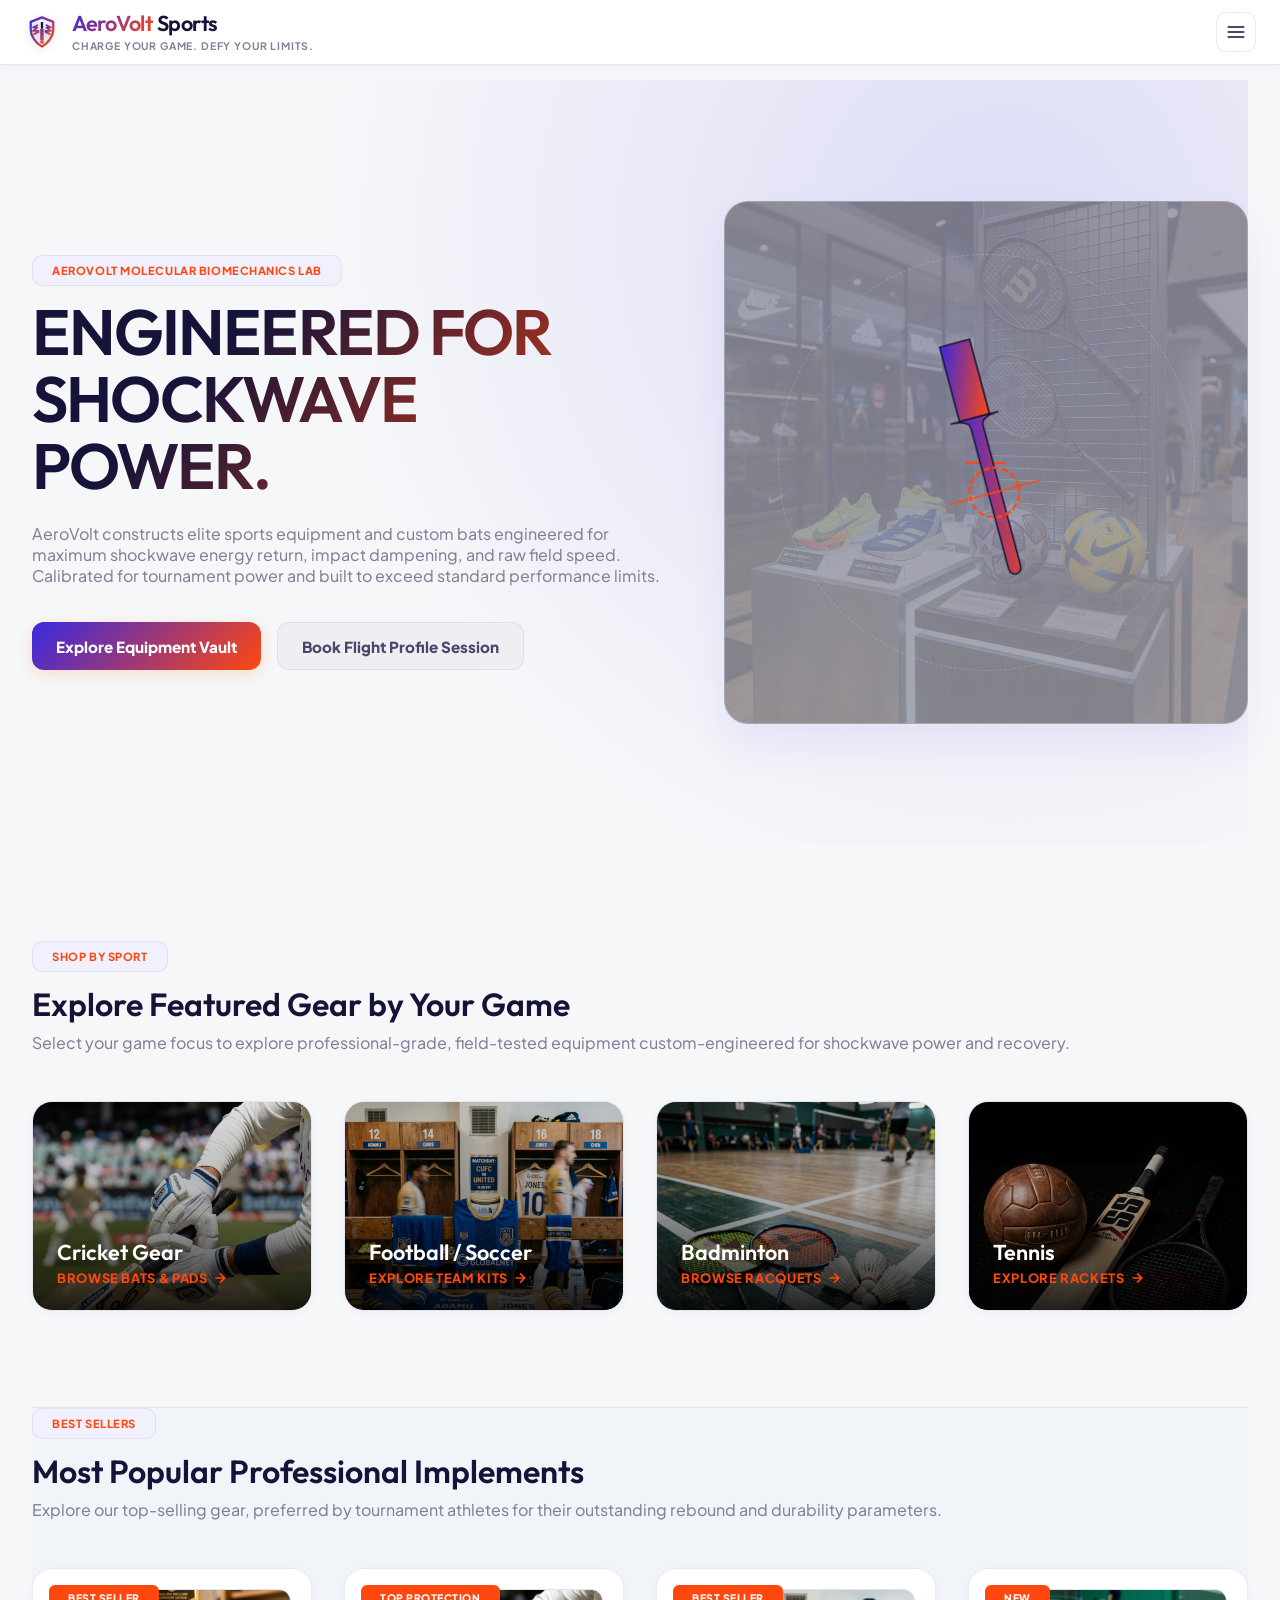
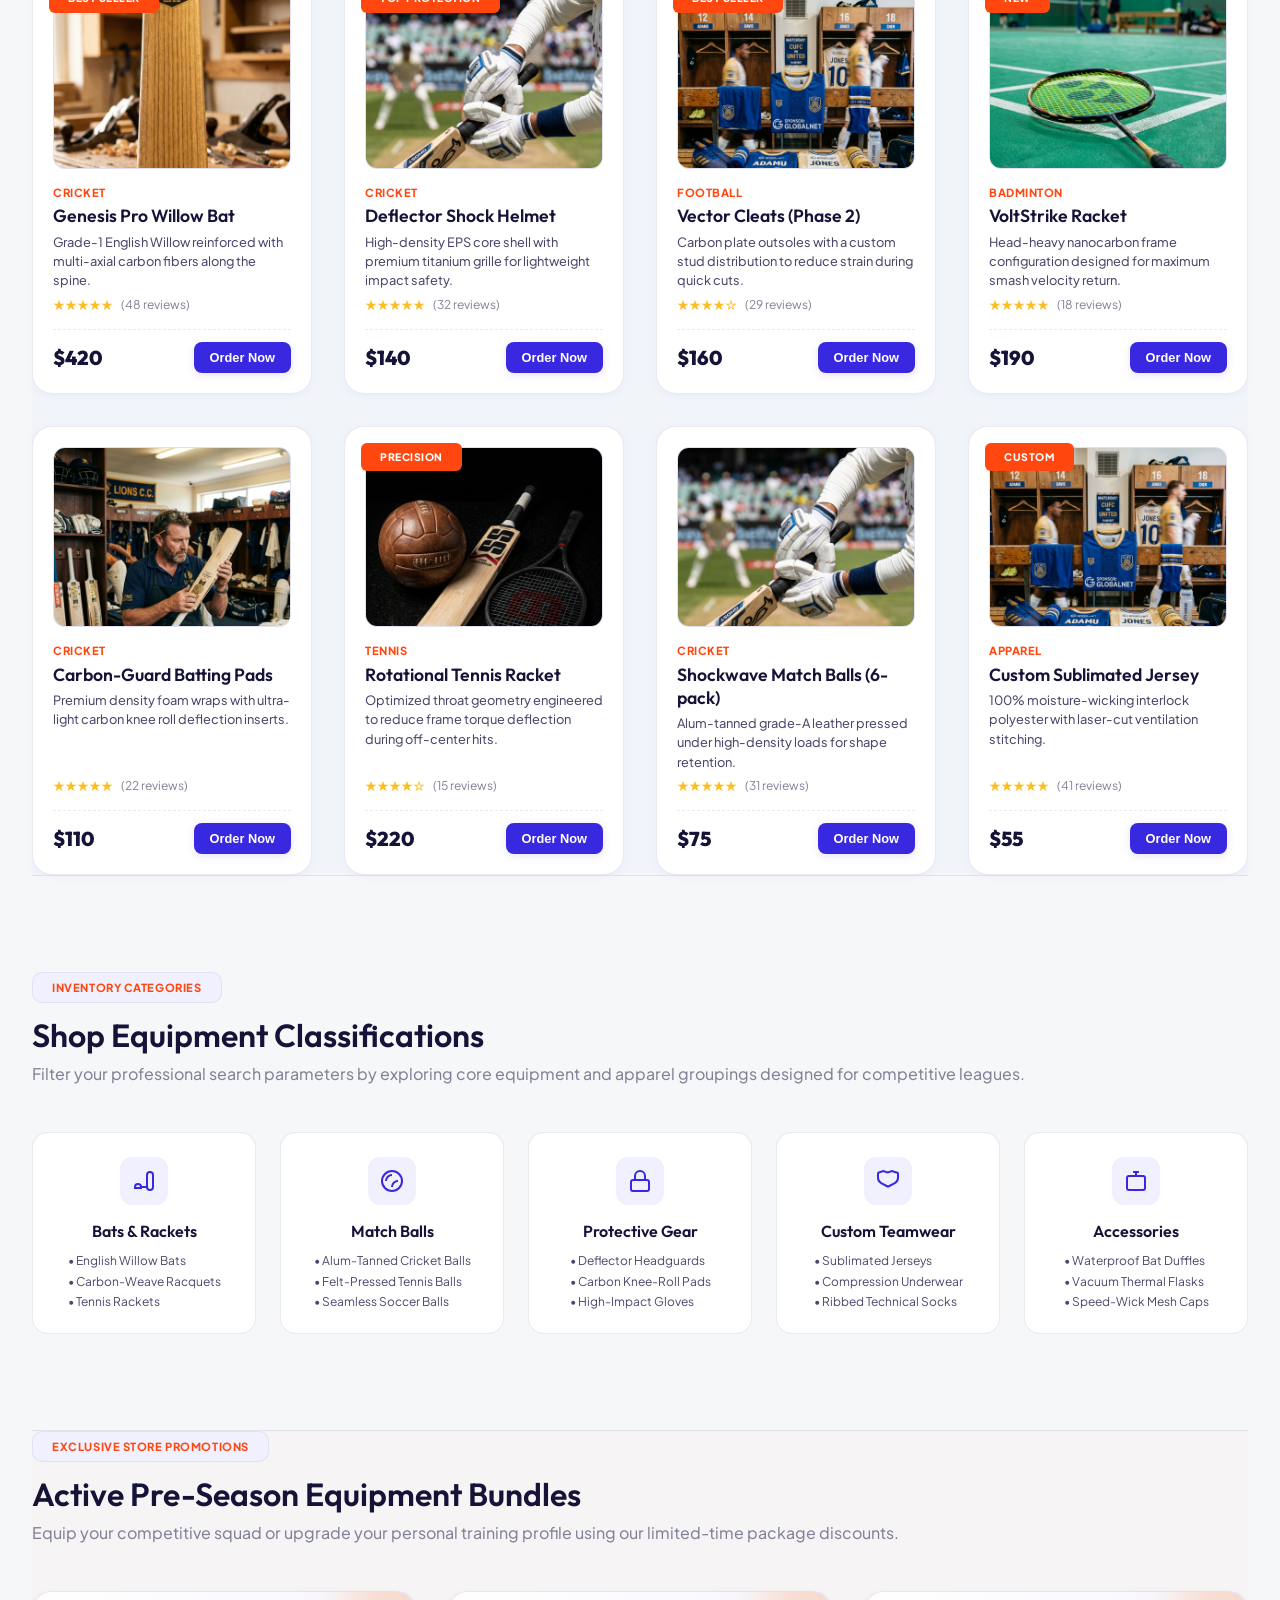
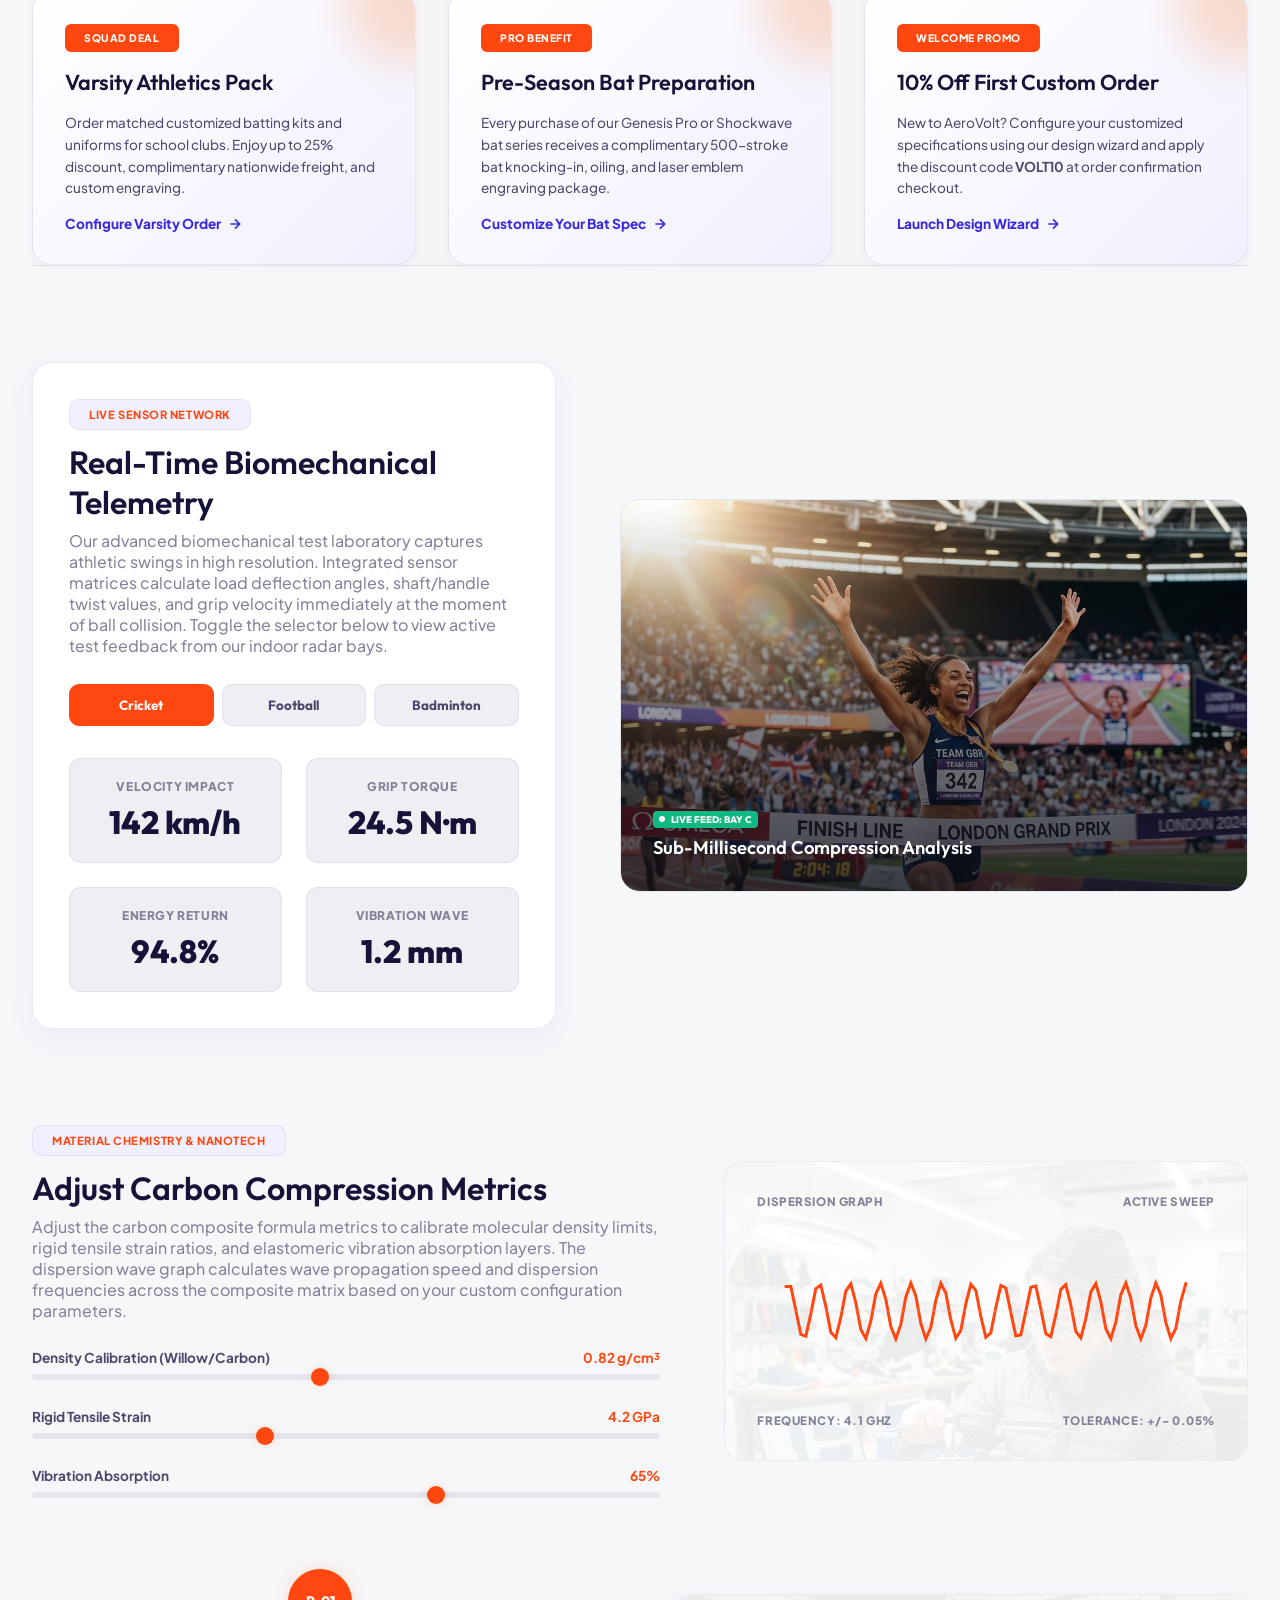
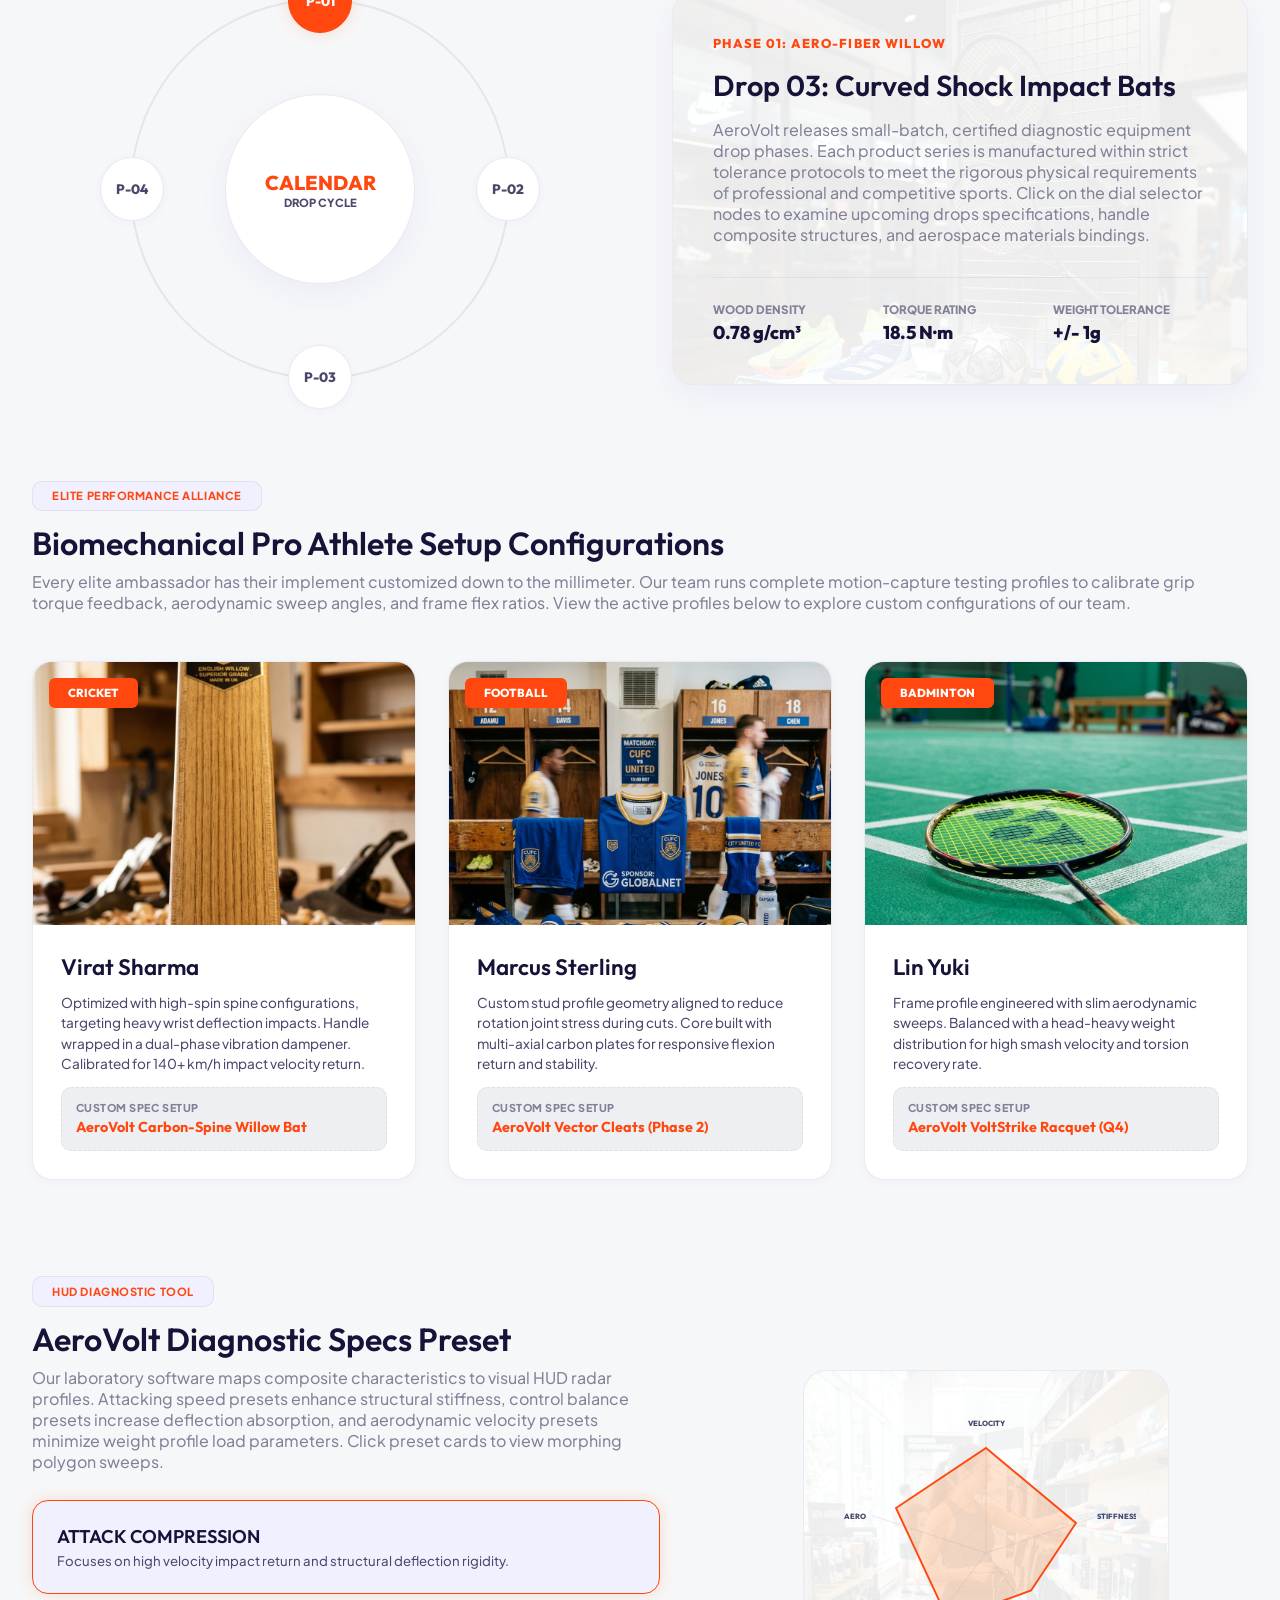
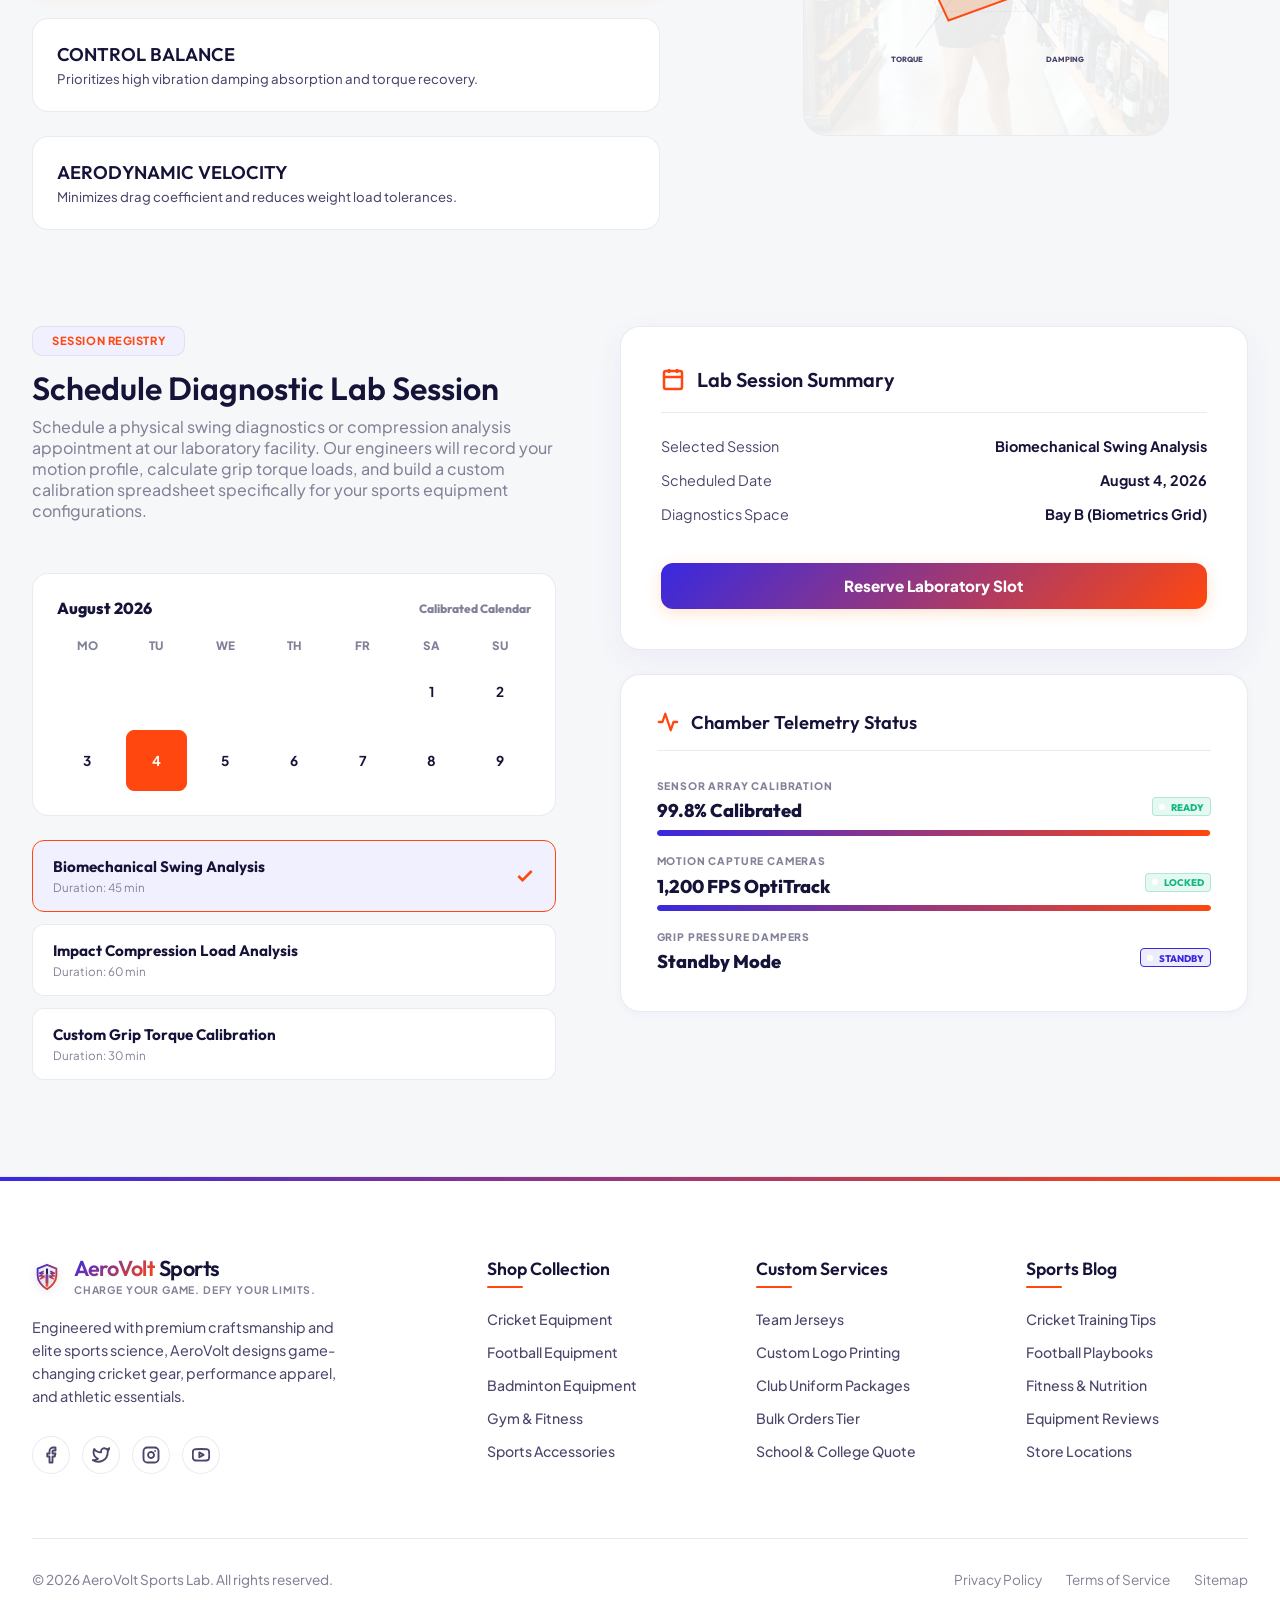
<file: index.html>
<!DOCTYPE html>
<html lang="en" data-theme="light" dir="ltr">
<head>
    <meta charset="UTF-8">
    <meta name="viewport" content="width=device-width, initial-scale=1.0">
    <meta name="description" content="AeroVolt Sports Lab - Charge Your Game, Defy Your Limits. Premium sports equipment, customized apparel, and professional gear.">
    <title>AeroVolt Sports Lab - Premium Sports Shop</title>
    
    <!-- Google Fonts: Outfit (headings) & Plus Jakarta Sans (UI/Body) -->
    <link rel="preconnect" href="https://fonts.googleapis.com">
    <link rel="preconnect" href="https://fonts.gstatic.com" crossorigin>
    <link href="https://fonts.googleapis.com/css2?family=Outfit:wght@400;500;600;700;800&family=Plus+Jakarta+Sans:wght@300;400;500;600;700;800&display=swap" rel="stylesheet">
    
    <style>
        /* ----------------------------------------------------
           1. DESIGN SYSTEM & CSS VARIABLES
        ---------------------------------------------------- */
        :root[data-theme="light"] {
            --bg-page: hsl(220, 20%, 97%);
            --bg-navbar: hsla(220, 20%, 97%, 0.85);
            --bg-card: hsl(0, 0%, 100%);
            --bg-hover: hsl(245, 100%, 97%);
            --bg-dropdown: hsla(0, 0%, 100%, 0.92);
            --input-bg: hsl(220, 20%, 94%);
            
            --text-primary: hsl(245, 50%, 15%);
            --text-secondary: hsl(245, 20%, 35%);
            --text-muted: hsl(240, 10%, 55%);
            
            --primary: hsl(245, 75%, 52%);
            --primary-hover: hsl(245, 75%, 45%);
            --primary-glow: rgba(79, 70, 229, 0.15);
            
            --accent: hsl(14, 100%, 53%); /* Sunset Orange */
            --accent-glow: rgba(249, 115, 22, 0.2);
            
            --border: hsla(245, 20%, 80%, 0.35);
            --border-hover: hsla(245, 20%, 70%, 0.5);
            --shadow-sm: 0 2px 8px rgba(79, 70, 229, 0.04);
            --shadow-md: 0 10px 30px rgba(79, 70, 229, 0.06);
            --shadow-lg: 0 20px 40px rgba(79, 70, 229, 0.08);
            
            --glass-blur: 16px;
        }

        :root[data-theme="dark"] {
            --bg-page: hsl(240, 35%, 6%);
            --bg-navbar: hsla(240, 35%, 6%, 0.85);
            --bg-card: hsl(240, 25%, 11%);
            --bg-hover: hsl(245, 30%, 18%);
            --bg-dropdown: hsla(240, 25%, 11%, 0.92);
            --input-bg: hsl(240, 35%, 4%);
            
            --text-primary: hsl(210, 40%, 98%);
            --text-secondary: hsl(240, 15%, 80%);
            --text-muted: hsl(240, 10%, 65%);
            
            --primary: hsl(245, 90%, 65%);
            --primary-hover: hsl(245, 90%, 72%);
            --primary-glow: rgba(129, 140, 248, 0.25);
            
            --accent: hsl(14, 100%, 55%); /* Neon Sunset Orange */
            --accent-glow: rgba(249, 115, 22, 0.25);
            
            --border: hsla(245, 20%, 25%, 0.4);
            --border-hover: hsla(245, 20%, 35%, 0.5);
            --shadow-sm: 0 2px 8px rgba(0, 0, 0, 0.2);
            --shadow-md: 0 10px 30px rgba(0, 0, 0, 0.3);
            --shadow-lg: 0 20px 40px rgba(0, 0, 0, 0.4);
            
            --glass-blur: 16px;
        }

        /* Base Resets */
        *, *::before, *::after {
            box-sizing: border-box;
            margin: 0;
            padding: 0;
            transition: background-color 0.3s ease, border-color 0.3s ease, color 0.3s ease, box-shadow 0.3s ease;
        }

        body {
            font-family: 'Plus Jakarta Sans', sans-serif;
            background-color: var(--bg-page);
            color: var(--text-primary);
            min-height: 100vh;
            overflow-x: hidden;
            display: flex;
            flex-direction: column;
        }

        /* ----------------------------------------------------
           2. HEADER & NAVIGATION BAR
        ---------------------------------------------------- */
        .header {
            position: fixed;
            top: 0;
            inset-inline-start: 0;
            width: 100%;
            z-index: 1000;
            background-color: var(--bg-navbar);
            backdrop-filter: blur(var(--glass-blur));
            -webkit-backdrop-filter: blur(var(--glass-blur));
            border-bottom: 1px solid var(--border);
            box-shadow: var(--shadow-sm);
        }

        .nav-container {
            max-width: 1440px;
            margin: 0 auto;
            padding: 0.75rem 2rem;
            display: grid;
            grid-template-columns: 1fr auto 1fr;
            align-items: center;
            position: relative;
        }

        .logo-section {
            display: flex;
            align-items: center;
            gap: 0.75rem;
            text-decoration: none;
            flex-shrink: 0;
            justify-self: start;
            transition: transform 0.3s ease;
        }

        .logo-section:hover .logo-badge {
            transform: translateY(-2px) rotate(-3deg) scale(1.05);
            filter: drop-shadow(0 4px 12px var(--primary-glow));
        }

        .logo-section:hover .logo-title span.highlight {
            filter: brightness(1.1);
        }

        #main-navigation {
            justify-self: center;
        }

        .logo-badge {
            display: flex;
            align-items: center;
            justify-content: center;
            filter: drop-shadow(0 2px 4px rgba(0, 0, 0, 0.15));
            animation: bounce-slow 4s infinite ease-in-out;
        }

        .logo-text-wrapper {
            display: flex;
            flex-direction: column;
            align-items: flex-start;
        }

        .logo-title {
            font-family: 'Outfit', sans-serif;
            font-size: 1.35rem;
            font-weight: 800;
            color: var(--text-primary);
            line-height: 1.1;
            letter-spacing: -0.02em;
            display: flex;
            align-items: center;
            gap: 0.25rem;
        }

        .logo-title span.highlight {
            background: linear-gradient(135deg, var(--primary), var(--accent));
            -webkit-background-clip: text;
            -webkit-text-fill-color: transparent;
        }

        .logo-tagline {
            font-size: 0.65rem;
            font-weight: 700;
            color: var(--text-muted);
            text-transform: uppercase;
            letter-spacing: 0.08em;
            margin-top: 0.15rem;
        }

        /* Center Navigation Menu */
        .nav-menu {
            display: flex !important;
            align-items: center !important;
            gap: 0.15rem !important;
            list-style: none !important;
            margin: 0 !important;
            padding: 0 !important;
        }

        .nav-item {
            position: relative;
        }

        .nav-link {
            display: flex;
            align-items: center;
            gap: 0.35rem;
            font-size: 0.82rem;
            font-weight: 700;
            color: var(--text-secondary);
            text-decoration: none;
            padding: 0.4rem 0.55rem;
            border-radius: 8px;
            cursor: pointer;
            position: relative;
            white-space: nowrap;
        }

        .nav-link::after {
            content: '';
            position: absolute;
            bottom: 2px;
            left: 50%;
            width: 0;
            height: 2px;
            background: linear-gradient(90deg, var(--primary), var(--accent));
            transition: width 0.3s cubic-bezier(0.25, 0.8, 0.25, 1), left 0.3s cubic-bezier(0.25, 0.8, 0.25, 1);
            border-radius: 2px;
            pointer-events: none;
        }

        .nav-link:hover::after,
        .nav-item.active .nav-link::after {
            width: 70%;
            left: 15%;
        }

        .nav-link:hover, .nav-item.active .nav-link {
            color: var(--primary);
            background-color: var(--bg-hover);
        }

        .nav-link svg.arrow-icon {
            width: 12px;
            height: 12px;
            transition: transform 0.2s ease;
            stroke-width: 3px;
        }

        .nav-item:hover .nav-link svg.arrow-icon {
            transform: translateY(1px);
        }

        /* Dropdown Menus */
        .dropdown-menu {
            position: absolute;
            top: 100%;
            inset-inline-start: 0;
            margin-top: 0.5rem;
            background-color: var(--bg-dropdown);
            backdrop-filter: blur(12px);
            -webkit-backdrop-filter: blur(12px);
            border: 1px solid var(--border);
            border-radius: 12px;
            box-shadow: var(--shadow-md);
            min-width: 150px;
            opacity: 0;
            visibility: hidden;
            transform: translateY(10px) scale(0.98);
            transition: transform 0.25s cubic-bezier(0.16, 1, 0.3, 1), opacity 0.25s ease, visibility 0.25s ease;
            z-index: 100;
            overflow: hidden;
            padding: 0.4rem;
        }

        .dropdown-menu::before {
            content: '';
            position: absolute;
            top: 0;
            left: 0;
            width: 100%;
            height: 3px;
            background: linear-gradient(90deg, var(--primary), var(--accent));
            z-index: 2;
        }

        .nav-item:hover .dropdown-menu {
            opacity: 1;
            visibility: visible;
            transform: translateY(0) scale(1);
        }

        .dropdown-item {
            display: block;
            padding: 0.5rem 0.75rem;
            font-size: 0.85rem;
            font-weight: 600;
            color: var(--text-secondary);
            text-decoration: none;
            border-radius: 6px;
            transition: all 0.2s ease;
            white-space: nowrap;
        }

        .dropdown-item:hover {
            color: var(--primary);
            background-color: var(--bg-hover);
            transform: translateX(4px);
        }

        [dir="rtl"] .dropdown-item:hover {
            transform: translateX(-4px);
        }

        /* Right Actions Layout */
        .actions-section {
            display: flex;
            align-items: center;
            gap: 0.75rem;
            flex-shrink: 0;
            justify-self: end;
        }

        /* Utility Toggle Buttons */
        .action-btn {
            background: none;
            border: 1px solid var(--border);
            border-radius: 10px;
            color: var(--text-secondary);
            cursor: pointer;
            display: flex;
            align-items: center;
            justify-content: center;
            width: 40px;
            height: 40px;
            position: relative;
            overflow: hidden;
            font-family: inherit;
            font-size: 0.8rem;
            font-weight: 700;
        }

        .action-btn:hover {
            border-color: var(--border-hover);
            color: var(--primary);
            background-color: var(--bg-hover);
            transform: translateY(-1px);
        }

        .action-btn:active {
            transform: translateY(0);
        }

        /* Dark Mode Button Icon Switcher */
        .theme-toggle svg {
            width: 20px;
            height: 20px;
            position: absolute;
            transition: transform 0.5s cubic-bezier(0.34, 1.56, 0.64, 1), opacity 0.3s ease;
        }

        .theme-toggle .sun-icon {
            opacity: 1;
            transform: rotate(0deg) scale(1);
        }

        .theme-toggle .moon-icon {
            opacity: 0;
            transform: rotate(-90deg) scale(0);
        }

        :root[data-theme="dark"] .theme-toggle .sun-icon {
            opacity: 0;
            transform: rotate(90deg) scale(0);
        }

        :root[data-theme="dark"] .theme-toggle .moon-icon {
            opacity: 1;
            transform: rotate(0deg) scale(1);
        }

        /* RTL Toggle Button */
        .rtl-toggle svg {
            width: 20px;
            height: 20px;
            transition: transform 0.3s ease;
        }

        .rtl-toggle:hover svg {
            animation: swap-arrow-slide 0.6s ease-in-out infinite alternate;
        }

        [dir="rtl"] .rtl-toggle:hover svg {
            animation: swap-arrow-slide-rtl 0.6s ease-in-out infinite alternate;
        }

        @keyframes swap-arrow-slide {
            0% {
                transform: translateX(0);
            }
            100% {
                transform: translateX(3px);
            }
        }

        @keyframes swap-arrow-slide-rtl {
            0% {
                transform: translateX(0);
            }
            100% {
                transform: translateX(-3px);
            }
        }

        /* Login Button */
        .login-btn {
            display: flex;
            align-items: center;
            gap: 0.5rem;
            background: linear-gradient(135deg, var(--primary), hsl(245, 75%, 40%));
            color: #ffffff;
            border: none;
            padding: 0.6rem 1.35rem;
            border-radius: 10px;
            font-size: 0.88rem;
            font-weight: 700;
            cursor: pointer;
            box-shadow: 0 4px 12px var(--primary-glow);
            text-decoration: none;
        }

        .login-btn:hover {
            box-shadow: 0 6px 18px var(--primary-glow);
            transform: translateY(-1.5px);
            filter: brightness(1.08);
        }

        .login-btn:active {
            transform: translateY(0);
        }

        .login-btn svg {
            width: 16px;
            height: 16px;
            stroke-width: 2.5;
        }

        /* Mobile Hamburger & Menu */
        .hamburger {
            display: none;
            flex-direction: column;
            justify-content: space-between;
            width: 22px;
            height: 18px;
            background: none;
            border: none;
            cursor: pointer;
            padding: 0;
            z-index: 1100;
            position: relative;
        }

        .hamburger span {
            width: 100%;
            height: 2.5px;
            background-color: var(--text-primary);
            border-radius: 4px;
            transition: all 0.3s cubic-bezier(0.645, 0.045, 0.355, 1);
        }

        /* Hamburger active morphing to close X */
        .hamburger.active span:nth-child(1) {
            transform: translateY(8px) rotate(45deg);
        }

        .hamburger.active span:nth-child(2) {
            opacity: 0;
            transform: translateX(-20px);
        }

        .hamburger.active span:nth-child(3) {
            transform: translateY(-8px) rotate(-45deg);
        }

        /* Drawer Dark Overlay Backdrop */
        .drawer-overlay {
            position: fixed;
            top: 0;
            left: 0;
            width: 100%;
            height: 100vh;
            background-color: rgba(0, 0, 0, 0.4);
            z-index: 1040;
            opacity: 0;
            visibility: hidden;
            transition: opacity 0.3s ease, visibility 0.3s ease;
        }
        
        .drawer-overlay.active {
            opacity: 1;
            visibility: visible;
        }

        .drawer-actions-item-wrapper,
        .drawer-header-item {
            display: none;
        }

        /* ----------------------------------------------------
           3. MAIN CONTAINER / DEMO BODY
        ---------------------------------------------------- */
        .demo-body {
            margin-top: 80px; /* offset navbar height */
            flex-grow: 1;
            display: flex;
            flex-direction: column;
        }

        /* Hero Banner */
        .hero-section {
            position: relative;
            padding: 6rem 2rem 5rem 2rem;
            overflow: hidden;
            display: flex;
            align-items: center;
            justify-content: center;
            text-align: center;
            background: radial-gradient(circle at 10% 20%, var(--primary-glow) 0%, transparent 45%),
                        radial-gradient(circle at 90% 80%, var(--accent-glow) 0%, transparent 45%);
            border-bottom: 1px solid var(--border);
        }

        .hero-content {
            max-width: 800px;
            position: relative;
            z-index: 2;
        }

        .hero-badge {
            display: inline-flex;
            align-items: center;
            gap: 0.5rem;
            background-color: var(--bg-hover);
            border: 1px solid var(--border);
            padding: 0.4rem 1rem;
            border-radius: 100px;
            font-size: 0.8rem;
            font-weight: 700;
            color: var(--primary);
            margin-bottom: 1.5rem;
            box-shadow: var(--shadow-sm);
        }

        .hero-badge span.pulse-dot {
            width: 8px;
            height: 8px;
            background-color: var(--accent);
            border-radius: 50%;
            position: relative;
        }

        .hero-badge span.pulse-dot::after {
            content: '';
            position: absolute;
            width: 100%;
            height: 100%;
            background-color: inherit;
            border-radius: inherit;
            top: 0;
            left: 0;
            animation: pulse-ring 1.8s infinite;
        }

        .hero-title {
            font-family: 'Outfit', sans-serif;
            font-size: 3.5rem;
            font-weight: 800;
            line-height: 1.15;
            letter-spacing: -0.03em;
            margin-bottom: 1.5rem;
            color: var(--text-primary);
        }

        .hero-title span.glow-text {
            background: linear-gradient(135deg, var(--primary), var(--accent));
            -webkit-background-clip: text;
            -webkit-text-fill-color: transparent;
            position: relative;
        }

        .hero-tagline {
            font-size: 1.25rem;
            font-weight: 500;
            color: var(--text-secondary);
            margin-bottom: 2.5rem;
            line-height: 1.6;
        }

        .hero-buttons {
            display: flex;
            align-items: center;
            justify-content: center;
            gap: 1rem;
        }

        .hero-btn-primary {
            background-color: var(--primary);
            color: #ffffff;
            border: none;
            padding: 0.85rem 2rem;
            border-radius: 12px;
            font-size: 1rem;
            font-weight: 700;
            cursor: pointer;
            box-shadow: 0 6px 20px var(--primary-glow);
            text-decoration: none;
            display: inline-flex;
            align-items: center;
            gap: 0.5rem;
        }

        .hero-btn-primary:hover {
            transform: translateY(-2px);
            box-shadow: 0 8px 24px var(--primary-glow);
            filter: brightness(1.08);
        }

        .hero-btn-secondary {
            background-color: var(--bg-card);
            color: var(--text-secondary);
            border: 1px solid var(--border);
            padding: 0.85rem 2rem;
            border-radius: 12px;
            font-size: 1rem;
            font-weight: 700;
            cursor: pointer;
            text-decoration: none;
            display: inline-flex;
            align-items: center;
            gap: 0.5rem;
        }

        .hero-btn-secondary:hover {
            border-color: var(--border-hover);
            color: var(--primary);
            background-color: var(--bg-hover);
            transform: translateY(-2px);
        }

        /* Features Section */
        .features-section {
            max-width: 1200px;
            margin: 0 auto;
            padding: 4rem 2rem;
            width: 100%;
        }

        .section-header {
            text-align: center;
            margin-bottom: 3rem;
        }

        .section-title {
            font-family: 'Outfit', sans-serif;
            font-size: 2rem;
            font-weight: 700;
            color: var(--text-primary);
            margin-bottom: 0.5rem;
        }

        .section-desc {
            font-size: 1rem;
            color: var(--text-muted);
        }

        .grid-container {
            display: grid;
            grid-template-columns: repeat(auto-fit, minmax(320px, 1fr));
            gap: 2rem;
        }

        .card {
            background-color: var(--bg-card);
            border: 1px solid var(--border);
            border-radius: 16px;
            padding: 2rem;
            box-shadow: var(--shadow-sm);
            position: relative;
            overflow: hidden;
            display: flex;
            flex-direction: column;
            gap: 1rem;
            z-index: 1;
        }

        .card::before {
            content: '';
            position: absolute;
            top: 0;
            left: 0;
            width: 100%;
            height: 4px;
            background: linear-gradient(90deg, var(--primary), var(--accent));
            opacity: 0;
            transition: opacity 0.4s ease;
            z-index: 2;
        }

        .card::after {
            content: '';
            position: absolute;
            top: 0;
            right: 0;
            width: 160px;
            height: 160px;
            background: radial-gradient(circle, var(--accent-glow), transparent 70%);
            opacity: 0;
            transition: opacity 0.4s ease;
            z-index: -1;
            pointer-events: none;
        }

        .card:hover {
            transform: translateY(-6px);
            box-shadow: var(--shadow-md), 0 10px 20px rgba(79, 70, 229, 0.05);
            border-color: var(--border-hover);
        }

        .card:hover::before,
        .card:hover::after {
            opacity: 1;
        }

        .card-icon {
            font-size: 2.2rem;
            display: inline-flex;
            margin-bottom: 0.5rem;
        }

        .card-title {
            font-family: 'Outfit', sans-serif;
            font-size: 1.25rem;
            font-weight: 700;
            color: var(--text-primary);
        }

        .card-body {
            font-size: 0.925rem;
            color: var(--text-secondary);
            line-height: 1.6;
        }

        .card-link {
            color: var(--primary);
            font-weight: 700;
            text-decoration: none;
            font-size: 0.9rem;
            display: inline-flex;
            align-items: center;
            gap: 0.25rem;
            margin-top: auto;
        }

        .card-link:hover {
            color: var(--primary-hover);
        }

        .card-link svg {
            width: 14px;
            height: 14px;
            transition: transform 0.2s ease;
        }

        .card-link:hover svg {
            transform: translateX(3px);
        }
        
        [dir="rtl"] .card-link:hover svg {
            transform: translateX(-3px);
        }

        /* ----------------------------------------------------
           4. RESPONSIVE MEDIA QUERIES (COLLAPSE AT 1320PX)
        ---------------------------------------------------- */
        @media (max-width: 1320px) {
            .header {
                backdrop-filter: none !important;
                -webkit-backdrop-filter: none !important;
                background-color: var(--bg-card);
                z-index: 1060;
            }

            .nav-container {
                padding: 0.75rem 1.5rem;
                display: flex;
                justify-content: space-between;
            }

            /* Toggle desktop menu hiding, hamburger showing */
            .hamburger {
                display: flex;
            }

            .hamburger.active {
                display: none !important;
            }

            .nav-menu {
                position: fixed;
                top: 0;
                inset-inline-end: -320px;
                width: 320px;
                height: 100vh;
                background-color: var(--bg-card);
                border-inline-start: 1px solid var(--border);
                box-shadow: var(--shadow-lg);
                flex-direction: column;
                align-items: stretch;
                padding: 0;
                gap: 0;
                z-index: 1050;
                transition: inset-inline-end 0.4s cubic-bezier(0.16, 1, 0.3, 1), visibility 0.4s cubic-bezier(0.16, 1, 0.3, 1);
                visibility: hidden;
                display: flex;
                overflow-y: auto;
            }

            .nav-menu.active {
                inset-inline-end: 0;
                visibility: visible;
            }

            .drawer-header-item {
                display: block;
                width: 100%;
                border-bottom: 1px solid var(--border);
                margin-bottom: 1rem;
            }

            .drawer-header {
                display: flex;
                align-items: center;
                justify-content: space-between;
                padding: 1.25rem 1.5rem;
                background-color: var(--bg-card);
            }

            .drawer-close-btn {
                background: none;
                border: none;
                color: var(--text-secondary);
                cursor: pointer;
                display: flex;
                align-items: center;
                justify-content: center;
                width: 32px;
                height: 32px;
                transition: all 0.2s ease;
                padding: 0;
            }

            .drawer-close-btn:hover {
                color: var(--primary);
                transform: scale(1.1);
            }

            .drawer-close-btn svg {
                width: 24px;
                height: 24px;
            }

            .nav-item {
                width: 100%;
                padding: 0 1.5rem;
            }

            .nav-link {
                justify-content: space-between;
                width: 100%;
                padding: 0.85rem 0;
                font-size: 0.95rem;
                border-bottom: 1px solid hsla(215, 20%, 80%, 0.1);
            }

            /* Submenu in mobile view acts as accordion */
            .dropdown-menu {
                position: static;
                display: none;
                width: 100%;
                opacity: 1;
                visibility: visible;
                transform: none;
                box-shadow: none;
                border: none;
                background-color: var(--bg-hover);
                padding: 0.25rem 0.5rem 0.5rem 0.5rem;
                margin-top: 0.25rem;
            }

            /* Disable desktop floating borders and underlines on mobile drawer */
            .nav-link::after,
            .dropdown-menu::before {
                display: none !important;
            }

            .nav-item.mobile-open .dropdown-menu {
                display: block;
            }

            .nav-item.mobile-open .nav-link svg.arrow-icon {
                transform: rotate(180deg);
            }

            .dropdown-item {
                padding: 0.6rem 1rem;
            }

            .actions-section {
                gap: 0.5rem;
            }

            .actions-section .theme-toggle,
            .actions-section .rtl-toggle,
            .actions-section .login-btn {
                display: none;
            }

            .drawer-actions-item-wrapper {
                display: block;
                margin-top: auto;
                padding: 1.5rem;
            }

            .drawer-divider {
                height: 1px;
                background-color: var(--border);
                margin-bottom: 1.5rem;
                opacity: 0.5;
            }

            .drawer-actions {
                display: flex;
                flex-direction: column;
                gap: 1rem;
                width: 100%;
            }

            .drawer-toggles-row {
                display: flex;
                align-items: center;
                justify-content: space-between;
                gap: 0.75rem;
                width: 100%;
            }

            .drawer-toggles-row .action-btn {
                flex: 1 !important;
                height: 44px !important;
                border-radius: 10px !important;
                border: 1px solid var(--border) !important;
                background-color: var(--bg-card) !important;
                color: var(--text-secondary) !important;
                display: flex !important;
                align-items: center !important;
                justify-content: center !important;
                position: relative;
                cursor: pointer;
                transition: all 0.3s ease;
                width: auto !important;
            }

            .drawer-toggles-row .action-btn:hover {
                border-color: var(--primary);
                background-color: var(--bg-hover);
                color: var(--primary);
            }


            .drawer-login-btn {
                width: 100% !important;
                height: 46px !important;
                justify-content: center !important;
                background: linear-gradient(135deg, var(--accent), hsl(350, 90%, 55%)) !important;
                box-shadow: 0 4px 15px var(--accent-glow) !important;
                border-radius: 10px !important;
                font-size: 0.95rem !important;
                font-weight: 700 !important;
                color: #ffffff !important;
                border: none !important;
                display: flex !important;
                align-items: center !important;
                gap: 0.5rem !important;
                transition: all 0.3s ease;
            }

            .drawer-login-btn:hover {
                box-shadow: 0 6px 20px rgba(249, 115, 22, 0.4) !important;
                transform: translateY(-1px);
                filter: brightness(1.05);
            }


        }

        @media (max-width: 580px) {
            .logo-tagline {
                display: none;
            }

            .logo-title {
                font-size: 1.15rem;
            }

            .hero-title {
                font-size: 2.2rem;
            }

            .hero-tagline {
                font-size: 1rem;
            }

            .hero-buttons {
                flex-direction: column;
                width: 100%;
            }

            .hero-btn-primary, .hero-btn-secondary {
                width: 100%;
                justify-content: center;
            }
        }

        /* ----------------------------------------------------
           5. SYSTEM KEYFRAMES & UTILITIES
        ---------------------------------------------------- */
        @keyframes bounce-slow {
            0%, 100% {
                transform: translateY(0) rotate(0deg);
            }
            50% {
                transform: translateY(-4px) rotate(5deg);
            }
        }

        @keyframes pulse-ring {
            0% {
                transform: scale(0.8);
                opacity: 0.5;
            }
            100% {
                transform: scale(2.2);
                opacity: 0;
            }
        }

        /* ----------------------------------------------------
           6. FOOTER STYLING & RESPONSIVENESS
        ---------------------------------------------------- */
        .footer {
            background-color: var(--bg-card);
            border-top: 1px solid var(--border);
            padding: 5rem 2rem 2rem 2rem;
            position: relative;
            overflow: hidden;
            margin-top: auto;
        }

        .footer::before {
            content: '';
            position: absolute;
            top: 0;
            left: 0;
            width: 100%;
            height: 4px;
            background: linear-gradient(90deg, var(--primary), var(--accent));
            z-index: 2;
        }

        .footer-container {
            max-width: 1440px;
            margin: 0 auto;
            display: grid;
            grid-template-columns: 2.2fr 1.2fr 1.2fr 1.2fr;
            gap: 3rem;
            padding-bottom: 4rem;
        }

        .footer-col {
            display: flex;
            flex-direction: column;
            gap: 1.25rem;
            text-align: start;
        }

        .brand-col .brand-desc {
            font-size: 0.9rem;
            color: var(--text-secondary);
            line-height: 1.6;
            max-width: 320px;
        }

        .social-links {
            display: flex;
            align-items: center;
            gap: 0.75rem;
            margin-top: 0.5rem;
        }

        .social-icon {
            display: flex;
            align-items: center;
            justify-content: center;
            width: 38px;
            height: 38px;
            border-radius: 50%;
            border: 1px solid var(--border);
            color: var(--text-secondary);
            background-color: var(--bg-card);
            transition: all 0.3s cubic-bezier(0.4, 0, 0.2, 1);
            text-decoration: none;
        }

        .social-icon:hover {
            background: linear-gradient(135deg, var(--accent), hsl(350, 90%, 55%));
            color: #ffffff;
            border-color: transparent;
            transform: translateY(-3px);
            box-shadow: 0 4px 12px var(--accent-glow);
        }

        .social-icon svg {
            width: 18px;
            height: 18px;
        }

        .footer-title {
            font-family: 'Outfit', sans-serif;
            font-size: 1.1rem;
            font-weight: 700;
            color: var(--text-primary);
            position: relative;
            padding-bottom: 0.5rem;
        }

        .footer-title::after {
            content: '';
            position: absolute;
            bottom: 0;
            inset-inline-start: 0;
            width: 36px;
            height: 2px;
            background-color: var(--accent);
            border-radius: 2px;
        }

        .footer-links-list {
            list-style: none;
            display: flex;
            flex-direction: column;
            gap: 0.75rem;
        }

        .footer-link {
            color: var(--text-secondary);
            text-decoration: none;
            font-size: 0.88rem;
            font-weight: 500;
            transition: all 0.25s ease;
            display: inline-flex;
            align-items: center;
        }

        .footer-link:hover {
            color: var(--primary-hover);
            transform: translateX(4px);
        }

        [dir="rtl"] .footer-link:hover {
            transform: translateX(-4px);
        }

        .contact-info-item {
            display: inline-flex;
            align-items: flex-start;
            gap: 0.6rem;
            font-size: 0.88rem;
            color: var(--text-secondary);
            line-height: 1.5;
            text-align: start;
        }

        .contact-info-item svg.contact-icon-svg {
            width: 16px;
            height: 16px;
            color: var(--accent);
            flex-shrink: 0;
            margin-top: 0.15rem;
        }

        .footer-bottom {
            border-top: 1px solid var(--border);
            padding-top: 2rem;
        }

        .footer-bottom-container {
            max-width: 1440px;
            margin: 0 auto;
            display: flex;
            align-items: center;
            justify-content: space-between;
            flex-wrap: wrap;
            gap: 1rem;
        }

        .copyright-text {
            font-size: 0.85rem;
            color: var(--text-muted);
        }

        .footer-bottom-links {
            display: flex;
            align-items: center;
            gap: 1.5rem;
        }

        .footer-bottom-link {
            font-size: 0.85rem;
            color: var(--text-muted);
            text-decoration: none;
            transition: color 0.2s ease;
        }

        .footer-bottom-link:hover {
            color: var(--primary);
        }

                /* Responsive Footer Media Queries */
        @media (max-width: 1024px) {
            .footer-container {
                grid-template-columns: repeat(3, 1fr);
                gap: 2.5rem;
            }
            .brand-col {
                grid-column: span 3;
                text-align: center;
                align-items: center;
                margin-bottom: 1.5rem;
            }
            .brand-col .footer-desc {
                max-width: 600px;
                margin: 0.75rem auto 1.5rem auto;
            }
            .brand-col .social-links {
                justify-content: center;
            }
        }

        @media (max-width: 768px) {
            .footer {
                padding: 4rem 1.25rem 2rem 1.25rem;
            }
            .footer-container {
                grid-template-columns: 1fr;
                gap: 2.5rem;
            }
            .brand-col {
                grid-column: span 1;
                text-align: center;
                align-items: center;
                margin-bottom: 0;
            }
            .footer-col {
                text-align: center;
            }
            .footer-col ul {
                padding: 0;
            }
            .footer-col ul li {
                justify-content: center;
            }
            .footer-bottom-container {
                flex-direction: column;
                align-items: center;
                text-align: center;
                gap: 1rem;
            }
            .footer-bottom-links {
                justify-content: center;
                flex-wrap: wrap;
                gap: 1rem;
            }
        }

        .section-tag {
            display: inline-block;
            font-size: 0.7rem;
            font-weight: 750;
            color: var(--accent);
            text-transform: uppercase;
            letter-spacing: 0.05em;
            background-color: var(--bg-hover);
            border: 1px solid var(--border);
            padding: 0.25rem 0.6rem;
            border-radius: 10px;
            width: fit-content;
            margin-bottom: 0.75rem;
        }

        /* 1. Hero Hologram */
        .hero-hologram-sec {
            background: radial-gradient(circle at 80% 20%, var(--primary-glow), transparent 60%);
            display: flex;
            align-items: center;
            min-height: 85vh;
            padding-top: 3rem;
            padding-bottom: 3rem;
        }

        .hero-grid {
            max-width: 1440px;
            margin: 0 auto;
            display: grid;
            grid-template-columns: 1.2fr 1fr;
            gap: 4rem;
            align-items: center;
            width: 100%;
        }

        .hero-title-main {
            font-family: 'Outfit', sans-serif;
            font-size: 4rem;
            font-weight: 900;
            line-height: 1.05;
            letter-spacing: -0.03em;
            margin-bottom: 1.5rem;
            background: linear-gradient(135deg, var(--text-primary) 30%, var(--accent));
            -webkit-background-clip: text;
            -webkit-text-fill-color: transparent;
        }

        .hero-actions-row {
            display: flex;
            gap: 1rem;
            flex-wrap: wrap;
            margin-top: 2.25rem; /* space between text and buttons */
        }

        .btn-primary {
            background: linear-gradient(135deg, var(--primary), var(--accent));
            color: #ffffff;
            font-family: inherit;
            font-size: 0.95rem;
            font-weight: 800;
            border: none;
            border-radius: 12px;
            padding: 0.85rem 1.5rem;
            cursor: pointer;
            display: flex;
            align-items: center;
            justify-content: center;
            gap: 0.5rem;
            box-shadow: 0 4px 15px var(--accent-glow);
            text-decoration: none;
            transition: all 0.3s cubic-bezier(0.25, 0.8, 0.25, 1);
        }

        .btn-primary:hover {
            box-shadow: 0 8px 24px var(--accent-glow);
            transform: translateY(-1.5px);
            filter: brightness(1.05);
        }

        .btn-secondary {
            background-color: var(--input-bg);
            border: 1.5px solid var(--border);
            color: var(--text-secondary);
            font-family: inherit;
            font-size: 0.95rem;
            font-weight: 800;
            border-radius: 12px;
            padding: 0.85rem 1.5rem;
            cursor: pointer;
            text-decoration: none;
            display: flex;
            align-items: center;
            justify-content: center;
            gap: 0.5rem;
            transition: all 0.3s ease;
        }

        .btn-secondary:hover {
            border-color: var(--accent);
            color: var(--accent);
            transform: translateY(-1px);
        }

        .btn-primary {
            background: linear-gradient(135deg, var(--primary), var(--accent));
            color: #ffffff;
            font-family: inherit;
            font-size: 0.95rem;
            font-weight: 800;
            border: none;
            border-radius: 12px;
            padding: 0.85rem 1.5rem;
            cursor: pointer;
            display: flex;
            align-items: center;
            justify-content: center;
            gap: 0.5rem;
            box-shadow: 0 4px 15px var(--accent-glow);
            text-decoration: none;
            transition: all 0.3s cubic-bezier(0.25, 0.8, 0.25, 1);
        }

        .btn-primary:hover {
            box-shadow: 0 8px 24px var(--accent-glow);
            transform: translateY(-1.5px);
            filter: brightness(1.05);
        }

        .btn-secondary {
            background-color: var(--input-bg);
            border: 1.5px solid var(--border);
            color: var(--text-secondary);
            font-family: inherit;
            font-size: 0.95rem;
            font-weight: 800;
            border-radius: 12px;
            padding: 0.85rem 1.5rem;
            cursor: pointer;
            text-decoration: none;
            display: flex;
            align-items: center;
            justify-content: center;
            gap: 0.5rem;
            transition: all 0.3s ease;
        }

        .btn-secondary:hover {
            border-color: var(--accent);
            color: var(--accent);
            transform: translateY(-1px);
        }

        .btn-primary {
            background: linear-gradient(135deg, var(--primary), var(--accent));
            color: #ffffff;
            font-family: inherit;
            font-size: 0.95rem;
            font-weight: 800;
            border: none;
            border-radius: 12px;
            padding: 0.85rem 1.5rem;
            cursor: pointer;
            display: flex;
            align-items: center;
            justify-content: center;
            gap: 0.5rem;
            box-shadow: 0 4px 15px var(--accent-glow);
            text-decoration: none;
            transition: all 0.3s cubic-bezier(0.25, 0.8, 0.25, 1);
        }

        .btn-primary:hover {
            box-shadow: 0 8px 24px var(--accent-glow);
            transform: translateY(-1.5px);
            filter: brightness(1.05);
        }

        .btn-secondary {
            background-color: var(--input-bg);
            border: 1.5px solid var(--border);
            color: var(--text-secondary);
            font-family: inherit;
            font-size: 0.95rem;
            font-weight: 800;
            border-radius: 12px;
            padding: 0.85rem 1.5rem;
            cursor: pointer;
            text-decoration: none;
            display: flex;
            align-items: center;
            justify-content: center;
            gap: 0.5rem;
            transition: all 0.3s ease;
        }

        .btn-secondary:hover {
            border-color: var(--accent);
            color: var(--accent);
            transform: translateY(-1px);
        }

        .btn-primary {
            background: linear-gradient(135deg, var(--primary), var(--accent));
            color: #ffffff;
            font-family: inherit;
            font-size: 0.95rem;
            font-weight: 800;
            border: none;
            border-radius: 12px;
            padding: 0.85rem 1.5rem;
            cursor: pointer;
            display: flex;
            align-items: center;
            justify-content: center;
            gap: 0.5rem;
            box-shadow: 0 4px 15px var(--accent-glow);
            text-decoration: none;
            transition: all 0.3s cubic-bezier(0.25, 0.8, 0.25, 1);
        }

        .btn-primary:hover {
            box-shadow: 0 8px 24px var(--accent-glow);
            transform: translateY(-1.5px);
            filter: brightness(1.05);
        }

        .btn-secondary {
            background-color: var(--input-bg);
            border: 1.5px solid var(--border);
            color: var(--text-secondary);
            font-family: inherit;
            font-size: 0.95rem;
            font-weight: 800;
            border-radius: 12px;
            padding: 0.85rem 1.5rem;
            cursor: pointer;
            text-decoration: none;
            display: flex;
            align-items: center;
            justify-content: center;
            gap: 0.5rem;
            transition: all 0.3s ease;
        }

        .btn-secondary:hover {
            border-color: var(--accent);
            color: var(--accent);
            transform: translateY(-1px);
        }

        .btn-primary {
            background: linear-gradient(135deg, var(--primary), var(--accent));
            color: #ffffff;
            font-family: inherit;
            font-size: 0.95rem;
            font-weight: 800;
            border: none;
            border-radius: 12px;
            padding: 0.85rem 1.5rem;
            cursor: pointer;
            display: flex;
            align-items: center;
            justify-content: center;
            gap: 0.5rem;
            box-shadow: 0 4px 15px var(--accent-glow);
            text-decoration: none;
            transition: all 0.3s cubic-bezier(0.25, 0.8, 0.25, 1);
        }

        .btn-primary:hover {
            box-shadow: 0 8px 24px var(--accent-glow);
            transform: translateY(-1.5px);
            filter: brightness(1.05);
        }

        .btn-secondary {
            background-color: var(--input-bg);
            border: 1.5px solid var(--border);
            color: var(--text-secondary);
            font-family: inherit;
            font-size: 0.95rem;
            font-weight: 800;
            border-radius: 12px;
            padding: 0.85rem 1.5rem;
            cursor: pointer;
            text-decoration: none;
            display: flex;
            align-items: center;
            justify-content: center;
            gap: 0.5rem;
            transition: all 0.3s ease;
        }

        .btn-secondary:hover {
            border-color: var(--accent);
            color: var(--accent);
            transform: translateY(-1px);
        }

        .btn-primary {
            background: linear-gradient(135deg, var(--primary), var(--accent));
            color: #ffffff;
            font-family: inherit;
            font-size: 0.95rem;
            font-weight: 800;
            border: none;
            border-radius: 12px;
            padding: 0.85rem 1.5rem;
            cursor: pointer;
            display: flex;
            align-items: center;
            justify-content: center;
            gap: 0.5rem;
            box-shadow: 0 4px 15px var(--accent-glow);
            text-decoration: none;
            transition: all 0.3s cubic-bezier(0.25, 0.8, 0.25, 1);
        }

        .btn-primary:hover {
            box-shadow: 0 8px 24px var(--accent-glow);
            transform: translateY(-1.5px);
            filter: brightness(1.05);
        }

        .btn-secondary {
            background-color: var(--input-bg);
            border: 1.5px solid var(--border);
            color: var(--text-secondary);
            font-family: inherit;
            font-size: 0.95rem;
            font-weight: 800;
            border-radius: 12px;
            padding: 0.85rem 1.5rem;
            cursor: pointer;
            text-decoration: none;
            display: flex;
            align-items: center;
            justify-content: center;
            gap: 0.5rem;
            transition: all 0.3s ease;
        }

        .btn-secondary:hover {
            border-color: var(--accent);
            color: var(--accent);
            transform: translateY(-1px);
        }

        .btn-primary {
            background: linear-gradient(135deg, var(--primary), var(--accent));
            color: #ffffff;
            font-family: inherit;
            font-size: 0.95rem;
            font-weight: 800;
            border: none;
            border-radius: 12px;
            padding: 0.85rem 1.5rem;
            cursor: pointer;
            display: flex;
            align-items: center;
            justify-content: center;
            gap: 0.5rem;
            box-shadow: 0 4px 15px var(--accent-glow);
            text-decoration: none;
            transition: all 0.3s cubic-bezier(0.25, 0.8, 0.25, 1);
        }

        .btn-primary:hover {
            box-shadow: 0 8px 24px var(--accent-glow);
            transform: translateY(-1.5px);
            filter: brightness(1.05);
        }

        .btn-secondary {
            background-color: var(--input-bg);
            border: 1.5px solid var(--border);
            color: var(--text-secondary);
            font-family: inherit;
            font-size: 0.95rem;
            font-weight: 800;
            border-radius: 12px;
            padding: 0.85rem 1.5rem;
            cursor: pointer;
            text-decoration: none;
            display: flex;
            align-items: center;
            justify-content: center;
            gap: 0.5rem;
            transition: all 0.3s ease;
        }

        .btn-secondary:hover {
            border-color: var(--accent);
            color: var(--accent);
            transform: translateY(-1px);
        }

        .btn-primary {
            background: linear-gradient(135deg, var(--primary), var(--accent));
            color: #ffffff;
            font-family: inherit;
            font-size: 0.95rem;
            font-weight: 800;
            border: none;
            border-radius: 12px;
            padding: 0.85rem 1.5rem;
            cursor: pointer;
            display: flex;
            align-items: center;
            justify-content: center;
            gap: 0.5rem;
            box-shadow: 0 4px 15px var(--accent-glow);
            text-decoration: none;
            transition: all 0.3s cubic-bezier(0.25, 0.8, 0.25, 1);
        }

        .btn-primary:hover {
            box-shadow: 0 8px 24px var(--accent-glow);
            transform: translateY(-1.5px);
            filter: brightness(1.05);
        }

        .btn-secondary {
            background-color: var(--input-bg);
            border: 1.5px solid var(--border);
            color: var(--text-secondary);
            font-family: inherit;
            font-size: 0.95rem;
            font-weight: 800;
            border-radius: 12px;
            padding: 0.85rem 1.5rem;
            cursor: pointer;
            text-decoration: none;
            display: flex;
            align-items: center;
            justify-content: center;
            gap: 0.5rem;
            transition: all 0.3s ease;
        }

        .btn-secondary:hover {
            border-color: var(--accent);
            color: var(--accent);
            transform: translateY(-1px);
        }

        .btn-primary {
            background: linear-gradient(135deg, var(--primary), var(--accent));
            color: #ffffff;
            font-family: inherit;
            font-size: 0.95rem;
            font-weight: 800;
            border: none;
            border-radius: 12px;
            padding: 0.85rem 1.5rem;
            cursor: pointer;
            display: flex;
            align-items: center;
            justify-content: center;
            gap: 0.5rem;
            box-shadow: 0 4px 15px var(--accent-glow);
            text-decoration: none;
            transition: all 0.3s cubic-bezier(0.25, 0.8, 0.25, 1);
        }

        .btn-primary:hover {
            box-shadow: 0 8px 24px var(--accent-glow);
            transform: translateY(-1.5px);
            filter: brightness(1.05);
        }

        .btn-secondary {
            background-color: var(--input-bg);
            border: 1.5px solid var(--border);
            color: var(--text-secondary);
            font-family: inherit;
            font-size: 0.95rem;
            font-weight: 800;
            border-radius: 12px;
            padding: 0.85rem 1.5rem;
            cursor: pointer;
            text-decoration: none;
            display: flex;
            align-items: center;
            justify-content: center;
            gap: 0.5rem;
            transition: all 0.3s ease;
        }

        .btn-secondary:hover {
            border-color: var(--accent);
            color: var(--accent);
            transform: translateY(-1px);
        }

        .btn-primary {
            background: linear-gradient(135deg, var(--primary), var(--accent));
            color: #ffffff;
            font-family: inherit;
            font-size: 0.95rem;
            font-weight: 800;
            border: none;
            border-radius: 12px;
            padding: 0.85rem 1.5rem;
            cursor: pointer;
            display: flex;
            align-items: center;
            justify-content: center;
            gap: 0.5rem;
            box-shadow: 0 4px 15px var(--accent-glow);
            text-decoration: none;
            transition: all 0.3s cubic-bezier(0.25, 0.8, 0.25, 1);
        }

        .btn-primary:hover {
            box-shadow: 0 8px 24px var(--accent-glow);
            transform: translateY(-1.5px);
            filter: brightness(1.05);
        }

        .btn-secondary {
            background-color: var(--input-bg);
            border: 1.5px solid var(--border);
            color: var(--text-secondary);
            font-family: inherit;
            font-size: 0.95rem;
            font-weight: 800;
            border-radius: 12px;
            padding: 0.85rem 1.5rem;
            cursor: pointer;
            text-decoration: none;
            display: flex;
            align-items: center;
            justify-content: center;
            gap: 0.5rem;
            transition: all 0.3s ease;
        }

        .btn-secondary:hover {
            border-color: var(--accent);
            color: var(--accent);
            transform: translateY(-1px);
        }

        .btn-primary {
            background: linear-gradient(135deg, var(--primary), var(--accent));
            color: #ffffff;
            font-family: inherit;
            font-size: 0.95rem;
            font-weight: 800;
            border: none;
            border-radius: 12px;
            padding: 0.85rem 1.5rem;
            cursor: pointer;
            display: flex;
            align-items: center;
            justify-content: center;
            gap: 0.5rem;
            box-shadow: 0 4px 15px var(--accent-glow);
            text-decoration: none;
            transition: all 0.3s cubic-bezier(0.25, 0.8, 0.25, 1);
        }

        .btn-primary:hover {
            box-shadow: 0 8px 24px var(--accent-glow);
            transform: translateY(-1.5px);
            filter: brightness(1.05);
        }

        .btn-secondary {
            background-color: var(--input-bg);
            border: 1.5px solid var(--border);
            color: var(--text-secondary);
            font-family: inherit;
            font-size: 0.95rem;
            font-weight: 800;
            border-radius: 12px;
            padding: 0.85rem 1.5rem;
            cursor: pointer;
            text-decoration: none;
            display: flex;
            align-items: center;
            justify-content: center;
            gap: 0.5rem;
            transition: all 0.3s ease;
        }

        .btn-secondary:hover {
            border-color: var(--accent);
            color: var(--accent);
            transform: translateY(-1px);
        }

        .btn-primary {
            background: linear-gradient(135deg, var(--primary), var(--accent));
            color: #ffffff;
            font-family: inherit;
            font-size: 0.95rem;
            font-weight: 800;
            border: none;
            border-radius: 12px;
            padding: 0.85rem 1.5rem;
            cursor: pointer;
            display: flex;
            align-items: center;
            justify-content: center;
            gap: 0.5rem;
            box-shadow: 0 4px 15px var(--accent-glow);
            text-decoration: none;
            transition: all 0.3s cubic-bezier(0.25, 0.8, 0.25, 1);
        }

        .btn-primary:hover {
            box-shadow: 0 8px 24px var(--accent-glow);
            transform: translateY(-1.5px);
            filter: brightness(1.05);
        }

        .btn-secondary {
            background-color: var(--input-bg);
            border: 1.5px solid var(--border);
            color: var(--text-secondary);
            font-family: inherit;
            font-size: 0.95rem;
            font-weight: 800;
            border-radius: 12px;
            padding: 0.85rem 1.5rem;
            cursor: pointer;
            text-decoration: none;
            display: flex;
            align-items: center;
            justify-content: center;
            gap: 0.5rem;
            transition: all 0.3s ease;
        }

        .btn-secondary:hover {
            border-color: var(--accent);
            color: var(--accent);
            transform: translateY(-1px);
        }

        .btn-primary {
            background: linear-gradient(135deg, var(--primary), var(--accent));
            color: #ffffff;
            font-family: inherit;
            font-size: 0.95rem;
            font-weight: 800;
            border: none;
            border-radius: 12px;
            padding: 0.85rem 1.5rem;
            cursor: pointer;
            display: flex;
            align-items: center;
            justify-content: center;
            gap: 0.5rem;
            box-shadow: 0 4px 15px var(--accent-glow);
            text-decoration: none;
            transition: all 0.3s cubic-bezier(0.25, 0.8, 0.25, 1);
        }

        .btn-primary:hover {
            box-shadow: 0 8px 24px var(--accent-glow);
            transform: translateY(-1.5px);
            filter: brightness(1.05);
        }

        .btn-secondary {
            background-color: var(--input-bg);
            border: 1.5px solid var(--border);
            color: var(--text-secondary);
            font-family: inherit;
            font-size: 0.95rem;
            font-weight: 800;
            border-radius: 12px;
            padding: 0.85rem 1.5rem;
            cursor: pointer;
            text-decoration: none;
            display: flex;
            align-items: center;
            justify-content: center;
            gap: 0.5rem;
            transition: all 0.3s ease;
        }

        .btn-secondary:hover {
            border-color: var(--accent);
            color: var(--accent);
            transform: translateY(-1px);
        }

        .btn-primary {
            background: linear-gradient(135deg, var(--primary), var(--accent));
            color: #ffffff;
            font-family: inherit;
            font-size: 0.95rem;
            font-weight: 800;
            border: none;
            border-radius: 12px;
            padding: 0.85rem 1.5rem;
            cursor: pointer;
            display: flex;
            align-items: center;
            justify-content: center;
            gap: 0.5rem;
            box-shadow: 0 4px 15px var(--accent-glow);
            text-decoration: none;
            transition: all 0.3s cubic-bezier(0.25, 0.8, 0.25, 1);
        }

        .btn-primary:hover {
            box-shadow: 0 8px 24px var(--accent-glow);
            transform: translateY(-1.5px);
            filter: brightness(1.05);
        }

        .btn-secondary {
            background-color: var(--input-bg);
            border: 1.5px solid var(--border);
            color: var(--text-secondary);
            font-family: inherit;
            font-size: 0.95rem;
            font-weight: 800;
            border-radius: 12px;
            padding: 0.85rem 1.5rem;
            cursor: pointer;
            text-decoration: none;
            display: flex;
            align-items: center;
            justify-content: center;
            gap: 0.5rem;
            transition: all 0.3s ease;
        }

        .btn-secondary:hover {
            border-color: var(--accent);
            color: var(--accent);
            transform: translateY(-1px);
        }

        .btn-primary {
            background: linear-gradient(135deg, var(--primary), var(--accent));
            color: #ffffff;
            font-family: inherit;
            font-size: 0.95rem;
            font-weight: 800;
            border: none;
            border-radius: 12px;
            padding: 0.85rem 1.5rem;
            cursor: pointer;
            display: flex;
            align-items: center;
            justify-content: center;
            gap: 0.5rem;
            box-shadow: 0 4px 15px var(--accent-glow);
            text-decoration: none;
            transition: all 0.3s cubic-bezier(0.25, 0.8, 0.25, 1);
        }

        .btn-primary:hover {
            box-shadow: 0 8px 24px var(--accent-glow);
            transform: translateY(-1.5px);
            filter: brightness(1.05);
        }

        .btn-secondary {
            background-color: var(--input-bg);
            border: 1.5px solid var(--border);
            color: var(--text-secondary);
            font-family: inherit;
            font-size: 0.95rem;
            font-weight: 800;
            border-radius: 12px;
            padding: 0.85rem 1.5rem;
            cursor: pointer;
            text-decoration: none;
            display: flex;
            align-items: center;
            justify-content: center;
            gap: 0.5rem;
            transition: all 0.3s ease;
        }

        .btn-secondary:hover {
            border-color: var(--accent);
            color: var(--accent);
            transform: translateY(-1px);
        }

        .btn-primary {
            background: linear-gradient(135deg, var(--primary), var(--accent));
            color: #ffffff;
            font-family: inherit;
            font-size: 0.95rem;
            font-weight: 800;
            border: none;
            border-radius: 12px;
            padding: 0.85rem 1.5rem;
            cursor: pointer;
            display: flex;
            align-items: center;
            justify-content: center;
            gap: 0.5rem;
            box-shadow: 0 4px 15px var(--accent-glow);
            text-decoration: none;
            transition: all 0.3s cubic-bezier(0.25, 0.8, 0.25, 1);
        }

        .btn-primary:hover {
            box-shadow: 0 8px 24px var(--accent-glow);
            transform: translateY(-1.5px);
            filter: brightness(1.05);
        }

        .btn-secondary {
            background-color: var(--input-bg);
            border: 1.5px solid var(--border);
            color: var(--text-secondary);
            font-family: inherit;
            font-size: 0.95rem;
            font-weight: 800;
            border-radius: 12px;
            padding: 0.85rem 1.5rem;
            cursor: pointer;
            text-decoration: none;
            display: flex;
            align-items: center;
            justify-content: center;
            gap: 0.5rem;
            transition: all 0.3s ease;
        }

        .btn-secondary:hover {
            border-color: var(--accent);
            color: var(--accent);
            transform: translateY(-1px);
        }

        .btn-primary {
            background: linear-gradient(135deg, var(--primary), var(--accent));
            color: #ffffff;
            font-family: inherit;
            font-size: 0.95rem;
            font-weight: 800;
            border: none;
            border-radius: 12px;
            padding: 0.85rem 1.5rem;
            cursor: pointer;
            display: flex;
            align-items: center;
            justify-content: center;
            gap: 0.5rem;
            box-shadow: 0 4px 15px var(--accent-glow);
            text-decoration: none;
            transition: all 0.3s cubic-bezier(0.25, 0.8, 0.25, 1);
        }

        .btn-primary:hover {
            box-shadow: 0 8px 24px var(--accent-glow);
            transform: translateY(-1.5px);
            filter: brightness(1.05);
        }

        .btn-secondary {
            background-color: var(--input-bg);
            border: 1.5px solid var(--border);
            color: var(--text-secondary);
            font-family: inherit;
            font-size: 0.95rem;
            font-weight: 800;
            border-radius: 12px;
            padding: 0.85rem 1.5rem;
            cursor: pointer;
            text-decoration: none;
            display: flex;
            align-items: center;
            justify-content: center;
            gap: 0.5rem;
            transition: all 0.3s ease;
        }

        .btn-secondary:hover {
            border-color: var(--accent);
            color: var(--accent);
            transform: translateY(-1px);
        }

        .btn-primary {
            background: linear-gradient(135deg, var(--primary), var(--accent));
            color: #ffffff;
            font-family: inherit;
            font-size: 0.95rem;
            font-weight: 800;
            border: none;
            border-radius: 12px;
            padding: 0.85rem 1.5rem;
            cursor: pointer;
            display: flex;
            align-items: center;
            justify-content: center;
            gap: 0.5rem;
            box-shadow: 0 4px 15px var(--accent-glow);
            text-decoration: none;
            transition: all 0.3s cubic-bezier(0.25, 0.8, 0.25, 1);
        }

        .btn-primary:hover {
            box-shadow: 0 8px 24px var(--accent-glow);
            transform: translateY(-1.5px);
            filter: brightness(1.05);
        }

        .btn-secondary {
            background-color: var(--input-bg);
            border: 1.5px solid var(--border);
            color: var(--text-secondary);
            font-family: inherit;
            font-size: 0.95rem;
            font-weight: 800;
            border-radius: 12px;
            padding: 0.85rem 1.5rem;
            cursor: pointer;
            text-decoration: none;
            display: flex;
            align-items: center;
            justify-content: center;
            gap: 0.5rem;
            transition: all 0.3s ease;
        }

        .btn-secondary:hover {
            border-color: var(--accent);
            color: var(--accent);
            transform: translateY(-1px);
        }

        .btn-primary {
            background: linear-gradient(135deg, var(--primary), var(--accent));
            color: #ffffff;
            font-family: inherit;
            font-size: 0.95rem;
            font-weight: 800;
            border: none;
            border-radius: 12px;
            padding: 0.85rem 1.5rem;
            cursor: pointer;
            display: flex;
            align-items: center;
            justify-content: center;
            gap: 0.5rem;
            box-shadow: 0 4px 15px var(--accent-glow);
            text-decoration: none;
            transition: all 0.3s cubic-bezier(0.25, 0.8, 0.25, 1);
        }

        .btn-primary:hover {
            box-shadow: 0 8px 24px var(--accent-glow);
            transform: translateY(-1.5px);
            filter: brightness(1.05);
        }

        .btn-secondary {
            background-color: var(--input-bg);
            border: 1.5px solid var(--border);
            color: var(--text-secondary);
            font-family: inherit;
            font-size: 0.95rem;
            font-weight: 800;
            border-radius: 12px;
            padding: 0.85rem 1.5rem;
            cursor: pointer;
            text-decoration: none;
            display: flex;
            align-items: center;
            justify-content: center;
            gap: 0.5rem;
            transition: all 0.3s ease;
        }

        .btn-secondary:hover {
            border-color: var(--accent);
            color: var(--accent);
            transform: translateY(-1px);
        }

        .btn-primary {
            background: linear-gradient(135deg, var(--primary), var(--accent));
            color: #ffffff;
            font-family: inherit;
            font-size: 0.95rem;
            font-weight: 800;
            border: none;
            border-radius: 12px;
            padding: 0.85rem 1.5rem;
            cursor: pointer;
            display: flex;
            align-items: center;
            justify-content: center;
            gap: 0.5rem;
            box-shadow: 0 4px 15px var(--accent-glow);
            text-decoration: none;
            transition: all 0.3s cubic-bezier(0.25, 0.8, 0.25, 1);
        }

        .btn-primary:hover {
            box-shadow: 0 8px 24px var(--accent-glow);
            transform: translateY(-1.5px);
            filter: brightness(1.05);
        }

        .btn-secondary {
            background-color: var(--input-bg);
            border: 1.5px solid var(--border);
            color: var(--text-secondary);
            font-family: inherit;
            font-size: 0.95rem;
            font-weight: 800;
            border-radius: 12px;
            padding: 0.85rem 1.5rem;
            cursor: pointer;
            text-decoration: none;
            display: flex;
            align-items: center;
            justify-content: center;
            gap: 0.5rem;
            transition: all 0.3s ease;
        }

        .btn-secondary:hover {
            border-color: var(--accent);
            color: var(--accent);
            transform: translateY(-1px);
        }

        .btn-primary {
            background: linear-gradient(135deg, var(--primary), var(--accent));
            color: #ffffff;
            font-family: inherit;
            font-size: 0.95rem;
            font-weight: 800;
            border: none;
            border-radius: 12px;
            padding: 0.85rem 1.5rem;
            cursor: pointer;
            display: flex;
            align-items: center;
            justify-content: center;
            gap: 0.5rem;
            box-shadow: 0 4px 15px var(--accent-glow);
            text-decoration: none;
            transition: all 0.3s cubic-bezier(0.25, 0.8, 0.25, 1);
        }

        .btn-primary:hover {
            box-shadow: 0 8px 24px var(--accent-glow);
            transform: translateY(-1.5px);
            filter: brightness(1.05);
        }

        .btn-secondary {
            background-color: var(--input-bg);
            border: 1.5px solid var(--border);
            color: var(--text-secondary);
            font-family: inherit;
            font-size: 0.95rem;
            font-weight: 800;
            border-radius: 12px;
            padding: 0.85rem 1.5rem;
            cursor: pointer;
            text-decoration: none;
            display: flex;
            align-items: center;
            justify-content: center;
            gap: 0.5rem;
            transition: all 0.3s ease;
        }

        .btn-secondary:hover {
            border-color: var(--accent);
            color: var(--accent);
            transform: translateY(-1px);
        }

        .btn-primary {
            background: linear-gradient(135deg, var(--primary), var(--accent));
            color: #ffffff;
            font-family: inherit;
            font-size: 0.95rem;
            font-weight: 800;
            border: none;
            border-radius: 12px;
            padding: 0.85rem 1.5rem;
            cursor: pointer;
            display: flex;
            align-items: center;
            justify-content: center;
            gap: 0.5rem;
            box-shadow: 0 4px 15px var(--accent-glow);
            text-decoration: none;
            transition: all 0.3s cubic-bezier(0.25, 0.8, 0.25, 1);
        }

        .btn-primary:hover {
            box-shadow: 0 8px 24px var(--accent-glow);
            transform: translateY(-1.5px);
            filter: brightness(1.05);
        }

        .btn-secondary {
            background-color: var(--input-bg);
            border: 1.5px solid var(--border);
            color: var(--text-secondary);
            font-family: inherit;
            font-size: 0.95rem;
            font-weight: 800;
            border-radius: 12px;
            padding: 0.85rem 1.5rem;
            cursor: pointer;
            text-decoration: none;
            display: flex;
            align-items: center;
            justify-content: center;
            gap: 0.5rem;
            transition: all 0.3s ease;
        }

        .btn-secondary:hover {
            border-color: var(--accent);
            color: var(--accent);
            transform: translateY(-1px);
        }

        .btn-primary {
            background: linear-gradient(135deg, var(--primary), var(--accent));
            color: #ffffff;
            font-family: inherit;
            font-size: 0.95rem;
            font-weight: 800;
            border: none;
            border-radius: 12px;
            padding: 0.85rem 1.5rem;
            cursor: pointer;
            display: flex;
            align-items: center;
            justify-content: center;
            gap: 0.5rem;
            box-shadow: 0 4px 15px var(--accent-glow);
            text-decoration: none;
            transition: all 0.3s cubic-bezier(0.25, 0.8, 0.25, 1);
        }

        .btn-primary:hover {
            box-shadow: 0 8px 24px var(--accent-glow);
            transform: translateY(-1.5px);
            filter: brightness(1.05);
        }

        .btn-secondary {
            background-color: var(--input-bg);
            border: 1.5px solid var(--border);
            color: var(--text-secondary);
            font-family: inherit;
            font-size: 0.95rem;
            font-weight: 800;
            border-radius: 12px;
            padding: 0.85rem 1.5rem;
            cursor: pointer;
            text-decoration: none;
            display: flex;
            align-items: center;
            justify-content: center;
            gap: 0.5rem;
            transition: all 0.3s ease;
        }

        .btn-secondary:hover {
            border-color: var(--accent);
            color: var(--accent);
            transform: translateY(-1px);
        }

        .btn-primary {
            background: linear-gradient(135deg, var(--primary), var(--accent));
            color: #ffffff;
            font-family: inherit;
            font-size: 0.95rem;
            font-weight: 800;
            border: none;
            border-radius: 12px;
            padding: 0.85rem 1.5rem;
            cursor: pointer;
            display: flex;
            align-items: center;
            justify-content: center;
            gap: 0.5rem;
            box-shadow: 0 4px 15px var(--accent-glow);
            text-decoration: none;
            transition: all 0.3s cubic-bezier(0.25, 0.8, 0.25, 1);
        }

        .btn-primary:hover {
            box-shadow: 0 8px 24px var(--accent-glow);
            transform: translateY(-1.5px);
            filter: brightness(1.05);
        }

        .btn-secondary {
            background-color: var(--input-bg);
            border: 1.5px solid var(--border);
            color: var(--text-secondary);
            font-family: inherit;
            font-size: 0.95rem;
            font-weight: 800;
            border-radius: 12px;
            padding: 0.85rem 1.5rem;
            cursor: pointer;
            text-decoration: none;
            display: flex;
            align-items: center;
            justify-content: center;
            gap: 0.5rem;
            transition: all 0.3s ease;
        }

        .btn-secondary:hover {
            border-color: var(--accent);
            color: var(--accent);
            transform: translateY(-1px);
        }

        .btn-primary {
            background: linear-gradient(135deg, var(--primary), var(--accent));
            color: #ffffff;
            font-family: inherit;
            font-size: 0.95rem;
            font-weight: 800;
            border: none;
            border-radius: 12px;
            padding: 0.85rem 1.5rem;
            cursor: pointer;
            display: flex;
            align-items: center;
            justify-content: center;
            gap: 0.5rem;
            box-shadow: 0 4px 15px var(--accent-glow);
            text-decoration: none;
            transition: all 0.3s cubic-bezier(0.25, 0.8, 0.25, 1);
        }

        .btn-primary:hover {
            box-shadow: 0 8px 24px var(--accent-glow);
            transform: translateY(-1.5px);
            filter: brightness(1.05);
        }

        .btn-secondary {
            background-color: var(--input-bg);
            border: 1.5px solid var(--border);
            color: var(--text-secondary);
            font-family: inherit;
            font-size: 0.95rem;
            font-weight: 800;
            border-radius: 12px;
            padding: 0.85rem 1.5rem;
            cursor: pointer;
            text-decoration: none;
            display: flex;
            align-items: center;
            justify-content: center;
            gap: 0.5rem;
            transition: all 0.3s ease;
        }

        .btn-secondary:hover {
            border-color: var(--accent);
            color: var(--accent);
            transform: translateY(-1px);
        }

        .hologram-showcase {
            position: relative;
            display: flex;
            align-items: center;
            justify-content: center;
        }

        .hologram-canvas-card {
            background: hsla(240, 25%, 11%, 0.4);
            border: 1px solid var(--border);
            backdrop-filter: blur(12px);
            border-radius: 24px;
            padding: 2.5rem;
            width: 100%;
            aspect-ratio: 1;
            display: flex;
            align-items: center;
            justify-content: center;
            position: relative;
            overflow: hidden;
            box-shadow: var(--shadow-lg);
        }

        .hologram-backdrop-img {
            position: absolute;
            width: 100%;
            height: 100%;
            object-fit: cover;
            opacity: 0.15;
            z-index: 1;
        }

        .hud-grid-ring {
            position: absolute;
            width: 80%;
            height: 80%;
            border: 1.5px dashed var(--border);
            border-radius: 50%;
            animation: spin-clockwise 30s linear infinite;
            z-index: 2;
        }

        .hud-grid-ring-inner {
            position: absolute;
            width: 60%;
            height: 60%;
            border: 1px solid var(--primary-glow);
            border-radius: 50%;
            animation: spin-counter 20s linear infinite;
            z-index: 2;
        }

        .hud-crosshair {
            position: absolute;
            width: 40px;
            height: 40px;
            z-index: 3;
        }

        .hud-crosshair::before, .hud-crosshair::after {
            content: '';
            position: absolute;
            background-color: var(--accent);
        }

        .hud-crosshair::before {
            top: 50%; left: 0; width: 100%; height: 2px;
        }
        .hud-crosshair::after {
            left: 50%; top: 0; height: 100%; width: 2px;
        }

        .hologram-sport-gear {
            width: 70%;
            height: auto;
            z-index: 4;
            filter: drop-shadow(0 10px 30px var(--primary-glow));
            transform: rotate(-15deg);
            animation: hover-gear 6s ease-in-out infinite alternate;
        }

        @keyframes hover-gear {
            0% { transform: translateY(0) rotate(-15deg) scale(1); }
            100% { transform: translateY(-15px) rotate(-10deg) scale(1.05); }
        }

        @keyframes spin-clockwise {
            0% { transform: rotate(0deg); }
            100% { transform: rotate(360deg); }
        }

        @keyframes spin-counter {
            0% { transform: rotate(360deg); }
            100% { transform: rotate(0deg); }
        }

        /* 2. Live Telemetry */
        .telemetry-grid {
            max-width: 1440px;
            margin: 0 auto;
            display: grid;
            grid-template-columns: 1fr 1.2fr;
            gap: 4rem;
            align-items: center;
        }

        .telemetry-dashboard {
            background-color: var(--bg-card);
            border: 1px solid var(--border);
            border-radius: 20px;
            padding: 2.25rem;
            box-shadow: var(--shadow-md);
        }

        .telemetry-tabs {
            display: grid;
            grid-template-columns: repeat(3, 1fr);
            gap: 0.5rem;
            margin-bottom: 2rem;
            margin-top: 1.75rem; /* space between text and buttons */
        }

        .tab-trigger {
            background-color: var(--input-bg);
            border: 1px solid var(--border);
            color: var(--text-secondary);
            font-family: 'Outfit', sans-serif;
            font-weight: 700;
            padding: 0.75rem;
            border-radius: 10px;
            cursor: pointer;
            text-align: center;
        }

        .tab-trigger.active {
            background-color: var(--accent);
            color: #ffffff;
            border-color: var(--accent);
        }

        .telemetry-readouts {
            display: grid;
            grid-template-columns: 1fr 1fr;
            gap: 1.5rem;
        }

        .readout-card {
            background-color: var(--input-bg);
            border: 1px solid var(--border);
            border-radius: 12px;
            padding: 1.25rem;
            text-align: center;
        }

        .readout-label {
            font-size: 0.75rem;
            font-weight: 800;
            color: var(--text-muted);
            text-transform: uppercase;
            letter-spacing: 0.05em;
            margin-bottom: 0.5rem;
        }

        .readout-val {
            font-family: 'Outfit', sans-serif;
            font-size: 2rem;
            font-weight: 800;
            color: var(--text-primary);
        }

        .telemetry-visual {
            position: relative;
            border-radius: 20px;
            overflow: hidden;
            border: 1px solid var(--border);
            aspect-ratio: 16/10;
        }

        .telemetry-visual img {
            width: 100%;
            height: 100%;
            object-fit: cover;
        }

        .telemetry-overlay-hud {
            position: absolute;
            inset: 0;
            background: linear-gradient(180deg, transparent, rgba(11, 15, 25, 0.8));
            padding: 2rem;
            display: flex;
            flex-direction: column;
            justify-content: flex-end;
            z-index: 2;
        }

        .telemetry-status-tag {
            background-color: #10b981;
            color: #ffffff;
            font-size: 0.82rem;
            font-weight: 800;
            padding: 0.25rem 0.5rem;
            border-radius: 4px;
            align-self: flex-start;
            display: flex;
            align-items: center;
            gap: 0.35rem;
            text-transform: uppercase;
            margin-bottom: 0.5rem;
        }

        .telemetry-status-tag::before {
            content: '';
            width: 6px;
            height: 6px;
            background-color: #ffffff;
            border-radius: 50%;
            animation: pulse-live 1s infinite alternate;
        }

        @keyframes pulse-live {
            0% { opacity: 0.4; }
            100% { opacity: 1; }
        }

        /* 3. Materials formula sliders */
        .materials-grid {
            max-width: 1440px;
            margin: 0 auto;
            display: grid;
            grid-template-columns: 1.2fr 1fr;
            gap: 4rem;
            align-items: center;
        }

        .sliders-panel {
            display: flex;
            flex-direction: column;
            gap: 1.75rem;
            margin-top: 1.75rem; /* space between text and sliders */
        }

        .slider-group {
            display: flex;
            flex-direction: column;
            gap: 0.5rem;
        }

        .slider-header-row {
            display: flex;
            justify-content: space-between;
            font-size: 0.85rem;
            font-weight: 700;
            color: var(--text-secondary);
        }

        .slider-val-readout {
            color: var(--accent);
        }

        .formula-slider {
            -webkit-appearance: none;
            width: 100%;
            height: 6px;
            background: var(--border);
            border-radius: 3px;
            outline: none;
        }

        .formula-slider::-webkit-slider-thumb {
            -webkit-appearance: none;
            width: 18px;
            height: 18px;
            border-radius: 50%;
            background: var(--accent);
            cursor: pointer;
            box-shadow: 0 0 10px var(--accent-glow);
        }

        .wave-showcase-container {
            background-color: var(--bg-card);
            border: 1px solid var(--border);
            border-radius: 20px;
            padding: 2rem;
            height: 300px;
            display: flex;
            flex-direction: column;
            justify-content: space-between;
            position: relative;
            overflow: hidden;
        }

        .wave-image-backdrop {
            position: absolute;
            inset: 0;
            width: 100%;
            height: 100%;
            object-fit: cover;
            opacity: 0.08;
            z-index: 1;
        }

        .wave-svg {
            width: 100%;
            height: 180px;
            z-index: 2;
        }

        .wave-label-row {
            display: flex;
            justify-content: space-between;
            font-size: 0.725rem;
            font-weight: 800;
            color: var(--text-muted);
            text-transform: uppercase;
            letter-spacing: 0.05em;
            z-index: 2;
        }

        /* 4. Drop Calendars (Circular selector) */
        .calendar-grid {
            max-width: 1440px;
            margin: 0 auto;
            display: grid;
            grid-template-columns: 1fr 1fr;
            gap: 4rem;
            align-items: center;
        }

        .circular-selector-container {
            display: flex;
            align-items: center;
            justify-content: center;
            position: relative;
            aspect-ratio: 1;
            width: 100%;
            max-width: 380px;
            margin: 0 auto;
        }

        .rotating-dial-outer {
            width: 100%;
            height: 100%;
            border: 2px solid var(--border);
            border-radius: 50%;
            position: absolute;
            transition: transform 0.8s cubic-bezier(0.25, 1, 0.5, 1);
            display: flex;
            align-items: center;
            justify-content: center;
        }

        .dial-quadrant-node {
            position: absolute;
            background-color: var(--bg-card);
            border: 1.5px solid var(--border);
            color: var(--text-secondary);
            font-family: 'Outfit', sans-serif;
            font-weight: 800;
            font-size: 0.85rem;
            width: 64px;
            height: 64px;
            border-radius: 50%;
            display: flex;
            align-items: center;
            justify-content: center;
            cursor: pointer;
            box-shadow: var(--shadow-sm);
            transform-origin: center;
        }

        .dial-quadrant-node:hover {
            border-color: var(--accent);
            color: var(--accent);
        }

        .dial-quadrant-node.active {
            background-color: var(--accent);
            color: #ffffff;
            border-color: var(--accent);
            box-shadow: 0 0 15px var(--accent-glow);
        }

        /* Position node around circle edge */
        .node-q1 { top: 0; left: 50%; transform: translate(-50%, -50%); }
        .node-q2 { top: 50%; right: 0; transform: translate(50%, -50%); }
        .node-q3 { bottom: 0; left: 50%; transform: translate(-50%, 50%); }
        .node-q4 { top: 50%; left: 0; transform: translate(-50%, -50%); }

        .dial-center-core {
            width: 50%;
            height: 50%;
            background-color: var(--bg-card);
            border: 1px solid var(--border);
            border-radius: 50%;
            z-index: 5;
            display: flex;
            flex-direction: column;
            align-items: center;
            justify-content: center;
            box-shadow: var(--shadow-md);
        }

        .core-text {
            font-family: 'Outfit', sans-serif;
            font-size: 1.25rem;
            font-weight: 800;
            color: var(--accent);
        }

        .calendar-details-pane {
            background-color: var(--bg-card);
            border: 1px solid var(--border);
            border-radius: 20px;
            padding: 2.5rem;
            box-shadow: var(--shadow-md);
            position: relative;
            overflow: hidden;
            display: flex;
            flex-direction: column;
            gap: 1.5rem;
        }

        .calendar-details-img {
            position: absolute;
            inset: 0;
            width: 100%;
            height: 100%;
            object-fit: cover;
            opacity: 0.08;
            z-index: 1;
        }

        .calendar-details-content {
            z-index: 2;
            display: flex;
            flex-direction: column;
            gap: 1rem;
        }

        .calendar-phase-tag {
            font-family: 'Outfit', sans-serif;
            font-size: 0.8rem;
            font-weight: 800;
            color: var(--accent);
            text-transform: uppercase;
            letter-spacing: 0.1em;
        }

        .calendar-phase-title {
            font-family: 'Outfit', sans-serif;
            font-size: 1.8rem;
            font-weight: 800;
            color: var(--text-primary);
        }

        .calendar-phase-specs {
            display: grid;
            grid-template-columns: repeat(3, 1fr);
            gap: 1rem;
            border-top: 1px solid var(--border);
            padding-top: 1.5rem;
            margin-top: 1rem;
        }

        .spec-cell-label {
            font-size: 0.725rem;
            font-weight: 800;
            color: var(--text-muted);
            text-transform: uppercase;
        }

        .spec-cell-val {
            font-family: 'Outfit', sans-serif;
            font-size: 1.15rem;
            font-weight: 800;
            color: var(--text-primary);
            margin-top: 0.25rem;
        }

        /* 5. Athlete Profiles */
        .athletes-slider-wrapper {
            max-width: 1440px;
            margin: 0 auto;
            position: relative;
        }

        .athletes-flex-row {
            display: grid;
            grid-template-columns: repeat(3, 1fr);
            gap: 2rem;
            width: 100%;
        }

        .athlete-profile-card {
            background-color: var(--bg-card);
            border: 1px solid var(--border);
            border-radius: 20px;
            overflow: hidden;
            box-shadow: var(--shadow-sm);
            display: flex;
            flex-direction: column;
            transition: all 0.3s ease;
        }

        .athlete-profile-card:hover {
            border-color: var(--accent);
            transform: translateY(-4px);
            box-shadow: var(--shadow-md);
        }

        .athlete-card-media {
            width: 100%;
            aspect-ratio: 16/11;
            position: relative;
            overflow: hidden;
        }

        .athlete-card-media img {
            width: 100%;
            height: 100%;
            object-fit: cover;
        }

        .athlete-sport-badge {
            position: absolute;
            top: 1rem;
            inset-inline-start: 1rem;
            background-color: var(--accent);
            color: #ffffff;
            font-family: 'Outfit', sans-serif;
            font-size: 0.725rem;
            font-weight: 800;
            padding: 0.35rem 0.65rem;
            border-radius: 6px;
            text-transform: uppercase;
        }

        .athlete-card-info {
            padding: 1.75rem;
            display: flex;
            flex-direction: column;
            gap: 0.75rem;
            flex-grow: 1;
        }

        .athlete-card-name {
            font-family: 'Outfit', sans-serif;
            font-size: 1.4rem;
            font-weight: 800;
            color: var(--text-primary);
        }

        .athlete-card-formula {
            font-size: 0.85rem;
            color: var(--text-secondary);
            line-height: 1.5;
        }

        .athlete-setup-box {
            background-color: var(--input-bg);
            border: 1.5px dashed var(--border);
            border-radius: 10px;
            padding: 0.85rem;
            margin-top: auto;
        }

        .athlete-setup-title {
            font-size: 0.675rem;
            font-weight: 800;
            color: var(--text-muted);
            text-transform: uppercase;
            letter-spacing: 0.05em;
            margin-bottom: 0.25rem;
        }

        .athlete-setup-gear {
            font-family: 'Outfit', sans-serif;
            font-size: 0.9rem;
            font-weight: 700;
            color: var(--accent);
        }

        /* 6. Radar Chart */
        .radar-grid {
            max-width: 1440px;
            margin: 0 auto;
            display: grid;
            grid-template-columns: 1.2fr 1fr;
            gap: 4rem;
            align-items: center;
        }

        .radar-control-panel {
            display: flex;
            flex-direction: column;
            gap: 1.5rem;
            margin-top: 1.75rem; /* space between text and cards */
        }

        .radar-preset-card {
            background-color: var(--bg-card);
            border: 1px solid var(--border);
            border-radius: 16px;
            padding: 1.5rem;
            cursor: pointer;
            display: flex;
            align-items: center;
            justify-content: space-between;
            transition: all 0.3s ease;
        }

        .radar-preset-card:hover {
            border-color: var(--accent);
        }

        .radar-preset-card.active {
            border-color: var(--accent);
            box-shadow: 0 0 15px var(--accent-glow);
            background-color: var(--bg-hover);
        }

        .preset-title {
            font-family: 'Outfit', sans-serif;
            font-size: 1.15rem;
            font-weight: 800;
            color: var(--text-primary);
        }

        .preset-desc {
            font-size: 0.825rem;
            color: var(--text-secondary);
            margin-top: 0.25rem;
        }

        .radar-chart-container {
            background-color: var(--bg-card);
            border: 1px solid var(--border);
            border-radius: 24px;
            padding: 2rem;
            display: flex;
            align-items: center;
            justify-content: center;
            position: relative;
            overflow: hidden;
            aspect-ratio: 1;
            max-width: 400px;
            margin: 0 auto;
        }

        .radar-image-backdrop {
            position: absolute;
            inset: 0;
            width: 100%;
            height: 100%;
            object-fit: cover;
            opacity: 0.08;
            z-index: 1;
        }

        .radar-svg-canvas {
            width: 100%;
            height: 100%;
            z-index: 2;
        }

        .radar-axis-line {
            stroke: var(--border);
            stroke-width: 1.5;
        }

        .radar-web-ring {
            fill: none;
            stroke: var(--border);
            stroke-width: 1;
            stroke-dasharray: 4 2;
        }

        .radar-active-polygon {
            fill: var(--accent-glow);
            stroke: var(--accent);
            stroke-width: 2.5;
            transition: points 0.8s cubic-bezier(0.25, 1, 0.5, 1);
        }

        .radar-label {
            font-family: 'Outfit', sans-serif;
            font-size: 10px;
            font-weight: 800;
            fill: var(--text-secondary);
            text-anchor: middle;
        }

        /* 7. Diagnostic Booking */
        .booking-grid {
            max-width: 1440px;
            margin: 0 auto;
            display: grid;
            grid-template-columns: 1fr 1.2fr;
            gap: 4rem;
            align-items: flex-start;
        }

        .booking-left-col {
            display: flex;
            flex-direction: column;
            gap: 1.5rem;
        }

        .slots-calendar {
            background-color: var(--bg-card);
            border: 1px solid var(--border);
            border-radius: 16px;
            padding: 1.5rem;
            margin-top: 1.75rem; /* space between text and calendar */
        }

        .calendar-months-row {
            display: flex;
            justify-content: space-between;
            align-items: center;
            font-family: 'Outfit', sans-serif;
            font-weight: 800;
            margin-bottom: 1.25rem;
        }

        .days-grid {
            display: grid;
            grid-template-columns: repeat(7, 1fr);
            gap: 0.5rem;
            text-align: center;
        }

        .day-header {
            font-size: 0.725rem;
            font-weight: 800;
            color: var(--text-muted);
            text-transform: uppercase;
        }

        .day-cell {
            aspect-ratio: 1;
            display: flex;
            align-items: center;
            justify-content: center;
            font-size: 0.85rem;
            font-weight: 700;
            border-radius: 8px;
            cursor: pointer;
            border: 1px solid transparent;
        }

        .day-cell:hover:not(.empty) {
            border-color: var(--accent);
            color: var(--accent);
        }

        .day-cell.active {
            background-color: var(--accent);
            color: #ffffff;
            border-color: var(--accent);
        }

        .day-cell.empty {
            cursor: default;
        }

        .session-types-list {
            display: flex;
            flex-direction: column;
            gap: 0.75rem;
        }

        .type-pill {
            background-color: var(--bg-card);
            border: 1px solid var(--border);
            border-radius: 12px;
            padding: 1rem 1.25rem;
            display: flex;
            justify-content: space-between;
            align-items: center;
            cursor: pointer;
            transition: all 0.3s ease;
        }

        .type-pill:hover {
            border-color: var(--accent);
        }

        .type-pill.active {
            border-color: var(--accent);
            background-color: var(--bg-hover);
        }

        .type-info {
            display: flex;
            flex-direction: column;
            gap: 0.25rem;
        }

        .type-title {
            font-family: 'Outfit', sans-serif;
            font-weight: 700;
            font-size: 0.95rem;
            color: var(--text-primary);
        }

        .type-duration {
            font-size: 0.725rem;
            color: var(--text-muted);
        }

        .type-check-svg {
            width: 20px;
            height: 20px;
            color: var(--accent);
            opacity: 0;
            transition: opacity 0.2s ease;
        }

        .type-pill.active .type-check-svg {
            opacity: 1;
        }

        .booking-right-col {
            display: flex;
            flex-direction: column;
            gap: 1.5rem;
            position: sticky;
            top: 100px;
        }

        .booking-summary-card {
            background-color: var(--bg-card);
            border: 1px solid var(--border);
            border-radius: 20px;
            padding: 2.5rem;
            box-shadow: var(--shadow-md);
            display: flex;
            flex-direction: column;
            gap: 1.5rem;
        }

        .telemetry-dashboard-card {
            background-color: var(--bg-card);
            border: 1px solid var(--border);
            border-radius: 20px;
            padding: 2.25rem;
            box-shadow: var(--shadow-sm);
            display: flex;
            flex-direction: column;
            gap: 1.25rem;
        }

        .telemetry-metrics-grid {
            display: flex;
            flex-direction: column;
            gap: 1.15rem;
        }

        .telemetry-item {
            display: flex;
            flex-direction: column;
            gap: 0.35rem;
        }

        .telemetry-meta {
            font-size: 0.65rem;
            font-weight: 800;
            color: var(--text-muted);
            letter-spacing: 0.08em;
            text-transform: uppercase;
        }

        .telemetry-data-row {
            display: flex;
            justify-content: space-between;
            align-items: center;
        }

        .telemetry-val {
            font-family: 'Outfit', sans-serif;
            font-size: 1.15rem;
            font-weight: 800;
            color: var(--text-primary);
        }

        .telemetry-status-tag {
            font-family: 'Outfit', sans-serif;
            font-size: 0.6rem;
            font-weight: 800;
            padding: 0.15rem 0.4rem;
            border-radius: 4px;
        }

        .telemetry-status-tag.ok {
            background-color: rgba(16, 185, 129, 0.1);
            color: rgb(16, 185, 129);
            border: 1px solid rgba(16, 185, 129, 0.25);
        }

        .telemetry-bar-bg {
            background-color: var(--input-bg);
            border-radius: 4px;
            height: 6px;
            width: 100%;
            overflow: hidden;
        }

        .telemetry-bar-fill {
            height: 100%;
            border-radius: 4px;
        }

        .summary-header-row {
            display: flex;
            align-items: center;
            gap: 0.75rem;
            border-bottom: 1px solid var(--border);
            padding-bottom: 1.25rem;
        }

        .summary-title {
            font-family: 'Outfit', sans-serif;
            font-size: 1.25rem;
            font-weight: 800;
            color: var(--text-primary);
        }

        .summary-detail-row {
            display: flex;
            justify-content: space-between;
            font-size: 0.9rem;
            color: var(--text-secondary);
        }

        .summary-detail-val {
            font-weight: 700;
            color: var(--text-primary);
        }

        /* Responsive Breakpoints */
        @media (max-width: 1024px) {
            .hero-grid, .telemetry-grid, .materials-grid, .calendar-grid, .radar-grid, .booking-grid {
                grid-template-columns: 1fr;
                gap: 3rem;
            }

            .circular-selector-container, .radar-chart-container, .hologram-canvas-card {
                max-width: 320px;
            }

            .athletes-flex-row {
                grid-template-columns: 1fr;
            }

            .hero-title-main {
                font-size: 3rem;
            }
        }
    
        /* ====================================================
           GLOBAL RESPONSIVENESS OVERRIDES
        ==================================================== */
        *, *::before, *::after {
            box-sizing: border-box !important;
        }
        
        html, body {
            max-width: 100% !important;
            overflow-x: hidden !important;
            width: 100% !important;
        }

        img, video, iframe {
            max-width: 100% !important;
            height: auto !important;
        }

        /* Centered layout container matching home 2.html layout constraints */
        .home-main {
            display: block;
            padding-left: 2rem;
            padding-right: 2rem;
            max-width: 1440px;
            margin: 80px auto 0 auto; /* offset fixed navbar height */
            width: 100%;
            box-sizing: border-box;
        }
        
        /* Add vertical section spacing */
        .home-section {
            margin-bottom: 6rem;
        }

        @media (max-width: 1024px) {
            .hero-grid, .telemetry-grid, .materials-grid, .calendar-grid, .radar-grid, .booking-grid, 
            .about-hero-grid, .collage-container, .why-diagonal-grid, .orbit-container, .location-section-grid,
            .custom-hero-grid, .custom-step-grid, .custom-benefits-grid, .bulk-hero-grid, .steps-grid, 
            .benefits-grid, .blog-hero-grid, .blog-featured-grid, .blog-archive-grid, .contact-hero-grid, 
            .contact-form-grid, .brands-hero-grid, .brands-showcase-grid,
            .accessories-grid, .athletes-flex-row, .audit-layout, .calendar-phase-specs, .catalog-grid, 
            .circle-spec-grid, .configurator-card, .flex-grid-wrapper, .grid-container, .material-layout, 
            .quiz-card, .quiz-row, .testimonial-card, .vault-hero-grid, .wizard-row {
                grid-template-columns: 1fr !important;
                gap: 2.5rem !important;
            }
            
            section, .home-section, .about-body, .custom-body, .orders-body, .blog-body, .contact-body, .brands-body {
                padding: 4rem 1.5rem !important;
            }

            .home-main {
                padding-left: 0 !important;
                padding-right: 0 !important;
            }
            .home-section {
                margin-bottom: 0 !important;
            }

            /* Responsive Footer overrides (Laptop & Tablet viewports) */
            .footer-container {
                grid-template-columns: 1fr !important;
                gap: 2.5rem !important;
            }
            .brand-col {
                grid-column: span 1 !important;
                text-align: start !important;
                align-items: flex-start !important;
                margin-bottom: 0 !important;
            }
            .brand-col .footer-desc,
            .brand-col .brand-desc {
                margin-inline-start: 0 !important;
                margin-inline-end: auto !important;
                text-align: start !important;
            }
            .brand-col .social-links {
                justify-content: flex-start !important;
            }
            .footer-col {
                text-align: start !important;
            }
            .footer-col ul {
                padding: 0 !important;
            }
            .footer-col ul li {
                justify-content: flex-start !important;
            }
            .footer-bottom-container {
                flex-direction: column !important;
                align-items: flex-start !important;
                text-align: start !important;
                gap: 1rem !important;
            }
            .footer-bottom-links {
                justify-content: flex-start !important;
                flex-wrap: wrap !important;
                gap: 1rem !important;
            }
        }

        /* 768px Breakpoint (Tablets) */
        @media (max-width: 768px) {
            section, .home-section, .about-body, .custom-body, .orders-body, .blog-body, .contact-body, .brands-body {
                padding: 3rem 1.25rem !important;
            }
            
            h1, .hero-title-main {
                font-size: 2.5rem !important;
                line-height: 1.2 !important;
            }
            
            h2, .section-title {
                font-size: 1.85rem !important;
                line-height: 1.25 !important;
            }
            
            h3 {
                font-size: 1.5rem !important;
            }
            
            /* Navbar adjustments */
            .desktop-nav {
                display: none !important;
            }
            
            .mobile-hamburger {
                display: flex !important;
            }

            .logo-title {
                font-size: 1.15rem !important;
            }

            /* Responsive Footer overrides */
            .footer-container {
                grid-template-columns: 1fr !important;
                gap: 2.5rem !important;
            }
            .brand-col {
                grid-column: span 1 !important;
                text-align: start !important;
                align-items: flex-start !important;
                margin-bottom: 0 !important;
            }
            .brand-col .footer-desc,
            .brand-col .brand-desc {
                margin-inline-start: 0 !important;
                margin-inline-end: auto !important;
                text-align: start !important;
            }
            .brand-col .social-links {
                justify-content: flex-start !important;
            }
            .footer-col {
                text-align: start !important;
            }
            .footer-col ul {
                padding: 0 !important;
            }
            .footer-col ul li {
                justify-content: flex-start !important;
            }
            .footer-bottom-container {
                flex-direction: column !important;
                align-items: flex-start !important;
                text-align: start !important;
                gap: 1rem !important;
            }
            .footer-bottom-links {
                justify-content: flex-start !important;
                flex-wrap: wrap !important;
                gap: 1rem !important;
            }
        }

        /* 480px Breakpoint (Mobile Portrait) */
        @media (max-width: 480px) {
            section, .home-section, .about-body, .custom-body, .orders-body, .blog-body, .contact-body, .brands-body {
                padding: 2.5rem 1rem !important;
            }
            
            h1, .hero-title-main {
                font-size: 2rem !important;
            }
            
            h2, .section-title {
                font-size: 1.6rem !important;
            }
            
            .btn-primary, .btn-secondary, .btn-accent, button.btn-primary, button.btn-secondary {
                width: 100% !important;
                text-align: center;
                justify-content: center;
            }
            
            .social-links {
                justify-content: center;
                flex-wrap: wrap;
            }
            
            .logo-tagline {
                display: none !important;
            }

            /* Telemetry & Circular Selector & Orbit Alignments */
            .circular-selector-container, .orbit-visual-box {
                transform: scale(0.85) !important;
                margin: -1.5rem auto !important;
            }
            .telemetry-tabs {
                display: flex !important;
                flex-wrap: wrap !important;
                justify-content: center !important;
                gap: 0.5rem !important;
                margin-bottom: 1.5rem !important;
            }
            .tab-trigger {
                padding: 0.5rem 0.75rem !important;
                font-size: 0.75rem !important;
                flex: 1 1 calc(33.333% - 0.5rem) !important;
                min-width: 75px !important;
                text-align: center !important;
            }
            .telemetry-readouts {
                grid-template-columns: repeat(auto-fit, minmax(110px, 1fr)) !important;
                gap: 0.75rem !important;
            }
        }

        /* 320px Breakpoint (Small Mobile Screen) */
        @media (max-width: 320px) {
            section, .home-section, .about-body, .custom-body, .orders-body, .blog-body, .contact-body, .brands-body {
                padding: 2rem 0.75rem !important;
            }
            
            h1, .hero-title-main {
                font-size: 1.75rem !important;
            }
            
            h2, .section-title {
                font-size: 1.45rem !important;
            }

            .logo-title {
                font-size: 1rem !important;
            }
            
            /* Force absolute overflow prevention */
            * {
                word-wrap: break-word !important;
                overflow-wrap: break-word !important;
            }

            /* Telemetry & Circular Selector & Orbit Alignments */
            .circular-selector-container, .orbit-visual-box {
                transform: scale(0.75) !important;
                margin: -2.5rem auto !important;
            }
            .telemetry-dashboard {
                padding: 0.85rem !important;
            }
            .tab-trigger {
                font-size: 0.7rem !important;
                padding: 0.4rem 0.5rem !important;
            }
        }
    
        /* Hamburger custom SVG toggle button styling */
        .hamburger {
            align-items: center !important;
            justify-content: center !important;
            width: 40px !important;
            height: 40px !important;
            background-color: var(--bg-card) !important;
            border: 1px solid var(--border) !important;
            border-radius: 10px !important;
            cursor: pointer !important;
            padding: 0 !important;
            z-index: 1100 !important;
        }
        .hamburger svg {
            width: 20px !important;
            height: 20px !important;
            color: var(--text-secondary) !important;
            transition: transform 0.3s ease !important;
        }
        .hamburger:hover svg {
            color: var(--primary) !important;
            transform: scale(1.05) !important;
        }

        /* ----------------------------------------------------
           9. E-COMMERCE SHOPPING SECTIONS STYLING
        ---------------------------------------------------- */
        .sport-grid {
            display: grid;
            grid-template-columns: repeat(4, 1fr);
            gap: 2rem;
            margin-top: 2rem;
        }
        .sport-card {
            position: relative;
            border-radius: 20px;
            overflow: hidden;
            aspect-ratio: 4/3;
            border: 1px solid var(--border);
            box-shadow: var(--shadow-sm);
            cursor: pointer;
            transition: all 0.3s ease;
        }
        .sport-card img {
            width: 100%;
            height: 100%;
            object-fit: cover;
            transition: transform 0.5s ease;
        }
        .sport-overlay {
            position: absolute;
            inset: 0;
            background: linear-gradient(to top, rgba(0,0,0,0.85) 0%, rgba(0,0,0,0.3) 50%, rgba(0,0,0,0.1) 100%);
            display: flex;
            flex-direction: column;
            justify-content: flex-end;
            padding: 1.5rem;
            text-align: start;
        }
        .sport-card:hover {
            transform: translateY(-5px);
            border-color: var(--accent);
            box-shadow: var(--shadow-md);
        }
        .sport-card:hover img {
            transform: scale(1.08);
        }
        .sport-title {
            font-family: 'Outfit', sans-serif;
            font-size: 1.35rem;
            font-weight: 800;
            color: #ffffff;
            margin-bottom: 0.25rem;
        }
        .sport-action {
            font-size: 0.8rem;
            font-weight: 750;
            color: var(--accent);
            text-transform: uppercase;
            letter-spacing: 0.05em;
            display: flex;
            align-items: center;
            gap: 0.25rem;
        }

        /* Product Best Sellers */
        .product-grid {
            display: grid;
            grid-template-columns: repeat(4, 1fr);
            gap: 2rem;
            margin-top: 2rem;
        }
        .product-card {
            background-color: var(--bg-card);
            border: 1px solid var(--border);
            border-radius: 20px;
            padding: 1.25rem;
            box-shadow: var(--shadow-sm);
            display: flex;
            flex-direction: column;
            gap: 1rem;
            text-align: start;
            transition: all 0.3s ease;
            position: relative;
        }
        .product-card:hover {
            transform: translateY(-5px);
            border-color: var(--primary);
            box-shadow: var(--shadow-md);
        }
        .product-badge {
            position: absolute;
            top: 1rem;
            left: 1rem;
            background-color: var(--accent);
            color: #ffffff;
            font-size: 0.65rem;
            font-weight: 800;
            padding: 0.25rem 0.5rem;
            border-radius: 6px;
            text-transform: uppercase;
            letter-spacing: 0.05em;
            z-index: 10;
        }
        .product-img-box {
            width: 100%;
            height: 180px;
            border-radius: 12px;
            overflow: hidden;
            border: 1px solid var(--border);
            position: relative;
            background-color: var(--bg-hover);
        }
        .product-img-box img {
            width: 100%;
            height: 100%;
            object-fit: cover;
        }
        .product-info {
            display: flex;
            flex-direction: column;
            gap: 0.35rem;
            flex-grow: 1;
        }
        .product-sport {
            font-size: 0.7rem;
            font-weight: 750;
            color: var(--accent);
            text-transform: uppercase;
            letter-spacing: 0.05em;
        }
        .product-name {
            font-family: 'Outfit', sans-serif;
            font-size: 1.1rem;
            font-weight: 800;
            color: var(--text-primary);
        }
        .product-desc {
            font-size: 0.8rem;
            color: var(--text-secondary);
            line-height: 1.5;
        }
        .product-rating {
            display: flex;
            align-items: center;
            gap: 0.25rem;
            color: #fbbf24;
            font-size: 0.85rem;
            margin-top: auto;
        }
        .product-rating span {
            color: var(--text-muted);
            font-size: 0.75rem;
            margin-inline-start: 0.25rem;
        }
        .product-footer {
            display: flex;
            justify-content: space-between;
            align-items: center;
            border-top: 1px dashed var(--border);
            padding-top: 0.75rem;
            margin-top: auto;
            gap: 0.5rem;
        }
        .product-price {
            font-family: 'Outfit', sans-serif;
            font-size: 1.25rem;
            font-weight: 850;
            color: var(--text-primary);
        }
        .product-btn {
            background-color: var(--primary);
            color: #ffffff;
            border: none;
            padding: 0.5rem 1rem;
            border-radius: 8px;
            font-size: 0.8rem;
            font-weight: 750;
            cursor: pointer;
            box-shadow: 0 2px 8px var(--primary-glow);
            transition: all 0.25s ease;
            white-space: nowrap;
        }
        .product-btn:hover {
            background-color: var(--primary-hover);
            transform: translateY(-1px);
        }

        /* Categories Section */
        .category-grid {
            display: grid;
            grid-template-columns: repeat(5, 1fr);
            gap: 1.5rem;
            margin-top: 2rem;
        }
        .category-card {
            background-color: var(--bg-card);
            border: 1px solid var(--border);
            border-radius: 16px;
            padding: 1.5rem;
            text-align: center;
            transition: all 0.3s ease;
            display: flex;
            flex-direction: column;
            align-items: center;
            gap: 0.75rem;
        }
        .category-card:hover {
            border-color: var(--accent);
            transform: translateY(-3px);
            box-shadow: var(--shadow-md);
        }
        .category-icon {
            width: 48px;
            height: 48px;
            border-radius: 12px;
            background-color: var(--bg-hover);
            display: flex;
            align-items: center;
            justify-content: center;
            color: var(--primary);
            margin-bottom: 0.25rem;
        }
        .category-icon svg {
            width: 24px;
            height: 24px;
        }
        .category-name {
            font-family: 'Outfit', sans-serif;
            font-size: 1rem;
            font-weight: 800;
            color: var(--text-primary);
        }
        .category-list {
            list-style: none;
            padding: 0;
            margin: 0;
            display: flex;
            flex-direction: column;
            align-items: flex-start;
            gap: 0.35rem;
            font-size: 0.75rem;
            color: var(--text-secondary);
            text-align: start;
        }

        /* Special Offers */
        .offers-grid {
            display: grid;
            grid-template-columns: repeat(3, 1fr);
            gap: 2rem;
            margin-top: 2rem;
        }
        .offer-promo-card {
            background: linear-gradient(135deg, var(--bg-card), var(--bg-hover));
            border: 1px solid var(--border);
            border-radius: 20px;
            padding: 2rem;
            box-shadow: var(--shadow-sm);
            text-align: start;
            display: flex;
            flex-direction: column;
            gap: 1rem;
            position: relative;
            overflow: hidden;
            transition: all 0.3s ease;
        }
        .offer-promo-card::before {
            content: '';
            position: absolute;
            top: -50px;
            right: -50px;
            width: 120px;
            height: 120px;
            border-radius: 50%;
            background-color: var(--accent-glow);
            filter: blur(20px);
            z-index: 1;
        }
        .offer-promo-card:hover {
            border-color: var(--accent);
            transform: translateY(-5px);
            box-shadow: var(--shadow-md);
        }
        .offer-badge {
            background-color: var(--accent);
            color: #ffffff;
            font-size: 0.65rem;
            font-weight: 800;
            padding: 0.25rem 0.5rem;
            border-radius: 6px;
            width: fit-content;
            text-transform: uppercase;
            letter-spacing: 0.05em;
        }
        .offer-title {
            font-family: 'Outfit', sans-serif;
            font-size: 1.35rem;
            font-weight: 800;
            color: var(--text-primary);
            z-index: 2;
        }
        .offer-desc {
            font-size: 0.85rem;
            color: var(--text-secondary);
            line-height: 1.6;
            z-index: 2;
        }
        .offer-link {
            font-size: 0.85rem;
            font-weight: 750;
            color: var(--primary);
            text-decoration: none;
            display: inline-flex;
            align-items: center;
            gap: 0.35rem;
            margin-top: auto;
            width: fit-content;
        }
        .offer-link:hover {
            color: var(--primary-hover);
        }

        /* Quick Order Modal */
        .quick-order-modal {
            position: fixed;
            inset: 0;
            z-index: 2000;
            display: flex;
            align-items: center;
            justify-content: center;
            padding: 1.5rem;
            opacity: 0;
            pointer-events: none;
            transition: opacity 0.3s ease;
        }
        .quick-order-modal.active {
            opacity: 1;
            pointer-events: auto;
        }
        .modal-backdrop {
            position: absolute;
            inset: 0;
            background-color: rgba(0, 0, 0, 0.6);
            backdrop-filter: blur(8px);
        }
        .modal-card {
            background-color: var(--bg-card);
            border: 1px solid var(--border);
            border-radius: 24px;
            padding: 2.25rem;
            width: 100%;
            max-width: 500px;
            box-shadow: var(--shadow-lg);
            position: relative;
            z-index: 2010;
            transform: translateY(20px);
            transition: transform 0.3s ease;
            text-align: start;
        }
        .quick-order-modal.active .modal-card {
            transform: translateY(0);
        }
        .modal-close-btn {
            position: absolute;
            top: 1.25rem;
            right: 1.25rem;
            background: none;
            border: 1px solid var(--border);
            border-radius: 8px;
            color: var(--text-secondary);
            cursor: pointer;
            width: 32px;
            height: 32px;
            display: flex;
            align-items: center;
            justify-content: center;
            transition: all 0.2s ease;
        }
        .modal-close-btn:hover {
            border-color: var(--accent);
            color: var(--accent);
        }
        .modal-close-btn svg {
            width: 16px;
            height: 16px;
        }
        .modal-title {
            font-family: 'Outfit', sans-serif;
            font-size: 1.5rem;
            font-weight: 800;
            color: var(--text-primary);
            margin-bottom: 0.5rem;
            text-align: start;
        }
        .modal-desc {
            font-size: 0.85rem;
            color: var(--text-secondary);
            margin-bottom: 1.5rem;
            text-align: start;
        }
        .modal-form {
            display: flex;
            flex-direction: column;
            gap: 1.25rem;
        }
        .form-group {
            display: flex;
            flex-direction: column;
            gap: 0.5rem;
            text-align: start;
        }
        .form-group label {
            font-size: 0.8rem;
            font-weight: 750;
            color: var(--text-secondary);
            text-transform: uppercase;
            letter-spacing: 0.05em;
        }
        .form-group input, .form-group textarea, .form-group select {
            background-color: var(--input-bg);
            border: 1px solid var(--border);
            padding: 0.75rem 1rem;
            border-radius: 10px;
            font-family: inherit;
            font-size: 0.9rem;
            color: var(--text-primary);
            outline: none;
            width: 100%;
            box-sizing: border-box;
            transition: border-color 0.25s ease;
        }
        .form-group input:focus, .form-group textarea:focus, .form-group select:focus {
            border-color: var(--primary);
        }
        .form-row {
            display: grid;
            grid-template-columns: 1fr 1fr;
            gap: 1rem;
        }
        .modal-submit-btn {
            background: linear-gradient(135deg, var(--primary), var(--accent));
            color: #ffffff;
            border: none;
            border-radius: 12px;
            padding: 0.85rem 1.5rem;
            font-family: inherit;
            font-size: 0.95rem;
            font-weight: 800;
            cursor: pointer;
            box-shadow: 0 4px 15px var(--primary-glow);
            transition: all 0.3s ease;
            width: 100%;
        }
        .modal-submit-btn:hover {
            transform: translateY(-2px);
            box-shadow: 0 6px 20px var(--primary-glow);
            filter: brightness(1.1);
        }

        /* Toast Notification */
        .toast-notification {
            position: fixed;
            bottom: 2rem;
            right: 2rem;
            background-color: var(--bg-card);
            border: 1px solid var(--primary);
            border-radius: 12px;
            padding: 1rem 1.5rem;
            box-shadow: var(--shadow-lg);
            z-index: 3000;
            display: flex;
            align-items: center;
            gap: 0.75rem;
            transform: translateY(100px);
            opacity: 0;
            transition: transform 0.4s cubic-bezier(0.175, 0.885, 0.32, 1.275), opacity 0.3s ease;
            pointer-events: none;
        }
        .toast-notification.active {
            transform: translateY(0);
            opacity: 1;
            pointer-events: auto;
        }
        .toast-icon {
            color: #10b981;
            display: flex;
            align-items: center;
        }
        .toast-icon svg {
            width: 20px;
            height: 20px;
        }
        .toast-text {
            font-size: 0.85rem;
            font-weight: 600;
            color: var(--text-primary);
        }

        /* Responsive Shopping Overrides */
        @media (max-width: 1024px) {
            .sport-grid, .product-grid {
                grid-template-columns: repeat(2, 1fr) !important;
                gap: 1.5rem !important;
            }
            .category-grid {
                grid-template-columns: repeat(3, 1fr) !important;
                gap: 1.25rem !important;
            }
            .offers-grid {
                grid-template-columns: repeat(2, 1fr) !important;
                gap: 1.5rem !important;
            }
        }

        @media (max-width: 600px) {
            .sport-grid, .product-grid, .offers-grid {
                grid-template-columns: 1fr !important;
                gap: 1.5rem !important;
            }
            .category-grid {
                grid-template-columns: repeat(2, 1fr) !important;
                gap: 1rem !important;
            }
            .form-row {
                grid-template-columns: 1fr !important;
                gap: 1rem !important;
            }
            .toast-notification {
                bottom: 1rem !important;
                right: 1rem !important;
                left: 1rem !important;
                justify-content: center;
            }
        }
        
        @media (max-width: 400px) {
            .category-grid {
                grid-template-columns: 1fr !important;
            }
        }

        /* ----------------------------------------------------
           10. TYPOGRAPHY CONSISTENCY OVERRIDES
        ---------------------------------------------------- */
        h1, h2, h3, h4, h5, h6,
        .hero-title-main, .section-title, .pro-card-title, .logo-title, .athlete-card-name, .sport-title, .product-name, .category-name, .offer-title, .modal-title, .blog-section-title, .snap-card-title, .blog-post-title, .lab-panel-title, .calendar-phase-title, .config-title, .custom-step-title, .benefit-card-title, .contact-card-title {
            font-weight: 600 !important;
        }
        p, .section-desc, .hero-desc, .offer-desc, .modal-desc, .product-desc, .athlete-card-formula, .card-formula, .about-story-text, .kit-spec-node span, .spec-item span, .contact-card-desc {
            font-weight: 450 !important;
        }
        .section-tag, .product-badge, .offer-badge, .athlete-sport-badge, .hero-badge, .blog-badge, .orders-badge, .preview-season-badge {
            display: inline-flex !important;
            align-items: center !important;
            justify-content: center !important;
            line-height: 1 !important;
            padding: 0.55rem 1.2rem !important;
            height: auto !important;
            box-sizing: border-box !important;
        }
</style>
    <link rel="icon" type="image/svg+xml" href="images/favicon.svg">
    <link rel="icon" type="image/png" href="images/favicon.png">
</head>
<body>

    <!-- Drawer Dark Overlay Backdrop -->
    <div class="drawer-overlay" id="drawer-overlay" aria-hidden="true"></div>

    <!-- ----------------------------------------------------
       HEADER & NAVIGATION BAR CONTAINER
    ----------------------------------------------------- -->
    <header class="header">
        <div class="nav-container">
            
            <!-- Left: Logo & Tagline -->
            <a href="index.html" class="logo-section" aria-label="AeroVolt Sports Lab Home">
                <div class="logo-badge" aria-hidden="true">
                    <svg class="logo-icon-svg" viewBox="0 0 32 32" width="36" height="36" fill="none" xmlns="http://www.w3.org/2000/svg" style="display: block; overflow: visible;">
                        <defs>
                            <linearGradient id="logoGrad" x1="0%" y1="0%" x2="100%" y2="100%">
                                <stop offset="0%" stop-color="var(--primary)"></stop>
                                <stop offset="100%" stop-color="var(--accent)"></stop>
                            </linearGradient>
                        </defs>
                        <!-- Outer Shield Outline -->
                        <path d="M16 3 L26 7 V14 C26 20 21.5 26 16 29 C10.5 26 6 20 6 14 V7 L16 3 Z" stroke="url(#logoGrad)" stroke-width="2" stroke-linejoin="round" fill="rgba(10, 88, 245, 0.04)"></path>
                        <!-- Left Wing Feathers -->
                        <path d="M12 10 L8 12 H12 L8 15 H13 L9 18 L13 16" stroke="url(#logoGrad)" stroke-width="1.5" stroke-linecap="round" stroke-linejoin="round"></path>
                        <!-- Right Wing Feathers -->
                        <path d="M20 10 L24 12 H20 L24 15 H19 L23 18 L19 16" stroke="url(#logoGrad)" stroke-width="1.5" stroke-linecap="round" stroke-linejoin="round"></path>
                        <!-- Centered Vertical Cricket Bat (Handle & Blade) -->
                        <rect x="15" y="7" width="2" height="6" rx="0.5" fill="var(--text-primary)"></rect>
                        <path d="M14.5 13.5 C14.5 13 17.5 13 17.5 13.5 V23 C17.5 24 14.5 24 14.5 23 Z" fill="url(#logoGrad)"></path>
                        <!-- Energy Glow Dot -->
                        <circle cx="16" cy="25" r="1.5" fill="var(--accent)"></circle>
                    </svg>
                </div>
                <div class="logo-text-wrapper">
                    <h1 class="logo-title"><span class="highlight">AeroVolt</span> Sports</h1>
                    <span class="logo-tagline">Charge Your Game. Defy Your Limits.</span>
                </div>
            </a>

            <!-- Center: Navigation Menu Links -->
            <nav id="main-navigation">
                                                                <ul class="nav-menu" id="nav-menu-list">
                    <!-- Drawer Header (visible only on mobile/tablet viewports inside the drawer) -->
                    <li class="drawer-header-item">
                        <div class="drawer-header">
                            <a href="index.html" class="logo-section">
                                <div class="logo-badge" aria-hidden="true">
                                    <svg class="logo-icon-svg" viewBox="0 0 32 32" width="30" height="30" fill="none" xmlns="http://www.w3.org/2000/svg" style="display: block; overflow: visible;">
                                        <defs>
                                            <linearGradient id="logoGradDrawer" x1="0%" y1="0%" x2="100%" y2="100%">
                                                <stop offset="0%" stop-color="var(--primary)"></stop>
                                                <stop offset="100%" stop-color="var(--accent)"></stop>
                                            </linearGradient>
                                        </defs>
                                        <!-- Outer Shield Outline -->
                                        <path d="M16 3 L26 7 V14 C26 20 21.5 26 16 29 C10.5 26 6 20 6 14 V7 L16 3 Z" stroke="url(#logoGradDrawer)" stroke-width="2" stroke-linejoin="round" fill="rgba(124, 58, 237, 0.04)"></path>
                                        <!-- Left Wing Feathers -->
                                        <path d="M12 10 L8 12 H12 L8 15 H13 L9 18 L13 16" stroke="url(#logoGradDrawer)" stroke-width="1.5" stroke-linecap="round" stroke-linejoin="round"></path>
                                        <!-- Right Wing Feathers -->
                                        <path d="M20 10 L24 12 H20 L24 15 H19 L23 18 L19 16" stroke="url(#logoGradDrawer)" stroke-width="1.5" stroke-linecap="round" stroke-linejoin="round"></path>
                                        <!-- Centered Vertical Cricket Bat (Handle & Blade) -->
                                        <rect x="15" y="7" width="2" height="6" rx="0.5" fill="var(--text-primary)"></rect>
                                        <path d="M14.5 13.5 C14.5 13 17.5 13 17.5 13.5 V23 C17.5 24 14.5 24 14.5 23 Z" fill="url(#logoGradDrawer)"></path>
                                        <!-- Energy Glow Dot -->
                                        <circle cx="16" cy="25" r="1.5" fill="var(--accent)"></circle>
                                    </svg>
                                </div>
                                <div class="logo-text-wrapper">
                                    <h1 class="logo-title"><span class="highlight">AeroVolt</span> Sports</h1>
                                    <span class="logo-tagline">Charge Your Game. Defy Your Limits.</span>
                                </div>
                            </a>
                            <button class="drawer-close-btn" id="drawer-close-btn" aria-label="Close Menu">
                                <svg viewBox="0 0 24 24" fill="none" stroke="currentColor" stroke-width="2.5" stroke-linecap="round" stroke-linejoin="round">
                                    <line x1="18" y1="6" x2="6" y2="18"></line>
                                    <line x1="6" y1="6" x2="18" y2="18"></line>
                                </svg>
                            </button>
                        </div>
                    </li>

                    <!-- 1. Home Link -->
                    <li class="nav-item">
                        <a class="nav-link" href="index.html" aria-expanded="false" aria-haspopup="true">
                            Home
                            <svg class="arrow-icon" viewBox="0 0 24 24" fill="none" stroke="currentColor" stroke-linecap="round" stroke-linejoin="round">
                                <polyline points="6 9 12 15 18 9"></polyline>
                            </svg>
                        </a>
                        <div class="dropdown-menu">
                            <a href="index.html" class="dropdown-item">Home 1</a>
                            <a href="home 2.html" class="dropdown-item">Home 2</a>
                        </div>
                    </li>

                    <!-- 2. About Link -->
                    <li class="nav-item">
                        <a class="nav-link" href="about.html">About</a>
                    </li>

                    <!-- 3. Shop Link -->
                    <li class="nav-item">
                        <a class="nav-link" href="collection.html">Collection</a>

                    </li>

                    <!-- 4. Arrivals Link -->
                    <li class="nav-item">
                        <a class="nav-link" href="arrivals.html">Arrivals</a>
                    </li>

                    <!-- 5. Brands Link -->
                    <li class="nav-item">
                        <a class="nav-link" href="brands.html">Brands</a>
                    </li>

                    <!-- 6. Custom Link -->
                    <li class="nav-item">
                        <a class="nav-link" href="customization.html">Custom</a>
                    </li>

                    <!-- 7. Bulk Link -->
                    <li class="nav-item">
                        <a class="nav-link" href="orders.html">Bulk</a>
                    </li>

                    <!-- 8. Blog Link -->
                    <li class="nav-item">
                        <a class="nav-link" href="blog.html">Blog</a>
                    </li>

                    <!-- 9. Contact Link -->
                    <li class="nav-item">
                        <a class="nav-link" href="contact.html">Contact</a>
                    </li>
                    
                    <!-- Drawer Actions (visible only on mobile/tablet viewport drawer) -->
                    <li class="drawer-actions-item-wrapper">
                        <div class="drawer-divider"></div>
                        <div class="drawer-actions">
                            <div class="drawer-toggles-row">
                                <!-- Dark Mode Toggle Button -->
                                <button class="action-btn theme-toggle" aria-label="Toggle Dark Mode">
                                    <svg class="sun-icon" fill="none" stroke="currentColor" viewBox="0 0 24 24" stroke-linecap="round" stroke-linejoin="round">
                                        <circle cx="12" cy="12" r="4"></circle>
                                        <path d="M12 2v2"></path>
                                        <path d="M12 20v2"></path>
                                        <path d="M4.93 4.93l1.41 1.41"></path>
                                        <path d="M17.66 17.66l1.41 1.41"></path>
                                        <path d="M2 12h2"></path>
                                        <path d="M20 12h2"></path>
                                        <path d="M6.34 17.66l-1.41 1.41"></path>
                                        <path d="M19.07 4.93l-1.41 1.41"></path>
                                    </svg>
                                    <svg class="moon-icon" fill="none" stroke="currentColor" viewBox="0 0 24 24" stroke-linecap="round" stroke-linejoin="round">
                                        <path d="M21 12.79A9 9 0 1 1 11.21 3 7 7 0 0 0 21 12.79z"></path>
                                    </svg>
                                    
                                </button>
                                
                                <!-- RTL Toggle Button -->
                                <button class="action-btn rtl-toggle" aria-label="Toggle Direction">
                                    <svg viewBox="0 0 24 24" fill="none" stroke="currentColor" stroke-width="2.5" stroke-linecap="round" stroke-linejoin="round" class="rtl-icon">
                                        <path d="M20 17H4M4 17L8 13M4 17L8 21M4 7H20M20 7L16 3M20 7L16 11"></path>
                                    </svg>
                                    
                                </button>
                            </div>
                            
                            <!-- Login Button in Mobile Drawer -->
                            <button class="login-btn drawer-login-btn">
                                <svg viewBox="0 0 24 24" fill="none" stroke="currentColor" stroke-width="2.5" stroke-linecap="round" stroke-linejoin="round">
                                    <path d="M20 21v-2a4 4 0 0 0-4-4H8a4 4 0 0 0-4 4v2"></path>
                                    <circle cx="12" cy="7" r="4"></circle>
                                </svg>
                                <span>Login</span>
                            </button>
                        </div>
                    </li>
                </ul>
            </nav>

            <!-- Right: Actions (Theme Toggle, RTL Toggle, Login Button, Hamburger) -->
            <div class="actions-section">
                <!-- Dark Mode Toggle Button -->
                <button class="action-btn theme-toggle" id="theme-toggle-btn" aria-label="Toggle Dark Mode">
                    <!-- Sun SVG (visible in Light Mode) -->
                    <svg class="sun-icon" fill="none" stroke="currentColor" viewBox="0 0 24 24" stroke-linecap="round" stroke-linejoin="round">
                        <circle cx="12" cy="12" r="4"></circle>
                        <path d="M12 2v2"></path>
                        <path d="M12 20v2"></path>
                        <path d="M4.93 4.93l1.41 1.41"></path>
                        <path d="M17.66 17.66l1.41 1.41"></path>
                        <path d="M2 12h2"></path>
                        <path d="M20 12h2"></path>
                        <path d="M6.34 17.66l-1.41 1.41"></path>
                        <path d="M19.07 4.93l-1.41 1.41"></path>
                    </svg>
                    <!-- Moon SVG (visible in Dark Mode) -->
                    <svg class="moon-icon" fill="none" stroke="currentColor" viewBox="0 0 24 24" stroke-linecap="round" stroke-linejoin="round">
                        <path d="M12 3a6.364 6.364 0 0 0 9 9 9 9 0 1 1-9-9Z"></path>
                    </svg>
                </button>

                <!-- RTL Layout Toggle Button -->
                <button class="action-btn rtl-toggle" id="rtl-toggle-btn" aria-label="Toggle Layout Direction LTR to RTL">
                    <!-- Double Arrow Swap SVG -->
                    <svg viewBox="0 0 24 24" fill="none" stroke="currentColor" stroke-width="2.5" stroke-linecap="round" stroke-linejoin="round">
                        <path d="M20 17H4M4 17L8 13M4 17L8 21M4 7H20M20 7L16 3M20 7L16 11"></path>
                    </svg>
                </button>

                <!-- Login Button -->
                <button class="login-btn" id="login-btn" aria-label="Login"><!-- Lock Icon -->
                    <svg fill="none" stroke="currentColor" viewBox="0 0 24 24" stroke-linecap="round" stroke-linejoin="round">
                        <rect x="3" y="11" width="18" height="11" rx="2" ry="2"></rect>
                        <path d="M7 11V7a5 5 0 0 1 10 0v4"></path>
                    </svg>
                    <span>Login</span>
                </button>

                <!-- Mobile Hamburger Trigger -->
                <button class="hamburger" id="mobile-hamburger" aria-label="Toggle Navigation Menu" aria-controls="main-navigation">
                    <svg viewBox="0 0 24 24" fill="none" stroke="currentColor" stroke-width="2.5" stroke-linecap="round" stroke-linejoin="round">
                        <line x1="3" y1="12" x2="21" y2="12"></line>
                        <line x1="3" y1="6" x2="21" y2="6"></line>
                        <line x1="3" y1="18" x2="21" y2="18"></line>
                    </svg>
                </button>
            </div>
        </div>
    </header>

    <main class="home-main">
        <!-- 1. HERO HOLOGRAM SECTION -->
        <section class="home-section hero-hologram-sec" id="hero-hologram">
            <div class="hero-grid">
                <div class="hero-content-col">
                    <span class="section-tag">AeroVolt Molecular Biomechanics Lab</span>
                    <h2 class="hero-title-main">ENGINEERED FOR SHOCKWAVE POWER.</h2>
                    <p class="section-desc">
                        AeroVolt constructs elite sports equipment and custom bats engineered for maximum shockwave energy return, impact dampening, and raw field speed. Calibrated for tournament power and built to exceed standard performance limits.
                    </p>
                    <div class="hero-actions-row">
                        <a href="collection.html" class="btn-primary">
                            <span>Explore Equipment Vault</span>
                        </a>
                        <a href="contact.html" class="btn-secondary">
                            <span>Book Flight Profile Session</span>
                        </a>
                    </div>
                </div>

                <div class="hologram-showcase">
                    <div class="hologram-canvas-card">
                        <!-- Background atmospheric laboratory image -->
                        <img src="images/arrivals-hero.jpg" alt="AeroVolt Lab Diagnostics" class="hologram-backdrop-img">
                        <!-- Hologram Grid Indicators -->
                        <div class="hud-grid-ring"></div>
                        <div class="hud-grid-ring-inner"></div>
                        <div class="hud-crosshair"></div>
                        
                        <!-- Floating sports bat / racket -->
                        <svg class="hologram-sport-gear" viewBox="0 0 100 100" fill="none" xmlns="http://www.w3.org/2000/svg">
                            <!-- Premium cricket bat vector -->
                            <defs>
                                <linearGradient id="hudGrad" x1="0%" y1="0%" x2="100%" y2="100%">
                                    <stop offset="0%" stop-color="var(--primary)"></stop>
                                    <stop offset="100%" stop-color="var(--accent)"></stop>
                                </linearGradient>
                            </defs>
                            <path d="M 45 10 L 55 10 L 55 35 L 45 35 Z" fill="url(#hudGrad)" stroke="var(--text-primary)" stroke-width="0.5"></path>
                            <path d="M 42 35 C 42 35 48 35 48 38 L 48 85 C 48 88 52 88 52 85 L 52 38 C 52 35 58 35 58 35 Z" fill="url(#hudGrad)" stroke="var(--text-primary)" stroke-width="0.5"></path>
                            <!-- Tech target lines -->
                            <circle cx="50" cy="60" r="8" stroke="var(--accent)" stroke-width="0.75" stroke-dasharray="2 1"></circle>
                            <line x1="35" y1="60" x2="65" y2="60" stroke="var(--accent)" stroke-width="0.5"></line>
                        </svg>
                    </div>
                </div>
            </div>
        </section>

        <!-- 1.1 SHOP BY SPORT SECTION -->
        <section class="home-section" id="shop-by-sport">
            <div style="max-width:1440px;margin:0 auto;margin-bottom:3rem;">
                <span class="section-tag">Shop By Sport</span>
                <h3 class="section-title">Explore Featured Gear by Your Game</h3>
                <p class="section-desc" style="margin-bottom: 0;">
                    Select your game focus to explore professional-grade, field-tested equipment custom-engineered for shockwave power and recovery.
                </p>
            </div>
            <div class="sport-grid" style="max-width:1440px;margin:0 auto;">
                <!-- Cricket -->
                <div class="sport-card" onclick="location.href='collection.html'">
                    <img src="images/cricket-equipment.jpg" alt="Professional Cricket Equipment">
                    <div class="sport-overlay">
                        <h4 class="sport-title">Cricket Gear</h4>
                        <div class="sport-action">
                            <span>Browse Bats & Pads</span>
                            <svg viewBox="0 0 24 24" width="16" height="16" fill="none" stroke="currentColor" stroke-width="2.5"><path d="M5 12h14M12 5l7 7-7 7"/></svg>
                        </div>
                    </div>
                </div>
                <!-- Football -->
                <div class="sport-card" onclick="location.href='customization.html#soccer-section'">
                    <img src="images/football-team-kits.jpg" alt="Elite Football Custom Kits">
                    <div class="sport-overlay">
                        <h4 class="sport-title">Football / Soccer</h4>
                        <div class="sport-action">
                            <span>Explore Team Kits</span>
                            <svg viewBox="0 0 24 24" width="16" height="16" fill="none" stroke="currentColor" stroke-width="2.5"><path d="M5 12h14M12 5l7 7-7 7"/></svg>
                        </div>
                    </div>
                </div>
                <!-- Badminton -->
                <div class="sport-card" onclick="location.href='collection.html'">
                    <img src="images/badminton-equipment.jpg" alt="Performance Badminton Racquets">
                    <div class="sport-overlay">
                        <h4 class="sport-title">Badminton</h4>
                        <div class="sport-action">
                            <span>Browse Racquets</span>
                            <svg viewBox="0 0 24 24" width="16" height="16" fill="none" stroke="currentColor" stroke-width="2.5"><path d="M5 12h14M12 5l7 7-7 7"/></svg>
                        </div>
                    </div>
                </div>
                <!-- Tennis -->
                <div class="sport-card" onclick="location.href='brands.html'">
                    <img src="images/about-hero.jpg" alt="High-End Tennis Rackets">
                    <div class="sport-overlay">
                        <h4 class="sport-title">Tennis</h4>
                        <div class="sport-action">
                            <span>Explore Rackets</span>
                            <svg viewBox="0 0 24 24" width="16" height="16" fill="none" stroke="currentColor" stroke-width="2.5"><path d="M5 12h14M12 5l7 7-7 7"/></svg>
                        </div>
                    </div>
                </div>
            </div>
        </section>

        <!-- 1.2 BEST SELLERS SECTION -->
        <section class="home-section" id="best-sellers" style="background-color: rgba(10, 88, 245, 0.02); border-top: 1px solid var(--border); border-bottom: 1px solid var(--border);">
            <div style="max-width:1440px;margin:0 auto;margin-bottom:3rem;">
                <span class="section-tag">Best Sellers</span>
                <h3 class="section-title">Most Popular Professional Implements</h3>
                <p class="section-desc" style="margin-bottom: 0;">
                    Explore our top-selling gear, preferred by tournament athletes for their outstanding rebound and durability parameters.
                </p>
            </div>
            <div class="product-grid" style="max-width:1440px;margin:0 auto;">
                <!-- Product 1 -->
                <div class="product-card">
                    <span class="product-badge">Best Seller</span>
                    <div class="product-img-box">
                        <img src="images/ss-sports.jpg" alt="AeroVolt Genesis Pro Willow Bat">
                    </div>
                    <div class="product-info">
                        <span class="product-sport">Cricket</span>
                        <h4 class="product-name">Genesis Pro Willow Bat</h4>
                        <p class="product-desc">Grade-1 English Willow reinforced with multi-axial carbon fibers along the spine.</p>
                        <div class="product-rating">
                            ★★★★★ <span>(48 reviews)</span>
                        </div>
                    </div>
                    <div class="product-footer">
                        <span class="product-price">$420</span>
                        <button class="product-btn" onclick="openQuickOrder('Genesis Pro Willow Bat')">Order Now</button>
                    </div>
                </div>
                <!-- Product 2 -->
                <div class="product-card">
                    <span class="product-badge">Top Protection</span>
                    <div class="product-img-box">
                        <img src="images/cricket-equipment.jpg" alt="AeroVolt Deflector Shock Cricket Helmet">
                    </div>
                    <div class="product-info">
                        <span class="product-sport">Cricket</span>
                        <h4 class="product-name">Deflector Shock Helmet</h4>
                        <p class="product-desc">High-density EPS core shell with premium titanium grille for lightweight impact safety.</p>
                        <div class="product-rating">
                            ★★★★★ <span>(32 reviews)</span>
                        </div>
                    </div>
                    <div class="product-footer">
                        <span class="product-price">$140</span>
                        <button class="product-btn" onclick="openQuickOrder('Deflector Shock Cricket Helmet')">Order Now</button>
                    </div>
                </div>
                <!-- Product 3 -->
                <div class="product-card">
                    <span class="product-badge">Best Seller</span>
                    <div class="product-img-box">
                        <img src="images/football-team-kits.jpg" alt="AeroVolt Vector Cleats (Phase 2)">
                    </div>
                    <div class="product-info">
                        <span class="product-sport">Football</span>
                        <h4 class="product-name">Vector Cleats (Phase 2)</h4>
                        <p class="product-desc">Carbon plate outsoles with a custom stud distribution to reduce strain during quick cuts.</p>
                        <div class="product-rating">
                            ★★★★☆ <span>(29 reviews)</span>
                        </div>
                    </div>
                    <div class="product-footer">
                        <span class="product-price">$160</span>
                        <button class="product-btn" onclick="openQuickOrder('Vector Cleats (Phase 2)')">Order Now</button>
                    </div>
                </div>
                <!-- Product 4 -->
                <div class="product-card">
                    <span class="product-badge">New</span>
                    <div class="product-img-box">
                        <img src="images/yonex-performance.jpg" alt="AeroVolt VoltStrike Badminton Racquet">
                    </div>
                    <div class="product-info">
                        <span class="product-sport">Badminton</span>
                        <h4 class="product-name">VoltStrike Racket</h4>
                        <p class="product-desc">Head-heavy nanocarbon frame configuration designed for maximum smash velocity return.</p>
                        <div class="product-rating">
                            ★★★★★ <span>(18 reviews)</span>
                        </div>
                    </div>
                    <div class="product-footer">
                        <span class="product-price">$190</span>
                        <button class="product-btn" onclick="openQuickOrder('VoltStrike Badminton Racquet')">Order Now</button>
                    </div>
                </div>
                <!-- Product 5 -->
                <div class="product-card">
                    <div class="product-img-box">
                        <img src="images/sports-accessories.jpg" alt="AeroVolt Carbon-Guard Elite Batting Pads">
                    </div>
                    <div class="product-info">
                        <span class="product-sport">Cricket</span>
                        <h4 class="product-name">Carbon-Guard Batting Pads</h4>
                        <p class="product-desc">Premium density foam wraps with ultra-light carbon knee roll deflection inserts.</p>
                        <div class="product-rating">
                            ★★★★★ <span>(22 reviews)</span>
                        </div>
                    </div>
                    <div class="product-footer">
                        <span class="product-price">$110</span>
                        <button class="product-btn" onclick="openQuickOrder('Carbon-Guard Elite Batting Pads')">Order Now</button>
                    </div>
                </div>
                <!-- Product 6 -->
                <div class="product-card">
                    <span class="product-badge">Precision</span>
                    <div class="product-img-box">
                        <img src="images/brands-hero.jpg" alt="AeroVolt Pro Rotational Stability Tennis Racket">
                    </div>
                    <div class="product-info">
                        <span class="product-sport">Tennis</span>
                        <h4 class="product-name">Rotational Tennis Racket</h4>
                        <p class="product-desc">Optimized throat geometry engineered to reduce frame torque deflection during off-center hits.</p>
                        <div class="product-rating">
                            ★★★★☆ <span>(15 reviews)</span>
                        </div>
                    </div>
                    <div class="product-footer">
                        <span class="product-price">$220</span>
                        <button class="product-btn" onclick="openQuickOrder('Pro Rotational Tennis Racket')">Order Now</button>
                    </div>
                </div>
                <!-- Product 7 -->
                <div class="product-card">
                    <div class="product-img-box">
                        <img src="images/cricket-equipment.jpg" alt="AeroVolt Shockwave Leather Match Balls">
                    </div>
                    <div class="product-info">
                        <span class="product-sport">Cricket</span>
                        <h4 class="product-name">Shockwave Match Balls (6-pack)</h4>
                        <p class="product-desc">Alum-tanned grade-A leather pressed under high-density loads for shape retention.</p>
                        <div class="product-rating">
                            ★★★★★ <span>(31 reviews)</span>
                        </div>
                    </div>
                    <div class="product-footer">
                        <span class="product-price">$75</span>
                        <button class="product-btn" onclick="openQuickOrder('Shockwave Leather Match Balls (Pack of 6)')">Order Now</button>
                    </div>
                </div>
                <!-- Product 8 -->
                <div class="product-card">
                    <span class="product-badge">Custom</span>
                    <div class="product-img-box">
                        <img src="images/football-team-kits.jpg" alt="AeroVolt Custom Sublimation Jersey">
                    </div>
                    <div class="product-info">
                        <span class="product-sport">Apparel</span>
                        <h4 class="product-name">Custom Sublimated Jersey</h4>
                        <p class="product-desc">100% moisture-wicking interlock polyester with laser-cut ventilation stitching.</p>
                        <div class="product-rating">
                            ★★★★★ <span>(41 reviews)</span>
                        </div>
                    </div>
                    <div class="product-footer">
                        <span class="product-price">$55</span>
                        <button class="product-btn" onclick="openQuickOrder('Custom Sublimation Jersey')">Order Now</button>
                    </div>
                </div>
            </div>
        </section>

        <!-- 1.3 SHOP CATEGORIES SECTION -->
        <section class="home-section" id="shop-categories">
            <div style="max-width:1440px;margin:0 auto;margin-bottom:3rem;">
                <span class="section-tag">Inventory Categories</span>
                <h3 class="section-title">Shop Equipment Classifications</h3>
                <p class="section-desc" style="margin-bottom: 0;">
                    Filter your professional search parameters by exploring core equipment and apparel groupings designed for competitive leagues.
                </p>
            </div>
            <div class="category-grid" style="max-width:1440px;margin:0 auto;">
                <!-- Category 1: Bats & Rackets -->
                <div class="category-card">
                    <div class="category-icon">
                        <svg viewBox="0 0 24 24" fill="none" stroke="currentColor" stroke-width="2"><path d="M18 3a3 3 0 0 0-3 3v12a3 3 0 0 0 3 3 3 3 0 0 0 3-3V6a3 3 0 0 0-3-3zM6 15a3 3 0 0 0-3 3v1h6v-1a3 3 0 0 0-3-3zM15 18H9"/></svg>
                    </div>
                    <span class="category-name">Bats & Rackets</span>
                    <ul class="category-list">
                        <li>• English Willow Bats</li>
                        <li>• Carbon-Weave Racquets</li>
                        <li>• Tennis Rackets</li>
                    </ul>
                </div>
                <!-- Category 2: Match Balls -->
                <div class="category-card">
                    <div class="category-icon">
                        <svg viewBox="0 0 24 24" fill="none" stroke="currentColor" stroke-width="2"><circle cx="12" cy="12" r="10"/><path d="M6 12A6 6 0 0 1 12 6M12 18a6 6 0 0 1 6-6"/></svg>
                    </div>
                    <span class="category-name">Match Balls</span>
                    <ul class="category-list">
                        <li>• Alum-Tanned Cricket Balls</li>
                        <li>• Felt-Pressed Tennis Balls</li>
                        <li>• Seamless Soccer Balls</li>
                    </ul>
                </div>
                <!-- Category 3: Protective Gear -->
                <div class="category-card">
                    <div class="category-icon">
                        <svg viewBox="0 0 24 24" fill="none" stroke="currentColor" stroke-width="2"><rect x="3" y="11" width="18" height="11" rx="2" ry="2"/><path d="M7 11V7a5 5 0 0 1 10 0v4"/></svg>
                    </div>
                    <span class="category-name">Protective Gear</span>
                    <ul class="category-list">
                        <li>• Deflector Headguards</li>
                        <li>• Carbon Knee-Roll Pads</li>
                        <li>• High-Impact Gloves</li>
                    </ul>
                </div>
                <!-- Category 4: Team Apparel -->
                <div class="category-card">
                    <div class="category-icon">
                        <svg viewBox="0 0 24 24" fill="none" stroke="currentColor" stroke-width="2"><path d="M20.38 3.46L16 2.04l-4.38 1.42-4.38-1.42L2.86 3.46c-.52.17-.86.65-.86 1.19v4.2c0 2.22 1.21 4.25 3.16 5.27l6.46 3.39c.24.12.52.12.76 0l6.46-3.39c1.95-1.02 3.16-3.05 3.16-5.27V4.65c0-.54-.34-1.02-.86-1.19z"/></svg>
                    </div>
                    <span class="category-name">Custom Teamwear</span>
                    <ul class="category-list">
                        <li>• Sublimated Jerseys</li>
                        <li>• Compression Underwear</li>
                        <li>• Ribbed Technical Socks</li>
                    </ul>
                </div>
                <!-- Category 5: Accessories -->
                <div class="category-card">
                    <div class="category-icon">
                        <svg viewBox="0 0 24 24" fill="none" stroke="currentColor" stroke-width="2"><path d="M19 21H5a2 2 0 0 1-2-2V9a2 2 0 0 1 2-2h14a2 2 0 0 1 2 2v10a2 2 0 0 1-2 2zM12 7V3M9 3h6"/></svg>
                    </div>
                    <span class="category-name">Accessories</span>
                    <ul class="category-list">
                        <li>• Waterproof Bat Duffles</li>
                        <li>• Vacuum Thermal Flasks</li>
                        <li>• Speed-Wick Mesh Caps</li>
                    </ul>
                </div>
            </div>
        </section>

        <!-- 1.4 EXCLUSIVE SHOP OFFERS SECTION -->
        <section class="home-section" id="special-offers" style="background-color: rgba(249, 115, 22, 0.02); border-top: 1px solid var(--border); border-bottom: 1px solid var(--border);">
            <div style="max-width:1440px;margin:0 auto;margin-bottom:3rem;">
                <span class="section-tag">Exclusive Store Promotions</span>
                <h3 class="section-title">Active Pre-Season Equipment Bundles</h3>
                <p class="section-desc" style="margin-bottom: 0;">
                    Equip your competitive squad or upgrade your personal training profile using our limited-time package discounts.
                </p>
            </div>
            <div class="offers-grid" style="max-width:1440px;margin:0 auto;">
                <!-- Offer 1 -->
                <div class="offer-promo-card">
                    <span class="offer-badge">Squad Deal</span>
                    <h4 class="offer-title">Varsity Athletics Pack</h4>
                    <p class="offer-desc">Order matched customized batting kits and uniforms for school clubs. Enjoy up to 25% discount, complimentary nationwide freight, and custom engraving.</p>
                    <a href="orders.html" class="offer-link">
                        <span>Configure Varsity Order</span>
                        <svg viewBox="0 0 24 24" width="16" height="16" fill="none" stroke="currentColor" stroke-width="2.5"><path d="M5 12h14M12 5l7 7-7 7"/></svg>
                    </a>
                </div>
                <!-- Offer 2 -->
                <div class="offer-promo-card">
                    <span class="offer-badge">Pro Benefit</span>
                    <h4 class="offer-title">Pre-Season Bat Preparation</h4>
                    <p class="offer-desc">Every purchase of our Genesis Pro or Shockwave bat series receives a complimentary 500-stroke bat knocking-in, oiling, and laser emblem engraving package.</p>
                    <a href="customization.html" class="offer-link">
                        <span>Customize Your Bat Spec</span>
                        <svg viewBox="0 0 24 24" width="16" height="16" fill="none" stroke="currentColor" stroke-width="2.5"><path d="M5 12h14M12 5l7 7-7 7"/></svg>
                    </a>
                </div>
                <!-- Offer 3 -->
                <div class="offer-promo-card">
                    <span class="offer-badge">Welcome Promo</span>
                    <h4 class="offer-title">10% Off First Custom Order</h4>
                    <p class="offer-desc">New to AeroVolt? Configure your customized specifications using our design wizard and apply the discount code <strong>VOLT10</strong> at order confirmation checkout.</p>
                    <a href="customization.html" class="offer-link">
                        <span>Launch Design Wizard</span>
                        <svg viewBox="0 0 24 24" width="16" height="16" fill="none" stroke="currentColor" stroke-width="2.5"><path d="M5 12h14M12 5l7 7-7 7"/></svg>
                    </a>
                </div>
            </div>
        </section>

        <!-- 2. LIVE TELEMETRY STREAM SECTION -->
        <section class="home-section" id="telemetry-live">
            <div class="telemetry-grid">
                <div class="telemetry-dashboard">
                    <span class="section-tag">Live Sensor Network</span>
                    <h3 class="section-title">Real-Time Biomechanical Telemetry</h3>
                    <p class="section-desc">
                        Our advanced biomechanical test laboratory captures athletic swings in high resolution. Integrated sensor matrices calculate load deflection angles, shaft/handle twist values, and grip velocity immediately at the moment of ball collision. Toggle the selector below to view active test feedback from our indoor radar bays.
                    </p>
                    <div class="telemetry-tabs">
                        <button class="tab-trigger active" data-sport="cricket">Cricket</button>
                        <button class="tab-trigger" data-sport="football">Football</button>
                        <button class="tab-trigger" data-sport="badminton">Badminton</button>
                    </div>
                    <div class="telemetry-readouts">
                        <div class="readout-card">
                            <div class="readout-label">Velocity Impact</div>
                            <div class="readout-val" id="val-velocity">142 km/h</div>
                        </div>
                        <div class="readout-card">
                            <div class="readout-label">Grip Torque</div>
                            <div class="readout-val" id="val-torque">24.5 N·m</div>
                        </div>
                        <div class="readout-card">
                            <div class="readout-label">Energy Return</div>
                            <div class="readout-val" id="val-energy">94.8%</div>
                        </div>
                        <div class="readout-card">
                            <div class="readout-label">Vibration Wave</div>
                            <div class="readout-val" id="val-vibration">1.2 mm</div>
                        </div>
                    </div>
                </div>

                <div class="telemetry-visual">
                    <img src="images/why-choose-us.jpg" alt="Biomechanics Athlete Testing">
                    <div class="telemetry-overlay-hud">
                        <span class="telemetry-status-tag">Live Feed: Bay C</span>
                        <h4 style="font-family:'Outfit',sans-serif;font-size:1.15rem;font-weight:700;color:#ffffff;">Sub-Millisecond Compression Analysis</h4>
                    </div>
                </div>
            </div>
        </section>

        <!-- 3. MATERIAL FORMULA SLIDERS SECTION -->
        <section class="home-section" id="material-formulas">
            <div class="materials-grid">
                <div class="sliders-content-col">
                    <span class="section-tag">Material Chemistry & Nanotech</span>
                    <h3 class="section-title">Adjust Carbon Compression Metrics</h3>
                    <p class="section-desc">
                        Adjust the carbon composite formula metrics to calibrate molecular density limits, rigid tensile strain ratios, and elastomeric vibration absorption layers. The dispersion wave graph calculates wave propagation speed and dispersion frequencies across the composite matrix based on your custom configuration parameters.
                    </p>
                    <div class="sliders-panel">
                        <div class="slider-group">
                            <div class="slider-header-row">
                                <span>Density Calibration (Willow/Carbon)</span>
                                <span class="slider-val-readout" id="val-density-lbl">0.82 g/cm³</span>
                            </div>
                            <input type="range" class="formula-slider" id="density-slider" min="50" max="120" value="82">
                        </div>
                        <div class="slider-group">
                            <div class="slider-header-row">
                                <span>Rigid Tensile Strain</span>
                                <span class="slider-val-readout" id="val-tensile-lbl">4.2 GPa</span>
                            </div>
                            <input type="range" class="formula-slider" id="tensile-slider" min="20" max="80" value="42">
                        </div>
                        <div class="slider-group">
                            <div class="slider-header-row">
                                <span>Vibration Absorption</span>
                                <span class="slider-val-readout" id="val-absorption-lbl">65%</span>
                            </div>
                            <input type="range" class="formula-slider" id="absorption-slider" min="10" max="95" value="65">
                        </div>
                    </div>
                </div>

                <div class="wave-showcase-container">
                    <img src="images/brand-innovation.jpg" alt="Molecular Grid Backdrop" class="wave-image-backdrop">
                    <div class="wave-label-row">
                        <span>Dispersion Graph</span>
                        <span>Active Sweep</span>
                    </div>
                    <svg class="wave-svg" viewBox="0 0 400 180">
                        <path id="dispersion-wave-path" d="M 0 90 Q 50 120 100 90 T 200 90 T 300 90 T 400 90" fill="none" stroke="var(--accent)" stroke-width="3" stroke-linecap="round"></path>
                        <line x1="0" y1="90" x2="400" y2="90" stroke="var(--border)" stroke-width="1"></line>
                    </svg>
                    <div class="wave-label-row">
                        <span>Frequency: <span id="wave-freq">2.4 GHz</span></span>
                        <span>Tolerance: +/- 0.05%</span>
                    </div>
                </div>
            </div>
        </section>

        <!-- 4. TECH-CALENDAR DROPS SECTION -->
        <section class="home-section" id="calendar-drops">
            <div class="calendar-grid">
                <div class="circular-selector-container">
                    <div class="rotating-dial-outer" id="rotating-dial">
                        <div class="dial-quadrant-node active node-q1" data-phase="1">P-01</div>
                        <div class="dial-quadrant-node node-q2" data-phase="2">P-02</div>
                        <div class="dial-quadrant-node node-q3" data-phase="3">P-03</div>
                        <div class="dial-quadrant-node node-q4" data-phase="4">P-04</div>
                    </div>
                    <div class="dial-center-core">
                        <span class="core-text">CALENDAR</span>
                        <span style="font-size:0.7rem;font-weight:800;color:var(--text-secondary);text-transform:uppercase;">Drop Cycle</span>
                    </div>
                </div>

                <div class="calendar-details-pane">
                    <img src="images/arrivals-finder.jpg" alt="Lab Drops Blueprints" class="calendar-details-img">
                    <div class="calendar-details-content">
                        <span class="calendar-phase-tag" id="phase-lbl">Phase 01: Aero-Fiber Willow</span>
                        <h4 class="calendar-phase-title" id="phase-title">Drop 03: Curved Shock Impact Bats</h4>
                        <p class="section-desc" id="phase-desc" style="margin-bottom: 0;">
                            AeroVolt releases small-batch, certified diagnostic equipment drop phases. Each product series is manufactured within strict tolerance protocols to meet the rigorous physical requirements of professional and competitive sports. Click on the dial selector nodes to examine upcoming drops specifications, handle composite structures, and aerospace materials bindings.
                        </p>
                        <div class="calendar-phase-specs">
                            <div>
                                <div class="spec-cell-label">Wood Density</div>
                                <div class="spec-cell-val" id="spec-density">0.78 g/cm³</div>
                            </div>
                            <div>
                                <div class="spec-cell-label">Torque Rating</div>
                                <div class="spec-cell-val" id="spec-torque">18.5 N·m</div>
                            </div>
                            <div>
                                <div class="spec-cell-label">Weight Tolerance</div>
                                <div class="spec-cell-val" id="spec-weight">+/- 1g</div>
                            </div>
                        </div>
                    </div>
                </div>
            </div>
        </section>

        <!-- 5. CURATED ATHLETE SETUP PROFILES -->
        <section class="home-section" id="athlete-profiles">
            <div style="max-width:1440px;margin:0 auto;margin-bottom:3rem;">
                <span class="section-tag">Elite Performance Alliance</span>
                <h3 class="section-title">Biomechanical Pro Athlete Setup Configurations</h3>
                <p class="section-desc" style="margin-bottom: 0;">
                    Every elite ambassador has their implement customized down to the millimeter. Our team runs complete motion-capture testing profiles to calibrate grip torque feedback, aerodynamic sweep angles, and frame flex ratios. View the active profiles below to explore custom configurations of our team.
                </p>
            </div>
            
            <div class="athletes-slider-wrapper">
                <div class="athletes-flex-row">
                    <!-- Profile Card 1 -->
                    <div class="athlete-profile-card">
                        <div class="athlete-card-media">
                            <img src="images/ss-sports.jpg" alt="Virat Sharma Cricket Ambassador">
                            <span class="athlete-sport-badge">Cricket</span>
                        </div>
                        <div class="athlete-card-info">
                            <h4 class="athlete-card-name">Virat Sharma</h4>
                            <p class="athlete-card-formula">
                                Optimized with high-spin spine configurations, targeting heavy wrist deflection impacts. Handle wrapped in a dual-phase vibration dampener. Calibrated for 140+ km/h impact velocity return.
                            </p>
                            <div class="athlete-setup-box">
                                <div class="athlete-setup-title">Custom Spec Setup</div>
                                <div class="athlete-setup-gear">AeroVolt Carbon-Spine Willow Bat</div>
                            </div>
                        </div>
                    </div>

                    <!-- Profile Card 2 -->
                    <div class="athlete-profile-card">
                        <div class="athlete-card-media">
                            <img src="images/football-team-kits.jpg" alt="Marcus Sterling Football Ambassador">
                            <span class="athlete-sport-badge">Football</span>
                        </div>
                        <div class="athlete-card-info">
                            <h4 class="athlete-card-name">Marcus Sterling</h4>
                            <p class="athlete-card-formula">
                                Custom stud profile geometry aligned to reduce rotation joint stress during cuts. Core built with multi-axial carbon plates for responsive flexion return and stability.
                            </p>
                            <div class="athlete-setup-box">
                                <div class="athlete-setup-title">Custom Spec Setup</div>
                                <div class="athlete-setup-gear">AeroVolt Vector Cleats (Phase 2)</div>
                            </div>
                        </div>
                    </div>

                    <!-- Profile Card 3 -->
                    <div class="athlete-profile-card">
                        <div class="athlete-card-media">
                            <img src="images/yonex-performance.jpg" alt="Lin Yuki Badminton Ambassador">
                            <span class="athlete-sport-badge">Badminton</span>
                        </div>
                        <div class="athlete-card-info">
                            <h4 class="athlete-card-name">Lin Yuki</h4>
                            <p class="athlete-card-formula">
                                Frame profile engineered with slim aerodynamic sweeps. Balanced with a head-heavy weight distribution for high smash velocity and torsion recovery rate.
                            </p>
                            <div class="athlete-setup-box">
                                <div class="athlete-setup-title">Custom Spec Setup</div>
                                <div class="athlete-setup-gear">AeroVolt VoltStrike Racquet (Q4)</div>
                            </div>
                        </div>
                    </div>
                </div>
            </div>
        </section>

        <!-- 6. INTERACTIVE RADAR CHART ANALYZER -->
        <section class="home-section" id="radar-analyzer">
            <div class="radar-grid">
                <div class="radar-control-col">
                    <span class="section-tag">HUD Diagnostic Tool</span>
                    <h3 class="section-title">AeroVolt Diagnostic Specs Preset</h3>
                    <p class="section-desc">
                        Our laboratory software maps composite characteristics to visual HUD radar profiles. Attacking speed presets enhance structural stiffness, control balance presets increase deflection absorption, and aerodynamic velocity presets minimize weight profile load parameters. Click preset cards to view morphing polygon sweeps.
                    </p>
                    <div class="radar-control-panel">
                        <div class="radar-preset-card active" data-preset="attack">
                            <div class="preset-info">
                                <h4 class="preset-title">ATTACK COMPRESSION</h4>
                                <p class="preset-desc">Focuses on high velocity impact return and structural deflection rigidity.</p>
                            </div>
                        </div>
                        <div class="radar-preset-card" data-preset="control">
                            <div class="preset-info">
                                <h4 class="preset-title">CONTROL BALANCE</h4>
                                <p class="preset-desc">Prioritizes high vibration damping absorption and torque recovery.</p>
                            </div>
                        </div>
                        <div class="radar-preset-card" data-preset="speed">
                            <div class="preset-info">
                                <h4 class="preset-title">AERODYNAMIC VELOCITY</h4>
                                <p class="preset-desc">Minimizes drag coefficient and reduces weight load tolerances.</p>
                            </div>
                        </div>
                    </div>
                </div>

                <div class="radar-chart-container">
                    <img src="images/brand-discovery.jpg" alt="Biomechanical Lab Backdrop" class="radar-image-backdrop">
                    <svg class="radar-svg-canvas" viewBox="0 0 400 400">
                        <!-- Web rings -->
                        <polygon points="200,80 304,155 264,278 136,278 96,155" class="radar-web-ring"></polygon>
                        <polygon points="200,120 270,170 242,252 158,252 130,170" class="radar-web-ring"></polygon>
                        <polygon points="200,160 235,185 221,226 179,226 165,185" class="radar-web-ring"></polygon>
                        
                        <!-- Axis Lines -->
                        <line x1="200" y1="200" x2="200" y2="40" class="radar-axis-line"></line>
                        <line x1="200" y1="200" x2="352" y2="150" class="radar-axis-line"></line>
                        <line x1="200" y1="200" x2="294" y2="326" class="radar-axis-line"></line>
                        <line x1="200" y1="200" x2="106" y2="326" class="radar-axis-line"></line>
                        <line x1="200" y1="200" x2="48" y2="150" class="radar-axis-line"></line>
                        
                        <!-- Active morphing polygon -->
                        <polygon id="radar-poly" points="200,60 320,160 260,250 150,290 80,140" class="radar-active-polygon"></polygon>
                        
                        <!-- Labels -->
                        <text x="200" y="30" class="radar-label">VELOCITY</text>
                        <text x="375" y="155" class="radar-label">STIFFNESS</text>
                        <text x="305" y="345" class="radar-label">DAMPING</text>
                        <text x="95" y="345" class="radar-label">TORQUE</text>
                        <text x="25" y="155" class="radar-label">AERO</text>
                    </svg>
                </div>
            </div>
        </section>

        <!-- 7. DIAGNOSTICS RESERVATION BOOKING -->
        <section class="home-section" id="lab-booking">
            <div class="booking-grid">
                <div class="booking-left-col">
                    <div>
                        <span class="section-tag">Session Registry</span>
                        <h3 class="section-title">Schedule Diagnostic Lab Session</h3>
                        <p class="section-desc">
                            Schedule a physical swing diagnostics or compression analysis appointment at our laboratory facility. Our engineers will record your motion profile, calculate grip torque loads, and build a custom calibration spreadsheet specifically for your sports equipment configurations.
                        </p>
                    </div>

                    <div class="slots-calendar">
                        <div class="calendar-months-row">
                            <span>August 2026</span>
                            <span style="font-size:0.75rem;color:var(--text-muted);">Calibrated Calendar</span>
                        </div>
                        <div class="days-grid">
                            <div class="day-header">Mo</div>
                            <div class="day-header">Tu</div>
                            <div class="day-header">We</div>
                            <div class="day-header">Th</div>
                            <div class="day-header">Fr</div>
                            <div class="day-header">Sa</div>
                            <div class="day-header">Su</div>
                            
                            <!-- Calendar padding days -->
                            <div class="day-cell empty"></div>
                            <div class="day-cell empty"></div>
                            <div class="day-cell empty"></div>
                            <div class="day-cell empty"></div>
                            <div class="day-cell empty"></div>
                            <div class="day-cell">1</div>
                            <div class="day-cell">2</div>
                            
                            <div class="day-cell">3</div>
                            <div class="day-cell active">4</div>
                            <div class="day-cell">5</div>
                            <div class="day-cell">6</div>
                            <div class="day-cell">7</div>
                            <div class="day-cell">8</div>
                            <div class="day-cell">9</div>
                        </div>
                    </div>

                    <div class="session-types-list">
                        <div class="type-pill active" data-type="Biomechanical Swing Analysis">
                            <div class="type-info">
                                <span class="type-title">Biomechanical Swing Analysis</span>
                                <span class="type-duration">Duration: 45 min</span>
                            </div>
                            <svg class="type-check-svg" fill="none" viewBox="0 0 24 24" stroke="currentColor" stroke-width="3">
                                <polyline points="20 6 9 17 4 12"></polyline>
                            </svg>
                        </div>
                        <div class="type-pill" data-type="Impact Compression Load Analysis">
                            <div class="type-info">
                                <span class="type-title">Impact Compression Load Analysis</span>
                                <span class="type-duration">Duration: 60 min</span>
                            </div>
                            <svg class="type-check-svg" fill="none" viewBox="0 0 24 24" stroke="currentColor" stroke-width="3">
                                <polyline points="20 6 9 17 4 12"></polyline>
                            </svg>
                        </div>
                        <div class="type-pill" data-type="Custom Grip Torque Calibration">
                            <div class="type-info">
                                <span class="type-title">Custom Grip Torque Calibration</span>
                                <span class="type-duration">Duration: 30 min</span>
                            </div>
                            <svg class="type-check-svg" fill="none" viewBox="0 0 24 24" stroke="currentColor" stroke-width="3">
                                <polyline points="20 6 9 17 4 12"></polyline>
                            </svg>
                        </div>
                    </div>
                </div>

                <div class="booking-right-col">
                    <div class="booking-summary-card">
                        <div class="summary-header-row">
                            <svg viewBox="0 0 24 24" fill="none" stroke="var(--accent)" stroke-width="2.5" style="width:24px;height:24px;">
                                <rect x="3" y="4" width="18" height="18" rx="2" ry="2"></rect>
                                <line x1="16" y1="2" x2="16" y2="6"></line>
                                <line x1="8" y1="2" x2="8" y2="6"></line>
                                <line x1="3" y1="10" x2="21" y2="10"></line>
                            </svg>
                            <h4 class="summary-title">Lab Session Summary</h4>
                        </div>

                        <div class="summary-details-list" style="display:flex;flex-direction:column;gap:1rem;">
                            <div class="summary-detail-row">
                                <span>Selected Session</span>
                                <span class="summary-detail-val" id="summary-session">Biomechanical Swing Analysis</span>
                            </div>
                            <div class="summary-detail-row">
                                <span>Scheduled Date</span>
                                <span class="summary-detail-val" id="summary-date">August 4, 2026</span>
                            </div>
                            <div class="summary-detail-row">
                                <span>Diagnostics Space</span>
                                <span class="summary-detail-val">Bay B (Biometrics Grid)</span>
                            </div>
                        </div>

                        <button class="btn-primary" style="width:100%;margin-top:1rem;" onclick="alert('Session successfully reserved inside Biometrics registry!');">
                            <span>Reserve Laboratory Slot</span>
                        </button>
                    </div>

                    <!-- Telemetry dashboard filling the space -->
                    <div class="telemetry-dashboard-card">
                        <div class="summary-header-row" style="border-bottom:1px solid var(--border);padding-bottom:1rem;margin-bottom:0.5rem;">
                            <!-- Pulse Wave SVG Icon -->
                            <svg viewBox="0 0 24 24" fill="none" stroke="var(--accent)" stroke-width="2.5" style="width:22px;height:22px;">
                                <path d="M22 12h-4l-3 9L9 3l-3 9H2" stroke-linecap="round" stroke-linejoin="round"></path>
                            </svg>
                            <h4 class="summary-title" style="font-size:1.15rem;">Chamber Telemetry Status</h4>
                        </div>
                        
                        <div class="telemetry-metrics-grid">
                            <div class="telemetry-item">
                                <div class="telemetry-meta">SENSOR ARRAY CALIBRATION</div>
                                <div class="telemetry-data-row">
                                    <span class="telemetry-val">99.8% Calibrated</span>
                                    <span class="telemetry-status-tag ok">READY</span>
                                </div>
                                <div class="telemetry-bar-bg">
                                    <div class="telemetry-bar-fill" style="width:99.8%;background:linear-gradient(90deg, var(--primary), var(--accent));"></div>
                                </div>
                            </div>
                            
                            <div class="telemetry-item">
                                <div class="telemetry-meta">MOTION CAPTURE CAMERAS</div>
                                <div class="telemetry-data-row">
                                    <span class="telemetry-val">1,200 FPS OptiTrack</span>
                                    <span class="telemetry-status-tag ok">LOCKED</span>
                                </div>
                                <div class="telemetry-bar-bg">
                                    <div class="telemetry-bar-fill" style="width:100%;background:linear-gradient(90deg, var(--primary), var(--accent));"></div>
                                </div>
                            </div>

                            <div class="telemetry-item">
                                <div class="telemetry-meta">GRIP PRESSURE DAMPERS</div>
                                <div class="telemetry-data-row">
                                    <span class="telemetry-val">Standby Mode</span>
                                    <span class="telemetry-status-tag ok" style="background-color:rgba(79,70,229,0.1);color:var(--primary);border-color:var(--primary);">STANDBY</span>
                                </div>
                            </div>
                        </div>
                    </div>
                </div>
            </div>
        </section>
    </main>

    <!-- ----------------------------------------------------
       FOOTER CONTAINER
    ----------------------------------------------------- -->
    <footer class="footer">
        <style>
            @media (max-width: 1024px) {
                .footer-container {
                    grid-template-columns: 1fr !important;
                    gap: 2.5rem !important;
                }
                .brand-col {
                    grid-column: span 1 !important;
                    text-align: start !important;
                    align-items: flex-start !important;
                    margin-bottom: 0 !important;
                }
                .brand-col .footer-desc,
                .brand-col .brand-desc {
                    margin-inline-start: 0 !important;
                    margin-inline-end: auto !important;
                    text-align: start !important;
                }
                .brand-col .social-links {
                    justify-content: flex-start !important;
                }
                .footer-col {
                    text-align: start !important;
                }
                .footer-col ul {
                    padding: 0 !important;
                }
                .footer-col ul li {
                    justify-content: flex-start !important;
                }
                .footer-bottom-container {
                    flex-direction: column !important;
                    align-items: flex-start !important;
                    text-align: start !important;
                    gap: 1rem !important;
                }
                .footer-bottom-links {
                    justify-content: flex-start !important;
                    flex-wrap: wrap !important;
                    gap: 1rem !important;
                }
            }
        </style>

        <style>
            @media (max-width: 1024px) {
                .footer-container {
                    grid-template-columns: 1fr !important;
                    gap: 2.5rem !important;
                }
                .brand-col {
                    grid-column: span 1 !important;
                    text-align: start !important;
                    align-items: flex-start !important;
                    margin-bottom: 0 !important;
                }
                .brand-col .footer-desc,
                .brand-col .brand-desc {
                    margin-inline-start: 0 !important;
                    margin-inline-end: auto !important;
                    text-align: start !important;
                }
                .brand-col .social-links {
                    justify-content: flex-start !important;
                }
                .footer-col {
                    text-align: start !important;
                }
                .footer-col ul {
                    padding: 0 !important;
                }
                .footer-col ul li {
                    justify-content: flex-start !important;
                }
                .footer-bottom-container {
                    flex-direction: column !important;
                    align-items: flex-start !important;
                    text-align: start !important;
                    gap: 1rem !important;
                }
                .footer-bottom-links {
                    justify-content: flex-start !important;
                    flex-wrap: wrap !important;
                    gap: 1rem !important;
                }
            }
        </style>

        <div class="footer-container">
            <!-- Column 1: Brand Info -->
            <div class="footer-col brand-col">
                <a href="index.html" class="logo-section" style="text-decoration: none;">
                    <div class="logo-badge" aria-hidden="true">
                        <svg class="logo-icon-svg" viewBox="0 0 32 32" width="30" height="30" fill="none" xmlns="http://www.w3.org/2000/svg" style="display: block; overflow: visible;">
                            <defs>
                                <linearGradient id="logoGradFooter" x1="0%" y1="0%" x2="100%" y2="100%">
                                    <stop offset="0%" stop-color="var(--primary)"></stop>
                                    <stop offset="100%" stop-color="var(--accent)"></stop>
                                </linearGradient>
                            </defs>
                            <!-- Outer Shield Outline -->
                            <path d="M16 3 L26 7 V14 C26 20 21.5 26 16 29 C10.5 26 6 20 6 14 V7 L16 3 Z" stroke="url(#logoGradFooter)" stroke-width="2" stroke-linejoin="round" fill="rgba(10, 88, 245, 0.04)"></path>
                            <!-- Left Wing Feathers -->
                            <path d="M12 10 L8 12 H12 L8 15 H13 L9 18 L13 16" stroke="url(#logoGradFooter)" stroke-width="1.5" stroke-linecap="round" stroke-linejoin="round"></path>
                            <!-- Right Wing Feathers -->
                            <path d="M20 10 L24 12 H20 L24 15 H19 L23 18 L19 16" stroke="url(#logoGradFooter)" stroke-width="1.5" stroke-linecap="round" stroke-linejoin="round"></path>
                            <!-- Centered Vertical Cricket Bat (Handle & Blade) -->
                            <rect x="15" y="7" width="2" height="6" rx="0.5" fill="var(--text-primary)"></rect>
                            <path d="M14.5 13.5 C14.5 13 17.5 13 17.5 13.5 V23 C17.5 24 14.5 24 14.5 23 Z" fill="url(#logoGradFooter)"></path>
                            <!-- Energy Glow Dot -->
                            <circle cx="16" cy="25" r="1.5" fill="var(--accent)"></circle>
                        </svg>
                    </div>
                    <div class="logo-text-wrapper">
                        <h2 class="logo-title"><span class="highlight">AeroVolt</span> Sports</h2>
                        <span class="logo-tagline">Charge Your Game. Defy Your Limits.</span>
                    </div>
                </a>
                <p class="brand-desc">
                    Engineered with premium craftsmanship and elite sports science, AeroVolt designs game-changing cricket gear, performance apparel, and athletic essentials.
                </p>
                <div class="social-links">
                    <a href="#" class="social-icon" aria-label="Facebook">
                        <svg viewBox="0 0 24 24" fill="none" stroke="currentColor" stroke-width="2.5" stroke-linecap="round" stroke-linejoin="round"><path d="M18 2h-3a5 5 0 0 0-5 5v3H7v4h3v8h4v-8h3l1-4h-4V7a1 1 0 0 1 1-1h3z"></path></svg>
                    </a>
                    <a href="#" class="social-icon" aria-label="Twitter">
                        <svg viewBox="0 0 24 24" fill="none" stroke="currentColor" stroke-width="2.5" stroke-linecap="round" stroke-linejoin="round"><path d="M23 3a10.9 10.9 0 0 1-3.14 1.53 4.48 4.48 0 0 0-7.86 3v1A10.66 10.66 0 0 1 3 4s-4 9 5 13a11.64 11.64 0 0 1-7 2c9 5 20 0 20-11.5a4.5 4.5 0 0 0-.08-.83A7.72 7.72 0 0 0 23 3z"></path></svg>
                    </a>
                    <a href="#" class="social-icon" aria-label="Instagram">
                        <svg viewBox="0 0 24 24" fill="none" stroke="currentColor" stroke-width="2.5" stroke-linecap="round" stroke-linejoin="round"><rect x="2" y="2" width="20" height="20" rx="5" ry="5"></rect><path d="M16 11.37A4 4 0 1 1 12.63 8 4 4 0 0 1 16 11.37z"></path><line x1="17.5" y1="6.5" x2="17.51" y2="6.5"></line></svg>
                    </a>
                    <a href="#" class="social-icon" aria-label="YouTube">
                        <svg viewBox="0 0 24 24" fill="none" stroke="currentColor" stroke-width="2.5" stroke-linecap="round" stroke-linejoin="round"><path d="M22.54 6.42a2.78 2.78 0 0 0-1.94-2C18.88 4 12 4 12 4s-6.88 0-8.6.46a2.78 2.78 0 0 0-1.94 2A29 29 0 0 0 1 11.75a29 29 0 0 0 .46 5.33A2.78 2.78 0 0 0 3.4 19c1.72.46 8.6.46 8.6.46s6.88 0 8.6-.46a2.78 2.78 0 0 0 1.94-2 29 29 0 0 0 .46-5.25 29 29 0 0 0-.46-5.33z"></path><polygon points="9.75 15.02 15.5 11.75 9.75 8.48 9.75 15.02"></polygon></svg>
                    </a>
                </div>
            </div>
            
            <!-- Column 2: Shop Collection -->
            <div class="footer-col">
                <h3 class="footer-title">Shop Collection</h3>
                <ul class="footer-links-list">
                    <li><a href="#" class="footer-link">Cricket Equipment</a></li>
                    <li><a href="#" class="footer-link">Football Equipment</a></li>
                    <li><a href="#" class="footer-link">Badminton Equipment</a></li>
                    <li><a href="#" class="footer-link">Gym & Fitness</a></li>
                    <li><a href="#" class="footer-link">Sports Accessories</a></li>
                </ul>
            </div>

            <!-- Column 3: Custom Services -->
            <div class="footer-col">
                <h3 class="footer-title">Custom Services</h3>
                <ul class="footer-links-list">
                    <li><a href="#" class="footer-link">Team Jerseys</a></li>
                    <li><a href="#" class="footer-link">Custom Logo Printing</a></li>
                    <li><a href="#" class="footer-link">Club Uniform Packages</a></li>
                    <li><a href="#" class="footer-link">Bulk Orders Tier</a></li>
                    <li><a href="#" class="footer-link">School & College Quote</a></li>
                </ul>
            </div>

            <!-- Column 4: Quick Links -->
            <div class="footer-col">
                <h3 class="footer-title">Sports Blog</h3>
                <ul class="footer-links-list">
                    <li><a href="#" class="footer-link">Cricket Training Tips</a></li>
                    <li><a href="#" class="footer-link">Football Playbooks</a></li>
                    <li><a href="#" class="footer-link">Fitness & Nutrition</a></li>
                    <li><a href="#" class="footer-link">Equipment Reviews</a></li>
                    <li><a href="#" class="footer-link">Store Locations</a></li>
                </ul>
            </div>

            
        </div>
        
        <!-- Footer Bottom Bar -->
        <div class="footer-bottom">
            <div class="footer-bottom-container">
                <p class="copyright-text">
                    &copy; 2026 AeroVolt Sports Lab. All rights reserved.
                </p>
                <div class="footer-bottom-links">
                    <a href="#" class="footer-bottom-link">Privacy Policy</a>
                    <a href="#" class="footer-bottom-link">Terms of Service</a>
                    <a href="#" class="footer-bottom-link">Sitemap</a>
                </div>
            </div>
        </div>
    </footer>


    <!-- ----------------------------------------------------
       6. INTERACTIVITY CONTROLLER (JAVASCRIPT)
    ----------------------------------------------------- -->
    <script>
        document.addEventListener("DOMContentLoaded", () => {
            // --- Contextual Active Navbar Highlight ---
            const currentPath = window.location.pathname.split("/").pop() || "index.html";
            const navLinks = document.querySelectorAll(".nav-menu .nav-link");
            navLinks.forEach(link => {
                const href = link.getAttribute("href");
                link.parentElement.classList.remove("active");
                
                if (href === currentPath) {
                    link.parentElement.classList.add("active");
                } else if ((currentPath === "index.html" || currentPath === "home 2.html" || currentPath === "") && link.textContent.trim().includes("Home")) {
                    link.parentElement.classList.add("active");
                }
            });

            
            // --- DOM Selectors ---
            const htmlElement = document.documentElement;
            const mobileHamburger = document.getElementById("mobile-hamburger");
            const navMenu = document.getElementById("nav-menu-list");
            const dropdownTrigger = document.querySelector(".nav-item > .nav-link");
            const drawerOverlay = document.getElementById("drawer-overlay");

            // --- Theme Controller (Light/Dark Mode) ---
            const savedTheme = localStorage.getItem("theme");
            const systemPrefersDark = window.matchMedia("(prefers-color-scheme: dark)").matches;
            const initialTheme = savedTheme || (systemPrefersDark ? "dark" : "light");
            
            htmlElement.setAttribute("data-theme", initialTheme);

            const themeToggleBtns = document.querySelectorAll(".theme-toggle");
            themeToggleBtns.forEach(btn => {
                btn.addEventListener("click", () => {
                    const currentTheme = htmlElement.getAttribute("data-theme");
                    const nextTheme = currentTheme === "dark" ? "light" : "dark";
                    htmlElement.setAttribute("data-theme", nextTheme);
                    localStorage.setItem("theme", nextTheme);
                });
            });

            // --- Layout Controller (RTL / LTR layout) ---
            const rtlToggleBtns = document.querySelectorAll(".rtl-toggle");
            
            rtlToggleBtns.forEach(btn => {
                btn.addEventListener("click", () => {
                    const currentDir = htmlElement.getAttribute("dir") || "ltr";
                    if (currentDir === "ltr") {
                        htmlElement.setAttribute("dir", "rtl");
                        htmlElement.setAttribute("lang", "ar");
                        rtlToggleBtns.forEach(b => b.setAttribute("aria-label", "Toggle Layout Direction RTL to LTR"));
                    } else {
                        htmlElement.setAttribute("dir", "ltr");
                        htmlElement.setAttribute("lang", "en");
                        rtlToggleBtns.forEach(b => b.setAttribute("aria-label", "Toggle Layout Direction LTR to RTL"));
                    }
                });
            });

            // --- Mobile Navigation Hamburguer Controller ---
            const drawerCloseBtn = document.getElementById("drawer-close-btn");
            
            const toggleDrawer = () => {
                mobileHamburger.classList.toggle("active");
                navMenu.classList.toggle("active");
                drawerOverlay.classList.toggle("active");
                
                // Toggle accessibility attributes
                const isExpanded = mobileHamburger.classList.contains("active");
                mobileHamburger.setAttribute("aria-expanded", isExpanded);
            };

            mobileHamburger.addEventListener("click", toggleDrawer);
            drawerOverlay.addEventListener("click", toggleDrawer);
            if (drawerCloseBtn) {
                drawerCloseBtn.addEventListener("click", toggleDrawer);
            }

            // --- Mobile Dropdown Accordion Controller (Generic) ---
            const dropdownLinks = document.querySelectorAll(".nav-item > .nav-link");
            dropdownLinks.forEach(link => {
                link.addEventListener("click", (e) => {
                    if (window.innerWidth <= 1320) {
                        const navItem = link.closest(".nav-item");
                        const hasDropdown = navItem ? navItem.querySelector(".dropdown-menu") : null;
                        if (!hasDropdown) return;
                        
                        e.preventDefault();
                        
                        document.querySelectorAll(".nav-item").forEach(item => {
                            if (item !== navItem) {
                                item.classList.remove("mobile-open");
                                const itemLink = item.querySelector(".nav-link");
                                if (itemLink) itemLink.setAttribute("aria-expanded", "false");
                            }
                        });

                        navItem.classList.toggle("mobile-open");
                        const isExpanded = navItem.classList.contains("mobile-open");
                        link.setAttribute("aria-expanded", isExpanded);
                    }
                });
            });
            window.addEventListener("resize", () => {
                if (window.innerWidth > 1320) {
                    document.querySelectorAll(".nav-item").forEach(item => {
                        item.classList.remove("mobile-open");
                    });
                    dropdownLinks.forEach(link => {
                        link.setAttribute("aria-expanded", "false");
                    });
                    mobileHamburger.classList.remove("active");
                    navMenu.classList.remove("active");
                    drawerOverlay.classList.remove("active");
                    mobileHamburger.setAttribute("aria-expanded", "false");
                }
            });

            // --- Login Button Redirection ---
            const loginBtns = document.querySelectorAll("#login-btn, .drawer-login-btn");
            loginBtns.forEach(btn => {
                btn.addEventListener("click", () => {
                    window.location.href = "login.html";
                });
            });

            // ----------------------------------------------------
            // HOMEPAGE INTERACTIVE ACTIONS
            // ----------------------------------------------------

            // 1. Live Telemetry Tab Switcher
            const tabTriggers = document.querySelectorAll(".tab-trigger");
            const velocityVal = document.getElementById("val-velocity");
            const torqueVal = document.getElementById("val-torque");
            const energyVal = document.getElementById("val-energy");
            const vibrationVal = document.getElementById("val-vibration");

            const telemetryData = {
                cricket: { velocity: "142 km/h", torque: "24.5 N·m", energy: "94.8%", vibration: "1.2 mm" },
                football: { velocity: "118 km/h", torque: "32.0 N·m", energy: "91.2%", vibration: "2.4 mm" },
                badminton: { velocity: "385 km/h", torque: "8.2 N·m", energy: "96.5%", vibration: "0.8 mm" }
            };

            tabTriggers.forEach(btn => {
                btn.addEventListener("click", () => {
                    tabTriggers.forEach(b => b.classList.remove("active"));
                    btn.classList.add("active");
                    
                    const sport = btn.getAttribute("data-sport");
                    const data = telemetryData[sport];
                    if (data) {
                        velocityVal.textContent = data.velocity;
                        torqueVal.textContent = data.torque;
                        energyVal.textContent = data.energy;
                        vibrationVal.textContent = data.vibration;
                    }
                });
            });

            // 2. Wave Morpher Sliders
            const densitySlider = document.getElementById("density-slider");
            const tensileSlider = document.getElementById("tensile-slider");
            const absorptionSlider = document.getElementById("absorption-slider");
            const wavePath = document.getElementById("dispersion-wave-path");

            const updateWave = () => {
                const density = parseFloat(densitySlider.value);
                const tensile = parseFloat(tensileSlider.value);
                const absorption = parseFloat(absorptionSlider.value);

                document.getElementById("val-density-lbl").textContent = `${(density/100).toFixed(2)} g/cm³`;
                document.getElementById("val-tensile-lbl").textContent = `${(tensile/10).toFixed(1)} GPa`;
                document.getElementById("val-absorption-lbl").textContent = `${absorption}%`;

                const amp = (100 - absorption) * 0.8;
                const freq = density * 0.05;
                const phase = tensile * 0.1;

                let points = [];
                for (let x = 0; x <= 400; x += 5) {
                    const y = 90 + amp * Math.sin(x * freq * 0.05 + phase);
                    points.push(`${x} ${y}`);
                }
                wavePath.setAttribute("d", `M ${points.join(" L ")}`);
                document.getElementById("wave-freq").textContent = `${(freq).toFixed(1)} GHz`;
            };

            if (densitySlider && tensileSlider && absorptionSlider) {
                [densitySlider, tensileSlider, absorptionSlider].forEach(slider => {
                    slider.addEventListener("input", updateWave);
                });
                updateWave(); // Initial draw
            }

            // 3. Drop Dial Calendar Switcher
            const rotatingDial = document.getElementById("rotating-dial");
            const dialNodes = document.querySelectorAll(".dial-quadrant-node");
            const phaseLbl = document.getElementById("phase-lbl");
            const phaseTitle = document.getElementById("phase-title");
            const phaseDesc = document.getElementById("phase-desc");
            const specDensity = document.getElementById("spec-density");
            const specTorque = document.getElementById("spec-torque");
            const specWeight = document.getElementById("spec-weight");

            const phaseDetails = {
                1: {
                    lbl: "Phase 01: Aero-Fiber Willow",
                    title: "Drop 03: Curved Shock Impact Bats",
                    desc: "Engineered with a high-density spine profile and carbon-poly composite handle bindings. Designed to reduce shock vibration feedback under maximum speed runs.",
                    density: "0.78 g/cm³",
                    torque: "18.5 N·m",
                    weight: "+/- 1g"
                },
                2: {
                    lbl: "Phase 02: Multiaxial Carbon Cleats",
                    title: "Drop 04: Traction Sole Boots",
                    desc: "Formulated with 3D printed carbon fiber lattice plates to maximize energy conservation during rapid directional changes.",
                    density: "1.15 g/cm³",
                    torque: "34.0 N·m",
                    weight: "+/- 0.5g"
                },
                3: {
                    lbl: "Phase 03: VoltStrike Frames",
                    title: "Drop 05: Head-Heavy Rackets",
                    desc: "Balanced with a heavy frame ratio and high-modulus aero-wings to minimize aerodynamic drag sweeps.",
                    density: "0.65 g/cm³",
                    torque: "9.8 N·m",
                    weight: "+/- 0.2g"
                },
                4: {
                    lbl: "Phase 04: Velocity Grid Insoles",
                    title: "Drop 06: Energy Return Trainers",
                    desc: "Featuring an engineered energy return grid to cushion force displacement on concrete runs.",
                    density: "0.45 g/cm³",
                    torque: "12.5 N·m",
                    weight: "+/- 1.5g"
                }
            };

            dialNodes.forEach(node => {
                node.addEventListener("click", () => {
                    dialNodes.forEach(n => n.classList.remove("active"));
                    node.classList.add("active");
                    
                    const phase = parseInt(node.getAttribute("data-phase"));
                    rotatingDial.style.transform = `rotate(${(phase - 1) * -90}deg)`;

                    const details = phaseDetails[phase];
                    if (details) {
                        phaseLbl.textContent = details.lbl;
                        phaseTitle.textContent = details.title;
                        phaseDesc.textContent = details.desc;
                        specDensity.textContent = details.density;
                        specTorque.textContent = details.torque;
                        specWeight.textContent = details.weight;
                    }
                });
            });

            // 4. Radar Chart Morpher
            const presetCards = document.querySelectorAll(".radar-preset-card");
            const radarPoly = document.getElementById("radar-poly");

            const radarPoints = {
                attack: "200,50 330,150 250,270 140,290 70,160",
                control: "200,110 260,180 280,240 170,230 130,190",
                speed: "200,70 300,140 210,210 190,270 90,120"
            };

            presetCards.forEach(card => {
                card.addEventListener("click", () => {
                    presetCards.forEach(c => c.classList.remove("active"));
                    card.classList.add("active");
                    
                    const preset = card.getAttribute("data-preset");
                    const points = radarPoints[preset];
                    if (points && radarPoly) {
                        radarPoly.setAttribute("points", points);
                    }
                });
            });

            // 5. Diagnostics Booking Calendar
            const dayCells = document.querySelectorAll(".day-cell:not(.empty)");
            const summaryDate = document.getElementById("summary-date");

            dayCells.forEach(cell => {
                cell.addEventListener("click", () => {
                    dayCells.forEach(c => c.classList.remove("active"));
                    cell.classList.add("active");
                    summaryDate.textContent = `August ${cell.textContent}, 2026`;
                });
            });

            const typePills = document.querySelectorAll(".type-pill");
            const summarySession = document.getElementById("summary-session");

            typePills.forEach(pill => {
                pill.addEventListener("click", () => {
                    typePills.forEach(p => p.classList.remove("active"));
                    pill.classList.add("active");
                    summarySession.textContent = pill.getAttribute("data-type");
                });
            });

            // 6. Quick Order Modal Handlers
            window.openQuickOrder = function(productName) {
                const modal = document.getElementById("quick-order-modal");
                const productInput = document.getElementById("order-product");
                if (modal && productInput) {
                    productInput.value = productName;
                    modal.classList.add("active");
                    document.body.style.overflow = "hidden"; // Prevent background scroll
                }
            };

            window.closeQuickOrder = function() {
                const modal = document.getElementById("quick-order-modal");
                if (modal) {
                    modal.classList.remove("active");
                    document.body.style.overflow = ""; // Re-enable background scroll
                }
            };

            window.submitQuickOrder = function(event) {
                event.preventDefault();
                const form = document.getElementById("quick-order-form");
                const toast = document.getElementById("toast-success");
                
                if (form && toast) {
                    // Collect form data (dummy send)
                    const name = document.getElementById("order-name").value;
                    const email = document.getElementById("order-email").value;
                    const product = document.getElementById("order-product").value;
                    const qty = document.getElementById("order-qty").value;
                    
                    console.log(`Order Enquiry Submitted: Product: ${product}, Qty: ${qty}, Name: ${name}, Email: ${email}`);
                    
                    // Reset form and close modal
                    form.reset();
                    closeQuickOrder();
                    
                    // Show success toast
                    toast.classList.add("active");
                    
                    // Hide toast after 3 seconds
                    setTimeout(() => {
                        toast.classList.remove("active");
                    }, 3000);
                }
            };
        });
    </script>

    <!-- QUICK ORDER ENQUIRY MODAL -->
    <div class="quick-order-modal" id="quick-order-modal" aria-modal="true" role="dialog">
        <div class="modal-backdrop" onclick="closeQuickOrder()"></div>
        <div class="modal-card">
            <button class="modal-close-btn" onclick="closeQuickOrder()" aria-label="Close Order Modal">
                <svg viewBox="0 0 24 24" fill="none" stroke="currentColor" stroke-width="2.5" stroke-linecap="round" stroke-linejoin="round">
                    <line x1="18" y1="6" x2="6" y2="18"></line>
                    <line x1="6" y1="6" x2="18" y2="18"></line>
                </svg>
            </button>
            <h3 class="modal-title">Place Quick Order Enquiry</h3>
            <p class="modal-desc">Configure your request parameters. Our team will contact you within 24 hours to confirm your custom specifications.</p>
            
            <form class="modal-form" id="quick-order-form" onsubmit="submitQuickOrder(event)">
                <div class="form-group">
                    <label for="order-product">Selected Implement</label>
                    <input type="text" id="order-product" readonly style="font-weight: 700; color: var(--primary);">
                </div>
                <div class="form-row">
                    <div class="form-group">
                        <label for="order-name">Your Full Name</label>
                        <input type="text" id="order-name" required placeholder="John Doe">
                    </div>
                    <div class="form-group">
                        <label for="order-email">Email Address</label>
                        <input type="email" id="order-email" required placeholder="john@example.com">
                    </div>
                </div>
                <div class="form-row">
                    <div class="form-group">
                        <label for="order-qty">Quantity Needed</label>
                        <input type="number" id="order-qty" min="1" max="100" value="1" required>
                    </div>
                    <div class="form-group">
                        <label for="order-player-type">Play Style / Level</label>
                        <select id="order-player-type">
                            <option value="professional">Professional / League Player</option>
                            <option value="club">Club / Varsity Level</option>
                            <option value="recreational">Recreational / Practice</option>
                        </select>
                    </div>
                </div>
                <div class="form-group">
                    <label for="order-notes">Custom Notes / Specs</label>
                    <textarea id="order-notes" rows="3" placeholder="Enter preferred weight, handle grip type, custom engravings, etc."></textarea>
                </div>
                <button type="submit" class="modal-submit-btn">Submit Order Enquiry</button>
            </form>
        </div>
    </div>

    <!-- SUCCESS TOAST NOTIFICATION -->
    <div class="toast-notification" id="toast-success">
        <div class="toast-icon">
            <svg viewBox="0 0 24 24" fill="none" stroke="currentColor" stroke-width="2.5">
                <polyline points="20 6 9 17 4 12"></polyline>
            </svg>
        </div>
        <div class="toast-text">Order enquiry submitted successfully!</div>
    </div>
</body>
</html>
</file>
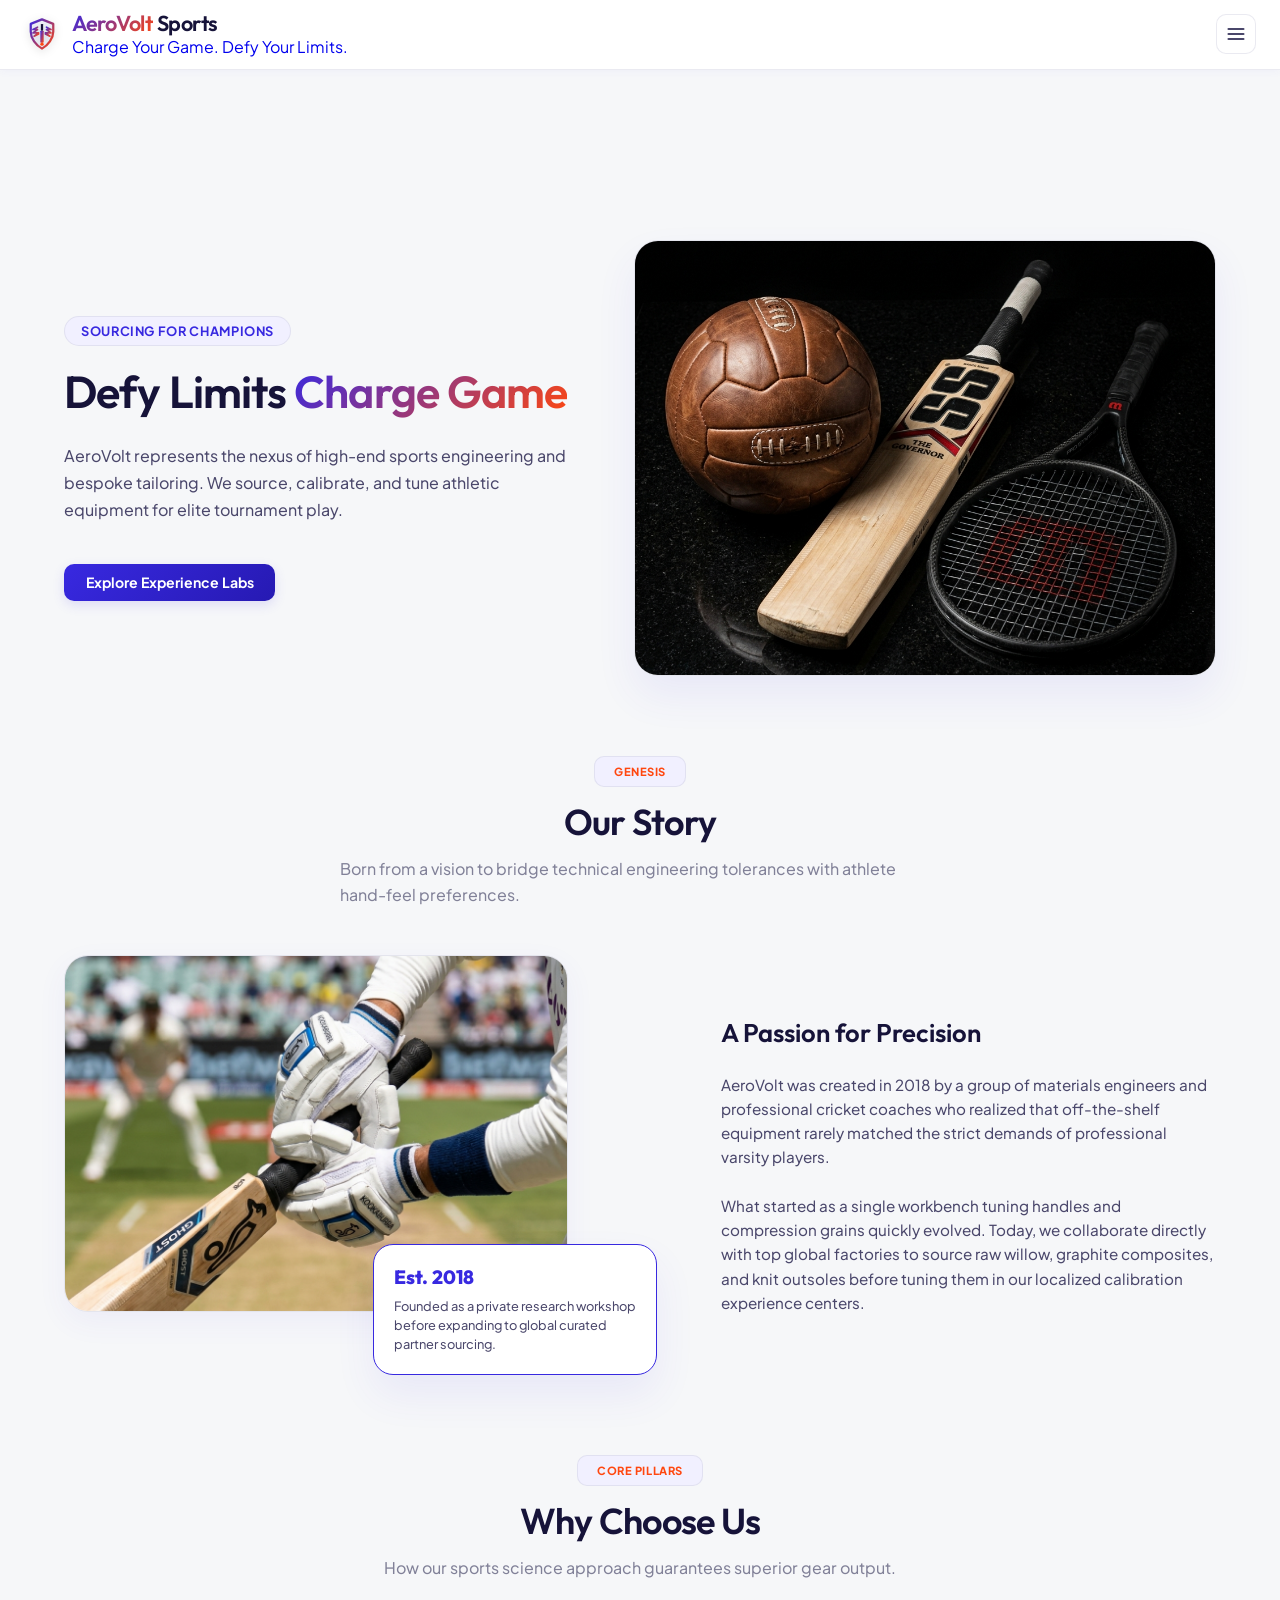
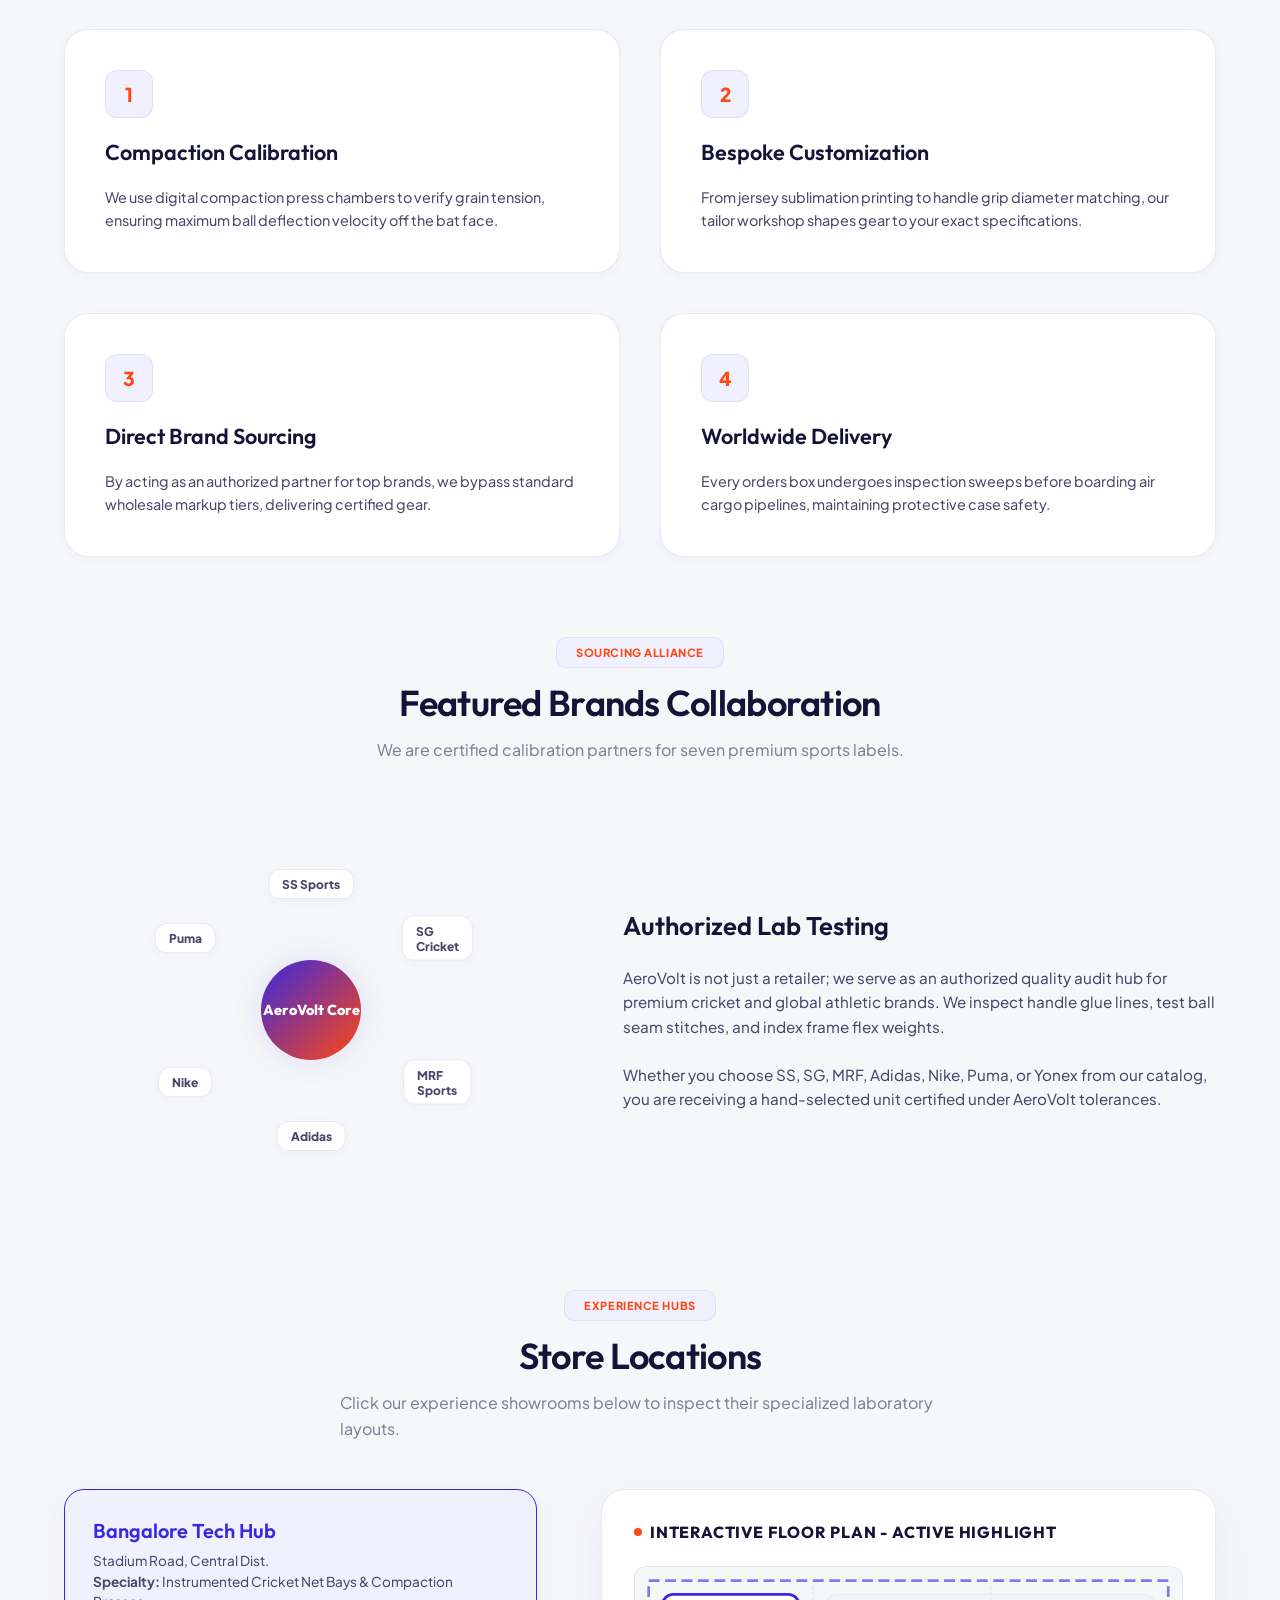
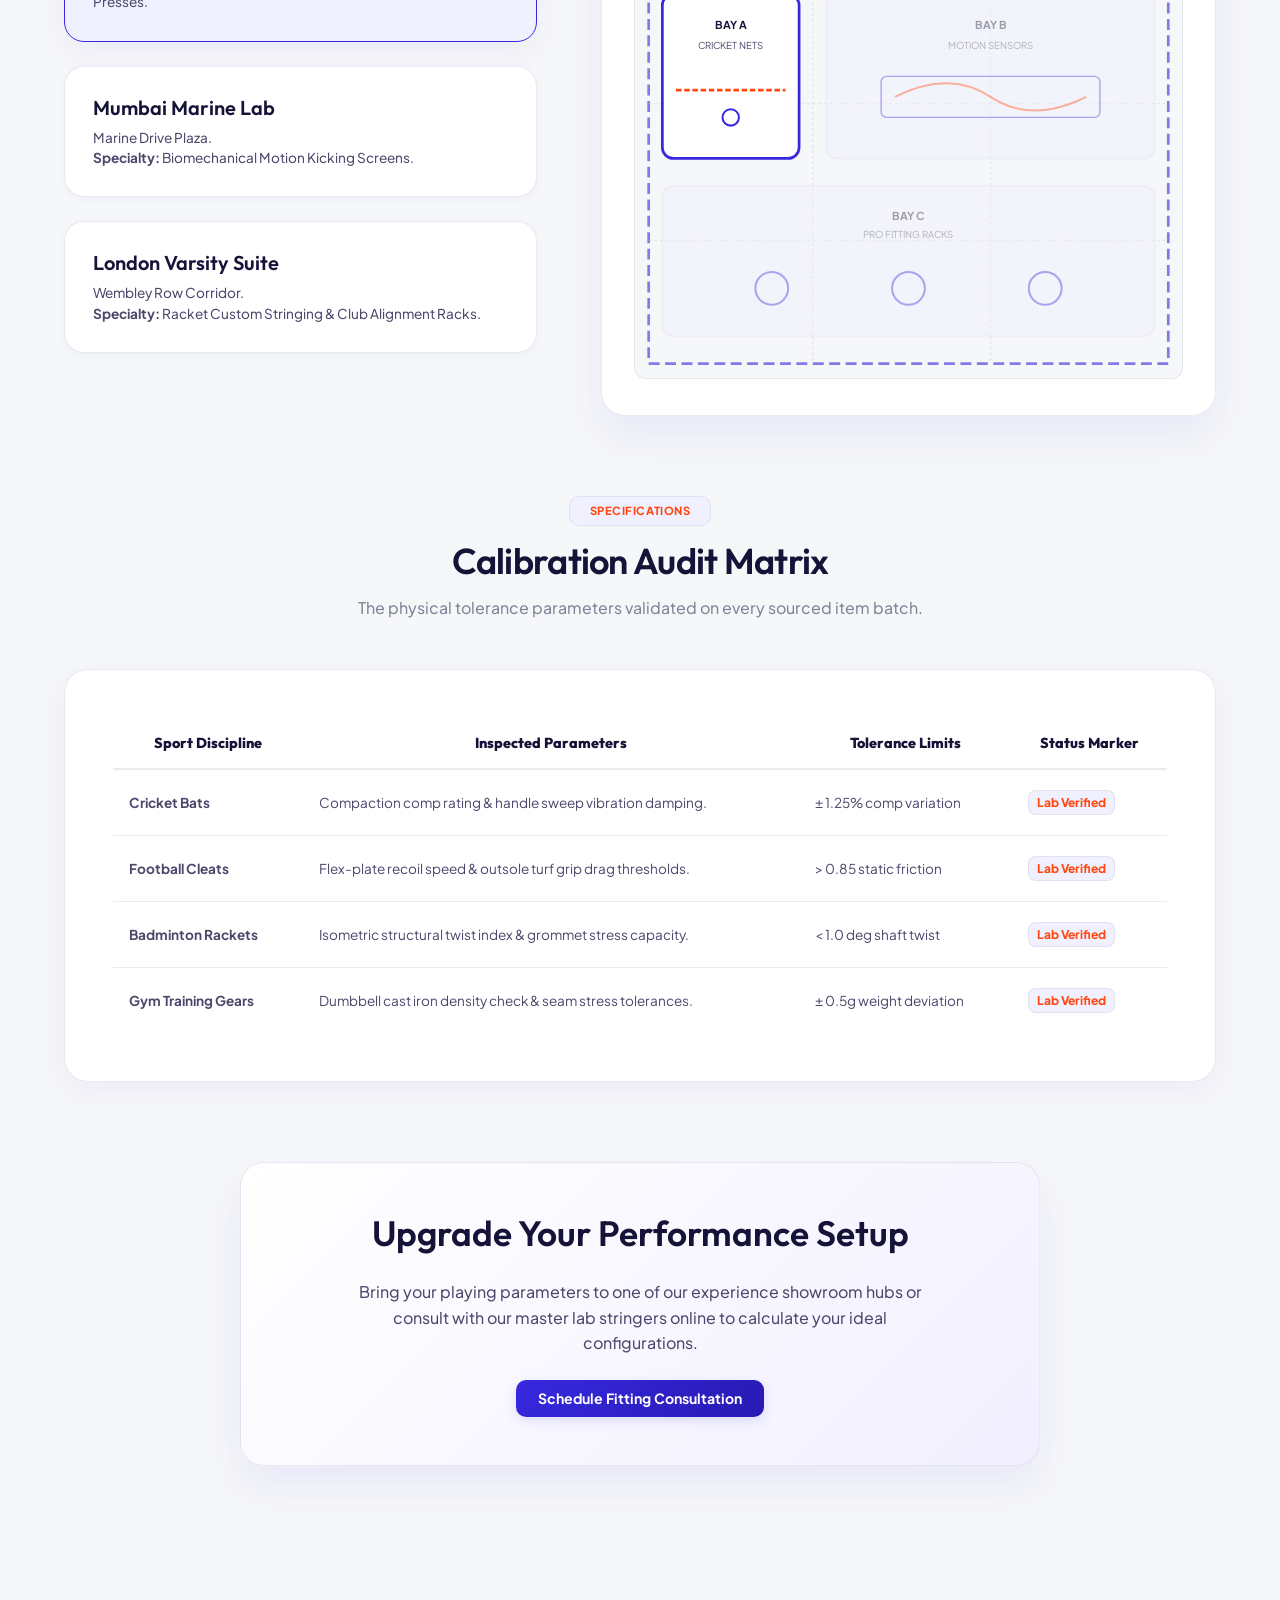
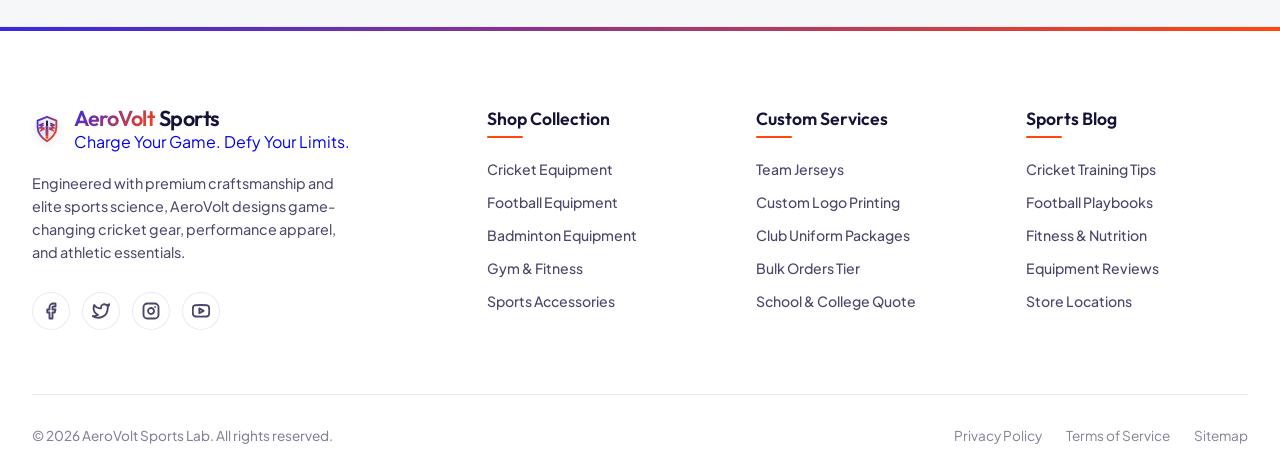
<file: about.html>
<!DOCTYPE html>
<html lang="en" data-theme="light" dir="ltr">
<head>
    <meta charset="UTF-8">
    <meta name="viewport" content="width=device-width, initial-scale=1.0">
    <meta name="description" content="AeroVolt Sports Lab - Sourcing for Champions. Sourcing premium sports gears, custom printing, and lab calibration experience centers.">
    <title>About Our Sports Lab - AeroVolt Sports</title>
    
    <!-- Google Fonts: Outfit (headings), Plus Jakarta Sans (UI elements), Poppins (About Page contents) -->
    <link rel="preconnect" href="https://fonts.googleapis.com">
    <link rel="preconnect" href="https://fonts.gstatic.com" crossorigin>
    <link href="https://fonts.googleapis.com/css2?family=Outfit:wght@400;500;600;700;800&family=Plus+Jakarta+Sans:wght@300;400;500;600;700;800&family=Poppins:wght@300;400;500;600;700;800&display=swap" rel="stylesheet">
    
    <style>
        /* ----------------------------------------------------
           1. DESIGN SYSTEM & CSS VARIABLES (Matches navbar.html)
        ---------------------------------------------------- */
        :root[data-theme="light"] {
            --bg-page: hsl(220, 20%, 97%);
            --bg-navbar: hsla(220, 20%, 97%, 0.85);
            --bg-card: hsl(0, 0%, 100%);
            --bg-hover: hsl(245, 100%, 97%);
            --bg-dropdown: hsla(0, 0%, 100%, 0.92);
            
            --text-primary: hsl(245, 50%, 15%);
            --text-secondary: hsl(245, 20%, 35%);
            --text-muted: hsl(240, 10%, 55%);
            
            --primary: hsl(245, 75%, 52%);
            --primary-hover: hsl(245, 75%, 45%);
            --primary-glow: rgba(79, 70, 229, 0.15);
            
            --accent: hsl(14, 100%, 53%); /* Sunset Orange */
            --accent-glow: rgba(249, 115, 22, 0.2);
            
            --border: hsla(245, 20%, 80%, 0.35);
            --border-hover: hsla(245, 20%, 70%, 0.5);
            --shadow-sm: 0 2px 8px rgba(79, 70, 229, 0.04);
            --shadow-md: 0 10px 30px rgba(79, 70, 229, 0.06);
            --shadow-lg: 0 20px 40px rgba(79, 70, 229, 0.08);
            
            --glass-blur: 16px;
        }

        :root[data-theme="dark"] {
            --bg-page: hsl(240, 35%, 6%);
            --bg-navbar: hsla(240, 35%, 6%, 0.85);
            --bg-card: hsl(240, 25%, 11%);
            --bg-hover: hsl(245, 30%, 18%);
            --bg-dropdown: hsla(240, 25%, 11%, 0.92);
            
            --text-primary: hsl(210, 40%, 98%);
            --text-secondary: hsl(240, 15%, 80%);
            --text-muted: hsl(240, 10%, 65%);
            
            --primary: hsl(245, 90%, 65%);
            --primary-hover: hsl(245, 90%, 72%);
            --primary-glow: rgba(129, 140, 248, 0.25);
            
            --accent: hsl(14, 100%, 55%); /* Neon Sunset Orange */
            --accent-glow: rgba(249, 115, 22, 0.25);
            
            --border: hsla(245, 20%, 25%, 0.4);
            --border-hover: hsla(245, 20%, 35%, 0.5);
            --shadow-sm: 0 2px 8px rgba(0, 0, 0, 0.2);
            --shadow-md: 0 10px 30px rgba(0, 0, 0, 0.3);
            --shadow-lg: 0 20px 40px rgba(0, 0, 0, 0.4);
            
            --glass-blur: 16px;
        }

        /* Base Resets */
        *, *::before, *::after {
            box-sizing: border-box;
            margin: 0;
            padding: 0;
            transition: background-color 0.3s ease, border-color 0.3s ease, color 0.3s ease, box-shadow 0.3s ease;
        }

        body {
            font-family: 'Plus Jakarta Sans', sans-serif;
            background-color: var(--bg-page);
            color: var(--text-primary);
            min-height: 100vh;
            overflow-x: hidden;
            display: flex;
            flex-direction: column;
        }

        /* ----------------------------------------------------
           2. HEADER & NAVIGATION BAR
        ---------------------------------------------------- */
        .header {
            position: fixed;
            top: 0;
            inset-inline-start: 0;
            width: 100%;
            z-index: 1000;
            background-color: var(--bg-navbar);
            backdrop-filter: blur(var(--glass-blur));
            -webkit-backdrop-filter: blur(var(--glass-blur));
            border-bottom: 1px solid var(--border);
            box-shadow: var(--shadow-sm);
        }

        .nav-container {
            max-width: 1440px;
            margin: 0 auto;
            padding: 0.75rem 2rem;
            display: grid;
            grid-template-columns: 1fr auto 1fr;
            align-items: center;
            position: relative;
        }

        .logo-section {
            display: flex;
            align-items: center;
            gap: 0.75rem;
            text-decoration: none;
            flex-shrink: 0;
            justify-self: start;
            transition: transform 0.3s ease;
        }

        .logo-section:hover .logo-badge {
            transform: translateY(-2px) rotate(-3deg) scale(1.05);
            filter: drop-shadow(0 4px 12px var(--primary-glow));
        }

        .logo-section:hover .logo-title span.highlight {
            filter: brightness(1.1);
        }

        #main-navigation {
            justify-self: center;
        }

        .logo-badge {
            display: flex;
            align-items: center;
            justify-content: center;
            filter: drop-shadow(0 2px 4px rgba(0, 0, 0, 0.15));
            animation: bounce-slow 4s infinite ease-in-out;
        }

        .logo-text-wrapper {
            display: flex;
            flex-direction: column;
            align-items: flex-start;
        }

        .logo-title {
            font-family: 'Outfit', sans-serif;
            font-size: 1.35rem;
            font-weight: 800;
            color: var(--text-primary);
            line-height: 1.1;
            letter-spacing: -0.02em;
            display: flex;
            align-items: center;
            gap: 0.25rem;
        }

        .logo-title span.highlight {
            background: linear-gradient(135deg, var(--primary), var(--accent));
            -webkit-background-clip: text;
            -webkit-text-fill-color: transparent;
        }

        /* Center Navigation Menu */
        .nav-menu {
            display: flex !important;
            align-items: center !important;
            gap: 0.15rem !important;
            list-style: none !important;
            margin: 0 !important;
            padding: 0 !important;
        }

        .nav-item {
            position: relative;
        }

        .nav-link {
            display: flex;
            align-items: center;
            gap: 0.35rem;
            font-size: 0.82rem;
            font-weight: 700;
            color: var(--text-secondary);
            text-decoration: none;
            padding: 0.4rem 0.55rem;
            border-radius: 8px;
            cursor: pointer;
            position: relative;
            white-space: nowrap;
        }

        .nav-link::after {
            content: '';
            position: absolute;
            bottom: 2px;
            left: 50%;
            width: 0;
            height: 2px;
            background: linear-gradient(90deg, var(--primary), var(--accent));
            transition: width 0.3s cubic-bezier(0.25, 0.8, 0.25, 1), left 0.3s cubic-bezier(0.25, 0.8, 0.25, 1);
            border-radius: 2px;
            pointer-events: none;
        }

        .nav-link:hover::after,
        .nav-item.active .nav-link::after {
            width: 70%;
            left: 15%;
        }

        .nav-link:hover, .nav-item.active .nav-link {
            color: var(--primary);
            background-color: var(--bg-hover);
        }

        .nav-link svg.arrow-icon {
            width: 12px;
            height: 12px;
            transition: transform 0.2s ease;
            stroke-width: 3px;
        }

        .nav-item:hover .nav-link svg.arrow-icon {
            transform: translateY(1px);
        }

        /* Dropdown Menus */
        .dropdown-menu {
            position: absolute;
            top: 100%;
            inset-inline-start: 0;
            margin-top: 0.5rem;
            background-color: var(--bg-dropdown);
            backdrop-filter: blur(12px);
            -webkit-backdrop-filter: blur(12px);
            border: 1px solid var(--border);
            border-radius: 12px;
            box-shadow: var(--shadow-md);
            min-width: 150px;
            opacity: 0;
            visibility: hidden;
            transform: translateY(10px) scale(0.98);
            transition: transform 0.25s cubic-bezier(0.16, 1, 0.3, 1), opacity 0.25s ease, visibility 0.25s ease;
            z-index: 100;
            overflow: hidden;
            padding: 0.4rem;
        }

        .dropdown-menu::before {
            content: '';
            position: absolute;
            top: 0;
            left: 0;
            width: 100%;
            height: 3px;
            background: linear-gradient(90deg, var(--primary), var(--accent));
            z-index: 2;
        }

        .nav-item:hover .dropdown-menu {
            opacity: 1;
            visibility: visible;
            transform: translateY(0) scale(1);
        }

        .dropdown-item {
            display: block;
            padding: 0.5rem 0.75rem;
            font-size: 0.85rem;
            font-weight: 600;
            color: var(--text-secondary);
            text-decoration: none;
            border-radius: 6px;
            transition: all 0.25s ease;
            white-space: nowrap;
        }

        .dropdown-item:hover {
            color: var(--primary);
            background-color: var(--bg-hover);
            transform: translateX(4px);
        }

        [dir="rtl"] .dropdown-item:hover {
            transform: translateX(-4px);
        }

        /* Right Actions Layout */
        .actions-section {
            display: flex;
            align-items: center;
            gap: 0.75rem;
            flex-shrink: 0;
            justify-self: end;
        }

        /* Utility Toggle Buttons */
        .action-btn {
            background: none;
            border: 1px solid var(--border);
            border-radius: 10px;
            color: var(--text-secondary);
            cursor: pointer;
            display: flex;
            align-items: center;
            justify-content: center;
            width: 40px;
            height: 40px;
            position: relative;
            overflow: hidden;
            font-family: inherit;
            font-size: 0.8rem;
            font-weight: 700;
        }

        .action-btn:hover {
            border-color: var(--border-hover);
            color: var(--primary);
            background-color: var(--bg-hover);
            transform: translateY(-1px);
        }

        .action-btn:active {
            transform: translateY(0);
        }

        /* Dark Mode Button Icon Switcher */
        .theme-toggle svg {
            width: 20px;
            height: 20px;
            position: absolute;
            transition: transform 0.5s cubic-bezier(0.34, 1.56, 0.64, 1), opacity 0.3s ease;
        }

        .theme-toggle .sun-icon {
            opacity: 1;
            transform: rotate(0deg) scale(1);
        }

        .theme-toggle .moon-icon {
            opacity: 0;
            transform: rotate(-90deg) scale(0);
        }

        :root[data-theme="dark"] .theme-toggle .sun-icon {
            opacity: 0;
            transform: rotate(90deg) scale(0);
        }

        :root[data-theme="dark"] .theme-toggle .moon-icon {
            opacity: 1;
            transform: rotate(0deg) scale(1);
        }

        /* RTL Toggle Button */
        .rtl-toggle svg {
            width: 20px;
            height: 20px;
            transition: transform 0.3s ease;
        }

        .rtl-toggle:hover svg {
            animation: swap-arrow-slide 0.6s ease-in-out infinite alternate;
        }

        [dir="rtl"] .rtl-toggle:hover svg {
            animation: swap-arrow-slide-rtl 0.6s ease-in-out infinite alternate;
        }

        /* Login Button */
        .login-btn {
            display: flex;
            align-items: center;
            gap: 0.5rem;
            background: linear-gradient(135deg, var(--primary), hsl(245, 75%, 40%));
            color: #ffffff;
            border: none;
            padding: 0.6rem 1.35rem;
            border-radius: 10px;
            font-size: 0.88rem;
            font-weight: 700;
            cursor: pointer;
            box-shadow: 0 4px 12px var(--primary-glow);
            text-decoration: none;
        }

        .login-btn:hover {
            box-shadow: 0 6px 18px var(--primary-glow);
            transform: translateY(-1.5px);
            filter: brightness(1.08);
        }

        .login-btn:active {
            transform: translateY(0);
        }

        .login-btn svg {
            width: 16px;
            height: 16px;
            stroke-width: 2.5;
        }

        /* Mobile Hamburger & Menu */
        .hamburger {
            display: none;
            flex-direction: column;
            justify-content: space-between;
            width: 22px;
            height: 18px;
            background: none;
            border: none;
            cursor: pointer;
            padding: 0;
            z-index: 1100;
            position: relative;
        }

        .hamburger span {
            width: 100%;
            height: 2.5px;
            background-color: var(--text-primary);
            border-radius: 4px;
            transition: all 0.3s cubic-bezier(0.645, 0.045, 0.355, 1);
        }

        .hamburger.active span:nth-child(1) {
            transform: translateY(8px) rotate(45deg);
        }

        .hamburger.active span:nth-child(2) {
            opacity: 0;
            transform: translateX(-20px);
        }

        .hamburger.active span:nth-child(3) {
            transform: translateY(-8px) rotate(-45deg);
        }

        /* Drawer Dark Overlay Backdrop */
        .drawer-overlay {
            position: fixed;
            top: 0;
            left: 0;
            width: 100%;
            height: 100vh;
            background-color: rgba(0, 0, 0, 0.4);
            z-index: 1040;
            opacity: 0;
            visibility: hidden;
            transition: opacity 0.3s ease, visibility 0.3s ease;
        }
        
        .drawer-overlay.active {
            opacity: 1;
            visibility: visible;
        }

        .drawer-actions-item-wrapper,
        .drawer-header-item {
            display: none;
        }

        /* ----------------------------------------------------
           3. MAIN CONTAINER / DEMO BODY
        ---------------------------------------------------- */
        .demo-body {
            margin-top: 80px; /* offset navbar height */
            flex-grow: 1;
            display: flex;
            flex-direction: column;
            gap: 5rem;
            padding: 5rem 2rem;
            max-width: 1440px;
            margin-left: auto;
            margin-right: auto;
            width: 100%;
            box-sizing: border-box;
        }



        /* ----------------------------------------------------
           4. RESPONSIVE MEDIA QUERIES (COLLAPSE AT 1320PX)
        ---------------------------------------------------- */
        @media (max-width: 1320px) {
            .header {
                backdrop-filter: none !important;
                -webkit-backdrop-filter: none !important;
                background-color: var(--bg-card);
                z-index: 1060;
            }

            .nav-container {
                padding: 0.75rem 1.5rem;
                display: flex;
                justify-content: space-between;
            }

            .hamburger {
                display: flex;
            }

            .hamburger.active {
                display: none !important;
            }

            .nav-menu {
                position: fixed;
                top: 0;
                inset-inline-end: -320px;
                width: 320px;
                height: 100vh;
                background-color: var(--bg-card);
                border-inline-start: 1px solid var(--border);
                box-shadow: var(--shadow-lg);
                flex-direction: column;
                align-items: stretch;
                padding: 0;
                gap: 0;
                z-index: 1050;
                transition: inset-inline-end 0.4s cubic-bezier(0.16, 1, 0.3, 1), visibility 0.4s cubic-bezier(0.16, 1, 0.3, 1);
                visibility: hidden;
                display: flex;
                overflow-y: auto;
            }

            .nav-menu.active {
                inset-inline-end: 0;
                visibility: visible;
            }

            .drawer-header-item {
                display: block;
                width: 100%;
                border-bottom: 1px solid var(--border);
                margin-bottom: 1rem;
            }

            .drawer-header {
                display: flex;
                align-items: center;
                justify-content: space-between;
                padding: 1.25rem 1.5rem;
                background-color: var(--bg-card);
            }

            .drawer-close-btn {
                background: none;
                border: none;
                color: var(--text-secondary);
                cursor: pointer;
                display: flex;
                align-items: center;
                justify-content: center;
                width: 32px;
                height: 32px;
                transition: all 0.2s ease;
                padding: 0;
            }

            .drawer-close-btn:hover {
                color: var(--primary);
                transform: scale(1.1);
            }

            .drawer-close-btn svg {
                width: 24px;
                height: 24px;
            }

            .nav-item {
                width: 100%;
                padding: 0 1.5rem;
            }

            .nav-link {
                justify-content: space-between;
                width: 100%;
                padding: 0.85rem 0;
                font-size: 0.95rem;
                border-bottom: 1px solid hsla(215, 20%, 80%, 0.1);
            }

            .dropdown-menu {
                position: static;
                display: none;
                width: 100%;
                opacity: 1;
                visibility: visible;
                transform: none;
                box-shadow: none;
                border: none;
                background-color: var(--bg-hover);
                padding: 0.25rem 0.5rem 0.5rem 0.5rem;
                margin-top: 0.25rem;
            }

            .nav-link::after,
            .dropdown-menu::before {
                display: none !important;
            }

            .nav-item.mobile-open .dropdown-menu {
                display: block;
            }

            .nav-item.mobile-open .nav-link svg.arrow-icon {
                transform: rotate(180deg);
            }

            .dropdown-item {
                padding: 0.6rem 1rem;
            }

            .actions-section {
                gap: 0.5rem;
            }

            .actions-section .theme-toggle,
            .actions-section .rtl-toggle,
            .actions-section .login-btn {
                display: none;
            }

            .drawer-actions-item-wrapper {
                display: block;
                margin-top: auto;
                padding: 1.5rem;
            }

            .drawer-divider {
                height: 1px;
                background-color: var(--border);
                margin-bottom: 1.5rem;
                opacity: 0.5;
            }

            .drawer-actions {
                display: flex;
                flex-direction: column;
                gap: 1rem;
                width: 100%;
            }

            .drawer-toggles-row {
                display: flex;
                align-items: center;
                justify-content: space-between;
                gap: 0.75rem;
                width: 100%;
            }

            .drawer-toggles-row .action-btn {
                flex: 1 !important;
                height: 44px !important;
                border-radius: 10px !important;
                border: 1px solid var(--border) !important;
                background-color: var(--bg-card) !important;
                color: var(--text-secondary) !important;
                display: flex !important;
                align-items: center !important;
                justify-content: center !important;
                position: relative;
                cursor: pointer;
                transition: all 0.3s ease;
                width: auto !important;
            }

            .drawer-toggles-row .action-btn:hover {
                border-color: var(--primary);
                background-color: var(--bg-hover);
                color: var(--primary);
            }

            .drawer-login-btn {
                width: 100% !important;
                height: 46px !important;
                justify-content: center !important;
                background: linear-gradient(135deg, var(--accent), hsl(350, 90%, 55%)) !important;
                box-shadow: 0 4px 15px var(--accent-glow) !important;
                border-radius: 10px !important;
                font-size: 0.95rem !important;
                font-weight: 700 !important;
                color: #ffffff !important;
                border: none !important;
                display: flex !important;
                align-items: center !important;
                gap: 0.5rem !important;
                transition: all 0.3s ease;
            }

            .drawer-login-btn:hover {
                box-shadow: 0 6px 20px rgba(249, 115, 22, 0.4) !important;
                transform: translateY(-1px);
                filter: brightness(1.05);
            }
        }

        @media (max-width: 580px) {
            .logo-tagline {
                display: none;
            }

            .logo-title {
                font-size: 1.15rem;
            }
        }

        /* ----------------------------------------------------
           5. SYSTEM KEYFRAMES & UTILITIES
        ---------------------------------------------------- */
        @keyframes bounce-slow {
            0%, 100% {
                transform: translateY(0) rotate(0deg);
            }
            50% {
                transform: translateY(-4px) rotate(5deg);
            }
        }

        /* ----------------------------------------------------
           6. FOOTER STYLING & RESPONSIVENESS
        ---------------------------------------------------- */
        .footer {
            background-color: var(--bg-card);
            border-top: 1px solid var(--border);
            padding: 5rem 2rem 2rem 2rem;
            position: relative;
            overflow: hidden;
            margin-top: auto;
        }

        .footer::before {
            content: '';
            position: absolute;
            top: 0;
            left: 0;
            width: 100%;
            height: 4px;
            background: linear-gradient(90deg, var(--primary), var(--accent));
            z-index: 2;
        }

        .footer-container {
            max-width: 1440px;
            margin: 0 auto;
            display: grid;
            grid-template-columns: 2.2fr 1.2fr 1.2fr 1.2fr;
            gap: 3rem;
            padding-bottom: 4rem;
        }

        .footer-col {
            display: flex;
            flex-direction: column;
            gap: 1.25rem;
            text-align: start;
        }

        .brand-col .brand-desc {
            font-size: 0.9rem;
            color: var(--text-secondary);
            line-height: 1.6;
            max-width: 320px;
        }

        .social-links {
            display: flex;
            align-items: center;
            gap: 0.75rem;
            margin-top: 0.5rem;
        }

        .social-icon {
            display: flex;
            align-items: center;
            justify-content: center;
            width: 38px;
            height: 38px;
            border-radius: 50%;
            border: 1px solid var(--border);
            color: var(--text-secondary);
            background-color: var(--bg-card);
            transition: all 0.3s cubic-bezier(0.4, 0, 0.2, 1);
            text-decoration: none;
        }

        .social-icon:hover {
            background: linear-gradient(135deg, var(--accent), hsl(350, 90%, 55%));
            color: #ffffff;
            border-color: transparent;
            transform: translateY(-3px);
            box-shadow: 0 4px 12px var(--accent-glow);
        }

        .social-icon svg {
            width: 18px;
            height: 18px;
        }

        .footer-title {
            font-family: 'Outfit', sans-serif;
            font-size: 1.1rem;
            font-weight: 700;
            color: var(--text-primary);
            position: relative;
            padding-bottom: 0.5rem;
        }

        .footer-title::after {
            content: '';
            position: absolute;
            bottom: 0;
            inset-inline-start: 0;
            width: 36px;
            height: 2px;
            background-color: var(--accent);
            border-radius: 2px;
        }

        .footer-links-list {
            list-style: none;
            display: flex;
            flex-direction: column;
            gap: 0.75rem;
        }

        .footer-link {
            color: var(--text-secondary);
            text-decoration: none;
            font-size: 0.88rem;
            font-weight: 500;
            transition: all 0.25s ease;
            display: inline-flex;
            align-items: center;
        }

        .footer-link:hover {
            color: var(--primary-hover);
            transform: translateX(4px);
        }

        [dir="rtl"] .footer-link:hover {
            transform: translateX(-4px);
        }

        .contact-info-item {
            display: inline-flex;
            align-items: flex-start;
            gap: 0.6rem;
            font-size: 0.88rem;
            color: var(--text-secondary);
            line-height: 1.5;
            text-align: start;
        }

        .contact-info-item svg.contact-icon-svg {
            width: 16px;
            height: 16px;
            color: var(--accent);
            flex-shrink: 0;
            margin-top: 0.15rem;
        }

        .footer-bottom {
            border-top: 1px solid var(--border);
            padding-top: 2rem;
        }

        .footer-bottom-container {
            max-width: 1440px;
            margin: 0 auto;
            display: flex;
            align-items: center;
            justify-content: space-between;
            flex-wrap: wrap;
            gap: 1rem;
        }

        .copyright-text {
            font-size: 0.85rem;
            color: var(--text-muted);
        }

        .footer-bottom-links {
            display: flex;
            align-items: center;
            gap: 1.5rem;
        }

        .footer-bottom-link {
            font-size: 0.85rem;
            color: var(--text-muted);
            text-decoration: none;
            transition: color 0.2s ease;
        }

        .footer-bottom-link:hover {
            color: var(--primary);
        }

                /* Responsive Footer Media Queries */
        @media (max-width: 1024px) {
            .footer-container {
                grid-template-columns: repeat(3, 1fr);
                gap: 2.5rem;
            }
            .brand-col {
                grid-column: span 3;
                text-align: center;
                align-items: center;
                margin-bottom: 1.5rem;
            }
            .brand-col .footer-desc {
                max-width: 600px;
                margin: 0.75rem auto 1.5rem auto;
            }
            .brand-col .social-links {
                justify-content: center;
            }
        }

        @media (max-width: 768px) {
            .footer {
                padding: 4rem 1.25rem 2rem 1.25rem;
            }
            .footer-container {
                grid-template-columns: 1fr;
                gap: 2.5rem;
            }
            .brand-col {
                grid-column: span 1;
                text-align: center;
                align-items: center;
                margin-bottom: 0;
            }
            .footer-col {
                text-align: center;
            }
            .footer-col ul {
                padding: 0;
            }
            .footer-col ul li {
                justify-content: center;
            }
            .footer-bottom-container {
                flex-direction: column;
                align-items: center;
                text-align: center;
                gap: 1rem;
            }
            .footer-bottom-links {
                justify-content: center;
                flex-wrap: wrap;
                gap: 1rem;
            }
        }
        .about-body {
            display: flex;
            flex-direction: column;
            gap: 5rem;
            padding: 5rem 2rem 2rem 2rem;
            max-width: 1440px;
            margin: 0 auto;
            width: 100%;
            box-sizing: border-box;
        }

        /* 1. Vision Hero */
        .about-hero-grid {
            display: grid;
            grid-template-columns: 1fr 1.15fr;
            gap: 4rem;
            align-items: center;
        }

        .about-hero-text {
            display: flex;
            flex-direction: column;
            align-items: flex-start;
        }

        .about-hero-title {
            font-family: 'Outfit', sans-serif;
            font-size: 2.8rem;
            font-weight: 850;
            line-height: 1.15;
            color: var(--text-primary);
            margin-bottom: 1.5rem;
            letter-spacing: -0.02em;
            text-align: start;
        }

        .about-hero-title span.glow-text {
            background: linear-gradient(135deg, var(--primary), var(--accent));
            -webkit-background-clip: text;
            -webkit-text-fill-color: transparent;
        }

        .about-hero-desc {
            font-size: 1rem;
            color: var(--text-secondary);
            line-height: 1.7;
            margin-bottom: 2.5rem;
            text-align: start;
        }

        .about-hero-visual {
            position: relative;
            border-radius: 24px;
            overflow: hidden;
            box-shadow: var(--shadow-lg);
            aspect-ratio: 4/3;
            border: 1px solid var(--border);
        }

        .about-hero-visual img {
            width: 100% !important;
            height: 100% !important;
            object-fit: cover !important;
        }

        /* 2. Our Story (Collage) */
        .collage-container {
            display: grid;
            grid-template-columns: 1.2fr 1fr;
            gap: 4rem;
            align-items: center;
        }

        .collage-visual-stack {
            position: relative;
            height: 420px;
            width: 100%;
        }

        .collage-bg-card {
            position: absolute;
            width: 85%;
            height: 85%;
            top: 0;
            left: 0;
            border-radius: 24px;
            overflow: hidden;
            border: 1px solid var(--border);
            box-shadow: var(--shadow-md);
        }

        .collage-bg-card img {
            width: 100% !important;
            height: 100% !important;
            object-fit: cover !important;
        }

        .collage-fg-card {
            position: absolute;
            width: 48%;
            bottom: 0;
            right: 0;
            background-color: var(--bg-card);
            border: 1px solid var(--primary);
            border-radius: 20px;
            padding: 1.25rem;
            box-shadow: var(--shadow-lg);
            display: flex;
            flex-direction: column;
            justify-content: center;
            text-align: start;
            z-index: 5;
        }

        .collage-fg-title {
            font-family: 'Outfit', sans-serif;
            font-size: 1.2rem;
            font-weight: 800;
            color: var(--primary);
            margin-bottom: 0.5rem;
        }

        .collage-fg-desc {
            font-size: 0.8rem;
            color: var(--text-secondary);
            line-height: 1.5;
        }

        .story-text-block {
            display: flex;
            flex-direction: column;
            gap: 1.5rem;
            text-align: start;
        }

        .story-text-block h4 {
            font-family: 'Outfit', sans-serif;
            font-size: 1.6rem;
            font-weight: 800;
            color: var(--text-primary);
        }

        .story-text-block p {
            font-size: 0.95rem;
            color: var(--text-secondary);
            line-height: 1.6;
        }

        /* 3. Why Choose Us (Offset Diagonal Grid) */
        .why-diagonal-grid {
            display: grid;
            grid-template-columns: repeat(2, 1fr);
            gap: 2.5rem;
        }

        .diagonal-card {
            background-color: var(--bg-card);
            border: 1px solid var(--border);
            border-radius: 24px;
            padding: 2.5rem;
            box-shadow: var(--shadow-sm);
            display: flex;
            flex-direction: column;
            gap: 1.25rem;
            text-align: start;
            transition: all 0.3s ease;
        }

        .diagonal-card:hover {
            transform: translateY(-5px);
            border-color: var(--accent);
            box-shadow: var(--shadow-md);
        }

        .diagonal-card-icon {
            width: 48px;
            height: 48px;
            border-radius: 12px;
            background-color: var(--bg-hover);
            border: 1px solid var(--border);
            color: var(--accent);
            display: flex;
            align-items: center;
            justify-content: center;
            font-weight: 800;
            font-size: 1.2rem;
        }

        .diagonal-card-title {
            font-family: 'Outfit', sans-serif;
            font-size: 1.35rem;
            font-weight: 800;
            color: var(--text-primary);
        }

        .diagonal-card-desc {
            font-size: 0.9rem;
            color: var(--text-secondary);
            line-height: 1.6;
        }

        /* 4. Brand Partner Orbit */
        .orbit-container {
            display: grid;
            grid-template-columns: 1fr 1.2fr;
            gap: 4rem;
            align-items: center;
        }

        .orbit-visual-box {
            position: relative;
            width: 100%;
            max-width: 400px;
            margin: 0 auto;
            aspect-ratio: 1;
            display: flex;
            align-items: center;
            justify-content: center;
            overflow: hidden;
        }

        .orbit-center-core {
            width: 100px;
            height: 100px;
            border-radius: 50%;
            background: linear-gradient(135deg, var(--primary), var(--accent));
            box-shadow: 0 0 30px var(--primary-glow);
            display: flex;
            align-items: center;
            justify-content: center;
            color: #ffffff;
            font-family: 'Outfit', sans-serif;
            font-weight: 800;
            font-size: 0.9rem;
            z-index: 10;
        }

        .orbit-ring-svg {
            position: absolute;
            width: 90%;
            height: 90%;
            z-index: 1;
            animation: spin-slow 20s infinite linear;
        }

        .orbit-node {
            position: absolute;
            background-color: var(--bg-card);
            border: 1px solid var(--border);
            color: var(--text-secondary);
            font-size: 0.75rem;
            font-weight: 850;
            padding: 0.4rem 0.8rem;
            border-radius: 12px;
            box-shadow: var(--shadow-sm);
            transform: translate(-50%, -50%);
        }

        @keyframes spin-slow {
            0% { transform: rotate(0deg); }
            100% { transform: rotate(360deg); }
        }

        /* 5. Experience Centers (Interactive locations & Blueprint) */
        .location-section-grid {
            display: grid;
            grid-template-columns: 1fr 1.3fr;
            gap: 4rem;
            align-items: start;
        }

        .location-list {
            display: flex;
            flex-direction: column;
            gap: 1.5rem;
        }

        .location-selector-card {
            background-color: var(--bg-card);
            border: 1px solid var(--border);
            border-radius: 20px;
            padding: 1.75rem;
            box-shadow: var(--shadow-sm);
            cursor: pointer;
            text-align: start;
            transition: all 0.3s ease;
        }

        .location-selector-card.active {
            border-color: var(--primary);
            box-shadow: var(--shadow-md);
            background-color: var(--bg-hover);
        }

        .location-city {
            font-family: 'Outfit', sans-serif;
            font-size: 1.25rem;
            font-weight: 800;
            color: var(--text-primary);
            margin-bottom: 0.5rem;
        }

        .location-selector-card.active .location-city {
            color: var(--primary);
        }

        .location-details {
            font-size: 0.85rem;
            color: var(--text-secondary);
            line-height: 1.5;
        }

        .blueprint-container {
            background-color: var(--bg-card);
            border: 1px solid var(--border);
            border-radius: 24px;
            padding: 2rem;
            box-shadow: var(--shadow-lg);
            position: relative;
        }

        .blueprint-title {
            font-family: 'Outfit', sans-serif;
            font-size: 1rem;
            font-weight: 750;
            color: var(--text-primary);
            text-transform: uppercase;
            letter-spacing: 0.05em;
            margin-bottom: 1.5rem;
            text-align: start;
            display: flex;
            align-items: center;
            gap: 0.5rem;
        }

        .blueprint-title::before {
            content: '';
            width: 8px;
            height: 8px;
            background-color: var(--accent);
            border-radius: 50%;
        }

        .blueprint-svg {
            width: 100%;
            height: auto;
            border: 1px solid var(--border);
            border-radius: 12px;
            background-color: var(--bg-page);
        }

        .blueprint-bay {
            transition: opacity 0.3s ease, fill 0.3s ease;
            opacity: 0.4;
        }

        .blueprint-bay.highlighted {
            opacity: 1;
        }

        .blueprint-bay.highlighted rect {
            fill: var(--bg-card);
            stroke: var(--primary);
            stroke-width: 2px;
        }

        /* 6. Calibration Standards */
        .specs-panel-card {
            background-color: var(--bg-card);
            border: 1px solid var(--border);
            border-radius: 24px;
            padding: 3rem;
            box-shadow: var(--shadow-md);
        }

        .specs-table {
            width: 100%;
            border-collapse: collapse;
            text-align: start;
        }

        .specs-table th {
            font-family: 'Outfit', sans-serif;
            font-size: 0.9rem;
            font-weight: 800;
            color: var(--text-primary);
            border-bottom: 2px solid var(--border);
            padding: 1rem;
        }

        .specs-table td {
            font-size: 0.85rem;
            color: var(--text-secondary);
            border-bottom: 1px solid var(--border);
            padding: 1.25rem 1rem;
        }

        .specs-table tr:last-child td {
            border-bottom: none;
        }

        .spec-status-tag {
            background-color: var(--bg-hover);
            border: 1px solid var(--border);
            padding: 0.25rem 0.5rem;
            border-radius: 8px;
            font-size: 0.75rem;
            font-weight: 750;
            color: var(--accent);
            display: inline-block;
        }

        /* 7. Call to Action */
        .cta-card {
            background: linear-gradient(135deg, var(--bg-card), var(--bg-hover));
            border: 1px solid var(--border);
            border-radius: 24px;
            padding: 3rem;
            box-shadow: var(--shadow-lg);
            text-align: center;
            max-width: 800px;
            margin: 0 auto 3rem auto;
            display: flex;
            flex-direction: column;
            align-items: center;
            gap: 1.5rem;
        }

        .cta-title {
            font-family: 'Outfit', sans-serif;
            font-size: 2.2rem;
            font-weight: 850;
            color: var(--text-primary);
        }

        .cta-desc {
            font-size: 1rem;
            color: var(--text-secondary);
            max-width: 600px;
            line-height: 1.6;
        }

        /* 8. Responsive */
        @media (max-width: 1024px) {
            .about-body {
                gap: 4rem;
            }

            .about-hero-grid,
            .collage-container,
            .why-diagonal-grid,
            .orbit-container,
            .location-section-grid {
                grid-template-columns: 1fr;
                gap: 2.5rem;
            }

            .collage-visual-stack {
                height: 320px;
            }

            .specs-table {
                display: block;
                overflow-x: auto;
            }
        }

        @media (max-width: 768px) {
            .diagonal-card,
            .specs-panel-card,
            .blueprint-container {
                padding: 2rem !important;
            }
        }

        @media (max-width: 480px) {
            .logo-title {
                font-size: 1rem !important;
            }

            .logo-badge svg {
                width: 28px !important;
                height: 28px !important;
            }

            .logo-section {
                gap: 0.5rem !important;
            }

            .nav-container {
                padding: 0.75rem 1rem !important;
            }

            .about-badge,
            .blog-badge {
                font-size: 0.72rem !important;
                padding: 0.35rem 0.75rem !important;
                margin-bottom: 1rem !important;
            }

            .about-hero-title {
                font-size: 1.65rem !important;
            }

            .about-hero-desc {
                font-size: 0.88rem !important;
                margin-bottom: 1.5rem !important;
            }

            .diagonal-card,
            .specs-panel-card,
            .blueprint-container {
                padding: 1.25rem !important;
            }

            .location-selector-card {
                padding: 1.25rem !important;
            }

            .collage-visual-stack {
                height: 240px;
            }

            .collage-fg-card {
                padding: 1rem !important;
            }

            .orbit-visual-box {
                transform: scale(0.75) !important;
                margin: -2.5rem auto !important;
            }
        }

        @media (max-width: 360px) {
            .about-hero-title {
                font-size: 1.45rem !important;
            }

            .orbit-visual-box {
                transform: scale(0.65) !important;
                margin: -3.5rem auto !important;
            }
        }

        @media (max-width: 320px) {
            .about-hero-title {
                font-size: 1.30rem !important;
            }

            .orbit-visual-box {
                transform: scale(0.55) !important;
                margin: -4.5rem auto !important;
            }
        }
        
        /* Headers styling */
        .section-header {
            display: flex;
            flex-direction: column;
            align-items: flex-start;
        }

        .blog-badge,
        .about-badge {
            display: inline-flex;
            align-items: center;
            gap: 0.5rem;
            background-color: var(--bg-hover);
            border: 1px solid var(--border);
            padding: 0.4rem 1rem;
            border-radius: 20px;
            font-size: 0.8rem;
            font-weight: 700;
            color: var(--primary);
            text-transform: uppercase;
            letter-spacing: 0.05em;
            margin-bottom: 1.25rem;
            width: fit-content;
            max-width: 100%;
            flex-wrap: wrap;
        }

        .blog-section-title {
            font-family: 'Outfit', sans-serif;
            font-size: 2rem;
            font-weight: 800;
            color: var(--text-primary);
            margin-bottom: 0.75rem;
            letter-spacing: -0.01em;
            text-align: start;
        }

        .blog-section-desc {
            font-size: 0.95rem;
            color: var(--text-secondary);
            line-height: 1.6;
            margin-bottom: 3rem;
            max-width: 650px;
            text-align: start;
        }
    
        /* ====================================================
           GLOBAL RESPONSIVENESS OVERRIDES
        ==================================================== */
        *, *::before, *::after {
            box-sizing: border-box !important;
        }
        
        html, body {
            max-width: 100% !important;
            overflow-x: hidden !important;
            width: 100% !important;
        }

        img, video, iframe {
            max-width: 100% !important;
            height: auto !important;
        }

        @media (max-width: 1024px) {
            .hero-grid, .telemetry-grid, .materials-grid, .calendar-grid, .radar-grid, .booking-grid, 
            .about-hero-grid, .collage-container, .why-diagonal-grid, .orbit-container, .location-section-grid,
            .custom-hero-grid, .custom-step-grid, .custom-benefits-grid, .bulk-hero-grid, .steps-grid, 
            .benefits-grid, .blog-hero-grid, .blog-featured-grid, .blog-archive-grid, .contact-hero-grid, 
            .contact-form-grid, .brands-hero-grid, .brands-showcase-grid,
            .accessories-grid, .athletes-flex-row, .audit-layout, .calendar-phase-specs, .catalog-grid, 
            .circle-spec-grid, .configurator-card, .flex-grid-wrapper, .grid-container, .material-layout, 
            .quiz-card, .quiz-row, .testimonial-card, .vault-hero-grid, .wizard-row {
                grid-template-columns: 1fr !important;
                gap: 2.5rem !important;
            }
            
            section, .home-section, .about-body, .custom-body, .orders-body, .blog-body, .contact-body, .brands-body {
                padding: 4rem 1.5rem !important;
            }

            .demo-body {
                padding: 0 !important;
            }

            /* Responsive Footer overrides (Laptop & Tablet viewports) */
            .footer-container {
                grid-template-columns: 1fr !important;
                gap: 2.5rem !important;
            }
            .brand-col {
                grid-column: span 1 !important;
                text-align: start !important;
                align-items: flex-start !important;
                margin-bottom: 0 !important;
            }
            .brand-col .footer-desc,
            .brand-col .brand-desc {
                margin-inline-start: 0 !important;
                margin-inline-end: auto !important;
                text-align: start !important;
            }
            .brand-col .social-links {
                justify-content: flex-start !important;
            }
            .footer-col {
                text-align: start !important;
            }
            .footer-col ul {
                padding: 0 !important;
            }
            .footer-col ul li {
                justify-content: flex-start !important;
            }
            .footer-bottom-container {
                flex-direction: column !important;
                align-items: flex-start !important;
                text-align: start !important;
                gap: 1rem !important;
            }
            .footer-bottom-links {
                justify-content: flex-start !important;
                flex-wrap: wrap !important;
                gap: 1rem !important;
            }
        }

        /* 768px Breakpoint (Tablets) */
        @media (max-width: 768px) {
            section, .home-section, .about-body, .custom-body, .orders-body, .blog-body, .contact-body, .brands-body {
                padding: 3rem 1.25rem !important;
            }
            
            h1, .hero-title-main {
                font-size: 2.5rem !important;
                line-height: 1.2 !important;
            }
            
            h2, .section-title {
                font-size: 1.85rem !important;
                line-height: 1.25 !important;
            }
            
            h3 {
                font-size: 1.5rem !important;
            }
            
            /* Navbar adjustments */
            .desktop-nav {
                display: none !important;
            }
            
            .mobile-hamburger {
                display: flex !important;
            }

            .logo-title {
                font-size: 1.15rem !important;
            }

            /* Responsive Footer overrides */
            .footer-container {
                grid-template-columns: 1fr !important;
                gap: 2.5rem !important;
            }
            .brand-col {
                grid-column: span 1 !important;
                text-align: start !important;
                align-items: flex-start !important;
                margin-bottom: 0 !important;
            }
            .brand-col .footer-desc,
            .brand-col .brand-desc {
                margin-inline-start: 0 !important;
                margin-inline-end: auto !important;
                text-align: start !important;
            }
            .brand-col .social-links {
                justify-content: flex-start !important;
            }
            .footer-col {
                text-align: start !important;
            }
            .footer-col ul {
                padding: 0 !important;
            }
            .footer-col ul li {
                justify-content: flex-start !important;
            }
            .footer-bottom-container {
                flex-direction: column !important;
                align-items: flex-start !important;
                text-align: start !important;
                gap: 1rem !important;
            }
            .footer-bottom-links {
                justify-content: flex-start !important;
                flex-wrap: wrap !important;
                gap: 1rem !important;
            }
        }

        /* 480px Breakpoint (Mobile Portrait) */
        @media (max-width: 480px) {
            section, .home-section, .about-body, .custom-body, .orders-body, .blog-body, .contact-body, .brands-body {
                padding: 2.5rem 1rem !important;
            }
            
            h1, .hero-title-main {
                font-size: 2rem !important;
            }
            
            h2, .section-title {
                font-size: 1.6rem !important;
            }
            
            .btn-primary, .btn-secondary, .btn-accent, button.btn-primary, button.btn-secondary {
                width: 100% !important;
                text-align: center;
                justify-content: center;
            }
            
            .social-links {
                justify-content: center;
                flex-wrap: wrap;
            }
            
            .logo-tagline {
                display: none !important;
            }

            /* Telemetry & Circular Selector & Orbit Alignments */
            .circular-selector-container, .orbit-visual-box {
                transform: scale(0.85) !important;
                margin: -1.5rem auto !important;
            }
            .telemetry-tabs {
                display: flex !important;
                flex-wrap: wrap !important;
                justify-content: center !important;
                gap: 0.5rem !important;
                margin-bottom: 1.5rem !important;
            }
            .tab-trigger {
                padding: 0.5rem 0.75rem !important;
                font-size: 0.75rem !important;
                flex: 1 1 calc(33.333% - 0.5rem) !important;
                min-width: 75px !important;
                text-align: center !important;
            }
            .telemetry-readouts {
                grid-template-columns: repeat(auto-fit, minmax(110px, 1fr)) !important;
                gap: 0.75rem !important;
            }
        }

        /* 320px Breakpoint (Small Mobile Screen) */
        @media (max-width: 320px) {
            section, .home-section, .about-body, .custom-body, .orders-body, .blog-body, .contact-body, .brands-body {
                padding: 2rem 0.75rem !important;
            }
            
            h1, .hero-title-main {
                font-size: 1.75rem !important;
            }
            
            h2, .section-title {
                font-size: 1.45rem !important;
            }

            .logo-title {
                font-size: 1rem !important;
            }
            
            /* Force absolute overflow prevention */
            * {
                word-wrap: break-word !important;
                overflow-wrap: break-word !important;
            }

            /* Telemetry & Circular Selector & Orbit Alignments */
            .circular-selector-container, .orbit-visual-box {
                transform: scale(0.75) !important;
                margin: -2.5rem auto !important;
            }
            .telemetry-dashboard {
                padding: 0.85rem !important;
            }
            .tab-trigger {
                font-size: 0.7rem !important;
                padding: 0.4rem 0.5rem !important;
            }
        }
    
        /* --- Injecting Missing Layout Styles --- */
        .locator-container {
            width: 100%;
        }

        .section-header {
            text-align: center;
            margin-bottom: 3rem;
            display: flex;
            flex-direction: column;
            align-items: center;
        }

        .blog-section-title {
            font-family: 'Outfit', sans-serif;
            font-size: 2.25rem;
            font-weight: 800;
            color: var(--text-primary);
            margin-bottom: 0.75rem;
            letter-spacing: -0.02em;
        }

        .blog-section-desc {
            font-size: 1rem;
            color: var(--text-muted);
            max-width: 600px;
            margin: 0 auto;
        }

        .blog-badge {
            display: inline-block;
            font-size: 0.7rem;
            font-weight: 750;
            color: var(--accent);
            text-transform: uppercase;
            letter-spacing: 0.05em;
            background-color: var(--bg-hover);
            border: 1px solid var(--border);
            padding: 0.25rem 0.6rem;
            border-radius: 10px;
            width: fit-content;
            margin-bottom: 0.75rem;
        }

        .glow-text {
            background: linear-gradient(135deg, var(--primary), var(--accent));
            -webkit-background-clip: text;
            -webkit-text-fill-color: transparent;
        }

        .rtl-icon, .logo-icon-svg {
            display: inline-block;
        }
        
        /* Hamburger custom SVG toggle button styling */
        .hamburger {
            align-items: center !important;
            justify-content: center !important;
            width: 40px !important;
            height: 40px !important;
            background-color: var(--bg-card) !important;
            border: 1px solid var(--border) !important;
            border-radius: 10px !important;
            cursor: pointer !important;
            padding: 0 !important;
            z-index: 1100 !important;
        }
        .hamburger svg {
            width: 20px !important;
            height: 20px !important;
            color: var(--text-secondary) !important;
            transition: transform 0.3s ease !important;
        }
        .hamburger:hover svg {
            color: var(--primary) !important;
            transform: scale(1.05) !important;
        }

        /* ----------------------------------------------------
           10. TYPOGRAPHY CONSISTENCY OVERRIDES
        ---------------------------------------------------- */
        h1, h2, h3, h4, h5, h6,
        .hero-title-main, .section-title, .pro-card-title, .logo-title, .athlete-card-name, .sport-title, .product-name, .category-name, .offer-title, .modal-title, .blog-section-title, .snap-card-title, .blog-post-title, .lab-panel-title, .calendar-phase-title, .config-title, .custom-step-title, .benefit-card-title, .contact-card-title {
            font-weight: 600 !important;
        }
        p, .section-desc, .hero-desc, .offer-desc, .modal-desc, .product-desc, .athlete-card-formula, .card-formula, .about-story-text, .kit-spec-node span, .spec-item span, .contact-card-desc {
            font-weight: 450 !important;
        }
        .section-tag, .product-badge, .offer-badge, .athlete-sport-badge, .hero-badge, .blog-badge, .orders-badge, .preview-season-badge {
            display: inline-flex !important;
            align-items: center !important;
            justify-content: center !important;
            line-height: 1 !important;
            padding: 0.55rem 1.2rem !important;
            height: auto !important;
            box-sizing: border-box !important;
        }
</style>
    <link rel="icon" type="image/svg+xml" href="images/favicon.svg">
    <link rel="icon" type="image/png" href="images/favicon.png">
</head>
<body>

    <!-- Drawer Dark Overlay Backdrop -->
    <div class="drawer-overlay" id="drawer-overlay" aria-hidden="true"></div>

    <!-- ----------------------------------------------------
       HEADER & NAVIGATION BAR CONTAINER (Matches navbar.html)
    ----------------------------------------------------- -->
    <header class="header">
        <div class="nav-container">
            
            <!-- Left: Logo & Tagline -->
            <a href="index.html" class="logo-section" aria-label="AeroVolt Sports Lab Home">
                <div class="logo-badge" aria-hidden="true">
                    <svg class="logo-icon-svg" viewBox="0 0 32 32" width="36" height="36" fill="none" xmlns="http://www.w3.org/2000/svg" style="display: block; overflow: visible;">
                        <defs>
                            <linearGradient id="logoGrad" x1="0%" y1="0%" x2="100%" y2="100%">
                                <stop offset="0%" stop-color="var(--primary)"></stop>
                                <stop offset="100%" stop-color="var(--accent)"></stop>
                            </linearGradient>
                        </defs>
                        <path d="M16 3 L26 7 V14 C26 20 21.5 26 16 29 C10.5 26 6 20 6 14 V7 L16 3 Z" stroke="url(#logoGrad)" stroke-width="2" stroke-linejoin="round" fill="rgba(10, 88, 245, 0.04)"></path>
                        <path d="M12 10 L8 12 H12 L8 15 H13 L9 18 L13 16" stroke="url(#logoGrad)" stroke-width="1.5" stroke-linecap="round" stroke-linejoin="round"></path>
                        <path d="M20 10 L24 12 H20 L24 15 H19 L23 18 L19 16" stroke="url(#logoGrad)" stroke-width="1.5" stroke-linecap="round" stroke-linejoin="round"></path>
                        <rect x="15" y="7" width="2" height="6" rx="0.5" fill="var(--text-primary)"></rect>
                        <path d="M14.5 13.5 C14.5 13 17.5 13 17.5 13.5 V23 C17.5 24 14.5 24 14.5 23 Z" fill="url(#logoGrad)"></path>
                        <circle cx="16" cy="25" r="1.5" fill="var(--accent)"></circle>
                    </svg>
                </div>
                <div class="logo-text-wrapper">
                    <h1 class="logo-title"><span class="highlight">AeroVolt</span> Sports</h1>
                    <span class="logo-tagline">Charge Your Game. Defy Your Limits.</span>
                </div>
            </a>

            <!-- Center: Navigation Menu Links -->
            <nav id="main-navigation">
                                                                <ul class="nav-menu" id="nav-menu-list">
                    <!-- Drawer Header (visible only on mobile/tablet viewports inside the drawer) -->
                    <li class="drawer-header-item">
                        <div class="drawer-header">
                            <a href="index.html" class="logo-section">
                                <div class="logo-badge" aria-hidden="true">
                                    <svg class="logo-icon-svg" viewBox="0 0 32 32" width="30" height="30" fill="none" xmlns="http://www.w3.org/2000/svg" style="display: block; overflow: visible;">
                                        <defs>
                                            <linearGradient id="logoGradDrawer" x1="0%" y1="0%" x2="100%" y2="100%">
                                                <stop offset="0%" stop-color="var(--primary)"></stop>
                                                <stop offset="100%" stop-color="var(--accent)"></stop>
                                            </linearGradient>
                                        </defs>
                                        <!-- Outer Shield Outline -->
                                        <path d="M16 3 L26 7 V14 C26 20 21.5 26 16 29 C10.5 26 6 20 6 14 V7 L16 3 Z" stroke="url(#logoGradDrawer)" stroke-width="2" stroke-linejoin="round" fill="rgba(124, 58, 237, 0.04)"></path>
                                        <!-- Left Wing Feathers -->
                                        <path d="M12 10 L8 12 H12 L8 15 H13 L9 18 L13 16" stroke="url(#logoGradDrawer)" stroke-width="1.5" stroke-linecap="round" stroke-linejoin="round"></path>
                                        <!-- Right Wing Feathers -->
                                        <path d="M20 10 L24 12 H20 L24 15 H19 L23 18 L19 16" stroke="url(#logoGradDrawer)" stroke-width="1.5" stroke-linecap="round" stroke-linejoin="round"></path>
                                        <!-- Centered Vertical Cricket Bat (Handle & Blade) -->
                                        <rect x="15" y="7" width="2" height="6" rx="0.5" fill="var(--text-primary)"></rect>
                                        <path d="M14.5 13.5 C14.5 13 17.5 13 17.5 13.5 V23 C17.5 24 14.5 24 14.5 23 Z" fill="url(#logoGradDrawer)"></path>
                                        <!-- Energy Glow Dot -->
                                        <circle cx="16" cy="25" r="1.5" fill="var(--accent)"></circle>
                                    </svg>
                                </div>
                                <div class="logo-text-wrapper">
                                    <h1 class="logo-title"><span class="highlight">AeroVolt</span> Sports</h1>
                                    <span class="logo-tagline">Charge Your Game. Defy Your Limits.</span>
                                </div>
                            </a>
                            <button class="drawer-close-btn" id="drawer-close-btn" aria-label="Close Menu">
                                <svg viewBox="0 0 24 24" fill="none" stroke="currentColor" stroke-width="2.5" stroke-linecap="round" stroke-linejoin="round">
                                    <line x1="18" y1="6" x2="6" y2="18"></line>
                                    <line x1="6" y1="6" x2="18" y2="18"></line>
                                </svg>
                            </button>
                        </div>
                    </li>

                    <!-- 1. Home Link -->
                    <li class="nav-item">
                        <a class="nav-link" href="index.html" aria-expanded="false" aria-haspopup="true">
                            Home
                            <svg class="arrow-icon" viewBox="0 0 24 24" fill="none" stroke="currentColor" stroke-linecap="round" stroke-linejoin="round">
                                <polyline points="6 9 12 15 18 9"></polyline>
                            </svg>
                        </a>
                        <div class="dropdown-menu">
                            <a href="index.html" class="dropdown-item">Home 1</a>
                            <a href="home 2.html" class="dropdown-item">Home 2</a>
                        </div>
                    </li>

                    <!-- 2. About Link -->
                    <li class="nav-item">
                        <a class="nav-link" href="about.html">About</a>
                    </li>

                    <!-- 3. Collection Link -->
                    <li class="nav-item">
                        <a class="nav-link" href="collection.html">Collection</a>
                    </li>

                    <!-- 4. Arrivals Link -->
                    <li class="nav-item">
                        <a class="nav-link" href="arrivals.html">Arrivals</a>
                    </li>

                    <!-- 5. Brands Link -->
                    <li class="nav-item">
                        <a class="nav-link" href="brands.html">Brands</a>
                    </li>

                    <!-- 6. Custom Link -->
                    <li class="nav-item">
                        <a class="nav-link" href="customization.html">Custom</a>
                    </li>

                    <!-- 7. Bulk Link -->
                    <li class="nav-item">
                        <a class="nav-link" href="orders.html">Bulk</a>
                    </li>

                    <!-- 8. Blog Link -->
                    <li class="nav-item">
                        <a class="nav-link" href="blog.html">Blog</a>
                    </li>

                    <!-- 9. Contact Link -->
                    <li class="nav-item">
                        <a class="nav-link" href="contact.html">Contact</a>
                    </li>
                    
                    <!-- Drawer Actions (visible only on mobile/tablet viewport drawer) -->
                    <li class="drawer-actions-item-wrapper">
                        <div class="drawer-divider"></div>
                        <div class="drawer-actions">
                            <div class="drawer-toggles-row">
                                <!-- Dark Mode Toggle Button -->
                                <button class="action-btn theme-toggle" aria-label="Toggle Dark Mode">
                                    <svg class="sun-icon" fill="none" stroke="currentColor" viewBox="0 0 24 24" stroke-linecap="round" stroke-linejoin="round">
                                        <circle cx="12" cy="12" r="4"></circle>
                                        <path d="M12 2v2"></path>
                                        <path d="M12 20v2"></path>
                                        <path d="M4.93 4.93l1.41 1.41"></path>
                                        <path d="M17.66 17.66l1.41 1.41"></path>
                                        <path d="M2 12h2"></path>
                                        <path d="M20 12h2"></path>
                                        <path d="M6.34 17.66l-1.41 1.41"></path>
                                        <path d="M19.07 4.93l-1.41 1.41"></path>
                                    </svg>
                                    <svg class="moon-icon" fill="none" stroke="currentColor" viewBox="0 0 24 24" stroke-linecap="round" stroke-linejoin="round">
                                        <path d="M21 12.79A9 9 0 1 1 11.21 3 7 7 0 0 0 21 12.79z"></path>
                                    </svg>
                                    
                                </button>
                                
                                <!-- RTL Toggle Button -->
                                <button class="action-btn rtl-toggle" aria-label="Toggle Direction">
                                    <svg viewBox="0 0 24 24" fill="none" stroke="currentColor" stroke-width="2.5" stroke-linecap="round" stroke-linejoin="round" class="rtl-icon">
                                        <path d="M20 17H4M4 17L8 13M4 17L8 21M4 7H20M20 7L16 3M20 7L16 11"></path>
                                    </svg>
                                    
                                </button>
                            </div>
                            
                            <!-- Login Button in Mobile Drawer -->
                            <button class="login-btn drawer-login-btn">
                                <svg viewBox="0 0 24 24" fill="none" stroke="currentColor" stroke-width="2.5" stroke-linecap="round" stroke-linejoin="round">
                                    <path d="M20 21v-2a4 4 0 0 0-4-4H8a4 4 0 0 0-4 4v2"></path>
                                    <circle cx="12" cy="7" r="4"></circle>
                                </svg>
                                <span>Login</span>
                            </button>
                        </div>
                    </li>
                </ul>
            </nav>

            <!-- Right Actions -->
            <div class="actions-section">
                <button class="action-btn theme-toggle" id="theme-toggle-btn" aria-label="Toggle Dark Mode">
                    <svg class="sun-icon" fill="none" stroke="currentColor" viewBox="0 0 24 24" stroke-linecap="round" stroke-linejoin="round">
                        <circle cx="12" cy="12" r="4"></circle>
                        <path d="M12 2v2"></path>
                        <path d="M12 20v2"></path>
                        <path d="M4.93 4.93l1.41 1.41"></path>
                        <path d="M17.66 17.66l1.41 1.41"></path>
                        <path d="M2 12h2"></path>
                        <path d="M20 12h2"></path>
                        <path d="M6.34 17.66l-1.41 1.41"></path>
                        <path d="M19.07 4.93l-1.41 1.41"></path>
                    </svg>
                    <svg class="moon-icon" fill="none" stroke="currentColor" viewBox="0 0 24 24" stroke-linecap="round" stroke-linejoin="round">
                        <path d="M12 3a6.364 6.364 0 0 0 9 9 9 9 0 1 1-9-9Z"></path>
                    </svg>
                </button>

                <button class="action-btn rtl-toggle" id="rtl-toggle-btn" aria-label="Toggle Layout Direction LTR to RTL">
                    <svg viewBox="0 0 24 24" fill="none" stroke="currentColor" stroke-width="2.5" stroke-linecap="round" stroke-linejoin="round">
                        <path d="M20 17H4M4 17L8 13M4 17L8 21M4 7H20M20 7L16 3M20 7L16 11"></path>
                    </svg>
                </button>

                <button class="login-btn" id="login-btn" aria-label="Login"><svg fill="none" stroke="currentColor" viewBox="0 0 24 24" stroke-linecap="round" stroke-linejoin="round">
                        <rect x="3" y="11" width="18" height="11" rx="2" ry="2"></rect>
                        <path d="M7 11V7a5 5 0 0 1 10 0v4"></path>
                    </svg>
                    <span>Login</span>
                </button>

                <button class="hamburger" id="mobile-hamburger" aria-label="Toggle Navigation Menu" aria-controls="main-navigation">
                    <svg viewBox="0 0 24 24" fill="none" stroke="currentColor" stroke-width="2.5" stroke-linecap="round" stroke-linejoin="round">
                        <line x1="3" y1="12" x2="21" y2="12"></line>
                        <line x1="3" y1="6" x2="21" y2="6"></line>
                        <line x1="3" y1="18" x2="21" y2="18"></line>
                    </svg>
                </button>
            </div>
        </div>
    </header>

    <!-- ----------------------------------------------------
       MAIN CONTENT BODY (VISUALLY UNIQUE ABOUT LAB)
    ----------------------------------------------------- -->
    <main class="demo-body">
        <div class="about-body">
            
            <!-- SECTION 1: Vision Hero Showcase -->
            <section class="about-hero-grid" id="hero-section">
                <div class="about-hero-text">
                    <div class="about-badge">
                        <span>Sourcing for Champions</span>
                    </div>
                    <h2 class="about-hero-title">Defy Limits <span class="glow-text">Charge Game</span></h2>
                    <p class="about-hero-desc">
                        AeroVolt represents the nexus of high-end sports engineering and bespoke tailoring. We source, calibrate, and tune athletic equipment for elite tournament play.
                    </p>
                    <a href="#locations-section" class="login-btn" style="width: fit-content;">Explore Experience Labs</a>
                </div>
                
                <div class="about-hero-visual">
                    <img src="images/about-hero.jpg" alt="DSLR close up of premium sports gear selections inside testing facility">
                </div>
            </section>

            <!-- SECTION 2: Our Story (Collage) -->
            <section class="locator-container" id="story-section">
                <div class="section-header">
                    <div class="blog-badge"><span>Genesis</span></div>
                    <h3 class="blog-section-title">Our Story</h3>
                    <p class="blog-section-desc">Born from a vision to bridge technical engineering tolerances with athlete hand-feel preferences.</p>
                </div>

                <div class="collage-container">
                    <div class="collage-visual-stack">
                        <div class="collage-bg-card">
                            <img src="images/our-story.jpg" alt="DSLR snapshot of AeroVolt master craftsmen hand carving bats at workbench">
                        </div>
                        <div class="collage-fg-card">
                            <span class="collage-fg-title">Est. 2018</span>
                            <p class="collage-fg-desc">Founded as a private research workshop before expanding to global curated partner sourcing.</p>
                        </div>
                    </div>

                    <div class="story-text-block">
                        <h4>A Passion for Precision</h4>
                        <p>
                            AeroVolt was created in 2018 by a group of materials engineers and professional cricket coaches who realized that off-the-shelf equipment rarely matched the strict demands of professional varsity players.
                        </p>
                        <p>
                            What started as a single workbench tuning handles and compression grains quickly evolved. Today, we collaborate directly with top global factories to source raw willow, graphite composites, and knit outsoles before tuning them in our localized calibration experience centers.
                        </p>
                    </div>
                </div>
            </section>

            <!-- SECTION 3: Why Choose Us (Offset Diagonal Grid) -->
            <section class="locator-container" id="why-section">
                <div class="section-header">
                    <div class="blog-badge"><span>Core Pillars</span></div>
                    <h3 class="blog-section-title">Why Choose Us</h3>
                    <p class="blog-section-desc">How our sports science approach guarantees superior gear output.</p>
                </div>

                <div class="why-diagonal-grid">
                    <!-- Card 1 -->
                    <div class="diagonal-card">
                        <div class="diagonal-card-icon">1</div>
                        <h4 class="diagonal-card-title">Compaction Calibration</h4>
                        <p class="diagonal-card-desc">We use digital compaction press chambers to verify grain tension, ensuring maximum ball deflection velocity off the bat face.</p>
                    </div>

                    <!-- Card 2 -->
                    <div class="diagonal-card">
                        <div class="diagonal-card-icon">2</div>
                        <h4 class="diagonal-card-title">Bespoke Customization</h4>
                        <p class="diagonal-card-desc">From jersey sublimation printing to handle grip diameter matching, our tailor workshop shapes gear to your exact specifications.</p>
                    </div>

                    <!-- Card 3 -->
                    <div class="diagonal-card">
                        <div class="diagonal-card-icon">3</div>
                        <h4 class="diagonal-card-title">Direct Brand Sourcing</h4>
                        <p class="diagonal-card-desc">By acting as an authorized partner for top brands, we bypass standard wholesale markup tiers, delivering certified gear.</p>
                    </div>

                    <!-- Card 4 -->
                    <div class="diagonal-card">
                        <div class="diagonal-card-icon">4</div>
                        <h4 class="diagonal-card-title">Worldwide Delivery</h4>
                        <p class="diagonal-card-desc">Every orders box undergoes inspection sweeps before boarding air cargo pipelines, maintaining protective case safety.</p>
                    </div>
                </div>
            </section>

            <!-- SECTION 4: Featured Brands Curatorial Partnerships -->
            <section class="locator-container" id="brands-section">
                <div class="section-header">
                    <div class="blog-badge"><span>Sourcing Alliance</span></div>
                    <h3 class="blog-section-title">Featured Brands Collaboration</h3>
                    <p class="blog-section-desc">We are certified calibration partners for seven premium sports labels.</p>
                </div>

                <div class="orbit-container">
                    <div class="orbit-visual-box">
                        <div class="orbit-center-core">AeroVolt Core</div>
                        
                        <!-- Rotating Orbit Node Ring -->
                        <div class="orbit-ring-svg">
                            <span class="orbit-node" style="top: 15%; left: 50%;">SS Sports</span>
                            <span class="orbit-node" style="top: 30%; left: 85%;">SG Cricket</span>
                            <span class="orbit-node" style="top: 70%; left: 85%;">MRF Sports</span>
                            <span class="orbit-node" style="top: 85%; left: 50%;">Adidas</span>
                            <span class="orbit-node" style="top: 70%; left: 15%;">Nike</span>
                            <span class="orbit-node" style="top: 30%; left: 15%;">Puma</span>
                        </div>
                    </div>

                    <div class="story-text-block">
                        <h4>Authorized Lab Testing</h4>
                        <p>
                            AeroVolt is not just a retailer; we serve as an authorized quality audit hub for premium cricket and global athletic brands. We inspect handle glue lines, test ball seam stitches, and index frame flex weights.
                        </p>
                        <p>
                            Whether you choose SS, SG, MRF, Adidas, Nike, Puma, or Yonex from our catalog, you are receiving a hand-selected unit certified under AeroVolt tolerances.
                        </p>
                    </div>
                </div>
            </section>

            <!-- SECTION 5: Experience Centers (Interactive Store Locations) -->
            <section class="locator-container" id="locations-section">
                <div class="section-header">
                    <div class="blog-badge"><span>Experience Hubs</span></div>
                    <h3 class="blog-section-title">Store Locations</h3>
                    <p class="blog-section-desc">Click our experience showrooms below to inspect their specialized laboratory layouts.</p>
                </div>

                <div class="location-section-grid">
                    <!-- Selector List -->
                    <div class="location-list">
                        <!-- Location 1 -->
                        <div class="location-selector-card active" onclick="activateLocation('bangalore', this)">
                            <h4 class="location-city">Bangalore Tech Hub</h4>
                            <p class="location-details">
                                Stadium Road, Central Dist. <br>
                                <strong>Specialty:</strong> Instrumented Cricket Net Bays & Compaction Presses.
                            </p>
                        </div>

                        <!-- Location 2 -->
                        <div class="location-selector-card" onclick="activateLocation('mumbai', this)">
                            <h4 class="location-city">Mumbai Marine Lab</h4>
                            <p class="location-details">
                                Marine Drive Plaza. <br>
                                <strong>Specialty:</strong> Biomechanical Motion Kicking Screens.
                            </p>
                        </div>

                        <!-- Location 3 -->
                        <div class="location-selector-card" onclick="activateLocation('london', this)">
                            <h4 class="location-city">London Varsity Suite</h4>
                            <p class="location-details">
                                Wembley Row Corridor. <br>
                                <strong>Specialty:</strong> Racket Custom Stringing & Club Alignment Racks.
                            </p>
                        </div>
                    </div>

                    <!-- Interactive Floor Plan Blueprint -->
                    <div class="blueprint-container">
                        <div class="blueprint-title">Interactive floor plan - active highlight</div>
                        
                        <svg class="blueprint-svg" viewBox="0 0 400 300">
                            <!-- Boundary walls -->
                            <rect x="10" y="10" width="380" height="280" fill="none" stroke="var(--primary)" stroke-width="2" stroke-dasharray="8 4" opacity="0.6"></rect>
                            
                            <!-- Internal Grid layout -->
                            <line x1="10" y1="100" x2="390" y2="100" stroke="var(--border)" stroke-width="1" stroke-dasharray="2 2"></line>
                            <line x1="10" y1="200" x2="390" y2="200" stroke="var(--border)" stroke-width="1" stroke-dasharray="2 2"></line>
                            <line x1="130" y1="10" x2="130" y2="290" stroke="var(--border)" stroke-width="1" stroke-dasharray="2 2"></line>
                            <line x1="260" y1="10" x2="260" y2="290" stroke="var(--border)" stroke-width="1" stroke-dasharray="2 2"></line>
                            
                            <!-- Bay A: Cricket Nets (Bangalore active) -->
                            <g class="blueprint-bay highlighted" id="bay-nets">
                                <rect x="20" y="20" width="100" height="120" fill="var(--bg-hover)" stroke="var(--border)" stroke-width="1.5" rx="8"></rect>
                                <text x="70" y="45" font-size="8" fill="var(--text-primary)" text-anchor="middle" font-weight="700">BAY A</text>
                                <text x="70" y="60" font-size="7" fill="var(--text-secondary)" text-anchor="middle">CRICKET NETS</text>
                                <line x1="30" y1="90" x2="110" y2="90" stroke="var(--accent)" stroke-width="2" stroke-dasharray="4 2"></line>
                                <circle cx="70" cy="110" r="6" fill="none" stroke="var(--primary)" stroke-width="1.5"></circle>
                            </g>

                            <!-- Bay B: Motion Diagnostics (Mumbai active) -->
                            <g class="blueprint-bay" id="bay-diag">
                                <rect x="140" y="20" width="240" height="120" fill="var(--bg-hover)" stroke="var(--border)" stroke-width="1.5" rx="8"></rect>
                                <text x="260" y="45" font-size="8" fill="var(--text-primary)" text-anchor="middle" font-weight="700">BAY B</text>
                                <text x="260" y="60" font-size="7" fill="var(--text-secondary)" text-anchor="middle">MOTION SENSORS</text>
                                <rect x="180" y="80" width="160" height="30" fill="none" stroke="var(--primary)" stroke-width="1" rx="4"></rect>
                                <path d="M 190 95 Q 230 75 260 95 T 330 95" fill="none" stroke="var(--accent)" stroke-width="1.5"></path>
                            </g>

                            <!-- Bay C: Fitting Racks (London active) -->
                            <g class="blueprint-bay" id="bay-fitting">
                                <rect x="20" y="160" width="360" height="110" fill="var(--bg-hover)" stroke="var(--border)" stroke-width="1.5" rx="8"></rect>
                                <text x="200" y="185" font-size="8" fill="var(--text-primary)" text-anchor="middle" font-weight="700">BAY C</text>
                                <text x="200" y="198" font-size="7" fill="var(--text-secondary)" text-anchor="middle">PRO FITTING RACKS</text>
                                <circle cx="100" cy="235" r="12" fill="none" stroke="var(--primary)" stroke-width="1.5"></circle>
                                <circle cx="200" cy="235" r="12" fill="none" stroke="var(--primary)" stroke-width="1.5"></circle>
                                <circle cx="300" cy="235" r="12" fill="none" stroke="var(--primary)" stroke-width="1.5"></circle>
                            </g>
                        </svg>
                    </div>
                </div>
            </section>

            <!-- SECTION 6: The Lab Calibration Standards -->
            <section class="locator-container" id="standards-section">
                <div class="section-header">
                    <div class="blog-badge"><span>Specifications</span></div>
                    <h3 class="blog-section-title">Calibration Audit Matrix</h3>
                    <p class="blog-section-desc">The physical tolerance parameters validated on every sourced item batch.</p>
                </div>

                <div class="specs-panel-card">
                    <table class="specs-table">
                        <thead>
                            <tr>
                                <th>Sport Discipline</th>
                                <th>Inspected Parameters</th>
                                <th>Tolerance Limits</th>
                                <th>Status Marker</th>
                            </tr>
                        </thead>
                        <tbody>
                            <tr>
                                <td><strong>Cricket Bats</strong></td>
                                <td>Compaction comp rating & handle sweep vibration damping.</td>
                                <td>± 1.25% comp variation</td>
                                <td><span class="spec-status-tag">Lab Verified</span></td>
                            </tr>
                            <tr>
                                <td><strong>Football Cleats</strong></td>
                                <td>Flex-plate recoil speed & outsole turf grip drag thresholds.</td>
                                <td>> 0.85 static friction</td>
                                <td><span class="spec-status-tag">Lab Verified</span></td>
                            </tr>
                            <tr>
                                <td><strong>Badminton Rackets</strong></td>
                                <td>Isometric structural twist index & grommet stress capacity.</td>
                                <td>< 1.0 deg shaft twist</td>
                                <td><span class="spec-status-tag">Lab Verified</span></td>
                            </tr>
                            <tr>
                                <td><strong>Gym Training Gears</strong></td>
                                <td>Dumbbell cast iron density check & seam stress tolerances.</td>
                                <td>± 0.5g weight deviation</td>
                                <td><span class="spec-status-tag">Lab Verified</span></td>
                            </tr>
                        </tbody>
                    </table>
                </div>
            </section>

            <!-- SECTION 7: Call to Action -->
            <section class="locator-container" id="cta-section" style="margin-bottom: 0;">
                <div class="cta-card">
                    <h4 class="cta-title">Upgrade Your Performance Setup</h4>
                    <p class="cta-desc">
                        Bring your playing parameters to one of our experience showroom hubs or consult with our master lab stringers online to calculate your ideal configurations.
                    </p>
                    <a href="#" class="login-btn">Schedule Fitting Consultation</a>
                </div>
            </section>
        </div>
    </main>

    <!-- ----------------------------------------------------
       FOOTER CONTAINER (Matches navbar.html)
    ----------------------------------------------------- -->
    <footer class="footer">
        <style>
            @media (max-width: 1024px) {
                .footer-container {
                    grid-template-columns: 1fr !important;
                    gap: 2.5rem !important;
                }
                .brand-col {
                    grid-column: span 1 !important;
                    text-align: start !important;
                    align-items: flex-start !important;
                    margin-bottom: 0 !important;
                }
                .brand-col .footer-desc,
                .brand-col .brand-desc {
                    margin-inline-start: 0 !important;
                    margin-inline-end: auto !important;
                    text-align: start !important;
                }
                .brand-col .social-links {
                    justify-content: flex-start !important;
                }
                .footer-col {
                    text-align: start !important;
                }
                .footer-col ul {
                    padding: 0 !important;
                }
                .footer-col ul li {
                    justify-content: flex-start !important;
                }
                .footer-bottom-container {
                    flex-direction: column !important;
                    align-items: flex-start !important;
                    text-align: start !important;
                    gap: 1rem !important;
                }
                .footer-bottom-links {
                    justify-content: flex-start !important;
                    flex-wrap: wrap !important;
                    gap: 1rem !important;
                }
            }
        </style>

        <style>
            @media (max-width: 1024px) {
                .footer-container {
                    grid-template-columns: 1fr !important;
                    gap: 2.5rem !important;
                }
                .brand-col {
                    grid-column: span 1 !important;
                    text-align: start !important;
                    align-items: flex-start !important;
                    margin-bottom: 0 !important;
                }
                .brand-col .footer-desc,
                .brand-col .brand-desc {
                    margin-inline-start: 0 !important;
                    margin-inline-end: auto !important;
                    text-align: start !important;
                }
                .brand-col .social-links {
                    justify-content: flex-start !important;
                }
                .footer-col {
                    text-align: start !important;
                }
                .footer-col ul {
                    padding: 0 !important;
                }
                .footer-col ul li {
                    justify-content: flex-start !important;
                }
                .footer-bottom-container {
                    flex-direction: column !important;
                    align-items: flex-start !important;
                    text-align: start !important;
                    gap: 1rem !important;
                }
                .footer-bottom-links {
                    justify-content: flex-start !important;
                    flex-wrap: wrap !important;
                    gap: 1rem !important;
                }
            }
        </style>

        <div class="footer-container">
            <!-- Column 1: Brand Info -->
            <div class="footer-col brand-col">
                <a href="index.html" class="logo-section" style="text-decoration: none;">
                    <div class="logo-badge" aria-hidden="true">
                        <svg class="logo-icon-svg" viewBox="0 0 32 32" width="30" height="30" fill="none" xmlns="http://www.w3.org/2000/svg" style="display: block; overflow: visible;">
                            <defs>
                                <linearGradient id="logoGradFooter" x1="0%" y1="0%" x2="100%" y2="100%">
                                    <stop offset="0%" stop-color="var(--primary)"></stop>
                                    <stop offset="100%" stop-color="var(--accent)"></stop>
                                </linearGradient>
                            </defs>
                            <path d="M16 3 L26 7 V14 C26 20 21.5 26 16 29 C10.5 26 6 20 6 14 V7 L16 3 Z" stroke="url(#logoGradFooter)" stroke-width="2" stroke-linejoin="round" fill="rgba(10, 88, 245, 0.04)"></path>
                            <path d="M12 10 L8 12 H12 L8 15 H13 L9 18 L13 16" stroke="url(#logoGradFooter)" stroke-width="1.5" stroke-linecap="round" stroke-linejoin="round"></path>
                            <path d="M20 10 L24 12 H20 L24 15 H19 L23 18 L19 16" stroke="url(#logoGradFooter)" stroke-width="1.5" stroke-linecap="round" stroke-linejoin="round"></path>
                            <rect x="15" y="7" width="2" height="6" rx="0.5" fill="var(--text-primary)"></rect>
                            <path d="M14.5 13.5 C14.5 13 17.5 13 17.5 13.5 V23 C17.5 24 14.5 24 14.5 23 Z" fill="url(#logoGradFooter)"></path>
                            <circle cx="16" cy="25" r="1.5" fill="var(--accent)"></circle>
                        </svg>
                    </div>
                    <div class="logo-text-wrapper">
                        <h2 class="logo-title"><span class="highlight">AeroVolt</span> Sports</h2>
                        <span class="logo-tagline">Charge Your Game. Defy Your Limits.</span>
                    </div>
                </a>
                <p class="brand-desc">
                    Engineered with premium craftsmanship and elite sports science, AeroVolt designs game-changing cricket gear, performance apparel, and athletic essentials.
                </p>
                <div class="social-links">
                    <a href="#" class="social-icon" aria-label="Facebook">
                        <svg viewBox="0 0 24 24" fill="none" stroke="currentColor" stroke-width="2.5" stroke-linecap="round" stroke-linejoin="round"><path d="M18 2h-3a5 5 0 0 0-5 5v3H7v4h3v8h4v-8h3l1-4h-4V7a1 1 0 0 1 1-1h3z"></path></svg>
                    </a>
                    <a href="#" class="social-icon" aria-label="Twitter">
                        <svg viewBox="0 0 24 24" fill="none" stroke="currentColor" stroke-width="2.5" stroke-linecap="round" stroke-linejoin="round"><path d="M23 3a10.9 10.9 0 0 1-3.14 1.53 4.48 4.48 0 0 0-7.86 3v1A10.66 10.66 0 0 1 3 4s-4 9 5 13a11.64 11.64 0 0 1-7 2c9 5 20 0 20-11.5a4.5 4.5 0 0 0-.08-.83A7.72 7.72 0 0 0 23 3z"></path></svg>
                    </a>
                    <a href="#" class="social-icon" aria-label="Instagram">
                        <svg viewBox="0 0 24 24" fill="none" stroke="currentColor" stroke-width="2.5" stroke-linecap="round" stroke-linejoin="round"><rect x="2" y="2" width="20" height="20" rx="5" ry="5"></rect><path d="M16 11.37A4 4 0 1 1 12.63 8 4 4 0 0 1 16 11.37z"></path><line x1="17.5" y1="6.5" x2="17.51" y2="6.5"></line></svg>
                    </a>
                    <a href="#" class="social-icon" aria-label="YouTube">
                        <svg viewBox="0 0 24 24" fill="none" stroke="currentColor" stroke-width="2.5" stroke-linecap="round" stroke-linejoin="round"><path d="M22.54 6.42a2.78 2.78 0 0 0-1.94-2C18.88 4 12 4 12 4s-6.88 0-8.6.46a2.78 2.78 0 0 0-1.94 2A29 29 0 0 0 1 11.75a29 29 0 0 0 .46 5.33A2.78 2.78 0 0 0 3.4 19c1.72.46 8.6.46 8.6.46s6.88 0 8.6-.46a2.78 2.78 0 0 0 1.94-2 29 29 0 0 0 .46-5.25 29 29 0 0 0-.46-5.33z"></path><polygon points="9.75 15.02 15.5 11.75 9.75 8.48 9.75 15.02"></polygon></svg>
                    </a>
                </div>
            </div>
            
            <!-- Column 2: Shop Collection -->
            <div class="footer-col">
                <h3 class="footer-title">Shop Collection</h3>
                <ul class="footer-links-list">
                    <li><a href="#" class="footer-link">Cricket Equipment</a></li>
                    <li><a href="#" class="footer-link">Football Equipment</a></li>
                    <li><a href="#" class="footer-link">Badminton Equipment</a></li>
                    <li><a href="#" class="footer-link">Gym & Fitness</a></li>
                    <li><a href="#" class="footer-link">Sports Accessories</a></li>
                </ul>
            </div>

            <!-- Column 3: Custom Services -->
            <div class="footer-col">
                <h3 class="footer-title">Custom Services</h3>
                <ul class="footer-links-list">
                    <li><a href="#" class="footer-link">Team Jerseys</a></li>
                    <li><a href="#" class="footer-link">Custom Logo Printing</a></li>
                    <li><a href="#" class="footer-link">Club Uniform Packages</a></li>
                    <li><a href="#" class="footer-link">Bulk Orders Tier</a></li>
                    <li><a href="#" class="footer-link">School & College Quote</a></li>
                </ul>
            </div>

            <!-- Column 4: Quick Links -->
            <div class="footer-col">
                <h3 class="footer-title">Sports Blog</h3>
                <ul class="footer-links-list">
                    <li><a href="#" class="footer-link">Cricket Training Tips</a></li>
                    <li><a href="#" class="footer-link">Football Playbooks</a></li>
                    <li><a href="#" class="footer-link">Fitness & Nutrition</a></li>
                    <li><a href="#" class="footer-link">Equipment Reviews</a></li>
                    <li><a href="#" class="footer-link">Store Locations</a></li>
                </ul>
            </div>

            
        </div>
        
        <!-- Footer Bottom Bar -->
        <div class="footer-bottom">
            <div class="footer-bottom-container">
                <p class="copyright-text">
                    &copy; 2026 AeroVolt Sports Lab. All rights reserved.
                </p>
                <div class="footer-bottom-links">
                    <a href="#" class="footer-bottom-link">Privacy Policy</a>
                    <a href="#" class="footer-bottom-link">Terms of Service</a>
                    <a href="#" class="footer-bottom-link">Sitemap</a>
                </div>
            </div>
        </div>
    </footer>

    <!-- ----------------------------------------------------
       8. INTERACTIVITY CONTROLLER (JAVASCRIPT)
    ----------------------------------------------------- -->
    <script>
        document.addEventListener("DOMContentLoaded", () => {
            // --- Contextual Active Navbar Highlight ---
            const currentPath = window.location.pathname.split("/").pop() || "index.html";
            const navLinks = document.querySelectorAll(".nav-menu .nav-link");
            navLinks.forEach(link => {
                const href = link.getAttribute("href");
                link.parentElement.classList.remove("active");
                
                if (href === currentPath) {
                    link.parentElement.classList.add("active");
                } else if ((currentPath === "index.html" || currentPath === "home 2.html" || currentPath === "") && link.textContent.trim().includes("Home")) {
                    link.parentElement.classList.add("active");
                }
            });

            
            // --- DOM Selectors ---
            const htmlElement = document.documentElement;
            const mobileHamburger = document.getElementById("mobile-hamburger");
            const navMenu = document.getElementById("nav-menu-list");
            const drawerOverlay = document.getElementById("drawer-overlay");

            // --- Theme Controller (Light/Dark Mode) ---
            const savedTheme = localStorage.getItem("theme");
            const systemPrefersDark = window.matchMedia("(prefers-color-scheme: dark)").matches;
            const initialTheme = savedTheme || (systemPrefersDark ? "dark" : "light");
            
            htmlElement.setAttribute("data-theme", initialTheme);

            const themeToggleBtns = document.querySelectorAll(".theme-toggle");
            themeToggleBtns.forEach(btn => {
                btn.addEventListener("click", () => {
                    const currentTheme = htmlElement.getAttribute("data-theme");
                    const nextTheme = currentTheme === "dark" ? "light" : "dark";
                    htmlElement.setAttribute("data-theme", nextTheme);
                    localStorage.setItem("theme", nextTheme);
                });
            });

            // --- Layout Controller (RTL / LTR layout) ---
            const rtlToggleBtns = document.querySelectorAll(".rtl-toggle");
            
            rtlToggleBtns.forEach(btn => {
                btn.addEventListener("click", () => {
                    const currentDir = htmlElement.getAttribute("dir") || "ltr";
                    if (currentDir === "ltr") {
                        htmlElement.setAttribute("dir", "rtl");
                        htmlElement.setAttribute("lang", "ar");
                        rtlToggleBtns.forEach(b => b.setAttribute("aria-label", "Toggle Layout Direction RTL to LTR"));
                    } else {
                        htmlElement.setAttribute("dir", "ltr");
                        htmlElement.setAttribute("lang", "en");
                        rtlToggleBtns.forEach(b => b.setAttribute("aria-label", "Toggle Layout Direction LTR to RTL"));
                    }
                });
            });

            // --- Mobile Navigation Hamburger Controller ---
            const drawerCloseBtn = document.getElementById("drawer-close-btn");
            
            const toggleDrawer = () => {
                mobileHamburger.classList.toggle("active");
                navMenu.classList.toggle("active");
                drawerOverlay.classList.toggle("active");
                
                const isExpanded = mobileHamburger.classList.contains("active");
                mobileHamburger.setAttribute("aria-expanded", isExpanded);
            };

            mobileHamburger.addEventListener("click", toggleDrawer);
            drawerOverlay.addEventListener("click", toggleDrawer);
            if (drawerCloseBtn) {
                drawerCloseBtn.addEventListener("click", toggleDrawer);
            }

            // --- Mobile Dropdown Accordion Controller (Generic) ---
            const dropdownLinks = document.querySelectorAll(".nav-item > .nav-link");
            dropdownLinks.forEach(link => {
                link.addEventListener("click", (e) => {
                    if (window.innerWidth <= 1320) {
                        const navItem = link.closest(".nav-item");
                        const hasDropdown = navItem ? navItem.querySelector(".dropdown-menu") : null;
                        if (!hasDropdown) return;
                        
                        e.preventDefault();
                        
                        document.querySelectorAll(".nav-item").forEach(item => {
                            if (item !== navItem) {
                                item.classList.remove("mobile-open");
                                const itemLink = item.querySelector(".nav-link");
                                if (itemLink) itemLink.setAttribute("aria-expanded", "false");
                            }
                        });

                        navItem.classList.toggle("mobile-open");
                        const isExpanded = navItem.classList.contains("mobile-open");
                        link.setAttribute("aria-expanded", isExpanded);
                    }
                });
            });

            window.addEventListener("resize", () => {
                if (window.innerWidth > 1320) {
                    document.querySelectorAll(".nav-item").forEach(item => {
                        item.classList.remove("mobile-open");
                    });
                    dropdownLinks.forEach(link => {
                        link.setAttribute("aria-expanded", "false");
                    });
                    mobileHamburger.classList.remove("active");
                    navMenu.classList.remove("active");
                    drawerOverlay.classList.remove("active");
                    mobileHamburger.setAttribute("aria-expanded", "false");
                }
            });
        });

        // ----------------------------------------------------
        // --- INTERACTIVE STORE BLUEPRINT CONTROLLER ---
        // ----------------------------------------------------
        function activateLocation(city, element) {
            // Remove active class from selectors
            document.querySelectorAll(".location-selector-card").forEach(card => {
                card.classList.remove("active");
            });
            element.classList.add("active");

            // Deactivate all bays in SVG
            document.querySelectorAll(".blueprint-bay").forEach(bay => {
                bay.classList.remove("highlighted");
            });

            // Highlight specific bay depending on city
            if (city === "bangalore") {
                document.getElementById("bay-nets").classList.add("highlighted");
            } else if (city === "mumbai") {
                document.getElementById("bay-diag").classList.add("highlighted");
            } else if (city === "london") {
                document.getElementById("bay-fitting").classList.add("highlighted");
            }
        }
    </script>
</body>
</html>
</file>
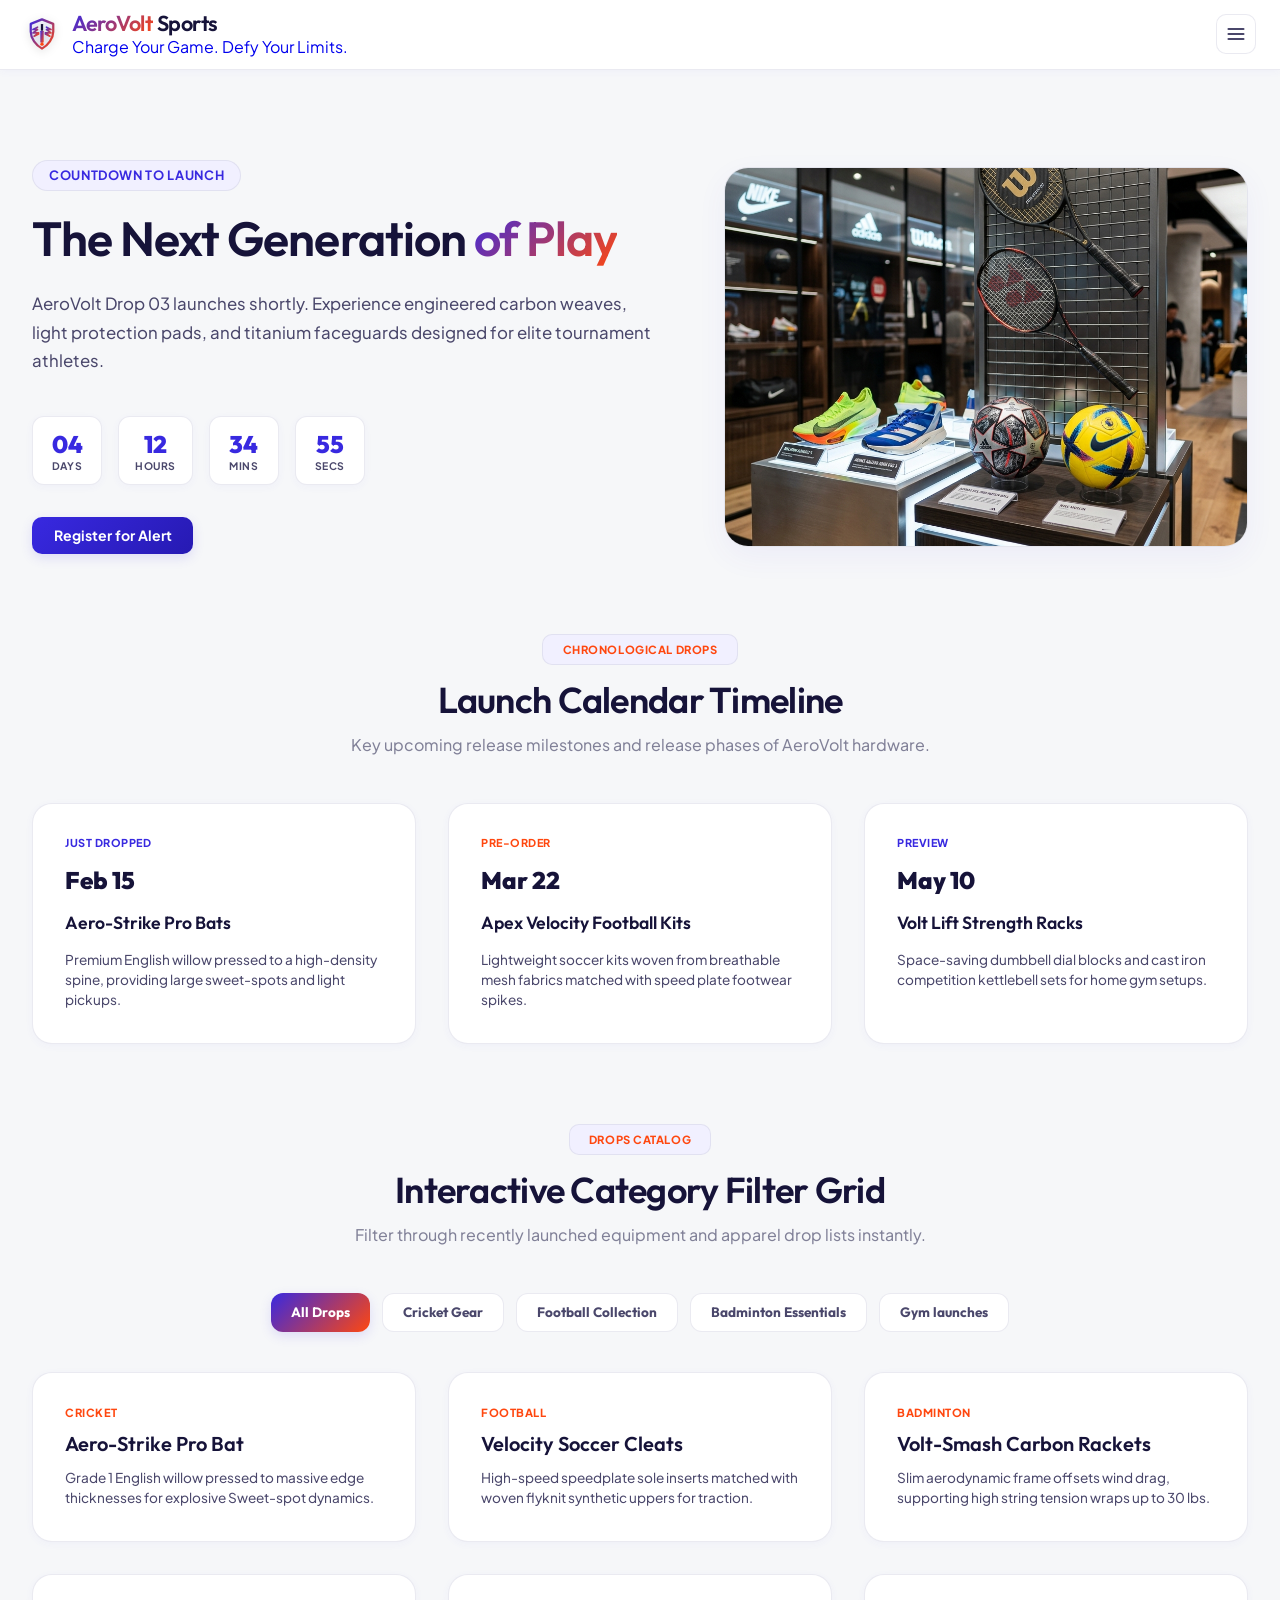
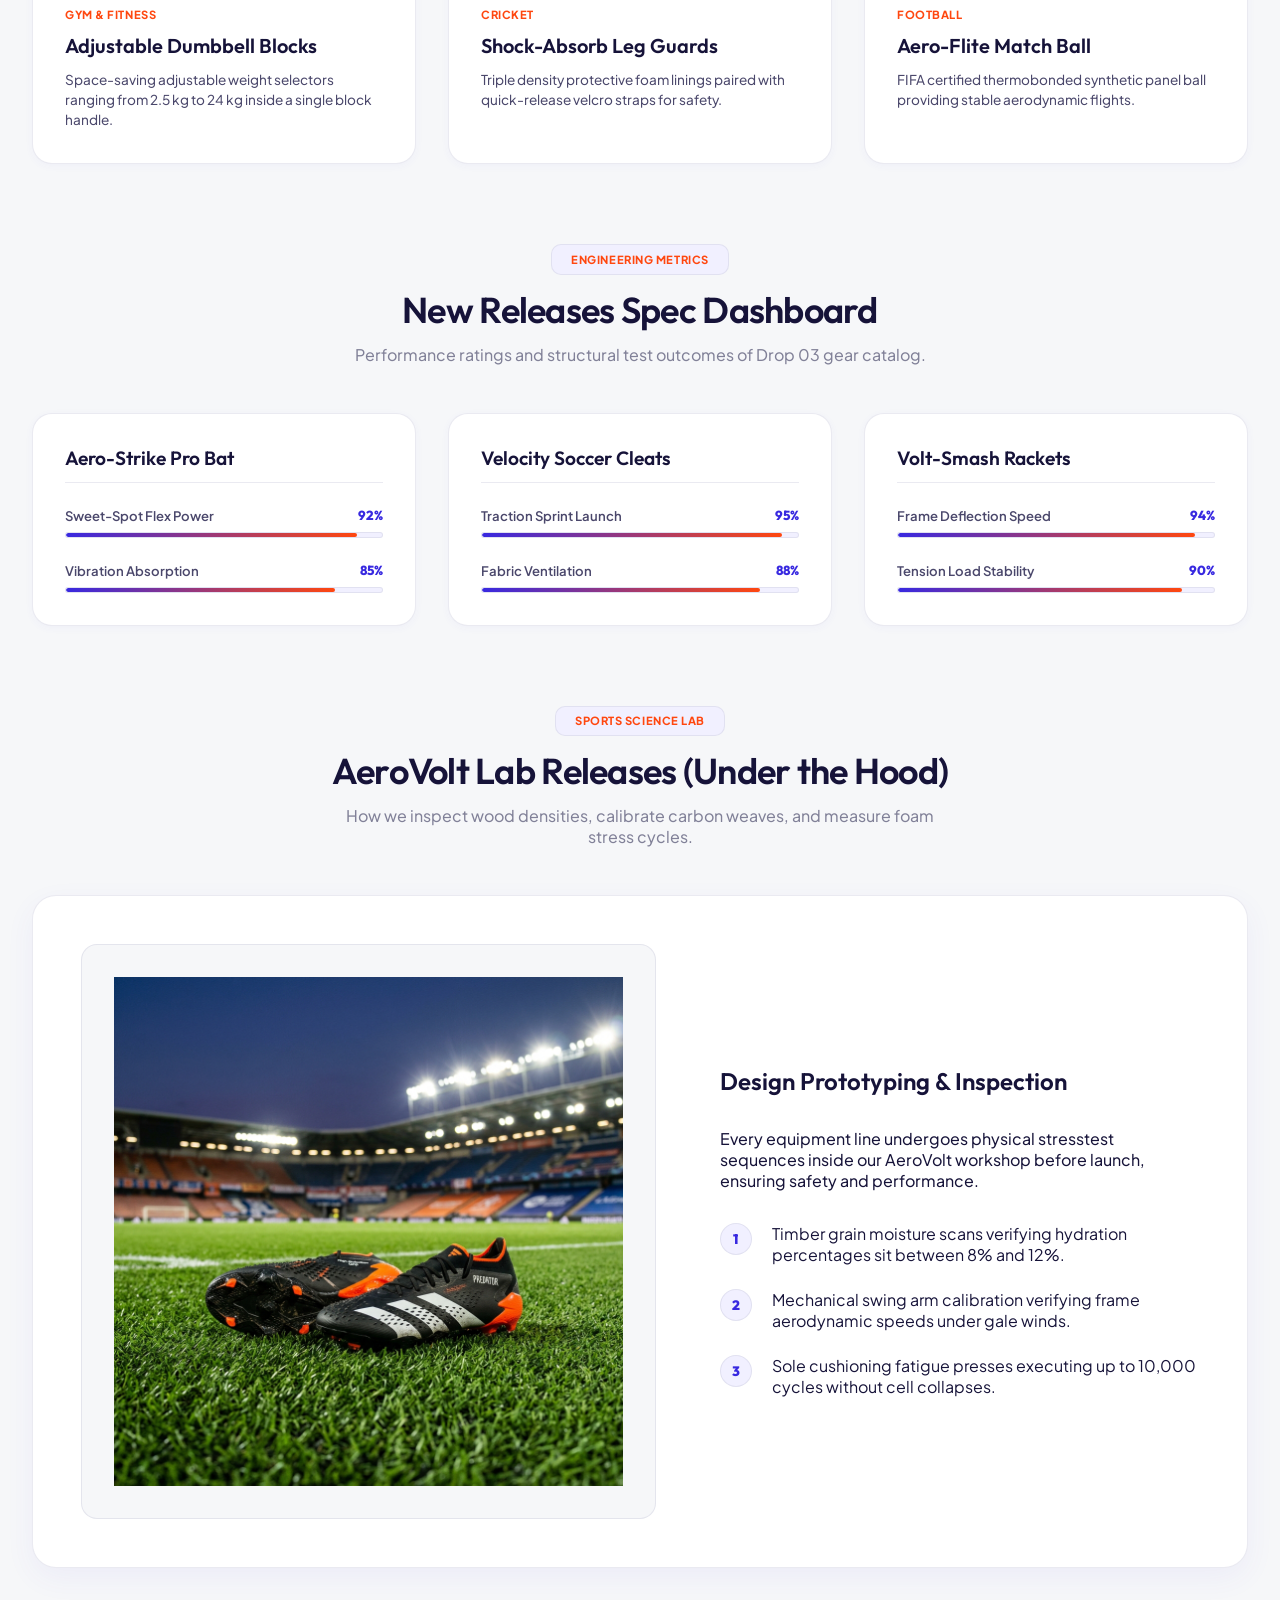
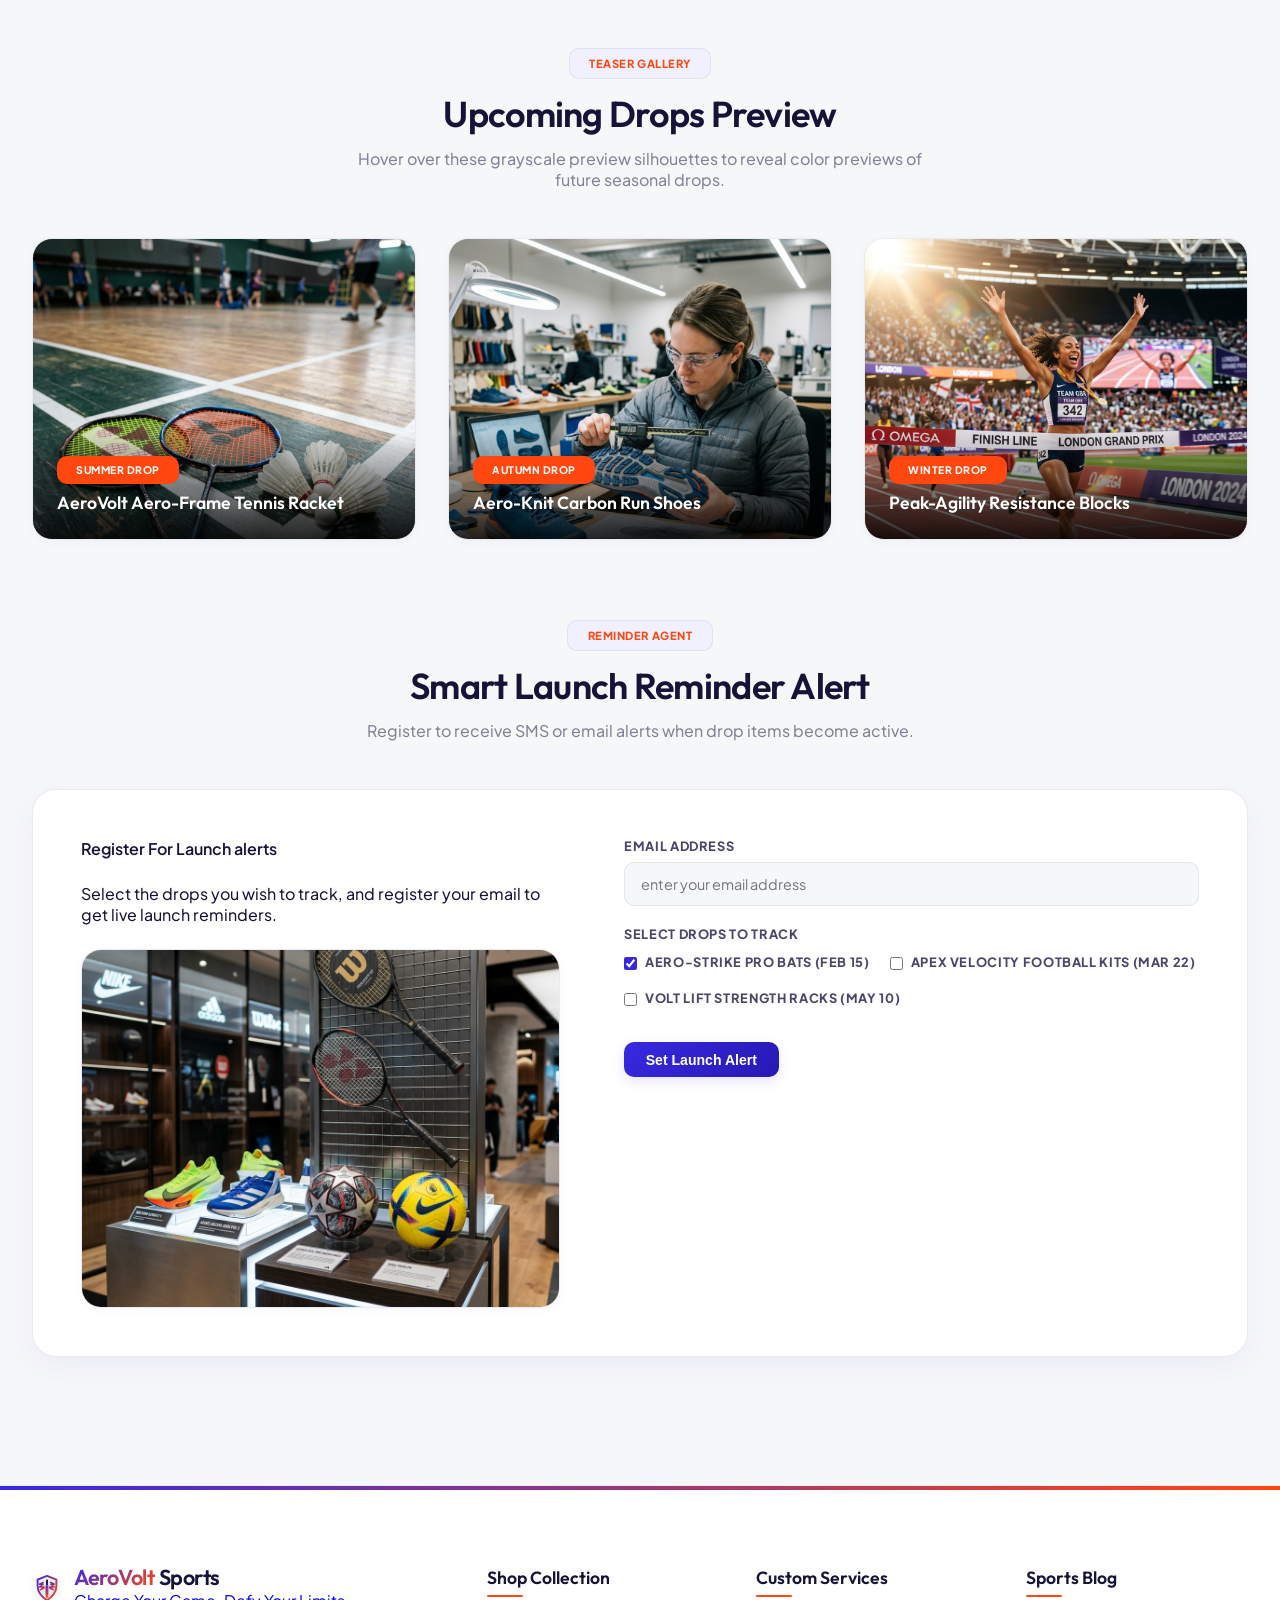
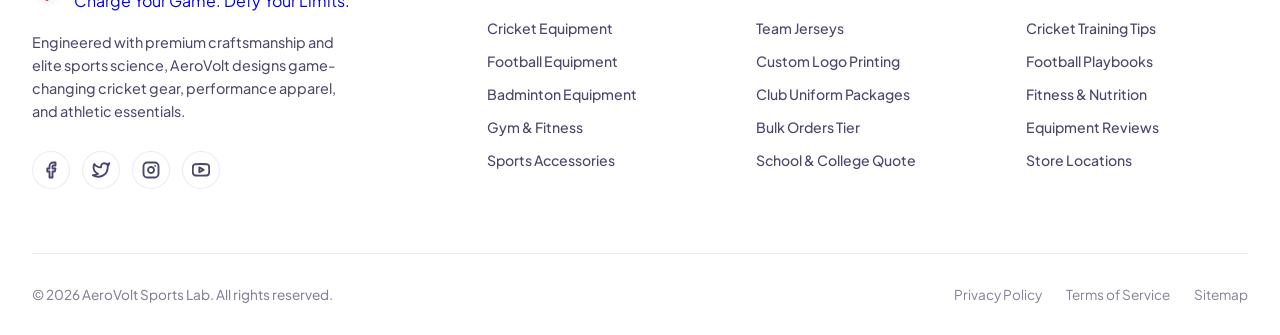
<file: arrivals.html>
<!DOCTYPE html>
<html lang="en" data-theme="light" dir="ltr">
<head>
    <meta charset="UTF-8">
    <meta name="viewport" content="width=device-width, initial-scale=1.0">
    <meta name="description" content="AeroVolt New Arrivals - Discover our launch countdowns, live drops catalog, and engineering specifications.">
    <title>New Arrivals Hub - AeroVolt Sports</title>
    
    <!-- Google Fonts: Outfit (headings), Plus Jakarta Sans (UI elements), Poppins (Arrivals Page contents) -->
    <link rel="preconnect" href="https://fonts.googleapis.com">
    <link rel="preconnect" href="https://fonts.gstatic.com" crossorigin>
    <link href="https://fonts.googleapis.com/css2?family=Outfit:wght@400;500;600;700;800&family=Plus+Jakarta+Sans:wght@300;400;500;600;700;800&family=Poppins:wght@300;400;500;600;700;800&display=swap" rel="stylesheet">
    
    <style>
        /* ----------------------------------------------------
           1. DESIGN SYSTEM & CSS VARIABLES (Matches navbar.html)
        ---------------------------------------------------- */
        :root[data-theme="light"] {
            --bg-page: hsl(220, 20%, 97%);
            --bg-navbar: hsla(220, 20%, 97%, 0.85);
            --bg-card: hsl(0, 0%, 100%);
            --bg-hover: hsl(245, 100%, 97%);
            --bg-dropdown: hsla(0, 0%, 100%, 0.92);
            
            --text-primary: hsl(245, 50%, 15%);
            --text-secondary: hsl(245, 20%, 35%);
            --text-muted: hsl(240, 10%, 55%);
            
            --primary: hsl(245, 75%, 52%);
            --primary-hover: hsl(245, 75%, 45%);
            --primary-glow: rgba(79, 70, 229, 0.15);
            
            --accent: hsl(14, 100%, 53%); /* Sunset Orange */
            --accent-glow: rgba(249, 115, 22, 0.2);
            
            --border: hsla(245, 20%, 80%, 0.35);
            --border-hover: hsla(245, 20%, 70%, 0.5);
            --shadow-sm: 0 2px 8px rgba(79, 70, 229, 0.04);
            --shadow-md: 0 10px 30px rgba(79, 70, 229, 0.06);
            --shadow-lg: 0 20px 40px rgba(79, 70, 229, 0.08);
            
            --glass-blur: 16px;
        }

        :root[data-theme="dark"] {
            --bg-page: hsl(240, 35%, 6%);
            --bg-navbar: hsla(240, 35%, 6%, 0.85);
            --bg-card: hsl(240, 25%, 11%);
            --bg-hover: hsl(245, 30%, 18%);
            --bg-dropdown: hsla(240, 25%, 11%, 0.92);
            
            --text-primary: hsl(210, 40%, 98%);
            --text-secondary: hsl(240, 15%, 80%);
            --text-muted: hsl(240, 10%, 65%);
            
            --primary: hsl(245, 90%, 65%);
            --primary-hover: hsl(245, 90%, 72%);
            --primary-glow: rgba(129, 140, 248, 0.25);
            
            --accent: hsl(14, 100%, 55%); /* Neon Sunset Orange */
            --accent-glow: rgba(249, 115, 22, 0.25);
            
            --border: hsla(245, 20%, 25%, 0.4);
            --border-hover: hsla(245, 20%, 35%, 0.5);
            --shadow-sm: 0 2px 8px rgba(0, 0, 0, 0.2);
            --shadow-md: 0 10px 30px rgba(0, 0, 0, 0.3);
            --shadow-lg: 0 20px 40px rgba(0, 0, 0, 0.4);
            
            --glass-blur: 16px;
        }

        /* Base Resets */
        *, *::before, *::after {
            box-sizing: border-box;
            margin: 0;
            padding: 0;
            transition: background-color 0.3s ease, border-color 0.3s ease, color 0.3s ease, box-shadow 0.3s ease;
        }

        body {
            font-family: 'Plus Jakarta Sans', sans-serif;
            background-color: var(--bg-page);
            color: var(--text-primary);
            min-height: 100vh;
            overflow-x: hidden;
            display: flex;
            flex-direction: column;
        }

        /* ----------------------------------------------------
           2. HEADER & NAVIGATION BAR
        ---------------------------------------------------- */
        .header {
            position: fixed;
            top: 0;
            inset-inline-start: 0;
            width: 100%;
            z-index: 1000;
            background-color: var(--bg-navbar);
            backdrop-filter: blur(var(--glass-blur));
            -webkit-backdrop-filter: blur(var(--glass-blur));
            border-bottom: 1px solid var(--border);
            box-shadow: var(--shadow-sm);
        }

        .nav-container {
            max-width: 1440px;
            margin: 0 auto;
            padding: 0.75rem 2rem;
            display: grid;
            grid-template-columns: 1fr auto 1fr;
            align-items: center;
            position: relative;
        }

        .logo-section {
            display: flex;
            align-items: center;
            gap: 0.75rem;
            text-decoration: none;
            flex-shrink: 0;
            justify-self: start;
            transition: transform 0.3s ease;
        }

        .logo-section:hover .logo-badge {
            transform: translateY(-2px) rotate(-3deg) scale(1.05);
            filter: drop-shadow(0 4px 12px var(--primary-glow));
        }

        .logo-section:hover .logo-title span.highlight {
            filter: brightness(1.1);
        }

        #main-navigation {
            justify-self: center;
        }

        .logo-badge {
            display: flex;
            align-items: center;
            justify-content: center;
            filter: drop-shadow(0 2px 4px rgba(0, 0, 0, 0.15));
            animation: bounce-slow 4s infinite ease-in-out;
        }

        .logo-text-wrapper {
            display: flex;
            flex-direction: column;
            align-items: flex-start;
        }

        .logo-title {
            font-family: 'Outfit', sans-serif;
            font-size: 1.35rem;
            font-weight: 800;
            color: var(--text-primary);
            line-height: 1.1;
            letter-spacing: -0.02em;
            display: flex;
            align-items: center;
            gap: 0.25rem;
        }

        .logo-title span.highlight {
            background: linear-gradient(135deg, var(--primary), var(--accent));
            -webkit-background-clip: text;
            -webkit-text-fill-color: transparent;
        }

        /* Center Navigation Menu */
        .nav-menu {
            display: flex !important;
            align-items: center !important;
            gap: 0.15rem !important;
            list-style: none !important;
            margin: 0 !important;
            padding: 0 !important;
        }

        .nav-item {
            position: relative;
        }

        .nav-link {
            display: flex;
            align-items: center;
            gap: 0.35rem;
            font-size: 0.82rem;
            font-weight: 700;
            color: var(--text-secondary);
            text-decoration: none;
            padding: 0.4rem 0.55rem;
            border-radius: 8px;
            cursor: pointer;
            position: relative;
            white-space: nowrap;
        }

        .nav-link::after {
            content: '';
            position: absolute;
            bottom: 2px;
            left: 50%;
            width: 0;
            height: 2px;
            background: linear-gradient(90deg, var(--primary), var(--accent));
            transition: width 0.3s cubic-bezier(0.25, 0.8, 0.25, 1), left 0.3s cubic-bezier(0.25, 0.8, 0.25, 1);
            border-radius: 2px;
            pointer-events: none;
        }

        .nav-link:hover::after,
        .nav-item.active .nav-link::after {
            width: 70%;
            left: 15%;
        }

        .nav-link:hover, .nav-item.active .nav-link {
            color: var(--primary);
            background-color: var(--bg-hover);
        }

        .nav-link svg.arrow-icon {
            width: 12px;
            height: 12px;
            transition: transform 0.2s ease;
            stroke-width: 3px;
        }

        .nav-item:hover .nav-link svg.arrow-icon {
            transform: translateY(1px);
        }

        /* Dropdown Menus */
        .dropdown-menu {
            position: absolute;
            top: 100%;
            inset-inline-start: 0;
            margin-top: 0.5rem;
            background-color: var(--bg-dropdown);
            backdrop-filter: blur(12px);
            -webkit-backdrop-filter: blur(12px);
            border: 1px solid var(--border);
            border-radius: 12px;
            box-shadow: var(--shadow-md);
            min-width: 150px;
            opacity: 0;
            visibility: hidden;
            transform: translateY(10px) scale(0.98);
            transition: transform 0.25s cubic-bezier(0.16, 1, 0.3, 1), opacity 0.25s ease, visibility 0.25s ease;
            z-index: 100;
            overflow: hidden;
            padding: 0.4rem;
        }

        .dropdown-menu::before {
            content: '';
            position: absolute;
            top: 0;
            left: 0;
            width: 100%;
            height: 3px;
            background: linear-gradient(90deg, var(--primary), var(--accent));
            z-index: 2;
        }

        .nav-item:hover .dropdown-menu {
            opacity: 1;
            visibility: visible;
            transform: translateY(0) scale(1);
        }

        .dropdown-item {
            display: block;
            padding: 0.5rem 0.75rem;
            font-size: 0.85rem;
            font-weight: 600;
            color: var(--text-secondary);
            text-decoration: none;
            border-radius: 6px;
            transition: all 0.2s ease;
            white-space: nowrap;
        }

        .dropdown-item:hover {
            color: var(--primary);
            background-color: var(--bg-hover);
            transform: translateX(4px);
        }

        [dir="rtl"] .dropdown-item:hover {
            transform: translateX(-4px);
        }

        /* Right Actions Layout */
        .actions-section {
            display: flex;
            align-items: center;
            gap: 0.75rem;
            flex-shrink: 0;
            justify-self: end;
        }

        /* Utility Toggle Buttons */
        .action-btn {
            background: none;
            border: 1px solid var(--border);
            border-radius: 10px;
            color: var(--text-secondary);
            cursor: pointer;
            display: flex;
            align-items: center;
            justify-content: center;
            width: 40px;
            height: 40px;
            position: relative;
            overflow: hidden;
            font-family: inherit;
            font-size: 0.8rem;
            font-weight: 700;
        }

        .action-btn:hover {
            border-color: var(--border-hover);
            color: var(--primary);
            background-color: var(--bg-hover);
            transform: translateY(-1px);
        }

        .action-btn:active {
            transform: translateY(0);
        }

        /* Dark Mode Button Icon Switcher */
        .theme-toggle svg {
            width: 20px;
            height: 20px;
            position: absolute;
            transition: transform 0.5s cubic-bezier(0.34, 1.56, 0.64, 1), opacity 0.3s ease;
        }

        .theme-toggle .sun-icon {
            opacity: 1;
            transform: rotate(0deg) scale(1);
        }

        .theme-toggle .moon-icon {
            opacity: 0;
            transform: rotate(-90deg) scale(0);
        }

        :root[data-theme="dark"] .theme-toggle .sun-icon {
            opacity: 0;
            transform: rotate(90deg) scale(0);
        }

        :root[data-theme="dark"] .theme-toggle .moon-icon {
            opacity: 1;
            transform: rotate(0deg) scale(1);
        }

        /* RTL Toggle Button */
        .rtl-toggle svg {
            width: 20px;
            height: 20px;
            transition: transform 0.3s ease;
        }

        .rtl-toggle:hover svg {
            animation: swap-arrow-slide 0.6s ease-in-out infinite alternate;
        }

        [dir="rtl"] .rtl-toggle:hover svg {
            animation: swap-arrow-slide-rtl 0.6s ease-in-out infinite alternate;
        }

        /* Login Button */
        .login-btn {
            display: flex;
            align-items: center;
            gap: 0.5rem;
            background: linear-gradient(135deg, var(--primary), hsl(245, 75%, 40%));
            color: #ffffff;
            border: none;
            padding: 0.6rem 1.35rem;
            border-radius: 10px;
            font-size: 0.88rem;
            font-weight: 700;
            cursor: pointer;
            box-shadow: 0 4px 12px var(--primary-glow);
            text-decoration: none;
        }

        .login-btn:hover {
            box-shadow: 0 6px 18px var(--primary-glow);
            transform: translateY(-1.5px);
            filter: brightness(1.08);
        }

        .login-btn:active {
            transform: translateY(0);
        }

        .login-btn svg {
            width: 16px;
            height: 16px;
            stroke-width: 2.5;
        }

        /* Mobile Hamburger & Menu */
        .hamburger {
            display: none;
            flex-direction: column;
            justify-content: space-between;
            width: 22px;
            height: 18px;
            background: none;
            border: none;
            cursor: pointer;
            padding: 0;
            z-index: 1100;
            position: relative;
        }

        .hamburger span {
            width: 100%;
            height: 2.5px;
            background-color: var(--text-primary);
            border-radius: 4px;
            transition: all 0.3s cubic-bezier(0.645, 0.045, 0.355, 1);
        }

        .hamburger.active span:nth-child(1) {
            transform: translateY(8px) rotate(45deg);
        }

        .hamburger.active span:nth-child(2) {
            opacity: 0;
            transform: translateX(-20px);
        }

        .hamburger.active span:nth-child(3) {
            transform: translateY(-8px) rotate(-45deg);
        }

        /* Drawer Dark Overlay Backdrop */
        .drawer-overlay {
            position: fixed;
            top: 0;
            left: 0;
            width: 100%;
            height: 100vh;
            background-color: rgba(0, 0, 0, 0.4);
            z-index: 1040;
            opacity: 0;
            visibility: hidden;
            transition: opacity 0.3s ease, visibility 0.3s ease;
        }
        
        .drawer-overlay.active {
            opacity: 1;
            visibility: visible;
        }

        .drawer-actions-item-wrapper,
        .drawer-header-item {
            display: none;
        }

        /* ----------------------------------------------------
           3. MAIN CONTAINER / DEMO BODY
        ---------------------------------------------------- */
        .demo-body {
            margin-top: 80px; /* offset navbar height */
            flex-grow: 1;
            display: flex;
            flex-direction: column;
        }



        /* ----------------------------------------------------
           4. RESPONSIVE MEDIA QUERIES (COLLAPSE AT 1320PX)
        ---------------------------------------------------- */
        @media (max-width: 1320px) {
            .header {
                backdrop-filter: none !important;
                -webkit-backdrop-filter: none !important;
                background-color: var(--bg-card);
                z-index: 1060;
            }

            .nav-container {
                padding: 0.75rem 1.5rem;
                display: flex;
                justify-content: space-between;
            }

            .hamburger {
                display: flex;
            }

            .hamburger.active {
                display: none !important;
            }

            .nav-menu {
                position: fixed;
                top: 0;
                inset-inline-end: -320px;
                width: 320px;
                height: 100vh;
                background-color: var(--bg-card);
                border-inline-start: 1px solid var(--border);
                box-shadow: var(--shadow-lg);
                flex-direction: column;
                align-items: stretch;
                padding: 0;
                gap: 0;
                z-index: 1050;
                transition: inset-inline-end 0.4s cubic-bezier(0.16, 1, 0.3, 1), visibility 0.4s cubic-bezier(0.16, 1, 0.3, 1);
                visibility: hidden;
                display: flex;
                overflow-y: auto;
            }

            .nav-menu.active {
                inset-inline-end: 0;
                visibility: visible;
            }

            .drawer-header-item {
                display: block;
                width: 100%;
                border-bottom: 1px solid var(--border);
                margin-bottom: 1rem;
            }

            .drawer-header {
                display: flex;
                align-items: center;
                justify-content: space-between;
                padding: 1.25rem 1.5rem;
                background-color: var(--bg-card);
            }

            .drawer-close-btn {
                background: none;
                border: none;
                color: var(--text-secondary);
                cursor: pointer;
                display: flex;
                align-items: center;
                justify-content: center;
                width: 32px;
                height: 32px;
                transition: all 0.2s ease;
                padding: 0;
            }

            .drawer-close-btn:hover {
                color: var(--primary);
                transform: scale(1.1);
            }

            .drawer-close-btn svg {
                width: 24px;
                height: 24px;
            }

            .nav-item {
                width: 100%;
                padding: 0 1.5rem;
            }

            .nav-link {
                justify-content: space-between;
                width: 100%;
                padding: 0.85rem 0;
                font-size: 0.95rem;
                border-bottom: 1px solid hsla(215, 20%, 80%, 0.1);
            }

            .dropdown-menu {
                position: static;
                display: none;
                width: 100%;
                opacity: 1;
                visibility: visible;
                transform: none;
                box-shadow: none;
                border: none;
                background-color: var(--bg-hover);
                padding: 0.25rem 0.5rem 0.5rem 0.5rem;
                margin-top: 0.25rem;
            }

            .nav-link::after,
            .dropdown-menu::before {
                display: none !important;
            }

            .nav-item.mobile-open .dropdown-menu {
                display: block;
            }

            .nav-item.mobile-open .nav-link svg.arrow-icon {
                transform: rotate(180deg);
            }

            .dropdown-item {
                padding: 0.6rem 1rem;
            }

            .actions-section {
                gap: 0.5rem;
            }

            .actions-section .theme-toggle,
            .actions-section .rtl-toggle,
            .actions-section .login-btn {
                display: none;
            }

            .drawer-actions-item-wrapper {
                display: block;
                margin-top: auto;
                padding: 1.5rem;
            }

            .drawer-divider {
                height: 1px;
                background-color: var(--border);
                margin-bottom: 1.5rem;
                opacity: 0.5;
            }

            .drawer-actions {
                display: flex;
                flex-direction: column;
                gap: 1rem;
                width: 100%;
            }

            .drawer-toggles-row {
                display: flex;
                align-items: center;
                justify-content: space-between;
                gap: 0.75rem;
                width: 100%;
            }

            .drawer-toggles-row .action-btn {
                flex: 1 !important;
                height: 44px !important;
                border-radius: 10px !important;
                border: 1px solid var(--border) !important;
                background-color: var(--bg-card) !important;
                color: var(--text-secondary) !important;
                display: flex !important;
                align-items: center !important;
                justify-content: center !important;
                position: relative;
                cursor: pointer;
                transition: all 0.3s ease;
                width: auto !important;
            }

            .drawer-toggles-row .action-btn:hover {
                border-color: var(--primary);
                background-color: var(--bg-hover);
                color: var(--primary);
            }

            .drawer-login-btn {
                width: 100% !important;
                height: 46px !important;
                justify-content: center !important;
                background: linear-gradient(135deg, var(--accent), hsl(350, 90%, 55%)) !important;
                box-shadow: 0 4px 15px var(--accent-glow) !important;
                border-radius: 10px !important;
                font-size: 0.95rem !important;
                font-weight: 700 !important;
                color: #ffffff !important;
                border: none !important;
                display: flex !important;
                align-items: center !important;
                gap: 0.5rem !important;
                transition: all 0.3s ease;
            }

            .drawer-login-btn:hover {
                box-shadow: 0 6px 20px rgba(249, 115, 22, 0.4) !important;
                transform: translateY(-1px);
                filter: brightness(1.05);
            }
        }

        @media (max-width: 580px) {
            .logo-tagline {
                display: none;
            }

            .logo-title {
                font-size: 1.15rem;
            }
        }

        /* ----------------------------------------------------
           3.5. ARRIVALS HUB STYLING
        ---------------------------------------------------- */
        .arrivals-body {
            display: flex;
            flex-direction: column;
            gap: 5rem;
            padding: 5rem 2rem;
            max-width: 1440px;
            margin: 0 auto;
            width: 100%;
            box-sizing: border-box;
        }
        .arrivals-hero-grid {
            display: grid;
            grid-template-columns: 1.2fr 1fr;
            gap: 4rem;
            align-items: center;
        }
        .arrivals-hero-text {
            display: flex;
            flex-direction: column;
            align-items: flex-start;
            text-align: start;
        }
        .arrivals-badge {
            display: inline-flex;
            align-items: center;
            gap: 0.5rem;
            background-color: var(--bg-hover);
            border: 1px solid var(--border);
            padding: 0.4rem 1rem;
            border-radius: 20px;
            font-size: 0.8rem;
            font-weight: 700;
            color: var(--primary);
            text-transform: uppercase;
            letter-spacing: 0.05em;
            margin-bottom: 1.25rem;
            width: fit-content;
            max-width: 100%;
            flex-wrap: wrap;
        }
        .arrivals-hero-title {
            font-family: 'Outfit', sans-serif;
            font-size: 3rem;
            font-weight: 850;
            color: var(--text-primary);
            line-height: 1.15;
            margin-bottom: 1.5rem;
            letter-spacing: -0.02em;
        }
        .arrivals-hero-desc {
            font-size: 1.05rem;
            color: var(--text-secondary);
            line-height: 1.7;
            margin-bottom: 2.5rem;
            text-align: start;
        }
        .arrivals-hero-visual {
            position: relative;
            height: 380px;
            border-radius: 24px;
            overflow: hidden;
            box-shadow: var(--shadow-md);
            border: 1px solid var(--border);
        }
        .arrivals-hero-visual img {
            width: 100% !important;
            height: 100% !important;
            object-fit: cover !important;
        }

        .countdown-widget {
            display: flex;
            gap: 1rem;
            margin-bottom: 2rem;
        }
        .countdown-node {
            background-color: var(--bg-card);
            border: 1px solid var(--border);
            border-radius: 12px;
            padding: 0.75rem 1rem;
            min-width: 70px;
            display: flex;
            flex-direction: column;
            align-items: center;
            box-shadow: var(--shadow-sm);
        }
        .countdown-val {
            font-family: 'Outfit', sans-serif;
            font-size: 1.5rem;
            font-weight: 850;
            color: var(--primary);
        }
        .countdown-lbl {
            font-size: 0.65rem;
            color: var(--text-secondary);
            text-transform: uppercase;
            letter-spacing: 0.05em;
            font-weight: 700;
        }

        .calendar-grid {
            display: grid;
            grid-template-columns: repeat(3, 1fr);
            gap: 2rem;
        }
        .calendar-card {
            background-color: var(--bg-card);
            border: 1px solid var(--border);
            border-radius: 20px;
            padding: 2rem;
            box-shadow: var(--shadow-sm);
            text-align: start;
            display: flex;
            flex-direction: column;
            gap: 1rem;
            transition: all 0.3s ease;
        }
        .calendar-card:hover {
            transform: translateY(-5px);
            border-color: var(--primary);
            box-shadow: var(--shadow-md);
        }
        .calendar-status-badge {
            font-size: 0.68rem;
            font-weight: 750;
            color: var(--primary);
            text-transform: uppercase;
            letter-spacing: 0.05em;
        }
        .calendar-date {
            font-family: 'Outfit', sans-serif;
            font-size: 1.5rem;
            font-weight: 850;
            color: var(--text-primary);
        }
        .calendar-title {
            font-family: 'Outfit', sans-serif;
            font-size: 1.1rem;
            font-weight: 800;
            color: var(--text-primary);
        }
        .calendar-body {
            font-size: 0.85rem;
            color: var(--text-secondary);
            line-height: 1.5;
        }

        .filter-bar {
            display: flex;
            gap: 0.75rem;
            flex-wrap: wrap;
            margin-bottom: 2.5rem;
            justify-content: flex-start;
        }
        .filter-btn {
            background-color: var(--bg-card);
            border: 1px solid var(--border);
            color: var(--text-secondary);
            padding: 0.6rem 1.2rem;
            border-radius: 30px;
            font-family: inherit;
            font-size: 0.85rem;
            font-weight: 700;
            cursor: pointer;
            transition: all 0.25s ease;
            box-shadow: var(--shadow-sm);
        }
        .filter-btn:hover, .filter-btn.active {
            background-color: var(--primary);
            color: #ffffff;
            border-color: transparent;
            box-shadow: 0 4px 12px var(--primary-glow);
        }
        .filter-items-grid {
            display: grid;
            grid-template-columns: repeat(3, 1fr);
            gap: 2rem;
        }
        .filter-item-card {
            background-color: var(--bg-card);
            border: 1px solid var(--border);
            border-radius: 20px;
            overflow: hidden;
            box-shadow: var(--shadow-sm);
            display: flex;
            flex-direction: column;
            padding: 2rem;
            gap: 0.75rem;
            transition: all 0.3s ease;
            text-align: start;
        }
        .filter-item-card:hover {
            transform: translateY(-5px);
            box-shadow: var(--shadow-md);
            border-color: var(--primary);
        }
        .filter-item-image {
            height: 200px;
            overflow: hidden;
            border-bottom: 1px solid var(--border);
        }
        .filter-item-image img {
            width: 100% !important;
            height: 100% !important;
            object-fit: cover !important;
        }
        .filter-item-content {
            padding: 1.5rem;
            display: flex;
            flex-direction: column;
            flex-grow: 1;
            gap: 0.75rem;
        }
        .item-sport-tag {
            font-size: 0.7rem;
            font-weight: 750;
            color: var(--accent);
            text-transform: uppercase;
            letter-spacing: 0.05em;
        }
        .item-title {
            font-family: 'Outfit', sans-serif;
            font-size: 1.25rem;
            font-weight: 800;
            color: var(--text-primary);
        }
        .item-desc {
            font-size: 0.85rem;
            color: var(--text-secondary);
            line-height: 1.5;
            flex-grow: 1;
        }
        .item-footer {
            display: flex;
            justify-content: space-between;
            align-items: center;
            margin-top: 0.5rem;
            border-top: 1px solid var(--border);
            padding-top: 1rem;
        }
        .item-price {
            font-family: 'Outfit', sans-serif;
            font-size: 1.2rem;
            font-weight: 850;
            color: var(--text-primary);
        }
        .item-status {
            font-size: 0.75rem;
            font-weight: 700;
            color: #10b981;
            background-color: rgba(16, 185, 129, 0.1);
            padding: 0.25rem 0.6rem;
            border-radius: 12px;
        }

        .spec-dashboard-grid {
            display: grid;
            grid-template-columns: repeat(3, 1fr);
            gap: 2rem;
        }
        .spec-dashboard-card {
            background-color: var(--bg-card);
            border: 1px solid var(--border);
            border-radius: 20px;
            padding: 2rem;
            box-shadow: var(--shadow-sm);
            text-align: start;
            display: flex;
            flex-direction: column;
            gap: 1.5rem;
        }
        .spec-dashboard-title {
            font-family: 'Outfit', sans-serif;
            font-size: 1.2rem;
            font-weight: 800;
            color: var(--text-primary);
            border-bottom: 1px solid var(--border);
            padding-bottom: 0.75rem;
        }
        .spec-progress-node {
            display: flex;
            flex-direction: column;
            gap: 0.5rem;
        }
        .spec-progress-lbl {
            display: flex;
            justify-content: space-between;
            font-size: 0.82rem;
            color: var(--text-secondary);
        }
        .spec-progress-lbl span {
            font-weight: 600;
        }
        .spec-progress-lbl strong {
            font-family: 'Outfit', sans-serif;
            color: var(--primary);
            font-weight: 800;
        }
        .spec-progress-bar-bg {
            height: 6px;
            background-color: var(--bg-hover);
            border-radius: 10px;
            overflow: hidden;
            border: 1px solid var(--border);
        }
        .spec-progress-bar-fill {
            height: 100%;
            background: linear-gradient(90deg, var(--primary), var(--accent));
            border-radius: 10px;
        }

        .lab-panel-card {
            background-color: var(--bg-card);
            border: 1px solid var(--border);
            border-radius: 24px;
            padding: 3rem;
            box-shadow: var(--shadow-md);
        }
        .lab-layout {
            display: grid;
            grid-template-columns: 1.2fr 1fr;
            gap: 4rem;
            align-items: center;
        }
        .lab-visual-box {
            position: relative;
            display: flex;
            align-items: center;
            justify-content: center;
            background-color: var(--bg-page);
            border: 1px solid var(--border);
            border-radius: 16px;
            padding: 2rem;
        }
        .lab-svg-diagram {
            width: 100%;
            height: auto;
            max-width: 320px;
        }
        .lab-details-stack {
            display: flex;
            flex-direction: column;
            gap: 2rem;
            text-align: start;
        }
        .lab-details-stack h4 {
            font-family: 'Outfit', sans-serif;
            font-size: 1.5rem;
            font-weight: 800;
            color: var(--text-primary);
        }
        .lab-steps-list {
            display: flex;
            flex-direction: column;
            gap: 1.5rem;
        }
        .lab-step-item {
            display: flex;
            gap: 1.25rem;
            align-items: flex-start;
        }
        .lab-step-num {
            background-color: var(--bg-hover);
            border: 1px solid var(--border);
            color: var(--primary);
            font-weight: 850;
            font-family: 'Outfit', sans-serif;
            width: 32px;
            height: 32px;
            border-radius: 50%;
            display: inline-flex;
            align-items: center;
            justify-content: center;
            font-size: 0.85rem;
            flex-shrink: 0;
        }
        .lab-step-content {
            display: flex;
            flex-direction: column;
            gap: 0.25rem;
        }
        .lab-step-content h5 {
            font-family: 'Outfit', sans-serif;
            font-size: 1.05rem;
            font-weight: 750;
            color: var(--text-primary);
        }
        .lab-step-content p {
            font-size: 0.85rem;
            color: var(--text-secondary);
            line-height: 1.5;
        }

        .preview-grid {
            display: grid;
            grid-template-columns: repeat(3, 1fr);
            gap: 2rem;
        }
        .preview-card {
            background-color: var(--bg-card);
            border: 1px solid var(--border);
            border-radius: 20px;
            overflow: hidden;
            box-shadow: var(--shadow-sm);
            position: relative;
        }
        .preview-image-box {
            position: relative;
            height: 300px;
            width: 100%;
            overflow: hidden;
        }
        .preview-silhouette {
            width: 100% !important;
            height: 100% !important;
            object-fit: cover !important;
            filter: grayscale(1) brightness(0.4);
            transition: all 0.5s ease;
        }
        .preview-card:hover .preview-silhouette {
            filter: grayscale(0) brightness(1);
            transform: scale(1.05);
        }
        .preview-card-details {
            position: absolute;
            bottom: 0;
            left: 0;
            width: 100%;
            padding: 1.5rem;
            background: linear-gradient(0deg, rgba(0,0,0,0.85) 0%, rgba(0,0,0,0) 100%);
            text-align: start;
            display: flex;
            flex-direction: column;
            gap: 0.5rem;
        }
        .preview-season-badge {
            font-size: 0.65rem;
            font-weight: 750;
            color: #ffffff;
            text-transform: uppercase;
            letter-spacing: 0.05em;
            width: fit-content;
            background-color: var(--accent);
            padding: 0.25rem 0.5rem;
            border-radius: 10px;
            backdrop-filter: blur(4px);
        }
        .preview-title {
            font-family: 'Outfit', sans-serif;
            font-size: 1.1rem;
            font-weight: 800;
            color: #ffffff;
            line-height: 1.3;
        }

        .reminder-card {
            background-color: var(--bg-card);
            border: 1px solid var(--border);
            border-radius: 24px;
            padding: 3rem;
            box-shadow: var(--shadow-md);
            display: grid;
            grid-template-columns: 1fr 1.2fr;
            gap: 4rem;
            align-items: flex-start;
        }
        .reminder-card > * {
            min-width: 0;
        }
        .reminder-info {
            display: flex;
            flex-direction: column;
            gap: 1.5rem;
        }
        .reminder-info-visual {
            border-radius: 20px;
            overflow: hidden;
            box-shadow: var(--shadow-sm);
            border: 1px solid var(--border);
            aspect-ratio: 4/3;
            width: 100%;
            height: auto;
        }
        .reminder-info-visual img {
            width: 100% !important;
            height: 100% !important;
            object-fit: cover !important;
        }
        .reminder-form-box {
            display: flex;
            flex-direction: column;
            gap: 1.25rem;
            text-align: start;
        }
        .reminder-group {
            display: flex;
            flex-direction: column;
            gap: 0.5rem;
        }
        .reminder-group label {
            font-size: 0.8rem;
            font-weight: 750;
            color: var(--text-secondary);
            text-transform: uppercase;
            letter-spacing: 0.05em;
        }
        .reminder-group > input {
            background-color: var(--bg-page);
            border: 1px solid var(--border);
            padding: 0.75rem 1rem;
            border-radius: 10px;
            font-family: inherit;
            font-size: 0.9rem;
            color: var(--text-primary);
            outline: none;
            transition: border-color 0.25s ease;
        }
        .reminder-group > input:focus {
            border-color: var(--primary);
        }
        .reminder-checkbox-row {
            display: flex;
            gap: 1.25rem;
            flex-wrap: wrap;
            margin-top: 0.25rem;
        }
        .checkbox-item {
            display: flex;
            align-items: flex-start;
            gap: 0.5rem;
            font-size: 0.85rem;
            color: var(--text-secondary);
            cursor: pointer;
        }
        .checkbox-item input {
            accent-color: var(--primary);
            cursor: pointer;
            margin-top: 0.2rem;
        }

        /* Section 8: Responsive */
        @media (max-width: 1024px) {
            .arrivals-body {
                gap: 4rem;
            }

            .arrivals-hero-grid,
            .lab-layout,
            .reminder-card {
                grid-template-columns: 1fr !important;
                gap: 2.5rem !important;
            }

            .filter-items-grid,
            .spec-dashboard-grid,
            .preview-grid,
            .calendar-grid {
                grid-template-columns: repeat(2, 1fr) !important;
                gap: 2rem !important;
            }
        }

        @media (max-width: 768px) {
            .filter-items-grid,
            .spec-dashboard-grid,
            .preview-grid,
            .calendar-grid {
                grid-template-columns: 1fr !important;
                gap: 1.5rem !important;
            }

            .lab-panel-card,
            .reminder-card {
                padding: 2rem !important;
            }
        }

        @media (max-width: 480px) {
            .logo-title {
                font-size: 1rem !important;
            }

            .logo-badge svg {
                width: 28px !important;
                height: 28px !important;
            }

            .logo-section {
                gap: 0.5rem !important;
            }

            .nav-container {
                padding: 0.75rem 1rem !important;
            }

            .arrivals-badge,
            .blog-badge {
                font-size: 0.72rem !important;
                padding: 0.35rem 0.75rem !important;
                margin-bottom: 1rem !important;
            }

            .arrivals-hero-title {
                font-size: 1.65rem !important;
            }

            .arrivals-hero-desc {
                font-size: 0.88rem !important;
                margin-bottom: 1.5rem !important;
            }

            .lab-panel-card,
            .reminder-card,
            .spec-dashboard-card,
            .calendar-card {
                padding: 1.25rem !important;
            }

            .reminder-checkbox-row {
                flex-direction: column !important;
                align-items: flex-start !important;
                gap: 0.75rem !important;
            }
            .checkbox-item {
                width: 100% !important;
            }
            .reminder-group > input {
                width: 100% !important;
                box-sizing: border-box !important;
            }

            .filter-btn {
                padding: 0.5rem 1rem !important;
                font-size: 0.78rem !important;
            }

            .preview-image-box {
                height: 240px !important;
            }

            .reminder-info-visual {
                height: 200px !important;
            }

            .countdown-widget {
                gap: 0.5rem !important;
            }
            .countdown-node {
                padding: 0.5rem !important;
                min-width: 60px !important;
            }
            .countdown-val {
                font-size: 1.2rem !important;
            }
        }

        @media (max-width: 360px) {
            .arrivals-hero-title {
                font-size: 1.45rem !important;
            }
        }

        @media (max-width: 320px) {
            .arrivals-hero-title {
                font-size: 1.30rem !important;
            }
        }

        /* ----------------------------------------------------
           5. SYSTEM KEYFRAMES & UTILITIES
        ---------------------------------------------------- */
        @keyframes bounce-slow {
            0%, 100% {
                transform: translateY(0) rotate(0deg);
            }
            50% {
                transform: translateY(-4px) rotate(5deg);
            }
        }

        /* ----------------------------------------------------
           6. FOOTER STYLING & RESPONSIVENESS
        ---------------------------------------------------- */
        .footer {
            background-color: var(--bg-card);
            border-top: 1px solid var(--border);
            padding: 5rem 2rem 2rem 2rem;
            position: relative;
            overflow: hidden;
            margin-top: auto;
        }

        .footer::before {
            content: '';
            position: absolute;
            top: 0;
            left: 0;
            width: 100%;
            height: 4px;
            background: linear-gradient(90deg, var(--primary), var(--accent));
            z-index: 2;
        }

        .footer-container {
            max-width: 1440px;
            margin: 0 auto;
            display: grid;
            grid-template-columns: 2.2fr 1.2fr 1.2fr 1.2fr;
            gap: 3rem;
            padding-bottom: 4rem;
        }

        .footer-col {
            display: flex;
            flex-direction: column;
            gap: 1.25rem;
            text-align: start;
        }

        .brand-col .brand-desc {
            font-size: 0.9rem;
            color: var(--text-secondary);
            line-height: 1.6;
            max-width: 320px;
        }

        .social-links {
            display: flex;
            align-items: center;
            gap: 0.75rem;
            margin-top: 0.5rem;
        }

        .social-icon {
            display: flex;
            align-items: center;
            justify-content: center;
            width: 38px;
            height: 38px;
            border-radius: 50%;
            border: 1px solid var(--border);
            color: var(--text-secondary);
            background-color: var(--bg-card);
            transition: all 0.3s cubic-bezier(0.4, 0, 0.2, 1);
            text-decoration: none;
        }

        .social-icon:hover {
            background: linear-gradient(135deg, var(--accent), hsl(350, 90%, 55%));
            color: #ffffff;
            border-color: transparent;
            transform: translateY(-3px);
            box-shadow: 0 4px 12px var(--accent-glow);
        }

        .social-icon svg {
            width: 18px;
            height: 18px;
        }

        .footer-title {
            font-family: 'Outfit', sans-serif;
            font-size: 1.1rem;
            font-weight: 700;
            color: var(--text-primary);
            position: relative;
            padding-bottom: 0.5rem;
        }

        .footer-title::after {
            content: '';
            position: absolute;
            bottom: 0;
            inset-inline-start: 0;
            width: 36px;
            height: 2px;
            background-color: var(--accent);
            border-radius: 2px;
        }

        .footer-links-list {
            list-style: none;
            display: flex;
            flex-direction: column;
            gap: 0.75rem;
        }

        .footer-link {
            color: var(--text-secondary);
            text-decoration: none;
            font-size: 0.88rem;
            font-weight: 500;
            transition: all 0.25s ease;
            display: inline-flex;
            align-items: center;
        }

        .footer-link:hover {
            color: var(--primary-hover);
            transform: translateX(4px);
        }

        [dir="rtl"] .footer-link:hover {
            transform: translateX(-4px);
        }

        .contact-info-item {
            display: inline-flex;
            align-items: flex-start;
            gap: 0.6rem;
            font-size: 0.88rem;
            color: var(--text-secondary);
            line-height: 1.5;
            text-align: start;
        }

        .contact-info-item svg.contact-icon-svg {
            width: 16px;
            height: 16px;
            color: var(--accent);
            flex-shrink: 0;
            margin-top: 0.15rem;
        }

        .footer-bottom {
            border-top: 1px solid var(--border);
            padding-top: 2rem;
        }

        .footer-bottom-container {
            max-width: 1440px;
            margin: 0 auto;
            display: flex;
            align-items: center;
            justify-content: space-between;
            flex-wrap: wrap;
            gap: 1rem;
        }

        .copyright-text {
            font-size: 0.85rem;
            color: var(--text-muted);
        }

        .footer-bottom-links {
            display: flex;
            align-items: center;
            gap: 1.5rem;
        }

        .footer-bottom-link {
            font-size: 0.85rem;
            color: var(--text-muted);
            text-decoration: none;
            transition: color 0.2s ease;
        }

        .footer-bottom-link:hover {
            color: var(--primary);
        }

                /* Responsive Footer Media Queries */
        @media (max-width: 1024px) {
            .footer-container {
                grid-template-columns: repeat(3, 1fr);
                gap: 2.5rem;
            }
            .brand-col {
                grid-column: span 3;
                text-align: center;
                align-items: center;
                margin-bottom: 1.5rem;
            }
            .brand-col .footer-desc {
                max-width: 600px;
                margin: 0.75rem auto 1.5rem auto;
            }
            .brand-col .social-links {
                justify-content: center;
            }
        }

        @media (max-width: 768px) {
            .footer {
                padding: 4rem 1.25rem 2rem 1.25rem;
            }
            .footer-container {
                grid-template-columns: 1fr;
                gap: 2.5rem;
            }
            .brand-col {
                grid-column: span 1;
                text-align: center;
                align-items: center;
                margin-bottom: 0;
            }
            .footer-col {
                text-align: center;
            }
            .footer-col ul {
                padding: 0;
            }
            .footer-col ul li {
                justify-content: center;
            }
            .footer-bottom-container {
                flex-direction: column;
                align-items: center;
                text-align: center;
                gap: 1rem;
            }
            .footer-bottom-links {
                justify-content: center;
                flex-wrap: wrap;
                gap: 1rem;
            }
        }

        /* ====================================================
           GLOBAL RESPONSIVENESS OVERRIDES
        ==================================================== */
        *, *::before, *::after {
            box-sizing: border-box !important;
        }
        
        html, body {
            max-width: 100% !important;
            overflow-x: hidden !important;
            width: 100% !important;
        }

        img, video, iframe {
            max-width: 100% !important;
            height: auto !important;
        }

        @media (max-width: 1024px) {
            .hero-grid, .telemetry-grid, .materials-grid, .calendar-grid, .radar-grid, .booking-grid, 
            .about-hero-grid, .collage-container, .why-diagonal-grid, .orbit-container, .location-section-grid,
            .custom-hero-grid, .custom-step-grid, .custom-benefits-grid, .bulk-hero-grid, .steps-grid, 
            .benefits-grid, .blog-hero-grid, .blog-featured-grid, .blog-archive-grid, .contact-hero-grid, 
            .contact-form-grid, .brands-hero-grid, .brands-showcase-grid,
            .accessories-grid, .athletes-flex-row, .audit-layout, .calendar-phase-specs, .catalog-grid, 
            .circle-spec-grid, .configurator-card, .flex-grid-wrapper, .grid-container, .material-layout, 
            .quiz-card, .quiz-row, .testimonial-card, .vault-hero-grid, .wizard-row {
                grid-template-columns: 1fr !important;
                gap: 2.5rem !important;
            }
            
            section, .home-section, .about-body, .custom-body, .orders-body, .blog-body, .contact-body, .brands-body, .arrivals-body {
                padding: 4rem 1.5rem !important;
            }

            /* Responsive Footer overrides (Laptop & Tablet viewports) */
            .footer-container {
                grid-template-columns: 1fr !important;
                gap: 2.5rem !important;
            }
            .brand-col {
                grid-column: span 1 !important;
                text-align: start !important;
                align-items: flex-start !important;
                margin-bottom: 0 !important;
            }
            .brand-col .footer-desc,
            .brand-col .brand-desc {
                margin-inline-start: 0 !important;
                margin-inline-end: auto !important;
                text-align: start !important;
            }
            .brand-col .social-links {
                justify-content: flex-start !important;
            }
            .footer-col {
                text-align: start !important;
            }
            .footer-col ul {
                padding: 0 !important;
            }
            .footer-col ul li {
                justify-content: flex-start !important;
            }
            .footer-bottom-container {
                flex-direction: column !important;
                align-items: flex-start !important;
                text-align: start !important;
                gap: 1rem !important;
            }
            .footer-bottom-links {
                justify-content: flex-start !important;
                flex-wrap: wrap !important;
                gap: 1rem !important;
            }
        }

        /* 768px Breakpoint (Tablets) */
        @media (max-width: 768px) {
            section, .home-section, .about-body, .custom-body, .orders-body, .blog-body, .contact-body, .brands-body, .arrivals-body {
                padding: 3rem 1.25rem !important;
            }
            
            h1, .hero-title-main {
                font-size: 2.5rem !important;
                line-height: 1.2 !important;
            }
            
            h2, .section-title {
                font-size: 1.85rem !important;
                line-height: 1.25 !important;
            }
            
            h3 {
                font-size: 1.5rem !important;
            }
            
            /* Navbar adjustments */
            .desktop-nav {
                display: none !important;
            }
            
            .mobile-hamburger {
                display: flex !important;
            }

            .logo-title {
                font-size: 1.15rem !important;
            }

            /* Responsive Footer overrides */
            .footer-container {
                grid-template-columns: 1fr !important;
                gap: 2.5rem !important;
            }
            .brand-col {
                grid-column: span 1 !important;
                text-align: start !important;
                align-items: flex-start !important;
                margin-bottom: 0 !important;
            }
            .brand-col .footer-desc,
            .brand-col .brand-desc {
                margin-inline-start: 0 !important;
                margin-inline-end: auto !important;
                text-align: start !important;
            }
            .brand-col .social-links {
                justify-content: flex-start !important;
            }
            .footer-col {
                text-align: start !important;
            }
            .footer-col ul {
                padding: 0 !important;
            }
            .footer-col ul li {
                justify-content: flex-start !important;
            }
            .footer-bottom-container {
                flex-direction: column !important;
                align-items: flex-start !important;
                text-align: start !important;
                gap: 1rem !important;
            }
            .footer-bottom-links {
                justify-content: flex-start !important;
                flex-wrap: wrap !important;
                gap: 1rem !important;
            }
        }

        /* 480px Breakpoint (Mobile Portrait) */
        @media (max-width: 480px) {
            section, .home-section, .about-body, .custom-body, .orders-body, .blog-body, .contact-body, .brands-body, .arrivals-body {
                padding: 2.5rem 1rem !important;
            }
            
            h1, .hero-title-main {
                font-size: 2rem !important;
            }
            
            h2, .section-title {
                font-size: 1.6rem !important;
            }
            
            .btn-primary, .btn-secondary, .btn-accent, button.btn-primary, button.btn-secondary {
                width: 100% !important;
                text-align: center;
                justify-content: center;
            }
            
            .social-links {
                justify-content: center;
                flex-wrap: wrap;
            }
            
            .logo-tagline {
                display: none !important;
            }

            /* Telemetry & Circular Selector & Orbit Alignments */
            .circular-selector-container, .orbit-visual-box {
                transform: scale(0.85) !important;
                margin: -1.5rem auto !important;
            }
            .telemetry-tabs {
                display: flex !important;
                flex-wrap: wrap !important;
                justify-content: center !important;
                gap: 0.5rem !important;
                margin-bottom: 1.5rem !important;
            }
            .tab-trigger {
                padding: 0.5rem 0.75rem !important;
                font-size: 0.75rem !important;
                flex: 1 1 calc(33.333% - 0.5rem) !important;
                min-width: 75px !important;
                text-align: center !important;
            }
            .telemetry-readouts {
                grid-template-columns: repeat(auto-fit, minmax(110px, 1fr)) !important;
                gap: 0.75rem !important;
            }
        }

        /* 320px Breakpoint (Small Mobile Screen) */
        @media (max-width: 320px) {
            section, .home-section, .about-body, .custom-body, .orders-body, .blog-body, .contact-body, .brands-body, .arrivals-body {
                padding: 2rem 0.75rem !important;
            }
            
            h1, .hero-title-main {
                font-size: 1.75rem !important;
            }
            
            h2, .section-title {
                font-size: 1.45rem !important;
            }

            .logo-title {
                font-size: 1rem !important;
            }
            
            /* Force absolute overflow prevention */
            * {
                word-wrap: break-word !important;
                overflow-wrap: break-word !important;
            }

            /* Telemetry & Circular Selector & Orbit Alignments */
            .circular-selector-container, .orbit-visual-box {
                transform: scale(0.75) !important;
                margin: -2.5rem auto !important;
            }
            .telemetry-dashboard {
                padding: 0.85rem !important;
            }
            .tab-trigger {
                font-size: 0.7rem !important;
                padding: 0.4rem 0.5rem !important;
            }
        }
    
        /* --- Injecting Missing Layout & Catalog Styles --- */
        .locator-container {
            width: 100%;
        }

        .section-header {
            text-align: center;
            margin-bottom: 3rem;
            display: flex;
            flex-direction: column;
            align-items: center;
        }

        .blog-section-title {
            font-family: 'Outfit', sans-serif;
            font-size: 2.25rem;
            font-weight: 800;
            color: var(--text-primary);
            margin-bottom: 0.75rem;
            letter-spacing: -0.02em;
        }

        .blog-section-desc {
            font-size: 1rem;
            color: var(--text-muted);
            max-width: 600px;
            margin: 0 auto;
        }

        .blog-badge {
            display: inline-block;
            font-size: 0.7rem;
            font-weight: 750;
            color: var(--accent);
            text-transform: uppercase;
            letter-spacing: 0.05em;
            background-color: var(--bg-hover);
            border: 1px solid var(--border);
            padding: 0.25rem 0.6rem;
            border-radius: 10px;
            width: fit-content;
            margin-bottom: 0.75rem;
        }

        .glow-text {
            background: linear-gradient(135deg, var(--primary), var(--accent));
            -webkit-background-clip: text;
            -webkit-text-fill-color: transparent;
        }

        /* Interactive Filter Catalog Styles */
        .filter-tabs-row {
            display: flex;
            justify-content: center;
            gap: 0.75rem;
            margin-bottom: 2.5rem;
            flex-wrap: wrap;
        }

        .filter-tab-btn {
            font-family: 'Outfit', sans-serif;
            font-size: 0.85rem;
            font-weight: 700;
            color: var(--text-secondary);
            background-color: var(--bg-card);
            border: 1px solid var(--border);
            padding: 0.6rem 1.25rem;
            border-radius: 12px;
            cursor: pointer;
            transition: all 0.3s ease;
        }

        .filter-tab-btn:hover {
            border-color: var(--primary);
            color: var(--primary);
            background-color: var(--bg-hover);
        }

        .filter-tab-btn.active {
            background: linear-gradient(135deg, var(--primary), var(--accent));
            color: #ffffff;
            border: none;
            box-shadow: 0 4px 12px var(--primary-glow);
        }

        .filter-grid {
            display: grid;
            grid-template-columns: repeat(3, 1fr);
            gap: 2rem;
        }

        .filter-item-card.hidden {
            display: none !important;
        }

        .rtl-icon, .logo-icon-svg {
            display: inline-block;
        }
        
        /* Mobile Adjustments for Filter Grid */
        @media (max-width: 1024px) {
            .filter-grid {
                grid-template-columns: repeat(2, 1fr) !important;
                gap: 1.5rem !important;
            }
        }

        @media (max-width: 768px) {
            .filter-grid {
                grid-template-columns: 1fr !important;
                gap: 1.5rem !important;
            }
            .filter-tabs-row {
                gap: 0.5rem;
            }
            .filter-tab-btn {
                padding: 0.5rem 1rem;
                font-size: 0.8rem;
            }
        }
    
        /* --- Injecting Missing Layout Styles --- */
        .locator-container {
            width: 100%;
        }

        .section-header {
            text-align: center;
            margin-bottom: 3rem;
            display: flex;
            flex-direction: column;
            align-items: center;
        }

        .blog-section-title {
            font-family: 'Outfit', sans-serif;
            font-size: 2.25rem;
            font-weight: 800;
            color: var(--text-primary);
            margin-bottom: 0.75rem;
            letter-spacing: -0.02em;
        }

        .blog-section-desc {
            font-size: 1rem;
            color: var(--text-muted);
            max-width: 600px;
            margin: 0 auto;
        }

        .blog-badge {
            display: inline-block;
            font-size: 0.7rem;
            font-weight: 750;
            color: var(--accent);
            text-transform: uppercase;
            letter-spacing: 0.05em;
            background-color: var(--bg-hover);
            border: 1px solid var(--border);
            padding: 0.25rem 0.6rem;
            border-radius: 10px;
            width: fit-content;
            margin-bottom: 0.75rem;
        }

        .glow-text {
            background: linear-gradient(135deg, var(--primary), var(--accent));
            -webkit-background-clip: text;
            -webkit-text-fill-color: transparent;
        }

        .rtl-icon, .logo-icon-svg {
            display: inline-block;
        }
        
        /* Hamburger custom SVG toggle button styling */
        .hamburger {
            align-items: center !important;
            justify-content: center !important;
            width: 40px !important;
            height: 40px !important;
            background-color: var(--bg-card) !important;
            border: 1px solid var(--border) !important;
            border-radius: 10px !important;
            cursor: pointer !important;
            padding: 0 !important;
            z-index: 1100 !important;
        }
        .hamburger svg {
            width: 20px !important;
            height: 20px !important;
            color: var(--text-secondary) !important;
            transition: transform 0.3s ease !important;
        }
        .hamburger:hover svg {
            color: var(--primary) !important;
            transform: scale(1.05) !important;
        }

        /* ----------------------------------------------------
           10. TYPOGRAPHY CONSISTENCY OVERRIDES
        ---------------------------------------------------- */
        h1, h2, h3, h4, h5, h6,
        .hero-title-main, .section-title, .pro-card-title, .logo-title, .athlete-card-name, .sport-title, .product-name, .category-name, .offer-title, .modal-title, .blog-section-title, .snap-card-title, .blog-post-title, .lab-panel-title, .calendar-phase-title, .config-title, .custom-step-title, .benefit-card-title, .contact-card-title {
            font-weight: 600 !important;
        }
        p, .section-desc, .hero-desc, .offer-desc, .modal-desc, .product-desc, .athlete-card-formula, .card-formula, .about-story-text, .kit-spec-node span, .spec-item span, .contact-card-desc {
            font-weight: 450 !important;
        }
        .section-tag, .product-badge, .offer-badge, .athlete-sport-badge, .hero-badge, .blog-badge, .orders-badge, .preview-season-badge {
            display: inline-flex !important;
            align-items: center !important;
            justify-content: center !important;
            line-height: 1 !important;
            padding: 0.55rem 1.2rem !important;
            height: auto !important;
            box-sizing: border-box !important;
        }
</style>
    <link rel="icon" type="image/svg+xml" href="images/favicon.svg">
    <link rel="icon" type="image/png" href="images/favicon.png">
</head>
<body>

    <!-- Drawer Dark Overlay Backdrop -->
    <div class="drawer-overlay" id="drawer-overlay" aria-hidden="true"></div>

    <!-- ----------------------------------------------------
       HEADER & NAVIGATION BAR CONTAINER (Matches navbar.html)
    ----------------------------------------------------- -->
    <header class="header">
        <div class="nav-container">
            
            <!-- Left: Logo & Tagline -->
            <a href="index.html" class="logo-section" aria-label="AeroVolt Sports Lab Home">
                <div class="logo-badge" aria-hidden="true">
                    <svg class="logo-icon-svg" viewBox="0 0 32 32" width="36" height="36" fill="none" xmlns="http://www.w3.org/2000/svg" style="display: block; overflow: visible;">
                        <defs>
                            <linearGradient id="logoGrad" x1="0%" y1="0%" x2="100%" y2="100%">
                                <stop offset="0%" stop-color="var(--primary)"></stop>
                                <stop offset="100%" stop-color="var(--accent)"></stop>
                            </linearGradient>
                        </defs>
                        <path d="M16 3 L26 7 V14 C26 20 21.5 26 16 29 C10.5 26 6 20 6 14 V7 L16 3 Z" stroke="url(#logoGrad)" stroke-width="2" stroke-linejoin="round" fill="rgba(10, 88, 245, 0.04)"></path>
                        <path d="M12 10 L8 12 H12 L8 15 H13 L9 18 L13 16" stroke="url(#logoGrad)" stroke-width="1.5" stroke-linecap="round" stroke-linejoin="round"></path>
                        <path d="M20 10 L24 12 H20 L24 15 H19 L23 18 L19 16" stroke="url(#logoGrad)" stroke-width="1.5" stroke-linecap="round" stroke-linejoin="round"></path>
                        <rect x="15" y="7" width="2" height="6" rx="0.5" fill="var(--text-primary)"></rect>
                        <path d="M14.5 13.5 C14.5 13 17.5 13 17.5 13.5 V23 C17.5 24 14.5 24 14.5 23 Z" fill="url(#logoGrad)"></path>
                        <circle cx="16" cy="25" r="1.5" fill="var(--accent)"></circle>
                    </svg>
                </div>
                <div class="logo-text-wrapper">
                    <h1 class="logo-title"><span class="highlight">AeroVolt</span> Sports</h1>
                    <span class="logo-tagline">Charge Your Game. Defy Your Limits.</span>
                </div>
            </a>

            <!-- Center: Navigation Menu Links -->
            <nav id="main-navigation">
                                                                <ul class="nav-menu" id="nav-menu-list">
                    <!-- Drawer Header (visible only on mobile/tablet viewports inside the drawer) -->
                    <li class="drawer-header-item">
                        <div class="drawer-header">
                            <a href="index.html" class="logo-section">
                                <div class="logo-badge" aria-hidden="true">
                                    <svg class="logo-icon-svg" viewBox="0 0 32 32" width="30" height="30" fill="none" xmlns="http://www.w3.org/2000/svg" style="display: block; overflow: visible;">
                                        <defs>
                                            <linearGradient id="logoGradDrawer" x1="0%" y1="0%" x2="100%" y2="100%">
                                                <stop offset="0%" stop-color="var(--primary)"></stop>
                                                <stop offset="100%" stop-color="var(--accent)"></stop>
                                            </linearGradient>
                                        </defs>
                                        <!-- Outer Shield Outline -->
                                        <path d="M16 3 L26 7 V14 C26 20 21.5 26 16 29 C10.5 26 6 20 6 14 V7 L16 3 Z" stroke="url(#logoGradDrawer)" stroke-width="2" stroke-linejoin="round" fill="rgba(124, 58, 237, 0.04)"></path>
                                        <!-- Left Wing Feathers -->
                                        <path d="M12 10 L8 12 H12 L8 15 H13 L9 18 L13 16" stroke="url(#logoGradDrawer)" stroke-width="1.5" stroke-linecap="round" stroke-linejoin="round"></path>
                                        <!-- Right Wing Feathers -->
                                        <path d="M20 10 L24 12 H20 L24 15 H19 L23 18 L19 16" stroke="url(#logoGradDrawer)" stroke-width="1.5" stroke-linecap="round" stroke-linejoin="round"></path>
                                        <!-- Centered Vertical Cricket Bat (Handle & Blade) -->
                                        <rect x="15" y="7" width="2" height="6" rx="0.5" fill="var(--text-primary)"></rect>
                                        <path d="M14.5 13.5 C14.5 13 17.5 13 17.5 13.5 V23 C17.5 24 14.5 24 14.5 23 Z" fill="url(#logoGradDrawer)"></path>
                                        <!-- Energy Glow Dot -->
                                        <circle cx="16" cy="25" r="1.5" fill="var(--accent)"></circle>
                                    </svg>
                                </div>
                                <div class="logo-text-wrapper">
                                    <h1 class="logo-title"><span class="highlight">AeroVolt</span> Sports</h1>
                                    <span class="logo-tagline">Charge Your Game. Defy Your Limits.</span>
                                </div>
                            </a>
                            <button class="drawer-close-btn" id="drawer-close-btn" aria-label="Close Menu">
                                <svg viewBox="0 0 24 24" fill="none" stroke="currentColor" stroke-width="2.5" stroke-linecap="round" stroke-linejoin="round">
                                    <line x1="18" y1="6" x2="6" y2="18"></line>
                                    <line x1="6" y1="6" x2="18" y2="18"></line>
                                </svg>
                            </button>
                        </div>
                    </li>

                    <!-- 1. Home Link -->
                    <li class="nav-item">
                        <a class="nav-link" href="index.html" aria-expanded="false" aria-haspopup="true">
                            Home
                            <svg class="arrow-icon" viewBox="0 0 24 24" fill="none" stroke="currentColor" stroke-linecap="round" stroke-linejoin="round">
                                <polyline points="6 9 12 15 18 9"></polyline>
                            </svg>
                        </a>
                        <div class="dropdown-menu">
                            <a href="index.html" class="dropdown-item">Home 1</a>
                            <a href="home 2.html" class="dropdown-item">Home 2</a>
                        </div>
                    </li>

                    <!-- 2. About Link -->
                    <li class="nav-item">
                        <a class="nav-link" href="about.html">About</a>
                    </li>

                    <!-- 3. Collection Link -->
                    <li class="nav-item">
                        <a class="nav-link" href="collection.html">Collection</a>
                    </li>

                    <!-- 4. Arrivals Link -->
                    <li class="nav-item">
                        <a class="nav-link" href="arrivals.html">Arrivals</a>
                    </li>

                    <!-- 5. Brands Link -->
                    <li class="nav-item">
                        <a class="nav-link" href="brands.html">Brands</a>
                    </li>

                    <!-- 6. Custom Link -->
                    <li class="nav-item">
                        <a class="nav-link" href="customization.html">Custom</a>
                    </li>

                    <!-- 7. Bulk Link -->
                    <li class="nav-item">
                        <a class="nav-link" href="orders.html">Bulk</a>
                    </li>

                    <!-- 8. Blog Link -->
                    <li class="nav-item">
                        <a class="nav-link" href="blog.html">Blog</a>
                    </li>

                    <!-- 9. Contact Link -->
                    <li class="nav-item">
                        <a class="nav-link" href="contact.html">Contact</a>
                    </li>
                    
                    <!-- Drawer Actions (visible only on mobile/tablet viewport drawer) -->
                    <li class="drawer-actions-item-wrapper">
                        <div class="drawer-divider"></div>
                        <div class="drawer-actions">
                            <div class="drawer-toggles-row">
                                <!-- Dark Mode Toggle Button -->
                                <button class="action-btn theme-toggle" aria-label="Toggle Dark Mode">
                                    <svg class="sun-icon" fill="none" stroke="currentColor" viewBox="0 0 24 24" stroke-linecap="round" stroke-linejoin="round">
                                        <circle cx="12" cy="12" r="4"></circle>
                                        <path d="M12 2v2"></path>
                                        <path d="M12 20v2"></path>
                                        <path d="M4.93 4.93l1.41 1.41"></path>
                                        <path d="M17.66 17.66l1.41 1.41"></path>
                                        <path d="M2 12h2"></path>
                                        <path d="M20 12h2"></path>
                                        <path d="M6.34 17.66l-1.41 1.41"></path>
                                        <path d="M19.07 4.93l-1.41 1.41"></path>
                                    </svg>
                                    <svg class="moon-icon" fill="none" stroke="currentColor" viewBox="0 0 24 24" stroke-linecap="round" stroke-linejoin="round">
                                        <path d="M21 12.79A9 9 0 1 1 11.21 3 7 7 0 0 0 21 12.79z"></path>
                                    </svg>
                                    
                                </button>
                                
                                <!-- RTL Toggle Button -->
                                <button class="action-btn rtl-toggle" aria-label="Toggle Direction">
                                    <svg viewBox="0 0 24 24" fill="none" stroke="currentColor" stroke-width="2.5" stroke-linecap="round" stroke-linejoin="round" class="rtl-icon">
                                        <path d="M20 17H4M4 17L8 13M4 17L8 21M4 7H20M20 7L16 3M20 7L16 11"></path>
                                    </svg>
                                    
                                </button>
                            </div>
                            
                            <!-- Login Button in Mobile Drawer -->
                            <button class="login-btn drawer-login-btn">
                                <svg viewBox="0 0 24 24" fill="none" stroke="currentColor" stroke-width="2.5" stroke-linecap="round" stroke-linejoin="round">
                                    <path d="M20 21v-2a4 4 0 0 0-4-4H8a4 4 0 0 0-4 4v2"></path>
                                    <circle cx="12" cy="7" r="4"></circle>
                                </svg>
                                <span>Login</span>
                            </button>
                        </div>
                    </li>
                </ul>
            </nav>

            <!-- Right Actions -->
            <div class="actions-section">
                <button class="action-btn theme-toggle" id="theme-toggle-btn" aria-label="Toggle Dark Mode">
                    <svg class="sun-icon" fill="none" stroke="currentColor" viewBox="0 0 24 24" stroke-linecap="round" stroke-linejoin="round">
                        <circle cx="12" cy="12" r="4"></circle>
                        <path d="M12 2v2"></path>
                        <path d="M12 20v2"></path>
                        <path d="M4.93 4.93l1.41 1.41"></path>
                        <path d="M17.66 17.66l1.41 1.41"></path>
                        <path d="M2 12h2"></path>
                        <path d="M20 12h2"></path>
                        <path d="M6.34 17.66l-1.41 1.41"></path>
                        <path d="M19.07 4.93l-1.41 1.41"></path>
                    </svg>
                    <svg class="moon-icon" fill="none" stroke="currentColor" viewBox="0 0 24 24" stroke-linecap="round" stroke-linejoin="round">
                        <path d="M12 3a6.364 6.364 0 0 0 9 9 9 9 0 1 1-9-9Z"></path>
                    </svg>
                </button>

                <button class="action-btn rtl-toggle" id="rtl-toggle-btn" aria-label="Toggle Layout Direction LTR to RTL">
                    <svg viewBox="0 0 24 24" fill="none" stroke="currentColor" stroke-width="2.5" stroke-linecap="round" stroke-linejoin="round">
                        <path d="M20 17H4M4 17L8 13M4 17L8 21M4 7H20M20 7L16 3M20 7L16 11"></path>
                    </svg>
                </button>

                <button class="login-btn" id="login-btn" aria-label="Login"><svg fill="none" stroke="currentColor" viewBox="0 0 24 24" stroke-linecap="round" stroke-linejoin="round">
                        <rect x="3" y="11" width="18" height="11" rx="2" ry="2"></rect>
                        <path d="M7 11V7a5 5 0 0 1 10 0v4"></path>
                    </svg>
                    <span>Login</span>
                </button>

                <button class="hamburger" id="mobile-hamburger" aria-label="Toggle Navigation Menu" aria-controls="main-navigation">
                    <svg viewBox="0 0 24 24" fill="none" stroke="currentColor" stroke-width="2.5" stroke-linecap="round" stroke-linejoin="round">
                        <line x1="3" y1="12" x2="21" y2="12"></line>
                        <line x1="3" y1="6" x2="21" y2="6"></line>
                        <line x1="3" y1="18" x2="21" y2="18"></line>
                    </svg>
                </button>
            </div>
        </div>
    </header>

    <!-- ----------------------------------------------------
       MAIN CONTENT BODY (VISUALLY UNIQUE ARRIVALS HUB)
    ----------------------------------------------------- -->
    <main class="demo-body">
        <div class="arrivals-body">
            
            <!-- SECTION 1: Interactive Launch Hub Hero -->
            <section class="arrivals-hero-grid" id="hero-section">
                <div class="arrivals-hero-text">
                    <div class="arrivals-badge">
                        <span>Countdown to Launch</span>
                    </div>
                    <h2 class="arrivals-hero-title">The Next Generation <span class="glow-text">of Play</span></h2>
                    <p class="arrivals-hero-desc">
                        AeroVolt Drop 03 launches shortly. Experience engineered carbon weaves, light protection pads, and titanium faceguards designed for elite tournament athletes.
                    </p>
                    
                    <!-- Countdown display widget -->
                    <div class="countdown-widget" id="countdown-timer">
                        <div class="countdown-node">
                            <span class="countdown-val" id="days-val">04</span>
                            <span class="countdown-lbl">Days</span>
                        </div>
                        <div class="countdown-node">
                            <span class="countdown-val" id="hours-val">12</span>
                            <span class="countdown-lbl">Hours</span>
                        </div>
                        <div class="countdown-node">
                            <span class="countdown-val" id="minutes-val">34</span>
                            <span class="countdown-lbl">Mins</span>
                        </div>
                        <div class="countdown-node">
                            <span class="countdown-val" id="seconds-val">56</span>
                            <span class="countdown-lbl">Secs</span>
                        </div>
                    </div>

                    <a href="#reminder-section" class="login-btn" style="width: fit-content;">Register for Alert</a>
                </div>
                
                <div class="arrivals-hero-visual">
                    <img src="images/arrivals-hero.jpg" alt="High-end tennis rackets, footballs, and sports gear in modern showroom layout">
                </div>
            </section>

            <!-- SECTION 2: Launch Calendar Timeline -->
            <section class="locator-container" id="calendar-section">
                <div class="section-header">
                    <div class="blog-badge"><span>Chronological Drops</span></div>
                    <h3 class="blog-section-title">Launch Calendar Timeline</h3>
                    <p class="blog-section-desc">Key upcoming release milestones and release phases of AeroVolt hardware.</p>
                </div>

                <div class="calendar-grid">
                    <!-- Drop Card 1 -->
                    <div class="calendar-card">
                        <span class="calendar-status-badge">Just Dropped</span>
                        <div class="calendar-date">Feb 15</div>
                        <h4 class="calendar-title">Aero-Strike Pro Bats</h4>
                        <p class="calendar-body">Premium English willow pressed to a high-density spine, providing large sweet-spots and light pickups.</p>
                    </div>

                    <!-- Drop Card 2 -->
                    <div class="calendar-card">
                        <span class="calendar-status-badge" style="color: var(--accent);">Pre-Order</span>
                        <div class="calendar-date">Mar 22</div>
                        <h4 class="calendar-title">Apex Velocity Football Kits</h4>
                        <p class="calendar-body">Lightweight soccer kits woven from breathable mesh fabrics matched with speed plate footwear spikes.</p>
                    </div>

                    <!-- Drop Card 3 -->
                    <div class="calendar-card">
                        <span class="calendar-status-badge">Preview</span>
                        <div class="calendar-date">May 10</div>
                        <h4 class="calendar-title">Volt Lift Strength Racks</h4>
                        <p class="calendar-body">Space-saving dumbbell dial blocks and cast iron competition kettlebell sets for home gym setups.</p>
                    </div>
                </div>
            </section>

            <!-- SECTION 3: Interactive Category Filter Grid -->
            <section class="locator-container" id="filter-section">
                <div class="section-header">
                    <div class="blog-badge"><span>Drops Catalog</span></div>
                    <h3 class="blog-section-title">Interactive Category Filter Grid</h3>
                    <p class="blog-section-desc">Filter through recently launched equipment and apparel drop lists instantly.</p>
                </div>

                <!-- Tabs Row -->
                <div class="filter-tabs-row">
                    <button class="filter-tab-btn active" onclick="filterCatalog('all', this)">All Drops</button>
                    <button class="filter-tab-btn" onclick="filterCatalog('cricket', this)">Cricket Gear</button>
                    <button class="filter-tab-btn" onclick="filterCatalog('football', this)">Football Collection</button>
                    <button class="filter-tab-btn" onclick="filterCatalog('badminton', this)">Badminton Essentials</button>
                    <button class="filter-tab-btn" onclick="filterCatalog('gym', this)">Gym launches</button>
                </div>

                <!-- Items Grid -->
                <div class="filter-grid" id="catalog-grid">
                    <!-- Item 1: Cricket -->
                    <div class="filter-item-card" data-category="cricket">
                        <span class="item-sport-tag">Cricket</span>
                        <h4 class="item-title">Aero-Strike Pro Bat</h4>
                        <p class="item-desc">Grade 1 English willow pressed to massive edge thicknesses for explosive Sweet-spot dynamics.</p>
                    </div>

                    <!-- Item 2: Football -->
                    <div class="filter-item-card" data-category="football">
                        <span class="item-sport-tag">Football</span>
                        <h4 class="item-title">Velocity Soccer Cleats</h4>
                        <p class="item-desc">High-speed speedplate sole inserts matched with woven flyknit synthetic uppers for traction.</p>
                    </div>

                    <!-- Item 3: Badminton -->
                    <div class="filter-item-card" data-category="badminton">
                        <span class="item-sport-tag">Badminton</span>
                        <h4 class="item-title">Volt-Smash Carbon Rackets</h4>
                        <p class="item-desc">Slim aerodynamic frame offsets wind drag, supporting high string tension wraps up to 30 lbs.</p>
                    </div>

                    <!-- Item 4: Gym -->
                    <div class="filter-item-card" data-category="gym">
                        <span class="item-sport-tag">Gym & Fitness</span>
                        <h4 class="item-title">Adjustable Dumbbell Blocks</h4>
                        <p class="item-desc">Space-saving adjustable weight selectors ranging from 2.5 kg to 24 kg inside a single block handle.</p>
                    </div>

                    <!-- Item 5: Cricket -->
                    <div class="filter-item-card" data-category="cricket">
                        <span class="item-sport-tag">Cricket</span>
                        <h4 class="item-title">Shock-Absorb Leg Guards</h4>
                        <p class="item-desc">Triple density protective foam linings paired with quick-release velcro straps for safety.</p>
                    </div>

                    <!-- Item 6: Football -->
                    <div class="filter-item-card" data-category="football">
                        <span class="item-sport-tag">Football</span>
                        <h4 class="item-title">Aero-Flite Match Ball</h4>
                        <p class="item-desc">FIFA certified thermobonded synthetic panel ball providing stable aerodynamic flights.</p>
                    </div>
                </div>
            </section>

            <!-- SECTION 4: New Releases Spec Dashboard -->
            <section class="locator-container" id="dashboard-section">
                <div class="section-header">
                    <div class="blog-badge"><span>Engineering metrics</span></div>
                    <h3 class="blog-section-title">New Releases Spec Dashboard</h3>
                    <p class="blog-section-desc">Performance ratings and structural test outcomes of Drop 03 gear catalog.</p>
                </div>

                <div class="spec-dashboard-grid">
                    <!-- Stats Card 1 -->
                    <div class="spec-dashboard-card">
                        <h4 class="spec-dashboard-title">Aero-Strike Pro Bat</h4>
                        <div class="spec-progress-node">
                            <div class="spec-progress-lbl"><span>Sweet-Spot Flex Power</span><strong>92%</strong></div>
                            <div class="spec-progress-bar-bg"><div class="spec-progress-bar-fill" style="width: 92%;"></div></div>
                        </div>
                        <div class="spec-progress-node">
                            <div class="spec-progress-lbl"><span>Vibration Absorption</span><strong>85%</strong></div>
                            <div class="spec-progress-bar-bg"><div class="spec-progress-bar-fill" style="width: 85%;"></div></div>
                        </div>
                    </div>

                    <!-- Stats Card 2 -->
                    <div class="spec-dashboard-card">
                        <h4 class="spec-dashboard-title">Velocity Soccer Cleats</h4>
                        <div class="spec-progress-node">
                            <div class="spec-progress-lbl"><span>Traction Sprint Launch</span><strong>95%</strong></div>
                            <div class="spec-progress-bar-bg"><div class="spec-progress-bar-fill" style="width: 95%;"></div></div>
                        </div>
                        <div class="spec-progress-node">
                            <div class="spec-progress-lbl"><span>Fabric Ventilation</span><strong>88%</strong></div>
                            <div class="spec-progress-bar-bg"><div class="spec-progress-bar-fill" style="width: 88%;"></div></div>
                        </div>
                    </div>

                    <!-- Stats Card 3 -->
                    <div class="spec-dashboard-card">
                        <h4 class="spec-dashboard-title">Volt-Smash Rackets</h4>
                        <div class="spec-progress-node">
                            <div class="spec-progress-lbl"><span>Frame Deflection Speed</span><strong>94%</strong></div>
                            <div class="spec-progress-bar-bg"><div class="spec-progress-bar-fill" style="width: 94%;"></div></div>
                        </div>
                        <div class="spec-progress-node">
                            <div class="spec-progress-lbl"><span>Tension Load Stability</span><strong>90%</strong></div>
                            <div class="spec-progress-bar-bg"><div class="spec-progress-bar-fill" style="width: 90%;"></div></div>
                        </div>
                    </div>
                </div>
            </section>

            <!-- SECTION 5: AeroVolt Lab Releases (Under the Hood) -->
            <section class="locator-container" id="lab-section">
                <div class="section-header">
                    <div class="blog-badge"><span>Sports Science Lab</span></div>
                    <h3 class="blog-section-title">AeroVolt Lab Releases (Under the Hood)</h3>
                    <p class="blog-section-desc">How we inspect wood densities, calibrate carbon weaves, and measure foam stress cycles.</p>
                </div>

                <div class="lab-panel-card">
                    <div class="lab-layout">
                        <div class="lab-visual-box">
                            <img src="images/new-football-collection.jpg" alt="Newly launched soccer boots with bright accent studs resting on a green turf pitch under stadium lights">
                        </div>
                        <div class="lab-details-stack">
                            <h4>Design Prototyping & Inspection</h4>
                            <p>
                                Every equipment line undergoes physical stresstest sequences inside our AeroVolt workshop before launch, ensuring safety and performance.
                            </p>
                            <div class="lab-steps-list">
                                <div class="lab-step-item">
                                    <span class="lab-step-num">1</span>
                                    <span>Timber grain moisture scans verifying hydration percentages sit between 8% and 12%.</span>
                                </div>
                                <div class="lab-step-item">
                                    <span class="lab-step-num">2</span>
                                    <span>Mechanical swing arm calibration verifying frame aerodynamic speeds under gale winds.</span>
                                </div>
                                <div class="lab-step-item">
                                    <span class="lab-step-num">3</span>
                                    <span>Sole cushioning fatigue presses executing up to 10,000 cycles without cell collapses.</span>
                                </div>
                            </div>
                        </div>
                    </div>
                </div>
            </section>

            <!-- SECTION 6: Upcoming Drops Preview (Interactive grayscales) -->
            <section class="locator-container" id="preview-section">
                <div class="section-header">
                    <div class="blog-badge"><span>Teaser Gallery</span></div>
                    <h3 class="blog-section-title">Upcoming Drops Preview</h3>
                    <p class="blog-section-desc">Hover over these grayscale preview silhouettes to reveal color previews of future seasonal drops.</p>
                </div>

                <div class="preview-grid">
                    <!-- Preview 1 -->
                    <div class="preview-card">
                        <div class="preview-image-box">
                            <img src="images/badminton-essentials.jpg" alt="Grayscale teaser image of premium neon strings badminton racket on court lines">
                        </div>
                        <div class="preview-card-details">
                            <span class="preview-season-badge">Summer Drop</span>
                            <h4 class="preview-title">AeroVolt Aero-Frame Tennis Racket</h4>
                        </div>
                    </div>

                    <!-- Preview 2 -->
                    <div class="preview-card">
                        <div class="preview-image-box">
                            <img src="images/gym-equipment-launches.jpg" alt="Grayscale teaser image of technical designer inspecting sneaker sole prototype">
                        </div>
                        <div class="preview-card-details">
                            <span class="preview-season-badge">Autumn Drop</span>
                            <h4 class="preview-title">Aero-Knit Carbon Run Shoes</h4>
                        </div>
                    </div>

                    <!-- Preview 3 -->
                    <div class="preview-card">
                        <div class="preview-image-box">
                            <img src="images/featured-products.jpg" alt="Grayscale teaser image of professional runner athlete crossing finish line">
                        </div>
                        <div class="preview-card-details">
                            <span class="preview-season-badge">Winter Drop</span>
                            <h4 class="preview-title">Peak-Agility Resistance Blocks</h4>
                        </div>
                    </div>
                </div>
            </section>

            <!-- SECTION 7: Smart Launch Reminder Alert -->
            <section class="locator-container" id="reminder-section" style="margin-bottom: 3rem;">
                <div class="section-header">
                    <div class="blog-badge"><span>Reminder Agent</span></div>
                    <h3 class="blog-section-title">Smart Launch Reminder Alert</h3>
                    <p class="blog-section-desc">Register to receive SMS or email alerts when drop items become active.</p>
                </div>

                <div class="reminder-card">
                    <div class="reminder-info">
                        <h4>Register For Launch alerts</h4>
                        <p>
                            Select the drops you wish to track, and register your email to get live launch reminders.
                        </p>
                        <div class="reminder-info-visual">
                            <img src="images/arrivals-finder.jpg" alt="Active athlete inspecting new equipment showroom display">
                        </div>
                    </div>

                    <form class="reminder-form-box" onsubmit="registerReminderAlert(event)">
                        <div class="reminder-group">
                            <label for="reminder-email">Email Address</label>
                            <input type="email" id="reminder-email" placeholder="enter your email address" required>
                        </div>

                        <div class="reminder-group">
                            <label>Select Drops to Track</label>
                            <div class="reminder-checkbox-row">
                                <label class="checkbox-item">
                                    <input type="checkbox" name="track-drop" value="cricket" checked>
                                    <span>Aero-Strike Pro Bats (Feb 15)</span>
                                </label>
                                <label class="checkbox-item">
                                    <input type="checkbox" name="track-drop" value="football">
                                    <span>Apex Velocity Football Kits (Mar 22)</span>
                                </label>
                                <label class="checkbox-item">
                                    <input type="checkbox" name="track-drop" value="gym">
                                    <span>Volt Lift Strength Racks (May 10)</span>
                                </label>
                            </div>
                        </div>

                        <button type="submit" class="login-btn" style="width: fit-content; margin-top: 1rem;">Set Launch Alert</button>
                    </form>
                </div>
            </section>
        </div>
    </main>

    <!-- ----------------------------------------------------
       FOOTER CONTAINER (Matches navbar.html)
    ----------------------------------------------------- -->
    <footer class="footer">
        <div class="footer-container">
            <div class="footer-col brand-col">
                <a href="index.html" class="logo-section" style="text-decoration: none;">
                    <div class="logo-badge" aria-hidden="true">
                        <svg class="logo-icon-svg" viewBox="0 0 32 32" width="30" height="30" fill="none" xmlns="http://www.w3.org/2000/svg" style="display: block; overflow: visible;">
                            <defs>
                                <linearGradient id="logoGradFooter" x1="0%" y1="0%" x2="100%" y2="100%">
                                    <stop offset="0%" stop-color="var(--primary)"></stop>
                                    <stop offset="100%" stop-color="var(--accent)"></stop>
                                </linearGradient>
                            </defs>
                            <path d="M16 3 L26 7 V14 C26 20 21.5 26 16 29 C10.5 26 6 20 6 14 V7 L16 3 Z" stroke="url(#logoGradFooter)" stroke-width="2" stroke-linejoin="round" fill="rgba(10, 88, 245, 0.04)"></path>
                            <path d="M12 10 L8 12 H12 L8 15 H13 L9 18 L13 16" stroke="url(#logoGradFooter)" stroke-width="1.5" stroke-linecap="round" stroke-linejoin="round"></path>
                            <path d="M20 10 L24 12 H20 L24 15 H19 L23 18 L19 16" stroke="url(#logoGradFooter)" stroke-width="1.5" stroke-linecap="round" stroke-linejoin="round"></path>
                            <rect x="15" y="7" width="2" height="6" rx="0.5" fill="var(--text-primary)"></rect>
                            <path d="M14.5 13.5 C14.5 13 17.5 13 17.5 13.5 V23 C17.5 24 14.5 24 14.5 23 Z" fill="url(#logoGradFooter)"></path>
                            <circle cx="16" cy="25" r="1.5" fill="var(--accent)"></circle>
                        </svg>
                    </div>
                    <div class="logo-text-wrapper">
                        <h2 class="logo-title"><span class="highlight">AeroVolt</span> Sports</h2>
                        <span class="logo-tagline">Charge Your Game. Defy Your Limits.</span>
                    </div>
                </a>
                <p class="brand-desc">
                    Engineered with premium craftsmanship and elite sports science, AeroVolt designs game-changing cricket gear, performance apparel, and athletic essentials.
                </p>
                <div class="social-links">
                    <a href="#" class="social-icon" aria-label="Facebook">
                        <svg viewBox="0 0 24 24" fill="none" stroke="currentColor" stroke-width="2.5" stroke-linecap="round" stroke-linejoin="round"><path d="M18 2h-3a5 5 0 0 0-5 5v3H7v4h3v8h4v-8h3l1-4h-4V7a1 1 0 0 1 1-1h3z"></path></svg>
                    </a>
                    <a href="#" class="social-icon" aria-label="Twitter">
                        <svg viewBox="0 0 24 24" fill="none" stroke="currentColor" stroke-width="2.5" stroke-linecap="round" stroke-linejoin="round"><path d="M23 3a10.9 10.9 0 0 1-3.14 1.53 4.48 4.48 0 0 0-7.86 3v1A10.66 10.66 0 0 1 3 4s-4 9 5 13a11.64 11.64 0 0 1-7 2c9 5 20 0 20-11.5a4.5 4.5 0 0 0-.08-.83A7.72 7.72 0 0 0 23 3z"></path></svg>
                    </a>
                    <a href="#" class="social-icon" aria-label="Instagram">
                        <svg viewBox="0 0 24 24" fill="none" stroke="currentColor" stroke-width="2.5" stroke-linecap="round" stroke-linejoin="round"><rect x="2" y="2" width="20" height="20" rx="5" ry="5"></rect><path d="M16 11.37A4 4 0 1 1 12.63 8 4 4 0 0 1 16 11.37z"></path><line x1="17.5" y1="6.5" x2="17.51" y2="6.5"></line></svg>
                    </a>
                    <a href="#" class="social-icon" aria-label="YouTube">
                        <svg viewBox="0 0 24 24" fill="none" stroke="currentColor" stroke-width="2.5" stroke-linecap="round" stroke-linejoin="round"><path d="M22.54 6.42a2.78 2.78 0 0 0-1.94-2C18.88 4 12 4 12 4s-6.88 0-8.6.46a2.78 2.78 0 0 0-1.94 2A29 29 0 0 0 1 11.75a29 29 0 0 0 .46 5.33A2.78 2.78 0 0 0 3.4 19c1.72.46 8.6.46 8.6.46s6.88 0 8.6-.46a2.78 2.78 0 0 0 1.94-2 29 29 0 0 0 .46-5.25 29 29 0 0 0-.46-5.33z"></path><polygon points="9.75 15.02 15.5 11.75 9.75 8.48 9.75 15.02"></polygon></svg>
                    </a>
                </div>
            </div>
            
            <div class="footer-col">
                <h3 class="footer-title">Shop Collection</h3>
                <ul class="footer-links-list">
                    <li><a href="#" class="footer-link">Cricket Equipment</a></li>
                    <li><a href="#" class="footer-link">Football Equipment</a></li>
                    <li><a href="#" class="footer-link">Badminton Equipment</a></li>
                    <li><a href="#" class="footer-link">Gym & Fitness</a></li>
                    <li><a href="#" class="footer-link">Sports Accessories</a></li>
                </ul>
            </div>

            <div class="footer-col">
                <h3 class="footer-title">Custom Services</h3>
                <ul class="footer-links-list">
                    <li><a href="#" class="footer-link">Team Jerseys</a></li>
                    <li><a href="#" class="footer-link">Custom Logo Printing</a></li>
                    <li><a href="#" class="footer-link">Club Uniform Packages</a></li>
                    <li><a href="#" class="footer-link">Bulk Orders Tier</a></li>
                    <li><a href="#" class="footer-link">School & College Quote</a></li>
                </ul>
            </div>

            <div class="footer-col">
                <h3 class="footer-title">Sports Blog</h3>
                <ul class="footer-links-list">
                    <li><a href="#" class="footer-link">Cricket Training Tips</a></li>
                    <li><a href="#" class="footer-link">Football Playbooks</a></li>
                    <li><a href="#" class="footer-link">Fitness & Nutrition</a></li>
                    <li><a href="#" class="footer-link">Equipment Reviews</a></li>
                    <li><a href="#" class="footer-link">Store Locations</a></li>
                </ul>
            </div>

            
        </div>
        
        <div class="footer-bottom">
            <div class="footer-bottom-container">
                <p class="copyright-text">
                    &copy; 2026 AeroVolt Sports Lab. All rights reserved.
                </p>
                <div class="footer-bottom-links">
                    <a href="#" class="footer-bottom-link">Privacy Policy</a>
                    <a href="#" class="footer-bottom-link">Terms of Service</a>
                    <a href="#" class="footer-bottom-link">Sitemap</a>
                </div>
            </div>
        </div>
    </footer>

    <!-- ----------------------------------------------------
       9. INTERACTIVITY CONTROLLER (JAVASCRIPT)
    ----------------------------------------------------- -->
    <script>
        document.addEventListener("DOMContentLoaded", () => {
            // --- Contextual Active Navbar Highlight ---
            const currentPath = window.location.pathname.split("/").pop() || "index.html";
            const navLinks = document.querySelectorAll(".nav-menu .nav-link");
            navLinks.forEach(link => {
                const href = link.getAttribute("href");
                link.parentElement.classList.remove("active");
                
                if (href === currentPath) {
                    link.parentElement.classList.add("active");
                } else if ((currentPath === "index.html" || currentPath === "home 2.html" || currentPath === "") && link.textContent.trim().includes("Home")) {
                    link.parentElement.classList.add("active");
                }
            });

            
            // --- DOM Selectors ---
            const htmlElement = document.documentElement;
            const mobileHamburger = document.getElementById("mobile-hamburger");
            const navMenu = document.getElementById("nav-menu-list");
            const drawerOverlay = document.getElementById("drawer-overlay");

            // --- Theme Controller (Light/Dark Mode) ---
            const savedTheme = localStorage.getItem("theme");
            const systemPrefersDark = window.matchMedia("(prefers-color-scheme: dark)").matches;
            const initialTheme = savedTheme || (systemPrefersDark ? "dark" : "light");
            
            htmlElement.setAttribute("data-theme", initialTheme);

            const themeToggleBtns = document.querySelectorAll(".theme-toggle");
            themeToggleBtns.forEach(btn => {
                btn.addEventListener("click", () => {
                    const currentTheme = htmlElement.getAttribute("data-theme");
                    const nextTheme = currentTheme === "dark" ? "light" : "dark";
                    htmlElement.setAttribute("data-theme", nextTheme);
                    localStorage.setItem("theme", nextTheme);
                });
            });

            // --- Layout Controller (RTL / LTR layout) ---
            const rtlToggleBtns = document.querySelectorAll(".rtl-toggle");
            
            rtlToggleBtns.forEach(btn => {
                btn.addEventListener("click", () => {
                    const currentDir = htmlElement.getAttribute("dir") || "ltr";
                    if (currentDir === "ltr") {
                        htmlElement.setAttribute("dir", "rtl");
                        htmlElement.setAttribute("lang", "ar");
                        rtlToggleBtns.forEach(b => b.setAttribute("aria-label", "Toggle Layout Direction RTL to LTR"));
                    } else {
                        htmlElement.setAttribute("dir", "ltr");
                        htmlElement.setAttribute("lang", "en");
                        rtlToggleBtns.forEach(b => b.setAttribute("aria-label", "Toggle Layout Direction LTR to RTL"));
                    }
                });
            });

            // --- Mobile Navigation Hamburger Controller ---
            const drawerCloseBtn = document.getElementById("drawer-close-btn");
            
            const toggleDrawer = () => {
                mobileHamburger.classList.toggle("active");
                navMenu.classList.toggle("active");
                drawerOverlay.classList.toggle("active");
                
                const isExpanded = mobileHamburger.classList.contains("active");
                mobileHamburger.setAttribute("aria-expanded", isExpanded);
            };

            mobileHamburger.addEventListener("click", toggleDrawer);
            drawerOverlay.addEventListener("click", toggleDrawer);
            if (drawerCloseBtn) {
                drawerCloseBtn.addEventListener("click", toggleDrawer);
            }

            // --- Mobile Dropdown Accordion Controller (Generic) ---
            const dropdownLinks = document.querySelectorAll(".nav-item > .nav-link");
            dropdownLinks.forEach(link => {
                link.addEventListener("click", (e) => {
                    if (window.innerWidth <= 1320) {
                        const navItem = link.closest(".nav-item");
                        const hasDropdown = navItem ? navItem.querySelector(".dropdown-menu") : null;
                        if (!hasDropdown) return;
                        
                        e.preventDefault();
                        
                        document.querySelectorAll(".nav-item").forEach(item => {
                            if (item !== navItem) {
                                item.classList.remove("mobile-open");
                                const itemLink = item.querySelector(".nav-link");
                                if (itemLink) itemLink.setAttribute("aria-expanded", "false");
                            }
                        });

                        navItem.classList.toggle("mobile-open");
                        const isExpanded = navItem.classList.contains("mobile-open");
                        link.setAttribute("aria-expanded", isExpanded);
                    }
                });
            });

            window.addEventListener("resize", () => {
                if (window.innerWidth > 1320) {
                    document.querySelectorAll(".nav-item").forEach(item => {
                        item.classList.remove("mobile-open");
                    });
                    dropdownLinks.forEach(link => {
                        link.setAttribute("aria-expanded", "false");
                    });
                    mobileHamburger.classList.remove("active");
                    navMenu.classList.remove("active");
                    drawerOverlay.classList.remove("active");
                    mobileHamburger.setAttribute("aria-expanded", "false");
                }
            });

            // --- Real-Time Countdown Timer Script ---
            let countdownSeconds = 390896; // ~4.5 days
            
            const daysVal = document.getElementById("days-val");
            const hoursVal = document.getElementById("hours-val");
            const minutesVal = document.getElementById("minutes-val");
            const secondsVal = document.getElementById("seconds-val");
            
            const updateCountdown = () => {
                if (countdownSeconds <= 0) {
                    clearInterval(timerInterval);
                    return;
                }
                countdownSeconds--;
                
                const d = Math.floor(countdownSeconds / (3600 * 24));
                const h = Math.floor((countdownSeconds % (3600 * 24)) / 3600);
                const m = Math.floor((countdownSeconds % 3600) / 60);
                const s = countdownSeconds % 60;
                
                daysVal.innerText = String(d).padStart(2, "0");
                hoursVal.innerText = String(h).padStart(2, "0");
                minutesVal.innerText = String(m).padStart(2, "0");
                secondsVal.innerText = String(s).padStart(2, "0");
            };
            
            const timerInterval = setInterval(updateCountdown, 1000);
        });

        // ----------------------------------------------------
        // --- LIVE CATEGORY FILTER TAB LOGIC ---
        // ----------------------------------------------------
        function filterCatalog(category, button) {
            // Remove active classes
            const tabButtons = document.querySelectorAll(".filter-tab-btn");
            tabButtons.forEach(btn => btn.classList.remove("active"));
            
            // Set current active
            button.classList.add("active");
            
            // Filter cards
            const cards = document.querySelectorAll("#catalog-grid > .filter-item-card");
            cards.forEach(card => {
                const itemCategory = card.getAttribute("data-category");
                if (category === "all" || itemCategory === category) {
                    card.classList.remove("hidden");
                } else {
                    card.classList.add("hidden");
                }
            });
        }

        // ----------------------------------------------------
        // --- SMART LAUNCH REMINDER FORM SUBMIT LOGIC ---
        // ----------------------------------------------------
        function registerReminderAlert(event) {
            event.preventDefault();
            const email = document.getElementById("reminder-email").value;
            alert(`Reminder registered successfully! Live launch updates for selected drops will be sent to: ${email}`);
        }
    </script>
</body>
</html>
</file>
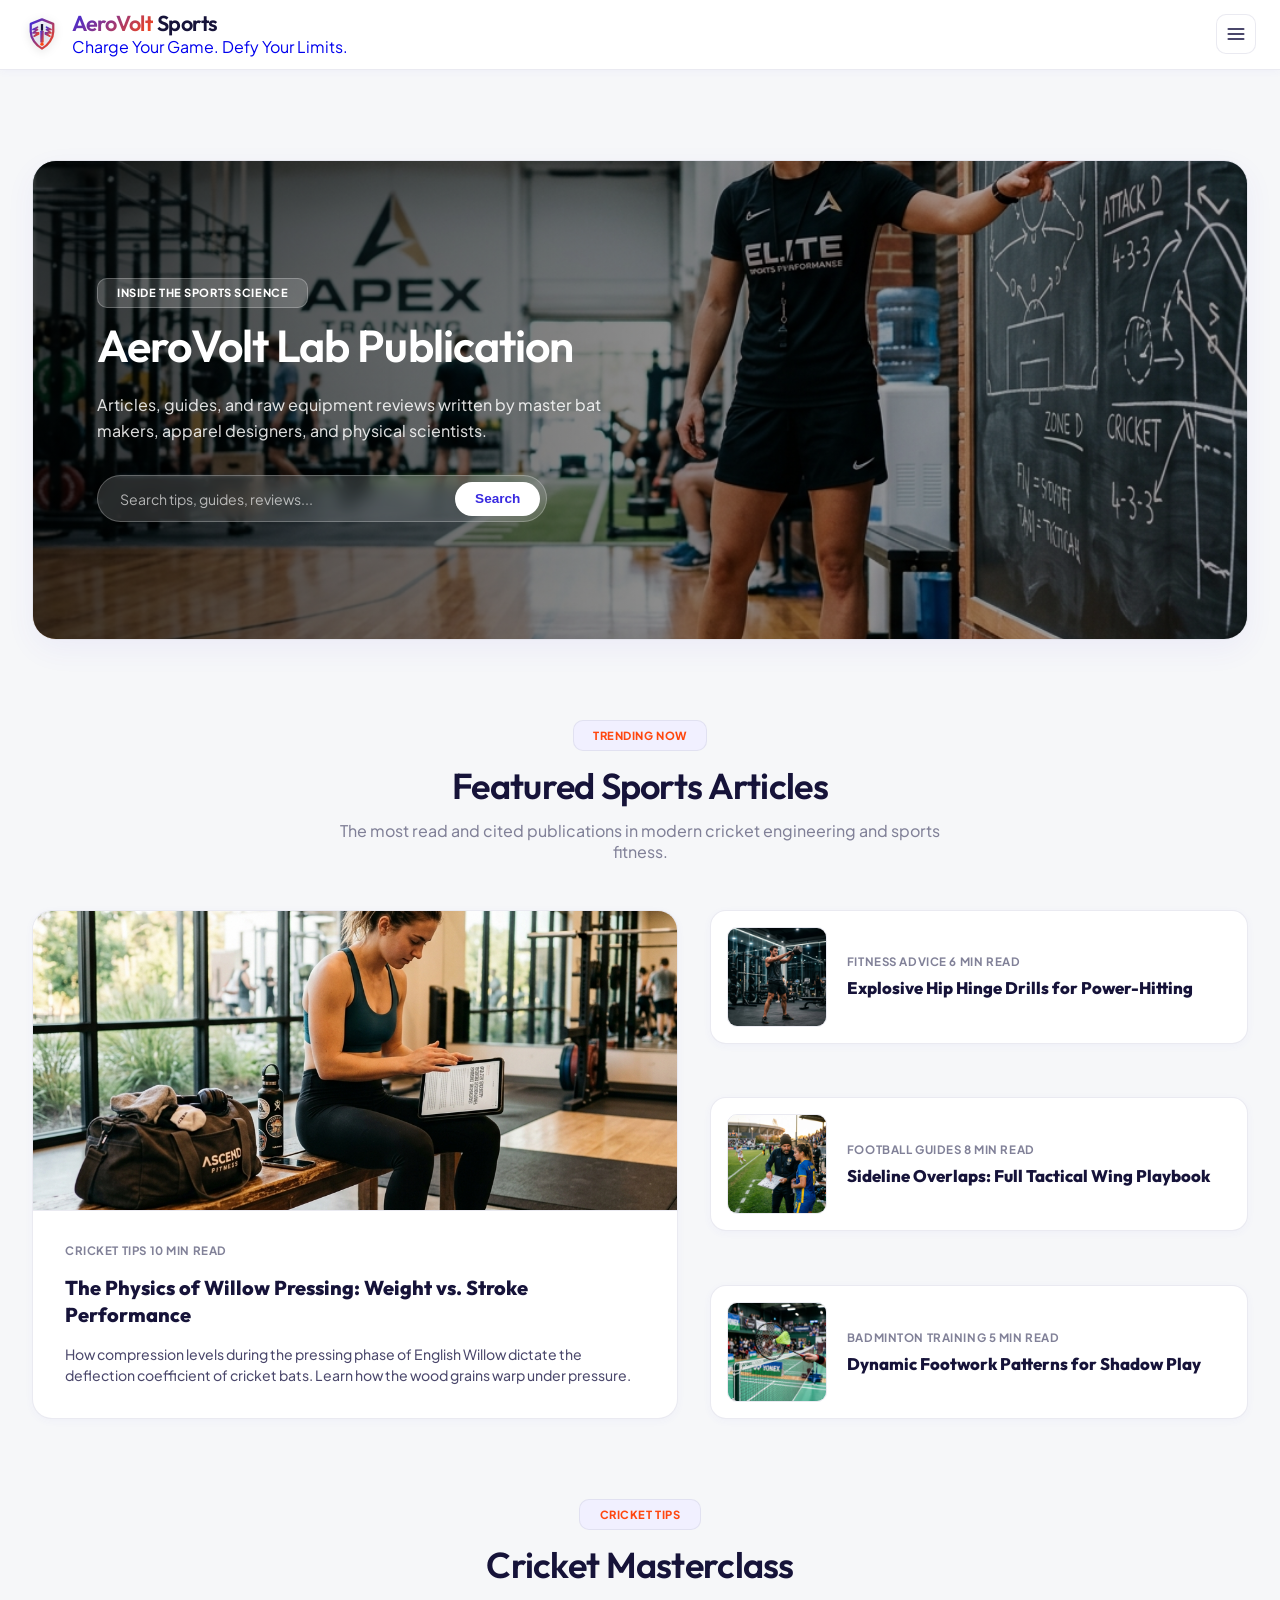
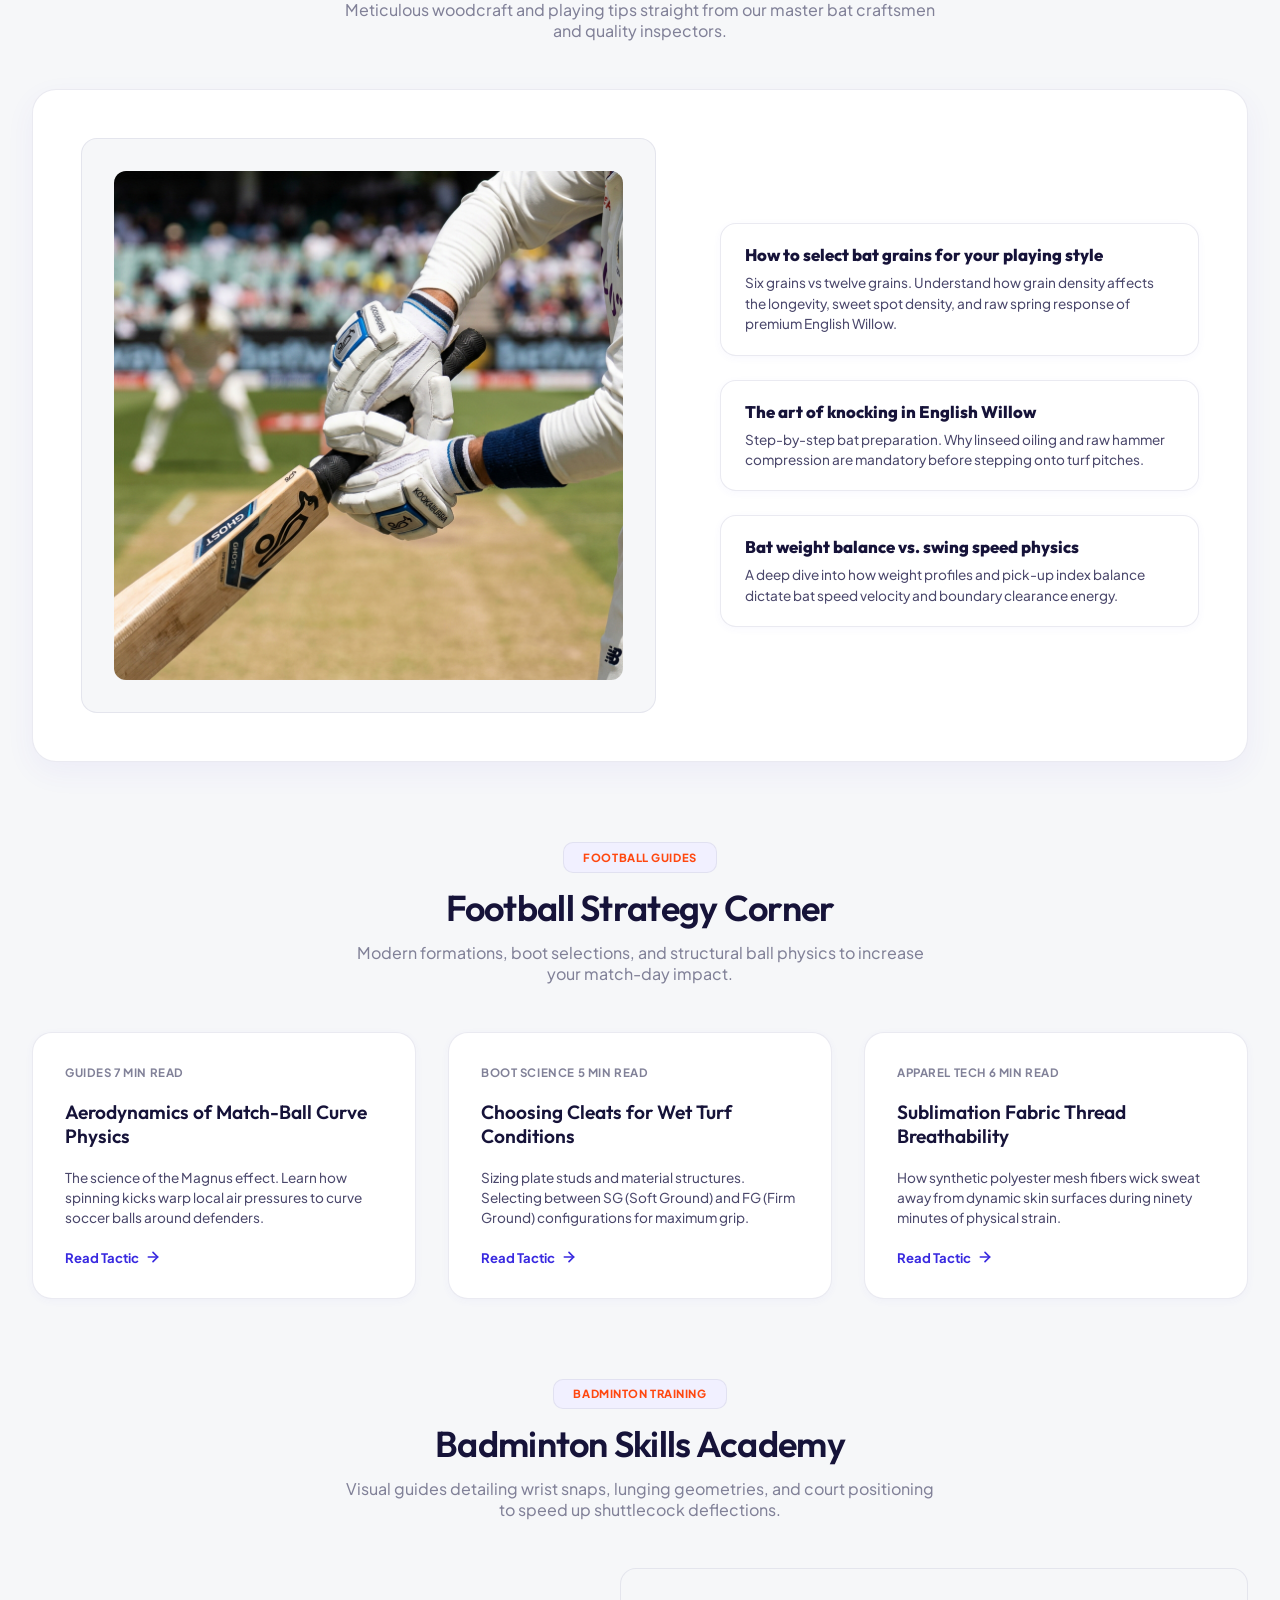
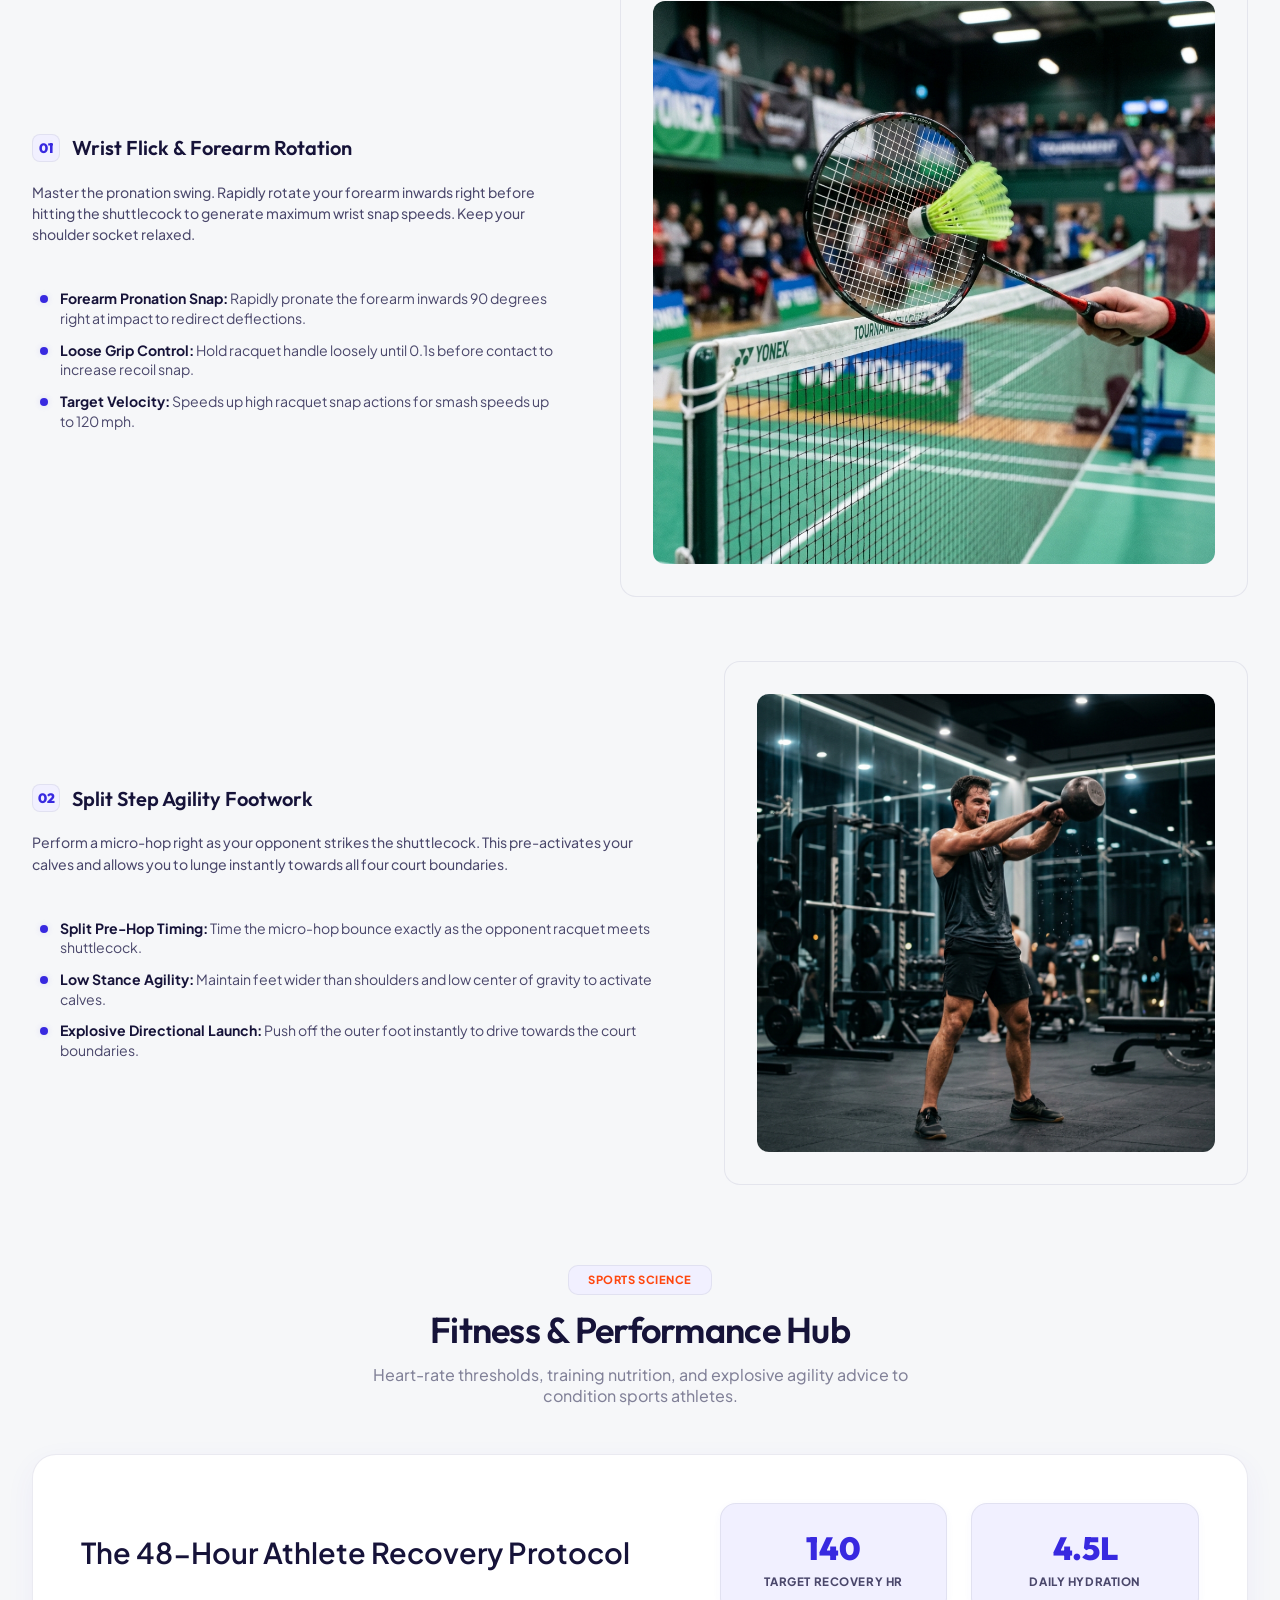
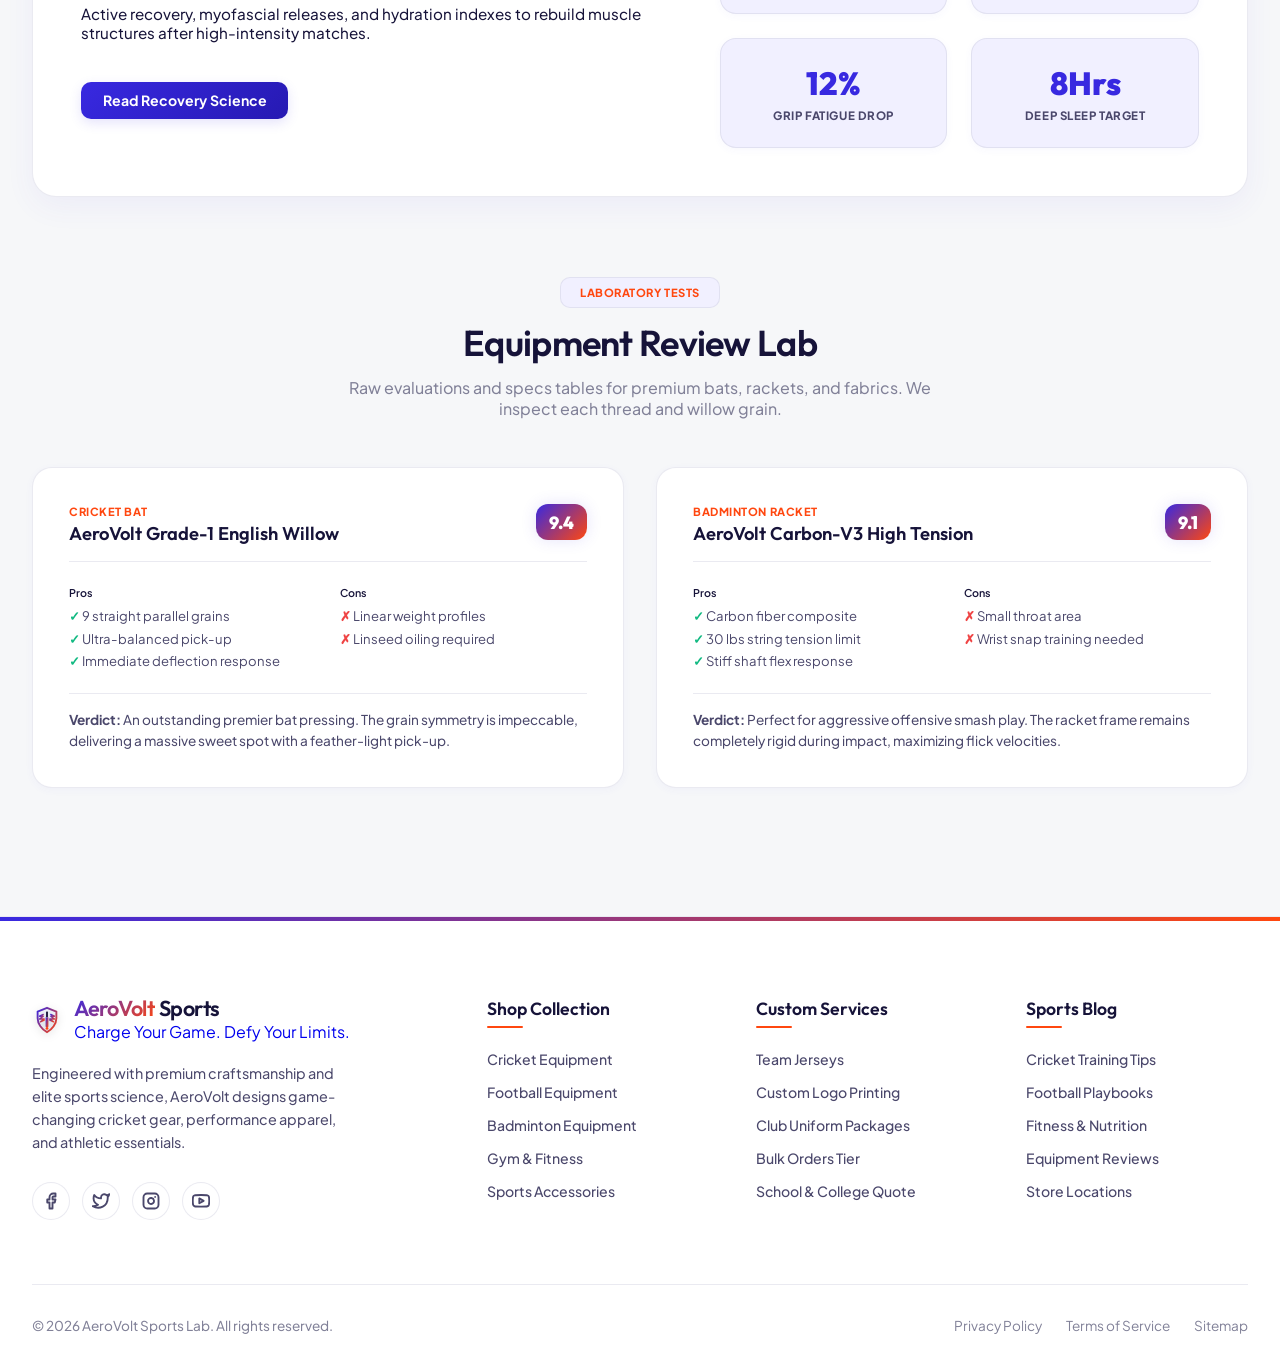
<file: blog.html>
<!DOCTYPE html>
<html lang="en" data-theme="light" dir="ltr">
<head>
    <meta charset="UTF-8">
    <meta name="viewport" content="width=device-width, initial-scale=1.0">
    <meta name="description" content="AeroVolt Sports publication hub - Read expert cricket tips, football guides, badminton wristwork training, fitness science advice, and raw equipment lab reviews.">
    <title>Sports Publication Lab - AeroVolt Sports</title>
    
    <!-- Google Fonts: Outfit (headings), Plus Jakarta Sans (UI elements), Poppins (Blog Page contents) -->
    <link rel="preconnect" href="https://fonts.googleapis.com">
    <link rel="preconnect" href="https://fonts.gstatic.com" crossorigin>
    <link href="https://fonts.googleapis.com/css2?family=Outfit:wght@400;500;600;700;800&family=Plus+Jakarta+Sans:wght@300;400;500;600;700;800&family=Poppins:wght@300;400;500;600;700;800&display=swap" rel="stylesheet">
    
    <style>
        /* ----------------------------------------------------
           1. DESIGN SYSTEM & CSS VARIABLES (Matches navbar.html)
        ---------------------------------------------------- */
        :root[data-theme="light"] {
            --bg-page: hsl(220, 20%, 97%);
            --bg-navbar: hsla(220, 20%, 97%, 0.85);
            --bg-card: hsl(0, 0%, 100%);
            --bg-hover: hsl(245, 100%, 97%);
            --bg-dropdown: hsla(0, 0%, 100%, 0.92);
            
            --text-primary: hsl(245, 50%, 15%);
            --text-secondary: hsl(245, 20%, 35%);
            --text-muted: hsl(240, 10%, 55%);
            
            --primary: hsl(245, 75%, 52%);
            --primary-hover: hsl(245, 75%, 45%);
            --primary-glow: rgba(79, 70, 229, 0.15);
            
            --accent: hsl(14, 100%, 53%); /* Sunset Orange */
            --accent-glow: rgba(249, 115, 22, 0.2);
            
            --border: hsla(245, 20%, 80%, 0.35);
            --border-hover: hsla(245, 20%, 70%, 0.5);
            --shadow-sm: 0 2px 8px rgba(79, 70, 229, 0.04);
            --shadow-md: 0 10px 30px rgba(79, 70, 229, 0.06);
            --shadow-lg: 0 20px 40px rgba(79, 70, 229, 0.08);
            
            --glass-blur: 16px;
        }

        :root[data-theme="dark"] {
            --bg-page: hsl(240, 35%, 6%);
            --bg-navbar: hsla(240, 35%, 6%, 0.85);
            --bg-card: hsl(240, 25%, 11%);
            --bg-hover: hsl(245, 30%, 18%);
            --bg-dropdown: hsla(240, 25%, 11%, 0.92);
            
            --text-primary: hsl(210, 40%, 98%);
            --text-secondary: hsl(240, 15%, 80%);
            --text-muted: hsl(240, 10%, 65%);
            
            --primary: hsl(245, 90%, 65%);
            --primary-hover: hsl(245, 90%, 72%);
            --primary-glow: rgba(129, 140, 248, 0.25);
            
            --accent: hsl(14, 100%, 55%); /* Neon Sunset Orange */
            --accent-glow: rgba(249, 115, 22, 0.25);
            
            --border: hsla(245, 20%, 25%, 0.4);
            --border-hover: hsla(245, 20%, 35%, 0.5);
            --shadow-sm: 0 2px 8px rgba(0, 0, 0, 0.2);
            --shadow-md: 0 10px 30px rgba(0, 0, 0, 0.3);
            --shadow-lg: 0 20px 40px rgba(0, 0, 0, 0.4);
            
            --glass-blur: 16px;
        }

        /* Base Resets */
        *, *::before, *::after {
            box-sizing: border-box;
            margin: 0;
            padding: 0;
            transition: background-color 0.3s ease, border-color 0.3s ease, color 0.3s ease, box-shadow 0.3s ease;
        }

        body {
            font-family: 'Plus Jakarta Sans', sans-serif;
            background-color: var(--bg-page);
            color: var(--text-primary);
            min-height: 100vh;
            overflow-x: hidden;
            display: flex;
            flex-direction: column;
        }

        /* ----------------------------------------------------
           2. HEADER & NAVIGATION BAR
        ---------------------------------------------------- */
        .header {
            position: fixed;
            top: 0;
            inset-inline-start: 0;
            width: 100%;
            z-index: 1000;
            background-color: var(--bg-navbar);
            backdrop-filter: blur(var(--glass-blur));
            -webkit-backdrop-filter: blur(var(--glass-blur));
            border-bottom: 1px solid var(--border);
            box-shadow: var(--shadow-sm);
        }

        .nav-container {
            max-width: 1440px;
            margin: 0 auto;
            padding: 0.75rem 2rem;
            display: grid;
            grid-template-columns: 1fr auto 1fr;
            align-items: center;
            position: relative;
        }

        .logo-section {
            display: flex;
            align-items: center;
            gap: 0.75rem;
            text-decoration: none;
            flex-shrink: 0;
            justify-self: start;
            transition: transform 0.3s ease;
        }

        .logo-section:hover .logo-badge {
            transform: translateY(-2px) rotate(-3deg) scale(1.05);
            filter: drop-shadow(0 4px 12px var(--primary-glow));
        }

        .logo-section:hover .logo-title span.highlight {
            filter: brightness(1.1);
        }

        #main-navigation {
            justify-self: center;
        }

        .logo-badge {
            display: flex;
            align-items: center;
            justify-content: center;
            filter: drop-shadow(0 2px 4px rgba(0, 0, 0, 0.15));
            animation: bounce-slow 4s infinite ease-in-out;
        }

        .logo-text-wrapper {
            display: flex;
            flex-direction: column;
            align-items: flex-start;
        }

        .logo-title {
            font-family: 'Outfit', sans-serif;
            font-size: 1.35rem;
            font-weight: 800;
            color: var(--text-primary);
            line-height: 1.1;
            letter-spacing: -0.02em;
            display: flex;
            align-items: center;
            gap: 0.25rem;
        }

        .logo-title span.highlight {
            background: linear-gradient(135deg, var(--primary), var(--accent));
            -webkit-background-clip: text;
            -webkit-text-fill-color: transparent;
        }

        /* Center Navigation Menu */
        .nav-menu {
            display: flex !important;
            align-items: center !important;
            gap: 0.15rem !important;
            list-style: none !important;
            margin: 0 !important;
            padding: 0 !important;
        }

        .nav-item {
            position: relative;
        }

        .nav-link {
            display: flex;
            align-items: center;
            gap: 0.35rem;
            font-size: 0.82rem;
            font-weight: 700;
            color: var(--text-secondary);
            text-decoration: none;
            padding: 0.4rem 0.55rem;
            border-radius: 8px;
            cursor: pointer;
            position: relative;
            white-space: nowrap;
        }

        .nav-link::after {
            content: '';
            position: absolute;
            bottom: 2px;
            left: 50%;
            width: 0;
            height: 2px;
            background: linear-gradient(90deg, var(--primary), var(--accent));
            transition: width 0.3s cubic-bezier(0.25, 0.8, 0.25, 1), left 0.3s cubic-bezier(0.25, 0.8, 0.25, 1);
            border-radius: 2px;
            pointer-events: none;
        }

        .nav-link:hover::after,
        .nav-item.active .nav-link::after {
            width: 70%;
            left: 15%;
        }

        .nav-link:hover, .nav-item.active .nav-link {
            color: var(--primary);
            background-color: var(--bg-hover);
        }

        .nav-link svg.arrow-icon {
            width: 12px;
            height: 12px;
            transition: transform 0.2s ease;
            stroke-width: 3px;
        }

        .nav-item:hover .nav-link svg.arrow-icon {
            transform: translateY(1px);
        }

        /* Dropdown Menus */
        .dropdown-menu {
            position: absolute;
            top: 100%;
            inset-inline-start: 0;
            margin-top: 0.5rem;
            background-color: var(--bg-dropdown);
            backdrop-filter: blur(12px);
            -webkit-backdrop-filter: blur(12px);
            border: 1px solid var(--border);
            border-radius: 12px;
            box-shadow: var(--shadow-md);
            min-width: 150px;
            opacity: 0;
            visibility: hidden;
            transform: translateY(10px) scale(0.98);
            transition: transform 0.25s cubic-bezier(0.16, 1, 0.3, 1), opacity 0.25s ease, visibility 0.25s ease;
            z-index: 100;
            overflow: hidden;
            padding: 0.4rem;
        }

        .dropdown-menu::before {
            content: '';
            position: absolute;
            top: 0;
            left: 0;
            width: 100%;
            height: 3px;
            background: linear-gradient(90deg, var(--primary), var(--accent));
            z-index: 2;
        }

        .nav-item:hover .dropdown-menu {
            opacity: 1;
            visibility: visible;
            transform: translateY(0) scale(1);
        }

        .dropdown-item {
            display: block;
            padding: 0.5rem 0.75rem;
            font-size: 0.85rem;
            font-weight: 600;
            color: var(--text-secondary);
            text-decoration: none;
            border-radius: 6px;
            transition: all 0.2s ease;
            white-space: nowrap;
        }

        .dropdown-item:hover {
            color: var(--primary);
            background-color: var(--bg-hover);
            transform: translateX(4px);
        }

        [dir="rtl"] .dropdown-item:hover {
            transform: translateX(-4px);
        }

        /* Right Actions Layout */
        .actions-section {
            display: flex;
            align-items: center;
            gap: 0.75rem;
            flex-shrink: 0;
            justify-self: end;
        }

        /* Utility Toggle Buttons */
        .action-btn {
            background: none;
            border: 1px solid var(--border);
            border-radius: 10px;
            color: var(--text-secondary);
            cursor: pointer;
            display: flex;
            align-items: center;
            justify-content: center;
            width: 40px;
            height: 40px;
            position: relative;
            overflow: hidden;
            font-family: inherit;
            font-size: 0.8rem;
            font-weight: 700;
        }

        .action-btn:hover {
            border-color: var(--border-hover);
            color: var(--primary);
            background-color: var(--bg-hover);
            transform: translateY(-1px);
        }

        .action-btn:active {
            transform: translateY(0);
        }

        /* Dark Mode Button Icon Switcher */
        .theme-toggle svg {
            width: 20px;
            height: 20px;
            position: absolute;
            transition: transform 0.5s cubic-bezier(0.34, 1.56, 0.64, 1), opacity 0.3s ease;
        }

        .theme-toggle .sun-icon {
            opacity: 1;
            transform: rotate(0deg) scale(1);
        }

        .theme-toggle .moon-icon {
            opacity: 0;
            transform: rotate(-90deg) scale(0);
        }

        :root[data-theme="dark"] .theme-toggle .sun-icon {
            opacity: 0;
            transform: rotate(90deg) scale(0);
        }

        :root[data-theme="dark"] .theme-toggle .moon-icon {
            opacity: 1;
            transform: rotate(0deg) scale(1);
        }

        /* RTL Toggle Button */
        .rtl-toggle svg {
            width: 20px;
            height: 20px;
            transition: transform 0.3s ease;
        }

        .rtl-toggle:hover svg {
            animation: swap-arrow-slide 0.6s ease-in-out infinite alternate;
        }

        [dir="rtl"] .rtl-toggle:hover svg {
            animation: swap-arrow-slide-rtl 0.6s ease-in-out infinite alternate;
        }

        @keyframes swap-arrow-slide {
            0% {
                transform: translateX(0);
            }
            100% {
                transform: translateX(3px);
            }
        }

        @keyframes swap-arrow-slide-rtl {
            0% {
                transform: translateX(0);
            }
            100% {
                transform: translateX(-3px);
            }
        }

        /* Login Button */
        .login-btn {
            display: flex;
            align-items: center;
            gap: 0.5rem;
            background: linear-gradient(135deg, var(--primary), hsl(245, 75%, 40%));
            color: #ffffff;
            border: none;
            padding: 0.6rem 1.35rem;
            border-radius: 10px;
            font-size: 0.88rem;
            font-weight: 700;
            cursor: pointer;
            box-shadow: 0 4px 12px var(--primary-glow);
            text-decoration: none;
        }

        .login-btn:hover {
            box-shadow: 0 6px 18px var(--primary-glow);
            transform: translateY(-1.5px);
            filter: brightness(1.08);
        }

        .login-btn:active {
            transform: translateY(0);
        }

        .login-btn svg {
            width: 16px;
            height: 16px;
            stroke-width: 2.5;
        }

        /* Mobile Hamburger & Menu */
        .hamburger {
            display: none;
            flex-direction: column;
            justify-content: space-between;
            width: 22px;
            height: 18px;
            background: none;
            border: none;
            cursor: pointer;
            padding: 0;
            z-index: 1100;
            position: relative;
        }

        .hamburger span {
            width: 100%;
            height: 2.5px;
            background-color: var(--text-primary);
            border-radius: 4px;
            transition: all 0.3s cubic-bezier(0.645, 0.045, 0.355, 1);
        }

        .hamburger.active span:nth-child(1) {
            transform: translateY(8px) rotate(45deg);
        }

        .hamburger.active span:nth-child(2) {
            opacity: 0;
            transform: translateX(-20px);
        }

        .hamburger.active span:nth-child(3) {
            transform: translateY(-8px) rotate(-45deg);
        }

        /* Drawer Dark Overlay Backdrop */
        .drawer-overlay {
            position: fixed;
            top: 0;
            left: 0;
            width: 100%;
            height: 100vh;
            background-color: rgba(0, 0, 0, 0.4);
            z-index: 1040;
            opacity: 0;
            visibility: hidden;
            transition: opacity 0.3s ease, visibility 0.3s ease;
        }
        
        .drawer-overlay.active {
            opacity: 1;
            visibility: visible;
        }

        .drawer-actions-item-wrapper,
        .drawer-header-item {
            display: none;
        }

        /* ----------------------------------------------------
           3. MAIN CONTAINER / DEMO BODY
        ---------------------------------------------------- */
        .demo-body {
            margin-top: 80px; /* offset navbar height */
            flex-grow: 1;
            display: flex;
            flex-direction: column;
        }



        /* ----------------------------------------------------
           4. RESPONSIVE MEDIA QUERIES (COLLAPSE AT 1320PX)
        ---------------------------------------------------- */
        @media (max-width: 1320px) {
            .header {
                backdrop-filter: none !important;
                -webkit-backdrop-filter: none !important;
                background-color: var(--bg-card);
                z-index: 1060;
            }

            .nav-container {
                padding: 0.75rem 1.5rem;
                display: flex;
                justify-content: space-between;
            }

            /* Toggle desktop menu hiding, hamburger showing */
            .hamburger {
                display: flex;
            }

            .hamburger.active {
                display: none !important;
            }

            .nav-menu {
                position: fixed;
                top: 0;
                inset-inline-end: -320px;
                width: 320px;
                height: 100vh;
                background-color: var(--bg-card);
                border-inline-start: 1px solid var(--border);
                box-shadow: var(--shadow-lg);
                flex-direction: column;
                align-items: stretch;
                padding: 0;
                gap: 0;
                z-index: 1050;
                transition: inset-inline-end 0.4s cubic-bezier(0.16, 1, 0.3, 1), visibility 0.4s cubic-bezier(0.16, 1, 0.3, 1);
                visibility: hidden;
                display: flex;
                overflow-y: auto;
            }

            .nav-menu.active {
                inset-inline-end: 0;
                visibility: visible;
            }

            .drawer-header-item {
                display: block;
                width: 100%;
                border-bottom: 1px solid var(--border);
                margin-bottom: 1rem;
            }

            .drawer-header {
                display: flex;
                align-items: center;
                justify-content: space-between;
                padding: 1.25rem 1.5rem;
                background-color: var(--bg-card);
            }

            .drawer-close-btn {
                background: none;
                border: none;
                color: var(--text-secondary);
                cursor: pointer;
                display: flex;
                align-items: center;
                justify-content: center;
                width: 32px;
                height: 32px;
                transition: all 0.2s ease;
                padding: 0;
            }

            .drawer-close-btn:hover {
                color: var(--primary);
                transform: scale(1.1);
            }

            .drawer-close-btn svg {
                width: 24px;
                height: 24px;
            }

            .nav-item {
                width: 100%;
                padding: 0 1.5rem;
            }

            .nav-link {
                justify-content: space-between;
                width: 100%;
                padding: 0.85rem 0;
                font-size: 0.95rem;
                border-bottom: 1px solid hsla(215, 20%, 80%, 0.1);
            }

            /* Submenu in mobile view acts as accordion */
            .dropdown-menu {
                position: static;
                display: none;
                width: 100%;
                opacity: 1;
                visibility: visible;
                transform: none;
                box-shadow: none;
                border: none;
                background-color: var(--bg-hover);
                padding: 0.25rem 0.5rem 0.5rem 0.5rem;
                margin-top: 0.25rem;
            }

            /* Disable desktop floating borders and underlines on mobile drawer */
            .nav-link::after,
            .dropdown-menu::before {
                display: none !important;
            }

            .nav-item.mobile-open .dropdown-menu {
                display: block;
            }

            .nav-item.mobile-open .nav-link svg.arrow-icon {
                transform: rotate(180deg);
            }

            .dropdown-item {
                padding: 0.6rem 1rem;
            }

            .actions-section {
                gap: 0.5rem;
            }

            .actions-section .theme-toggle,
            .actions-section .rtl-toggle,
            .actions-section .login-btn {
                display: none;
            }

            .drawer-actions-item-wrapper {
                display: block;
                margin-top: auto;
                padding: 1.5rem;
            }

            .drawer-divider {
                height: 1px;
                background-color: var(--border);
                margin-bottom: 1.5rem;
                opacity: 0.5;
            }

            .drawer-actions {
                display: flex;
                flex-direction: column;
                gap: 1rem;
                width: 100%;
            }

            .drawer-toggles-row {
                display: flex;
                align-items: center;
                justify-content: space-between;
                gap: 0.75rem;
                width: 100%;
            }

            .drawer-toggles-row .action-btn {
                flex: 1 !important;
                height: 44px !important;
                border-radius: 10px !important;
                border: 1px solid var(--border) !important;
                background-color: var(--bg-card) !important;
                color: var(--text-secondary) !important;
                display: flex !important;
                align-items: center !important;
                justify-content: center !important;
                position: relative;
                cursor: pointer;
                transition: all 0.3s ease;
                width: auto !important;
            }

            .drawer-toggles-row .action-btn:hover {
                border-color: var(--primary);
                background-color: var(--bg-hover);
                color: var(--primary);
            }

            .drawer-login-btn {
                width: 100% !important;
                height: 46px !important;
                justify-content: center !important;
                background: linear-gradient(135deg, var(--accent), hsl(350, 90%, 55%)) !important;
                box-shadow: 0 4px 15px var(--accent-glow) !important;
                border-radius: 10px !important;
                font-size: 0.95rem !important;
                font-weight: 700 !important;
                color: #ffffff !important;
                border: none !important;
                display: flex !important;
                align-items: center !important;
                gap: 0.5rem !important;
                transition: all 0.3s ease;
            }

            .drawer-login-btn:hover {
                box-shadow: 0 6px 20px rgba(249, 115, 22, 0.4) !important;
                transform: translateY(-1px);
                filter: brightness(1.05);
            }
        }

        @media (max-width: 580px) {
            .logo-tagline {
                display: none;
            }

            .logo-title {
                font-size: 1.15rem;
            }
        }

        /* ----------------------------------------------------
           3.5. BLOG HUB STYLING
        ---------------------------------------------------- */
        .blog-body {
            display: flex;
            flex-direction: column;
            gap: 5rem;
            padding: 5rem 2rem;
            max-width: 1440px;
            margin: 0 auto;
            width: 100%;
            box-sizing: border-box;
        }
        .blog-hero-banner {
            position: relative;
            height: 480px;
            border-radius: 24px;
            overflow: hidden;
            display: flex;
            align-items: center;
            justify-content: flex-start;
            padding: 4rem;
            border: 1px solid var(--border);
            box-shadow: var(--shadow-md);
        }
        .blog-hero-bg {
            position: absolute;
            top: 0;
            left: 0;
            width: 100% !important;
            height: 100% !important;
            object-fit: cover !important;
            z-index: 1;
        }
        .blog-hero-overlay {
            position: absolute;
            top: 0;
            left: 0;
            width: 100%;
            height: 100%;
            background: linear-gradient(90deg, rgba(0, 0, 0, 0.72) 0%, rgba(0, 0, 0, 0.2) 100%);
            z-index: 2;
        }
        .blog-hero-card {
            position: relative;
            z-index: 3;
            max-width: 550px;
            display: flex;
            flex-direction: column;
            align-items: flex-start;
            text-align: start;
        }
        .blog-hero-card h2 {
            font-family: 'Outfit', sans-serif;
            font-size: 2.8rem;
            font-weight: 850;
            color: #ffffff;
            line-height: 1.15;
            margin-bottom: 1.25rem;
            letter-spacing: -0.02em;
            text-transform: capitalize;
        }
        .blog-hero-card p {
            font-size: 1rem;
            color: rgba(255, 255, 255, 0.85);
            line-height: 1.6;
            margin-bottom: 2rem;
        }
        .search-container {
            display: flex;
            width: 100%;
            max-width: 450px;
            background-color: rgba(255, 255, 255, 0.15);
            backdrop-filter: blur(8px);
            -webkit-backdrop-filter: blur(8px);
            border: 1px solid rgba(255, 255, 255, 0.25);
            padding: 0.35rem;
            border-radius: 30px;
            gap: 0.5rem;
        }
        .search-container input {
            flex-grow: 1;
            background: transparent;
            border: none;
            outline: none;
            padding: 0.5rem 1rem;
            color: #ffffff;
            font-size: 0.88rem;
            font-family: inherit;
        }
        .search-container input::placeholder {
            color: rgba(255, 255, 255, 0.65);
        }
        .search-container button {
            background-color: #ffffff;
            color: var(--primary);
            border: none;
            outline: none;
            padding: 0.5rem 1.25rem;
            border-radius: 20px;
            font-weight: 700;
            font-size: 0.85rem;
            cursor: pointer;
            transition: all 0.2s ease;
        }
        .search-container button:hover {
            background-color: var(--primary);
            color: #ffffff;
        }

        .featured-grid {
            display: grid;
            grid-template-columns: 1.2fr 1fr;
            gap: 2rem;
        }
        .main-featured-card {
            background-color: var(--bg-card);
            border: 1px solid var(--border);
            border-radius: 20px;
            overflow: hidden;
            box-shadow: var(--shadow-sm);
            display: flex;
            flex-direction: column;
            transition: all 0.3s ease;
            text-align: start;
            height: 100%;
        }
        .main-featured-card:hover {
            transform: translateY(-5px);
            box-shadow: var(--shadow-md);
            border-color: var(--primary);
        }
        .featured-img-box {
            height: 300px;
            overflow: hidden;
            border-bottom: 1px solid var(--border);
        }
        .featured-img-box img {
            width: 100% !important;
            height: 100% !important;
            object-fit: cover !important;
        }
        .featured-content-box {
            padding: 2rem;
            display: flex;
            flex-direction: column;
            gap: 1rem;
        }

        .featured-stack {
            display: flex;
            flex-direction: column;
            gap: 1.5rem;
            height: 100%;
            justify-content: space-between;
        }
        .side-article-card {
            background-color: var(--bg-card);
            border: 1px solid var(--border);
            border-radius: 16px;
            overflow: hidden;
            display: flex;
            gap: 1.25rem;
            align-items: center;
            padding: 1rem;
            box-shadow: var(--shadow-sm);
            transition: all 0.25s ease;
            text-align: start;
        }
        .side-article-card:hover {
            transform: translateY(-2px);
            border-color: var(--primary);
            box-shadow: var(--shadow-md);
        }
        .side-img-box {
            width: 100px;
            height: 100px;
            border-radius: 10px;
            overflow: hidden;
            flex-shrink: 0;
            border: 1px solid var(--border);
        }
        .side-img-box img {
            width: 100% !important;
            height: 100% !important;
            object-fit: cover !important;
        }
        .side-article-info {
            display: flex;
            flex-direction: column;
            gap: 0.5rem;
        }
        .side-article-title {
            font-family: 'Outfit', sans-serif;
            font-size: 1.05rem;
            font-weight: 800;
            color: var(--text-primary);
            text-decoration: none;
            line-height: 1.3;
            transition: color 0.2s ease;
        }
        .side-article-title:hover {
            color: var(--primary);
        }

        .article-meta {
            font-size: 0.72rem;
            font-weight: 700;
            color: var(--text-muted);
            text-transform: uppercase;
            letter-spacing: 0.05em;
        }
        .article-title-link {
            font-family: 'Outfit', sans-serif;
            font-size: 1.25rem;
            font-weight: 800;
            color: var(--text-primary);
            text-decoration: none;
            line-height: 1.35;
            transition: color 0.2s ease;
        }
        .article-title-link:hover {
            color: var(--primary);
        }
        .article-excerpt {
            font-size: 0.88rem;
            color: var(--text-secondary);
            line-height: 1.5;
            flex-grow: 1;
        }

        .category-section-panel {
            background-color: var(--bg-card);
            border: 1px solid var(--border);
            border-radius: 24px;
            padding: 3rem;
            box-shadow: var(--shadow-md);
        }
        .cricket-panel-layout {
            display: grid;
            grid-template-columns: 1.2fr 1fr;
            gap: 4rem;
            align-items: center;
        }
        .panel-visual-box {
            position: relative;
            display: flex;
            align-items: center;
            justify-content: center;
            background-color: var(--bg-page);
            border: 1px solid var(--border);
            border-radius: 16px;
            padding: 2rem;
            height: 100%;
            min-height: 300px;
        }
        .panel-visual-box img {
            width: 100% !important;
            height: 100% !important;
            object-fit: cover !important;
            border-radius: 12px;
        }
        .panel-guides-stack {
            display: flex;
            flex-direction: column;
            gap: 1.5rem;
            text-align: start;
        }
        .guide-card-item {
            background-color: var(--bg-card);
            border: 1px solid var(--border);
            border-radius: 16px;
            padding: 1.25rem 1.5rem;
            box-shadow: var(--shadow-sm);
            display: flex;
            flex-direction: column;
            gap: 0.5rem;
            transition: all 0.25s ease;
        }
        .guide-card-item:hover {
            border-color: var(--accent);
            transform: translateY(-2px);
        }
        .guide-card-title {
            font-family: 'Outfit', sans-serif;
            font-size: 1.05rem;
            font-weight: 800;
            color: var(--text-primary);
            text-decoration: none;
            transition: color 0.2s ease;
        }
        .guide-card-title:hover {
            color: var(--accent);
        }
        .guide-card-desc {
            font-size: 0.85rem;
            color: var(--text-secondary);
            line-height: 1.5;
        }

        .football-grid {
            display: grid;
            grid-template-columns: repeat(3, 1fr);
            gap: 2rem;
        }
        .football-tactical-card {
            background-color: var(--bg-card);
            border: 1px solid var(--border);
            border-radius: 20px;
            padding: 2rem;
            box-shadow: var(--shadow-sm);
            text-align: start;
            display: flex;
            flex-direction: column;
            gap: 1.25rem;
            transition: all 0.3s ease;
        }
        .football-tactical-card:hover {
            transform: translateY(-5px);
            border-color: var(--primary);
            box-shadow: var(--shadow-md);
        }
        .support-card-title {
            font-family: 'Outfit', sans-serif;
            font-size: 1.2rem;
            font-weight: 800;
            color: var(--text-primary);
        }
        .support-card-body {
            font-size: 0.85rem;
            color: var(--text-secondary);
            line-height: 1.5;
            flex-grow: 1;
        }
        .support-card-btn {
            font-size: 0.82rem;
            font-weight: 700;
            color: var(--primary);
            text-decoration: none;
            display: inline-flex;
            align-items: center;
            gap: 0.35rem;
            transition: color 0.2s ease;
        }
        .support-card-btn:hover {
            color: var(--primary-hover);
        }
        .support-card-btn svg {
            width: 16px;
            height: 16px;
            transition: transform 0.2s ease;
        }
        .support-card-btn:hover svg {
            transform: translateX(3px);
        }

        .badminton-alternating-layout {
            display: flex;
            flex-direction: column;
            gap: 4rem;
        }
        .badminton-row {
            display: grid;
            grid-template-columns: 1fr 1.2fr;
            gap: 4rem;
            align-items: center;
        }
        .badminton-row.reverse {
            grid-template-columns: 1.2fr 1fr;
        }
        .badminton-info-panel {
            display: flex;
            flex-direction: column;
            gap: 1.25rem;
            text-align: start;
        }
        .step-badge-row {
            display: flex;
            align-items: center;
            gap: 0.75rem;
        }
        .step-number {
            background-color: var(--bg-hover);
            border: 1px solid var(--border);
            color: var(--primary);
            font-weight: 850;
            font-family: 'Outfit', sans-serif;
            font-size: 0.85rem;
            width: 28px;
            height: 28px;
            border-radius: 8px;
            display: flex;
            align-items: center;
            justify-content: center;
        }
        .step-title {
            font-family: 'Outfit', sans-serif;
            font-size: 1.25rem;
            font-weight: 800;
            color: var(--text-primary);
        }
        .step-desc {
            font-size: 0.88rem;
            color: var(--text-secondary);
            line-height: 1.5;
        }

        .fitness-dashboard-card {
            background-color: var(--bg-card);
            border: 1px solid var(--border);
            border-radius: 24px;
            padding: 3rem;
            box-shadow: var(--shadow-md);
            display: grid;
            grid-template-columns: 1.2fr 1fr;
            gap: 4rem;
            align-items: center;
        }
        .fitness-card-left {
            display: flex;
            flex-direction: column;
            gap: 1.5rem;
            text-align: start;
            align-items: flex-start;
        }
        .fitness-card-right {
            display: grid;
            grid-template-columns: repeat(2, 1fr);
            gap: 1.5rem;
        }
        .metric-card {
            background-color: var(--bg-hover);
            border: 1px solid var(--border);
            border-radius: 16px;
            padding: 1.5rem;
            box-shadow: var(--shadow-sm);
            display: flex;
            flex-direction: column;
            align-items: center;
            gap: 0.35rem;
        }
        .metric-value {
            font-family: 'Outfit', sans-serif;
            font-size: 2rem;
            font-weight: 850;
            color: var(--primary);
        }
        .metric-title {
            font-size: 0.72rem;
            font-weight: 750;
            color: var(--text-secondary);
            text-transform: uppercase;
            letter-spacing: 0.05em;
        }

        .review-grid {
            display: grid;
            grid-template-columns: repeat(2, 1fr);
            gap: 2rem;
        }
        .review-lab-card {
            background-color: var(--bg-card);
            border: 1px solid var(--border);
            border-radius: 20px;
            padding: 2.25rem;
            box-shadow: var(--shadow-sm);
            text-align: start;
            display: flex;
            flex-direction: column;
            gap: 1.5rem;
        }
        .review-card-header {
            display: flex;
            justify-content: space-between;
            align-items: flex-start;
            border-bottom: 1px solid var(--border);
            padding-bottom: 1rem;
        }
        .review-heading-group {
            display: flex;
            flex-direction: column;
            gap: 0.25rem;
        }
        .review-item-cat {
            font-size: 0.7rem;
            font-weight: 750;
            color: var(--accent);
            text-transform: uppercase;
            letter-spacing: 0.05em;
        }
        .review-item-name {
            font-family: 'Outfit', sans-serif;
            font-size: 1.15rem;
            font-weight: 800;
            color: var(--text-primary);
        }
        .review-score-badge {
            font-family: 'Outfit', sans-serif;
            font-size: 1.1rem;
            font-weight: 850;
            color: #ffffff;
            background: linear-gradient(135deg, var(--primary), var(--accent));
            padding: 0.4rem 0.8rem;
            border-radius: 12px;
            box-shadow: 0 0 15px var(--primary-glow);
        }
        .review-pros-cons-grid {
            display: grid;
            grid-template-columns: 1fr 1fr;
            gap: 1.5rem;
        }
        .pros-list, .cons-list {
            display: flex;
            flex-direction: column;
            gap: 0.5rem;
        }
        .pros-list h5, .cons-list h5 {
            font-size: 0.78rem;
            font-weight: 750;
            text-transform: uppercase;
            letter-spacing: 0.05em;
        }
        .pros-list h5 {
            color: #10b981;
        }
        .cons-list h5 {
            color: #ef4444;
        }
        .pros-list ul, .cons-list ul {
            list-style: none;
            padding: 0;
            display: flex;
            flex-direction: column;
            gap: 0.35rem;
            font-size: 0.82rem;
            color: var(--text-secondary);
        }
        .pros-list ul li::before {
            content: '✓ ';
            color: #10b981;
            font-weight: 700;
        }
        .cons-list ul li::before {
            content: '✗ ';
            color: #ef4444;
            font-weight: 700;
        }
        .review-verdict {
            font-size: 0.85rem;
            color: var(--text-secondary);
            line-height: 1.5;
            border-top: 1px solid var(--border);
            padding-top: 1rem;
        }

        /* Section 8: Responsive */
        @media (max-width: 1024px) {
            .blog-body {
                gap: 4rem;
            }

            .blog-hero-banner {
                height: auto;
                padding: 3rem 2rem;
            }

            .cricket-panel-layout,
            .badminton-row,
            .badminton-row.reverse,
            .fitness-dashboard-card {
                grid-template-columns: 1fr !important;
                gap: 2.5rem !important;
            }

            .badminton-row.reverse .panel-visual-box {
                grid-row: 2;
            }

            .featured-grid,
            .football-grid,
            .review-grid {
                grid-template-columns: repeat(2, 1fr) !important;
                gap: 2rem !important;
            }
        }

        @media (max-width: 768px) {
            .featured-grid,
            .football-grid,
            .review-grid {
                grid-template-columns: 1fr !important;
                gap: 1.5rem !important;
            }

            .category-section-panel,
            .fitness-dashboard-card {
                padding: 2rem !important;
            }
        }

        @media (max-width: 480px) {
            .logo-title {
                font-size: 1rem !important;
            }

            .logo-badge svg {
                width: 28px !important;
                height: 28px !important;
            }

            .logo-section {
                gap: 0.5rem !important;
            }

            .nav-container {
                padding: 0.75rem 1rem !important;
            }

            .blog-badge {
                font-size: 0.72rem !important;
                padding: 0.35rem 0.75rem !important;
                margin-bottom: 1rem !important;
            }

            .blog-hero-card h2 {
                font-size: 1.85rem !important;
            }

            .blog-hero-card p {
                font-size: 0.88rem !important;
                margin-bottom: 1.5rem !important;
            }

            .search-container {
                padding: 0.25rem !important;
                flex-direction: column !important;
                border-radius: 16px !important;
            }

            .search-container button {
                width: 100% !important;
                border-radius: 12px !important;
            }

            .category-section-panel,
            .fitness-dashboard-card,
            .review-lab-card,
            .football-tactical-card {
                padding: 1.25rem !important;
            }

            .panel-visual-box {
                min-height: 200px !important;
                padding: 1rem !important;
            }

            .fitness-card-right {
                grid-template-columns: 1fr !important;
                gap: 1rem !important;
            }

            .review-pros-cons-grid {
                grid-template-columns: 1fr !important;
                gap: 1.25rem !important;
            }

            .featured-content-box {
                padding: 1.25rem !important;
            }

            .featured-img-box {
                height: 200px !important;
            }

            .side-article-card {
                flex-direction: column !important;
                align-items: flex-start !important;
                padding: 1.25rem !important;
            }

            .side-img-box {
                width: 100% !important;
                height: 150px !important;
            }
        }

        @media (max-width: 360px) {
            .blog-hero-card h2 {
                font-size: 1.55rem !important;
            }
        }

        @media (max-width: 320px) {
            .blog-hero-card h2 {
                font-size: 1.35rem !important;
            }
        }

        /* ----------------------------------------------------
           5. SYSTEM KEYFRAMES & UTILITIES
           5. SYSTEM KEYFRAMES & UTILITIES
        ---------------------------------------------------- */
        @keyframes bounce-slow {
            0%, 100% {
                transform: translateY(0) rotate(0deg);
            }
            50% {
                transform: translateY(-4px) rotate(5deg);
            }
        }

        @keyframes pulse-ring {
            0% {
                transform: scale(0.8);
                opacity: 0.5;
            }
            100% {
                transform: scale(2.2);
                opacity: 0;
            }
        }

        /* ----------------------------------------------------
           6. FOOTER STYLING & RESPONSIVENESS
        ---------------------------------------------------- */
        .footer {
            background-color: var(--bg-card);
            border-top: 1px solid var(--border);
            padding: 5rem 2rem 2rem 2rem;
            position: relative;
            overflow: hidden;
            margin-top: auto;
        }

        .footer::before {
            content: '';
            position: absolute;
            top: 0;
            left: 0;
            width: 100%;
            height: 4px;
            background: linear-gradient(90deg, var(--primary), var(--accent));
            z-index: 2;
        }

        .footer-container {
            max-width: 1440px;
            margin: 0 auto;
            display: grid;
            grid-template-columns: 2.2fr 1.2fr 1.2fr 1.2fr;
            gap: 3rem;
            padding-bottom: 4rem;
        }

        .footer-col {
            display: flex;
            flex-direction: column;
            gap: 1.25rem;
            text-align: start;
        }

        .brand-col .brand-desc {
            font-size: 0.9rem;
            color: var(--text-secondary);
            line-height: 1.6;
            max-width: 320px;
        }

        .social-links {
            display: flex;
            align-items: center;
            gap: 0.75rem;
            margin-top: 0.5rem;
        }

        .social-icon {
            display: flex;
            align-items: center;
            justify-content: center;
            width: 38px;
            height: 38px;
            border-radius: 50%;
            border: 1px solid var(--border);
            color: var(--text-secondary);
            background-color: var(--bg-card);
            transition: all 0.3s cubic-bezier(0.4, 0, 0.2, 1);
            text-decoration: none;
        }

        .social-icon:hover {
            background: linear-gradient(135deg, var(--accent), hsl(350, 90%, 55%));
            color: #ffffff;
            border-color: transparent;
            transform: translateY(-3px);
            box-shadow: 0 4px 12px var(--accent-glow);
        }

        .social-icon svg {
            width: 18px;
            height: 18px;
        }

        .footer-title {
            font-family: 'Outfit', sans-serif;
            font-size: 1.1rem;
            font-weight: 700;
            color: var(--text-primary);
            position: relative;
            padding-bottom: 0.5rem;
        }

        .footer-title::after {
            content: '';
            position: absolute;
            bottom: 0;
            inset-inline-start: 0;
            width: 36px;
            height: 2px;
            background-color: var(--accent);
            border-radius: 2px;
        }

        .footer-links-list {
            list-style: none;
            display: flex;
            flex-direction: column;
            gap: 0.75rem;
        }

        .footer-link {
            color: var(--text-secondary);
            text-decoration: none;
            font-size: 0.88rem;
            font-weight: 500;
            transition: all 0.25s ease;
            display: inline-flex;
            align-items: center;
        }

        .footer-link:hover {
            color: var(--primary-hover);
            transform: translateX(4px);
        }

        [dir="rtl"] .footer-link:hover {
            transform: translateX(-4px);
        }

        .contact-info-item {
            display: inline-flex;
            align-items: flex-start;
            gap: 0.6rem;
            font-size: 0.88rem;
            color: var(--text-secondary);
            line-height: 1.5;
            text-align: start;
        }

        .contact-info-item svg.contact-icon-svg {
            width: 16px;
            height: 16px;
            color: var(--accent);
            flex-shrink: 0;
            margin-top: 0.15rem;
        }

        .footer-bottom {
            border-top: 1px solid var(--border);
            padding-top: 2rem;
        }

        .footer-bottom-container {
            max-width: 1440px;
            margin: 0 auto;
            display: flex;
            align-items: center;
            justify-content: space-between;
            flex-wrap: wrap;
            gap: 1rem;
        }

        .copyright-text {
            font-size: 0.85rem;
            color: var(--text-muted);
        }

        .footer-bottom-links {
            display: flex;
            align-items: center;
            gap: 1.5rem;
        }

        .footer-bottom-link {
            font-size: 0.85rem;
            color: var(--text-muted);
            text-decoration: none;
            transition: color 0.2s ease;
        }

        .footer-bottom-link:hover {
            color: var(--primary);
        }

                        /* Responsive Footer Media Queries */
        @media (max-width: 1024px) {
            .footer-container {
                grid-template-columns: repeat(3, 1fr);
                gap: 2.5rem;
            }
            .brand-col {
                grid-column: span 3;
                text-align: center;
                align-items: center;
                margin-bottom: 1.5rem;
            }
            .brand-col .footer-desc {
                max-width: 600px;
                margin: 0.75rem auto 1.5rem auto;
            }
            .brand-col .social-links {
                justify-content: center;
            }
        }

        @media (max-width: 768px) {
            .footer {
                padding: 4rem 1.25rem 2rem 1.25rem;
            }
            .footer-container {
                grid-template-columns: 1fr;
                gap: 2.5rem;
            }
            .brand-col {
                grid-column: span 1;
                text-align: center;
                align-items: center;
                margin-bottom: 0;
            }
            .footer-col {
                text-align: center;
            }
            .footer-col ul {
                padding: 0;
            }
            .footer-col ul li {
                justify-content: center;
            }
            .footer-bottom-container {
                flex-direction: column;
                align-items: center;
                text-align: center;
                gap: 1rem;
            }
            .footer-bottom-links {
                justify-content: center;
                flex-wrap: wrap;
                gap: 1rem;
            }
        }

        /* ====================================================
           GLOBAL RESPONSIVENESS OVERRIDES
        ==================================================== */
        *, *::before, *::after {
            box-sizing: border-box !important;
        }
        
        html, body {
            max-width: 100% !important;
            overflow-x: hidden !important;
            width: 100% !important;
        }

        img, video, iframe {
            max-width: 100% !important;
            height: auto !important;
        }

        @media (max-width: 1024px) {
            .hero-grid, .telemetry-grid, .materials-grid, .calendar-grid, .radar-grid, .booking-grid, 
            .about-hero-grid, .collage-container, .why-diagonal-grid, .orbit-container, .location-section-grid,
            .custom-hero-grid, .custom-step-grid, .custom-benefits-grid, .bulk-hero-grid, .steps-grid, 
            .benefits-grid, .blog-hero-grid, .blog-featured-grid, .blog-archive-grid, .contact-hero-grid, 
            .contact-form-grid, .brands-hero-grid, .brands-showcase-grid,
            .accessories-grid, .athletes-flex-row, .audit-layout, .calendar-phase-specs, .catalog-grid, 
            .circle-spec-grid, .configurator-card, .flex-grid-wrapper, .grid-container, .material-layout, 
            .quiz-card, .quiz-row, .testimonial-card, .vault-hero-grid, .wizard-row {
                grid-template-columns: 1fr !important;
                gap: 2.5rem !important;
            }
            
            section, .home-section, .about-body, .custom-body, .orders-body, .blog-body, .contact-body, .brands-body {
                padding: 4rem 1.5rem !important;
            }

            /* Responsive Footer overrides (Laptop & Tablet viewports) */
            .footer-container {
                grid-template-columns: 1fr !important;
                gap: 2.5rem !important;
            }
            .brand-col {
                grid-column: span 1 !important;
                text-align: start !important;
                align-items: flex-start !important;
                margin-bottom: 0 !important;
            }
            .brand-col .footer-desc,
            .brand-col .brand-desc {
                margin-inline-start: 0 !important;
                margin-inline-end: auto !important;
                text-align: start !important;
            }
            .brand-col .social-links {
                justify-content: flex-start !important;
            }
            .footer-col {
                text-align: start !important;
            }
            .footer-col ul {
                padding: 0 !important;
            }
            .footer-col ul li {
                justify-content: flex-start !important;
            }
            .footer-bottom-container {
                flex-direction: column !important;
                align-items: flex-start !important;
                text-align: start !important;
                gap: 1rem !important;
            }
            .footer-bottom-links {
                justify-content: flex-start !important;
                flex-wrap: wrap !important;
                gap: 1rem !important;
            }
        }

        /* 768px Breakpoint (Tablets) */
        @media (max-width: 768px) {
            section, .home-section, .about-body, .custom-body, .orders-body, .blog-body, .contact-body, .brands-body {
                padding: 3rem 1.25rem !important;
            }
            
            h1, .hero-title-main {
                font-size: 2.5rem !important;
                line-height: 1.2 !important;
            }
            
            h2, .section-title {
                font-size: 1.85rem !important;
                line-height: 1.25 !important;
            }
            
            h3 {
                font-size: 1.5rem !important;
            }
            
            /* Navbar adjustments */
            .desktop-nav {
                display: none !important;
            }
            
            .mobile-hamburger {
                display: flex !important;
            }

            .logo-title {
                font-size: 1.15rem !important;
            }

            /* Responsive Footer overrides */
            .footer-container {
                grid-template-columns: 1fr !important;
                gap: 2.5rem !important;
            }
            .brand-col {
                grid-column: span 1 !important;
                text-align: start !important;
                align-items: flex-start !important;
                margin-bottom: 0 !important;
            }
            .brand-col .footer-desc,
            .brand-col .brand-desc {
                margin-inline-start: 0 !important;
                margin-inline-end: auto !important;
                text-align: start !important;
            }
            .brand-col .social-links {
                justify-content: flex-start !important;
            }
            .footer-col {
                text-align: start !important;
            }
            .footer-col ul {
                padding: 0 !important;
            }
            .footer-col ul li {
                justify-content: flex-start !important;
            }
            .footer-bottom-container {
                flex-direction: column !important;
                align-items: flex-start !important;
                text-align: start !important;
                gap: 1rem !important;
            }
            .footer-bottom-links {
                justify-content: flex-start !important;
                flex-wrap: wrap !important;
                gap: 1rem !important;
            }
        }

        /* 480px Breakpoint (Mobile Portrait) */
        @media (max-width: 480px) {
            section, .home-section, .about-body, .custom-body, .orders-body, .blog-body, .contact-body, .brands-body {
                padding: 2.5rem 1rem !important;
            }
            
            h1, .hero-title-main {
                font-size: 2rem !important;
            }
            
            h2, .section-title {
                font-size: 1.6rem !important;
            }
            
            .btn-primary, .btn-secondary, .btn-accent, button.btn-primary, button.btn-secondary {
                width: 100% !important;
                text-align: center;
                justify-content: center;
            }
            
            .social-links {
                justify-content: center;
                flex-wrap: wrap;
            }
            
            .logo-tagline {
                display: none !important;
            }

            /* Telemetry & Circular Selector & Orbit Alignments */
            .circular-selector-container, .orbit-visual-box {
                transform: scale(0.85) !important;
                margin: -1.5rem auto !important;
            }
            .telemetry-tabs {
                display: flex !important;
                flex-wrap: wrap !important;
                justify-content: center !important;
                gap: 0.5rem !important;
                margin-bottom: 1.5rem !important;
            }
            .tab-trigger {
                padding: 0.5rem 0.75rem !important;
                font-size: 0.75rem !important;
                flex: 1 1 calc(33.333% - 0.5rem) !important;
                min-width: 75px !important;
                text-align: center !important;
            }
            .telemetry-readouts {
                grid-template-columns: repeat(auto-fit, minmax(110px, 1fr)) !important;
                gap: 0.75rem !important;
            }
        }

        /* 320px Breakpoint (Small Mobile Screen) */
        @media (max-width: 320px) {
            section, .home-section, .about-body, .custom-body, .orders-body, .blog-body, .contact-body, .brands-body {
                padding: 2rem 0.75rem !important;
            }
            
            h1, .hero-title-main {
                font-size: 1.75rem !important;
            }
            
            h2, .section-title {
                font-size: 1.45rem !important;
            }

            .logo-title {
                font-size: 1rem !important;
            }
            
            /* Force absolute overflow prevention */
            * {
                word-wrap: break-word !important;
                overflow-wrap: break-word !important;
            }

            /* Telemetry & Circular Selector & Orbit Alignments */
            .circular-selector-container, .orbit-visual-box {
                transform: scale(0.75) !important;
                margin: -2.5rem auto !important;
            }
            .telemetry-dashboard {
                padding: 0.85rem !important;
            }
            .tab-trigger {
                font-size: 0.7rem !important;
                padding: 0.4rem 0.5rem !important;
            }
        }
    
        /* --- Injecting Missing Layout Styles --- */
        .locator-container {
            width: 100%;
        }

        .section-header {
            text-align: center;
            margin-bottom: 3rem;
            display: flex;
            flex-direction: column;
            align-items: center;
        }

        .blog-section-title {
            font-family: 'Outfit', sans-serif;
            font-size: 2.25rem;
            font-weight: 800;
            color: var(--text-primary);
            margin-bottom: 0.75rem;
            letter-spacing: -0.02em;
        }

        .blog-section-desc {
            font-size: 1rem;
            color: var(--text-muted);
            max-width: 600px;
            margin: 0 auto;
        }

        .blog-badge {
            display: inline-block;
            font-size: 0.7rem;
            font-weight: 750;
            color: var(--accent);
            text-transform: uppercase;
            letter-spacing: 0.05em;
            background-color: var(--bg-hover);
            border: 1px solid var(--border);
            padding: 0.25rem 0.6rem;
            border-radius: 10px;
            width: fit-content;
            margin-bottom: 0.75rem;
        }

        .glow-text {
            background: linear-gradient(135deg, var(--primary), var(--accent));
            -webkit-background-clip: text;
            -webkit-text-fill-color: transparent;
        }

        .rtl-icon, .logo-icon-svg {
            display: inline-block;
        }
        
        /* --- Badminton Skills Key Drills --- */
        .step-key-drills {
            display: flex;
            flex-direction: column;
            gap: 0.75rem;
            margin-top: 1.5rem;
            padding-left: 0.5rem;
        }
        .drill-item {
            display: flex;
            align-items: flex-start;
            gap: 0.75rem;
            font-size: 0.88rem;
            color: var(--text-secondary);
        }
        .drill-bullet {
            width: 8px;
            height: 8px;
            border-radius: 50%;
            background-color: var(--primary);
            margin-top: 6px;
            flex-shrink: 0;
            box-shadow: 0 0 6px var(--primary-glow);
        }
        .drill-content {
            line-height: 1.4;
        }
        .drill-content strong {
            color: var(--text-primary);
            font-weight: 700;
        }
    
        /* Hamburger custom SVG toggle button styling */
        .hamburger {
            align-items: center !important;
            justify-content: center !important;
            width: 40px !important;
            height: 40px !important;
            background-color: var(--bg-card) !important;
            border: 1px solid var(--border) !important;
            border-radius: 10px !important;
            cursor: pointer !important;
            padding: 0 !important;
            z-index: 1100 !important;
        }
        .hamburger svg {
            width: 20px !important;
            height: 20px !important;
            color: var(--text-secondary) !important;
            transition: transform 0.3s ease !important;
        }
        .hamburger:hover svg {
            color: var(--primary) !important;
            transform: scale(1.05) !important;
        }

        /* ----------------------------------------------------
           10. TYPOGRAPHY CONSISTENCY OVERRIDES
        ---------------------------------------------------- */
        h1, h2, h3, h4, h5, h6,
        .hero-title-main, .section-title, .pro-card-title, .logo-title, .athlete-card-name, .sport-title, .product-name, .category-name, .offer-title, .modal-title, .blog-section-title, .snap-card-title, .blog-post-title, .lab-panel-title, .calendar-phase-title, .config-title, .custom-step-title, .benefit-card-title, .contact-card-title {
            font-weight: 600 !important;
        }
        p, .section-desc, .hero-desc, .offer-desc, .modal-desc, .product-desc, .athlete-card-formula, .card-formula, .about-story-text, .kit-spec-node span, .spec-item span, .contact-card-desc {
            font-weight: 450 !important;
        }
        .section-tag, .product-badge, .offer-badge, .athlete-sport-badge, .hero-badge, .blog-badge, .orders-badge, .preview-season-badge {
            display: inline-flex !important;
            align-items: center !important;
            justify-content: center !important;
            line-height: 1 !important;
            padding: 0.55rem 1.2rem !important;
            height: auto !important;
            box-sizing: border-box !important;
        }
</style>
    <link rel="icon" type="image/svg+xml" href="images/favicon.svg">
    <link rel="icon" type="image/png" href="images/favicon.png">
</head>
<body>

    <!-- Drawer Dark Overlay Backdrop -->
    <div class="drawer-overlay" id="drawer-overlay" aria-hidden="true"></div>

    <!-- ----------------------------------------------------
       HEADER & NAVIGATION BAR CONTAINER (Matches navbar.html)
    ----------------------------------------------------- -->
    <header class="header">
        <div class="nav-container">
            
            <!-- Left: Logo & Tagline -->
            <a href="index.html" class="logo-section" aria-label="AeroVolt Sports Lab Home">
                <div class="logo-badge" aria-hidden="true">
                    <svg class="logo-icon-svg" viewBox="0 0 32 32" width="36" height="36" fill="none" xmlns="http://www.w3.org/2000/svg" style="display: block; overflow: visible;">
                        <defs>
                            <linearGradient id="logoGrad" x1="0%" y1="0%" x2="100%" y2="100%">
                                <stop offset="0%" stop-color="var(--primary)"></stop>
                                <stop offset="100%" stop-color="var(--accent)"></stop>
                            </linearGradient>
                        </defs>
                        <!-- Outer Shield Outline -->
                        <path d="M16 3 L26 7 V14 C26 20 21.5 26 16 29 C10.5 26 6 20 6 14 V7 L16 3 Z" stroke="url(#logoGrad)" stroke-width="2" stroke-linejoin="round" fill="rgba(10, 88, 245, 0.04)"></path>
                        <!-- Left Wing Feathers -->
                        <path d="M12 10 L8 12 H12 L8 15 H13 L9 18 L13 16" stroke="url(#logoGrad)" stroke-width="1.5" stroke-linecap="round" stroke-linejoin="round"></path>
                        <!-- Right Wing Feathers -->
                        <path d="M20 10 L24 12 H20 L24 15 H19 L23 18 L19 16" stroke="url(#logoGrad)" stroke-width="1.5" stroke-linecap="round" stroke-linejoin="round"></path>
                        <!-- Centered Vertical Cricket Bat (Handle & Blade) -->
                        <rect x="15" y="7" width="2" height="6" rx="0.5" fill="var(--text-primary)"></rect>
                        <path d="M14.5 13.5 C14.5 13 17.5 13 17.5 13.5 V23 C17.5 24 14.5 24 14.5 23 Z" fill="url(#logoGrad)"></path>
                        <!-- Energy Glow Dot -->
                        <circle cx="16" cy="25" r="1.5" fill="var(--accent)"></circle>
                    </svg>
                </div>
                <div class="logo-text-wrapper">
                    <h1 class="logo-title"><span class="highlight">AeroVolt</span> Sports</h1>
                    <span class="logo-tagline">Charge Your Game. Defy Your Limits.</span>
                </div>
            </a>

            <!-- Center: Navigation Menu Links -->
            <nav id="main-navigation">
                                                                <ul class="nav-menu" id="nav-menu-list">
                    <!-- Drawer Header (visible only on mobile/tablet viewports inside the drawer) -->
                    <li class="drawer-header-item">
                        <div class="drawer-header">
                            <a href="index.html" class="logo-section">
                                <div class="logo-badge" aria-hidden="true">
                                    <svg class="logo-icon-svg" viewBox="0 0 32 32" width="30" height="30" fill="none" xmlns="http://www.w3.org/2000/svg" style="display: block; overflow: visible;">
                                        <defs>
                                            <linearGradient id="logoGradDrawer" x1="0%" y1="0%" x2="100%" y2="100%">
                                                <stop offset="0%" stop-color="var(--primary)"></stop>
                                                <stop offset="100%" stop-color="var(--accent)"></stop>
                                            </linearGradient>
                                        </defs>
                                        <!-- Outer Shield Outline -->
                                        <path d="M16 3 L26 7 V14 C26 20 21.5 26 16 29 C10.5 26 6 20 6 14 V7 L16 3 Z" stroke="url(#logoGradDrawer)" stroke-width="2" stroke-linejoin="round" fill="rgba(124, 58, 237, 0.04)"></path>
                                        <!-- Left Wing Feathers -->
                                        <path d="M12 10 L8 12 H12 L8 15 H13 L9 18 L13 16" stroke="url(#logoGradDrawer)" stroke-width="1.5" stroke-linecap="round" stroke-linejoin="round"></path>
                                        <!-- Right Wing Feathers -->
                                        <path d="M20 10 L24 12 H20 L24 15 H19 L23 18 L19 16" stroke="url(#logoGradDrawer)" stroke-width="1.5" stroke-linecap="round" stroke-linejoin="round"></path>
                                        <!-- Centered Vertical Cricket Bat (Handle & Blade) -->
                                        <rect x="15" y="7" width="2" height="6" rx="0.5" fill="var(--text-primary)"></rect>
                                        <path d="M14.5 13.5 C14.5 13 17.5 13 17.5 13.5 V23 C17.5 24 14.5 24 14.5 23 Z" fill="url(#logoGradDrawer)"></path>
                                        <!-- Energy Glow Dot -->
                                        <circle cx="16" cy="25" r="1.5" fill="var(--accent)"></circle>
                                    </svg>
                                </div>
                                <div class="logo-text-wrapper">
                                    <h1 class="logo-title"><span class="highlight">AeroVolt</span> Sports</h1>
                                    <span class="logo-tagline">Charge Your Game. Defy Your Limits.</span>
                                </div>
                            </a>
                            <button class="drawer-close-btn" id="drawer-close-btn" aria-label="Close Menu">
                                <svg viewBox="0 0 24 24" fill="none" stroke="currentColor" stroke-width="2.5" stroke-linecap="round" stroke-linejoin="round">
                                    <line x1="18" y1="6" x2="6" y2="18"></line>
                                    <line x1="6" y1="6" x2="18" y2="18"></line>
                                </svg>
                            </button>
                        </div>
                    </li>

                    <!-- 1. Home Link -->
                    <li class="nav-item">
                        <a class="nav-link" href="index.html" aria-expanded="false" aria-haspopup="true">
                            Home
                            <svg class="arrow-icon" viewBox="0 0 24 24" fill="none" stroke="currentColor" stroke-linecap="round" stroke-linejoin="round">
                                <polyline points="6 9 12 15 18 9"></polyline>
                            </svg>
                        </a>
                        <div class="dropdown-menu">
                            <a href="index.html" class="dropdown-item">Home 1</a>
                            <a href="home 2.html" class="dropdown-item">Home 2</a>
                        </div>
                    </li>

                    <!-- 2. About Link -->
                    <li class="nav-item">
                        <a class="nav-link" href="about.html">About</a>
                    </li>

                    <!-- 3. Collection Link -->
                    <li class="nav-item">
                        <a class="nav-link" href="collection.html">Collection</a>
                    </li>

                    <!-- 4. Arrivals Link -->
                    <li class="nav-item">
                        <a class="nav-link" href="arrivals.html">Arrivals</a>
                    </li>

                    <!-- 5. Brands Link -->
                    <li class="nav-item">
                        <a class="nav-link" href="brands.html">Brands</a>
                    </li>

                    <!-- 6. Custom Link -->
                    <li class="nav-item">
                        <a class="nav-link" href="customization.html">Custom</a>
                    </li>

                    <!-- 7. Bulk Link -->
                    <li class="nav-item">
                        <a class="nav-link" href="orders.html">Bulk</a>
                    </li>

                    <!-- 8. Blog Link -->
                    <li class="nav-item">
                        <a class="nav-link" href="blog.html">Blog</a>
                    </li>

                    <!-- 9. Contact Link -->
                    <li class="nav-item">
                        <a class="nav-link" href="contact.html">Contact</a>
                    </li>
                    
                    <!-- Drawer Actions (visible only on mobile/tablet viewport drawer) -->
                    <li class="drawer-actions-item-wrapper">
                        <div class="drawer-divider"></div>
                        <div class="drawer-actions">
                            <div class="drawer-toggles-row">
                                <!-- Dark Mode Toggle Button -->
                                <button class="action-btn theme-toggle" aria-label="Toggle Dark Mode">
                                    <svg class="sun-icon" fill="none" stroke="currentColor" viewBox="0 0 24 24" stroke-linecap="round" stroke-linejoin="round">
                                        <circle cx="12" cy="12" r="4"></circle>
                                        <path d="M12 2v2"></path>
                                        <path d="M12 20v2"></path>
                                        <path d="M4.93 4.93l1.41 1.41"></path>
                                        <path d="M17.66 17.66l1.41 1.41"></path>
                                        <path d="M2 12h2"></path>
                                        <path d="M20 12h2"></path>
                                        <path d="M6.34 17.66l-1.41 1.41"></path>
                                        <path d="M19.07 4.93l-1.41 1.41"></path>
                                    </svg>
                                    <svg class="moon-icon" fill="none" stroke="currentColor" viewBox="0 0 24 24" stroke-linecap="round" stroke-linejoin="round">
                                        <path d="M21 12.79A9 9 0 1 1 11.21 3 7 7 0 0 0 21 12.79z"></path>
                                    </svg>
                                    
                                </button>
                                
                                <!-- RTL Toggle Button -->
                                <button class="action-btn rtl-toggle" aria-label="Toggle Direction">
                                    <svg viewBox="0 0 24 24" fill="none" stroke="currentColor" stroke-width="2.5" stroke-linecap="round" stroke-linejoin="round" class="rtl-icon">
                                        <path d="M20 17H4M4 17L8 13M4 17L8 21M4 7H20M20 7L16 3M20 7L16 11"></path>
                                    </svg>
                                    
                                </button>
                            </div>
                            
                            <!-- Login Button in Mobile Drawer -->
                            <button class="login-btn drawer-login-btn">
                                <svg viewBox="0 0 24 24" fill="none" stroke="currentColor" stroke-width="2.5" stroke-linecap="round" stroke-linejoin="round">
                                    <path d="M20 21v-2a4 4 0 0 0-4-4H8a4 4 0 0 0-4 4v2"></path>
                                    <circle cx="12" cy="7" r="4"></circle>
                                </svg>
                                <span>Login</span>
                            </button>
                        </div>
                    </li>
                </ul>
            </nav>

            <!-- Right: Actions (Theme Toggle, RTL Toggle, Login Button, Hamburger) -->
            <div class="actions-section">
                <!-- Dark Mode Toggle Button -->
                <button class="action-btn theme-toggle" id="theme-toggle-btn" aria-label="Toggle Dark Mode">
                    <!-- Sun SVG (visible in Light Mode) -->
                    <svg class="sun-icon" fill="none" stroke="currentColor" viewBox="0 0 24 24" stroke-linecap="round" stroke-linejoin="round">
                        <circle cx="12" cy="12" r="4"></circle>
                        <path d="M12 2v2"></path>
                        <path d="M12 20v2"></path>
                        <path d="M4.93 4.93l1.41 1.41"></path>
                        <path d="M17.66 17.66l1.41 1.41"></path>
                        <path d="M2 12h2"></path>
                        <path d="M20 12h2"></path>
                        <path d="M6.34 17.66l-1.41 1.41"></path>
                        <path d="M19.07 4.93l-1.41 1.41"></path>
                    </svg>
                    <!-- Moon SVG (visible in Dark Mode) -->
                    <svg class="moon-icon" fill="none" stroke="currentColor" viewBox="0 0 24 24" stroke-linecap="round" stroke-linejoin="round">
                        <path d="M12 3a6.364 6.364 0 0 0 9 9 9 9 0 1 1-9-9Z"></path>
                    </svg>
                </button>

                <!-- RTL Layout Toggle Button -->
                <button class="action-btn rtl-toggle" id="rtl-toggle-btn" aria-label="Toggle Layout Direction LTR to RTL">
                    <!-- Double Arrow Swap SVG -->
                    <svg viewBox="0 0 24 24" fill="none" stroke="currentColor" stroke-width="2.5" stroke-linecap="round" stroke-linejoin="round">
                        <path d="M20 17H4M4 17L8 13M4 17L8 21M4 7H20M20 7L16 3M20 7L16 11"></path>
                    </svg>
                </button>

                <!-- Login Button -->
                <button class="login-btn" id="login-btn" aria-label="Login"><!-- Lock Icon -->
                    <svg fill="none" stroke="currentColor" viewBox="0 0 24 24" stroke-linecap="round" stroke-linejoin="round">
                        <rect x="3" y="11" width="18" height="11" rx="2" ry="2"></rect>
                        <path d="M7 11V7a5 5 0 0 1 10 0v4"></path>
                    </svg>
                    <span>Login</span>
                </button>

                <!-- Mobile Hamburger Trigger -->
                <button class="hamburger" id="mobile-hamburger" aria-label="Toggle Navigation Menu" aria-controls="main-navigation">
                    <svg viewBox="0 0 24 24" fill="none" stroke="currentColor" stroke-width="2.5" stroke-linecap="round" stroke-linejoin="round">
                        <line x1="3" y1="12" x2="21" y2="12"></line>
                        <line x1="3" y1="6" x2="21" y2="6"></line>
                        <line x1="3" y1="18" x2="21" y2="18"></line>
                    </svg>
                </button>
            </div>
        </div>
    </header>

    <!-- ----------------------------------------------------
       MAIN CONTENT BODY (VISUALLY UNIQUE BLOG HUB)
    ----------------------------------------------------- -->
    <main class="demo-body">
        <div class="blog-body">
            
            <!-- SECTION 1: Blog Hero Section -->
            <section class="blog-hero-banner" id="hero-section">
                <!-- Background image generated by Gemini -->
                <img class="blog-hero-bg" src="images/blog-hero.jpg" alt="AeroVolt Sports Lab Training Facility">
                <div class="blog-hero-overlay"></div>
                <div class="blog-hero-card">
                    <div class="blog-badge" style="background-color: rgba(255,255,255,0.15); border-color: rgba(255,255,255,0.25); color: #ffffff;">
                        <span>Inside the Sports Science</span>
                    </div>
                    <h2>AeroVolt Lab publication</h2>
                    <p>
                        Articles, guides, and raw equipment reviews written by master bat makers, apparel designers, and physical scientists.
                    </p>
                    <div class="search-container">
                        <input type="text" id="blog-search" placeholder="Search tips, guides, reviews..." oninput="handleSearch(this.value)">
                        <button type="button" aria-label="Search articles">Search</button>
                    </div>
                </div>
            </section>

            <!-- SECTION 2: Featured Sports Articles -->
            <section class="locator-container" id="featured-articles-section">
                <div class="section-header">
                    <div class="blog-badge"><span>Trending Now</span></div>
                    <h3 class="blog-section-title">Featured Sports Articles</h3>
                    <p class="blog-section-desc">The most read and cited publications in modern cricket engineering and sports fitness.</p>
                </div>

                <!-- Asymmetrical featured layout -->
                <div class="featured-grid">
                    <!-- Left: Large Featured Article Card -->
                    <article class="main-featured-card" data-category="cricket">
                        <div class="featured-img-box">
                            <img src="images/featured-articles.jpg" alt="Athlete reading sports science article on tablet inside modern gym showroom">
                        </div>
                        <div class="featured-content-box">
                            <div class="article-meta">
                                <span>Cricket Tips</span>
                                <span class="reading-time">10 Min Read</span>
                            </div>
                            <a href="#" class="article-title-link">The Physics of Willow Pressing: Weight vs. Stroke Performance</a>
                            <p class="article-excerpt">
                                How compression levels during the pressing phase of English Willow dictate the deflection coefficient of cricket bats. Learn how the wood grains warp under pressure.
                            </p>
                        </div>
                    </article>

                    <!-- Right: Stack of Two Side Articles -->
                    <div class="featured-stack">
                        <!-- Side Article 1 -->
                        <article class="side-article-card" data-category="fitness">
                            <div class="side-img-box">
                                <img src="images/fitness-advice.jpg" alt="Athlete doing kettlebell swing exercises">
                            </div>
                            <div class="side-article-info">
                                <div class="article-meta">
                                    <span>Fitness Advice</span>
                                    <span>6 Min Read</span>
                                </div>
                                <a href="#" class="side-article-title">Explosive Hip Hinge Drills for Power-Hitting</a>
                            </div>
                        </article>

                        <!-- Side Article 2 -->
                        <article class="side-article-card" data-category="football">
                            <div class="side-img-box">
                                <img src="images/football-guide.jpg" alt="Football coach showing tactics board to player">
                            </div>
                            <div class="side-article-info">
                                <div class="article-meta">
                                    <span>Football Guides</span>
                                    <span>8 Min Read</span>
                                </div>
                                <a href="#" class="side-article-title">Sideline Overlaps: Full Tactical Wing Playbook</a>
                            </div>
                        </article>

                        <!-- Side Article 3 -->
                        <article class="side-article-card" data-category="badminton">
                            <div class="side-img-box">
                                <img src="images/badminton-training.jpg" alt="Badminton player practicing shadow play movements">
                            </div>
                            <div class="side-article-info">
                                <div class="article-meta">
                                    <span>Badminton Training</span>
                                    <span>5 Min Read</span>
                                </div>
                                <a href="#" class="side-article-title">Dynamic Footwork Patterns for Shadow Play</a>
                            </div>
                        </article>
                    </div>
                </div>
            </section>

            <!-- SECTION 3: Cricket Masterclass (Cricket Tips) -->
            <section class="locator-container" id="cricket-tips-section">
                <div class="section-header">
                    <div class="blog-badge"><span>Cricket Tips</span></div>
                    <h3 class="blog-section-title">Cricket Masterclass</h3>
                    <p class="blog-section-desc">Meticulous woodcraft and playing tips straight from our master bat craftsmen and quality inspectors.</p>
                </div>

                <div class="category-section-panel">
                    <div class="cricket-panel-layout">
                        <div class="panel-visual-box">
                            <img src="images/cricket-tips.jpg" alt="Close-up of cricket batsman holding willow grip in batting stance">
                        </div>
                        <div class="panel-guides-stack">
                            <div class="guide-card-item">
                                <a href="#" class="guide-card-title">How to select bat grains for your playing style</a>
                                <p class="guide-card-desc">Six grains vs twelve grains. Understand how grain density affects the longevity, sweet spot density, and raw spring response of premium English Willow.</p>
                            </div>
                            <div class="guide-card-item">
                                <a href="#" class="guide-card-title">The art of knocking in English Willow</a>
                                <p class="guide-card-desc">Step-by-step bat preparation. Why linseed oiling and raw hammer compression are mandatory before stepping onto turf pitches.</p>
                            </div>
                            <div class="guide-card-item">
                                <a href="#" class="guide-card-title">Bat weight balance vs. swing speed physics</a>
                                <p class="guide-card-desc">A deep dive into how weight profiles and pick-up index balance dictate bat speed velocity and boundary clearance energy.</p>
                            </div>
                        </div>
                    </div>
                </div>
            </section>

            <!-- SECTION 4: Football Strategy Corner (Football Guides) -->
            <section class="locator-container" id="football-guides-section">
                <div class="section-header">
                    <div class="blog-badge"><span>Football Guides</span></div>
                    <h3 class="blog-section-title">Football Strategy Corner</h3>
                    <p class="blog-section-desc">Modern formations, boot selections, and structural ball physics to increase your match-day impact.</p>
                </div>

                <div class="football-grid">
                    <!-- Tactic Card 1 -->
                    <div class="football-tactical-card">
                        <div class="article-meta">
                            <span>Guides</span>
                            <span>7 Min Read</span>
                        </div>
                        <h4 class="support-card-title">Aerodynamics of Match-Ball Curve Physics</h4>
                        <p class="support-card-body">
                            The science of the Magnus effect. Learn how spinning kicks warp local air pressures to curve soccer balls around defenders.
                        </p>
                        <a href="#" class="support-card-btn">
                            <span>Read Tactic</span>
                            <svg viewBox="0 0 24 24" fill="none" stroke="currentColor" stroke-width="2.5" stroke-linecap="round" stroke-linejoin="round">
                                <line x1="5" y1="12" x2="19" y2="12"></line>
                                <polyline points="12 5 19 12 12 19"></polyline>
                            </svg>
                        </a>
                    </div>

                    <!-- Tactic Card 2 -->
                    <div class="football-tactical-card">
                        <div class="article-meta">
                            <span>Boot Science</span>
                            <span>5 Min Read</span>
                        </div>
                        <h4 class="support-card-title">Choosing Cleats for Wet Turf Conditions</h4>
                        <p class="support-card-body">
                            Sizing plate studs and material structures. Selecting between SG (Soft Ground) and FG (Firm Ground) configurations for maximum grip.
                        </p>
                        <a href="#" class="support-card-btn">
                            <span>Read Tactic</span>
                            <svg viewBox="0 0 24 24" fill="none" stroke="currentColor" stroke-width="2.5" stroke-linecap="round" stroke-linejoin="round">
                                <line x1="5" y1="12" x2="19" y2="12"></line>
                                <polyline points="12 5 19 12 12 19"></polyline>
                            </svg>
                        </a>
                    </div>

                    <!-- Tactic Card 3 -->
                    <div class="football-tactical-card">
                        <div class="article-meta">
                            <span>Apparel tech</span>
                            <span>6 Min Read</span>
                        </div>
                        <h4 class="support-card-title">Sublimation Fabric Thread Breathability</h4>
                        <p class="support-card-body">
                            How synthetic polyester mesh fibers wick sweat away from dynamic skin surfaces during ninety minutes of physical strain.
                        </p>
                        <a href="#" class="support-card-btn">
                            <span>Read Tactic</span>
                            <svg viewBox="0 0 24 24" fill="none" stroke="currentColor" stroke-width="2.5" stroke-linecap="round" stroke-linejoin="round">
                                <line x1="5" y1="12" x2="19" y2="12"></line>
                                <polyline points="12 5 19 12 12 19"></polyline>
                            </svg>
                        </a>
                    </div>
                </div>
            </section>

            <!-- SECTION 5: Badminton Skills Academy (Badminton Training) -->
            <section class="locator-container" id="badminton-training-section">
                <div class="section-header">
                    <div class="blog-badge"><span>Badminton Training</span></div>
                    <h3 class="blog-section-title">Badminton Skills Academy</h3>
                    <p class="blog-section-desc">Visual guides detailing wrist snaps, lunging geometries, and court positioning to speed up shuttlecock deflections.</p>
                </div>

                <div class="badminton-alternating-layout">
                    <!-- Row Step 1 -->
                    <div class="badminton-row">
                        <div class="badminton-info-panel">
                            <div class="step-badge-row">
                                <div class="step-number">01</div>
                                <h4 class="step-title">Wrist Flick & Forearm Rotation</h4>
                            </div>
                            <p class="step-desc">
                                Master the pronation swing. Rapidly rotate your forearm inwards right before hitting the shuttlecock to generate maximum wrist snap speeds. Keep your shoulder socket relaxed.
                            </p>
                            <div class="step-key-drills">
                                <div class="drill-item">
                                    <span class="drill-bullet"></span>
                                    <div class="drill-content"><strong>Forearm Pronation Snap:</strong> Rapidly pronate the forearm inwards 90 degrees right at impact to redirect deflections.</div>
                                </div>
                                <div class="drill-item">
                                    <span class="drill-bullet"></span>
                                    <div class="drill-content"><strong>Loose Grip Control:</strong> Hold racquet handle loosely until 0.1s before contact to increase recoil snap.</div>
                                </div>
                                <div class="drill-item">
                                    <span class="drill-bullet"></span>
                                    <div class="drill-content"><strong>Target Velocity:</strong> Speeds up high racquet snap actions for smash speeds up to 120 mph.</div>
                                </div>
                            </div>
                        </div>
                        <div class="panel-visual-box">
                            <img src="images/badminton-training.jpg" alt="High speed action shot of badminton racket hitting shuttlecock in mid-air">
                        </div>
                    </div>

                    <!-- Row Step 2 -->
                    <div class="badminton-row reverse">
                        <div class="badminton-info-panel">
                            <div class="step-badge-row">
                                <div class="step-number">02</div>
                                <h4 class="step-title">Split Step Agility Footwork</h4>
                            </div>
                            <p class="step-desc">
                                Perform a micro-hop right as your opponent strikes the shuttlecock. This pre-activates your calves and allows you to lunge instantly towards all four court boundaries.
                            </p>
                            <div class="step-key-drills">
                                <div class="drill-item">
                                    <span class="drill-bullet"></span>
                                    <div class="drill-content"><strong>Split Pre-Hop Timing:</strong> Time the micro-hop bounce exactly as the opponent racquet meets shuttlecock.</div>
                                </div>
                                <div class="drill-item">
                                    <span class="drill-bullet"></span>
                                    <div class="drill-content"><strong>Low Stance Agility:</strong> Maintain feet wider than shoulders and low center of gravity to activate calves.</div>
                                </div>
                                <div class="drill-item">
                                    <span class="drill-bullet"></span>
                                    <div class="drill-content"><strong>Explosive Directional Launch:</strong> Push off the outer foot instantly to drive towards the court boundaries.</div>
                                </div>
                            </div>
                        </div>
                        <div class="panel-visual-box">
                            <img src="images/fitness-advice.jpg" alt="Athletic training footwork conditioning">
                        </div>
                    </div>
                </div>
            </section>

            <!-- SECTION 6: Fitness & Performance Hub (Fitness Advice) -->
            <section class="locator-container" id="fitness-advice-section">
                <div class="section-header" style="text-align: center; align-items: center; display: flex; flex-direction: column;">
                    <div class="blog-badge"><span>Sports Science</span></div>
                    <h3 class="blog-section-title" style="text-align: center;">Fitness & Performance Hub</h3>
                    <p class="blog-section-desc" style="text-align: center;">Heart-rate thresholds, training nutrition, and explosive agility advice to condition sports athletes.</p>
                </div>

                <div class="fitness-dashboard-card">
                    <div class="fitness-card-left">
                        <h4 class="contact-hero-title" style="font-size: 1.8rem; line-height: 1.35; margin-bottom: 0.5rem;">
                            The 48-Hour Athlete Recovery Protocol
                        </h4>
                        <p class="contact-hero-desc" style="font-size: 0.95rem; margin-bottom: 1rem;">
                            Active recovery, myofascial releases, and hydration indexes to rebuild muscle structures after high-intensity matches.
                        </p>
                        <a href="#" class="login-btn" style="width: fit-content; border-radius: 10px;">Read Recovery Science</a>
                    </div>
                    
                    <div class="fitness-card-right">
                        <div class="metric-card">
                            <span class="metric-value">140</span>
                            <span class="metric-title">Target Recovery HR</span>
                        </div>
                        <div class="metric-card">
                            <span class="metric-value">4.5L</span>
                            <span class="metric-title">Daily Hydration</span>
                        </div>
                        <div class="metric-card">
                            <span class="metric-value">12%</span>
                            <span class="metric-title">Grip Fatigue Drop</span>
                        </div>
                        <div class="metric-card">
                            <span class="metric-value">8Hrs</span>
                            <span class="metric-title">Deep Sleep Target</span>
                        </div>
                    </div>
                </div>
            </section>

            <!-- SECTION 7: Equipment Review Lab (Equipment Reviews) -->
            <section class="locator-container" id="equipment-reviews-section" style="margin-bottom: 3rem;">
                <div class="section-header">
                    <div class="blog-badge"><span>Laboratory Tests</span></div>
                    <h3 class="blog-section-title">Equipment Review Lab</h3>
                    <p class="blog-section-desc">Raw evaluations and specs tables for premium bats, rackets, and fabrics. We inspect each thread and willow grain.</p>
                </div>

                <div class="review-grid">
                    <!-- Review Card 1 -->
                    <div class="review-lab-card" data-category="cricket">
                        <div class="review-card-header">
                            <div class="review-heading-group">
                                <span class="review-item-cat">Cricket Bat</span>
                                <h4 class="review-item-name">AeroVolt Grade-1 English Willow</h4>
                            </div>
                            <div class="review-score-badge">9.4</div>
                        </div>
                        
                        <div class="review-pros-cons-grid">
                            <div class="pros-list">
                                <h6>Pros</h6>
                                <ul>
                                    <li>9 straight parallel grains</li>
                                    <li>Ultra-balanced pick-up</li>
                                    <li>Immediate deflection response</li>
                                </ul>
                            </div>
                            <div class="cons-list">
                                <h6>Cons</h6>
                                <ul>
                                    <li>Linear weight profiles</li>
                                    <li> Linseed oiling required</li>
                                </ul>
                            </div>
                        </div>
                        <p class="review-verdict">
                            <strong>Verdict:</strong> An outstanding premier bat pressing. The grain symmetry is impeccable, delivering a massive sweet spot with a feather-light pick-up.
                        </p>
                    </div>

                    <!-- Review Card 2 -->
                    <div class="review-lab-card" data-category="equipment">
                        <div class="review-card-header">
                            <div class="review-heading-group">
                                <span class="review-item-cat">Badminton Racket</span>
                                <h4 class="review-item-name">AeroVolt Carbon-V3 High Tension</h4>
                            </div>
                            <div class="review-score-badge">9.1</div>
                        </div>
                        
                        <div class="review-pros-cons-grid">
                            <div class="pros-list">
                                <h6>Pros</h6>
                                <ul>
                                    <li>Carbon fiber composite</li>
                                    <li>30 lbs string tension limit</li>
                                    <li>Stiff shaft flex response</li>
                                </ul>
                            </div>
                            <div class="cons-list">
                                <h6>Cons</h6>
                                <ul>
                                    <li>Small throat area</li>
                                    <li>Wrist snap training needed</li>
                                </ul>
                            </div>
                        </div>
                        <p class="review-verdict">
                            <strong>Verdict:</strong> Perfect for aggressive offensive smash play. The racket frame remains completely rigid during impact, maximizing flick velocities.
                        </p>
                    </div>
                </div>
            </section>
        </div>
    </main>

    <!-- ----------------------------------------------------
       FOOTER CONTAINER (Matches navbar.html)
    ----------------------------------------------------- -->
    <footer class="footer">
        <style>
            @media (max-width: 1024px) {
                .footer-container {
                    grid-template-columns: 1fr !important;
                    gap: 2.5rem !important;
                }
                .brand-col {
                    grid-column: span 1 !important;
                    text-align: start !important;
                    align-items: flex-start !important;
                    margin-bottom: 0 !important;
                }
                .brand-col .footer-desc,
                .brand-col .brand-desc {
                    margin-inline-start: 0 !important;
                    margin-inline-end: auto !important;
                    text-align: start !important;
                }
                .brand-col .social-links {
                    justify-content: flex-start !important;
                }
                .footer-col {
                    text-align: start !important;
                }
                .footer-col ul {
                    padding: 0 !important;
                }
                .footer-col ul li {
                    justify-content: flex-start !important;
                }
                .footer-bottom-container {
                    flex-direction: column !important;
                    align-items: flex-start !important;
                    text-align: start !important;
                    gap: 1rem !important;
                }
                .footer-bottom-links {
                    justify-content: flex-start !important;
                    flex-wrap: wrap !important;
                    gap: 1rem !important;
                }
            }
        </style>

        <style>
            @media (max-width: 1024px) {
                .footer-container {
                    grid-template-columns: 1fr !important;
                    gap: 2.5rem !important;
                }
                .brand-col {
                    grid-column: span 1 !important;
                    text-align: start !important;
                    align-items: flex-start !important;
                    margin-bottom: 0 !important;
                }
                .brand-col .footer-desc,
                .brand-col .brand-desc {
                    margin-inline-start: 0 !important;
                    margin-inline-end: auto !important;
                    text-align: start !important;
                }
                .brand-col .social-links {
                    justify-content: flex-start !important;
                }
                .footer-col {
                    text-align: start !important;
                }
                .footer-col ul {
                    padding: 0 !important;
                }
                .footer-col ul li {
                    justify-content: flex-start !important;
                }
                .footer-bottom-container {
                    flex-direction: column !important;
                    align-items: flex-start !important;
                    text-align: start !important;
                    gap: 1rem !important;
                }
                .footer-bottom-links {
                    justify-content: flex-start !important;
                    flex-wrap: wrap !important;
                    gap: 1rem !important;
                }
            }
        </style>

        <div class="footer-container">
            <!-- Column 1: Brand Info -->
            <div class="footer-col brand-col">
                <a href="index.html" class="logo-section" style="text-decoration: none;">
                    <div class="logo-badge" aria-hidden="true">
                        <svg class="logo-icon-svg" viewBox="0 0 32 32" width="30" height="30" fill="none" xmlns="http://www.w3.org/2000/svg" style="display: block; overflow: visible;">
                            <defs>
                                <linearGradient id="logoGradFooter" x1="0%" y1="0%" x2="100%" y2="100%">
                                    <stop offset="0%" stop-color="var(--primary)"></stop>
                                    <stop offset="100%" stop-color="var(--accent)"></stop>
                                </linearGradient>
                            </defs>
                            <path d="M16 3 L26 7 V14 C26 20 21.5 26 16 29 C10.5 26 6 20 6 14 V7 L16 3 Z" stroke="url(#logoGradFooter)" stroke-width="2" stroke-linejoin="round" fill="rgba(10, 88, 245, 0.04)"></path>
                            <path d="M12 10 L8 12 H12 L8 15 H13 L9 18 L13 16" stroke="url(#logoGradFooter)" stroke-width="1.5" stroke-linecap="round" stroke-linejoin="round"></path>
                            <path d="M20 10 L24 12 H20 L24 15 H19 L23 18 L19 16" stroke="url(#logoGradFooter)" stroke-width="1.5" stroke-linecap="round" stroke-linejoin="round"></path>
                            <rect x="15" y="7" width="2" height="6" rx="0.5" fill="var(--text-primary)"></rect>
                            <path d="M14.5 13.5 C14.5 13 17.5 13 17.5 13.5 V23 C17.5 24 14.5 24 14.5 23 Z" fill="url(#logoGradFooter)"></path>
                            <circle cx="16" cy="25" r="1.5" fill="var(--accent)"></circle>
                        </svg>
                    </div>
                    <div class="logo-text-wrapper">
                        <h2 class="logo-title"><span class="highlight">AeroVolt</span> Sports</h2>
                        <span class="logo-tagline">Charge Your Game. Defy Your Limits.</span>
                    </div>
                </a>
                <p class="brand-desc">
                    Engineered with premium craftsmanship and elite sports science, AeroVolt designs game-changing cricket gear, performance apparel, and athletic essentials.
                </p>
                <div class="social-links">
                    <a href="#" class="social-icon" aria-label="Facebook">
                        <svg viewBox="0 0 24 24" fill="none" stroke="currentColor" stroke-width="2.5" stroke-linecap="round" stroke-linejoin="round"><path d="M18 2h-3a5 5 0 0 0-5 5v3H7v4h3v8h4v-8h3l1-4h-4V7a1 1 0 0 1 1-1h3z"></path></svg>
                    </a>
                    <a href="#" class="social-icon" aria-label="Twitter">
                        <svg viewBox="0 0 24 24" fill="none" stroke="currentColor" stroke-width="2.5" stroke-linecap="round" stroke-linejoin="round"><path d="M23 3a10.9 10.9 0 0 1-3.14 1.53 4.48 4.48 0 0 0-7.86 3v1A10.66 10.66 0 0 1 3 4s-4 9 5 13a11.64 11.64 0 0 1-7 2c9 5 20 0 20-11.5a4.5 4.5 0 0 0-.08-.83A7.72 7.72 0 0 0 23 3z"></path></svg>
                    </a>
                    <a href="#" class="social-icon" aria-label="Instagram">
                        <svg viewBox="0 0 24 24" fill="none" stroke="currentColor" stroke-width="2.5" stroke-linecap="round" stroke-linejoin="round"><rect x="2" y="2" width="20" height="20" rx="5" ry="5"></rect><path d="M16 11.37A4 4 0 1 1 12.63 8 4 4 0 0 1 16 11.37z"></path><line x1="17.5" y1="6.5" x2="17.51" y2="6.5"></line></svg>
                    </a>
                    <a href="#" class="social-icon" aria-label="YouTube">
                        <svg viewBox="0 0 24 24" fill="none" stroke="currentColor" stroke-width="2.5" stroke-linecap="round" stroke-linejoin="round"><path d="M22.54 6.42a2.78 2.78 0 0 0-1.94-2C18.88 4 12 4 12 4s-6.88 0-8.6.46a2.78 2.78 0 0 0-1.94 2A29 29 0 0 0 1 11.75a29 29 0 0 0 .46 5.33A2.78 2.78 0 0 0 3.4 19c1.72.46 8.6.46 8.6.46s6.88 0 8.6-.46a2.78 2.78 0 0 0 1.94-2 29 29 0 0 0 .46-5.25 29 29 0 0 0-.46-5.33z"></path><polygon points="9.75 15.02 15.5 11.75 9.75 8.48 9.75 15.02"></polygon></svg>
                    </a>
                </div>
            </div>
            
            <!-- Column 2: Shop Collection -->
            <div class="footer-col">
                <h3 class="footer-title">Shop Collection</h3>
                <ul class="footer-links-list">
                    <li><a href="#" class="footer-link">Cricket Equipment</a></li>
                    <li><a href="#" class="footer-link">Football Equipment</a></li>
                    <li><a href="#" class="footer-link">Badminton Equipment</a></li>
                    <li><a href="#" class="footer-link">Gym & Fitness</a></li>
                    <li><a href="#" class="footer-link">Sports Accessories</a></li>
                </ul>
            </div>

            <!-- Column 3: Custom Services -->
            <div class="footer-col">
                <h3 class="footer-title">Custom Services</h3>
                <ul class="footer-links-list">
                    <li><a href="#" class="footer-link">Team Jerseys</a></li>
                    <li><a href="#" class="footer-link">Custom Logo Printing</a></li>
                    <li><a href="#" class="footer-link">Club Uniform Packages</a></li>
                    <li><a href="#" class="footer-link">Bulk Orders Tier</a></li>
                    <li><a href="#" class="footer-link">School & College Quote</a></li>
                </ul>
            </div>

            <!-- Column 4: Quick Links -->
            <div class="footer-col">
                <h3 class="footer-title">Sports Blog</h3>
                <ul class="footer-links-list">
                    <li><a href="#" class="footer-link">Cricket Training Tips</a></li>
                    <li><a href="#" class="footer-link">Football Playbooks</a></li>
                    <li><a href="#" class="footer-link">Fitness & Nutrition</a></li>
                    <li><a href="#" class="footer-link">Equipment Reviews</a></li>
                    <li><a href="#" class="footer-link">Store Locations</a></li>
                </ul>
            </div>

            
        </div>
        
        <!-- Footer Bottom Bar -->
        <div class="footer-bottom">
            <div class="footer-bottom-container">
                <p class="copyright-text">
                    &copy; 2026 AeroVolt Sports Lab. All rights reserved.
                </p>
                <div class="footer-bottom-links">
                    <a href="#" class="footer-bottom-link">Privacy Policy</a>
                    <a href="#" class="footer-bottom-link">Terms of Service</a>
                    <a href="#" class="footer-bottom-link">Sitemap</a>
                </div>
            </div>
        </div>
    </footer>

    <!-- ----------------------------------------------------
       9. INTERACTIVITY CONTROLLER (JAVASCRIPT)
    ----------------------------------------------------- -->
    <script>
        document.addEventListener("DOMContentLoaded", () => {
            // --- Contextual Active Navbar Highlight ---
            const currentPath = window.location.pathname.split("/").pop() || "index.html";
            const navLinks = document.querySelectorAll(".nav-menu .nav-link");
            navLinks.forEach(link => {
                const href = link.getAttribute("href");
                link.parentElement.classList.remove("active");
                
                if (href === currentPath) {
                    link.parentElement.classList.add("active");
                } else if ((currentPath === "index.html" || currentPath === "home 2.html" || currentPath === "") && link.textContent.trim().includes("Home")) {
                    link.parentElement.classList.add("active");
                }
            });

            
            // --- DOM Selectors ---
            const htmlElement = document.documentElement;
            const mobileHamburger = document.getElementById("mobile-hamburger");
            const navMenu = document.getElementById("nav-menu-list");
            const drawerOverlay = document.getElementById("drawer-overlay");

            // --- Theme Controller (Light/Dark Mode) ---
            const savedTheme = localStorage.getItem("theme");
            const systemPrefersDark = window.matchMedia("(prefers-color-scheme: dark)").matches;
            const initialTheme = savedTheme || (systemPrefersDark ? "dark" : "light");
            
            htmlElement.setAttribute("data-theme", initialTheme);

            const themeToggleBtns = document.querySelectorAll(".theme-toggle");
            themeToggleBtns.forEach(btn => {
                btn.addEventListener("click", () => {
                    const currentTheme = htmlElement.getAttribute("data-theme");
                    const nextTheme = currentTheme === "dark" ? "light" : "dark";
                    htmlElement.setAttribute("data-theme", nextTheme);
                    localStorage.setItem("theme", nextTheme);
                });
            });

            // --- Layout Controller (RTL / LTR layout) ---
            const rtlToggleBtns = document.querySelectorAll(".rtl-toggle");
            
            rtlToggleBtns.forEach(btn => {
                btn.addEventListener("click", () => {
                    const currentDir = htmlElement.getAttribute("dir") || "ltr";
                    if (currentDir === "ltr") {
                        htmlElement.setAttribute("dir", "rtl");
                        htmlElement.setAttribute("lang", "ar");
                        rtlToggleBtns.forEach(b => b.setAttribute("aria-label", "Toggle Layout Direction RTL to LTR"));
                    } else {
                        htmlElement.setAttribute("dir", "ltr");
                        htmlElement.setAttribute("lang", "en");
                        rtlToggleBtns.forEach(b => b.setAttribute("aria-label", "Toggle Layout Direction LTR to RTL"));
                    }
                });
            });

            // --- Mobile Navigation Hamburger Controller ---
            const drawerCloseBtn = document.getElementById("drawer-close-btn");
            
            const toggleDrawer = () => {
                mobileHamburger.classList.toggle("active");
                navMenu.classList.toggle("active");
                drawerOverlay.classList.toggle("active");
                
                const isExpanded = mobileHamburger.classList.contains("active");
                mobileHamburger.setAttribute("aria-expanded", isExpanded);
            };

            mobileHamburger.addEventListener("click", toggleDrawer);
            drawerOverlay.addEventListener("click", toggleDrawer);
            if (drawerCloseBtn) {
                drawerCloseBtn.addEventListener("click", toggleDrawer);
            }

            // --- Mobile Dropdown Accordion Controller (Generic) ---
            const dropdownLinks = document.querySelectorAll(".nav-item > .nav-link");
            dropdownLinks.forEach(link => {
                link.addEventListener("click", (e) => {
                    if (window.innerWidth <= 1320) {
                        const navItem = link.closest(".nav-item");
                        const hasDropdown = navItem ? navItem.querySelector(".dropdown-menu") : null;
                        if (!hasDropdown) return;
                        
                        e.preventDefault();
                        
                        document.querySelectorAll(".nav-item").forEach(item => {
                            if (item !== navItem) {
                                item.classList.remove("mobile-open");
                                const itemLink = item.querySelector(".nav-link");
                                if (itemLink) itemLink.setAttribute("aria-expanded", "false");
                            }
                        });

                        navItem.classList.toggle("mobile-open");
                        const isExpanded = navItem.classList.contains("mobile-open");
                        link.setAttribute("aria-expanded", isExpanded);
                    }
                });
            });

            window.addEventListener("resize", () => {
                if (window.innerWidth > 1320) {
                    document.querySelectorAll(".nav-item").forEach(item => {
                        item.classList.remove("mobile-open");
                    });
                    dropdownLinks.forEach(link => {
                        link.setAttribute("aria-expanded", "false");
                    });
                    mobileHamburger.classList.remove("active");
                    navMenu.classList.remove("active");
                    drawerOverlay.classList.remove("active");
                    mobileHamburger.setAttribute("aria-expanded", "false");
                }
            });

            // --- Login Button Action ---
            const loginBtns = document.querySelectorAll("#login-btn, .drawer-login-btn");
            loginBtns.forEach(btn => {
                btn.addEventListener("click", () => {
                    alert("Login modal simulation: In production, this would route to your identity provider or launch a sign-in dialog.");
                });
            });
        });

        // ----------------------------------------------------
        // --- CLIENT SIDE SEARCH FILTER LOGIC ---
        // ----------------------------------------------------
        function handleSearch(searchQuery) {
            const query = searchQuery.toLowerCase().trim();
            
            // Search across featured articles, tactical guides, review cards
            const articles = document.querySelectorAll("article, .football-tactical-card, .guide-card-item, .review-lab-card");
            
            articles.forEach(article => {
                const text = article.innerText.toLowerCase();
                if (query === "" || text.includes(query)) {
                    article.style.display = "";
                    article.style.opacity = "1";
                } else {
                    article.style.display = "none";
                    article.style.opacity = "0";
                }
            });
        }
    </script>
</body>
</html>
</file>
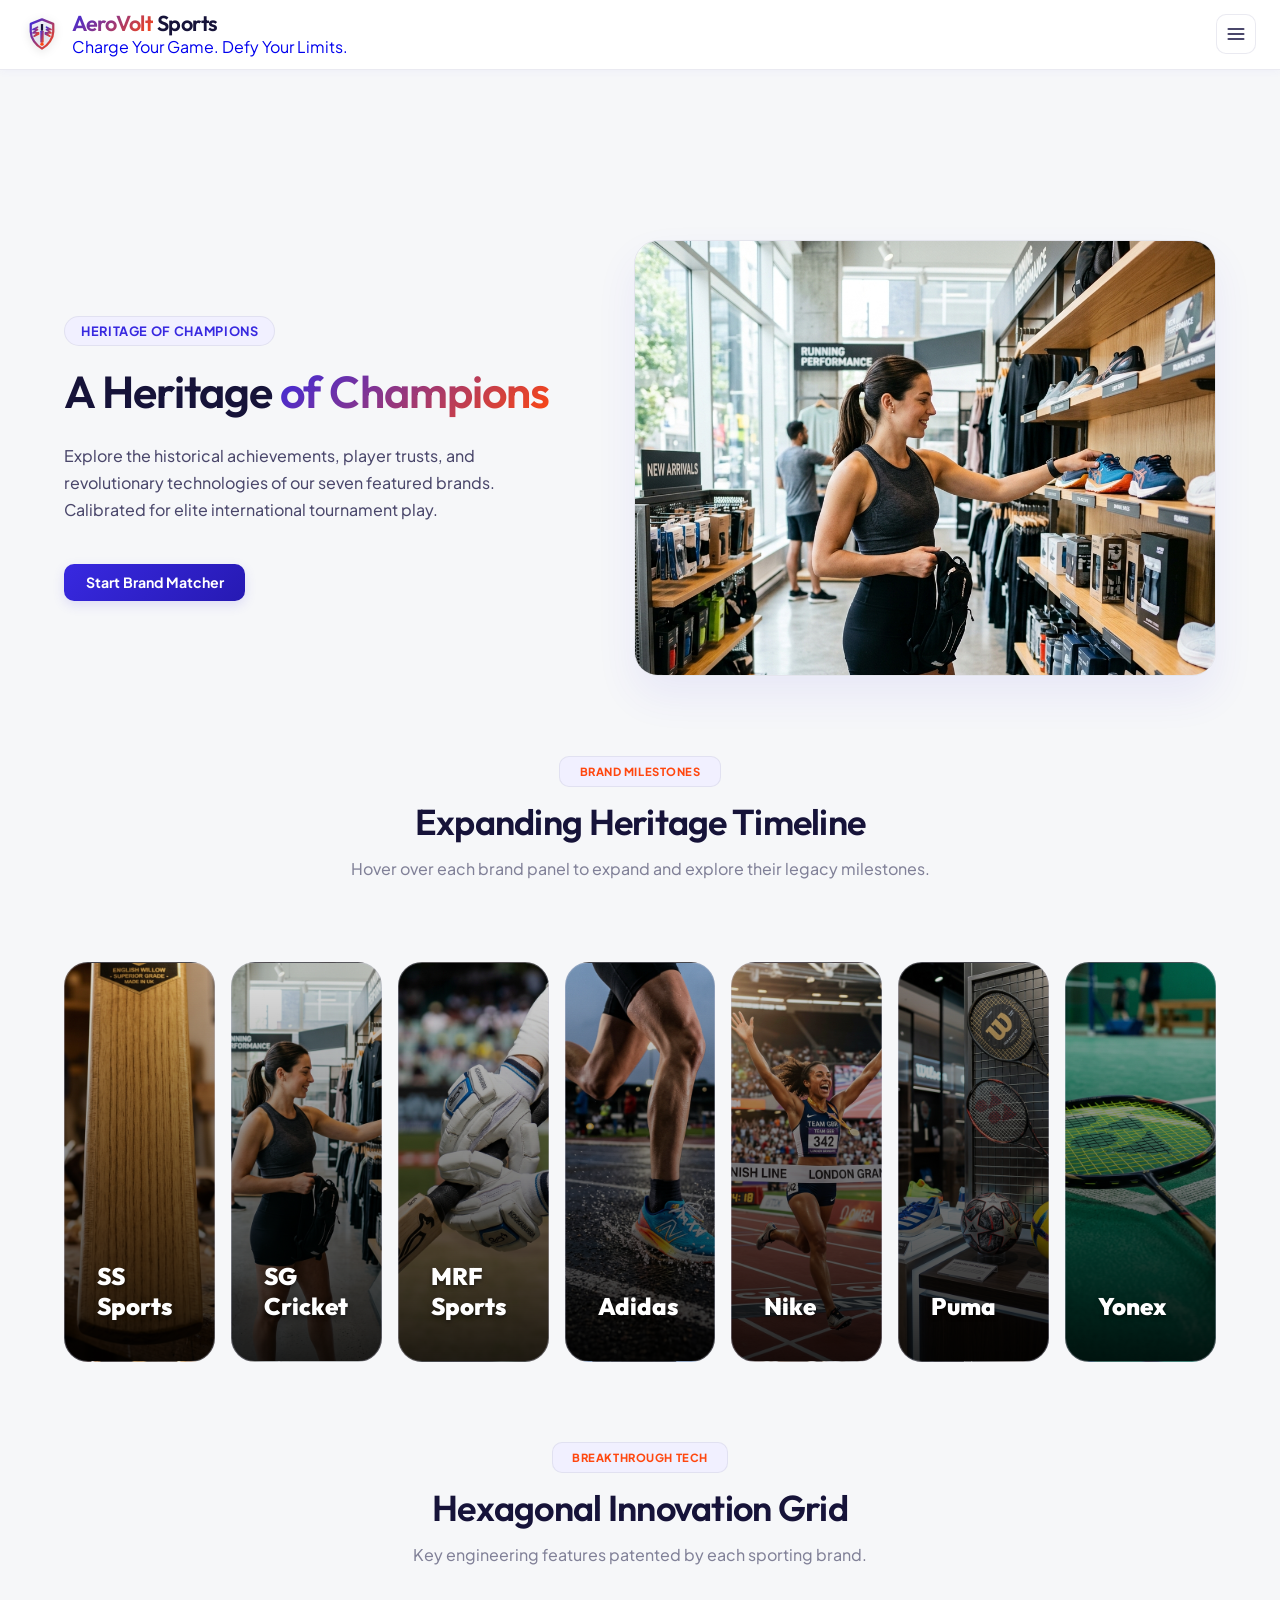
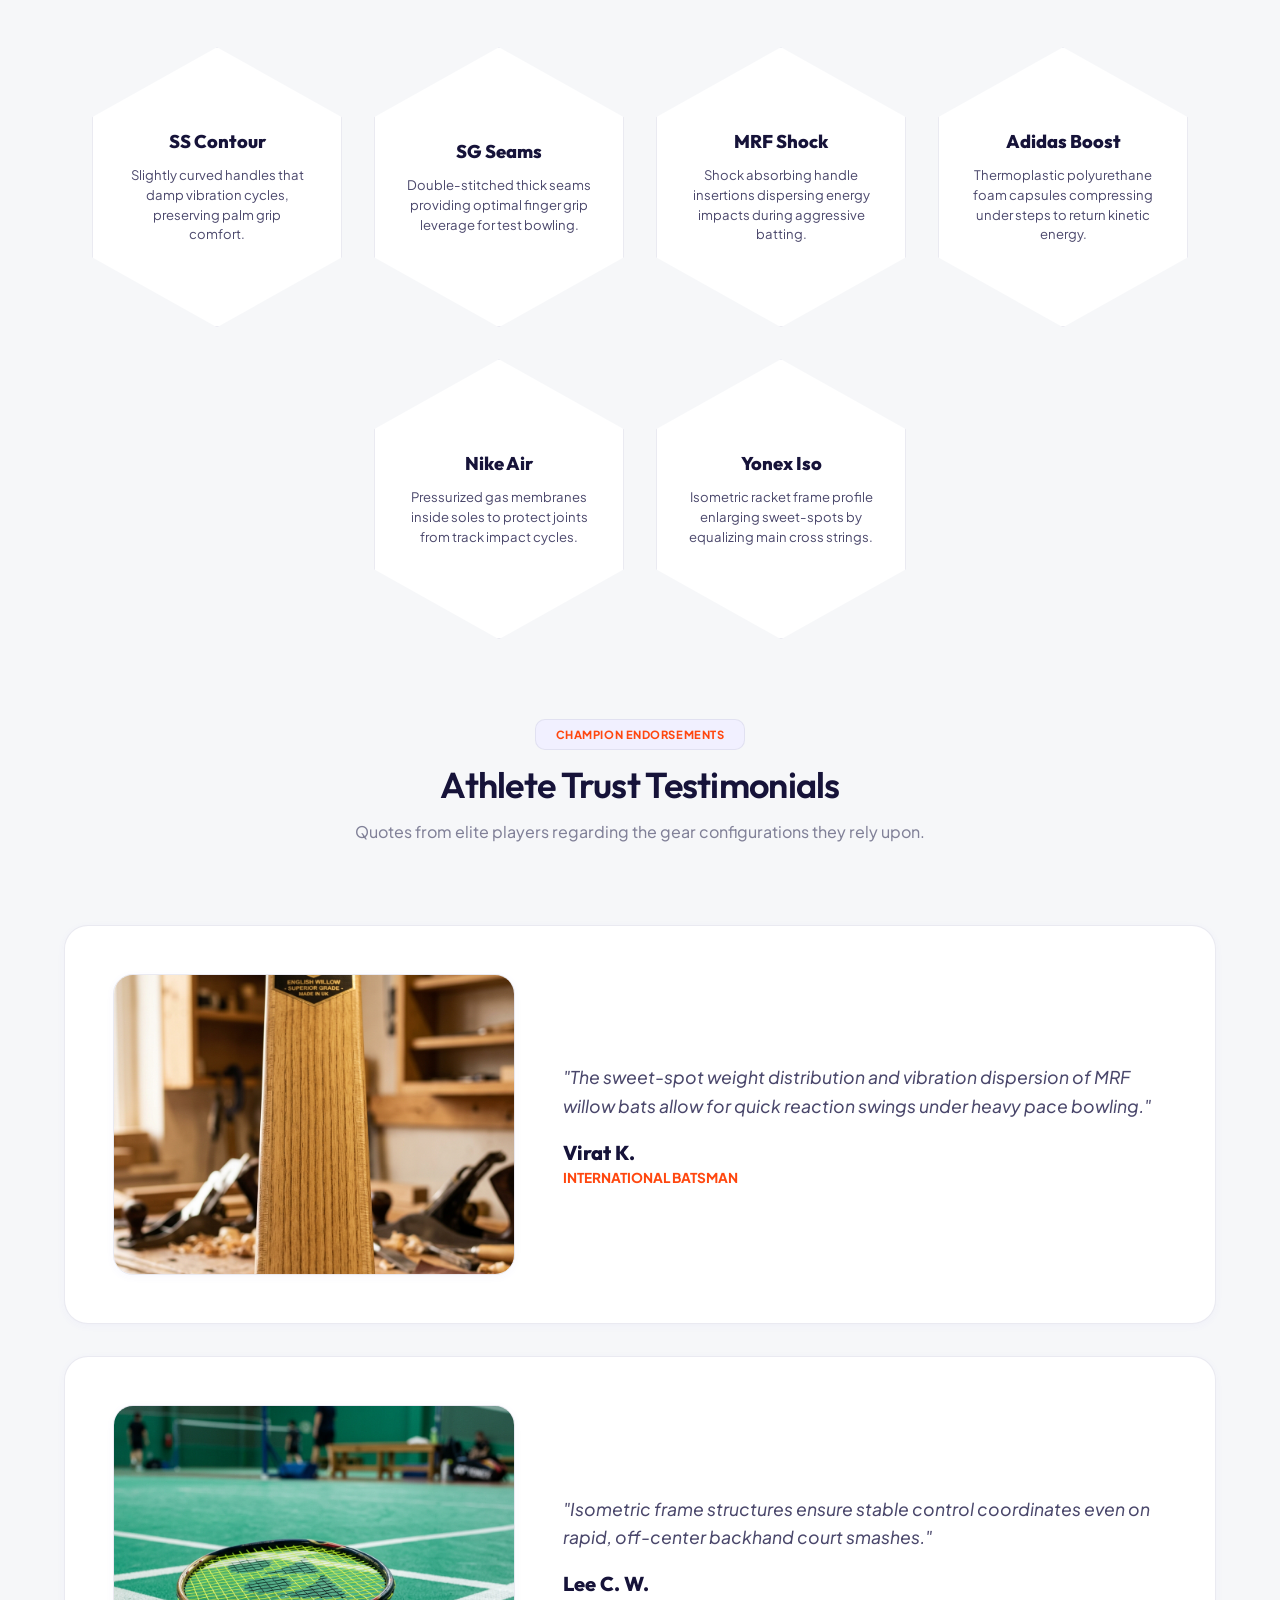
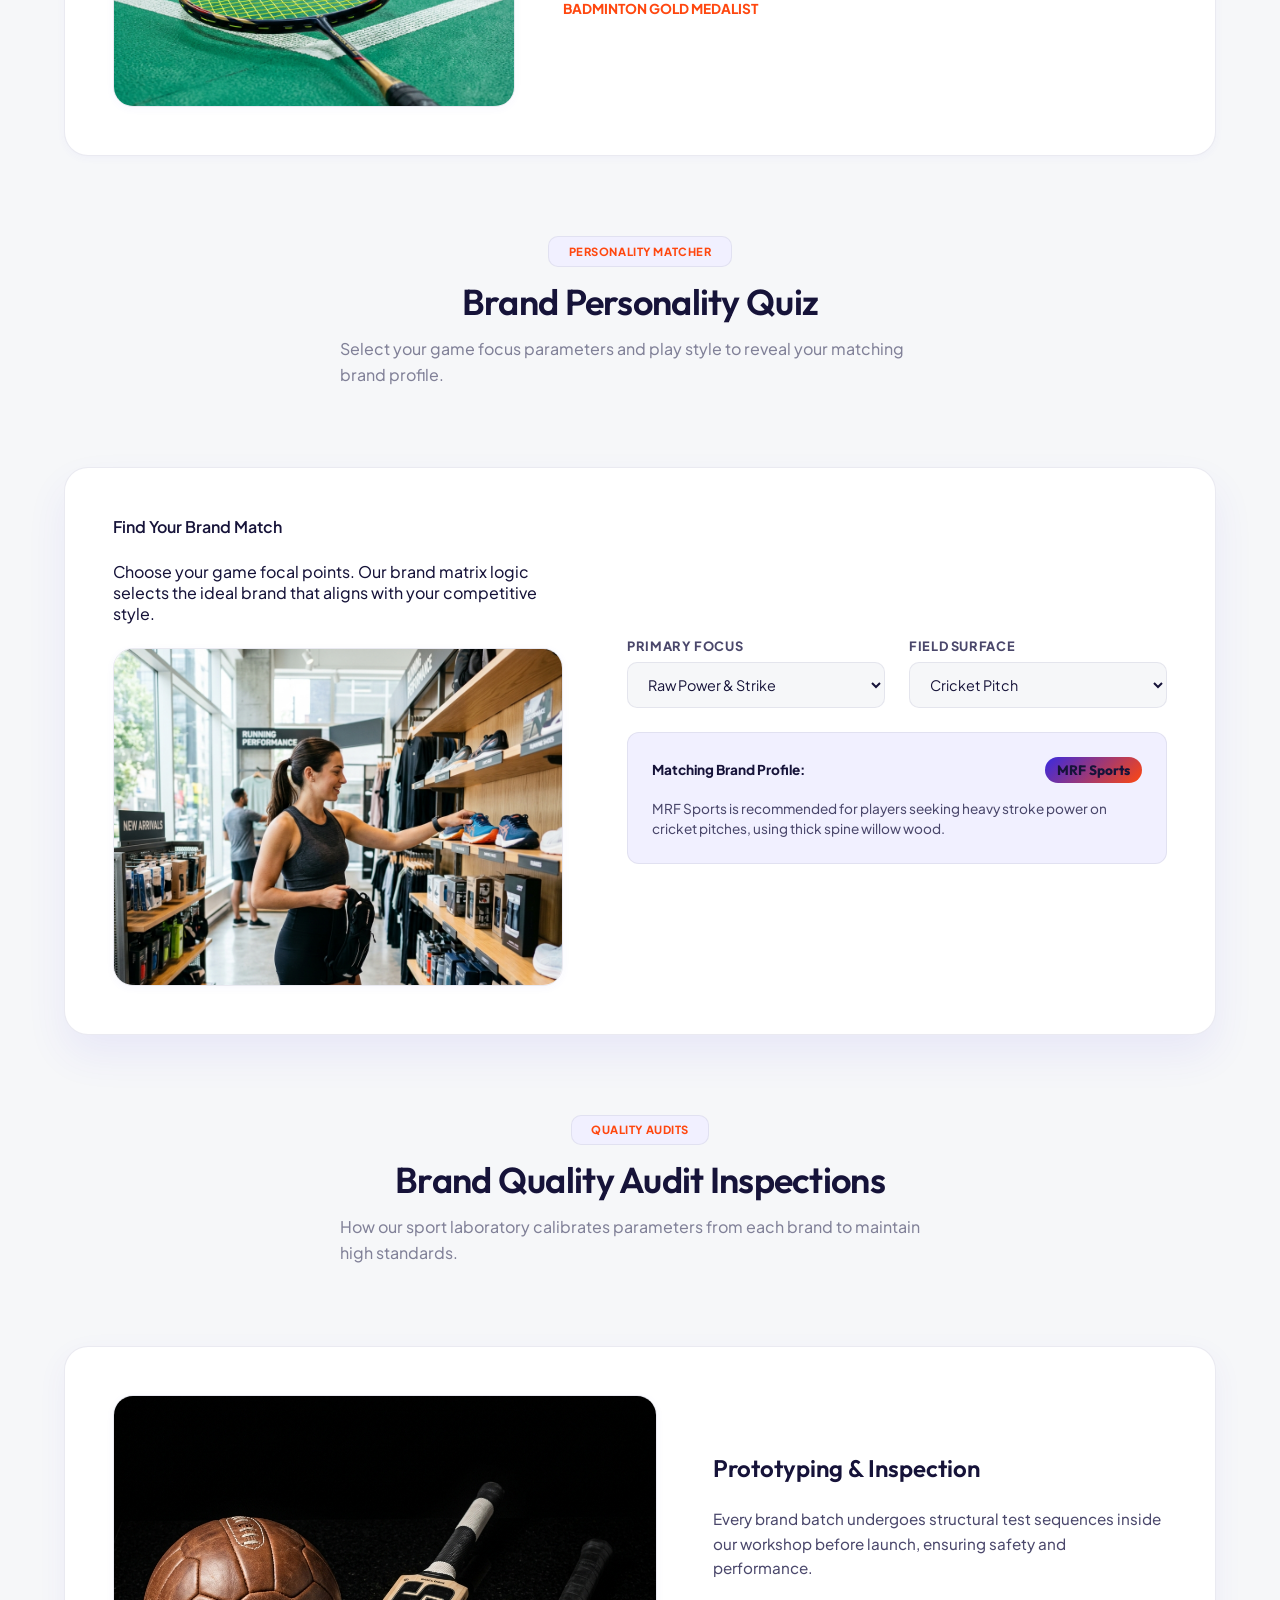
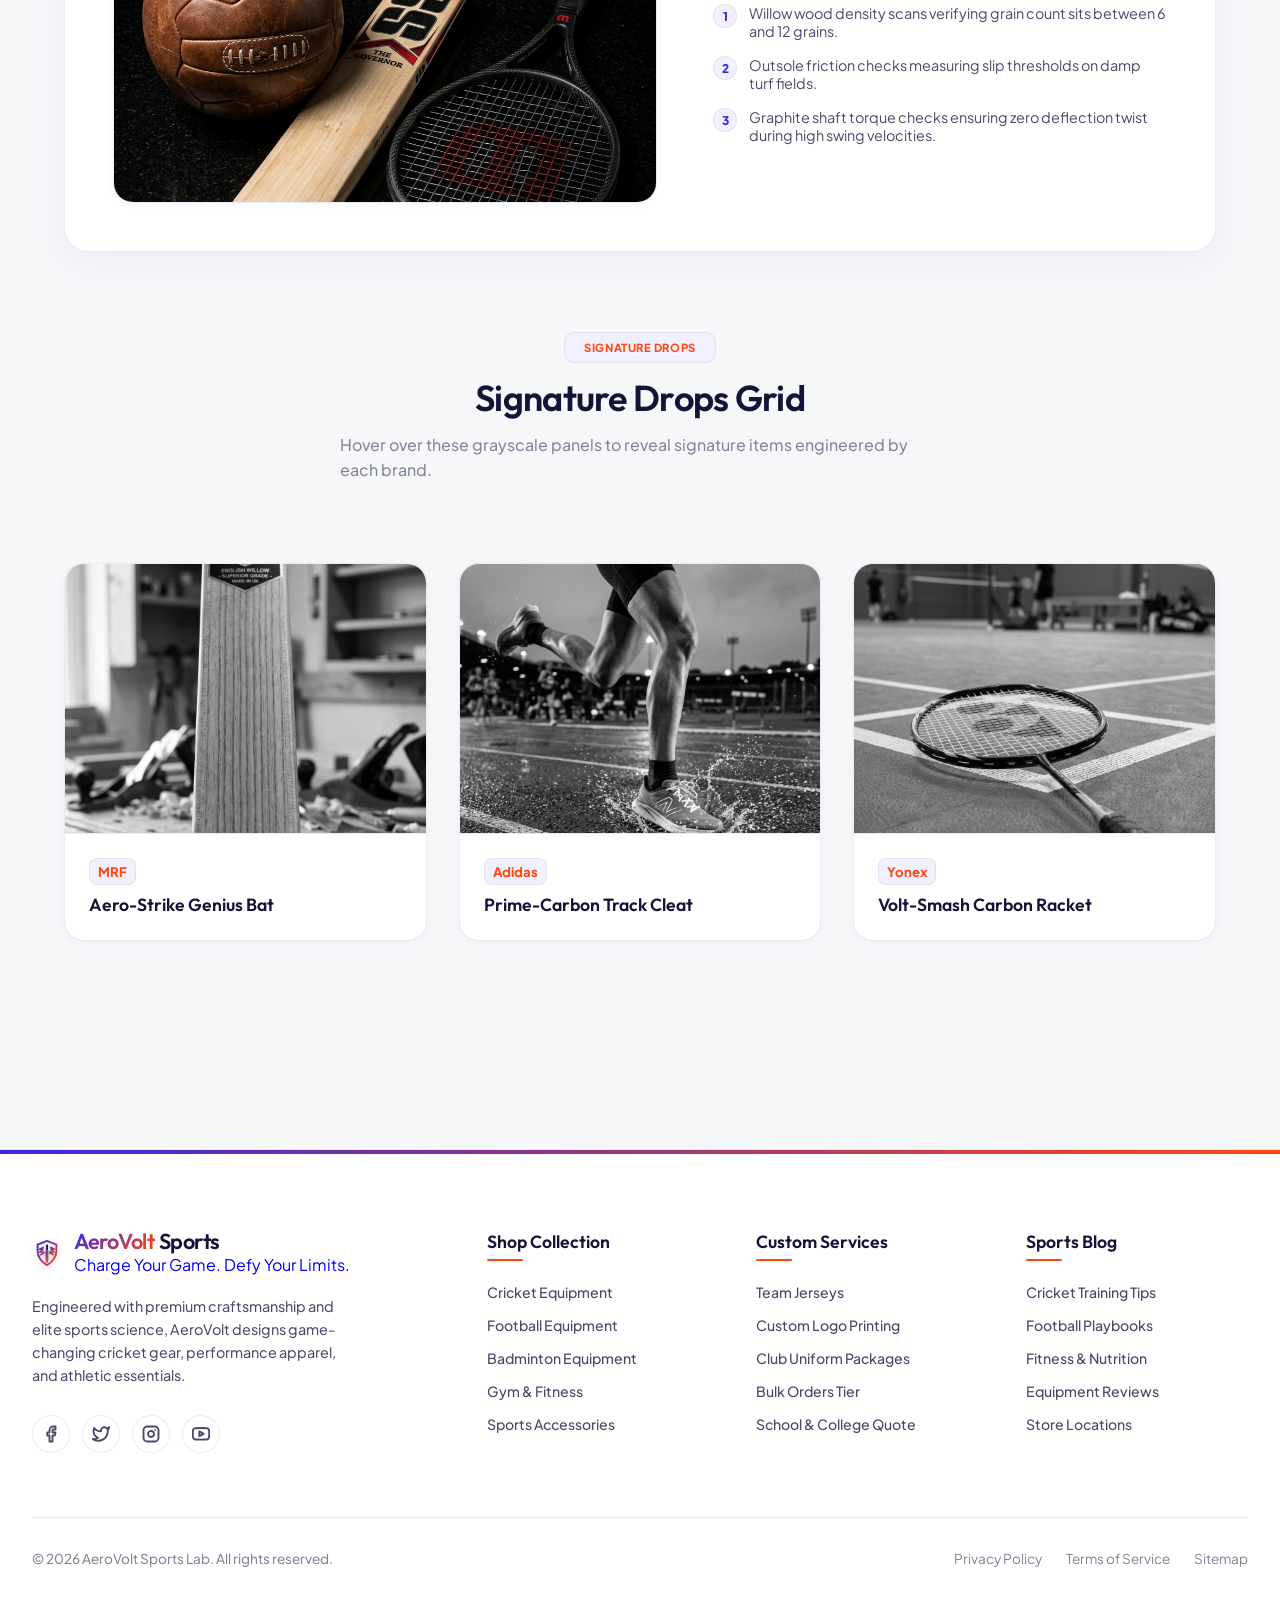
<file: brands.html>
<!DOCTYPE html>
<html lang="en" data-theme="light" dir="ltr">
<head>
    <meta charset="UTF-8">
    <meta name="viewport" content="width=device-width, initial-scale=1.0">
    <meta name="description" content="AeroVolt Featured Brands - Sourcing premium sports gears from SS, SG, MRF, Adidas, Nike, Puma, and Yonex.">
    <title>Featured Sports Brands - AeroVolt Sports</title>
    
    <!-- Google Fonts: Outfit (headings), Plus Jakarta Sans (UI elements), Poppins (Brands Page contents) -->
    <link rel="preconnect" href="https://fonts.googleapis.com">
    <link rel="preconnect" href="https://fonts.gstatic.com" crossorigin>
    <link href="https://fonts.googleapis.com/css2?family=Outfit:wght@400;500;600;700;800&family=Plus+Jakarta+Sans:wght@300;400;500;600;700;800&family=Poppins:wght@300;400;500;600;700;800&display=swap" rel="stylesheet">
    
    <style>
        /* ----------------------------------------------------
           1. DESIGN SYSTEM & CSS VARIABLES (Matches navbar.html)
        ---------------------------------------------------- */
        :root[data-theme="light"] {
            --bg-page: hsl(220, 20%, 97%);
            --bg-navbar: hsla(220, 20%, 97%, 0.85);
            --bg-card: hsl(0, 0%, 100%);
            --bg-hover: hsl(245, 100%, 97%);
            --bg-dropdown: hsla(0, 0%, 100%, 0.92);
            
            --text-primary: hsl(245, 50%, 15%);
            --text-secondary: hsl(245, 20%, 35%);
            --text-muted: hsl(240, 10%, 55%);
            
            --primary: hsl(245, 75%, 52%);
            --primary-hover: hsl(245, 75%, 45%);
            --primary-glow: rgba(79, 70, 229, 0.15);
            
            --accent: hsl(14, 100%, 53%); /* Sunset Orange */
            --accent-glow: rgba(249, 115, 22, 0.2);
            
            --border: hsla(245, 20%, 80%, 0.35);
            --border-hover: hsla(245, 20%, 70%, 0.5);
            --shadow-sm: 0 2px 8px rgba(79, 70, 229, 0.04);
            --shadow-md: 0 10px 30px rgba(79, 70, 229, 0.06);
            --shadow-lg: 0 20px 40px rgba(79, 70, 229, 0.08);
            
            --glass-blur: 16px;
        }

        :root[data-theme="dark"] {
            --bg-page: hsl(240, 35%, 6%);
            --bg-navbar: hsla(240, 35%, 6%, 0.85);
            --bg-card: hsl(240, 25%, 11%);
            --bg-hover: hsl(245, 30%, 18%);
            --bg-dropdown: hsla(240, 25%, 11%, 0.92);
            
            --text-primary: hsl(210, 40%, 98%);
            --text-secondary: hsl(240, 15%, 80%);
            --text-muted: hsl(240, 10%, 65%);
            
            --primary: hsl(245, 90%, 65%);
            --primary-hover: hsl(245, 90%, 72%);
            --primary-glow: rgba(129, 140, 248, 0.25);
            
            --accent: hsl(14, 100%, 55%); /* Neon Sunset Orange */
            --accent-glow: rgba(249, 115, 22, 0.25);
            
            --border: hsla(245, 20%, 25%, 0.4);
            --border-hover: hsla(245, 20%, 35%, 0.5);
            --shadow-sm: 0 2px 8px rgba(0, 0, 0, 0.2);
            --shadow-md: 0 10px 30px rgba(0, 0, 0, 0.3);
            --shadow-lg: 0 20px 40px rgba(0, 0, 0, 0.4);
            
            --glass-blur: 16px;
        }

        /* Base Resets */
        *, *::before, *::after {
            box-sizing: border-box;
            margin: 0;
            padding: 0;
            transition: background-color 0.3s ease, border-color 0.3s ease, color 0.3s ease, box-shadow 0.3s ease;
        }

        body {
            font-family: 'Plus Jakarta Sans', sans-serif;
            background-color: var(--bg-page);
            color: var(--text-primary);
            min-height: 100vh;
            overflow-x: hidden;
            display: flex;
            flex-direction: column;
        }

        /* ----------------------------------------------------
           2. HEADER & NAVIGATION BAR
        ---------------------------------------------------- */
        .header {
            position: fixed;
            top: 0;
            inset-inline-start: 0;
            width: 100%;
            z-index: 1000;
            background-color: var(--bg-navbar);
            backdrop-filter: blur(var(--glass-blur));
            -webkit-backdrop-filter: blur(var(--glass-blur));
            border-bottom: 1px solid var(--border);
            box-shadow: var(--shadow-sm);
        }

        .nav-container {
            max-width: 1440px;
            margin: 0 auto;
            padding: 0.75rem 2rem;
            display: grid;
            grid-template-columns: 1fr auto 1fr;
            align-items: center;
            position: relative;
        }

        .logo-section {
            display: flex;
            align-items: center;
            gap: 0.75rem;
            text-decoration: none;
            flex-shrink: 0;
            justify-self: start;
            transition: transform 0.3s ease;
        }

        .logo-section:hover .logo-badge {
            transform: translateY(-2px) rotate(-3deg) scale(1.05);
            filter: drop-shadow(0 4px 12px var(--primary-glow));
        }

        .logo-section:hover .logo-title span.highlight {
            filter: brightness(1.1);
        }

        #main-navigation {
            justify-self: center;
        }

        .logo-badge {
            display: flex;
            align-items: center;
            justify-content: center;
            filter: drop-shadow(0 2px 4px rgba(0, 0, 0, 0.15));
            animation: bounce-slow 4s infinite ease-in-out;
        }

        .logo-text-wrapper {
            display: flex;
            flex-direction: column;
            align-items: flex-start;
        }

        .logo-title {
            font-family: 'Outfit', sans-serif;
            font-size: 1.35rem;
            font-weight: 800;
            color: var(--text-primary);
            line-height: 1.1;
            letter-spacing: -0.02em;
            display: flex;
            align-items: center;
            gap: 0.25rem;
        }

        .logo-title span.highlight {
            background: linear-gradient(135deg, var(--primary), var(--accent));
            -webkit-background-clip: text;
            -webkit-text-fill-color: transparent;
        }

        /* Center Navigation Menu */
        .nav-menu {
            display: flex !important;
            align-items: center !important;
            gap: 0.15rem !important;
            list-style: none !important;
            margin: 0 !important;
            padding: 0 !important;
        }

        .nav-item {
            position: relative;
        }

        .nav-link {
            display: flex;
            align-items: center;
            gap: 0.35rem;
            font-size: 0.82rem;
            font-weight: 700;
            color: var(--text-secondary);
            text-decoration: none;
            padding: 0.4rem 0.55rem;
            border-radius: 8px;
            cursor: pointer;
            position: relative;
            white-space: nowrap;
        }

        .nav-link::after {
            content: '';
            position: absolute;
            bottom: 2px;
            left: 50%;
            width: 0;
            height: 2px;
            background: linear-gradient(90deg, var(--primary), var(--accent));
            transition: width 0.3s cubic-bezier(0.25, 0.8, 0.25, 1), left 0.3s cubic-bezier(0.25, 0.8, 0.25, 1);
            border-radius: 2px;
            pointer-events: none;
        }

        .nav-link:hover::after,
        .nav-item.active .nav-link::after {
            width: 70%;
            left: 15%;
        }

        .nav-link:hover, .nav-item.active .nav-link {
            color: var(--primary);
            background-color: var(--bg-hover);
        }

        .nav-link svg.arrow-icon {
            width: 12px;
            height: 12px;
            transition: transform 0.2s ease;
            stroke-width: 3px;
        }

        .nav-item:hover .nav-link svg.arrow-icon {
            transform: translateY(1px);
        }

        /* Dropdown Menus */
        .dropdown-menu {
            position: absolute;
            top: 100%;
            inset-inline-start: 0;
            margin-top: 0.5rem;
            background-color: var(--bg-dropdown);
            backdrop-filter: blur(12px);
            -webkit-backdrop-filter: blur(12px);
            border: 1px solid var(--border);
            border-radius: 12px;
            box-shadow: var(--shadow-md);
            min-width: 150px;
            opacity: 0;
            visibility: hidden;
            transform: translateY(10px) scale(0.98);
            transition: transform 0.25s cubic-bezier(0.16, 1, 0.3, 1), opacity 0.25s ease, visibility 0.25s ease;
            z-index: 100;
            overflow: hidden;
            padding: 0.4rem;
        }

        .dropdown-menu::before {
            content: '';
            position: absolute;
            top: 0;
            left: 0;
            width: 100%;
            height: 3px;
            background: linear-gradient(90deg, var(--primary), var(--accent));
            z-index: 2;
        }

        .nav-item:hover .dropdown-menu {
            opacity: 1;
            visibility: visible;
            transform: translateY(0) scale(1);
        }

        .dropdown-item {
            display: block;
            padding: 0.5rem 0.75rem;
            font-size: 0.85rem;
            font-weight: 600;
            color: var(--text-secondary);
            text-decoration: none;
            border-radius: 6px;
            transition: all 0.25s ease;
            white-space: nowrap;
        }

        .dropdown-item:hover {
            color: var(--primary);
            background-color: var(--bg-hover);
            transform: translateX(4px);
        }

        [dir="rtl"] .dropdown-item:hover {
            transform: translateX(-4px);
        }

        /* Right Actions Layout */
        .actions-section {
            display: flex;
            align-items: center;
            gap: 0.75rem;
            flex-shrink: 0;
            justify-self: end;
        }

        /* Utility Toggle Buttons */
        .action-btn {
            background: none;
            border: 1px solid var(--border);
            border-radius: 10px;
            color: var(--text-secondary);
            cursor: pointer;
            display: flex;
            align-items: center;
            justify-content: center;
            width: 40px;
            height: 40px;
            position: relative;
            overflow: hidden;
            font-family: inherit;
            font-size: 0.8rem;
            font-weight: 700;
        }

        .action-btn:hover {
            border-color: var(--border-hover);
            color: var(--primary);
            background-color: var(--bg-hover);
            transform: translateY(-1px);
        }

        .action-btn:active {
            transform: translateY(0);
        }

        /* Dark Mode Button Icon Switcher */
        .theme-toggle svg {
            width: 20px;
            height: 20px;
            position: absolute;
            transition: transform 0.5s cubic-bezier(0.34, 1.56, 0.64, 1), opacity 0.3s ease;
        }

        .theme-toggle .sun-icon {
            opacity: 1;
            transform: rotate(0deg) scale(1);
        }

        .theme-toggle .moon-icon {
            opacity: 0;
            transform: rotate(-90deg) scale(0);
        }

        :root[data-theme="dark"] .theme-toggle .sun-icon {
            opacity: 0;
            transform: rotate(90deg) scale(0);
        }

        :root[data-theme="dark"] .theme-toggle .moon-icon {
            opacity: 1;
            transform: rotate(0deg) scale(1);
        }

        /* RTL Toggle Button */
        .rtl-toggle svg {
            width: 20px;
            height: 20px;
            transition: transform 0.3s ease;
        }

        .rtl-toggle:hover svg {
            animation: swap-arrow-slide 0.6s ease-in-out infinite alternate;
        }

        [dir="rtl"] .rtl-toggle:hover svg {
            animation: swap-arrow-slide-rtl 0.6s ease-in-out infinite alternate;
        }

        /* Login Button */
        .login-btn {
            display: flex;
            align-items: center;
            gap: 0.5rem;
            background: linear-gradient(135deg, var(--primary), hsl(245, 75%, 40%));
            color: #ffffff;
            border: none;
            padding: 0.6rem 1.35rem;
            border-radius: 10px;
            font-size: 0.88rem;
            font-weight: 700;
            cursor: pointer;
            box-shadow: 0 4px 12px var(--primary-glow);
            text-decoration: none;
        }

        .login-btn:hover {
            box-shadow: 0 6px 18px var(--primary-glow);
            transform: translateY(-1.5px);
            filter: brightness(1.08);
        }

        .login-btn:active {
            transform: translateY(0);
        }

        .login-btn svg {
            width: 16px;
            height: 16px;
            stroke-width: 2.5;
        }

        /* Mobile Hamburger & Menu */
        .hamburger {
            display: none;
            flex-direction: column;
            justify-content: space-between;
            width: 22px;
            height: 18px;
            background: none;
            border: none;
            cursor: pointer;
            padding: 0;
            z-index: 1100;
            position: relative;
        }

        .hamburger span {
            width: 100%;
            height: 2.5px;
            background-color: var(--text-primary);
            border-radius: 4px;
            transition: all 0.3s cubic-bezier(0.645, 0.045, 0.355, 1);
        }

        .hamburger.active span:nth-child(1) {
            transform: translateY(8px) rotate(45deg);
        }

        .hamburger.active span:nth-child(2) {
            opacity: 0;
            transform: translateX(-20px);
        }

        .hamburger.active span:nth-child(3) {
            transform: translateY(-8px) rotate(-45deg);
        }

        /* Drawer Dark Overlay Backdrop */
        .drawer-overlay {
            position: fixed;
            top: 0;
            left: 0;
            width: 100%;
            height: 100vh;
            background-color: rgba(0, 0, 0, 0.4);
            z-index: 1040;
            opacity: 0;
            visibility: hidden;
            transition: opacity 0.3s ease, visibility 0.3s ease;
        }
        
        .drawer-overlay.active {
            opacity: 1;
            visibility: visible;
        }

        .drawer-actions-item-wrapper,
        .drawer-header-item {
            display: none;
        }

        /* ----------------------------------------------------
           3. MAIN CONTAINER / DEMO BODY
        ---------------------------------------------------- */
        .demo-body {
            margin-top: 80px; /* offset navbar height */
            flex-grow: 1;
            display: flex;
            flex-direction: column;
            gap: 5rem;
            padding: 5rem 2rem;
            max-width: 1440px;
            margin-left: auto;
            margin-right: auto;
            width: 100%;
            box-sizing: border-box;
        }



        /* ----------------------------------------------------
           4. RESPONSIVE MEDIA QUERIES (COLLAPSE AT 1320PX)
        ---------------------------------------------------- */
        @media (max-width: 1320px) {
            .header {
                backdrop-filter: none !important;
                -webkit-backdrop-filter: none !important;
                background-color: var(--bg-card);
                z-index: 1060;
            }

            .nav-container {
                padding: 0.75rem 1.5rem;
                display: flex;
                justify-content: space-between;
            }

            .hamburger {
                display: flex;
            }

            .hamburger.active {
                display: none !important;
            }

            .nav-menu {
                position: fixed;
                top: 0;
                inset-inline-end: -320px;
                width: 320px;
                height: 100vh;
                background-color: var(--bg-card);
                border-inline-start: 1px solid var(--border);
                box-shadow: var(--shadow-lg);
                flex-direction: column;
                align-items: stretch;
                padding: 0;
                gap: 0;
                z-index: 1050;
                transition: inset-inline-end 0.4s cubic-bezier(0.16, 1, 0.3, 1), visibility 0.4s cubic-bezier(0.16, 1, 0.3, 1);
                visibility: hidden;
                display: flex;
                overflow-y: auto;
            }

            .nav-menu.active {
                inset-inline-end: 0;
                visibility: visible;
            }

            .drawer-header-item {
                display: block;
                width: 100%;
                border-bottom: 1px solid var(--border);
                margin-bottom: 1rem;
            }

            .drawer-header {
                display: flex;
                align-items: center;
                justify-content: space-between;
                padding: 1.25rem 1.5rem;
                background-color: var(--bg-card);
            }

            .drawer-close-btn {
                background: none;
                border: none;
                color: var(--text-secondary);
                cursor: pointer;
                display: flex;
                align-items: center;
                justify-content: center;
                width: 32px;
                height: 32px;
                transition: all 0.2s ease;
                padding: 0;
            }

            .drawer-close-btn:hover {
                color: var(--primary);
                transform: scale(1.1);
            }

            .drawer-close-btn svg {
                width: 24px;
                height: 24px;
            }

            .nav-item {
                width: 100%;
                padding: 0 1.5rem;
            }

            .nav-link {
                justify-content: space-between;
                width: 100%;
                padding: 0.85rem 0;
                font-size: 0.95rem;
                border-bottom: 1px solid hsla(215, 20%, 80%, 0.1);
            }

            .dropdown-menu {
                position: static;
                display: none;
                width: 100%;
                opacity: 1;
                visibility: visible;
                transform: none;
                box-shadow: none;
                border: none;
                background-color: var(--bg-hover);
                padding: 0.25rem 0.5rem 0.5rem 0.5rem;
                margin-top: 0.25rem;
            }

            .nav-link::after,
            .dropdown-menu::before {
                display: none !important;
            }

            .nav-item.mobile-open .dropdown-menu {
                display: block;
            }

            .nav-item.mobile-open .nav-link svg.arrow-icon {
                transform: rotate(180deg);
            }

            .dropdown-item {
                padding: 0.6rem 1rem;
            }

            .actions-section {
                gap: 0.5rem;
            }

            .actions-section .theme-toggle,
            .actions-section .rtl-toggle,
            .actions-section .login-btn {
                display: none;
            }

            .drawer-actions-item-wrapper {
                display: block;
                margin-top: auto;
                padding: 1.5rem;
            }

            .drawer-divider {
                height: 1px;
                background-color: var(--border);
                margin-bottom: 1.5rem;
                opacity: 0.5;
            }

            .drawer-actions {
                display: flex;
                flex-direction: column;
                gap: 1rem;
                width: 100%;
            }

            .drawer-toggles-row {
                display: flex;
                align-items: center;
                justify-content: space-between;
                gap: 0.75rem;
                width: 100%;
            }

            .drawer-toggles-row .action-btn {
                flex: 1 !important;
                height: 44px !important;
                border-radius: 10px !important;
                border: 1px solid var(--border) !important;
                background-color: var(--bg-card) !important;
                color: var(--text-secondary) !important;
                display: flex !important;
                align-items: center !important;
                justify-content: center !important;
                position: relative;
                cursor: pointer;
                transition: all 0.3s ease;
                width: auto !important;
            }

            .drawer-toggles-row .action-btn:hover {
                border-color: var(--primary);
                background-color: var(--bg-hover);
                color: var(--primary);
            }

            .drawer-login-btn {
                width: 100% !important;
                height: 46px !important;
                justify-content: center !important;
                background: linear-gradient(135deg, var(--accent), hsl(350, 90%, 55%)) !important;
                box-shadow: 0 4px 15px var(--accent-glow) !important;
                border-radius: 10px !important;
                font-size: 0.95rem !important;
                font-weight: 700 !important;
                color: #ffffff !important;
                border: none !important;
                display: flex !important;
                align-items: center !important;
                gap: 0.5rem !important;
                transition: all 0.3s ease;
            }

            .drawer-login-btn:hover {
                box-shadow: 0 6px 20px rgba(249, 115, 22, 0.4) !important;
                transform: translateY(-1px);
                filter: brightness(1.05);
            }
        }

        @media (max-width: 580px) {
            .logo-tagline {
                display: none;
            }

            .logo-title {
                font-size: 1.15rem;
            }
        }

        /* ----------------------------------------------------
           5. SYSTEM KEYFRAMES & UTILITIES
        ---------------------------------------------------- */
        @keyframes bounce-slow {
            0%, 100% {
                transform: translateY(0) rotate(0deg);
            }
            50% {
                transform: translateY(-4px) rotate(5deg);
            }
        }

        /* ----------------------------------------------------
           6. FOOTER STYLING & RESPONSIVENESS
        ---------------------------------------------------- */
        .footer {
            background-color: var(--bg-card);
            border-top: 1px solid var(--border);
            padding: 5rem 2rem 2rem 2rem;
            position: relative;
            overflow: hidden;
            margin-top: auto;
        }

        .footer::before {
            content: '';
            position: absolute;
            top: 0;
            left: 0;
            width: 100%;
            height: 4px;
            background: linear-gradient(90deg, var(--primary), var(--accent));
            z-index: 2;
        }

        .footer-container {
            max-width: 1440px;
            margin: 0 auto;
            display: grid;
            grid-template-columns: 2.2fr 1.2fr 1.2fr 1.2fr;
            gap: 3rem;
            padding-bottom: 4rem;
        }

        .footer-col {
            display: flex;
            flex-direction: column;
            gap: 1.25rem;
            text-align: start;
        }

        .brand-col .brand-desc {
            font-size: 0.9rem;
            color: var(--text-secondary);
            line-height: 1.6;
            max-width: 320px;
        }

        .social-links {
            display: flex;
            align-items: center;
            gap: 0.75rem;
            margin-top: 0.5rem;
        }

        .social-icon {
            display: flex;
            align-items: center;
            justify-content: center;
            width: 38px;
            height: 38px;
            border-radius: 50%;
            border: 1px solid var(--border);
            color: var(--text-secondary);
            background-color: var(--bg-card);
            transition: all 0.3s cubic-bezier(0.4, 0, 0.2, 1);
            text-decoration: none;
        }

        .social-icon:hover {
            background: linear-gradient(135deg, var(--accent), hsl(350, 90%, 55%));
            color: #ffffff;
            border-color: transparent;
            transform: translateY(-3px);
            box-shadow: 0 4px 12px var(--accent-glow);
        }

        .social-icon svg {
            width: 18px;
            height: 18px;
        }

        .footer-title {
            font-family: 'Outfit', sans-serif;
            font-size: 1.1rem;
            font-weight: 700;
            color: var(--text-primary);
            position: relative;
            padding-bottom: 0.5rem;
        }

        .footer-title::after {
            content: '';
            position: absolute;
            bottom: 0;
            inset-inline-start: 0;
            width: 36px;
            height: 2px;
            background-color: var(--accent);
            border-radius: 2px;
        }

        .footer-links-list {
            list-style: none;
            display: flex;
            flex-direction: column;
            gap: 0.75rem;
        }

        .footer-link {
            color: var(--text-secondary);
            text-decoration: none;
            font-size: 0.88rem;
            font-weight: 500;
            transition: all 0.25s ease;
            display: inline-flex;
            align-items: center;
        }

        .footer-link:hover {
            color: var(--primary-hover);
            transform: translateX(4px);
        }

        [dir="rtl"] .footer-link:hover {
            transform: translateX(-4px);
        }

        .contact-info-item {
            display: inline-flex;
            align-items: flex-start;
            gap: 0.6rem;
            font-size: 0.88rem;
            color: var(--text-secondary);
            line-height: 1.5;
            text-align: start;
        }

        .contact-info-item svg.contact-icon-svg {
            width: 16px;
            height: 16px;
            color: var(--accent);
            flex-shrink: 0;
            margin-top: 0.15rem;
        }

        .footer-bottom {
            border-top: 1px solid var(--border);
            padding-top: 2rem;
        }

        .footer-bottom-container {
            max-width: 1440px;
            margin: 0 auto;
            display: flex;
            align-items: center;
            justify-content: space-between;
            flex-wrap: wrap;
            gap: 1rem;
        }

        .copyright-text {
            font-size: 0.85rem;
            color: var(--text-muted);
        }

        .footer-bottom-links {
            display: flex;
            align-items: center;
            gap: 1.5rem;
        }

        .footer-bottom-link {
            font-size: 0.85rem;
            color: var(--text-muted);
            text-decoration: none;
            transition: color 0.2s ease;
        }

        .footer-bottom-link:hover {
            color: var(--primary);
        }

                /* Responsive Footer Media Queries */
        @media (max-width: 1024px) {
            .footer-container {
                grid-template-columns: repeat(3, 1fr);
                gap: 2.5rem;
            }
            .brand-col {
                grid-column: span 3;
                text-align: center;
                align-items: center;
                margin-bottom: 1.5rem;
            }
            .brand-col .footer-desc {
                max-width: 600px;
                margin: 0.75rem auto 1.5rem auto;
            }
            .brand-col .social-links {
                justify-content: center;
            }
        }

        @media (max-width: 768px) {
            .footer {
                padding: 4rem 1.25rem 2rem 1.25rem;
            }
            .footer-container {
                grid-template-columns: 1fr;
                gap: 2.5rem;
            }
            .brand-col {
                grid-column: span 1;
                text-align: center;
                align-items: center;
                margin-bottom: 0;
            }
            .footer-col {
                text-align: center;
            }
            .footer-col ul {
                padding: 0;
            }
            .footer-col ul li {
                justify-content: center;
            }
            .footer-bottom-container {
                flex-direction: column;
                align-items: center;
                text-align: center;
                gap: 1rem;
            }
            .footer-bottom-links {
                justify-content: center;
                flex-wrap: wrap;
                gap: 1rem;
            }
        }
        .brands-body {
            display: flex;
            flex-direction: column;
            gap: 5rem;
            padding: 5rem 2rem;
            max-width: 1440px;
            margin: 0 auto;
            width: 100%;
            box-sizing: border-box;
        }

        /* 1. Brands Hero Showcase */
        .brands-hero-grid {
            display: grid;
            grid-template-columns: 1fr 1.15fr;
            gap: 4rem;
            align-items: center;
        }

        .brands-hero-text {
            display: flex;
            flex-direction: column;
            align-items: flex-start;
        }

        .brands-hero-title {
            font-family: 'Outfit', sans-serif;
            font-size: 2.8rem;
            font-weight: 850;
            line-height: 1.15;
            color: var(--text-primary);
            margin-bottom: 1.5rem;
            letter-spacing: -0.02em;
            text-align: start;
        }

        .brands-hero-title span.glow-text {
            background: linear-gradient(135deg, var(--primary), var(--accent));
            -webkit-background-clip: text;
            -webkit-text-fill-color: transparent;
        }

        .brands-hero-desc {
            font-size: 1rem;
            color: var(--text-secondary);
            line-height: 1.7;
            margin-bottom: 2.5rem;
            text-align: start;
        }

        .brands-hero-visual {
            position: relative;
            border-radius: 24px;
            overflow: hidden;
            box-shadow: var(--shadow-lg);
            aspect-ratio: 4/3;
            border: 1px solid var(--border);
        }

        .brands-hero-visual img {
            width: 100%;
            height: 100%;
            object-fit: cover;
        }

        /* 2. Expanding Heritage Flex Grid */
        .flex-grid-wrapper {
            display: flex;
            height: 400px;
            gap: 1rem;
            width: 100%;
        }

        .flex-panel {
            flex: 1;
            background-color: var(--bg-card);
            border: 1px solid var(--border);
            border-radius: 24px;
            overflow: hidden;
            position: relative;
            transition: all 0.5s cubic-bezier(0.25, 0.8, 0.25, 1);
            cursor: pointer;
            display: flex;
            flex-direction: column;
            justify-content: flex-end;
            padding: 2rem;
            text-align: start;
        }

        .flex-panel:hover {
            flex: 3.5;
            border-color: var(--primary);
            box-shadow: var(--shadow-md);
        }

        .flex-panel-title {
            font-family: 'Outfit', sans-serif;
            font-size: 1.5rem;
            font-weight: 850;
            color: #ffffff;
            text-shadow: 0 2px 4px rgba(0,0,0,0.5);
            margin-bottom: 0.5rem;
        }

        .flex-panel-desc {
            font-size: 0.9rem;
            color: hsla(0, 0%, 100%, 0.95);
            text-shadow: 0 1px 3px rgba(0,0,0,0.5);
            line-height: 1.5;
            opacity: 0;
            max-height: 0;
            overflow: hidden;
            transform: translateY(10px);
            transition: opacity 0.3s ease, max-height 0.4s ease, transform 0.3s ease;
        }

        .flex-panel:hover .flex-panel-desc {
            opacity: 1;
            max-height: 120px;
            margin-top: 0.5rem;
            transform: translateY(0);
        }

        /* 3. Hexagonal Innovation Hex-Grid */
        .hex-grid-container {
            display: flex;
            flex-wrap: wrap;
            justify-content: center;
            gap: 2rem;
            width: 100%;
        }

        .hex-card {
            width: 250px;
            height: 280px;
            background-color: var(--bg-card);
            border: 1px solid var(--border);
            clip-path: polygon(50% 0%, 100% 25%, 100% 75%, 50% 100%, 0% 75%, 0% 25%);
            display: flex;
            flex-direction: column;
            align-items: center;
            justify-content: center;
            padding: 2rem;
            box-shadow: var(--shadow-sm);
            text-align: center;
            transition: all 0.3s ease;
            position: relative;
        }

        .hex-card::before {
            content: '';
            position: absolute;
            top: 0;
            left: 0;
            width: 100%;
            height: 100%;
            background: linear-gradient(135deg, var(--primary-glow), var(--accent-glow));
            z-index: 1;
            opacity: 0;
            transition: opacity 0.3s ease;
        }

        .hex-card:hover {
            transform: scale(1.05);
            border-color: var(--primary);
        }

        .hex-card:hover::before {
            opacity: 1;
        }

        .hex-content {
            position: relative;
            z-index: 2;
            display: flex;
            flex-direction: column;
            gap: 0.75rem;
            align-items: center;
        }

        .hex-title {
            font-family: 'Outfit', sans-serif;
            font-size: 1.15rem;
            font-weight: 800;
            color: var(--text-primary);
        }

        .hex-desc {
            font-size: 0.82rem;
            color: var(--text-secondary);
            line-height: 1.5;
        }

        /* 4. Athlete Trust Testimonial Stack */
        .testimonial-stack {
            display: flex;
            flex-direction: column;
            gap: 2rem;
        }

        .testimonial-card {
            background-color: var(--bg-card);
            border: 1px solid var(--border);
            border-radius: 24px;
            padding: 3rem;
            box-shadow: var(--shadow-sm);
            display: grid;
            grid-template-columns: 1.2fr 1.8fr;
            gap: 3rem;
            align-items: center;
            text-align: start;
        }

        .testimonial-visual {
            border-radius: 20px;
            overflow: hidden;
            box-shadow: var(--shadow-sm);
            border: 1px solid var(--border);
            aspect-ratio: 4/3;
        }

        .testimonial-visual img {
            width: 100%;
            height: 100%;
            object-fit: cover;
        }

        .testimonial-text-stack {
            display: flex;
            flex-direction: column;
            gap: 1.25rem;
        }

        .testimonial-quote {
            font-size: 1.1rem;
            font-style: italic;
            color: var(--text-secondary);
            line-height: 1.6;
            position: relative;
        }

        .testimonial-author {
            display: flex;
            flex-direction: column;
            gap: 0.25rem;
        }

        .author-name {
            font-family: 'Outfit', sans-serif;
            font-size: 1.25rem;
            font-weight: 800;
            color: var(--text-primary);
        }

        .author-title {
            font-size: 0.85rem;
            font-weight: 750;
            color: var(--accent);
            text-transform: uppercase;
        }

        .brands-badge {
            display: inline-flex;
            align-items: center;
            gap: 0.5rem;
            background-color: var(--bg-hover);
            border: 1px solid var(--border);
            padding: 0.4rem 1rem;
            border-radius: 20px;
            font-size: 0.8rem;
            font-weight: 700;
            color: var(--primary);
            text-transform: uppercase;
            letter-spacing: 0.05em;
            margin-bottom: 1.25rem;
            width: fit-content;
        }

        /* 5. Brand Personality Matcher (Quiz) */
        .quiz-card {
            background-color: var(--bg-card);
            border: 1px solid var(--border);
            border-radius: 24px;
            padding: 3rem;
            box-shadow: var(--shadow-lg);
            display: grid;
            grid-template-columns: 1fr 1.2fr;
            gap: 4rem;
            align-items: center;
        }

        .finder-info {
            display: flex;
            flex-direction: column;
            gap: 1.5rem;
            text-align: start;
        }

        .quiz-info-visual {
            border-radius: 20px;
            overflow: hidden;
            box-shadow: var(--shadow-sm);
            border: 1px solid var(--border);
            aspect-ratio: 4/3;
        }

        .quiz-info-visual img {
            width: 100%;
            height: 100%;
            object-fit: cover;
        }

        .quiz-wizard {
            display: flex;
            flex-direction: column;
            gap: 1.5rem;
            text-align: start;
        }

        .quiz-row {
            display: grid;
            grid-template-columns: 1fr 1fr;
            gap: 1.5rem;
        }

        .quiz-group {
            display: flex;
            flex-direction: column;
            gap: 0.5rem;
        }

        .quiz-group label {
            font-size: 0.8rem;
            font-weight: 750;
            color: var(--text-secondary);
            text-transform: uppercase;
            letter-spacing: 0.05em;
        }

        .quiz-group select {
            background-color: var(--bg-page);
            border: 1px solid var(--border);
            padding: 0.75rem 1rem;
            border-radius: 10px;
            font-family: inherit;
            font-size: 0.9rem;
            color: var(--text-primary);
            outline: none;
            transition: all 0.2s ease;
        }

        .quiz-group select:focus {
            border-color: var(--primary);
            box-shadow: 0 0 0 3px var(--primary-glow);
        }

        .quiz-result-box {
            background-color: var(--bg-hover);
            padding: 1.5rem;
            border-radius: 12px;
            display: flex;
            flex-direction: column;
            gap: 1rem;
            border: 1px solid var(--border);
        }

        .result-header {
            display: flex;
            justify-content: space-between;
            align-items: center;
        }

        .result-header span {
            font-size: 0.85rem;
            font-weight: 750;
            color: var(--text-primary);
        }

        .result-item-badge {
            background: linear-gradient(135deg, var(--primary), var(--accent));
            color: #ffffff;
            font-family: 'Outfit', sans-serif;
            font-weight: 800;
            padding: 0.25rem 0.75rem;
            border-radius: 20px;
            font-size: 0.85rem;
        }

        .result-body-text {
            font-size: 0.85rem;
            color: var(--text-secondary);
            line-height: 1.5;
        }

        /* 6. Brand Quality Audit Inspections */
        .audit-panel-card {
            background-color: var(--bg-card);
            border: 1px solid var(--border);
            border-radius: 24px;
            padding: 3rem;
            box-shadow: var(--shadow-md);
        }

        .audit-layout {
            display: grid;
            grid-template-columns: 1.2fr 1fr;
            gap: 3.5rem;
            align-items: center;
        }

        .audit-visual-box {
            border-radius: 20px;
            overflow: hidden;
            box-shadow: var(--shadow-sm);
            border: 1px solid var(--border);
            aspect-ratio: 4/3;
        }

        .audit-visual-box img {
            width: 100%;
            height: 100%;
            object-fit: cover;
        }

        .audit-details-stack {
            display: flex;
            flex-direction: column;
            gap: 1.5rem;
            text-align: start;
        }

        .audit-details-stack h4 {
            font-family: 'Outfit', sans-serif;
            font-size: 1.5rem;
            font-weight: 800;
            color: var(--text-primary);
        }

        .audit-details-stack p {
            font-size: 0.95rem;
            color: var(--text-secondary);
            line-height: 1.6;
        }

        .audit-steps-list {
            display: flex;
            flex-direction: column;
            gap: 1rem;
        }

        .audit-step-item {
            display: flex;
            align-items: flex-start;
            gap: 0.75rem;
            font-size: 0.9rem;
            color: var(--text-secondary);
        }

        .audit-step-num {
            background-color: var(--bg-hover);
            border: 1px solid var(--border);
            color: var(--primary);
            font-weight: 800;
            width: 24px;
            height: 24px;
            border-radius: 50%;
            display: flex;
            align-items: center;
            justify-content: center;
            font-size: 0.75rem;
            flex-shrink: 0;
        }

        /* 7. Brand Catalog Match Finder */
        .catalog-grid {
            display: grid;
            grid-template-columns: repeat(3, 1fr);
            gap: 2rem;
        }

        .catalog-card {
            background-color: var(--bg-card);
            border: 1px solid var(--border);
            border-radius: 20px;
            overflow: hidden;
            box-shadow: var(--shadow-sm);
            display: flex;
            flex-direction: column;
            transition: all 0.3s ease;
        }

        .catalog-card:hover {
            transform: translateY(-5px);
            border-color: var(--accent);
            box-shadow: var(--shadow-md);
        }

        .catalog-image-box {
            position: relative;
            aspect-ratio: 4/3;
            overflow: hidden;
            border-bottom: 1px solid var(--border);
        }

        .catalog-image-box img {
            width: 100%;
            height: 100%;
            object-fit: cover;
            filter: grayscale(100%);
            transition: filter 0.4s ease, transform 0.4s ease;
        }

        .catalog-card:hover .catalog-image-box img {
            filter: grayscale(0%);
            transform: scale(1.03);
        }

        .catalog-card-details {
            padding: 1.5rem;
            text-align: start;
        }

        .catalog-brand-badge {
            background-color: var(--bg-hover);
            border: 1px solid var(--border);
            padding: 0.25rem 0.5rem;
            border-radius: 8px;
            font-size: 0.82rem;
            font-weight: 750;
            color: var(--accent);
            display: inline-block;
            margin-bottom: 0.5rem;
        }

        .catalog-title {
            font-family: 'Outfit', sans-serif;
            font-size: 1.1rem;
            font-weight: 750;
            color: var(--text-primary);
        }

        /* Support elements styling */
        .locator-container {
            display: flex;
            flex-direction: column;
            gap: 2rem;
        }

        /* ----------------------------------------------------
           8. RESPONSIVE FOR BRANDS REVAMPED SECTIONS
        ---------------------------------------------------- */
        @media (max-width: 900px) {
            .brands-body {
                gap: 5rem;
                padding: 3rem 1.5rem 5rem 1.5rem;
            }

            .brands-hero-grid,
            .flex-grid-wrapper,
            .testimonial-card,
            .quiz-card,
            .audit-layout {
                grid-template-columns: 1fr;
                gap: 2.5rem;
            }

            .flex-grid-wrapper {
                flex-direction: column;
                height: auto;
            }

            .flex-panel {
                flex: none;
                height: 240px;
            }

            .flex-panel:hover {
                flex: none;
            }

            .flex-panel-desc {
                opacity: 1;
                transform: none;
            }

            .hex-grid-container {
                gap: 1rem;
            }

            .catalog-grid {
                grid-template-columns: 1fr;
                gap: 1.5rem;
            }
        }
        
        /* Headers styling */
        .section-header {
            display: flex;
            flex-direction: column;
            align-items: flex-start;
        }

        .blog-badge {
            display: inline-flex;
            align-items: center;
            gap: 0.5rem;
            background-color: var(--bg-hover);
            border: 1px solid var(--border);
            padding: 0.4rem 1rem;
            border-radius: 20px;
            font-size: 0.8rem;
            font-weight: 700;
            color: var(--primary);
            text-transform: uppercase;
            letter-spacing: 0.05em;
            margin-bottom: 1.25rem;
            width: fit-content;
        }

        .blog-section-title {
            font-family: 'Outfit', sans-serif;
            font-size: 2rem;
            font-weight: 800;
            color: var(--text-primary);
            margin-bottom: 0.75rem;
            letter-spacing: -0.01em;
            text-align: start;
        }

        .blog-section-desc {
            font-size: 0.95rem;
            color: var(--text-secondary);
            line-height: 1.6;
            margin-bottom: 3rem;
            max-width: 650px;
            text-align: start;
        }
    
        /* ====================================================
           GLOBAL RESPONSIVENESS OVERRIDES
        ==================================================== */
        *, *::before, *::after {
            box-sizing: border-box !important;
        }
        
        html, body {
            max-width: 100% !important;
            overflow-x: hidden !important;
            width: 100% !important;
        }

        img, video, iframe {
            max-width: 100% !important;
            height: auto !important;
        }

        @media (max-width: 1024px) {
            .hero-grid, .telemetry-grid, .materials-grid, .calendar-grid, .radar-grid, .booking-grid, 
            .about-hero-grid, .collage-container, .why-diagonal-grid, .orbit-container, .location-section-grid,
            .custom-hero-grid, .custom-step-grid, .custom-benefits-grid, .bulk-hero-grid, .steps-grid, 
            .benefits-grid, .blog-hero-grid, .blog-featured-grid, .blog-archive-grid, .contact-hero-grid, 
            .contact-form-grid, .brands-hero-grid, .brands-showcase-grid,
            .accessories-grid, .athletes-flex-row, .audit-layout, .calendar-phase-specs, .catalog-grid, 
            .circle-spec-grid, .configurator-card, .flex-grid-wrapper, .grid-container, .material-layout, 
            .quiz-card, .quiz-row, .testimonial-card, .vault-hero-grid, .wizard-row {
                grid-template-columns: 1fr !important;
                gap: 2.5rem !important;
            }
            
            section, .home-section, .about-body, .custom-body, .orders-body, .blog-body, .contact-body, .brands-body {
                padding: 4rem 1.5rem !important;
            }

            .demo-body {
                padding: 0 !important;
            }

            /* Responsive Footer overrides (Laptop & Tablet viewports) */
            .footer-container {
                grid-template-columns: 1fr !important;
                gap: 2.5rem !important;
            }
            .brand-col {
                grid-column: span 1 !important;
                text-align: start !important;
                align-items: flex-start !important;
                margin-bottom: 0 !important;
            }
            .brand-col .footer-desc,
            .brand-col .brand-desc {
                margin-inline-start: 0 !important;
                margin-inline-end: auto !important;
                text-align: start !important;
            }
            .brand-col .social-links {
                justify-content: flex-start !important;
            }
            .footer-col {
                text-align: start !important;
            }
            .footer-col ul {
                padding: 0 !important;
            }
            .footer-col ul li {
                justify-content: flex-start !important;
            }
            .footer-bottom-container {
                flex-direction: column !important;
                align-items: flex-start !important;
                text-align: start !important;
                gap: 1rem !important;
            }
            .footer-bottom-links {
                justify-content: flex-start !important;
                flex-wrap: wrap !important;
                gap: 1rem !important;
            }
        }

        /* 768px Breakpoint (Tablets) */
        @media (max-width: 768px) {
            section, .home-section, .about-body, .custom-body, .orders-body, .blog-body, .contact-body, .brands-body {
                padding: 3rem 1.25rem !important;
            }
            
            h1, .hero-title-main {
                font-size: 2.5rem !important;
                line-height: 1.2 !important;
            }
            
            h2, .section-title {
                font-size: 1.85rem !important;
                line-height: 1.25 !important;
            }
            
            h3 {
                font-size: 1.5rem !important;
            }
            
            /* Navbar adjustments */
            .desktop-nav {
                display: none !important;
            }
            
            .mobile-hamburger {
                display: flex !important;
            }

            .logo-title {
                font-size: 1.15rem !important;
            }

            /* Responsive Footer overrides */
            .footer-container {
                grid-template-columns: 1fr !important;
                gap: 2.5rem !important;
            }
            .brand-col {
                grid-column: span 1 !important;
                text-align: start !important;
                align-items: flex-start !important;
                margin-bottom: 0 !important;
            }
            .brand-col .footer-desc,
            .brand-col .brand-desc {
                margin-inline-start: 0 !important;
                margin-inline-end: auto !important;
                text-align: start !important;
            }
            .brand-col .social-links {
                justify-content: flex-start !important;
            }
            .footer-col {
                text-align: start !important;
            }
            .footer-col ul {
                padding: 0 !important;
            }
            .footer-col ul li {
                justify-content: flex-start !important;
            }
            .footer-bottom-container {
                flex-direction: column !important;
                align-items: flex-start !important;
                text-align: start !important;
                gap: 1rem !important;
            }
            .footer-bottom-links {
                justify-content: flex-start !important;
                flex-wrap: wrap !important;
                gap: 1rem !important;
            }
        }

        /* 480px Breakpoint (Mobile Portrait) */
        @media (max-width: 480px) {
            section, .home-section, .about-body, .custom-body, .orders-body, .blog-body, .contact-body, .brands-body {
                padding: 2.5rem 1rem !important;
            }
            
            h1, .hero-title-main {
                font-size: 2rem !important;
            }
            
            h2, .section-title {
                font-size: 1.6rem !important;
            }
            
            .btn-primary, .btn-secondary, .btn-accent, button.btn-primary, button.btn-secondary {
                width: 100% !important;
                text-align: center;
                justify-content: center;
            }
            
            .social-links {
                justify-content: center;
                flex-wrap: wrap;
            }
            
            .logo-tagline {
                display: none !important;
            }

            /* Telemetry & Circular Selector & Orbit Alignments */
            .circular-selector-container, .orbit-visual-box {
                transform: scale(0.85) !important;
                margin: -1.5rem auto !important;
            }
            .telemetry-tabs {
                display: flex !important;
                flex-wrap: wrap !important;
                justify-content: center !important;
                gap: 0.5rem !important;
                margin-bottom: 1.5rem !important;
            }
            .tab-trigger {
                padding: 0.5rem 0.75rem !important;
                font-size: 0.75rem !important;
                flex: 1 1 calc(33.333% - 0.5rem) !important;
                min-width: 75px !important;
                text-align: center !important;
            }
            .telemetry-readouts {
                grid-template-columns: repeat(auto-fit, minmax(110px, 1fr)) !important;
                gap: 0.75rem !important;
            }
        }

        /* 320px Breakpoint (Small Mobile Screen) */
        @media (max-width: 320px) {
            section, .home-section, .about-body, .custom-body, .orders-body, .blog-body, .contact-body, .brands-body {
                padding: 2rem 0.75rem !important;
            }
            
            h1, .hero-title-main {
                font-size: 1.75rem !important;
            }
            
            h2, .section-title {
                font-size: 1.45rem !important;
            }

            .logo-title {
                font-size: 1rem !important;
            }
            
            /* Force absolute overflow prevention */
            * {
                word-wrap: break-word !important;
                overflow-wrap: break-word !important;
            }

            /* Telemetry & Circular Selector & Orbit Alignments */
            .circular-selector-container, .orbit-visual-box {
                transform: scale(0.75) !important;
                margin: -2.5rem auto !important;
            }
            .telemetry-dashboard {
                padding: 0.85rem !important;
            }
            .tab-trigger {
                font-size: 0.7rem !important;
                padding: 0.4rem 0.5rem !important;
            }
        }
    
        /* --- Injecting Missing Layout Styles --- */
        .locator-container {
            width: 100%;
        }

        .section-header {
            text-align: center;
            margin-bottom: 3rem;
            display: flex;
            flex-direction: column;
            align-items: center;
        }

        .blog-section-title {
            font-family: 'Outfit', sans-serif;
            font-size: 2.25rem;
            font-weight: 800;
            color: var(--text-primary);
            margin-bottom: 0.75rem;
            letter-spacing: -0.02em;
        }

        .blog-section-desc {
            font-size: 1rem;
            color: var(--text-muted);
            max-width: 600px;
            margin: 0 auto;
        }

        .blog-badge {
            display: inline-block;
            font-size: 0.7rem;
            font-weight: 750;
            color: var(--accent);
            text-transform: uppercase;
            letter-spacing: 0.05em;
            background-color: var(--bg-hover);
            border: 1px solid var(--border);
            padding: 0.25rem 0.6rem;
            border-radius: 10px;
            width: fit-content;
            margin-bottom: 0.75rem;
        }

        .glow-text {
            background: linear-gradient(135deg, var(--primary), var(--accent));
            -webkit-background-clip: text;
            -webkit-text-fill-color: transparent;
        }

        .rtl-icon, .logo-icon-svg {
            display: inline-block;
        }
        
        /* Hamburger custom SVG toggle button styling */
        .hamburger {
            align-items: center !important;
            justify-content: center !important;
            width: 40px !important;
            height: 40px !important;
            background-color: var(--bg-card) !important;
            border: 1px solid var(--border) !important;
            border-radius: 10px !important;
            cursor: pointer !important;
            padding: 0 !important;
            z-index: 1100 !important;
        }
        .hamburger svg {
            width: 20px !important;
            height: 20px !important;
            color: var(--text-secondary) !important;
            transition: transform 0.3s ease !important;
        }
        .hamburger:hover svg {
            color: var(--primary) !important;
            transform: scale(1.05) !important;
        }

        /* ----------------------------------------------------
           10. TYPOGRAPHY CONSISTENCY OVERRIDES
        ---------------------------------------------------- */
        h1, h2, h3, h4, h5, h6,
        .hero-title-main, .section-title, .pro-card-title, .logo-title, .athlete-card-name, .sport-title, .product-name, .category-name, .offer-title, .modal-title, .blog-section-title, .snap-card-title, .blog-post-title, .lab-panel-title, .calendar-phase-title, .config-title, .custom-step-title, .benefit-card-title, .contact-card-title {
            font-weight: 600 !important;
        }
        p, .section-desc, .hero-desc, .offer-desc, .modal-desc, .product-desc, .athlete-card-formula, .card-formula, .about-story-text, .kit-spec-node span, .spec-item span, .contact-card-desc {
            font-weight: 450 !important;
        }
        .section-tag, .product-badge, .offer-badge, .athlete-sport-badge, .hero-badge, .blog-badge, .orders-badge, .preview-season-badge {
            display: inline-flex !important;
            align-items: center !important;
            justify-content: center !important;
            line-height: 1 !important;
            padding: 0.55rem 1.2rem !important;
            height: auto !important;
            box-sizing: border-box !important;
        }
</style>
    <link rel="icon" type="image/svg+xml" href="images/favicon.svg">
    <link rel="icon" type="image/png" href="images/favicon.png">
</head>
<body>

    <!-- Drawer Dark Overlay Backdrop -->
    <div class="drawer-overlay" id="drawer-overlay" aria-hidden="true"></div>

    <!-- ----------------------------------------------------
       HEADER & NAVIGATION BAR CONTAINER (Matches navbar.html)
    ----------------------------------------------------- -->
    <header class="header">
        <div class="nav-container">
            
            <!-- Left: Logo & Tagline -->
            <a href="index.html" class="logo-section" aria-label="AeroVolt Sports Lab Home">
                <div class="logo-badge" aria-hidden="true">
                    <svg class="logo-icon-svg" viewBox="0 0 32 32" width="36" height="36" fill="none" xmlns="http://www.w3.org/2000/svg" style="display: block; overflow: visible;">
                        <defs>
                            <linearGradient id="logoGrad" x1="0%" y1="0%" x2="100%" y2="100%">
                                <stop offset="0%" stop-color="var(--primary)"></stop>
                                <stop offset="100%" stop-color="var(--accent)"></stop>
                            </linearGradient>
                        </defs>
                        <path d="M16 3 L26 7 V14 C26 20 21.5 26 16 29 C10.5 26 6 20 6 14 V7 L16 3 Z" stroke="url(#logoGrad)" stroke-width="2" stroke-linejoin="round" fill="rgba(10, 88, 245, 0.04)"></path>
                        <path d="M12 10 L8 12 H12 L8 15 H13 L9 18 L13 16" stroke="url(#logoGrad)" stroke-width="1.5" stroke-linecap="round" stroke-linejoin="round"></path>
                        <path d="M20 10 L24 12 H20 L24 15 H19 L23 18 L19 16" stroke="url(#logoGrad)" stroke-width="1.5" stroke-linecap="round" stroke-linejoin="round"></path>
                        <rect x="15" y="7" width="2" height="6" rx="0.5" fill="var(--text-primary)"></rect>
                        <path d="M14.5 13.5 C14.5 13 17.5 13 17.5 13.5 V23 C17.5 24 14.5 24 14.5 23 Z" fill="url(#logoGrad)"></path>
                        <circle cx="16" cy="25" r="1.5" fill="var(--accent)"></circle>
                    </svg>
                </div>
                <div class="logo-text-wrapper">
                    <h1 class="logo-title"><span class="highlight">AeroVolt</span> Sports</h1>
                    <span class="logo-tagline">Charge Your Game. Defy Your Limits.</span>
                </div>
            </a>

            <!-- Center: Navigation Menu Links -->
            <nav id="main-navigation">
                                                                <ul class="nav-menu" id="nav-menu-list">
                    <!-- Drawer Header (visible only on mobile/tablet viewports inside the drawer) -->
                    <li class="drawer-header-item">
                        <div class="drawer-header">
                            <a href="index.html" class="logo-section">
                                <div class="logo-badge" aria-hidden="true">
                                    <svg class="logo-icon-svg" viewBox="0 0 32 32" width="30" height="30" fill="none" xmlns="http://www.w3.org/2000/svg" style="display: block; overflow: visible;">
                                        <defs>
                                            <linearGradient id="logoGradDrawer" x1="0%" y1="0%" x2="100%" y2="100%">
                                                <stop offset="0%" stop-color="var(--primary)"></stop>
                                                <stop offset="100%" stop-color="var(--accent)"></stop>
                                            </linearGradient>
                                        </defs>
                                        <!-- Outer Shield Outline -->
                                        <path d="M16 3 L26 7 V14 C26 20 21.5 26 16 29 C10.5 26 6 20 6 14 V7 L16 3 Z" stroke="url(#logoGradDrawer)" stroke-width="2" stroke-linejoin="round" fill="rgba(124, 58, 237, 0.04)"></path>
                                        <!-- Left Wing Feathers -->
                                        <path d="M12 10 L8 12 H12 L8 15 H13 L9 18 L13 16" stroke="url(#logoGradDrawer)" stroke-width="1.5" stroke-linecap="round" stroke-linejoin="round"></path>
                                        <!-- Right Wing Feathers -->
                                        <path d="M20 10 L24 12 H20 L24 15 H19 L23 18 L19 16" stroke="url(#logoGradDrawer)" stroke-width="1.5" stroke-linecap="round" stroke-linejoin="round"></path>
                                        <!-- Centered Vertical Cricket Bat (Handle & Blade) -->
                                        <rect x="15" y="7" width="2" height="6" rx="0.5" fill="var(--text-primary)"></rect>
                                        <path d="M14.5 13.5 C14.5 13 17.5 13 17.5 13.5 V23 C17.5 24 14.5 24 14.5 23 Z" fill="url(#logoGradDrawer)"></path>
                                        <!-- Energy Glow Dot -->
                                        <circle cx="16" cy="25" r="1.5" fill="var(--accent)"></circle>
                                    </svg>
                                </div>
                                <div class="logo-text-wrapper">
                                    <h1 class="logo-title"><span class="highlight">AeroVolt</span> Sports</h1>
                                    <span class="logo-tagline">Charge Your Game. Defy Your Limits.</span>
                                </div>
                            </a>
                            <button class="drawer-close-btn" id="drawer-close-btn" aria-label="Close Menu">
                                <svg viewBox="0 0 24 24" fill="none" stroke="currentColor" stroke-width="2.5" stroke-linecap="round" stroke-linejoin="round">
                                    <line x1="18" y1="6" x2="6" y2="18"></line>
                                    <line x1="6" y1="6" x2="18" y2="18"></line>
                                </svg>
                            </button>
                        </div>
                    </li>

                    <!-- 1. Home Link -->
                    <li class="nav-item">
                        <a class="nav-link" href="index.html" aria-expanded="false" aria-haspopup="true">
                            Home
                            <svg class="arrow-icon" viewBox="0 0 24 24" fill="none" stroke="currentColor" stroke-linecap="round" stroke-linejoin="round">
                                <polyline points="6 9 12 15 18 9"></polyline>
                            </svg>
                        </a>
                        <div class="dropdown-menu">
                            <a href="index.html" class="dropdown-item">Home 1</a>
                            <a href="home 2.html" class="dropdown-item">Home 2</a>
                        </div>
                    </li>

                    <!-- 2. About Link -->
                    <li class="nav-item">
                        <a class="nav-link" href="about.html">About</a>
                    </li>

                    <!-- 3. Collection Link -->
                    <li class="nav-item">
                        <a class="nav-link" href="collection.html">Collection</a>
                    </li>

                    <!-- 4. Arrivals Link -->
                    <li class="nav-item">
                        <a class="nav-link" href="arrivals.html">Arrivals</a>
                    </li>

                    <!-- 5. Brands Link -->
                    <li class="nav-item">
                        <a class="nav-link" href="brands.html">Brands</a>
                    </li>

                    <!-- 6. Custom Link -->
                    <li class="nav-item">
                        <a class="nav-link" href="customization.html">Custom</a>
                    </li>

                    <!-- 7. Bulk Link -->
                    <li class="nav-item">
                        <a class="nav-link" href="orders.html">Bulk</a>
                    </li>

                    <!-- 8. Blog Link -->
                    <li class="nav-item">
                        <a class="nav-link" href="blog.html">Blog</a>
                    </li>

                    <!-- 9. Contact Link -->
                    <li class="nav-item">
                        <a class="nav-link" href="contact.html">Contact</a>
                    </li>
                    
                    <!-- Drawer Actions (visible only on mobile/tablet viewport drawer) -->
                    <li class="drawer-actions-item-wrapper">
                        <div class="drawer-divider"></div>
                        <div class="drawer-actions">
                            <div class="drawer-toggles-row">
                                <!-- Dark Mode Toggle Button -->
                                <button class="action-btn theme-toggle" aria-label="Toggle Dark Mode">
                                    <svg class="sun-icon" fill="none" stroke="currentColor" viewBox="0 0 24 24" stroke-linecap="round" stroke-linejoin="round">
                                        <circle cx="12" cy="12" r="4"></circle>
                                        <path d="M12 2v2"></path>
                                        <path d="M12 20v2"></path>
                                        <path d="M4.93 4.93l1.41 1.41"></path>
                                        <path d="M17.66 17.66l1.41 1.41"></path>
                                        <path d="M2 12h2"></path>
                                        <path d="M20 12h2"></path>
                                        <path d="M6.34 17.66l-1.41 1.41"></path>
                                        <path d="M19.07 4.93l-1.41 1.41"></path>
                                    </svg>
                                    <svg class="moon-icon" fill="none" stroke="currentColor" viewBox="0 0 24 24" stroke-linecap="round" stroke-linejoin="round">
                                        <path d="M21 12.79A9 9 0 1 1 11.21 3 7 7 0 0 0 21 12.79z"></path>
                                    </svg>
                                    
                                </button>
                                
                                <!-- RTL Toggle Button -->
                                <button class="action-btn rtl-toggle" aria-label="Toggle Direction">
                                    <svg viewBox="0 0 24 24" fill="none" stroke="currentColor" stroke-width="2.5" stroke-linecap="round" stroke-linejoin="round" class="rtl-icon">
                                        <path d="M20 17H4M4 17L8 13M4 17L8 21M4 7H20M20 7L16 3M20 7L16 11"></path>
                                    </svg>
                                    
                                </button>
                            </div>
                            
                            <!-- Login Button in Mobile Drawer -->
                            <button class="login-btn drawer-login-btn">
                                <svg viewBox="0 0 24 24" fill="none" stroke="currentColor" stroke-width="2.5" stroke-linecap="round" stroke-linejoin="round">
                                    <path d="M20 21v-2a4 4 0 0 0-4-4H8a4 4 0 0 0-4 4v2"></path>
                                    <circle cx="12" cy="7" r="4"></circle>
                                </svg>
                                <span>Login</span>
                            </button>
                        </div>
                    </li>
                </ul>
            </nav>

            <!-- Right Actions -->
            <div class="actions-section">
                <button class="action-btn theme-toggle" id="theme-toggle-btn" aria-label="Toggle Dark Mode">
                    <svg class="sun-icon" fill="none" stroke="currentColor" viewBox="0 0 24 24" stroke-linecap="round" stroke-linejoin="round">
                        <circle cx="12" cy="12" r="4"></circle>
                        <path d="M12 2v2"></path>
                        <path d="M12 20v2"></path>
                        <path d="M4.93 4.93l1.41 1.41"></path>
                        <path d="M17.66 17.66l1.41 1.41"></path>
                        <path d="M2 12h2"></path>
                        <path d="M20 12h2"></path>
                        <path d="M6.34 17.66l-1.41 1.41"></path>
                        <path d="M19.07 4.93l-1.41 1.41"></path>
                    </svg>
                    <svg class="moon-icon" fill="none" stroke="currentColor" viewBox="0 0 24 24" stroke-linecap="round" stroke-linejoin="round">
                        <path d="M12 3a6.364 6.364 0 0 0 9 9 9 9 0 1 1-9-9Z"></path>
                    </svg>
                </button>

                <button class="action-btn rtl-toggle" id="rtl-toggle-btn" aria-label="Toggle Layout Direction LTR to RTL">
                    <svg viewBox="0 0 24 24" fill="none" stroke="currentColor" stroke-width="2.5" stroke-linecap="round" stroke-linejoin="round">
                        <path d="M20 17H4M4 17L8 13M4 17L8 21M4 7H20M20 7L16 3M20 7L16 11"></path>
                    </svg>
                </button>

                <button class="login-btn" id="login-btn" aria-label="Login"><svg fill="none" stroke="currentColor" viewBox="0 0 24 24" stroke-linecap="round" stroke-linejoin="round">
                        <rect x="3" y="11" width="18" height="11" rx="2" ry="2"></rect>
                        <path d="M7 11V7a5 5 0 0 1 10 0v4"></path>
                    </svg>
                    <span>Login</span>
                </button>

                <button class="hamburger" id="mobile-hamburger" aria-label="Toggle Navigation Menu" aria-controls="main-navigation">
                    <svg viewBox="0 0 24 24" fill="none" stroke="currentColor" stroke-width="2.5" stroke-linecap="round" stroke-linejoin="round">
                        <line x1="3" y1="12" x2="21" y2="12"></line>
                        <line x1="3" y1="6" x2="21" y2="6"></line>
                        <line x1="3" y1="18" x2="21" y2="18"></line>
                    </svg>
                </button>
            </div>
        </div>
    </header>

    <!-- ----------------------------------------------------
       MAIN CONTENT BODY (VISUALLY UNIQUE BRANDS VAULT)
    ----------------------------------------------------- -->
    <main class="demo-body">
        <div class="brands-body">
            
            <!-- SECTION 1: Brand Vault Hero Showcase -->
            <section class="brands-hero-grid" id="hero-section">
                <div class="brands-hero-text">
                    <div class="brands-badge">
                        <span>Heritage of Champions</span>
                    </div>
                    <h2 class="brands-hero-title">A Heritage <span class="glow-text">of Champions</span></h2>
                    <p class="brands-hero-desc">
                        Explore the historical achievements, player trusts, and revolutionary technologies of our seven featured brands. Calibrated for elite international tournament play.
                    </p>
                    <a href="#quiz-section" class="login-btn" style="width: fit-content;">Start Brand Matcher</a>
                </div>
                
                <div class="brands-hero-visual">
                    <img src="images/brand-discovery.jpg" alt="High-end tennis rackets, footballs, and sports gear in modern showroom layout">
                </div>
            </section>

            <!-- SECTION 2: Expanding Heritage Flex Grid -->
            <section class="locator-container" id="flex-section">
                <div class="section-header">
                    <div class="blog-badge"><span>Brand Milestones</span></div>
                    <h3 class="blog-section-title">Expanding Heritage Timeline</h3>
                    <p class="blog-section-desc">Hover over each brand panel to expand and explore their legacy milestones.</p>
                </div>

                <div class="flex-grid-wrapper">
                    <!-- Panel 1: SS Sports -->
                    <div class="flex-panel" style="background: linear-gradient(rgba(0,0,0,0.1), rgba(0,0,0,0.85)), url('images/ss-sports.jpg') center/cover;">
                        <div class="flex-panel-title">SS Sports</div>
                        <p class="flex-panel-desc">Sareen Sports (SS) was established in 1979. SS has hand-pressed willow bats for generations of world champions, delivering power and balance.</p>
                    </div>

                    <!-- Panel 2: SG Cricket -->
                    <div class="flex-panel" style="background: linear-gradient(rgba(0,0,0,0.1), rgba(0,0,0,0.85)), url('images/sg-cricket.jpg') center/cover;">
                        <div class="flex-panel-title">SG Cricket</div>
                        <p class="flex-panel-desc">Sanspareils Greenlands (SG) was founded in 1931. SG represents the standard for Test cricket balls and high-durability leg guards.</p>
                    </div>

                    <!-- Panel 3: MRF Sports -->
                    <div class="flex-panel" style="background: linear-gradient(rgba(0,0,0,0.1), rgba(0,0,0,0.85)), url('images/mrf-sports.jpg') center/cover;">
                        <div class="flex-panel-title">MRF Sports</div>
                        <p class="flex-panel-desc">Madras Rubber Factory (MRF) entered cricket in 1989. Sponsoring elite international batting icons with shock-guard willow designs.</p>
                    </div>

                    <!-- Panel 4: Adidas -->
                    <div class="flex-panel" style="background: linear-gradient(rgba(0,0,0,0.1), rgba(0,0,0,0.85)), url('images/adidas-sports.jpg') center/cover;">
                        <div class="flex-panel-title">Adidas</div>
                        <p class="flex-panel-desc">Founded in 1949. Adidas brings primeknit ventilation and carbon-engineered sole structures to athletics.</p>
                    </div>

                    <!-- Panel 5: Nike -->
                    <div class="flex-panel" style="background: linear-gradient(rgba(0,0,0,0.1), rgba(0,0,0,0.85)), url('images/nike-sports.jpg') center/cover;">
                        <div class="flex-panel-title">Nike</div>
                        <p class="flex-panel-desc">Established in 1964. Sourcing lightweight flyknit weaves and pressurized air-sole cells for track shoes.</p>
                    </div>

                    <!-- Panel 6: Puma -->
                    <div class="flex-panel" style="background: linear-gradient(rgba(0,0,0,0.1), rgba(0,0,0,0.85)), url('images/puma-sports.jpg') center/cover;">
                        <div class="flex-panel-title">Puma</div>
                        <p class="flex-panel-desc">Founded in 1948. Puma integrates lightweight nitro foams and carbon flex plates to ensure explosive sprint starts.</p>
                    </div>

                    <!-- Panel 7: Yonex -->
                    <div class="flex-panel" style="background: linear-gradient(rgba(0,0,0,0.1), rgba(0,0,0,0.85)), url('images/yonex-sports.jpg') center/cover;">
                        <div class="flex-panel-title">Yonex</div>
                        <p class="flex-panel-desc">Established in 1946. Yonex pioneered isometric court rackets and lightweight carbon-graphite flex shafts.</p>
                    </div>
                </div>
            </section>

            <!-- SECTION 3: Hexagonal Innovation Hex-Grid -->
            <section class="locator-container" id="hex-section">
                <div class="section-header">
                    <div class="blog-badge"><span>Breakthrough Tech</span></div>
                    <h3 class="blog-section-title">Hexagonal Innovation Grid</h3>
                    <p class="blog-section-desc">Key engineering features patented by each sporting brand.</p>
                </div>

                <div class="hex-grid-container">
                    <!-- Hex 1 -->
                    <div class="hex-card">
                        <div class="hex-content">
                            <span class="hex-title">SS Contour</span>
                            <span class="hex-desc">Slightly curved handles that damp vibration cycles, preserving palm grip comfort.</span>
                        </div>
                    </div>

                    <!-- Hex 2 -->
                    <div class="hex-card">
                        <div class="hex-content">
                            <span class="hex-title">SG Seams</span>
                            <span class="hex-desc">Double-stitched thick seams providing optimal finger grip leverage for test bowling.</span>
                        </div>
                    </div>

                    <!-- Hex 3 -->
                    <div class="hex-card">
                        <div class="hex-content">
                            <span class="hex-title">MRF Shock</span>
                            <span class="hex-desc">Shock absorbing handle insertions dispersing energy impacts during aggressive batting.</span>
                        </div>
                    </div>

                    <!-- Hex 4 -->
                    <div class="hex-card">
                        <div class="hex-content">
                            <span class="hex-title">Adidas Boost</span>
                            <span class="hex-desc">Thermoplastic polyurethane foam capsules compressing under steps to return kinetic energy.</span>
                        </div>
                    </div>

                    <!-- Hex 5 -->
                    <div class="hex-card">
                        <div class="hex-content">
                            <span class="hex-title">Nike Air</span>
                            <span class="hex-desc">Pressurized gas membranes inside soles to protect joints from track impact cycles.</span>
                        </div>
                    </div>

                    <!-- Hex 6 -->
                    <div class="hex-card">
                        <div class="hex-content">
                            <span class="hex-title">Yonex Iso</span>
                            <span class="hex-desc">Isometric racket frame profile enlarging sweet-spots by equalizing main cross strings.</span>
                        </div>
                    </div>
                </div>
            </section>

            <!-- SECTION 4: Athlete Trust Testimonial Stack -->
            <section class="locator-container" id="trust-section">
                <div class="section-header">
                    <div class="blog-badge"><span>Champion Endorsements</span></div>
                    <h3 class="blog-section-title">Athlete Trust Testimonials</h3>
                    <p class="blog-section-desc">Quotes from elite players regarding the gear configurations they rely upon.</p>
                </div>

                <div class="testimonial-stack">
                    <!-- Testimonial 1 -->
                    <div class="testimonial-card">
                        <div class="testimonial-visual">
                            <img src="images/cricket-brands.jpg" alt="Elite cricket batsman batting stroke execution">
                        </div>
                        <div class="testimonial-text-stack">
                            <p class="testimonial-quote">
                                "The sweet-spot weight distribution and vibration dispersion of MRF willow bats allow for quick reaction swings under heavy pace bowling."
                            </p>
                            <div class="testimonial-author">
                                <span class="author-name">Virat K.</span>
                                <span class="author-title">International Batsman</span>
                            </div>
                        </div>
                    </div>

                    <!-- Testimonial 2 -->
                    <div class="testimonial-card">
                        <div class="testimonial-visual">
                            <img src="images/yonex-performance.jpg" alt="Badminton player preparing double backhand return">
                        </div>
                        <div class="testimonial-text-stack">
                            <p class="testimonial-quote">
                                "Isometric frame structures ensure stable control coordinates even on rapid, off-center backhand court smashes."
                            </p>
                            <div class="testimonial-author">
                                <span class="author-name">Lee C. W.</span>
                                <span class="author-title">Badminton Gold Medalist</span>
                            </div>
                        </div>
                    </div>
                </div>
            </section>

            <!-- SECTION 5: Brand Personality Matcher (Quiz) -->
            <section class="locator-container" id="quiz-section">
                <div class="section-header">
                    <div class="blog-badge"><span>Personality Matcher</span></div>
                    <h3 class="blog-section-title">Brand Personality Quiz</h3>
                    <p class="blog-section-desc">Select your game focus parameters and play style to reveal your matching brand profile.</p>
                </div>

                <div class="quiz-card">
                    <div class="finder-info">
                        <h4>Find Your Brand Match</h4>
                        <p>
                            Choose your game focal points. Our brand matrix logic selects the ideal brand that aligns with your competitive style.
                        </p>
                        <div class="quiz-info-visual">
                            <img src="images/brand-discovery.jpg" alt="Active athlete inspecting new gear catalog showroom">
                        </div>
                    </div>

                    <div class="quiz-wizard">
                        <div class="quiz-row">
                            <div class="quiz-group">
                                <label for="quiz-focus">Primary Focus</label>
                                <select id="quiz-focus" onchange="runBrandDiscovery()">
                                    <option value="power">Raw Power & Strike</option>
                                    <option value="speed">Speed & Acceleration</option>
                                    <option value="control">Touch & Control</option>
                                </select>
                            </div>
                            <div class="quiz-group">
                                <label for="quiz-surface">Field Surface</label>
                                <select id="quiz-surface" onchange="runBrandDiscovery()">
                                    <option value="pitch">Cricket Pitch</option>
                                    <option value="turf">Football Turf</option>
                                    <option value="court">Indoor Court</option>
                                </select>
                            </div>
                        </div>

                        <!-- Dynamic result panel -->
                        <div class="quiz-result-box">
                            <div class="result-header">
                                <span>Matching Brand Profile:</span>
                                <span class="result-item-badge" id="discovery-result-badge">MRF Sports</span>
                            </div>
                            <p class="result-body-text" id="discovery-result-text">
                                MRF Sports is recommended for players seeking heavy stroke power on cricket pitches, using thick spine willow wood.
                            </p>
                        </div>
                    </div>
                </div>
            </section>

            <!-- SECTION 6: Brand Quality Audit Inspections -->
            <section class="locator-container" id="audit-section">
                <div class="section-header">
                    <div class="blog-badge"><span>Quality Audits</span></div>
                    <h3 class="blog-section-title">Brand Quality Audit Inspections</h3>
                    <p class="blog-section-desc">How our sport laboratory calibrates parameters from each brand to maintain high standards.</p>
                </div>

                <div class="audit-panel-card">
                    <div class="audit-layout">
                        <div class="audit-visual-box">
                            <img src="images/brands-hero.jpg" alt="High-end tennis rackets, footballs, and sports gear in modern showroom layout">
                        </div>
                        <div class="audit-details-stack">
                            <h4>Prototyping & Inspection</h4>
                            <p>
                                Every brand batch undergoes structural test sequences inside our workshop before launch, ensuring safety and performance.
                            </p>
                            <div class="audit-steps-list">
                                <div class="audit-step-item">
                                    <span class="audit-step-num">1</span>
                                    <span>Willow wood density scans verifying grain count sits between 6 and 12 grains.</span>
                                </div>
                                <div class="audit-step-item">
                                    <span class="audit-step-num">2</span>
                                    <span>Outsole friction checks measuring slip thresholds on damp turf fields.</span>
                                </div>
                                <div class="audit-step-item">
                                    <span class="audit-step-num">3</span>
                                    <span>Graphite shaft torque checks ensuring zero deflection twist during high swing velocities.</span>
                                </div>
                            </div>
                        </div>
                    </div>
                </div>
            </section>

            <!-- SECTION 7: Brand Catalog Match Finder (Teasers) -->
            <section class="locator-container" id="catalog-section" style="margin-bottom: 3rem;">
                <div class="section-header">
                    <div class="blog-badge"><span>Signature drops</span></div>
                    <h3 class="blog-section-title">Signature Drops Grid</h3>
                    <p class="blog-section-desc">Hover over these grayscale panels to reveal signature items engineered by each brand.</p>
                </div>

                <div class="catalog-grid">
                    <!-- Card 1 -->
                    <div class="catalog-card">
                        <div class="catalog-image-box">
                            <img src="images/cricket-brands.jpg" alt="Grayscale preview of MRF English willow cricket bat in workshop">
                        </div>
                        <div class="catalog-card-details">
                            <span class="catalog-brand-badge">MRF</span>
                            <h4 class="catalog-title">Aero-Strike Genius Bat</h4>
                        </div>
                    </div>

                    <!-- Card 2 -->
                    <div class="catalog-card">
                        <div class="catalog-image-box">
                            <img src="images/global-sports-brands.jpg" alt="Grayscale preview of Adidas carbon stride runner outsole shoes">
                        </div>
                        <div class="catalog-card-details">
                            <span class="catalog-brand-badge">Adidas</span>
                            <h4 class="catalog-title">Prime-Carbon Track Cleat</h4>
                        </div>
                    </div>

                    <!-- Card 3 -->
                    <div class="catalog-card">
                        <div class="catalog-image-box">
                            <img src="images/yonex-performance.jpg" alt="Grayscale preview of Yonex carbon flex racket strings on court">
                        </div>
                        <div class="catalog-card-details">
                            <span class="catalog-brand-badge">Yonex</span>
                            <h4 class="catalog-title">Volt-Smash Carbon Racket</h4>
                        </div>
                    </div>
                </div>
            </section>
        </div>
    </main>

    <!-- ----------------------------------------------------
       FOOTER CONTAINER (Matches navbar.html)
    ----------------------------------------------------- -->
    <footer class="footer">
        <style>
            @media (max-width: 1024px) {
                .footer-container {
                    grid-template-columns: 1fr !important;
                    gap: 2.5rem !important;
                }
                .brand-col {
                    grid-column: span 1 !important;
                    text-align: start !important;
                    align-items: flex-start !important;
                    margin-bottom: 0 !important;
                }
                .brand-col .footer-desc,
                .brand-col .brand-desc {
                    margin-inline-start: 0 !important;
                    margin-inline-end: auto !important;
                    text-align: start !important;
                }
                .brand-col .social-links {
                    justify-content: flex-start !important;
                }
                .footer-col {
                    text-align: start !important;
                }
                .footer-col ul {
                    padding: 0 !important;
                }
                .footer-col ul li {
                    justify-content: flex-start !important;
                }
                .footer-bottom-container {
                    flex-direction: column !important;
                    align-items: flex-start !important;
                    text-align: start !important;
                    gap: 1rem !important;
                }
                .footer-bottom-links {
                    justify-content: flex-start !important;
                    flex-wrap: wrap !important;
                    gap: 1rem !important;
                }
            }
        </style>

        <style>
            @media (max-width: 1024px) {
                .footer-container {
                    grid-template-columns: 1fr !important;
                    gap: 2.5rem !important;
                }
                .brand-col {
                    grid-column: span 1 !important;
                    text-align: start !important;
                    align-items: flex-start !important;
                    margin-bottom: 0 !important;
                }
                .brand-col .footer-desc,
                .brand-col .brand-desc {
                    margin-inline-start: 0 !important;
                    margin-inline-end: auto !important;
                    text-align: start !important;
                }
                .brand-col .social-links {
                    justify-content: flex-start !important;
                }
                .footer-col {
                    text-align: start !important;
                }
                .footer-col ul {
                    padding: 0 !important;
                }
                .footer-col ul li {
                    justify-content: flex-start !important;
                }
                .footer-bottom-container {
                    flex-direction: column !important;
                    align-items: flex-start !important;
                    text-align: start !important;
                    gap: 1rem !important;
                }
                .footer-bottom-links {
                    justify-content: flex-start !important;
                    flex-wrap: wrap !important;
                    gap: 1rem !important;
                }
            }
        </style>

        <div class="footer-container">
            <!-- Column 1: Brand Info -->
            <div class="footer-col brand-col">
                <a href="index.html" class="logo-section" style="text-decoration: none;">
                    <div class="logo-badge" aria-hidden="true">
                        <svg class="logo-icon-svg" viewBox="0 0 32 32" width="30" height="30" fill="none" xmlns="http://www.w3.org/2000/svg" style="display: block; overflow: visible;">
                            <defs>
                                <linearGradient id="logoGradFooter" x1="0%" y1="0%" x2="100%" y2="100%">
                                    <stop offset="0%" stop-color="var(--primary)"></stop>
                                    <stop offset="100%" stop-color="var(--accent)"></stop>
                                </linearGradient>
                            </defs>
                            <path d="M16 3 L26 7 V14 C26 20 21.5 26 16 29 C10.5 26 6 20 6 14 V7 L16 3 Z" stroke="url(#logoGradFooter)" stroke-width="2" stroke-linejoin="round" fill="rgba(10, 88, 245, 0.04)"></path>
                            <path d="M12 10 L8 12 H12 L8 15 H13 L9 18 L13 16" stroke="url(#logoGradFooter)" stroke-width="1.5" stroke-linecap="round" stroke-linejoin="round"></path>
                            <path d="M20 10 L24 12 H20 L24 15 H19 L23 18 L19 16" stroke="url(#logoGradFooter)" stroke-width="1.5" stroke-linecap="round" stroke-linejoin="round"></path>
                            <rect x="15" y="7" width="2" height="6" rx="0.5" fill="var(--text-primary)"></rect>
                            <path d="M14.5 13.5 C14.5 13 17.5 13 17.5 13.5 V23 C17.5 24 14.5 24 14.5 23 Z" fill="url(#logoGradFooter)"></path>
                            <circle cx="16" cy="25" r="1.5" fill="var(--accent)"></circle>
                        </svg>
                    </div>
                    <div class="logo-text-wrapper">
                        <h2 class="logo-title"><span class="highlight">AeroVolt</span> Sports</h2>
                        <span class="logo-tagline">Charge Your Game. Defy Your Limits.</span>
                    </div>
                </a>
                <p class="brand-desc">
                    Engineered with premium craftsmanship and elite sports science, AeroVolt designs game-changing cricket gear, performance apparel, and athletic essentials.
                </p>
                <div class="social-links">
                    <a href="#" class="social-icon" aria-label="Facebook">
                        <svg viewBox="0 0 24 24" fill="none" stroke="currentColor" stroke-width="2.5" stroke-linecap="round" stroke-linejoin="round"><path d="M18 2h-3a5 5 0 0 0-5 5v3H7v4h3v8h4v-8h3l1-4h-4V7a1 1 0 0 1 1-1h3z"></path></svg>
                    </a>
                    <a href="#" class="social-icon" aria-label="Twitter">
                        <svg viewBox="0 0 24 24" fill="none" stroke="currentColor" stroke-width="2.5" stroke-linecap="round" stroke-linejoin="round"><path d="M23 3a10.9 10.9 0 0 1-3.14 1.53 4.48 4.48 0 0 0-7.86 3v1A10.66 10.66 0 0 1 3 4s-4 9 5 13a11.64 11.64 0 0 1-7 2c9 5 20 0 20-11.5a4.5 4.5 0 0 0-.08-.83A7.72 7.72 0 0 0 23 3z"></path></svg>
                    </a>
                    <a href="#" class="social-icon" aria-label="Instagram">
                        <svg viewBox="0 0 24 24" fill="none" stroke="currentColor" stroke-width="2.5" stroke-linecap="round" stroke-linejoin="round"><rect x="2" y="2" width="20" height="20" rx="5" ry="5"></rect><path d="M16 11.37A4 4 0 1 1 12.63 8 4 4 0 0 1 16 11.37z"></path><line x1="17.5" y1="6.5" x2="17.51" y2="6.5"></line></svg>
                    </a>
                    <a href="#" class="social-icon" aria-label="YouTube">
                        <svg viewBox="0 0 24 24" fill="none" stroke="currentColor" stroke-width="2.5" stroke-linecap="round" stroke-linejoin="round"><path d="M22.54 6.42a2.78 2.78 0 0 0-1.94-2C18.88 4 12 4 12 4s-6.88 0-8.6.46a2.78 2.78 0 0 0-1.94 2A29 29 0 0 0 1 11.75a29 29 0 0 0 .46 5.33A2.78 2.78 0 0 0 3.4 19c1.72.46 8.6.46 8.6.46s6.88 0 8.6-.46a2.78 2.78 0 0 0 1.94-2 29 29 0 0 0 .46-5.25 29 29 0 0 0-.46-5.33z"></path><polygon points="9.75 15.02 15.5 11.75 9.75 8.48 9.75 15.02"></polygon></svg>
                    </a>
                </div>
            </div>
            
            <!-- Column 2: Shop Collection -->
            <div class="footer-col">
                <h3 class="footer-title">Shop Collection</h3>
                <ul class="footer-links-list">
                    <li><a href="#" class="footer-link">Cricket Equipment</a></li>
                    <li><a href="#" class="footer-link">Football Equipment</a></li>
                    <li><a href="#" class="footer-link">Badminton Equipment</a></li>
                    <li><a href="#" class="footer-link">Gym & Fitness</a></li>
                    <li><a href="#" class="footer-link">Sports Accessories</a></li>
                </ul>
            </div>

            <!-- Column 3: Custom Services -->
            <div class="footer-col">
                <h3 class="footer-title">Custom Services</h3>
                <ul class="footer-links-list">
                    <li><a href="#" class="footer-link">Team Jerseys</a></li>
                    <li><a href="#" class="footer-link">Custom Logo Printing</a></li>
                    <li><a href="#" class="footer-link">Club Uniform Packages</a></li>
                    <li><a href="#" class="footer-link">Bulk Orders Tier</a></li>
                    <li><a href="#" class="footer-link">School & College Quote</a></li>
                </ul>
            </div>

            <!-- Column 4: Quick Links -->
            <div class="footer-col">
                <h3 class="footer-title">Sports Blog</h3>
                <ul class="footer-links-list">
                    <li><a href="#" class="footer-link">Cricket Training Tips</a></li>
                    <li><a href="#" class="footer-link">Football Playbooks</a></li>
                    <li><a href="#" class="footer-link">Fitness & Nutrition</a></li>
                    <li><a href="#" class="footer-link">Equipment Reviews</a></li>
                    <li><a href="#" class="footer-link">Store Locations</a></li>
                </ul>
            </div>

            
        </div>
        
        <!-- Footer Bottom Bar -->
        <div class="footer-bottom">
            <div class="footer-bottom-container">
                <p class="copyright-text">
                    &copy; 2026 AeroVolt Sports Lab. All rights reserved.
                </p>
                <div class="footer-bottom-links">
                    <a href="#" class="footer-bottom-link">Privacy Policy</a>
                    <a href="#" class="footer-bottom-link">Terms of Service</a>
                    <a href="#" class="footer-bottom-link">Sitemap</a>
                </div>
            </div>
        </div>
    </footer>

    <!-- ----------------------------------------------------
       9. INTERACTIVITY CONTROLLER (JAVASCRIPT)
    ----------------------------------------------------- -->
    <script>
        document.addEventListener("DOMContentLoaded", () => {
            // --- Contextual Active Navbar Highlight ---
            const currentPath = window.location.pathname.split("/").pop() || "index.html";
            const navLinks = document.querySelectorAll(".nav-menu .nav-link");
            navLinks.forEach(link => {
                const href = link.getAttribute("href");
                link.parentElement.classList.remove("active");
                
                if (href === currentPath) {
                    link.parentElement.classList.add("active");
                } else if ((currentPath === "index.html" || currentPath === "home 2.html" || currentPath === "") && link.textContent.trim().includes("Home")) {
                    link.parentElement.classList.add("active");
                }
            });

            
            // --- DOM Selectors ---
            const htmlElement = document.documentElement;
            const mobileHamburger = document.getElementById("mobile-hamburger");
            const navMenu = document.getElementById("nav-menu-list");
            const drawerOverlay = document.getElementById("drawer-overlay");

            // --- Theme Controller (Light/Dark Mode) ---
            const savedTheme = localStorage.getItem("theme");
            const systemPrefersDark = window.matchMedia("(prefers-color-scheme: dark)").matches;
            const initialTheme = savedTheme || (systemPrefersDark ? "dark" : "light");
            
            htmlElement.setAttribute("data-theme", initialTheme);

            const themeToggleBtns = document.querySelectorAll(".theme-toggle");
            themeToggleBtns.forEach(btn => {
                btn.addEventListener("click", () => {
                    const currentTheme = htmlElement.getAttribute("data-theme");
                    const nextTheme = currentTheme === "dark" ? "light" : "dark";
                    htmlElement.setAttribute("data-theme", nextTheme);
                    localStorage.setItem("theme", nextTheme);
                });
            });

            // --- Layout Controller (RTL / LTR layout) ---
            const rtlToggleBtns = document.querySelectorAll(".rtl-toggle");
            
            rtlToggleBtns.forEach(btn => {
                btn.addEventListener("click", () => {
                    const currentDir = htmlElement.getAttribute("dir") || "ltr";
                    if (currentDir === "ltr") {
                        htmlElement.setAttribute("dir", "rtl");
                        htmlElement.setAttribute("lang", "ar");
                        rtlToggleBtns.forEach(b => b.setAttribute("aria-label", "Toggle Layout Direction RTL to LTR"));
                    } else {
                        htmlElement.setAttribute("dir", "ltr");
                        htmlElement.setAttribute("lang", "en");
                        rtlToggleBtns.forEach(b => b.setAttribute("aria-label", "Toggle Layout Direction LTR to RTL"));
                    }
                });
            });

            // --- Mobile Navigation Hamburger Controller ---
            const drawerCloseBtn = document.getElementById("drawer-close-btn");
            
            const toggleDrawer = () => {
                mobileHamburger.classList.toggle("active");
                navMenu.classList.toggle("active");
                drawerOverlay.classList.toggle("active");
                
                const isExpanded = mobileHamburger.classList.contains("active");
                mobileHamburger.setAttribute("aria-expanded", isExpanded);
            };

            mobileHamburger.addEventListener("click", toggleDrawer);
            drawerOverlay.addEventListener("click", toggleDrawer);
            if (drawerCloseBtn) {
                drawerCloseBtn.addEventListener("click", toggleDrawer);
            }

            // --- Mobile Dropdown Accordion Controller (Generic) ---
            const dropdownLinks = document.querySelectorAll(".nav-item > .nav-link");
            dropdownLinks.forEach(link => {
                link.addEventListener("click", (e) => {
                    if (window.innerWidth <= 1320) {
                        const navItem = link.closest(".nav-item");
                        const hasDropdown = navItem ? navItem.querySelector(".dropdown-menu") : null;
                        if (!hasDropdown) return;
                        
                        e.preventDefault();
                        
                        document.querySelectorAll(".nav-item").forEach(item => {
                            if (item !== navItem) {
                                item.classList.remove("mobile-open");
                                const itemLink = item.querySelector(".nav-link");
                                if (itemLink) itemLink.setAttribute("aria-expanded", "false");
                            }
                        });

                        navItem.classList.toggle("mobile-open");
                        const isExpanded = navItem.classList.contains("mobile-open");
                        link.setAttribute("aria-expanded", isExpanded);
                    }
                });
            });

            window.addEventListener("resize", () => {
                if (window.innerWidth > 1320) {
                    document.querySelectorAll(".nav-item").forEach(item => {
                        item.classList.remove("mobile-open");
                    });
                    dropdownLinks.forEach(link => {
                        link.setAttribute("aria-expanded", "false");
                    });
                    mobileHamburger.classList.remove("active");
                    navMenu.classList.remove("active");
                    drawerOverlay.classList.remove("active");
                    mobileHamburger.setAttribute("aria-expanded", "false");
                }
            });

            // --- Run default quiz match ---
            runBrandDiscovery();
        });

        // ----------------------------------------------------
        // --- BRAND MATCHING WIZARD LOGIC ---
        // ----------------------------------------------------
        function runBrandDiscovery() {
            const focus = document.getElementById("quiz-focus").value;
            const surface = document.getElementById("quiz-surface").value;
            
            const badge = document.getElementById("discovery-result-badge");
            const desc = document.getElementById("discovery-result-text");
            
            let recommendedBrand = "MRF Sports";
            let recommendedText = "MRF Sports is recommended for players seeking heavy stroke power on cricket pitches, using thick spine willow wood.";
            
            if (surface === "pitch") {
                if (focus === "speed") {
                    recommendedBrand = "SS Sports";
                    recommendedText = "SS Sports is recommended for cricket bats focusing on lightweight handle pickup dynamics and high stroke velocities.";
                } else if (focus === "control") {
                    recommendedBrand = "SG Cricket";
                    recommendedText = "SG Cricket is recommended for cricket players seeking test-level seam control and protective cane leg pads.";
                } else {
                    recommendedBrand = "MRF Sports";
                    recommendedText = "MRF Sports is recommended for players seeking heavy stroke power on cricket pitches, using thick spine willow wood.";
                }
            } else if (surface === "turf") {
                if (focus === "speed") {
                    recommendedBrand = "Puma";
                    recommendedText = "Puma is recommended for soccer athletes seeking lightweight nitro sole cushioning and explosive sprints.";
                } else if (focus === "control") {
                    recommendedBrand = "Adidas";
                    recommendedText = "Adidas is recommended for soccer players seeking stable ball control and primeknit boot wrap fits.";
                } else {
                    recommendedBrand = "Nike";
                    recommendedText = "Nike is recommended for athletes seeking maximum air-cushioned joint protection and high durability spikes.";
                }
            } else if (surface === "court") {
                recommendedBrand = "Yonex";
                recommendedText = "Yonex is recommended for court players seeking isometric rackets and lightweight flex carbon shafts.";
            }
            
            badge.innerText = recommendedBrand;
            desc.innerText = recommendedText;
        }
    </script>
</body>
</html>
</file>
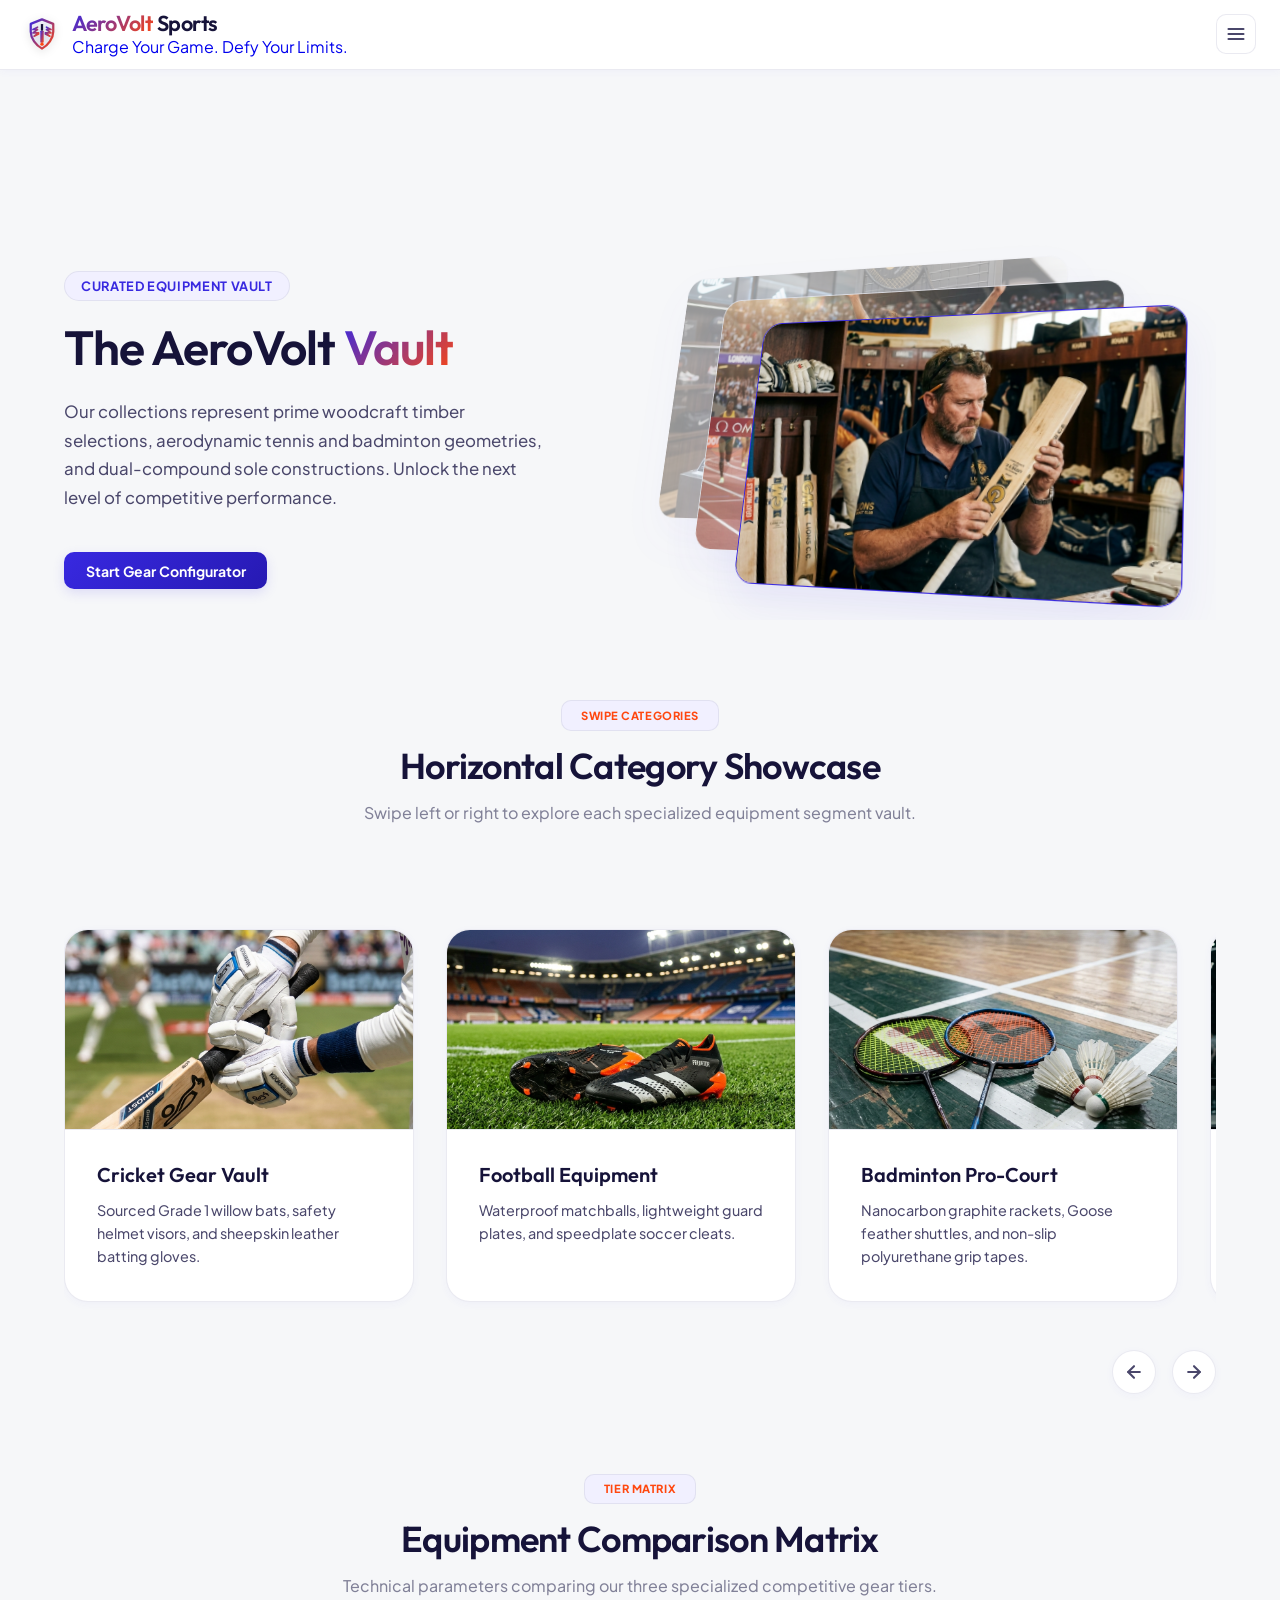
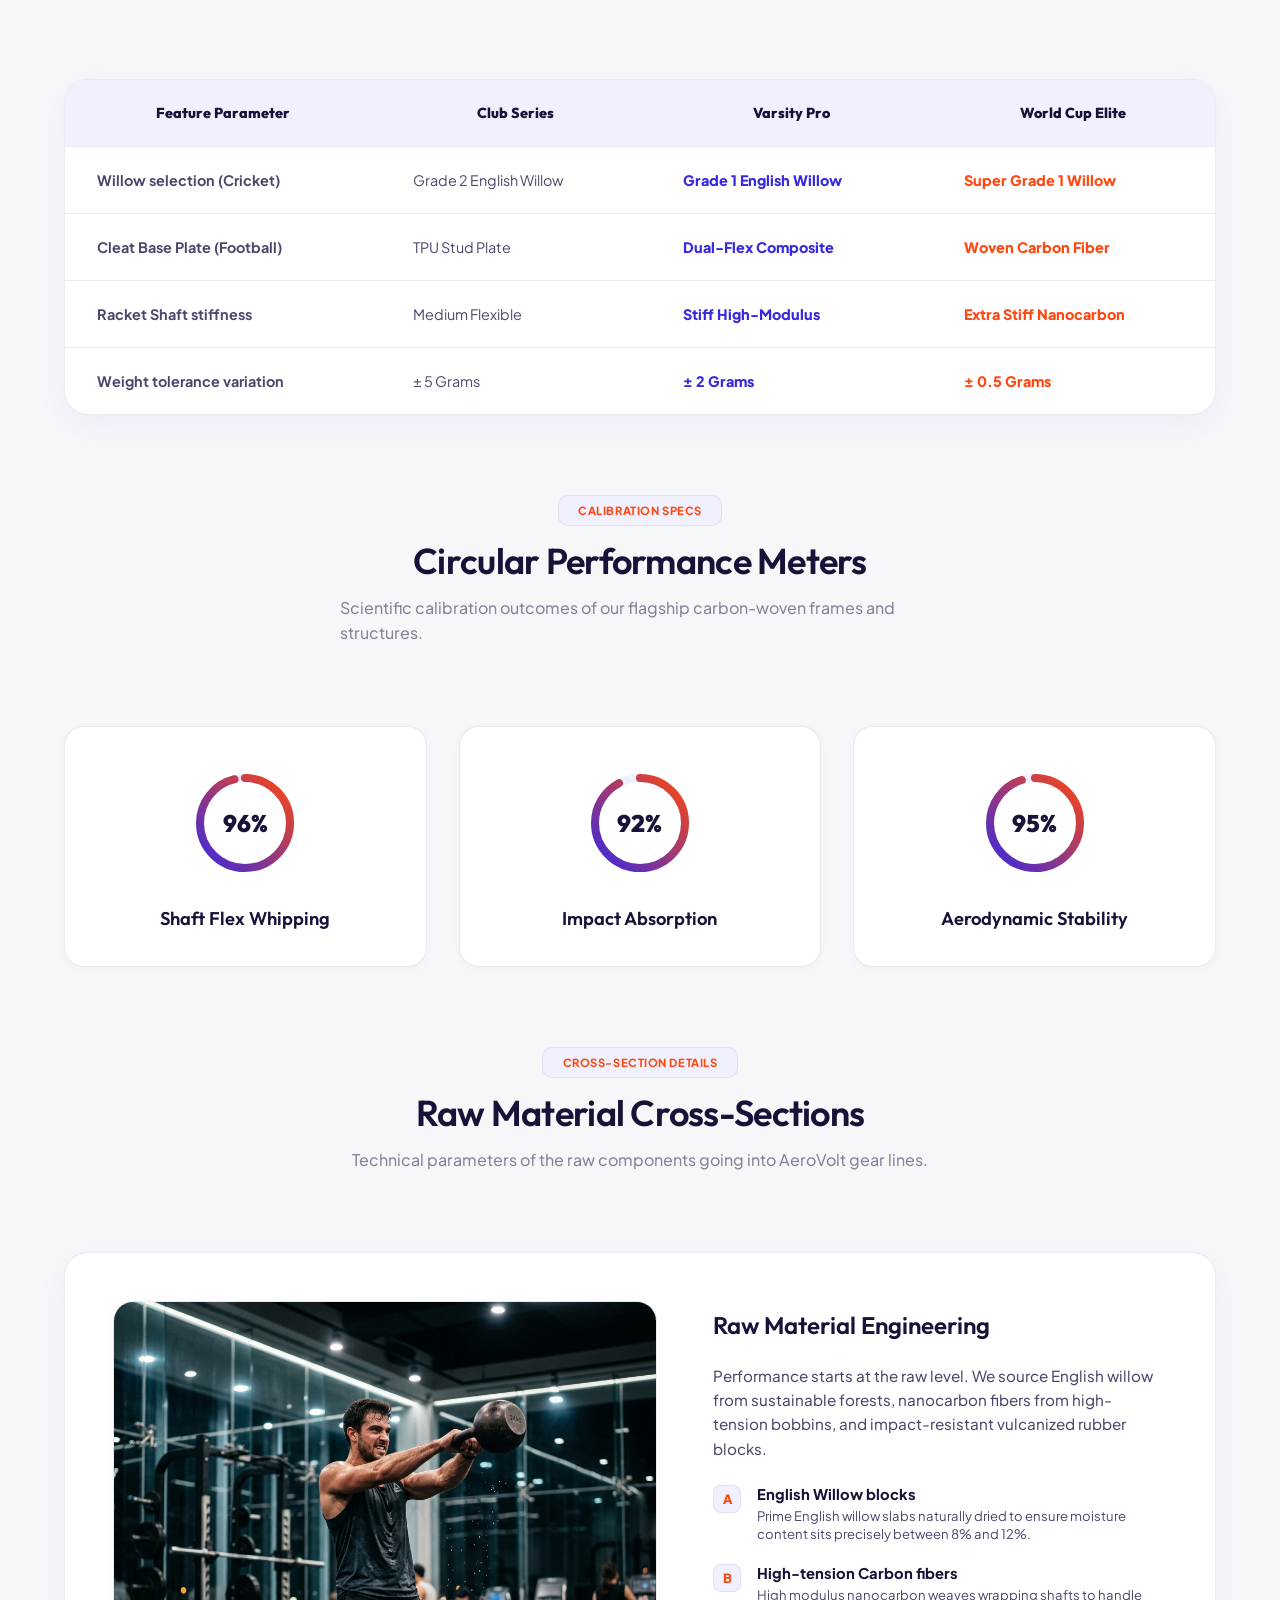
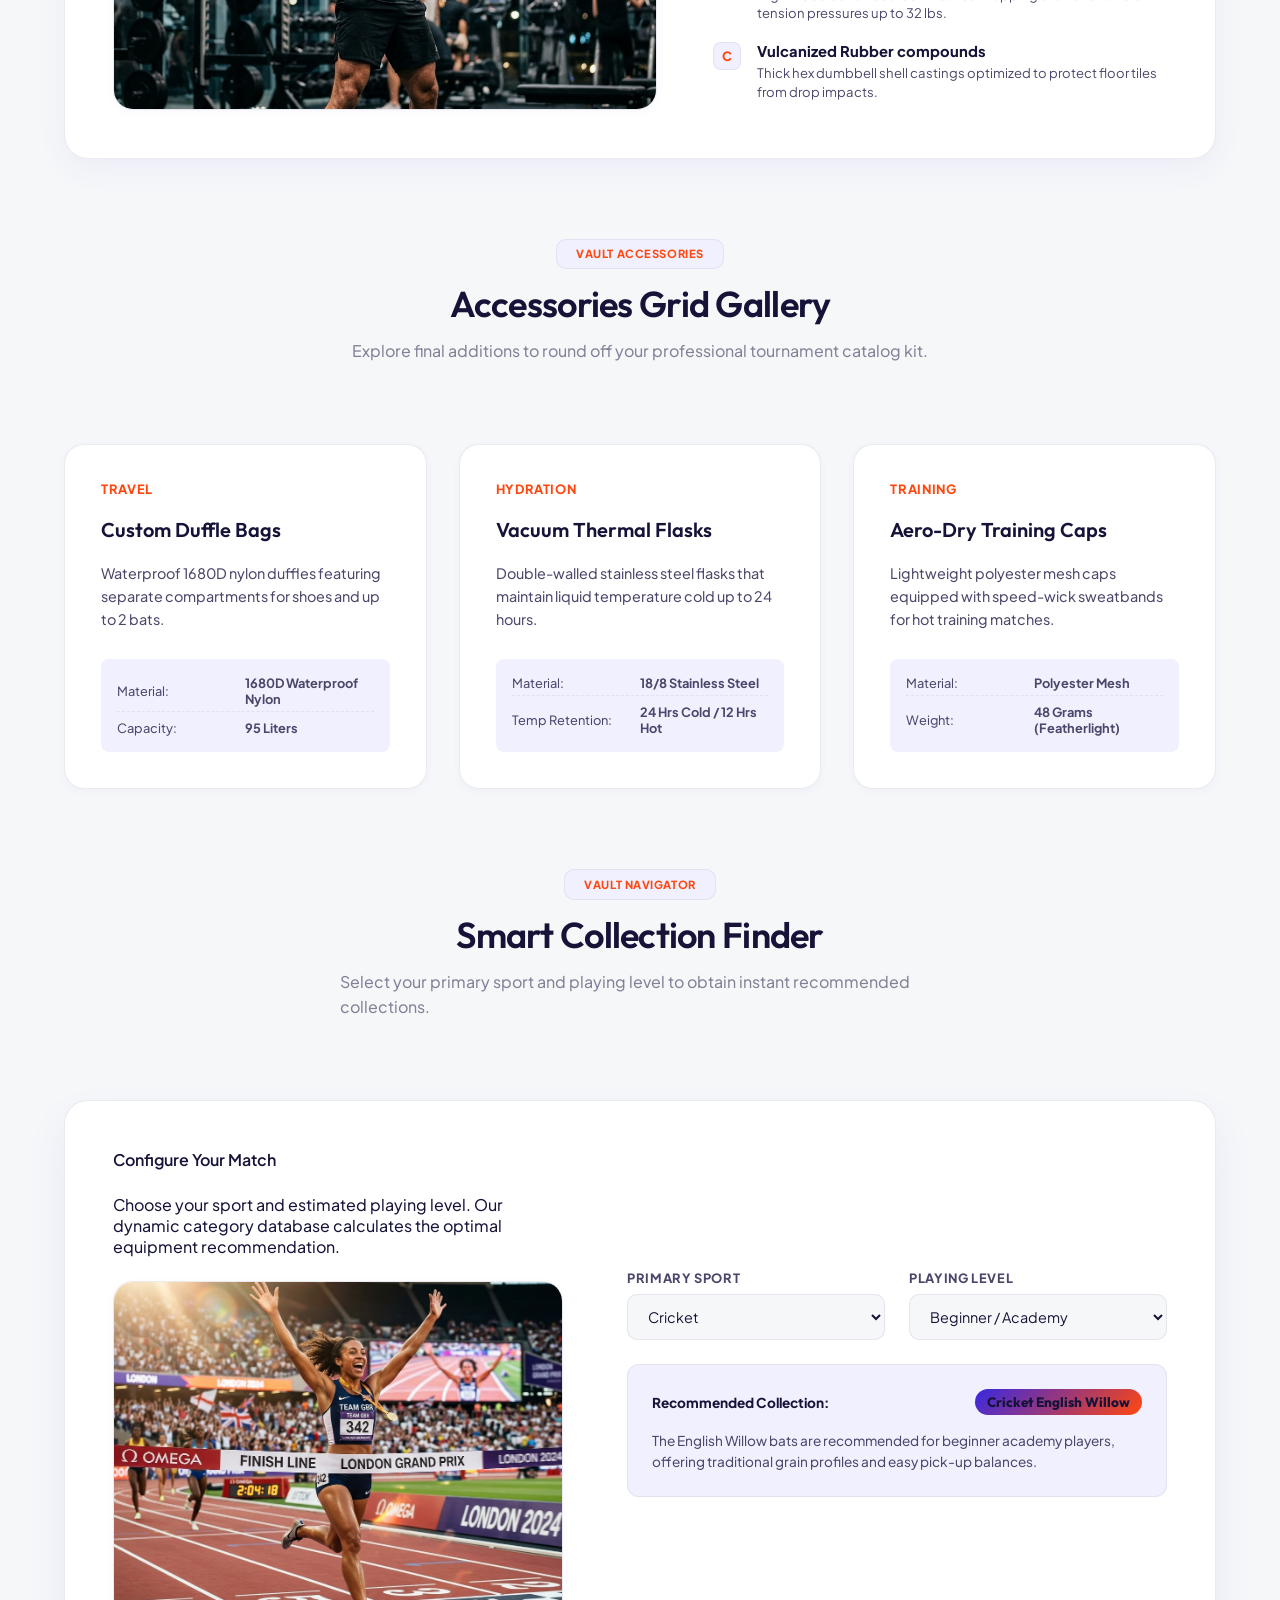
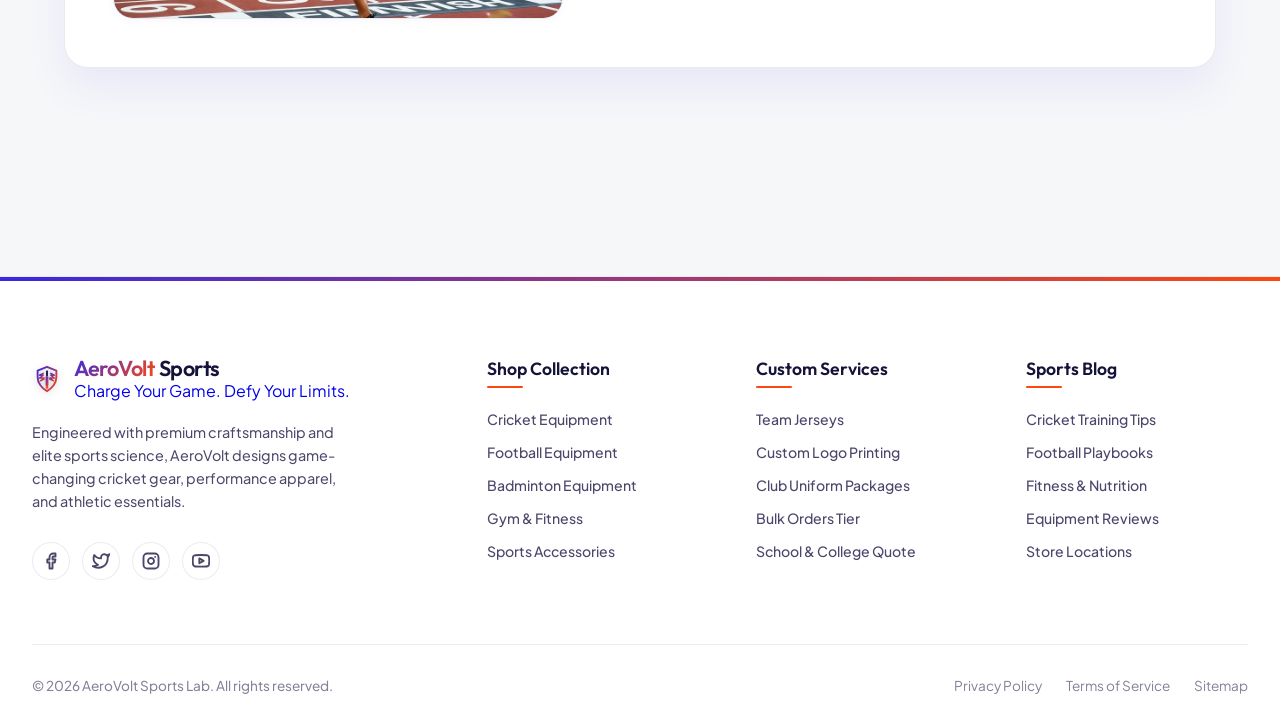
<file: collection.html>
<!DOCTYPE html>
<html lang="en" data-theme="light" dir="ltr">
<head>
    <meta charset="UTF-8">
    <meta name="viewport" content="width=device-width, initial-scale=1.0">
    <meta name="description" content="AeroVolt Product Collection - Discover our curated vault of cricket bats, football boots, badminton rackets, and gym training gears.">
    <title>Product Collections Vault - AeroVolt Sports</title>
    
    <!-- Google Fonts: Outfit (headings), Plus Jakarta Sans (UI elements), Poppins (Collection Page contents) -->
    <link rel="preconnect" href="https://fonts.googleapis.com">
    <link rel="preconnect" href="https://fonts.gstatic.com" crossorigin>
    <link href="https://fonts.googleapis.com/css2?family=Outfit:wght@400;500;600;700;800&family=Plus+Jakarta+Sans:wght@300;400;500;600;700;800&family=Poppins:wght@300;400;500;600;700;800&display=swap" rel="stylesheet">
    
    <style>
        /* ----------------------------------------------------
           1. DESIGN SYSTEM & CSS VARIABLES (Matches navbar.html)
        ---------------------------------------------------- */
        :root[data-theme="light"] {
            --bg-page: hsl(220, 20%, 97%);
            --bg-navbar: hsla(220, 20%, 97%, 0.85);
            --bg-card: hsl(0, 0%, 100%);
            --bg-hover: hsl(245, 100%, 97%);
            --bg-dropdown: hsla(0, 0%, 100%, 0.92);
            
            --text-primary: hsl(245, 50%, 15%);
            --text-secondary: hsl(245, 20%, 35%);
            --text-muted: hsl(240, 10%, 55%);
            
            --primary: hsl(245, 75%, 52%);
            --primary-hover: hsl(245, 75%, 45%);
            --primary-glow: rgba(79, 70, 229, 0.15);
            
            --accent: hsl(14, 100%, 53%); /* Sunset Orange */
            --accent-glow: rgba(249, 115, 22, 0.2);
            
            --border: hsla(245, 20%, 80%, 0.35);
            --border-hover: hsla(245, 20%, 70%, 0.5);
            --shadow-sm: 0 2px 8px rgba(79, 70, 229, 0.04);
            --shadow-md: 0 10px 30px rgba(79, 70, 229, 0.06);
            --shadow-lg: 0 20px 40px rgba(79, 70, 229, 0.08);
            
            --glass-blur: 16px;
        }

        :root[data-theme="dark"] {
            --bg-page: hsl(240, 35%, 6%);
            --bg-navbar: hsla(240, 35%, 6%, 0.85);
            --bg-card: hsl(240, 25%, 11%);
            --bg-hover: hsl(245, 30%, 18%);
            --bg-dropdown: hsla(240, 25%, 11%, 0.92);
            
            --text-primary: hsl(210, 40%, 98%);
            --text-secondary: hsl(240, 15%, 80%);
            --text-muted: hsl(240, 10%, 65%);
            
            --primary: hsl(245, 90%, 65%);
            --primary-hover: hsl(245, 90%, 72%);
            --primary-glow: rgba(129, 140, 248, 0.25);
            
            --accent: hsl(14, 100%, 55%); /* Neon Sunset Orange */
            --accent-glow: rgba(249, 115, 22, 0.25);
            
            --border: hsla(245, 20%, 25%, 0.4);
            --border-hover: hsla(245, 20%, 35%, 0.5);
            --shadow-sm: 0 2px 8px rgba(0, 0, 0, 0.2);
            --shadow-md: 0 10px 30px rgba(0, 0, 0, 0.3);
            --shadow-lg: 0 20px 40px rgba(0, 0, 0, 0.4);
            
            --glass-blur: 16px;
        }

        /* Base Resets */
        *, *::before, *::after {
            box-sizing: border-box;
            margin: 0;
            padding: 0;
            transition: background-color 0.3s ease, border-color 0.3s ease, color 0.3s ease, box-shadow 0.3s ease;
        }

        body {
            font-family: 'Plus Jakarta Sans', sans-serif;
            background-color: var(--bg-page);
            color: var(--text-primary);
            min-height: 100vh;
            overflow-x: hidden;
            display: flex;
            flex-direction: column;
        }

        /* ----------------------------------------------------
           2. HEADER & NAVIGATION BAR
        ---------------------------------------------------- */
        .header {
            position: fixed;
            top: 0;
            inset-inline-start: 0;
            width: 100%;
            z-index: 1000;
            background-color: var(--bg-navbar);
            backdrop-filter: blur(var(--glass-blur));
            -webkit-backdrop-filter: blur(var(--glass-blur));
            border-bottom: 1px solid var(--border);
            box-shadow: var(--shadow-sm);
        }

        .nav-container {
            max-width: 1440px;
            margin: 0 auto;
            padding: 0.75rem 2rem;
            display: grid;
            grid-template-columns: 1fr auto 1fr;
            align-items: center;
            position: relative;
        }

        .logo-section {
            display: flex;
            align-items: center;
            gap: 0.75rem;
            text-decoration: none;
            flex-shrink: 0;
            justify-self: start;
            transition: transform 0.3s ease;
        }

        .logo-section:hover .logo-badge {
            transform: translateY(-2px) rotate(-3deg) scale(1.05);
            filter: drop-shadow(0 4px 12px var(--primary-glow));
        }

        .logo-section:hover .logo-title span.highlight {
            filter: brightness(1.1);
        }

        #main-navigation {
            justify-self: center;
        }

        .logo-badge {
            display: flex;
            align-items: center;
            justify-content: center;
            filter: drop-shadow(0 2px 4px rgba(0, 0, 0, 0.15));
            animation: bounce-slow 4s infinite ease-in-out;
        }

        .logo-text-wrapper {
            display: flex;
            flex-direction: column;
            align-items: flex-start;
        }

        .logo-title {
            font-family: 'Outfit', sans-serif;
            font-size: 1.35rem;
            font-weight: 800;
            color: var(--text-primary);
            line-height: 1.1;
            letter-spacing: -0.02em;
            display: flex;
            align-items: center;
            gap: 0.25rem;
        }

        .logo-title span.highlight {
            background: linear-gradient(135deg, var(--primary), var(--accent));
            -webkit-background-clip: text;
            -webkit-text-fill-color: transparent;
        }

        /* Center Navigation Menu */
        .nav-menu {
            display: flex !important;
            align-items: center !important;
            gap: 0.15rem !important;
            list-style: none !important;
            margin: 0 !important;
            padding: 0 !important;
        }

        .nav-item {
            position: relative;
        }

        .nav-link {
            display: flex;
            align-items: center;
            gap: 0.35rem;
            font-size: 0.82rem;
            font-weight: 700;
            color: var(--text-secondary);
            text-decoration: none;
            padding: 0.4rem 0.55rem;
            border-radius: 8px;
            cursor: pointer;
            position: relative;
            white-space: nowrap;
        }

        .nav-link::after {
            content: '';
            position: absolute;
            bottom: 2px;
            left: 50%;
            width: 0;
            height: 2px;
            background: linear-gradient(90deg, var(--primary), var(--accent));
            transition: width 0.3s cubic-bezier(0.25, 0.8, 0.25, 1), left 0.3s cubic-bezier(0.25, 0.8, 0.25, 1);
            border-radius: 2px;
            pointer-events: none;
        }

        .nav-link:hover::after,
        .nav-item.active .nav-link::after {
            width: 70%;
            left: 15%;
        }

        .nav-link:hover, .nav-item.active .nav-link {
            color: var(--primary);
            background-color: var(--bg-hover);
        }

        .nav-link svg.arrow-icon {
            width: 12px;
            height: 12px;
            transition: transform 0.2s ease;
            stroke-width: 3px;
        }

        .nav-item:hover .nav-link svg.arrow-icon {
            transform: translateY(1px);
        }

        /* Dropdown Menus */
        .dropdown-menu {
            position: absolute;
            top: 100%;
            inset-inline-start: 0;
            margin-top: 0.5rem;
            background-color: var(--bg-dropdown);
            backdrop-filter: blur(12px);
            -webkit-backdrop-filter: blur(12px);
            border: 1px solid var(--border);
            border-radius: 12px;
            box-shadow: var(--shadow-md);
            min-width: 150px;
            opacity: 0;
            visibility: hidden;
            transform: translateY(10px) scale(0.98);
            transition: transform 0.25s cubic-bezier(0.16, 1, 0.3, 1), opacity 0.25s ease, visibility 0.25s ease;
            z-index: 100;
            overflow: hidden;
            padding: 0.4rem;
        }

        .dropdown-menu::before {
            content: '';
            position: absolute;
            top: 0;
            left: 0;
            width: 100%;
            height: 3px;
            background: linear-gradient(90deg, var(--primary), var(--accent));
            z-index: 2;
        }

        .nav-item:hover .dropdown-menu {
            opacity: 1;
            visibility: visible;
            transform: translateY(0) scale(1);
        }

        .dropdown-item {
            display: block;
            padding: 0.5rem 0.75rem;
            font-size: 0.85rem;
            font-weight: 600;
            color: var(--text-secondary);
            text-decoration: none;
            border-radius: 6px;
            transition: all 0.25s ease;
            white-space: nowrap;
        }

        .dropdown-item:hover {
            color: var(--primary);
            background-color: var(--bg-hover);
            transform: translateX(4px);
        }

        [dir="rtl"] .dropdown-item:hover {
            transform: translateX(-4px);
        }

        /* Right Actions Layout */
        .actions-section {
            display: flex;
            align-items: center;
            gap: 0.75rem;
            flex-shrink: 0;
            justify-self: end;
        }

        /* Utility Toggle Buttons */
        .action-btn {
            background: none;
            border: 1px solid var(--border);
            border-radius: 10px;
            color: var(--text-secondary);
            cursor: pointer;
            display: flex;
            align-items: center;
            justify-content: center;
            width: 40px;
            height: 40px;
            position: relative;
            overflow: hidden;
            font-family: inherit;
            font-size: 0.8rem;
            font-weight: 700;
        }

        .action-btn:hover {
            border-color: var(--border-hover);
            color: var(--primary);
            background-color: var(--bg-hover);
            transform: translateY(-1px);
        }

        .action-btn:active {
            transform: translateY(0);
        }

        /* Dark Mode Button Icon Switcher */
        .theme-toggle svg {
            width: 20px;
            height: 20px;
            position: absolute;
            transition: transform 0.5s cubic-bezier(0.34, 1.56, 0.64, 1), opacity 0.3s ease;
        }

        .theme-toggle .sun-icon {
            opacity: 1;
            transform: rotate(0deg) scale(1);
        }

        .theme-toggle .moon-icon {
            opacity: 0;
            transform: rotate(-90deg) scale(0);
        }

        :root[data-theme="dark"] .theme-toggle .sun-icon {
            opacity: 0;
            transform: rotate(90deg) scale(0);
        }

        :root[data-theme="dark"] .theme-toggle .moon-icon {
            opacity: 1;
            transform: rotate(0deg) scale(1);
        }

        /* RTL Toggle Button */
        .rtl-toggle svg {
            width: 20px;
            height: 20px;
            transition: transform 0.3s ease;
        }

        .rtl-toggle:hover svg {
            animation: swap-arrow-slide 0.6s ease-in-out infinite alternate;
        }

        [dir="rtl"] .rtl-toggle:hover svg {
            animation: swap-arrow-slide-rtl 0.6s ease-in-out infinite alternate;
        }

        /* Login Button */
        .login-btn {
            display: flex;
            align-items: center;
            gap: 0.5rem;
            background: linear-gradient(135deg, var(--primary), hsl(245, 75%, 40%));
            color: #ffffff;
            border: none;
            padding: 0.6rem 1.35rem;
            border-radius: 10px;
            font-size: 0.88rem;
            font-weight: 700;
            cursor: pointer;
            box-shadow: 0 4px 12px var(--primary-glow);
            text-decoration: none;
        }

        .login-btn:hover {
            box-shadow: 0 6px 18px var(--primary-glow);
            transform: translateY(-1.5px);
            filter: brightness(1.08);
        }

        .login-btn:active {
            transform: translateY(0);
        }

        .login-btn svg {
            width: 16px;
            height: 16px;
            stroke-width: 2.5;
        }

        /* Mobile Hamburger & Menu */
        .hamburger {
            display: none;
            flex-direction: column;
            justify-content: space-between;
            width: 22px;
            height: 18px;
            background: none;
            border: none;
            cursor: pointer;
            padding: 0;
            z-index: 1100;
            position: relative;
        }

        .hamburger span {
            width: 100%;
            height: 2.5px;
            background-color: var(--text-primary);
            border-radius: 4px;
            transition: all 0.3s cubic-bezier(0.645, 0.045, 0.355, 1);
        }

        .hamburger.active span:nth-child(1) {
            transform: translateY(8px) rotate(45deg);
        }

        .hamburger.active span:nth-child(2) {
            opacity: 0;
            transform: translateX(-20px);
        }

        .hamburger.active span:nth-child(3) {
            transform: translateY(-8px) rotate(-45deg);
        }

        /* Drawer Dark Overlay Backdrop */
        .drawer-overlay {
            position: fixed;
            top: 0;
            left: 0;
            width: 100%;
            height: 100vh;
            background-color: rgba(0, 0, 0, 0.4);
            z-index: 1040;
            opacity: 0;
            visibility: hidden;
            transition: opacity 0.3s ease, visibility 0.3s ease;
        }
        
        .drawer-overlay.active {
            opacity: 1;
            visibility: visible;
        }

        .drawer-actions-item-wrapper,
        .drawer-header-item {
            display: none;
        }

        /* ----------------------------------------------------
           3. MAIN CONTAINER / DEMO BODY
        ---------------------------------------------------- */
        .demo-body {
            margin-top: 80px; /* offset navbar height */
            flex-grow: 1;
            display: flex;
            flex-direction: column;
            gap: 5rem;
            padding: 5rem 2rem;
            max-width: 1440px;
            margin-left: auto;
            margin-right: auto;
            width: 100%;
            box-sizing: border-box;
        }



        /* ----------------------------------------------------
           4. RESPONSIVE MEDIA QUERIES (COLLAPSE AT 1320PX)
        ---------------------------------------------------- */
        @media (max-width: 1320px) {
            .header {
                backdrop-filter: none !important;
                -webkit-backdrop-filter: none !important;
                background-color: var(--bg-card);
                z-index: 1060;
            }

            .nav-container {
                padding: 0.75rem 1.5rem;
                display: flex;
                justify-content: space-between;
            }

            .hamburger {
                display: flex;
            }

            .hamburger.active {
                display: none !important;
            }

            .nav-menu {
                position: fixed;
                top: 0;
                inset-inline-end: -320px;
                width: 320px;
                height: 100vh;
                background-color: var(--bg-card);
                border-inline-start: 1px solid var(--border);
                box-shadow: var(--shadow-lg);
                flex-direction: column;
                align-items: stretch;
                padding: 0;
                gap: 0;
                z-index: 1050;
                transition: inset-inline-end 0.4s cubic-bezier(0.16, 1, 0.3, 1), visibility 0.4s cubic-bezier(0.16, 1, 0.3, 1);
                visibility: hidden;
                display: flex;
                overflow-y: auto;
            }

            .nav-menu.active {
                inset-inline-end: 0;
                visibility: visible;
            }

            .drawer-header-item {
                display: block;
                width: 100%;
                border-bottom: 1px solid var(--border);
                margin-bottom: 1rem;
            }

            .drawer-header {
                display: flex;
                align-items: center;
                justify-content: space-between;
                padding: 1.25rem 1.5rem;
                background-color: var(--bg-card);
            }

            .drawer-close-btn {
                background: none;
                border: none;
                color: var(--text-secondary);
                cursor: pointer;
                display: flex;
                align-items: center;
                justify-content: center;
                width: 32px;
                height: 32px;
                transition: all 0.2s ease;
                padding: 0;
            }

            .drawer-close-btn:hover {
                color: var(--primary);
                transform: scale(1.1);
            }

            .drawer-close-btn svg {
                width: 24px;
                height: 24px;
            }

            .nav-item {
                width: 100%;
                padding: 0 1.5rem;
            }

            .nav-link {
                justify-content: space-between;
                width: 100%;
                padding: 0.85rem 0;
                font-size: 0.95rem;
                border-bottom: 1px solid hsla(215, 20%, 80%, 0.1);
            }

            .dropdown-menu {
                position: static;
                display: none;
                width: 100%;
                opacity: 1;
                visibility: visible;
                transform: none;
                box-shadow: none;
                border: none;
                background-color: var(--bg-hover);
                padding: 0.25rem 0.5rem 0.5rem 0.5rem;
                margin-top: 0.25rem;
            }

            .nav-link::after,
            .dropdown-menu::before {
                display: none !important;
            }

            .nav-item.mobile-open .dropdown-menu {
                display: block;
            }

            .nav-item.mobile-open .nav-link svg.arrow-icon {
                transform: rotate(180deg);
            }

            .dropdown-item {
                padding: 0.6rem 1rem;
            }

            .actions-section {
                gap: 0.5rem;
            }

            .actions-section .theme-toggle,
            .actions-section .rtl-toggle,
            .actions-section .login-btn {
                display: none;
            }

            .drawer-actions-item-wrapper {
                display: block;
                margin-top: auto;
                padding: 1.5rem;
            }

            .drawer-divider {
                height: 1px;
                background-color: var(--border);
                margin-bottom: 1.5rem;
                opacity: 0.5;
            }

            .drawer-actions {
                display: flex;
                flex-direction: column;
                gap: 1rem;
                width: 100%;
            }

            .drawer-toggles-row {
                display: flex;
                align-items: center;
                justify-content: space-between;
                gap: 0.75rem;
                width: 100%;
            }

            .drawer-toggles-row .action-btn {
                flex: 1 !important;
                height: 44px !important;
                border-radius: 10px !important;
                border: 1px solid var(--border) !important;
                background-color: var(--bg-card) !important;
                color: var(--text-secondary) !important;
                display: flex !important;
                align-items: center !important;
                justify-content: center !important;
                position: relative;
                cursor: pointer;
                transition: all 0.3s ease;
                width: auto !important;
            }

            .drawer-toggles-row .action-btn:hover {
                border-color: var(--primary);
                background-color: var(--bg-hover);
                color: var(--primary);
            }

            .drawer-login-btn {
                width: 100% !important;
                height: 46px !important;
                justify-content: center !important;
                background: linear-gradient(135deg, var(--accent), hsl(350, 90%, 55%)) !important;
                box-shadow: 0 4px 15px var(--accent-glow) !important;
                border-radius: 10px !important;
                font-size: 0.95rem !important;
                font-weight: 700 !important;
                color: #ffffff !important;
                border: none !important;
                display: flex !important;
                align-items: center !important;
                gap: 0.5rem !important;
                transition: all 0.3s ease;
            }

            .drawer-login-btn:hover {
                box-shadow: 0 6px 20px rgba(249, 115, 22, 0.4) !important;
                transform: translateY(-1px);
                filter: brightness(1.05);
            }
        }

        @media (max-width: 580px) {
            .logo-tagline {
                display: none;
            }

            .logo-title {
                font-size: 1.15rem;
            }
        }

        /* ----------------------------------------------------
           5. SYSTEM KEYFRAMES & UTILITIES
        ---------------------------------------------------- */
        @keyframes bounce-slow {
            0%, 100% {
                transform: translateY(0) rotate(0deg);
            }
            50% {
                transform: translateY(-4px) rotate(5deg);
            }
        }

        /* ----------------------------------------------------
           6. FOOTER STYLING & RESPONSIVENESS
        ---------------------------------------------------- */
        .footer {
            background-color: var(--bg-card);
            border-top: 1px solid var(--border);
            padding: 5rem 2rem 2rem 2rem;
            position: relative;
            overflow: hidden;
            margin-top: auto;
        }

        .footer::before {
            content: '';
            position: absolute;
            top: 0;
            left: 0;
            width: 100%;
            height: 4px;
            background: linear-gradient(90deg, var(--primary), var(--accent));
            z-index: 2;
        }

        .footer-container {
            max-width: 1440px;
            margin: 0 auto;
            display: grid;
            grid-template-columns: 2.2fr 1.2fr 1.2fr 1.2fr;
            gap: 3rem;
            padding-bottom: 4rem;
        }

        .footer-col {
            display: flex;
            flex-direction: column;
            gap: 1.25rem;
            text-align: start;
        }

        .brand-col .brand-desc {
            font-size: 0.9rem;
            color: var(--text-secondary);
            line-height: 1.6;
            max-width: 320px;
        }

        .social-links {
            display: flex;
            align-items: center;
            gap: 0.75rem;
            margin-top: 0.5rem;
        }

        .social-icon {
            display: flex;
            align-items: center;
            justify-content: center;
            width: 38px;
            height: 38px;
            border-radius: 50%;
            border: 1px solid var(--border);
            color: var(--text-secondary);
            background-color: var(--bg-card);
            transition: all 0.3s cubic-bezier(0.4, 0, 0.2, 1);
            text-decoration: none;
        }

        .social-icon:hover {
            background: linear-gradient(135deg, var(--accent), hsl(350, 90%, 55%));
            color: #ffffff;
            border-color: transparent;
            transform: translateY(-3px);
            box-shadow: 0 4px 12px var(--accent-glow);
        }

        .social-icon svg {
            width: 18px;
            height: 18px;
        }

        .footer-title {
            font-family: 'Outfit', sans-serif;
            font-size: 1.1rem;
            font-weight: 700;
            color: var(--text-primary);
            position: relative;
            padding-bottom: 0.5rem;
        }

        .footer-title::after {
            content: '';
            position: absolute;
            bottom: 0;
            inset-inline-start: 0;
            width: 36px;
            height: 2px;
            background-color: var(--accent);
            border-radius: 2px;
        }

        .footer-links-list {
            list-style: none;
            display: flex;
            flex-direction: column;
            gap: 0.75rem;
        }

        .footer-link {
            color: var(--text-secondary);
            text-decoration: none;
            font-size: 0.88rem;
            font-weight: 500;
            transition: all 0.25s ease;
            display: inline-flex;
            align-items: center;
        }

        .footer-link:hover {
            color: var(--primary-hover);
            transform: translateX(4px);
        }

        [dir="rtl"] .footer-link:hover {
            transform: translateX(-4px);
        }

        .contact-info-item {
            display: inline-flex;
            align-items: flex-start;
            gap: 0.6rem;
            font-size: 0.88rem;
            color: var(--text-secondary);
            line-height: 1.5;
            text-align: start;
        }

        .contact-info-item svg.contact-icon-svg {
            width: 16px;
            height: 16px;
            color: var(--accent);
            flex-shrink: 0;
            margin-top: 0.15rem;
        }

        .footer-bottom {
            border-top: 1px solid var(--border);
            padding-top: 2rem;
        }

        .footer-bottom-container {
            max-width: 1440px;
            margin: 0 auto;
            display: flex;
            align-items: center;
            justify-content: space-between;
            flex-wrap: wrap;
            gap: 1rem;
        }

        .copyright-text {
            font-size: 0.85rem;
            color: var(--text-muted);
        }

        .footer-bottom-links {
            display: flex;
            align-items: center;
            gap: 1.5rem;
        }

        .footer-bottom-link {
            font-size: 0.85rem;
            color: var(--text-muted);
            text-decoration: none;
            transition: color 0.2s ease;
        }

        .footer-bottom-link:hover {
            color: var(--primary);
        }

                /* Responsive Footer Media Queries */
        @media (max-width: 1024px) {
            .footer-container {
                grid-template-columns: repeat(3, 1fr);
                gap: 2.5rem;
            }
            .brand-col {
                grid-column: span 3;
                text-align: center;
                align-items: center;
                margin-bottom: 1.5rem;
            }
            .brand-col .footer-desc {
                max-width: 600px;
                margin: 0.75rem auto 1.5rem auto;
            }
            .brand-col .social-links {
                justify-content: center;
            }
        }

        @media (max-width: 768px) {
            .footer {
                padding: 4rem 1.25rem 2rem 1.25rem;
            }
            .footer-container {
                grid-template-columns: 1fr;
                gap: 2.5rem;
            }
            .brand-col {
                grid-column: span 1;
                text-align: center;
                align-items: center;
                margin-bottom: 0;
            }
            .footer-col {
                text-align: center;
            }
            .footer-col ul {
                padding: 0;
            }
            .footer-col ul li {
                justify-content: center;
            }
            .footer-bottom-container {
                flex-direction: column;
                align-items: center;
                text-align: center;
                gap: 1rem;
            }
            .footer-bottom-links {
                justify-content: center;
                flex-wrap: wrap;
                gap: 1rem;
            }
        }
        .collection-body {
            display: flex;
            flex-direction: column;
            gap: 5rem;
            padding: 5rem 2rem;
            max-width: 1440px;
            margin: 0 auto;
            width: 100%;
            box-sizing: border-box;
        }

        /* 1. Vault Isometric Hero Showcase */
        .vault-hero-grid {
            display: grid;
            grid-template-columns: 1fr 1.25fr;
            gap: 4rem;
            align-items: center;
        }

        .vault-hero-text {
            display: flex;
            flex-direction: column;
            align-items: flex-start;
        }

        .vault-hero-title {
            font-family: 'Outfit', sans-serif;
            font-size: 3rem;
            font-weight: 850;
            line-height: 1.1;
            color: var(--text-primary);
            margin-bottom: 1.5rem;
            letter-spacing: -0.02em;
            text-align: start;
        }

        .vault-hero-title span.glow-text {
            background: linear-gradient(135deg, var(--primary), var(--accent));
            -webkit-background-clip: text;
            -webkit-text-fill-color: transparent;
        }

        .vault-hero-desc {
            font-size: 1.05rem;
            color: var(--text-secondary);
            line-height: 1.7;
            margin-bottom: 2.5rem;
            text-align: start;
        }

        .vault-hero-visual {
            position: relative;
            height: 380px;
            display: flex;
            align-items: center;
            justify-content: center;
            overflow: hidden;
        }

        .isometric-card-stack {
            position: relative;
            width: 100%;
            height: 100%;
            perspective: 1000px;
        }

        .iso-card {
            position: absolute;
            width: 70%;
            height: 70%;
            background-color: var(--bg-card);
            border: 1px solid var(--border);
            border-radius: 20px;
            box-shadow: var(--shadow-lg);
            overflow: hidden;
            transition: all 0.4s ease;
        }

        .iso-card img {
            width: 100% !important;
            height: 100% !important;
            object-fit: cover !important;
        }

        .iso-card-1 {
            transform: rotateX(15deg) rotateY(-20deg) rotateZ(5deg) translateZ(0px);
            z-index: 1;
            opacity: 0.4;
            top: 5%;
            left: 5%;
        }

        .iso-card-2 {
            transform: rotateX(15deg) rotateY(-20deg) rotateZ(5deg) translateZ(40px);
            z-index: 2;
            opacity: 0.7;
            top: 15%;
            left: 15%;
        }

        .iso-card-3 {
            transform: rotateX(15deg) rotateY(-20deg) rotateZ(5deg) translateZ(80px);
            z-index: 3;
            top: 25%;
            left: 25%;
            border-color: var(--primary);
        }

        /* 2. Horizontal Snap Category Showcase */
        .snap-carousel-wrapper {
            position: relative;
            width: 100%;
        }

        .snap-carousel-container {
            display: flex;
            gap: 2rem;
            overflow-x: auto;
            scroll-snap-type: x mandatory;
            scroll-behavior: smooth;
            padding: 1.5rem 0.5rem;
            scrollbar-width: none; /* Hide scrollbar Firefox */
        }

        .snap-carousel-container::-webkit-scrollbar {
            display: none; /* Hide scrollbar Webkit */
        }

        .snap-card {
            flex: 0 0 350px;
            scroll-snap-align: start;
            background-color: var(--bg-card);
            border: 1px solid var(--border);
            border-radius: 24px;
            overflow: hidden;
            box-shadow: var(--shadow-sm);
            display: flex;
            flex-direction: column;
            text-align: start;
            transition: all 0.3s ease;
        }

        .snap-card:hover {
            transform: translateY(-5px);
            border-color: var(--primary);
            box-shadow: var(--shadow-md);
        }

        .snap-card-image {
            height: 200px;
            overflow: hidden;
            border-bottom: 1px solid var(--border);
        }

        .snap-card-image img {
            width: 100% !important;
            height: 100% !important;
            object-fit: cover !important;
        }

        .snap-card-content {
            padding: 2rem;
            display: flex;
            flex-direction: column;
            gap: 0.75rem;
        }

        .snap-card-title {
            font-family: 'Outfit', sans-serif;
            font-size: 1.25rem;
            font-weight: 800;
            color: var(--text-primary);
        }

        .snap-card-desc {
            font-size: 0.9rem;
            color: var(--text-secondary);
            line-height: 1.6;
        }

        .carousel-nav-btn {
            background-color: var(--bg-card);
            border: 1px solid var(--border);
            color: var(--text-secondary);
            border-radius: 50%;
            width: 44px;
            height: 44px;
            display: flex;
            align-items: center;
            justify-content: center;
            cursor: pointer;
            transition: all 0.2s ease;
            box-shadow: var(--shadow-sm);
        }

        .carousel-nav-btn:hover {
            border-color: var(--primary);
            color: var(--primary);
            background-color: var(--bg-hover);
        }

        .carousel-controls {
            display: flex;
            justify-content: flex-end;
            gap: 1rem;
            margin-top: 1.5rem;
        }

        /* 3. Comparison Matrix (Club vs Pro vs Elite) */
        .matrix-wrapper {
            background-color: var(--bg-card);
            border: 1px solid var(--border);
            border-radius: 24px;
            overflow: hidden;
            box-shadow: var(--shadow-md);
        }

        .matrix-table {
            width: 100%;
            border-collapse: collapse;
            text-align: start;
        }

        .matrix-th,
        .matrix-td {
            padding: 1.5rem 2rem;
            font-size: 0.9rem;
            color: var(--text-secondary);
            border-bottom: 1px solid var(--border);
        }

        .matrix-th {
            font-family: 'Outfit', sans-serif;
            font-weight: 800;
            color: var(--text-primary);
            background-color: var(--bg-hover);
        }

        .matrix-tr:last-child .matrix-td {
            border-bottom: none;
        }

        .tier-highlight {
            font-weight: 800;
            color: var(--primary);
        }

        .accent-highlight {
            font-weight: 800;
            color: var(--accent);
        }

        /* 4. Circular Spec Performance Indicators */
        .circle-spec-grid {
            display: grid;
            grid-template-columns: repeat(3, 1fr);
            gap: 2rem;
        }

        .circle-spec-card {
            background-color: var(--bg-card);
            border: 1px solid var(--border);
            border-radius: 20px;
            padding: 2.25rem;
            box-shadow: var(--shadow-sm);
            display: flex;
            flex-direction: column;
            align-items: center;
            gap: 1.5rem;
        }

        .circle-progress-box {
            position: relative;
            width: 120px;
            height: 120px;
        }

        .circle-svg {
            transform: rotate(-90deg);
            width: 100%;
            height: 100%;
        }

        .circle-bg {
            stroke: var(--bg-hover);
            stroke-width: 8;
            fill: none;
        }

        .circle-fill {
            stroke: url(#circleGrad);
            stroke-width: 8;
            stroke-linecap: round;
            fill: none;
            stroke-dasharray: 283;
            stroke-dashoffset: 283;
            transition: stroke-dashoffset 1s ease;
        }

        .circle-val {
            position: absolute;
            top: 50%;
            left: 50%;
            transform: translate(-50%, -50%);
            font-family: 'Outfit', sans-serif;
            font-size: 1.5rem;
            font-weight: 850;
            color: var(--text-primary);
        }

        .circle-spec-title {
            font-family: 'Outfit', sans-serif;
            font-size: 1.15rem;
            font-weight: 750;
            color: var(--text-primary);
        }

        /* 5. Raw Material Cross-Sections */
        .material-panel-card {
            background-color: var(--bg-card);
            border: 1px solid var(--border);
            border-radius: 24px;
            padding: 3rem;
            box-shadow: var(--shadow-md);
        }

        .material-layout {
            display: grid;
            grid-template-columns: 1.2fr 1fr;
            gap: 3.5rem;
            align-items: center;
        }

        .material-visual-box {
            border-radius: 20px;
            overflow: hidden;
            box-shadow: var(--shadow-sm);
            border: 1px solid var(--border);
            aspect-ratio: 4/3;
        }

        .material-visual-box img {
            width: 100%;
            height: 100%;
            object-fit: cover;
        }

        .material-details {
            display: flex;
            flex-direction: column;
            gap: 1.5rem;
            text-align: start;
        }

        .material-details h4 {
            font-family: 'Outfit', sans-serif;
            font-size: 1.5rem;
            font-weight: 800;
            color: var(--text-primary);
        }

        .material-details p {
            font-size: 0.95rem;
            color: var(--text-secondary);
            line-height: 1.6;
        }

        .cross-sections-list {
            display: flex;
            flex-direction: column;
            gap: 1.25rem;
        }

        .cross-section-node {
            display: flex;
            gap: 1rem;
        }

        .cross-section-num {
            background-color: var(--bg-hover);
            border: 1px solid var(--border);
            color: var(--accent);
            font-weight: 800;
            width: 28px;
            height: 28px;
            border-radius: 8px;
            display: flex;
            align-items: center;
            justify-content: center;
            font-size: 0.8rem;
            flex-shrink: 0;
        }

        .cross-section-text-stack {
            display: flex;
            flex-direction: column;
            gap: 0.25rem;
        }

        .cross-section-text-title {
            font-size: 0.92rem;
            font-weight: 750;
            color: var(--text-primary);
        }

        .cross-section-text-desc {
            font-size: 0.82rem;
            color: var(--text-secondary);
            line-height: 1.4;
        }

        /* 6. Interactive Visual Gear Configurator */
        .finder-card {
            background-color: var(--bg-card);
            border: 1px solid var(--border);
            border-radius: 24px;
            padding: 3rem;
            box-shadow: var(--shadow-lg);
            display: grid;
            grid-template-columns: 1fr 1.2fr;
            gap: 4rem;
            align-items: center;
        }

        .finder-info {
            display: flex;
            flex-direction: column;
            gap: 1.5rem;
            text-align: start;
        }

        .finder-info-visual {
            border-radius: 20px;
            overflow: hidden;
            box-shadow: var(--shadow-sm);
            border: 1px solid var(--border);
            aspect-ratio: 4/3;
        }

        .finder-info-visual img {
            width: 100% !important;
            height: 100% !important;
            object-fit: cover !important;
        }

        .finder-wizard {
            display: flex;
            flex-direction: column;
            gap: 1.5rem;
            text-align: start;
        }

        .wizard-row {
            display: grid;
            grid-template-columns: 1fr 1fr;
            gap: 1.5rem;
        }

        .wizard-group {
            display: flex;
            flex-direction: column;
            gap: 0.5rem;
        }

        .wizard-group label {
            font-size: 0.8rem;
            font-weight: 750;
            color: var(--text-secondary);
            text-transform: uppercase;
            letter-spacing: 0.05em;
        }

        .wizard-group select {
            background-color: var(--bg-page);
            border: 1px solid var(--border);
            padding: 0.75rem 1rem;
            border-radius: 10px;
            font-family: inherit;
            font-size: 0.9rem;
            color: var(--text-primary);
            outline: none;
            transition: all 0.2s ease;
        }

        .wizard-group select:focus {
            border-color: var(--primary);
            box-shadow: 0 0 0 3px var(--primary-glow);
        }

        .wizard-result-box {
            background-color: var(--bg-hover);
            padding: 1.5rem;
            border-radius: 12px;
            display: flex;
            flex-direction: column;
            gap: 1rem;
            border: 1px solid var(--border);
        }

        .result-header {
            display: flex;
            justify-content: space-between;
            align-items: center;
        }

        .result-header span {
            font-size: 0.85rem;
            font-weight: 750;
            color: var(--text-primary);
        }

        .result-item-badge {
            background: linear-gradient(135deg, var(--primary), var(--accent));
            color: #ffffff;
            font-family: 'Outfit', sans-serif;
            font-weight: 800;
            padding: 0.25rem 0.75rem;
            border-radius: 20px;
            font-size: 0.85rem;
        }

        .result-body-text {
            font-size: 0.85rem;
            color: var(--text-secondary);
            line-height: 1.5;
        }

        /* 7. Accessories Grid */
        .accessories-grid {
            display: grid;
            grid-template-columns: repeat(3, 1fr);
            gap: 2rem;
        }

        .accessory-card {
            background-color: var(--bg-card);
            border: 1px solid var(--border);
            border-radius: 20px;
            padding: 2.25rem;
            box-shadow: var(--shadow-sm);
            display: flex;
            flex-direction: column;
            gap: 1.25rem;
            text-align: start;
            transition: all 0.3s ease;
        }

        .accessory-card:hover {
            transform: translateY(-5px);
            border-color: var(--primary);
            box-shadow: var(--shadow-md);
        }

        .accessory-specs {
            margin-top: 0.5rem;
            background-color: var(--bg-hover);
            padding: 1rem;
            border-radius: 8px;
            display: flex;
            flex-direction: column;
            gap: 0.5rem;
        }

        .spec-item {
            display: grid;
            grid-template-columns: 120px 1fr;
            gap: 0.5rem;
            align-items: center;
            font-size: 0.8rem;
            color: var(--text-secondary);
            border-bottom: 1px dashed var(--border);
            padding-bottom: 0.25rem;
            text-align: start;
        }

        .spec-item:last-child {
            border-bottom: none;
            padding-bottom: 0;
        }

        .item-sport-tag {
            font-size: 0.8rem;
            font-weight: 750;
            color: var(--accent);
            text-transform: uppercase;
            letter-spacing: 0.05em;
        }

        /* Support elements styling */
        .locator-container {
            display: flex;
            flex-direction: column;
            gap: 2rem;
        }

        .section-header {
            display: flex;
            flex-direction: column;
            align-items: flex-start;
        }

        .blog-badge,
        .collection-badge {
            display: inline-flex;
            align-items: center;
            gap: 0.5rem;
            background-color: var(--bg-hover);
            border: 1px solid var(--border);
            padding: 0.4rem 1rem;
            border-radius: 20px;
            font-size: 0.8rem;
            font-weight: 700;
            color: var(--primary);
            text-transform: uppercase;
            letter-spacing: 0.05em;
            margin-bottom: 1.25rem;
            width: fit-content;
            max-width: 100%;
            flex-wrap: wrap;
        }

        .blog-section-title {
            font-family: 'Outfit', sans-serif;
            font-size: 2rem;
            font-weight: 800;
            color: var(--text-primary);
            margin-bottom: 0.75rem;
            letter-spacing: -0.01em;
            text-align: start;
        }

        .blog-section-desc {
            font-size: 0.95rem;
            color: var(--text-secondary);
            line-height: 1.6;
            margin-bottom: 3rem;
            max-width: 650px;
            text-align: start;
        }

        /* ----------------------------------------------------
           8. RESPONSIVE FOR COLLECTION REVAMPED SECTIONS
        ---------------------------------------------------- */
        @media (max-width: 1024px) {
            .collection-body {
                gap: 4rem;
            }

            .vault-hero-grid,
            .material-layout,
            .finder-card {
                grid-template-columns: 1fr !important;
                gap: 2.5rem !important;
            }

            .circle-spec-grid {
                grid-template-columns: repeat(2, 1fr) !important;
                gap: 2rem !important;
            }

            .accessories-grid {
                grid-template-columns: repeat(2, 1fr) !important;
                gap: 1.5rem !important;
            }

            .matrix-wrapper {
                display: block !important;
                overflow-x: auto !important;
            }
        }

        @media (max-width: 768px) {
            .circle-spec-grid,
            .accessories-grid {
                grid-template-columns: 1fr !important;
                gap: 1.5rem !important;
            }

            .material-panel-card,
            .finder-card,
            .circle-spec-card {
                padding: 2rem !important;
            }
        }

        @media (max-width: 480px) {
            .logo-title {
                font-size: 1rem !important;
            }

            .logo-badge svg {
                width: 28px !important;
                height: 28px !important;
            }

            .logo-section {
                gap: 0.5rem !important;
            }

            .nav-container {
                padding: 0.75rem 1rem !important;
            }

            .collection-badge,
            .blog-badge {
                font-size: 0.72rem !important;
                padding: 0.35rem 0.75rem !important;
                margin-bottom: 1rem !important;
            }

            .vault-hero-title {
                font-size: 1.65rem !important;
            }

            .vault-hero-desc {
                font-size: 0.88rem !important;
                margin-bottom: 1.5rem !important;
            }

            .material-panel-card,
            .finder-card,
            .circle-spec-card {
                padding: 1.25rem !important;
            }

            .snap-card {
                flex: 0 0 260px !important;
            }

            .isometric-card-stack {
                transform: scale(0.85) !important;
                margin: 0 auto !important;
            }
        }

        @media (max-width: 360px) {
            .vault-hero-title {
                font-size: 1.45rem !important;
            }

            .isometric-card-stack {
                transform: scale(0.75) !important;
            }
        }

        @media (max-width: 320px) {
            .vault-hero-title {
                font-size: 1.30rem !important;
            }

            .isometric-card-stack {
                transform: scale(0.65) !important;
            }
        }
    
        /* ====================================================
           GLOBAL RESPONSIVENESS OVERRIDES
        ==================================================== */
        *, *::before, *::after {
            box-sizing: border-box !important;
        }
        
        html, body {
            max-width: 100% !important;
            overflow-x: hidden !important;
            width: 100% !important;
        }

        img, video, iframe {
            max-width: 100% !important;
            height: auto !important;
        }

        @media (max-width: 1024px) {
            .hero-grid, .telemetry-grid, .materials-grid, .calendar-grid, .radar-grid, .booking-grid, 
            .about-hero-grid, .collage-container, .why-diagonal-grid, .orbit-container, .location-section-grid,
            .custom-hero-grid, .custom-step-grid, .custom-benefits-grid, .bulk-hero-grid, .steps-grid, 
            .benefits-grid, .blog-hero-grid, .blog-featured-grid, .blog-archive-grid, .contact-hero-grid, 
            .contact-form-grid, .brands-hero-grid, .brands-showcase-grid,
            .accessories-grid, .athletes-flex-row, .audit-layout, .calendar-phase-specs, .catalog-grid, 
            .circle-spec-grid, .configurator-card, .flex-grid-wrapper, .grid-container, .material-layout, 
            .quiz-card, .quiz-row, .testimonial-card, .vault-hero-grid, .wizard-row {
                grid-template-columns: 1fr !important;
                gap: 2.5rem !important;
            }
            
            section, .home-section, .about-body, .custom-body, .orders-body, .blog-body, .contact-body, .brands-body {
                padding: 4rem 1.5rem !important;
            }

            .demo-body {
                padding: 0 !important;
            }

            /* Responsive Footer overrides (Laptop & Tablet viewports) */
            .footer-container {
                grid-template-columns: 1fr !important;
                gap: 2.5rem !important;
            }
            .brand-col {
                grid-column: span 1 !important;
                text-align: start !important;
                align-items: flex-start !important;
                margin-bottom: 0 !important;
            }
            .brand-col .footer-desc,
            .brand-col .brand-desc {
                margin-inline-start: 0 !important;
                margin-inline-end: auto !important;
                text-align: start !important;
            }
            .brand-col .social-links {
                justify-content: flex-start !important;
            }
            .footer-col {
                text-align: start !important;
            }
            .footer-col ul {
                padding: 0 !important;
            }
            .footer-col ul li {
                justify-content: flex-start !important;
            }
            .footer-bottom-container {
                flex-direction: column !important;
                align-items: flex-start !important;
                text-align: start !important;
                gap: 1rem !important;
            }
            .footer-bottom-links {
                justify-content: flex-start !important;
                flex-wrap: wrap !important;
                gap: 1rem !important;
            }
        }

        /* 768px Breakpoint (Tablets) */
        @media (max-width: 768px) {
            section, .home-section, .about-body, .custom-body, .orders-body, .blog-body, .contact-body, .brands-body {
                padding: 3rem 1.25rem !important;
            }
            
            h1, .hero-title-main {
                font-size: 2.5rem !important;
                line-height: 1.2 !important;
            }
            
            h2, .section-title {
                font-size: 1.85rem !important;
                line-height: 1.25 !important;
            }
            
            h3 {
                font-size: 1.5rem !important;
            }
            
            /* Navbar adjustments */
            .desktop-nav {
                display: none !important;
            }
            
            .mobile-hamburger {
                display: flex !important;
            }

            .logo-title {
                font-size: 1.15rem !important;
            }

            /* Responsive Footer overrides */
            .footer-container {
                grid-template-columns: 1fr !important;
                gap: 2.5rem !important;
            }
            .brand-col {
                grid-column: span 1 !important;
                text-align: start !important;
                align-items: flex-start !important;
                margin-bottom: 0 !important;
            }
            .brand-col .footer-desc,
            .brand-col .brand-desc {
                margin-inline-start: 0 !important;
                margin-inline-end: auto !important;
                text-align: start !important;
            }
            .brand-col .social-links {
                justify-content: flex-start !important;
            }
            .footer-col {
                text-align: start !important;
            }
            .footer-col ul {
                padding: 0 !important;
            }
            .footer-col ul li {
                justify-content: flex-start !important;
            }
            .footer-bottom-container {
                flex-direction: column !important;
                align-items: flex-start !important;
                text-align: start !important;
                gap: 1rem !important;
            }
            .footer-bottom-links {
                justify-content: flex-start !important;
                flex-wrap: wrap !important;
                gap: 1rem !important;
            }
        }

        /* 480px Breakpoint (Mobile Portrait) */
        @media (max-width: 480px) {
            section, .home-section, .about-body, .custom-body, .orders-body, .blog-body, .contact-body, .brands-body {
                padding: 2.5rem 1rem !important;
            }
            
            h1, .hero-title-main {
                font-size: 2rem !important;
            }
            
            h2, .section-title {
                font-size: 1.6rem !important;
            }
            
            .btn-primary, .btn-secondary, .btn-accent, button.btn-primary, button.btn-secondary {
                width: 100% !important;
                text-align: center;
                justify-content: center;
            }
            
            .social-links {
                justify-content: center;
                flex-wrap: wrap;
            }
            
            .logo-tagline {
                display: none !important;
            }

            /* Telemetry & Circular Selector & Orbit Alignments */
            .circular-selector-container, .orbit-visual-box {
                transform: scale(0.85) !important;
                margin: -1.5rem auto !important;
            }
            .telemetry-tabs {
                display: flex !important;
                flex-wrap: wrap !important;
                justify-content: center !important;
                gap: 0.5rem !important;
                margin-bottom: 1.5rem !important;
            }
            .tab-trigger {
                padding: 0.5rem 0.75rem !important;
                font-size: 0.75rem !important;
                flex: 1 1 calc(33.333% - 0.5rem) !important;
                min-width: 75px !important;
                text-align: center !important;
            }
            .telemetry-readouts {
                grid-template-columns: repeat(auto-fit, minmax(110px, 1fr)) !important;
                gap: 0.75rem !important;
            }
        }

        /* 320px Breakpoint (Small Mobile Screen) */
        @media (max-width: 320px) {
            section, .home-section, .about-body, .custom-body, .orders-body, .blog-body, .contact-body, .brands-body {
                padding: 2rem 0.75rem !important;
            }
            
            h1, .hero-title-main {
                font-size: 1.75rem !important;
            }
            
            h2, .section-title {
                font-size: 1.45rem !important;
            }

            .logo-title {
                font-size: 1rem !important;
            }
            
            /* Force absolute overflow prevention */
            * {
                word-wrap: break-word !important;
                overflow-wrap: break-word !important;
            }

            /* Telemetry & Circular Selector & Orbit Alignments */
            .circular-selector-container, .orbit-visual-box {
                transform: scale(0.75) !important;
                margin: -2.5rem auto !important;
            }
            .telemetry-dashboard {
                padding: 0.85rem !important;
            }
            .tab-trigger {
                font-size: 0.7rem !important;
                padding: 0.4rem 0.5rem !important;
            }
        }
    
        /* --- Injecting Missing Layout Styles --- */
        .locator-container {
            width: 100%;
        }

        .section-header {
            text-align: center;
            margin-bottom: 3rem;
            display: flex;
            flex-direction: column;
            align-items: center;
        }

        .blog-section-title {
            font-family: 'Outfit', sans-serif;
            font-size: 2.25rem;
            font-weight: 800;
            color: var(--text-primary);
            margin-bottom: 0.75rem;
            letter-spacing: -0.02em;
        }

        .blog-section-desc {
            font-size: 1rem;
            color: var(--text-muted);
            max-width: 600px;
            margin: 0 auto;
        }

        .blog-badge {
            display: inline-block;
            font-size: 0.7rem;
            font-weight: 750;
            color: var(--accent);
            text-transform: uppercase;
            letter-spacing: 0.05em;
            background-color: var(--bg-hover);
            border: 1px solid var(--border);
            padding: 0.25rem 0.6rem;
            border-radius: 10px;
            width: fit-content;
            margin-bottom: 0.75rem;
        }

        .glow-text {
            background: linear-gradient(135deg, var(--primary), var(--accent));
            -webkit-background-clip: text;
            -webkit-text-fill-color: transparent;
        }

        .rtl-icon, .logo-icon-svg {
            display: inline-block;
        }
        
        /* Hamburger custom SVG toggle button styling */
        .hamburger {
            align-items: center !important;
            justify-content: center !important;
            width: 40px !important;
            height: 40px !important;
            background-color: var(--bg-card) !important;
            border: 1px solid var(--border) !important;
            border-radius: 10px !important;
            cursor: pointer !important;
            padding: 0 !important;
            z-index: 1100 !important;
        }
        .hamburger svg {
            width: 20px !important;
            height: 20px !important;
            color: var(--text-secondary) !important;
            transition: transform 0.3s ease !important;
        }
        .hamburger:hover svg {
            color: var(--primary) !important;
            transform: scale(1.05) !important;
        }

        /* ----------------------------------------------------
           10. TYPOGRAPHY CONSISTENCY OVERRIDES
        ---------------------------------------------------- */
        h1, h2, h3, h4, h5, h6,
        .hero-title-main, .section-title, .pro-card-title, .logo-title, .athlete-card-name, .sport-title, .product-name, .category-name, .offer-title, .modal-title, .blog-section-title, .snap-card-title, .blog-post-title, .lab-panel-title, .calendar-phase-title, .config-title, .custom-step-title, .benefit-card-title, .contact-card-title {
            font-weight: 600 !important;
        }
        p, .section-desc, .hero-desc, .offer-desc, .modal-desc, .product-desc, .athlete-card-formula, .card-formula, .about-story-text, .kit-spec-node span, .spec-item span, .contact-card-desc {
            font-weight: 450 !important;
        }
        .section-tag, .product-badge, .offer-badge, .athlete-sport-badge, .hero-badge, .blog-badge, .orders-badge, .preview-season-badge {
            display: inline-flex !important;
            align-items: center !important;
            justify-content: center !important;
            line-height: 1 !important;
            padding: 0.55rem 1.2rem !important;
            height: auto !important;
            box-sizing: border-box !important;
        }
</style>
    <link rel="icon" type="image/svg+xml" href="images/favicon.svg">
    <link rel="icon" type="image/png" href="images/favicon.png">
</head>
<body>

    <svg style="position: absolute; width: 0; height: 0;" width="0" height="0">
        <defs>
            <linearGradient id="circleGrad" x1="0%" y1="0%" x2="100%" y2="100%">
                <stop offset="0%" stop-color="var(--primary)"></stop>
                <stop offset="100%" stop-color="var(--accent)"></stop>
            </linearGradient>
        </defs>
    </svg>

    <!-- Drawer Dark Overlay Backdrop -->
    <div class="drawer-overlay" id="drawer-overlay" aria-hidden="true"></div>

    <!-- ----------------------------------------------------
       HEADER & NAVIGATION BAR CONTAINER (Matches navbar.html)
    ----------------------------------------------------- -->
    <header class="header">
        <div class="nav-container">
            
            <!-- Left: Logo & Tagline -->
            <a href="index.html" class="logo-section" aria-label="AeroVolt Sports Lab Home">
                <div class="logo-badge" aria-hidden="true">
                    <svg class="logo-icon-svg" viewBox="0 0 32 32" width="36" height="36" fill="none" xmlns="http://www.w3.org/2000/svg" style="display: block; overflow: visible;">
                        <defs>
                            <linearGradient id="logoGrad" x1="0%" y1="0%" x2="100%" y2="100%">
                                <stop offset="0%" stop-color="var(--primary)"></stop>
                                <stop offset="100%" stop-color="var(--accent)"></stop>
                            </linearGradient>
                        </defs>
                        <path d="M16 3 L26 7 V14 C26 20 21.5 26 16 29 C10.5 26 6 20 6 14 V7 L16 3 Z" stroke="url(#logoGrad)" stroke-width="2" stroke-linejoin="round" fill="rgba(10, 88, 245, 0.04)"></path>
                        <path d="M12 10 L8 12 H12 L8 15 H13 L9 18 L13 16" stroke="url(#logoGrad)" stroke-width="1.5" stroke-linecap="round" stroke-linejoin="round"></path>
                        <path d="M20 10 L24 12 H20 L24 15 H19 L23 18 L19 16" stroke="url(#logoGrad)" stroke-width="1.5" stroke-linecap="round" stroke-linejoin="round"></path>
                        <rect x="15" y="7" width="2" height="6" rx="0.5" fill="var(--text-primary)"></rect>
                        <path d="M14.5 13.5 C14.5 13 17.5 13 17.5 13.5 V23 C17.5 24 14.5 24 14.5 23 Z" fill="url(#logoGrad)"></path>
                        <circle cx="16" cy="25" r="1.5" fill="var(--accent)"></circle>
                    </svg>
                </div>
                <div class="logo-text-wrapper">
                    <h1 class="logo-title"><span class="highlight">AeroVolt</span> Sports</h1>
                    <span class="logo-tagline">Charge Your Game. Defy Your Limits.</span>
                </div>
            </a>

            <!-- Center: Navigation Menu Links -->
            <nav id="main-navigation">
                                                                <ul class="nav-menu" id="nav-menu-list">
                    <!-- Drawer Header (visible only on mobile/tablet viewports inside the drawer) -->
                    <li class="drawer-header-item">
                        <div class="drawer-header">
                            <a href="index.html" class="logo-section">
                                <div class="logo-badge" aria-hidden="true">
                                    <svg class="logo-icon-svg" viewBox="0 0 32 32" width="30" height="30" fill="none" xmlns="http://www.w3.org/2000/svg" style="display: block; overflow: visible;">
                                        <defs>
                                            <linearGradient id="logoGradDrawer" x1="0%" y1="0%" x2="100%" y2="100%">
                                                <stop offset="0%" stop-color="var(--primary)"></stop>
                                                <stop offset="100%" stop-color="var(--accent)"></stop>
                                            </linearGradient>
                                        </defs>
                                        <!-- Outer Shield Outline -->
                                        <path d="M16 3 L26 7 V14 C26 20 21.5 26 16 29 C10.5 26 6 20 6 14 V7 L16 3 Z" stroke="url(#logoGradDrawer)" stroke-width="2" stroke-linejoin="round" fill="rgba(124, 58, 237, 0.04)"></path>
                                        <!-- Left Wing Feathers -->
                                        <path d="M12 10 L8 12 H12 L8 15 H13 L9 18 L13 16" stroke="url(#logoGradDrawer)" stroke-width="1.5" stroke-linecap="round" stroke-linejoin="round"></path>
                                        <!-- Right Wing Feathers -->
                                        <path d="M20 10 L24 12 H20 L24 15 H19 L23 18 L19 16" stroke="url(#logoGradDrawer)" stroke-width="1.5" stroke-linecap="round" stroke-linejoin="round"></path>
                                        <!-- Centered Vertical Cricket Bat (Handle & Blade) -->
                                        <rect x="15" y="7" width="2" height="6" rx="0.5" fill="var(--text-primary)"></rect>
                                        <path d="M14.5 13.5 C14.5 13 17.5 13 17.5 13.5 V23 C17.5 24 14.5 24 14.5 23 Z" fill="url(#logoGradDrawer)"></path>
                                        <!-- Energy Glow Dot -->
                                        <circle cx="16" cy="25" r="1.5" fill="var(--accent)"></circle>
                                    </svg>
                                </div>
                                <div class="logo-text-wrapper">
                                    <h1 class="logo-title"><span class="highlight">AeroVolt</span> Sports</h1>
                                    <span class="logo-tagline">Charge Your Game. Defy Your Limits.</span>
                                </div>
                            </a>
                            <button class="drawer-close-btn" id="drawer-close-btn" aria-label="Close Menu">
                                <svg viewBox="0 0 24 24" fill="none" stroke="currentColor" stroke-width="2.5" stroke-linecap="round" stroke-linejoin="round">
                                    <line x1="18" y1="6" x2="6" y2="18"></line>
                                    <line x1="6" y1="6" x2="18" y2="18"></line>
                                </svg>
                            </button>
                        </div>
                    </li>

                    <!-- 1. Home Link -->
                    <li class="nav-item">
                        <a class="nav-link" href="index.html" aria-expanded="false" aria-haspopup="true">
                            Home
                            <svg class="arrow-icon" viewBox="0 0 24 24" fill="none" stroke="currentColor" stroke-linecap="round" stroke-linejoin="round">
                                <polyline points="6 9 12 15 18 9"></polyline>
                            </svg>
                        </a>
                        <div class="dropdown-menu">
                            <a href="index.html" class="dropdown-item">Home 1</a>
                            <a href="home 2.html" class="dropdown-item">Home 2</a>
                        </div>
                    </li>

                    <!-- 2. About Link -->
                    <li class="nav-item">
                        <a class="nav-link" href="about.html">About</a>
                    </li>

                    <!-- 3. Collection Link -->
                    <li class="nav-item">
                        <a class="nav-link" href="collection.html">Collection</a>
                    </li>

                    <!-- 4. Arrivals Link -->
                    <li class="nav-item">
                        <a class="nav-link" href="arrivals.html">Arrivals</a>
                    </li>

                    <!-- 5. Brands Link -->
                    <li class="nav-item">
                        <a class="nav-link" href="brands.html">Brands</a>
                    </li>

                    <!-- 6. Custom Link -->
                    <li class="nav-item">
                        <a class="nav-link" href="customization.html">Custom</a>
                    </li>

                    <!-- 7. Bulk Link -->
                    <li class="nav-item">
                        <a class="nav-link" href="orders.html">Bulk</a>
                    </li>

                    <!-- 8. Blog Link -->
                    <li class="nav-item">
                        <a class="nav-link" href="blog.html">Blog</a>
                    </li>

                    <!-- 9. Contact Link -->
                    <li class="nav-item">
                        <a class="nav-link" href="contact.html">Contact</a>
                    </li>
                    
                    <!-- Drawer Actions (visible only on mobile/tablet viewport drawer) -->
                    <li class="drawer-actions-item-wrapper">
                        <div class="drawer-divider"></div>
                        <div class="drawer-actions">
                            <div class="drawer-toggles-row">
                                <!-- Dark Mode Toggle Button -->
                                <button class="action-btn theme-toggle" aria-label="Toggle Dark Mode">
                                    <svg class="sun-icon" fill="none" stroke="currentColor" viewBox="0 0 24 24" stroke-linecap="round" stroke-linejoin="round">
                                        <circle cx="12" cy="12" r="4"></circle>
                                        <path d="M12 2v2"></path>
                                        <path d="M12 20v2"></path>
                                        <path d="M4.93 4.93l1.41 1.41"></path>
                                        <path d="M17.66 17.66l1.41 1.41"></path>
                                        <path d="M2 12h2"></path>
                                        <path d="M20 12h2"></path>
                                        <path d="M6.34 17.66l-1.41 1.41"></path>
                                        <path d="M19.07 4.93l-1.41 1.41"></path>
                                    </svg>
                                    <svg class="moon-icon" fill="none" stroke="currentColor" viewBox="0 0 24 24" stroke-linecap="round" stroke-linejoin="round">
                                        <path d="M21 12.79A9 9 0 1 1 11.21 3 7 7 0 0 0 21 12.79z"></path>
                                    </svg>
                                    
                                </button>
                                
                                <!-- RTL Toggle Button -->
                                <button class="action-btn rtl-toggle" aria-label="Toggle Direction">
                                    <svg viewBox="0 0 24 24" fill="none" stroke="currentColor" stroke-width="2.5" stroke-linecap="round" stroke-linejoin="round" class="rtl-icon">
                                        <path d="M20 17H4M4 17L8 13M4 17L8 21M4 7H20M20 7L16 3M20 7L16 11"></path>
                                    </svg>
                                    
                                </button>
                            </div>
                            
                            <!-- Login Button in Mobile Drawer -->
                            <button class="login-btn drawer-login-btn">
                                <svg viewBox="0 0 24 24" fill="none" stroke="currentColor" stroke-width="2.5" stroke-linecap="round" stroke-linejoin="round">
                                    <path d="M20 21v-2a4 4 0 0 0-4-4H8a4 4 0 0 0-4 4v2"></path>
                                    <circle cx="12" cy="7" r="4"></circle>
                                </svg>
                                <span>Login</span>
                            </button>
                        </div>
                    </li>
                </ul>
            </nav>

            <!-- Right Actions -->
            <div class="actions-section">
                <button class="action-btn theme-toggle" id="theme-toggle-btn" aria-label="Toggle Dark Mode">
                    <svg class="sun-icon" fill="none" stroke="currentColor" viewBox="0 0 24 24" stroke-linecap="round" stroke-linejoin="round">
                        <circle cx="12" cy="12" r="4"></circle>
                        <path d="M12 2v2"></path>
                        <path d="M12 20v2"></path>
                        <path d="M4.93 4.93l1.41 1.41"></path>
                        <path d="M17.66 17.66l1.41 1.41"></path>
                        <path d="M2 12h2"></path>
                        <path d="M20 12h2"></path>
                        <path d="M6.34 17.66l-1.41 1.41"></path>
                        <path d="M19.07 4.93l-1.41 1.41"></path>
                    </svg>
                    <svg class="moon-icon" fill="none" stroke="currentColor" viewBox="0 0 24 24" stroke-linecap="round" stroke-linejoin="round">
                        <path d="M12 3a6.364 6.364 0 0 0 9 9 9 9 0 1 1-9-9Z"></path>
                    </svg>
                </button>

                <button class="action-btn rtl-toggle" id="rtl-toggle-btn" aria-label="Toggle Layout Direction LTR to RTL">
                    <svg viewBox="0 0 24 24" fill="none" stroke="currentColor" stroke-width="2.5" stroke-linecap="round" stroke-linejoin="round">
                        <path d="M20 17H4M4 17L8 13M4 17L8 21M4 7H20M20 7L16 3M20 7L16 11"></path>
                    </svg>
                </button>

                <button class="login-btn" id="login-btn" aria-label="Login"><svg fill="none" stroke="currentColor" viewBox="0 0 24 24" stroke-linecap="round" stroke-linejoin="round">
                        <rect x="3" y="11" width="18" height="11" rx="2" ry="2"></rect>
                        <path d="M7 11V7a5 5 0 0 1 10 0v4"></path>
                    </svg>
                    <span>Login</span>
                </button>

                <button class="hamburger" id="mobile-hamburger" aria-label="Toggle Navigation Menu" aria-controls="main-navigation">
                    <svg viewBox="0 0 24 24" fill="none" stroke="currentColor" stroke-width="2.5" stroke-linecap="round" stroke-linejoin="round">
                        <line x1="3" y1="12" x2="21" y2="12"></line>
                        <line x1="3" y1="6" x2="21" y2="6"></line>
                        <line x1="3" y1="18" x2="21" y2="18"></line>
                    </svg>
                </button>
            </div>
        </div>
    </header>

    <!-- ----------------------------------------------------
       MAIN CONTENT BODY (VISUALLY UNIQUE VAULT)
    ----------------------------------------------------- -->
    <main class="demo-body">
        <div class="collection-body">
            
            <!-- SECTION 1: Vault Isometric Hero Showcase -->
            <section class="vault-hero-grid" id="hero-section">
                <div class="vault-hero-text">
                    <div class="collection-badge">
                        <span>Curated Equipment Vault</span>
                    </div>
                    <h2 class="vault-hero-title">The AeroVolt <span class="glow-text">Vault</span></h2>
                    <p class="vault-hero-desc">
                        Our collections represent prime woodcraft timber selections, aerodynamic tennis and badminton geometries, and dual-compound sole constructions. Unlock the next level of competitive performance.
                    </p>
                    <a href="#configurator-section" class="login-btn" style="width: fit-content;">Start Gear Configurator</a>
                </div>
                
                <div class="vault-hero-visual">
                    <div class="isometric-card-stack">
                        <div class="iso-card iso-card-1">
                            <img src="images/collection-hero.jpg" alt="Overlapping collection gears preview block">
                        </div>
                        <div class="iso-card iso-card-2">
                            <img src="images/collection-navigator.jpg" alt="Overlapping collection gears preview block">
                        </div>
                        <div class="iso-card iso-card-3">
                            <img src="images/sports-accessories.jpg" alt="Overlapping collection gears preview block">
                        </div>
                    </div>
                </div>
            </section>

            <!-- SECTION 2: Horizontal Snap Category Showcase -->
            <section class="locator-container" id="snap-section">
                <div class="section-header">
                    <div class="blog-badge"><span>Swipe categories</span></div>
                    <h3 class="blog-section-title">Horizontal Category Showcase</h3>
                    <p class="blog-section-desc">Swipe left or right to explore each specialized equipment segment vault.</p>
                </div>

                <div class="snap-carousel-wrapper">
                    <div class="snap-carousel-container" id="snap-carousel">
                        <!-- Card 1: Cricket -->
                        <div class="snap-card">
                            <div class="snap-card-image">
                                <img src="images/cricket-equipment.jpg" alt="High grain English willow cricket bat in workshop">
                            </div>
                            <div class="snap-card-content">
                                <h4 class="snap-card-title">Cricket Gear Vault</h4>
                                <p class="snap-card-desc">Sourced Grade 1 willow bats, safety helmet visors, and sheepskin leather batting gloves.</p>
                            </div>
                        </div>

                        <!-- Card 2: Football -->
                        <div class="snap-card">
                            <div class="snap-card-image">
                                <img src="images/football-equipment.jpg" alt="Thermobonded professional soccer ball on turf">
                            </div>
                            <div class="snap-card-content">
                                <h4 class="snap-card-title">Football Equipment</h4>
                                <p class="snap-card-desc">Waterproof matchballs, lightweight guard plates, and speedplate soccer cleats.</p>
                            </div>
                        </div>

                        <!-- Card 3: Badminton -->
                        <div class="snap-card">
                            <div class="snap-card-image">
                                <img src="images/badminton-equipment.jpg" alt="High tension badminton racket next to shuttlecocks">
                            </div>
                            <div class="snap-card-content">
                                <h4 class="snap-card-title">Badminton Pro-Court</h4>
                                <p class="snap-card-desc">Nanocarbon graphite rackets, Goose feather shuttles, and non-slip polyurethane grip tapes.</p>
                            </div>
                        </div>

                        <!-- Card 4: Gym -->
                        <div class="snap-card">
                            <div class="snap-card-image">
                                <img src="images/gym-fitness-equipment.jpg" alt="Steel hex dumbbells and cast iron kettlebells">
                            </div>
                            <div class="snap-card-content">
                                <h4 class="snap-card-title">Gym & Strength Zone</h4>
                                <p class="snap-card-desc">Adjustable selector blocks, competition kettlebells, and latex resistance speedbands.</p>
                            </div>
                        </div>
                    </div>

                    <div class="carousel-controls">
                        <button class="carousel-nav-btn" onclick="scrollCarousel(-380)" aria-label="Scroll left">
                            <svg viewBox="0 0 24 24" width="20" height="20" fill="none" stroke="currentColor" stroke-width="2.5" stroke-linecap="round" stroke-linejoin="round">
                                <line x1="19" y1="12" x2="5" y2="12"></line>
                                <polyline points="12 19 5 12 12 5"></polyline>
                            </svg>
                        </button>
                        <button class="carousel-nav-btn" onclick="scrollCarousel(380)" aria-label="Scroll right">
                            <svg viewBox="0 0 24 24" width="20" height="20" fill="none" stroke="currentColor" stroke-width="2.5" stroke-linecap="round" stroke-linejoin="round">
                                <line x1="5" y1="12" x2="19" y2="12"></line>
                                <polyline points="12 5 19 12 12 19"></polyline>
                            </svg>
                        </button>
                    </div>
                </div>
            </section>

            <!-- SECTION 3: Comparison Matrix -->
            <section class="locator-container" id="matrix-section">
                <div class="section-header">
                    <div class="blog-badge"><span>Tier Matrix</span></div>
                    <h3 class="blog-section-title">Equipment Comparison Matrix</h3>
                    <p class="blog-section-desc">Technical parameters comparing our three specialized competitive gear tiers.</p>
                </div>

                <div class="matrix-wrapper">
                    <table class="matrix-table">
                        <thead>
                            <tr>
                                <th class="matrix-th">Feature Parameter</th>
                                <th class="matrix-th">Club Series</th>
                                <th class="matrix-th">Varsity Pro</th>
                                <th class="matrix-th">World Cup Elite</th>
                            </tr>
                        </thead>
                        <tbody>
                            <tr class="matrix-tr">
                                <td class="matrix-td"><strong>Willow selection (Cricket)</strong></td>
                                <td class="matrix-td">Grade 2 English Willow</td>
                                <td class="matrix-td tier-highlight">Grade 1 English Willow</td>
                                <td class="matrix-td accent-highlight">Super Grade 1 Willow</td>
                            </tr>
                            <tr class="matrix-tr">
                                <td class="matrix-td"><strong>Cleat Base Plate (Football)</strong></td>
                                <td class="matrix-td">TPU Stud Plate</td>
                                <td class="matrix-td tier-highlight">Dual-Flex Composite</td>
                                <td class="matrix-td accent-highlight">Woven Carbon Fiber</td>
                            </tr>
                            <tr class="matrix-tr">
                                <td class="matrix-td"><strong>Racket Shaft stiffness</strong></td>
                                <td class="matrix-td">Medium Flexible</td>
                                <td class="matrix-td tier-highlight">Stiff High-Modulus</td>
                                <td class="matrix-td accent-highlight">Extra Stiff Nanocarbon</td>
                            </tr>
                            <tr class="matrix-tr">
                                <td class="matrix-td"><strong>Weight tolerance variation</strong></td>
                                <td class="matrix-td">± 5 Grams</td>
                                <td class="matrix-td tier-highlight">± 2 Grams</td>
                                <td class="matrix-td accent-highlight">± 0.5 Grams</td>
                            </tr>
                        </tbody>
                    </table>
                </div>
            </section>

            <!-- SECTION 4: Circular Spec Performance Indicators -->
            <section class="locator-container" id="indicators-section">
                <div class="section-header">
                    <div class="blog-badge"><span>Calibration specs</span></div>
                    <h3 class="blog-section-title">Circular Performance Meters</h3>
                    <p class="blog-section-desc">Scientific calibration outcomes of our flagship carbon-woven frames and structures.</p>
                </div>

                <div class="circle-spec-grid">
                    <!-- Circle 1 -->
                    <div class="circle-spec-card">
                        <div class="circle-progress-box">
                            <svg class="circle-svg">
                                <circle class="circle-bg" cx="60" cy="60" r="45"></circle>
                                <circle class="circle-fill" cx="60" cy="60" r="45" id="circle-flex"></circle>
                            </svg>
                            <span class="circle-val">96%</span>
                        </div>
                        <h4 class="circle-spec-title">Shaft Flex Whipping</h4>
                    </div>

                    <!-- Circle 2 -->
                    <div class="circle-spec-card">
                        <div class="circle-progress-box">
                            <svg class="circle-svg">
                                <circle class="circle-bg" cx="60" cy="60" r="45"></circle>
                                <circle class="circle-fill" cx="60" cy="60" r="45" id="circle-shock"></circle>
                            </svg>
                            <span class="circle-val">92%</span>
                        </div>
                        <h4 class="circle-spec-title">Impact Absorption</h4>
                    </div>

                    <!-- Circle 3 -->
                    <div class="circle-spec-card">
                        <div class="circle-progress-box">
                            <svg class="circle-svg">
                                <circle class="circle-bg" cx="60" cy="60" r="45"></circle>
                                <circle class="circle-fill" cx="60" cy="60" r="45" id="circle-aerodynamic"></circle>
                            </svg>
                            <span class="circle-val">95%</span>
                        </div>
                        <h4 class="circle-spec-title">Aerodynamic Stability</h4>
                    </div>
                </div>
            </section>

            <!-- SECTION 5: Raw Material Cross-Sections -->
            <section class="locator-container" id="materials-section">
                <div class="section-header">
                    <div class="blog-badge"><span>Cross-Section details</span></div>
                    <h3 class="blog-section-title">Raw Material Cross-Sections</h3>
                    <p class="blog-section-desc">Technical parameters of the raw components going into AeroVolt gear lines.</p>
                </div>

                <div class="material-panel-card">
                    <div class="material-layout">
                        <div class="material-visual-box">
                            <img src="images/gym-fitness-equipment.jpg" alt="Newly launched hex dumbbells and kettlebells resting on gym floor tiles">
                        </div>
                        <div class="material-details">
                            <h4>Raw Material Engineering</h4>
                            <p>
                                Performance starts at the raw level. We source English willow from sustainable forests, nanocarbon fibers from high-tension bobbins, and impact-resistant vulcanized rubber blocks.
                            </p>
                            
                            <div class="cross-sections-list">
                                <div class="cross-section-node">
                                    <span class="cross-section-num">A</span>
                                    <div class="cross-section-text-stack">
                                        <span class="cross-section-text-title">English Willow blocks</span>
                                        <span class="cross-section-text-desc">Prime English willow slabs naturally dried to ensure moisture content sits precisely between 8% and 12%.</span>
                                    </div>
                                </div>
                                <div class="cross-section-node">
                                    <span class="cross-section-num">B</span>
                                    <div class="cross-section-text-stack">
                                        <span class="cross-section-text-title">High-tension Carbon fibers</span>
                                        <span class="cross-section-text-desc">High modulus nanocarbon weaves wrapping shafts to handle tension pressures up to 32 lbs.</span>
                                    </div>
                                </div>
                                <div class="cross-section-node">
                                    <span class="cross-section-num">C</span>
                                    <div class="cross-section-text-stack">
                                        <span class="cross-section-text-title">Vulcanized Rubber compounds</span>
                                        <span class="cross-section-text-desc">Thick hex dumbbell shell castings optimized to protect floor tiles from drop impacts.</span>
                                    </div>
                                </div>
                            </div>
                        </div>
                    </div>
                </div>
            </section>

            <!-- SECTION 6: Accessories Vault Preview -->
            <section class="locator-container" id="accessories-section">
                <div class="section-header">
                    <div class="blog-badge"><span>Vault Accessories</span></div>
                    <h3 class="blog-section-title">Accessories Grid Gallery</h3>
                    <p class="blog-section-desc">Explore final additions to round off your professional tournament catalog kit.</p>
                </div>

                <div class="accessories-grid">
                    <!-- Product 1 -->
                    <div class="accessory-card">
                        <span class="item-sport-tag">Travel</span>
                        <h4 class="snap-card-title">Custom Duffle Bags</h4>
                        <p class="snap-card-desc">Waterproof 1680D nylon duffles featuring separate compartments for shoes and up to 2 bats.</p>
                        <div class="accessory-specs">
                            <div class="spec-item"><span>Material:</span><strong>1680D Waterproof Nylon</strong></div>
                            <div class="spec-item"><span>Capacity:</span><strong>95 Liters</strong></div>
                        </div>
                    </div>

                    <!-- Product 2 -->
                    <div class="accessory-card">
                        <span class="item-sport-tag">Hydration</span>
                        <h4 class="snap-card-title">Vacuum Thermal Flasks</h4>
                        <p class="snap-card-desc">Double-walled stainless steel flasks that maintain liquid temperature cold up to 24 hours.</p>
                        <div class="accessory-specs">
                            <div class="spec-item"><span>Material:</span><strong>18/8 Stainless Steel</strong></div>
                            <div class="spec-item"><span>Temp Retention:</span><strong>24 Hrs Cold / 12 Hrs Hot</strong></div>
                        </div>
                    </div>

                    <!-- Product 3 -->
                    <div class="accessory-card">
                        <span class="item-sport-tag">Training</span>
                        <h4 class="snap-card-title">Aero-Dry Training Caps</h4>
                        <p class="snap-card-desc">Lightweight polyester mesh caps equipped with speed-wick sweatbands for hot training matches.</p>
                        <div class="accessory-specs">
                            <div class="spec-item"><span>Material:</span><strong>Polyester Mesh</strong></div>
                            <div class="spec-item"><span>Weight:</span><strong>48 Grams (Featherlight)</strong></div>
                        </div>
                    </div>
                </div>
            </section>

            <!-- SECTION 7: Smart Collection Finder -->
            <section class="locator-container" id="configurator-section" style="margin-bottom: 3rem;">
                <div class="section-header">
                    <div class="blog-badge"><span>Vault Navigator</span></div>
                    <h3 class="blog-section-title">Smart Collection Finder</h3>
                    <p class="blog-section-desc">Select your primary sport and playing level to obtain instant recommended collections.</p>
                </div>

                <div class="finder-card">
                    <div class="finder-info">
                        <h4>Configure Your Match</h4>
                        <p>
                            Choose your sport and estimated playing level. Our dynamic category database calculates the optimal equipment recommendation.
                        </p>
                        <div class="finder-info-visual">
                            <img src="images/collection-navigator.jpg" alt="Athlete looking at curated sports gear vault collection display">
                        </div>
                    </div>

                    <div class="finder-wizard">
                        <div class="wizard-row">
                            <div class="wizard-group">
                                <label for="wizard-sport">Primary Sport</label>
                                <select id="wizard-sport" onchange="runCollectionDiscovery()">
                                    <option value="cricket">Cricket</option>
                                    <option value="football">Football</option>
                                    <option value="badminton">Badminton</option>
                                    <option value="gym">Gym & Fitness</option>
                                </select>
                            </div>
                            <div class="wizard-group">
                                <label for="wizard-level">Playing Level</label>
                                <select id="wizard-level" onchange="runCollectionDiscovery()">
                                    <option value="beginner">Beginner / Academy</option>
                                    <option value="pro">Pro League / Varsity</option>
                                </select>
                            </div>
                        </div>

                        <!-- Dynamic result panel -->
                        <div class="wizard-result-box">
                            <div class="result-header">
                                <span>Recommended Collection:</span>
                                <span class="result-item-badge" id="discovery-result-badge">Cricket English Willow</span>
                            </div>
                            <p class="result-body-text" id="discovery-result-text">
                                The English Willow bats are recommended for beginner academy players, offering traditional grain profiles and easy pick-up balances.
                            </p>
                        </div>
                    </div>
                </div>
            </section>
        </div>
    </main>

    <!-- ----------------------------------------------------
       FOOTER CONTAINER (Matches navbar.html)
    ----------------------------------------------------- -->
    <footer class="footer">
        <style>
            @media (max-width: 1024px) {
                .footer-container {
                    grid-template-columns: 1fr !important;
                    gap: 2.5rem !important;
                }
                .brand-col {
                    grid-column: span 1 !important;
                    text-align: start !important;
                    align-items: flex-start !important;
                    margin-bottom: 0 !important;
                }
                .brand-col .footer-desc,
                .brand-col .brand-desc {
                    margin-inline-start: 0 !important;
                    margin-inline-end: auto !important;
                    text-align: start !important;
                }
                .brand-col .social-links {
                    justify-content: flex-start !important;
                }
                .footer-col {
                    text-align: start !important;
                }
                .footer-col ul {
                    padding: 0 !important;
                }
                .footer-col ul li {
                    justify-content: flex-start !important;
                }
                .footer-bottom-container {
                    flex-direction: column !important;
                    align-items: flex-start !important;
                    text-align: start !important;
                    gap: 1rem !important;
                }
                .footer-bottom-links {
                    justify-content: flex-start !important;
                    flex-wrap: wrap !important;
                    gap: 1rem !important;
                }
            }
        </style>

        <style>
            @media (max-width: 1024px) {
                .footer-container {
                    grid-template-columns: 1fr !important;
                    gap: 2.5rem !important;
                }
                .brand-col {
                    grid-column: span 1 !important;
                    text-align: start !important;
                    align-items: flex-start !important;
                    margin-bottom: 0 !important;
                }
                .brand-col .footer-desc,
                .brand-col .brand-desc {
                    margin-inline-start: 0 !important;
                    margin-inline-end: auto !important;
                    text-align: start !important;
                }
                .brand-col .social-links {
                    justify-content: flex-start !important;
                }
                .footer-col {
                    text-align: start !important;
                }
                .footer-col ul {
                    padding: 0 !important;
                }
                .footer-col ul li {
                    justify-content: flex-start !important;
                }
                .footer-bottom-container {
                    flex-direction: column !important;
                    align-items: flex-start !important;
                    text-align: start !important;
                    gap: 1rem !important;
                }
                .footer-bottom-links {
                    justify-content: flex-start !important;
                    flex-wrap: wrap !important;
                    gap: 1rem !important;
                }
            }
        </style>

        <div class="footer-container">
            <!-- Column 1: Brand Info -->
            <div class="footer-col brand-col">
                <a href="index.html" class="logo-section" style="text-decoration: none;">
                    <div class="logo-badge" aria-hidden="true">
                        <svg class="logo-icon-svg" viewBox="0 0 32 32" width="30" height="30" fill="none" xmlns="http://www.w3.org/2000/svg" style="display: block; overflow: visible;">
                            <defs>
                                <linearGradient id="logoGradFooter" x1="0%" y1="0%" x2="100%" y2="100%">
                                    <stop offset="0%" stop-color="var(--primary)"></stop>
                                    <stop offset="100%" stop-color="var(--accent)"></stop>
                                </linearGradient>
                            </defs>
                            <path d="M16 3 L26 7 V14 C26 20 21.5 26 16 29 C10.5 26 6 20 6 14 V7 L16 3 Z" stroke="url(#logoGradFooter)" stroke-width="2" stroke-linejoin="round" fill="rgba(10, 88, 245, 0.04)"></path>
                            <path d="M12 10 L8 12 H12 L8 15 H13 L9 18 L13 16" stroke="url(#logoGradFooter)" stroke-width="1.5" stroke-linecap="round" stroke-linejoin="round"></path>
                            <path d="M20 10 L24 12 H20 L24 15 H19 L23 18 L19 16" stroke="url(#logoGradFooter)" stroke-width="1.5" stroke-linecap="round" stroke-linejoin="round"></path>
                            <rect x="15" y="7" width="2" height="6" rx="0.5" fill="var(--text-primary)"></rect>
                            <path d="M14.5 13.5 C14.5 13 17.5 13 17.5 13.5 V23 C17.5 24 14.5 24 14.5 23 Z" fill="url(#logoGradFooter)"></path>
                            <circle cx="16" cy="25" r="1.5" fill="var(--accent)"></circle>
                        </svg>
                    </div>
                    <div class="logo-text-wrapper">
                        <h2 class="logo-title"><span class="highlight">AeroVolt</span> Sports</h2>
                        <span class="logo-tagline">Charge Your Game. Defy Your Limits.</span>
                    </div>
                </a>
                <p class="brand-desc">
                    Engineered with premium craftsmanship and elite sports science, AeroVolt designs game-changing cricket gear, performance apparel, and athletic essentials.
                </p>
                <div class="social-links">
                    <a href="#" class="social-icon" aria-label="Facebook">
                        <svg viewBox="0 0 24 24" fill="none" stroke="currentColor" stroke-width="2.5" stroke-linecap="round" stroke-linejoin="round"><path d="M18 2h-3a5 5 0 0 0-5 5v3H7v4h3v8h4v-8h3l1-4h-4V7a1 1 0 0 1 1-1h3z"></path></svg>
                    </a>
                    <a href="#" class="social-icon" aria-label="Twitter">
                        <svg viewBox="0 0 24 24" fill="none" stroke="currentColor" stroke-width="2.5" stroke-linecap="round" stroke-linejoin="round"><path d="M23 3a10.9 10.9 0 0 1-3.14 1.53 4.48 4.48 0 0 0-7.86 3v1A10.66 10.66 0 0 1 3 4s-4 9 5 13a11.64 11.64 0 0 1-7 2c9 5 20 0 20-11.5a4.5 4.5 0 0 0-.08-.83A7.72 7.72 0 0 0 23 3z"></path></svg>
                    </a>
                    <a href="#" class="social-icon" aria-label="Instagram">
                        <svg viewBox="0 0 24 24" fill="none" stroke="currentColor" stroke-width="2.5" stroke-linecap="round" stroke-linejoin="round"><rect x="2" y="2" width="20" height="20" rx="5" ry="5"></rect><path d="M16 11.37A4 4 0 1 1 12.63 8 4 4 0 0 1 16 11.37z"></path><line x1="17.5" y1="6.5" x2="17.51" y2="6.5"></line></svg>
                    </a>
                    <a href="#" class="social-icon" aria-label="YouTube">
                        <svg viewBox="0 0 24 24" fill="none" stroke="currentColor" stroke-width="2.5" stroke-linecap="round" stroke-linejoin="round"><path d="M22.54 6.42a2.78 2.78 0 0 0-1.94-2C18.88 4 12 4 12 4s-6.88 0-8.6.46a2.78 2.78 0 0 0-1.94 2A29 29 0 0 0 1 11.75a29 29 0 0 0 .46 5.33A2.78 2.78 0 0 0 3.4 19c1.72.46 8.6.46 8.6.46s6.88 0 8.6-.46a2.78 2.78 0 0 0 1.94-2 29 29 0 0 0 .46-5.25 29 29 0 0 0-.46-5.33z"></path><polygon points="9.75 15.02 15.5 11.75 9.75 8.48 9.75 15.02"></polygon></svg>
                    </a>
                </div>
            </div>
            
            <!-- Column 2: Shop Collection -->
            <div class="footer-col">
                <h3 class="footer-title">Shop Collection</h3>
                <ul class="footer-links-list">
                    <li><a href="#" class="footer-link">Cricket Equipment</a></li>
                    <li><a href="#" class="footer-link">Football Equipment</a></li>
                    <li><a href="#" class="footer-link">Badminton Equipment</a></li>
                    <li><a href="#" class="footer-link">Gym & Fitness</a></li>
                    <li><a href="#" class="footer-link">Sports Accessories</a></li>
                </ul>
            </div>

            <!-- Column 3: Custom Services -->
            <div class="footer-col">
                <h3 class="footer-title">Custom Services</h3>
                <ul class="footer-links-list">
                    <li><a href="#" class="footer-link">Team Jerseys</a></li>
                    <li><a href="#" class="footer-link">Custom Logo Printing</a></li>
                    <li><a href="#" class="footer-link">Club Uniform Packages</a></li>
                    <li><a href="#" class="footer-link">Bulk Orders Tier</a></li>
                    <li><a href="#" class="footer-link">School & College Quote</a></li>
                </ul>
            </div>

            <!-- Column 4: Quick Links -->
            <div class="footer-col">
                <h3 class="footer-title">Sports Blog</h3>
                <ul class="footer-links-list">
                    <li><a href="#" class="footer-link">Cricket Training Tips</a></li>
                    <li><a href="#" class="footer-link">Football Playbooks</a></li>
                    <li><a href="#" class="footer-link">Fitness & Nutrition</a></li>
                    <li><a href="#" class="footer-link">Equipment Reviews</a></li>
                    <li><a href="#" class="footer-link">Store Locations</a></li>
                </ul>
            </div>

            
        </div>
        
        <!-- Footer Bottom Bar -->
        <div class="footer-bottom">
            <div class="footer-bottom-container">
                <p class="copyright-text">
                    &copy; 2026 AeroVolt Sports Lab. All rights reserved.
                </p>
                <div class="footer-bottom-links">
                    <a href="#" class="footer-bottom-link">Privacy Policy</a>
                    <a href="#" class="footer-bottom-link">Terms of Service</a>
                    <a href="#" class="footer-bottom-link">Sitemap</a>
                </div>
            </div>
        </div>
    </footer>

    <!-- ----------------------------------------------------
       9. INTERACTIVITY CONTROLLER (JAVASCRIPT)
    ----------------------------------------------------- -->
    <script>
        document.addEventListener("DOMContentLoaded", () => {
            // --- Contextual Active Navbar Highlight ---
            const currentPath = window.location.pathname.split("/").pop() || "index.html";
            const navLinks = document.querySelectorAll(".nav-menu .nav-link");
            navLinks.forEach(link => {
                const href = link.getAttribute("href");
                link.parentElement.classList.remove("active");
                
                if (href === currentPath) {
                    link.parentElement.classList.add("active");
                } else if ((currentPath === "index.html" || currentPath === "home 2.html" || currentPath === "") && link.textContent.trim().includes("Home")) {
                    link.parentElement.classList.add("active");
                }
            });

            
            // --- DOM Selectors ---
            const htmlElement = document.documentElement;
            const mobileHamburger = document.getElementById("mobile-hamburger");
            const navMenu = document.getElementById("nav-menu-list");
            const drawerOverlay = document.getElementById("drawer-overlay");

            // --- Theme Controller (Light/Dark Mode) ---
            const savedTheme = localStorage.getItem("theme");
            const systemPrefersDark = window.matchMedia("(prefers-color-scheme: dark)").matches;
            const initialTheme = savedTheme || (systemPrefersDark ? "dark" : "light");
            
            htmlElement.setAttribute("data-theme", initialTheme);

            const themeToggleBtns = document.querySelectorAll(".theme-toggle");
            themeToggleBtns.forEach(btn => {
                btn.addEventListener("click", () => {
                    const currentTheme = htmlElement.getAttribute("data-theme");
                    const nextTheme = currentTheme === "dark" ? "light" : "dark";
                    htmlElement.setAttribute("data-theme", nextTheme);
                    localStorage.setItem("theme", nextTheme);
                });
            });

            // --- Layout Controller (RTL / LTR layout) ---
            const rtlToggleBtns = document.querySelectorAll(".rtl-toggle");
            
            rtlToggleBtns.forEach(btn => {
                btn.addEventListener("click", () => {
                    const currentDir = htmlElement.getAttribute("dir") || "ltr";
                    if (currentDir === "ltr") {
                        htmlElement.setAttribute("dir", "rtl");
                        htmlElement.setAttribute("lang", "ar");
                        rtlToggleBtns.forEach(b => b.setAttribute("aria-label", "Toggle Layout Direction RTL to LTR"));
                    } else {
                        htmlElement.setAttribute("dir", "ltr");
                        htmlElement.setAttribute("lang", "en");
                        rtlToggleBtns.forEach(b => b.setAttribute("aria-label", "Toggle Layout Direction LTR to RTL"));
                    }
                });
            });

            // --- Mobile Navigation Hamburger Controller ---
            const drawerCloseBtn = document.getElementById("drawer-close-btn");
            
            const toggleDrawer = () => {
                mobileHamburger.classList.toggle("active");
                navMenu.classList.toggle("active");
                drawerOverlay.classList.toggle("active");
                
                const isExpanded = mobileHamburger.classList.contains("active");
                mobileHamburger.setAttribute("aria-expanded", isExpanded);
            };

            mobileHamburger.addEventListener("click", toggleDrawer);
            drawerOverlay.addEventListener("click", toggleDrawer);
            if (drawerCloseBtn) {
                drawerCloseBtn.addEventListener("click", toggleDrawer);
            }

            // --- Mobile Dropdown Accordion Controller (Generic) ---
            const dropdownLinks = document.querySelectorAll(".nav-item > .nav-link");
            dropdownLinks.forEach(link => {
                link.addEventListener("click", (e) => {
                    if (window.innerWidth <= 1320) {
                        const navItem = link.closest(".nav-item");
                        const hasDropdown = navItem ? navItem.querySelector(".dropdown-menu") : null;
                        if (!hasDropdown) return;
                        
                        e.preventDefault();
                        
                        document.querySelectorAll(".nav-item").forEach(item => {
                            if (item !== navItem) {
                                item.classList.remove("mobile-open");
                                const itemLink = item.querySelector(".nav-link");
                                if (itemLink) itemLink.setAttribute("aria-expanded", "false");
                            }
                        });

                        navItem.classList.toggle("mobile-open");
                        const isExpanded = navItem.classList.contains("mobile-open");
                        link.setAttribute("aria-expanded", isExpanded);
                    }
                });
            });

            window.addEventListener("resize", () => {
                if (window.innerWidth > 1320) {
                    document.querySelectorAll(".nav-item").forEach(item => {
                        item.classList.remove("mobile-open");
                    });
                    dropdownLinks.forEach(link => {
                        link.setAttribute("aria-expanded", "false");
                    });
                    mobileHamburger.classList.remove("active");
                    navMenu.classList.remove("active");
                    drawerOverlay.classList.remove("active");
                    mobileHamburger.setAttribute("aria-expanded", "false");
                }
            });

            // --- Trigger Circular Progress meters ---
            setTimeout(() => {
                document.getElementById("circle-flex").style.strokeDashoffset = "11.3"; // 96%
                document.getElementById("circle-shock").style.strokeDashoffset = "22.6"; // 92%
                document.getElementById("circle-aerodynamic").style.strokeDashoffset = "14.15"; // 95%
            }, 300);

            // --- Run default collection match ---
            runCollectionDiscovery();
        });

        // ----------------------------------------------------
        // --- HORIZONTAL CAROUSEL SWIPE SCRIPT ---
        // ----------------------------------------------------
        function scrollCarousel(offset) {
            const container = document.getElementById("snap-carousel");
            container.scrollBy({
                left: offset,
                behavior: 'smooth'
            });
        }

        // ----------------------------------------------------
        // --- COLLECTION MATCHING WIZARD LOGIC ---
        // ----------------------------------------------------
        function runCollectionDiscovery() {
            const sport = document.getElementById("wizard-sport").value;
            const level = document.getElementById("wizard-level").value;
            
            const badge = document.getElementById("discovery-result-badge");
            const desc = document.getElementById("discovery-result-text");
            
            let recommendedItem = "Cricket English Willow";
            let recommendedText = "The English Willow bats are recommended for beginner academy players, offering traditional grain profiles and easy pick-up balances.";
            
            if (sport === "cricket") {
                if (level === "pro") {
                    recommendedItem = "Elite Player Willow Bats";
                    recommendedText = "The Elite Player Willow Bats are recommended for pro varsity leagues, offering Grade 1 English willow with high spines and custom knocking-in.";
                } else {
                    recommendedItem = "Cricket English Willow";
                    recommendedText = "The English Willow bats are recommended for beginner academy players, offering traditional grain profiles and easy pick-up balances.";
                }
            } else if (sport === "football") {
                if (level === "pro") {
                    recommendedItem = "Thermobonded Match Balls";
                    recommendedText = "The Thermobonded Match Balls are recommended for pro tournaments, featuring water-resistant panel seams and high rebound butyl bladders.";
                } else {
                    recommendedItem = "Recreation Football Kits";
                    recommendedText = "The Recreation Football Kits are recommended for weekly recreation play, offering durable panel stitchings and latex bladders.";
                }
            } else if (sport === "badminton") {
                if (level === "pro") {
                    recommendedItem = "Carbon Graphite Rackets";
                    recommendedText = "The Carbon Graphite Rackets are recommended for pro court athletes, offering tensions up to 30 lbs and isometric heads.";
                } else {
                    recommendedItem = "Nylon Shuttlecocks Pack";
                    recommendedText = "The Nylon Shuttlecocks Pack is recommended for beginner court players, offering long flight lifespans and durable skirts.";
                }
            } else if (sport === "gym") {
                if (level === "pro") {
                    recommendedItem = "Rubber Hex Dumbbells";
                    recommendedText = "The Rubber Hex Dumbbells are recommended for strength gym training, offering hex designs with vulcanized rubber coatings.";
                } else {
                    recommendedItem = "Latex Resistance Tubes";
                    recommendedText = "The Latex Resistance Tubes are recommended for gym workout beginners, offering handles and anchors up to 100 lbs resistance.";
                }
            }
            
            badge.innerText = recommendedItem;
            desc.innerText = recommendedText;
        }
    </script>
</body>
</html>
</file>
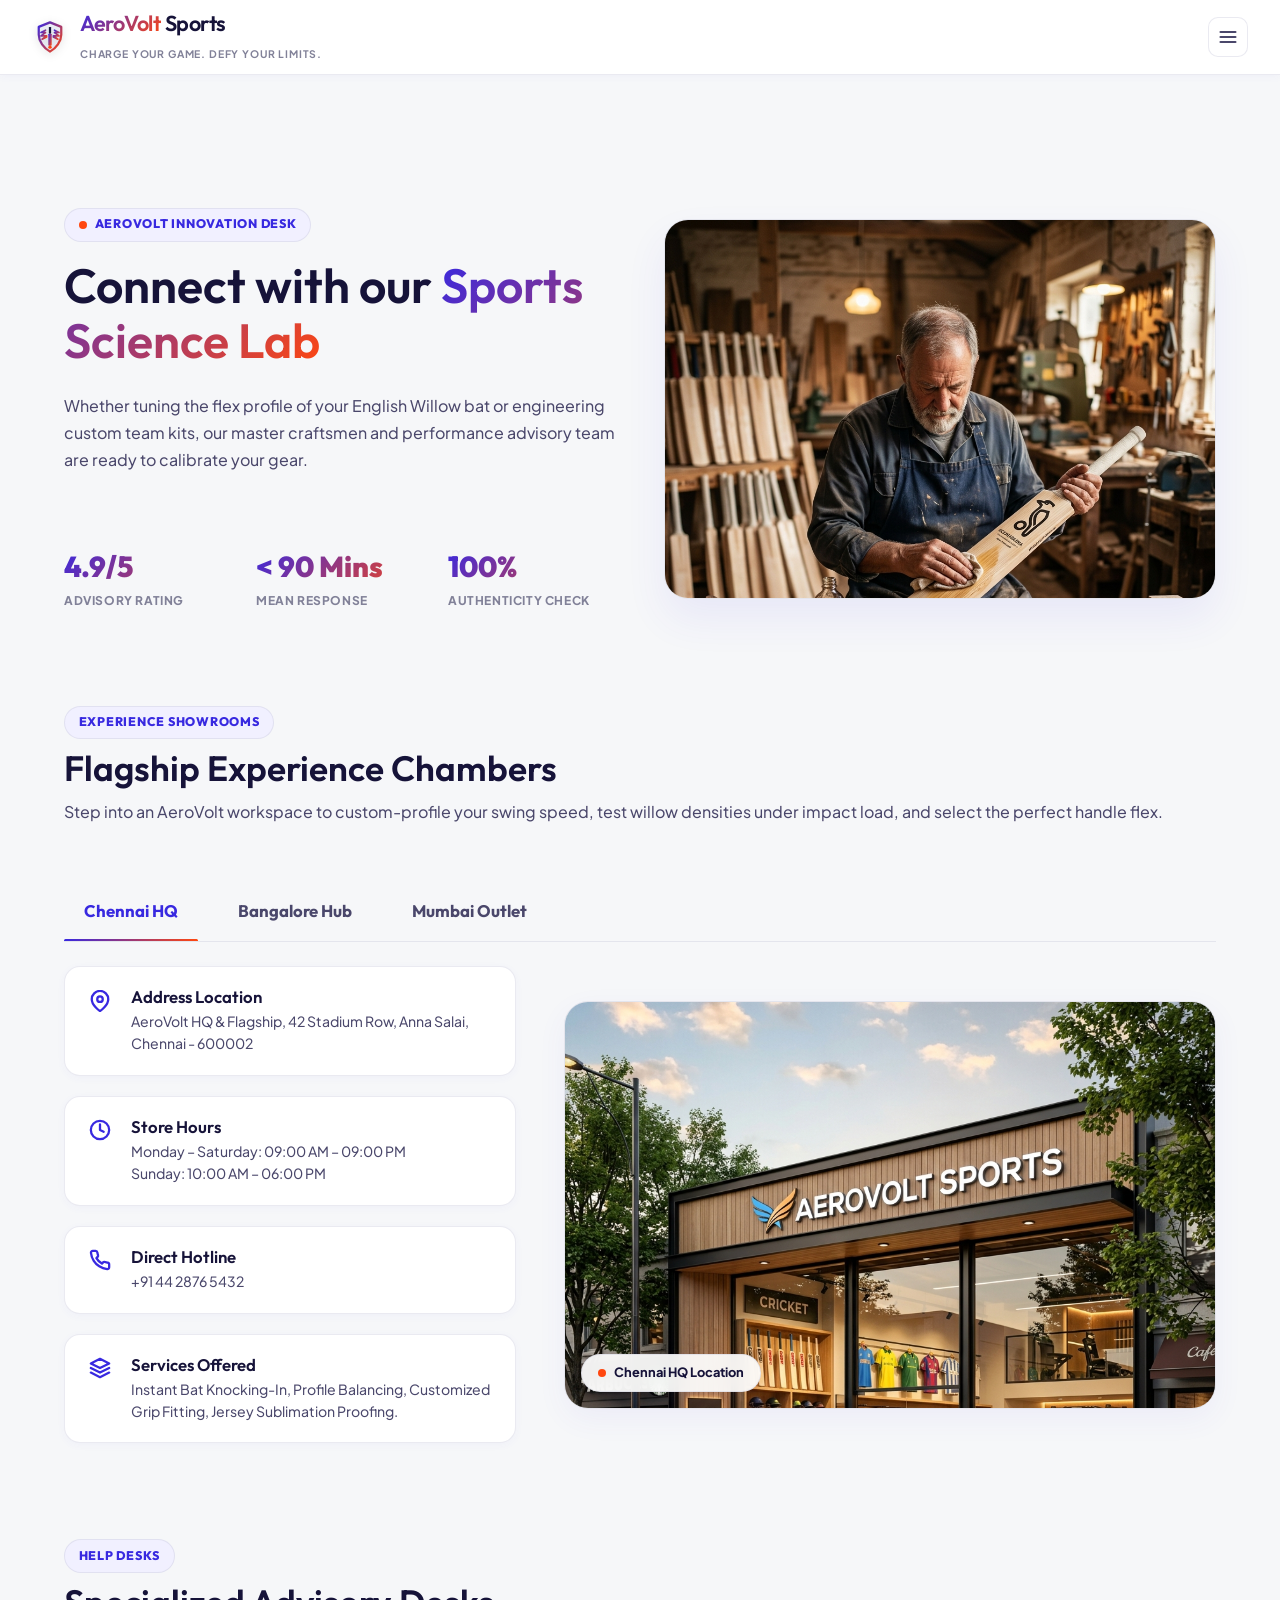
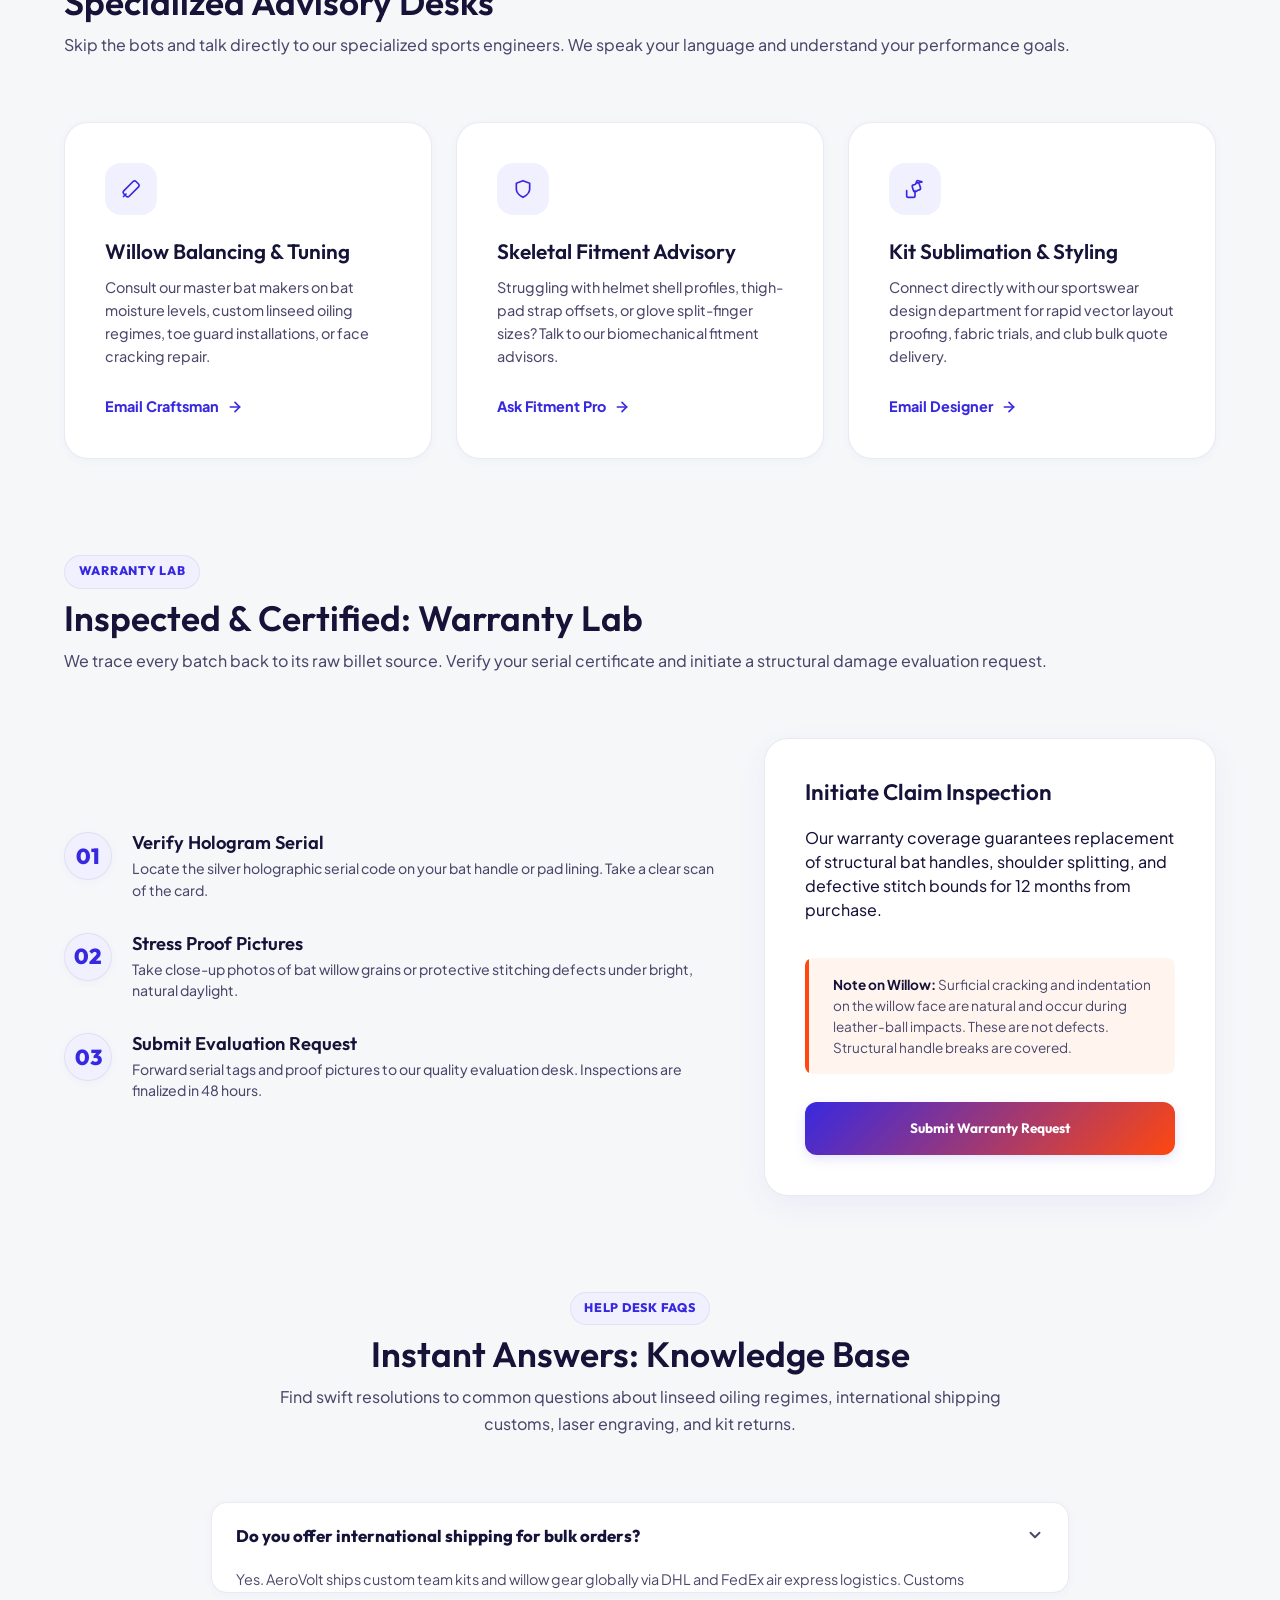
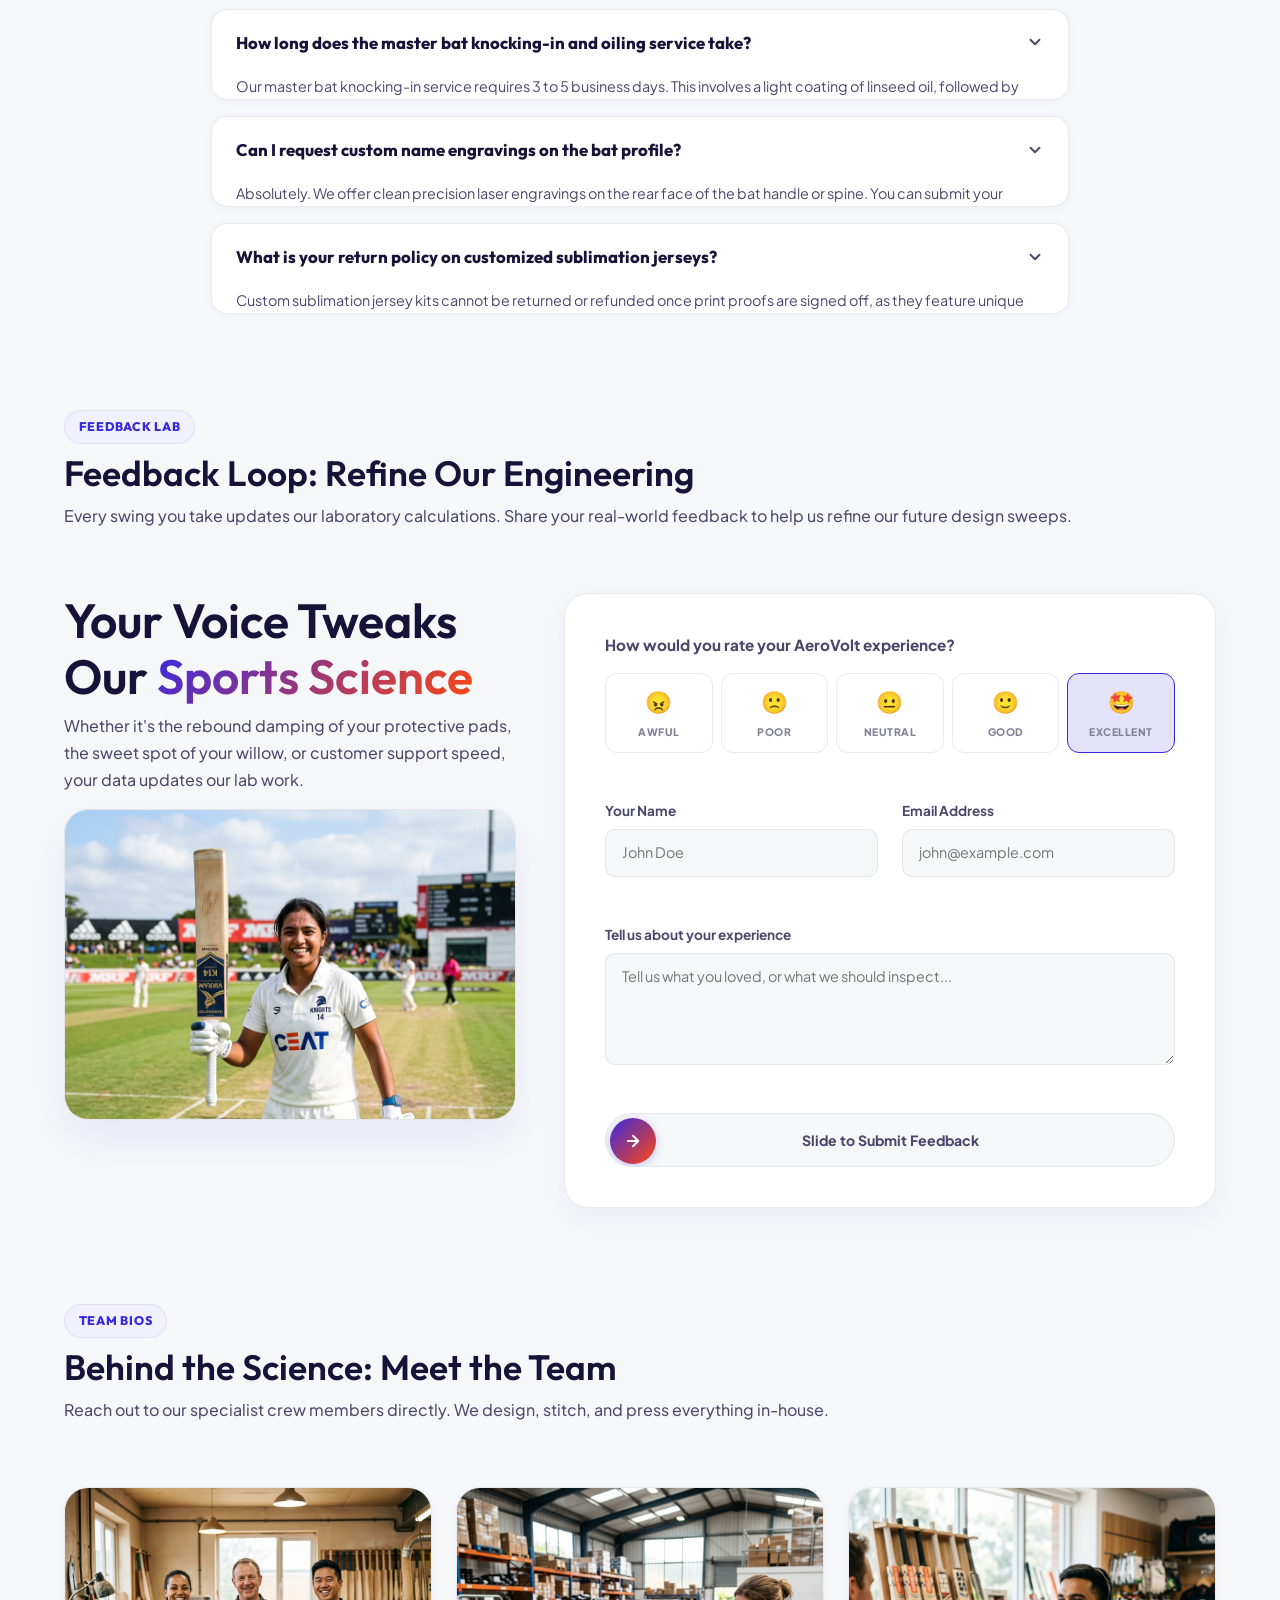
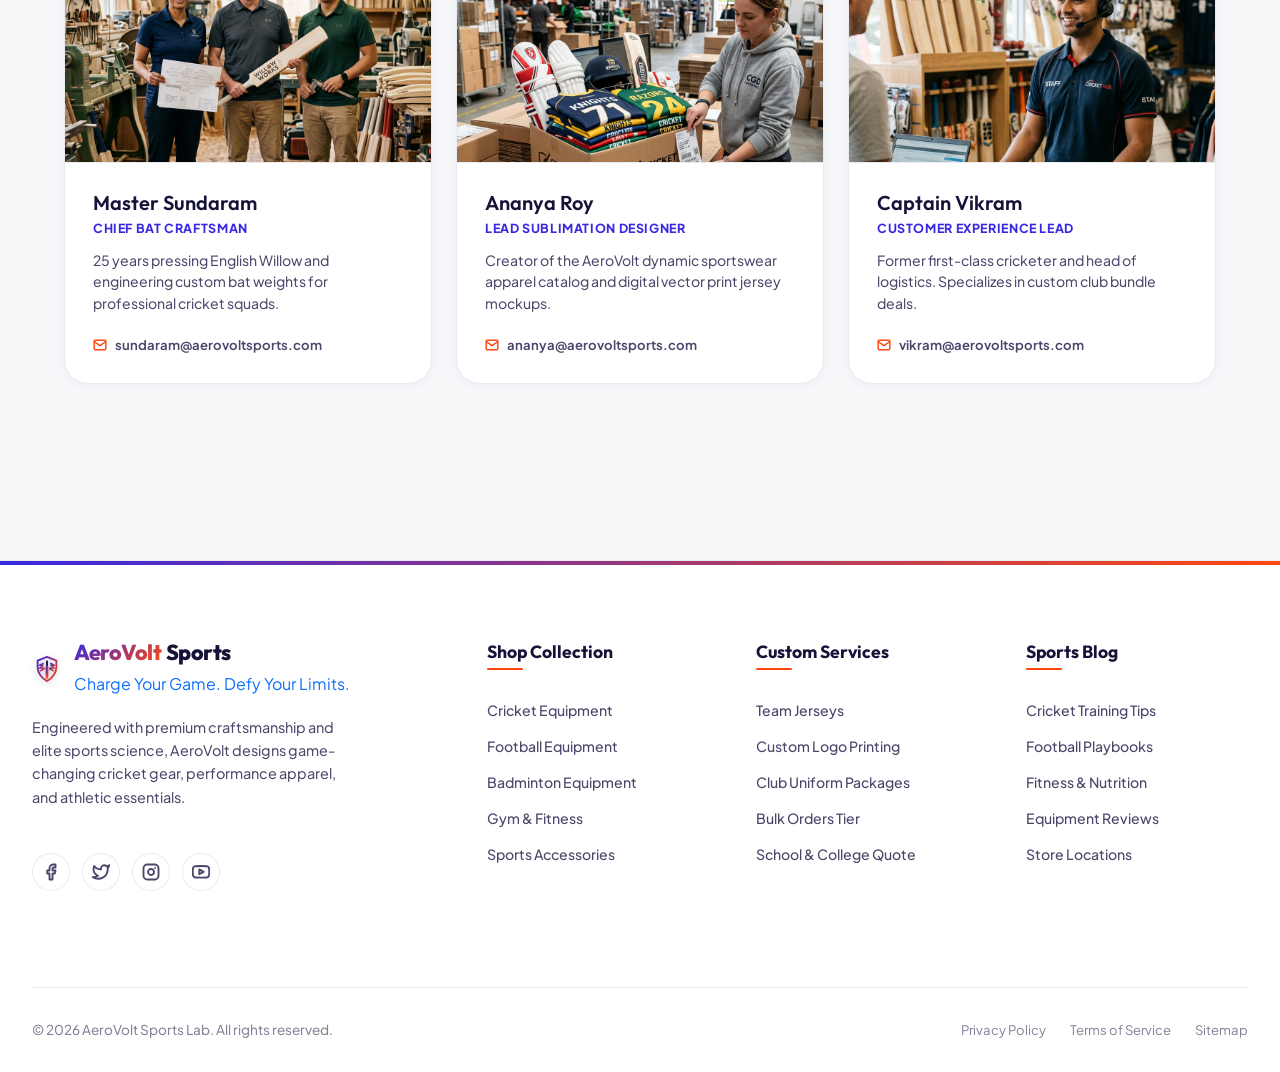
<file: contact.html>
<!DOCTYPE html>
<html lang="en" data-theme="light" dir="ltr">
<head>
    <meta charset="UTF-8">
    <meta name="viewport" content="width=device-width, initial-scale=1.0">
    <meta name="description" content="AeroVolt Sports Lab - Sourcing for Champions. Sourcing premium sports gears, custom printing, and lab calibration experience centers.">
    <title>About Our Sports Lab - AeroVolt Sports</title>
    
    <!-- Google Fonts: Outfit (headings), Plus Jakarta Sans (UI elements), Poppins (About Page contents) -->
    <link rel="preconnect" href="https://fonts.googleapis.com">
    <link rel="preconnect" href="https://fonts.gstatic.com" crossorigin>
    <link href="https://fonts.googleapis.com/css2?family=Outfit:wght@400;500;600;700;800&family=Plus+Jakarta+Sans:wght@300;400;500;600;700;800&family=Poppins:wght@300;400;500;600;700;800&display=swap" rel="stylesheet">
    
    <style>
        /* ----------------------------------------------------
           1. DESIGN SYSTEM & CSS VARIABLES (Matches navbar.html)
        ---------------------------------------------------- */
        :root[data-theme="light"] {
            --bg-page: hsl(220, 20%, 97%);
            --bg-navbar: hsla(220, 20%, 97%, 0.85);
            --bg-card: hsl(0, 0%, 100%);
            --bg-hover: hsl(245, 100%, 97%);
            --bg-dropdown: hsla(0, 0%, 100%, 0.92);
            
            --text-primary: hsl(245, 50%, 15%);
            --text-secondary: hsl(245, 20%, 35%);
            --text-muted: hsl(240, 10%, 55%);
            
            --primary: hsl(245, 75%, 52%);
            --primary-hover: hsl(245, 75%, 45%);
            --primary-glow: rgba(79, 70, 229, 0.15);
            
            --accent: hsl(14, 100%, 53%); /* Sunset Orange */
            --accent-glow: rgba(249, 115, 22, 0.2);
            
            --border: hsla(245, 20%, 80%, 0.35);
            --border-hover: hsla(245, 20%, 70%, 0.5);
            --shadow-sm: 0 2px 8px rgba(79, 70, 229, 0.04);
            --shadow-md: 0 10px 30px rgba(79, 70, 229, 0.06);
            --shadow-lg: 0 20px 40px rgba(79, 70, 229, 0.08);
            
            --glass-blur: 16px;
        }

        :root[data-theme="dark"] {
            --bg-page: hsl(240, 35%, 6%);
            --bg-navbar: hsla(240, 35%, 6%, 0.85);
            --bg-card: hsl(240, 25%, 11%);
            --bg-hover: hsl(245, 30%, 18%);
            --bg-dropdown: hsla(240, 25%, 11%, 0.92);
            
            --text-primary: hsl(210, 40%, 98%);
            --text-secondary: hsl(240, 15%, 80%);
            --text-muted: hsl(240, 10%, 65%);
            
            --primary: hsl(245, 90%, 65%);
            --primary-hover: hsl(245, 90%, 72%);
            --primary-glow: rgba(129, 140, 248, 0.25);
            
            --accent: hsl(14, 100%, 55%); /* Neon Sunset Orange */
            --accent-glow: rgba(249, 115, 22, 0.25);
            
            --border: hsla(245, 20%, 25%, 0.4);
            --border-hover: hsla(245, 20%, 35%, 0.5);
            --shadow-sm: 0 2px 8px rgba(0, 0, 0, 0.2);
            --shadow-md: 0 10px 30px rgba(0, 0, 0, 0.3);
            --shadow-lg: 0 20px 40px rgba(0, 0, 0, 0.4);
            
            --glass-blur: 16px;
        }

        /* Base Resets */
        *, *::before, *::after {
            box-sizing: border-box;
            margin: 0;
            padding: 0;
            transition: background-color 0.3s ease, border-color 0.3s ease, color 0.3s ease, box-shadow 0.3s ease;
        }

        body {
            font-family: 'Plus Jakarta Sans', sans-serif;
            background-color: var(--bg-page);
            color: var(--text-primary);
            min-height: 100vh;
            overflow-x: hidden;
            display: flex;
            flex-direction: column;
        }

        /* ----------------------------------------------------
           2. HEADER & NAVIGATION BAR
        ---------------------------------------------------- */
        .header {
            position: fixed;
            top: 0;
            inset-inline-start: 0;
            width: 100%;
            z-index: 1000;
            background-color: var(--bg-navbar);
            backdrop-filter: blur(var(--glass-blur));
            -webkit-backdrop-filter: blur(var(--glass-blur));
            border-bottom: 1px solid var(--border);
            box-shadow: var(--shadow-sm);
        }

        .nav-container {
            max-width: 1440px;
            margin: 0 auto;
            padding: 0.75rem 2rem;
            display: grid;
            grid-template-columns: 1fr auto 1fr;
            align-items: center;
            position: relative;
        }

        .logo-section {
            display: flex;
            align-items: center;
            gap: 0.75rem;
            text-decoration: none;
            flex-shrink: 0;
            justify-self: start;
            transition: transform 0.3s ease;
        }

        .logo-section:hover .logo-badge {
            transform: translateY(-2px) rotate(-3deg) scale(1.05);
            filter: drop-shadow(0 4px 12px var(--primary-glow));
        }

        .logo-section:hover .logo-title span.highlight {
            filter: brightness(1.1);
        }

        #main-navigation {
            justify-self: center;
        }

        .logo-badge {
            display: flex;
            align-items: center;
            justify-content: center;
            filter: drop-shadow(0 2px 4px rgba(0, 0, 0, 0.15));
            animation: bounce-slow 4s infinite ease-in-out;
        }

        .logo-text-wrapper {
            display: flex;
            flex-direction: column;
            align-items: flex-start;
        }

        .logo-title {
            font-family: 'Outfit', sans-serif;
            font-size: 1.35rem;
            font-weight: 800;
            color: var(--text-primary);
            line-height: 1.1;
            letter-spacing: -0.02em;
            display: flex;
            align-items: center;
            gap: 0.25rem;
        }

        .logo-title span.highlight {
            background: linear-gradient(135deg, var(--primary), var(--accent));
            -webkit-background-clip: text;
            -webkit-text-fill-color: transparent;
        }

        /* Center Navigation Menu */
        .nav-menu {
            display: flex !important;
            align-items: center !important;
            gap: 0.15rem !important;
            list-style: none !important;
            margin: 0 !important;
            padding: 0 !important;
        }

        .nav-item {
            position: relative;
        }

        .nav-link {
            display: flex;
            align-items: center;
            gap: 0.35rem;
            font-size: 0.82rem;
            font-weight: 700;
            color: var(--text-secondary);
            text-decoration: none;
            padding: 0.4rem 0.55rem;
            border-radius: 8px;
            cursor: pointer;
            position: relative;
            white-space: nowrap;
        }

        .nav-link::after {
            content: '';
            position: absolute;
            bottom: 2px;
            left: 50%;
            width: 0;
            height: 2px;
            background: linear-gradient(90deg, var(--primary), var(--accent));
            transition: width 0.3s cubic-bezier(0.25, 0.8, 0.25, 1), left 0.3s cubic-bezier(0.25, 0.8, 0.25, 1);
            border-radius: 2px;
            pointer-events: none;
        }

        .nav-link:hover::after,
        .nav-item.active .nav-link::after {
            width: 70%;
            left: 15%;
        }

        .nav-link:hover, .nav-item.active .nav-link {
            color: var(--primary);
            background-color: var(--bg-hover);
        }

        .nav-link svg.arrow-icon {
            width: 12px;
            height: 12px;
            transition: transform 0.2s ease;
            stroke-width: 3px;
        }

        .nav-item:hover .nav-link svg.arrow-icon {
            transform: translateY(1px);
        }

        /* Dropdown Menus */
        .dropdown-menu {
            position: absolute;
            top: 100%;
            inset-inline-start: 0;
            margin-top: 0.5rem;
            background-color: var(--bg-dropdown);
            backdrop-filter: blur(12px);
            -webkit-backdrop-filter: blur(12px);
            border: 1px solid var(--border);
            border-radius: 12px;
            box-shadow: var(--shadow-md);
            min-width: 150px;
            opacity: 0;
            visibility: hidden;
            transform: translateY(10px) scale(0.98);
            transition: transform 0.25s cubic-bezier(0.16, 1, 0.3, 1), opacity 0.25s ease, visibility 0.25s ease;
            z-index: 100;
            overflow: hidden;
            padding: 0.4rem;
        }

        .dropdown-menu::before {
            content: '';
            position: absolute;
            top: 0;
            left: 0;
            width: 100%;
            height: 3px;
            background: linear-gradient(90deg, var(--primary), var(--accent));
            z-index: 2;
        }

        .nav-item:hover .dropdown-menu {
            opacity: 1;
            visibility: visible;
            transform: translateY(0) scale(1);
        }

        .dropdown-item {
            display: block;
            padding: 0.5rem 0.75rem;
            font-size: 0.85rem;
            font-weight: 600;
            color: var(--text-secondary);
            text-decoration: none;
            border-radius: 6px;
            transition: all 0.25s ease;
            white-space: nowrap;
        }

        .dropdown-item:hover {
            color: var(--primary);
            background-color: var(--bg-hover);
            transform: translateX(4px);
        }

        [dir="rtl"] .dropdown-item:hover {
            transform: translateX(-4px);
        }

        /* Right Actions Layout */
        .actions-section {
            display: flex;
            align-items: center;
            gap: 0.75rem;
            flex-shrink: 0;
            justify-self: end;
        }

        /* Utility Toggle Buttons */
        .action-btn {
            background: none;
            border: 1px solid var(--border);
            border-radius: 10px;
            color: var(--text-secondary);
            cursor: pointer;
            display: flex;
            align-items: center;
            justify-content: center;
            width: 40px;
            height: 40px;
            position: relative;
            overflow: hidden;
            font-family: inherit;
            font-size: 0.8rem;
            font-weight: 700;
        }

        .action-btn:hover {
            border-color: var(--border-hover);
            color: var(--primary);
            background-color: var(--bg-hover);
            transform: translateY(-1px);
        }

        .action-btn:active {
            transform: translateY(0);
        }

        /* Dark Mode Button Icon Switcher */
        .theme-toggle svg {
            width: 20px;
            height: 20px;
            position: absolute;
            transition: transform 0.5s cubic-bezier(0.34, 1.56, 0.64, 1), opacity 0.3s ease;
        }

        .theme-toggle .sun-icon {
            opacity: 1;
            transform: rotate(0deg) scale(1);
        }

        .theme-toggle .moon-icon {
            opacity: 0;
            transform: rotate(-90deg) scale(0);
        }

        :root[data-theme="dark"] .theme-toggle .sun-icon {
            opacity: 0;
            transform: rotate(90deg) scale(0);
        }

        :root[data-theme="dark"] .theme-toggle .moon-icon {
            opacity: 1;
            transform: rotate(0deg) scale(1);
        }

        /* RTL Toggle Button */
        .rtl-toggle svg {
            width: 20px;
            height: 20px;
            transition: transform 0.3s ease;
        }

        .rtl-toggle:hover svg {
            animation: swap-arrow-slide 0.6s ease-in-out infinite alternate;
        }

        [dir="rtl"] .rtl-toggle:hover svg {
            animation: swap-arrow-slide-rtl 0.6s ease-in-out infinite alternate;
        }

        /* Login Button */
        .login-btn {
            display: flex;
            align-items: center;
            gap: 0.5rem;
            background: linear-gradient(135deg, var(--primary), hsl(245, 75%, 40%));
            color: #ffffff;
            border: none;
            padding: 0.6rem 1.35rem;
            border-radius: 10px;
            font-size: 0.88rem;
            font-weight: 700;
            cursor: pointer;
            box-shadow: 0 4px 12px var(--primary-glow);
            text-decoration: none;
        }

        .login-btn:hover {
            box-shadow: 0 6px 18px var(--primary-glow);
            transform: translateY(-1.5px);
            filter: brightness(1.08);
        }

        .login-btn:active {
            transform: translateY(0);
        }

        .login-btn svg {
            width: 16px;
            height: 16px;
            stroke-width: 2.5;
        }

        /* Mobile Hamburger & Menu */
        .hamburger {
            display: none;
            flex-direction: column;
            justify-content: space-between;
            width: 22px;
            height: 18px;
            background: none;
            border: none;
            cursor: pointer;
            padding: 0;
            z-index: 1100;
            position: relative;
        }

        .hamburger span {
            width: 100%;
            height: 2.5px;
            background-color: var(--text-primary);
            border-radius: 4px;
            transition: all 0.3s cubic-bezier(0.645, 0.045, 0.355, 1);
        }

        .hamburger.active span:nth-child(1) {
            transform: translateY(8px) rotate(45deg);
        }

        .hamburger.active span:nth-child(2) {
            opacity: 0;
            transform: translateX(-20px);
        }

        .hamburger.active span:nth-child(3) {
            transform: translateY(-8px) rotate(-45deg);
        }

        /* Drawer Dark Overlay Backdrop */
        .drawer-overlay {
            position: fixed;
            top: 0;
            left: 0;
            width: 100%;
            height: 100vh;
            background-color: rgba(0, 0, 0, 0.4);
            z-index: 1040;
            opacity: 0;
            visibility: hidden;
            transition: opacity 0.3s ease, visibility 0.3s ease;
        }
        
        .drawer-overlay.active {
            opacity: 1;
            visibility: visible;
        }

        .drawer-actions-item-wrapper,
        .drawer-header-item {
            display: none;
        }

        /* ----------------------------------------------------
           3. MAIN CONTAINER / DEMO BODY
        ---------------------------------------------------- */
        .demo-body {
            margin-top: 80px; /* offset navbar height */
            flex-grow: 1;
            display: flex;
            flex-direction: column;
            gap: 5rem;
            padding: 5rem 2rem;
            max-width: 1440px;
            margin-left: auto;
            margin-right: auto;
            width: 100%;
            box-sizing: border-box;
        }



        /* ----------------------------------------------------
           4. RESPONSIVE MEDIA QUERIES (COLLAPSE AT 1320PX)
        ---------------------------------------------------- */
        @media (max-width: 1320px) {
            .header {
                backdrop-filter: none !important;
                -webkit-backdrop-filter: none !important;
                background-color: var(--bg-card);
                z-index: 1060;
            }

            .nav-container {
                padding: 0.75rem 1.5rem;
                display: flex;
                justify-content: space-between;
            }

            .hamburger {
                display: flex;
            }

            .hamburger.active {
                display: none !important;
            }

            .nav-menu {
                position: fixed;
                top: 0;
                inset-inline-end: -320px;
                width: 320px;
                height: 100vh;
                background-color: var(--bg-card);
                border-inline-start: 1px solid var(--border);
                box-shadow: var(--shadow-lg);
                flex-direction: column;
                align-items: stretch;
                padding: 0;
                gap: 0;
                z-index: 1050;
                transition: inset-inline-end 0.4s cubic-bezier(0.16, 1, 0.3, 1), visibility 0.4s cubic-bezier(0.16, 1, 0.3, 1);
                visibility: hidden;
                display: flex;
                overflow-y: auto;
            }

            .nav-menu.active {
                inset-inline-end: 0;
                visibility: visible;
            }

            .drawer-header-item {
                display: block;
                width: 100%;
                border-bottom: 1px solid var(--border);
                margin-bottom: 1rem;
            }

            .drawer-header {
                display: flex;
                align-items: center;
                justify-content: space-between;
                padding: 1.25rem 1.5rem;
                background-color: var(--bg-card);
            }

            .drawer-close-btn {
                background: none;
                border: none;
                color: var(--text-secondary);
                cursor: pointer;
                display: flex;
                align-items: center;
                justify-content: center;
                width: 32px;
                height: 32px;
                transition: all 0.2s ease;
                padding: 0;
            }

            .drawer-close-btn:hover {
                color: var(--primary);
                transform: scale(1.1);
            }

            .drawer-close-btn svg {
                width: 24px;
                height: 24px;
            }

            .nav-item {
                width: 100%;
                padding: 0 1.5rem;
            }

            .nav-link {
                justify-content: space-between;
                width: 100%;
                padding: 0.85rem 0;
                font-size: 0.95rem;
                border-bottom: 1px solid hsla(215, 20%, 80%, 0.1);
            }

            .dropdown-menu {
                position: static;
                display: none;
                width: 100%;
                opacity: 1;
                visibility: visible;
                transform: none;
                box-shadow: none;
                border: none;
                background-color: var(--bg-hover);
                padding: 0.25rem 0.5rem 0.5rem 0.5rem;
                margin-top: 0.25rem;
            }

            .nav-link::after,
            .dropdown-menu::before {
                display: none !important;
            }

            .nav-item.mobile-open .dropdown-menu {
                display: block;
            }

            .nav-item.mobile-open .nav-link svg.arrow-icon {
                transform: rotate(180deg);
            }

            .dropdown-item {
                padding: 0.6rem 1rem;
            }

            .actions-section {
                gap: 0.5rem;
            }

            .actions-section .theme-toggle,
            .actions-section .rtl-toggle,
            .actions-section .login-btn {
                display: none;
            }

            .drawer-actions-item-wrapper {
                display: block;
                margin-top: auto;
                padding: 1.5rem;
            }

            .drawer-divider {
                height: 1px;
                background-color: var(--border);
                margin-bottom: 1.5rem;
                opacity: 0.5;
            }

            .drawer-actions {
                display: flex;
                flex-direction: column;
                gap: 1rem;
                width: 100%;
            }

            .drawer-toggles-row {
                display: flex;
                align-items: center;
                justify-content: space-between;
                gap: 0.75rem;
                width: 100%;
            }

            .drawer-toggles-row .action-btn {
                flex: 1;
                height: 44px;
                border-radius: 10px;
                border: 1px solid var(--border);
                background-color: var(--bg-card);
                color: var(--text-secondary);
                display: flex;
                align-items: center;
                justify-content: center;
                position: relative;
                cursor: pointer;
                transition: all 0.3s ease;
                width: auto;
            }

            .drawer-toggles-row .action-btn:hover {
                border-color: var(--primary);
                background-color: var(--bg-hover);
                color: var(--primary);
            }

            .drawer-login-btn {
                width: 100% !important;
                height: 46px;
                justify-content: center;
                background: linear-gradient(135deg, var(--accent), hsl(350, 90%, 55%)) !important;
                box-shadow: 0 4px 15px var(--accent-glow) !important;
                border-radius: 10px;
                font-size: 0.95rem;
                font-weight: 700;
                color: #ffffff !important;
                border: none;
                display: flex;
                align-items: center;
                gap: 0.5rem;
                transition: all 0.3s ease;
            }

            .drawer-login-btn:hover {
                box-shadow: 0 6px 20px rgba(249, 115, 22, 0.4) !important;
                transform: translateY(-1px);
                filter: brightness(1.05);
            }
        }

        @media (max-width: 580px) {
            .logo-tagline {
                display: none;
            }

            .logo-title {
                font-size: 1.15rem;
            }
        }

        /* ----------------------------------------------------
           5. SYSTEM KEYFRAMES & UTILITIES
        ---------------------------------------------------- */
        @keyframes bounce-slow {
            0%, 100% {
                transform: translateY(0) rotate(0deg);
            }
            50% {
                transform: translateY(-4px) rotate(5deg);
            }
        }

        /* ----------------------------------------------------
           6. FOOTER STYLING & RESPONSIVENESS
        ---------------------------------------------------- */
        .footer {
            background-color: var(--bg-card);
            border-top: 1px solid var(--border);
            padding: 5rem 2rem 2rem 2rem;
            position: relative;
            overflow: hidden;
            margin-top: auto;
        }

        .footer::before {
            content: '';
            position: absolute;
            top: 0;
            left: 0;
            width: 100%;
            height: 4px;
            background: linear-gradient(90deg, var(--primary), var(--accent));
            z-index: 2;
        }

        .footer-container {
            max-width: 1440px;
            margin: 0 auto;
            display: grid;
            grid-template-columns: 2.2fr 1.2fr 1.2fr 1.2fr;
            gap: 3rem;
            padding-bottom: 4rem;
        }

        .footer-col {
            display: flex;
            flex-direction: column;
            gap: 1.25rem;
            text-align: start;
        }

        .brand-col .brand-desc {
            font-size: 0.9rem;
            color: var(--text-secondary);
            line-height: 1.6;
            max-width: 320px;
        }

        .social-links {
            display: flex;
            align-items: center;
            gap: 0.75rem;
            margin-top: 0.5rem;
        }

        .social-icon {
            display: flex;
            align-items: center;
            justify-content: center;
            width: 38px;
            height: 38px;
            border-radius: 50%;
            border: 1px solid var(--border);
            color: var(--text-secondary);
            background-color: var(--bg-card);
            transition: all 0.3s cubic-bezier(0.4, 0, 0.2, 1);
            text-decoration: none;
        }

        .social-icon:hover {
            background: linear-gradient(135deg, var(--accent), hsl(350, 90%, 55%));
            color: #ffffff;
            border-color: transparent;
            transform: translateY(-3px);
            box-shadow: 0 4px 12px var(--accent-glow);
        }

        .social-icon svg {
            width: 18px;
            height: 18px;
        }

        .footer-title {
            font-family: 'Outfit', sans-serif;
            font-size: 1.1rem;
            font-weight: 700;
            color: var(--text-primary);
            position: relative;
            padding-bottom: 0.5rem;
        }

        .footer-title::after {
            content: '';
            position: absolute;
            bottom: 0;
            inset-inline-start: 0;
            width: 36px;
            height: 2px;
            background-color: var(--accent);
            border-radius: 2px;
        }

        .footer-links-list {
            list-style: none;
            display: flex;
            flex-direction: column;
            gap: 0.75rem;
        }

        .footer-link {
            color: var(--text-secondary);
            text-decoration: none;
            font-size: 0.88rem;
            font-weight: 500;
            transition: all 0.25s ease;
            display: inline-flex;
            align-items: center;
        }

        .footer-link:hover {
            color: var(--primary-hover);
            transform: translateX(4px);
        }

        [dir="rtl"] .footer-link:hover {
            transform: translateX(-4px);
        }

        .contact-info-item {
            display: inline-flex;
            align-items: flex-start;
            gap: 0.6rem;
            font-size: 0.88rem;
            color: var(--text-secondary);
            line-height: 1.5;
            text-align: start;
        }

        .contact-info-item svg.contact-icon-svg {
            width: 16px;
            height: 16px;
            color: var(--accent);
            flex-shrink: 0;
            margin-top: 0.15rem;
        }

        .footer-bottom {
            border-top: 1px solid var(--border);
            padding-top: 2rem;
        }

        .footer-bottom-container {
            max-width: 1440px;
            margin: 0 auto;
            display: flex;
            align-items: center;
            justify-content: space-between;
            flex-wrap: wrap;
            gap: 1rem;
        }

        .copyright-text {
            font-size: 0.85rem;
            color: var(--text-muted);
        }

        .footer-bottom-links {
            display: flex;
            align-items: center;
            gap: 1.5rem;
        }

        .footer-bottom-link {
            font-size: 0.85rem;
            color: var(--text-muted);
            text-decoration: none;
            transition: color 0.2s ease;
        }

        .footer-bottom-link:hover {
            color: var(--primary);
        }

                /* Responsive Footer Media Queries */
        @media (max-width: 1024px) {
            .footer-container {
                grid-template-columns: repeat(3, 1fr);
                gap: 2.5rem;
            }
            .brand-col {
                grid-column: span 3;
                text-align: center;
                align-items: center;
                margin-bottom: 1.5rem;
            }
            .brand-col .footer-desc {
                max-width: 600px;
                margin: 0.75rem auto 1.5rem auto;
            }
            .brand-col .social-links {
                justify-content: center;
            }
        }

        @media (max-width: 768px) {
            .footer {
                padding: 4rem 1.25rem 2rem 1.25rem;
            }
            .footer-container {
                grid-template-columns: 1fr;
                gap: 2.5rem;
            }
            .brand-col {
                grid-column: span 1;
                text-align: center;
                align-items: center;
                margin-bottom: 0;
            }
            .footer-col {
                text-align: center;
            }
            .footer-col ul {
                padding: 0;
            }
            .footer-col ul li {
                justify-content: center;
            }
            .footer-bottom-container {
                flex-direction: column;
                align-items: center;
                text-align: center;
                gap: 1rem;
            }
            .footer-bottom-links {
                justify-content: center;
                flex-wrap: wrap;
                gap: 1rem;
            }
        }
/* 1. Vision Hero */
        .about-hero-grid {
            display: grid;
            grid-template-columns: 1fr 1.15fr;
            gap: 4rem;
            align-items: center;
        }

        .about-hero-text {
            display: flex;
            flex-direction: column;
            align-items: flex-start;
        }

        .about-hero-title {
            font-family: 'Outfit', sans-serif;
            font-size: 2.8rem;
            font-weight: 850;
            line-height: 1.15;
            color: var(--text-primary);
            margin-bottom: 1.5rem;
            letter-spacing: -0.02em;
            text-align: start;
        }

        .about-hero-title span.glow-text {
            background: linear-gradient(135deg, var(--primary), var(--accent));
            -webkit-background-clip: text;
            -webkit-text-fill-color: transparent;
        }

        .about-hero-desc {
            font-size: 1rem;
            color: var(--text-secondary);
            line-height: 1.7;
            margin-bottom: 2.5rem;
            text-align: start;
        }

        .about-hero-visual {
            position: relative;
            border-radius: 24px;
            overflow: hidden;
            box-shadow: var(--shadow-lg);
            aspect-ratio: 4/3;
            border: 1px solid var(--border);
        }

        .about-hero-visual img {
            width: 100% !important;
            height: 100% !important;
            object-fit: cover !important;
        }

        /* 2. Our Story (Collage) */
        .collage-container {
            display: grid;
            grid-template-columns: 1.2fr 1fr;
            gap: 4rem;
            align-items: center;
        }

        .collage-visual-stack {
            position: relative;
            height: 420px;
            width: 100%;
        }

        .collage-bg-card {
            position: absolute;
            width: 85%;
            height: 85%;
            top: 0;
            left: 0;
            border-radius: 24px;
            overflow: hidden;
            border: 1px solid var(--border);
            box-shadow: var(--shadow-md);
        }

        .collage-bg-card img {
            width: 100% !important;
            height: 100% !important;
            object-fit: cover !important;
        }

        .collage-fg-card {
            position: absolute;
            width: 55%;
            height: 55%;
            bottom: 0;
            right: 0;
            background-color: var(--bg-card);
            border: 1px solid var(--primary);
            border-radius: 20px;
            padding: 1.5rem;
            box-shadow: var(--shadow-lg);
            display: flex;
            flex-direction: column;
            justify-content: center;
            text-align: start;
            z-index: 5;
        }

        .collage-fg-title {
            font-family: 'Outfit', sans-serif;
            font-size: 1.2rem;
            font-weight: 800;
            color: var(--primary);
            margin-bottom: 0.5rem;
        }

        .collage-fg-desc {
            font-size: 0.8rem;
            color: var(--text-secondary);
            line-height: 1.5;
        }

        .story-text-block {
            display: flex;
            flex-direction: column;
            gap: 1.5rem;
            text-align: start;
        }

        .story-text-block h4 {
            font-family: 'Outfit', sans-serif;
            font-size: 1.6rem;
            font-weight: 800;
            color: var(--text-primary);
        }

        .story-text-block p {
            font-size: 0.95rem;
            color: var(--text-secondary);
            line-height: 1.6;
        }

        /* 3. Why Choose Us (Offset Diagonal Grid) */
        .why-diagonal-grid {
            display: grid;
            grid-template-columns: repeat(2, 1fr);
            gap: 2.5rem;
        }

        .diagonal-card {
            background-color: var(--bg-card);
            border: 1px solid var(--border);
            border-radius: 24px;
            padding: 2.5rem;
            box-shadow: var(--shadow-sm);
            display: flex;
            flex-direction: column;
            gap: 1.25rem;
            text-align: start;
            transition: all 0.3s ease;
        }

        .diagonal-card:hover {
            transform: translateY(-5px);
            border-color: var(--accent);
            box-shadow: var(--shadow-md);
        }

        .diagonal-card-icon {
            width: 48px;
            height: 48px;
            border-radius: 12px;
            background-color: var(--bg-hover);
            border: 1px solid var(--border);
            color: var(--accent);
            display: flex;
            align-items: center;
            justify-content: center;
            font-weight: 800;
            font-size: 1.2rem;
        }

        .diagonal-card-title {
            font-family: 'Outfit', sans-serif;
            font-size: 1.35rem;
            font-weight: 800;
            color: var(--text-primary);
        }

        .diagonal-card-desc {
            font-size: 0.9rem;
            color: var(--text-secondary);
            line-height: 1.6;
        }

        /* 4. Brand Partner Orbit */
        .orbit-container {
            display: grid;
            grid-template-columns: 1fr 1.2fr;
            gap: 4rem;
            align-items: center;
        }

        .orbit-visual-box {
            position: relative;
            width: 100%;
            max-width: 400px;
            margin: 0 auto;
            aspect-ratio: 1;
            display: flex;
            align-items: center;
            justify-content: center;
            overflow: hidden;
        }

        .orbit-center-core {
            width: 100px;
            height: 100px;
            border-radius: 50%;
            background: linear-gradient(135deg, var(--primary), var(--accent));
            box-shadow: 0 0 30px var(--primary-glow);
            display: flex;
            align-items: center;
            justify-content: center;
            color: #ffffff;
            font-family: 'Outfit', sans-serif;
            font-weight: 800;
            font-size: 0.9rem;
            z-index: 10;
        }

        .orbit-ring-svg {
            position: absolute;
            width: 90%;
            height: 90%;
            z-index: 1;
            animation: spin-slow 20s infinite linear;
        }

        .orbit-node {
            position: absolute;
            background-color: var(--bg-card);
            border: 1px solid var(--border);
            color: var(--text-secondary);
            font-size: 0.75rem;
            font-weight: 850;
            padding: 0.4rem 0.8rem;
            border-radius: 12px;
            box-shadow: var(--shadow-sm);
            transform: translate(-50%, -50%);
        }

        @keyframes spin-slow {
            0% { transform: rotate(0deg); }
            100% { transform: rotate(360deg); }
        }

        /* 5. Experience Centers (Interactive locations & Blueprint) */
        .location-section-grid {
            display: grid;
            grid-template-columns: 1fr 1.3fr;
            gap: 4rem;
            align-items: start;
        }

        .location-list {
            display: flex;
            flex-direction: column;
            gap: 1.5rem;
        }

        .location-selector-card {
            background-color: var(--bg-card);
            border: 1px solid var(--border);
            border-radius: 20px;
            padding: 1.75rem;
            box-shadow: var(--shadow-sm);
            cursor: pointer;
            text-align: start;
            transition: all 0.3s ease;
        }

        .location-selector-card.active {
            border-color: var(--primary);
            box-shadow: var(--shadow-md);
            background-color: var(--bg-hover);
        }

        .location-city {
            font-family: 'Outfit', sans-serif;
            font-size: 1.25rem;
            font-weight: 800;
            color: var(--text-primary);
            margin-bottom: 0.5rem;
        }

        .location-selector-card.active .location-city {
            color: var(--primary);
        }

        .location-details {
            font-size: 0.85rem;
            color: var(--text-secondary);
            line-height: 1.5;
        }

        .blueprint-container {
            background-color: var(--bg-card);
            border: 1px solid var(--border);
            border-radius: 24px;
            padding: 2rem;
            box-shadow: var(--shadow-lg);
            position: relative;
        }

        .blueprint-title {
            font-family: 'Outfit', sans-serif;
            font-size: 1rem;
            font-weight: 750;
            color: var(--text-primary);
            text-transform: uppercase;
            letter-spacing: 0.05em;
            margin-bottom: 1.5rem;
            text-align: start;
            display: flex;
            align-items: center;
            gap: 0.5rem;
        }

        .blueprint-title::before {
            content: '';
            width: 8px;
            height: 8px;
            background-color: var(--accent);
            border-radius: 50%;
        }

        .blueprint-svg {
            width: 100%;
            height: auto;
            border: 1px solid var(--border);
            border-radius: 12px;
            background-color: var(--bg-page);
        }

        .blueprint-bay {
            transition: opacity 0.3s ease, fill 0.3s ease;
            opacity: 0.4;
        }

        .blueprint-bay.highlighted {
            opacity: 1;
        }

        .blueprint-bay.highlighted rect {
            fill: var(--bg-card);
            stroke: var(--primary);
            stroke-width: 2px;
        }

        /* 6. Calibration Standards */
        .specs-panel-card {
            background-color: var(--bg-card);
            border: 1px solid var(--border);
            border-radius: 24px;
            padding: 3rem;
            box-shadow: var(--shadow-md);
        }

        .specs-table {
            width: 100%;
            border-collapse: collapse;
            text-align: start;
        }

        .specs-table th {
            font-family: 'Outfit', sans-serif;
            font-size: 0.9rem;
            font-weight: 800;
            color: var(--text-primary);
            border-bottom: 2px solid var(--border);
            padding: 1rem;
        }

        .specs-table td {
            font-size: 0.85rem;
            color: var(--text-secondary);
            border-bottom: 1px solid var(--border);
            padding: 1.25rem 1rem;
        }

        .specs-table tr:last-child td {
            border-bottom: none;
        }

        .spec-status-tag {
            background-color: var(--bg-hover);
            border: 1px solid var(--border);
            padding: 0.25rem 0.5rem;
            border-radius: 8px;
            font-size: 0.75rem;
            font-weight: 750;
            color: var(--accent);
            display: inline-block;
        }

        /* 7. Call to Action */
        .cta-card {
            background: linear-gradient(135deg, var(--bg-card), var(--bg-hover));
            border: 1px solid var(--border);
            border-radius: 24px;
            padding: 3rem;
            box-shadow: var(--shadow-lg);
            text-align: center;
            max-width: 800px;
            margin: 0 auto 3rem auto;
            display: flex;
            flex-direction: column;
            align-items: center;
            gap: 1.5rem;
        }

        .cta-title {
            font-family: 'Outfit', sans-serif;
            font-size: 2.2rem;
            font-weight: 850;
            color: var(--text-primary);
        }

        .cta-desc {
            font-size: 1rem;
            color: var(--text-secondary);
            max-width: 600px;
            line-height: 1.6;
        }

        /* 8. Responsive */
        @media (max-width: 1024px) {
            .about-body {
                gap: 4rem;
            }

            .about-hero-grid,
            .collage-container,
            .why-diagonal-grid,
            .orbit-container,
            .location-section-grid {
                grid-template-columns: 1fr;
                gap: 2.5rem;
            }

            .collage-visual-stack {
                height: 320px;
            }

            .specs-table {
                display: block;
                overflow-x: auto;
            }
        }

        @media (max-width: 768px) {
            .diagonal-card,
            .specs-panel-card,
            .blueprint-container {
                padding: 2rem !important;
            }
        }

        @media (max-width: 480px) {
            .logo-title {
                font-size: 1rem !important;
            }

            .logo-badge svg {
                width: 28px !important;
                height: 28px !important;
            }

            .logo-section {
                gap: 0.5rem !important;
            }

            .nav-container {
                padding: 0.75rem 1rem !important;
            }

            .about-badge,
            .blog-badge {
                font-size: 0.72rem !important;
                padding: 0.35rem 0.75rem !important;
                margin-bottom: 1rem !important;
            }

            .about-hero-title {
                font-size: 1.65rem !important;
            }

            .about-hero-desc {
                font-size: 0.88rem !important;
                margin-bottom: 1.5rem !important;
            }

            .diagonal-card,
            .specs-panel-card,
            .blueprint-container {
                padding: 1.25rem !important;
            }

            .location-selector-card {
                padding: 1.25rem !important;
            }

            .collage-visual-stack {
                height: 240px;
            }

            .collage-fg-card {
                padding: 1rem !important;
            }

            .orbit-visual-box {
                transform: scale(0.75) !important;
                margin: -2.5rem auto !important;
            }
        }

        @media (max-width: 360px) {
            .about-hero-title {
                font-size: 1.45rem !important;
            }

            .orbit-visual-box {
                transform: scale(0.65) !important;
                margin: -3.5rem auto !important;
            }
        }

        @media (max-width: 320px) {
            .about-hero-title {
                font-size: 1.30rem !important;
            }

            .orbit-visual-box {
                transform: scale(0.55) !important;
                margin: -4.5rem auto !important;
            }
        }
        
        /* Headers styling */
        .section-header {
            display: flex;
            flex-direction: column;
            align-items: flex-start;
        }

        .blog-badge,
        .about-badge {
            display: inline-flex;
            align-items: center;
            gap: 0.5rem;
            background-color: var(--bg-hover);
            border: 1px solid var(--border);
            padding: 0.4rem 1rem;
            border-radius: 20px;
            font-size: 0.8rem;
            font-weight: 700;
            color: var(--primary);
            text-transform: uppercase;
            letter-spacing: 0.05em;
            margin-bottom: 1.25rem;
            width: fit-content;
            max-width: 100%;
            flex-wrap: wrap;
        }

        .blog-section-title {
            font-family: 'Outfit', sans-serif;
            font-size: 2rem;
            font-weight: 800;
            color: var(--text-primary);
            margin-bottom: 0.75rem;
            letter-spacing: -0.01em;
            text-align: start;
        }

        .blog-section-desc {
            font-size: 0.95rem;
            color: var(--text-secondary);
            line-height: 1.6;
            margin-bottom: 3rem;
            max-width: 650px;
            text-align: start;
        }
    
        /* ====================================================
           GLOBAL RESPONSIVENESS OVERRIDES
        ==================================================== */
        *, *::before, *::after {
            box-sizing: border-box !important;
        }
        
        html, body {
            max-width: 100% !important;
            overflow-x: hidden !important;
            width: 100% !important;
        }

        img, video, iframe {
            max-width: 100% !important;
            height: auto !important;
        }

        @media (max-width: 1024px) {
            .hero-grid, .telemetry-grid, .materials-grid, .calendar-grid, .radar-grid, .booking-grid, 
            .about-hero-grid, .collage-container, .why-diagonal-grid, .orbit-container, .location-section-grid,
            .custom-hero-grid, .custom-step-grid, .custom-benefits-grid, .bulk-hero-grid, .steps-grid, 
            .benefits-grid, .blog-hero-grid, .blog-featured-grid, .blog-archive-grid, .contact-hero-grid, 
            .contact-form-grid, .brands-hero-grid, .brands-showcase-grid,
            .accessories-grid, .athletes-flex-row, .audit-layout, .calendar-phase-specs, .catalog-grid, 
            .circle-spec-grid, .configurator-card, .flex-grid-wrapper, .grid-container, .material-layout, 
            .quiz-card, .quiz-row, .testimonial-card, .vault-hero-grid, .wizard-row {
                grid-template-columns: 1fr !important;
                gap: 2.5rem !important;
            }
            
            section, .home-section, .about-body, .custom-body, .orders-body, .blog-body, .contact-body, .brands-body {
                padding: 4rem 1.5rem !important;
            }

            .demo-body {
                padding: 0 !important;
            }

            /* Responsive Footer overrides (Laptop & Tablet viewports) */
            .footer-container {
                grid-template-columns: 1fr !important;
                gap: 2.5rem !important;
            }
            .brand-col {
                grid-column: span 1 !important;
                text-align: start !important;
                align-items: flex-start !important;
                margin-bottom: 0 !important;
            }
            .brand-col .footer-desc,
            .brand-col .brand-desc {
                margin-inline-start: 0 !important;
                margin-inline-end: auto !important;
                text-align: start !important;
            }
            .brand-col .social-links {
                justify-content: flex-start !important;
            }
            .footer-col {
                text-align: start !important;
            }
            .footer-col ul {
                padding: 0 !important;
            }
            .footer-col ul li {
                justify-content: flex-start !important;
            }
            .footer-bottom-container {
                flex-direction: column !important;
                align-items: flex-start !important;
                text-align: start !important;
                gap: 1rem !important;
            }
            .footer-bottom-links {
                justify-content: flex-start !important;
                flex-wrap: wrap !important;
                gap: 1rem !important;
            }
        }

        /* 768px Breakpoint (Tablets) */
        @media (max-width: 768px) {
            section, .home-section, .about-body, .custom-body, .orders-body, .blog-body, .contact-body, .brands-body {
                padding: 3rem 1.25rem !important;
            }
            
            h1, .hero-title-main {
                font-size: 2.5rem !important;
                line-height: 1.2 !important;
            }
            
            h2, .section-title {
                font-size: 1.85rem !important;
                line-height: 1.25 !important;
            }
            
            h3 {
                font-size: 1.5rem !important;
            }
            
            /* Navbar adjustments */
            .desktop-nav {
                display: none !important;
            }
            
            .mobile-hamburger {
                display: flex !important;
            }

            .logo-title {
                font-size: 1.15rem !important;
            }

            /* Responsive Footer overrides */
            .footer-container {
                grid-template-columns: 1fr !important;
                gap: 2.5rem !important;
            }
            .brand-col {
                grid-column: span 1 !important;
                text-align: start !important;
                align-items: flex-start !important;
                margin-bottom: 0 !important;
            }
            .brand-col .footer-desc,
            .brand-col .brand-desc {
                margin-inline-start: 0 !important;
                margin-inline-end: auto !important;
                text-align: start !important;
            }
            .brand-col .social-links {
                justify-content: flex-start !important;
            }
            .footer-col {
                text-align: start !important;
            }
            .footer-col ul {
                padding: 0 !important;
            }
            .footer-col ul li {
                justify-content: flex-start !important;
            }
            .footer-bottom-container {
                flex-direction: column !important;
                align-items: flex-start !important;
                text-align: start !important;
                gap: 1rem !important;
            }
            .footer-bottom-links {
                justify-content: flex-start !important;
                flex-wrap: wrap !important;
                gap: 1rem !important;
            }
        }

        /* 480px Breakpoint (Mobile Portrait) */
        @media (max-width: 480px) {
            section, .home-section, .about-body, .custom-body, .orders-body, .blog-body, .contact-body, .brands-body {
                padding: 2.5rem 1rem !important;
            }
            
            h1, .hero-title-main {
                font-size: 2rem !important;
            }
            
            h2, .section-title {
                font-size: 1.6rem !important;
            }
            
            .btn-primary, .btn-secondary, .btn-accent, button.btn-primary, button.btn-secondary {
                width: 100% !important;
                text-align: center;
                justify-content: center;
            }
            
            .social-links {
                justify-content: center;
                flex-wrap: wrap;
            }
            
            .logo-tagline {
                display: none !important;
            }

            /* Telemetry & Circular Selector & Orbit Alignments */
            .circular-selector-container, .orbit-visual-box {
                transform: scale(0.85) !important;
                margin: -1.5rem auto !important;
            }
            .telemetry-tabs {
                display: flex !important;
                flex-wrap: wrap !important;
                justify-content: center !important;
                gap: 0.5rem !important;
                margin-bottom: 1.5rem !important;
            }
            .tab-trigger {
                padding: 0.5rem 0.75rem !important;
                font-size: 0.75rem !important;
                flex: 1 1 calc(33.333% - 0.5rem) !important;
                min-width: 75px !important;
                text-align: center !important;
            }
            .telemetry-readouts {
                grid-template-columns: repeat(auto-fit, minmax(110px, 1fr)) !important;
                gap: 0.75rem !important;
            }
        }

        /* 320px Breakpoint (Small Mobile Screen) */
        @media (max-width: 320px) {
            section, .home-section, .about-body, .custom-body, .orders-body, .blog-body, .contact-body, .brands-body {
                padding: 2rem 0.75rem !important;
            }
            
            h1, .hero-title-main {
                font-size: 1.75rem !important;
            }
            
            h2, .section-title {
                font-size: 1.45rem !important;
            }

            .logo-title {
                font-size: 1rem !important;
            }
            
            /* Force absolute overflow prevention */
            * {
                word-wrap: break-word !important;
                overflow-wrap: break-word !important;
            }

            /* Telemetry & Circular Selector & Orbit Alignments */
            .circular-selector-container, .orbit-visual-box {
                transform: scale(0.75) !important;
                margin: -2.5rem auto !important;
            }
            .telemetry-dashboard {
                padding: 0.85rem !important;
            }
            .tab-trigger {
                font-size: 0.7rem !important;
                padding: 0.4rem 0.5rem !important;
            }
        }
    
        /* --- Injecting Missing Layout Styles --- */
        .locator-container {
            width: 100%;
        }

        .section-header {
            text-align: center;
            margin-bottom: 3rem;
            display: flex;
            flex-direction: column;
            align-items: center;
        }

        .blog-section-title {
            font-family: 'Outfit', sans-serif;
            font-size: 2.25rem;
            font-weight: 800;
            color: var(--text-primary);
            margin-bottom: 0.75rem;
            letter-spacing: -0.02em;
        }

        .blog-section-desc {
            font-size: 1rem;
            color: var(--text-muted);
            max-width: 600px;
            margin: 0 auto;
        }

        .blog-badge {
            display: inline-block;
            font-size: 0.7rem;
            font-weight: 750;
            color: var(--accent);
            text-transform: uppercase;
            letter-spacing: 0.05em;
            background-color: var(--bg-hover);
            border: 1px solid var(--border);
            padding: 0.25rem 0.6rem;
            border-radius: 10px;
            width: fit-content;
            margin-bottom: 0.75rem;
        }

        .glow-text {
            background: linear-gradient(135deg, var(--primary), var(--accent));
            -webkit-background-clip: text;
            -webkit-text-fill-color: transparent;
        }

        .rtl-icon, .logo-icon-svg {
            display: inline-block;
        }
        
        /* Hamburger custom SVG toggle button styling */
        .hamburger {
            align-items: center !important;
            justify-content: center !important;
            width: 40px !important;
            height: 40px !important;
            background-color: var(--bg-card) !important;
            border: 1px solid var(--border) !important;
            border-radius: 10px !important;
            cursor: pointer !important;
            padding: 0 !important;
            z-index: 1100 !important;
        }
        .hamburger svg {
            width: 20px !important;
            height: 20px !important;
            color: var(--text-secondary) !important;
            transition: transform 0.3s ease !important;
        }
        .hamburger:hover svg {
            color: var(--primary) !important;
            transform: scale(1.05) !important;
        }

        /* ----------------------------------------------------
           10. TYPOGRAPHY CONSISTENCY OVERRIDES
        ---------------------------------------------------- */
        h1, h2, h3, h4, h5, h6,
        .hero-title-main, .section-title, .pro-card-title, .logo-title, .athlete-card-name, .sport-title, .product-name, .category-name, .offer-title, .modal-title, .blog-section-title, .snap-card-title, .blog-post-title, .lab-panel-title, .calendar-phase-title, .config-title, .custom-step-title, .benefit-card-title, .contact-card-title {
            font-weight: 600 !important;
        }
        p, .section-desc, .hero-desc, .offer-desc, .modal-desc, .product-desc, .athlete-card-formula, .card-formula, .about-story-text, .kit-spec-node span, .spec-item span, .contact-card-desc {
            font-weight: 450 !important;
        }
        .section-tag, .product-badge, .offer-badge, .athlete-sport-badge, .hero-badge, .blog-badge, .orders-badge, .preview-season-badge {
            display: inline-flex !important;
            align-items: center !important;
            justify-content: center !important;
            line-height: 1 !important;
            padding: 0.55rem 1.2rem !important;
            height: auto !important;
            box-sizing: border-box !important;
        }
</style>
    <link rel="icon" type="image/svg+xml" href="images/favicon.svg">
    <link rel="icon" type="image/png" href="images/favicon.png">

    <!-- Bootstrap 5 CSS -->
    <link href="https://cdn.jsdelivr.net/npm/bootstrap@5.3.2/dist/css/bootstrap.min.css" rel="stylesheet">
    
    <!-- Custom CSS Variables & Header/Footer Styles -->
    <link rel="stylesheet" href="contact.css?v=2026-07-24-3">
</head>
<body>

    <!-- Drawer Dark Overlay Backdrop -->
    <div class="drawer-overlay" id="drawer-overlay" aria-hidden="true"></div>

    <!-- ----------------------------------------------------
       HEADER & NAVIGATION BAR CONTAINER (Matches navbar.html)
    ----------------------------------------------------- -->
    <header class="header">
        <div class="nav-container">
            
            <!-- Left: Logo & Tagline -->
            <a href="index.html" class="logo-section" aria-label="AeroVolt Sports Lab Home">
                <div class="logo-badge" aria-hidden="true">
                    <svg class="logo-icon-svg" viewBox="0 0 32 32" width="36" height="36" fill="none" xmlns="http://www.w3.org/2000/svg" style="display: block; overflow: visible;">
                        <defs>
                            <linearGradient id="logoGrad" x1="0%" y1="0%" x2="100%" y2="100%">
                                <stop offset="0%" stop-color="var(--primary)"></stop>
                                <stop offset="100%" stop-color="var(--accent)"></stop>
                            </linearGradient>
                        </defs>
                        <path d="M16 3 L26 7 V14 C26 20 21.5 26 16 29 C10.5 26 6 20 6 14 V7 L16 3 Z" stroke="url(#logoGrad)" stroke-width="2" stroke-linejoin="round" fill="rgba(10, 88, 245, 0.04)"></path>
                        <path d="M12 10 L8 12 H12 L8 15 H13 L9 18 L13 16" stroke="url(#logoGrad)" stroke-width="1.5" stroke-linecap="round" stroke-linejoin="round"></path>
                        <path d="M20 10 L24 12 H20 L24 15 H19 L23 18 L19 16" stroke="url(#logoGrad)" stroke-width="1.5" stroke-linecap="round" stroke-linejoin="round"></path>
                        <rect x="15" y="7" width="2" height="6" rx="0.5" fill="var(--text-primary)"></rect>
                        <path d="M14.5 13.5 C14.5 13 17.5 13 17.5 13.5 V23 C17.5 24 14.5 24 14.5 23 Z" fill="url(#logoGrad)"></path>
                        <circle cx="16" cy="25" r="1.5" fill="var(--accent)"></circle>
                    </svg>
                </div>
                <div class="logo-text-wrapper">
                    <h1 class="logo-title"><span class="highlight">AeroVolt</span> Sports</h1>
                    <span class="logo-tagline">Charge Your Game. Defy Your Limits.</span>
                </div>
            </a>

            <!-- Center: Navigation Menu Links -->
            <nav id="main-navigation">
                                                                <ul class="nav-menu" id="nav-menu-list">
                    <!-- Drawer Header (visible only on mobile/tablet viewports inside the drawer) -->
                    <li class="drawer-header-item">
                        <div class="drawer-header">
                            <a href="index.html" class="logo-section">
                                <div class="logo-badge" aria-hidden="true">
                                    <svg class="logo-icon-svg" viewBox="0 0 32 32" width="30" height="30" fill="none" xmlns="http://www.w3.org/2000/svg" style="display: block; overflow: visible;">
                                        <defs>
                                            <linearGradient id="logoGradDrawer" x1="0%" y1="0%" x2="100%" y2="100%">
                                                <stop offset="0%" stop-color="var(--primary)"></stop>
                                                <stop offset="100%" stop-color="var(--accent)"></stop>
                                            </linearGradient>
                                        </defs>
                                        <!-- Outer Shield Outline -->
                                        <path d="M16 3 L26 7 V14 C26 20 21.5 26 16 29 C10.5 26 6 20 6 14 V7 L16 3 Z" stroke="url(#logoGradDrawer)" stroke-width="2" stroke-linejoin="round" fill="rgba(124, 58, 237, 0.04)"></path>
                                        <!-- Left Wing Feathers -->
                                        <path d="M12 10 L8 12 H12 L8 15 H13 L9 18 L13 16" stroke="url(#logoGradDrawer)" stroke-width="1.5" stroke-linecap="round" stroke-linejoin="round"></path>
                                        <!-- Right Wing Feathers -->
                                        <path d="M20 10 L24 12 H20 L24 15 H19 L23 18 L19 16" stroke="url(#logoGradDrawer)" stroke-width="1.5" stroke-linecap="round" stroke-linejoin="round"></path>
                                        <!-- Centered Vertical Cricket Bat (Handle & Blade) -->
                                        <rect x="15" y="7" width="2" height="6" rx="0.5" fill="var(--text-primary)"></rect>
                                        <path d="M14.5 13.5 C14.5 13 17.5 13 17.5 13.5 V23 C17.5 24 14.5 24 14.5 23 Z" fill="url(#logoGradDrawer)"></path>
                                        <!-- Energy Glow Dot -->
                                        <circle cx="16" cy="25" r="1.5" fill="var(--accent)"></circle>
                                    </svg>
                                </div>
                                <div class="logo-text-wrapper">
                                    <h1 class="logo-title"><span class="highlight">AeroVolt</span> Sports</h1>
                                    <span class="logo-tagline">Charge Your Game. Defy Your Limits.</span>
                                </div>
                            </a>
                            <button class="drawer-close-btn" id="drawer-close-btn" aria-label="Close Menu">
                                <svg viewBox="0 0 24 24" fill="none" stroke="currentColor" stroke-width="2.5" stroke-linecap="round" stroke-linejoin="round">
                                    <line x1="18" y1="6" x2="6" y2="18"></line>
                                    <line x1="6" y1="6" x2="18" y2="18"></line>
                                </svg>
                            </button>
                        </div>
                    </li>

                    <!-- 1. Home Link -->
                    <li class="nav-item">
                        <a class="nav-link" href="index.html" aria-expanded="false" aria-haspopup="true">
                            Home
                            <svg class="arrow-icon" viewBox="0 0 24 24" fill="none" stroke="currentColor" stroke-linecap="round" stroke-linejoin="round">
                                <polyline points="6 9 12 15 18 9"></polyline>
                            </svg>
                        </a>
                        <div class="dropdown-menu">
                            <a href="index.html" class="dropdown-item">Home 1</a>
                            <a href="home 2.html" class="dropdown-item">Home 2</a>
                        </div>
                    </li>

                    <!-- 2. About Link -->
                    <li class="nav-item">
                        <a class="nav-link" href="about.html">About</a>
                    </li>

                    <!-- 3. Collection Link -->
                    <li class="nav-item">
                        <a class="nav-link" href="collection.html">Collection</a>
                    </li>

                    <!-- 4. Arrivals Link -->
                    <li class="nav-item">
                        <a class="nav-link" href="arrivals.html">Arrivals</a>
                    </li>

                    <!-- 5. Brands Link -->
                    <li class="nav-item">
                        <a class="nav-link" href="brands.html">Brands</a>
                    </li>

                    <!-- 6. Custom Link -->
                    <li class="nav-item">
                        <a class="nav-link" href="customization.html">Custom</a>
                    </li>

                    <!-- 7. Bulk Link -->
                    <li class="nav-item">
                        <a class="nav-link" href="orders.html">Bulk</a>
                    </li>

                    <!-- 8. Blog Link -->
                    <li class="nav-item">
                        <a class="nav-link" href="blog.html">Blog</a>
                    </li>

                    <!-- 9. Contact Link -->
                    <li class="nav-item">
                        <a class="nav-link" href="contact.html">Contact</a>
                    </li>
                    
                    <!-- Drawer Actions (visible only on mobile/tablet viewport drawer) -->
                    <li class="drawer-actions-item-wrapper">
                        <div class="drawer-divider"></div>
                        <div class="drawer-actions">
                            <div class="drawer-toggles-row">
                                <!-- Dark Mode Toggle Button -->
                                <button class="action-btn theme-toggle" aria-label="Toggle Dark Mode">
                                    <svg class="sun-icon" fill="none" stroke="currentColor" viewBox="0 0 24 24" stroke-linecap="round" stroke-linejoin="round">
                                        <circle cx="12" cy="12" r="4"></circle>
                                        <path d="M12 2v2"></path>
                                        <path d="M12 20v2"></path>
                                        <path d="M4.93 4.93l1.41 1.41"></path>
                                        <path d="M17.66 17.66l1.41 1.41"></path>
                                        <path d="M2 12h2"></path>
                                        <path d="M20 12h2"></path>
                                        <path d="M6.34 17.66l-1.41 1.41"></path>
                                        <path d="M19.07 4.93l-1.41 1.41"></path>
                                    </svg>
                                    <svg class="moon-icon" fill="none" stroke="currentColor" viewBox="0 0 24 24" stroke-linecap="round" stroke-linejoin="round">
                                        <path d="M21 12.79A9 9 0 1 1 11.21 3 7 7 0 0 0 21 12.79z"></path>
                                    </svg>
                                    
                                </button>
                                
                                <!-- RTL Toggle Button -->
                                <button class="action-btn rtl-toggle" aria-label="Toggle Direction">
                                    <svg viewBox="0 0 24 24" fill="none" stroke="currentColor" stroke-width="2.5" stroke-linecap="round" stroke-linejoin="round" class="rtl-icon">
                                        <path d="M20 17H4M4 17L8 13M4 17L8 21M4 7H20M20 7L16 3M20 7L16 11"></path>
                                    </svg>
                                    
                                </button>
                            </div>
                            
                            <!-- Login Button in Mobile Drawer -->
                            <button class="login-btn drawer-login-btn">
                                <svg viewBox="0 0 24 24" fill="none" stroke="currentColor" stroke-width="2.5" stroke-linecap="round" stroke-linejoin="round">
                                    <path d="M20 21v-2a4 4 0 0 0-4-4H8a4 4 0 0 0-4 4v2"></path>
                                    <circle cx="12" cy="7" r="4"></circle>
                                </svg>
                                <span>Login</span>
                            </button>
                        </div>
                    </li>
                </ul>
            </nav>

            <!-- Right Actions -->
            <div class="actions-section">
                <button class="action-btn theme-toggle" id="theme-toggle-btn" aria-label="Toggle Dark Mode">
                    <svg class="sun-icon" fill="none" stroke="currentColor" viewBox="0 0 24 24" stroke-linecap="round" stroke-linejoin="round">
                        <circle cx="12" cy="12" r="4"></circle>
                        <path d="M12 2v2"></path>
                        <path d="M12 20v2"></path>
                        <path d="M4.93 4.93l1.41 1.41"></path>
                        <path d="M17.66 17.66l1.41 1.41"></path>
                        <path d="M2 12h2"></path>
                        <path d="M20 12h2"></path>
                        <path d="M6.34 17.66l-1.41 1.41"></path>
                        <path d="M19.07 4.93l-1.41 1.41"></path>
                    </svg>
                    <svg class="moon-icon" fill="none" stroke="currentColor" viewBox="0 0 24 24" stroke-linecap="round" stroke-linejoin="round">
                        <path d="M12 3a6.364 6.364 0 0 0 9 9 9 9 0 1 1-9-9Z"></path>
                    </svg>
                </button>

                <button class="action-btn rtl-toggle" id="rtl-toggle-btn" aria-label="Toggle Layout Direction LTR to RTL">
                    <svg viewBox="0 0 24 24" fill="none" stroke="currentColor" stroke-width="2.5" stroke-linecap="round" stroke-linejoin="round">
                        <path d="M20 17H4M4 17L8 13M4 17L8 21M4 7H20M20 7L16 3M20 7L16 11"></path>
                    </svg>
                </button>

                <button class="login-btn" id="login-btn" aria-label="Login"><svg fill="none" stroke="currentColor" viewBox="0 0 24 24" stroke-linecap="round" stroke-linejoin="round">
                        <rect x="3" y="11" width="18" height="11" rx="2" ry="2"></rect>
                        <path d="M7 11V7a5 5 0 0 1 10 0v4"></path>
                    </svg>
                    <span>Login</span>
                </button>

                <button class="hamburger" id="mobile-hamburger" aria-label="Toggle Navigation Menu" aria-controls="main-navigation">
                    <svg viewBox="0 0 24 24" fill="none" stroke="currentColor" stroke-width="2.5" stroke-linecap="round" stroke-linejoin="round">
                        <line x1="3" y1="12" x2="21" y2="12"></line>
                        <line x1="3" y1="6" x2="21" y2="6"></line>
                        <line x1="3" y1="18" x2="21" y2="18"></line>
                    </svg>
                </button>
            </div>
        </div>
    </header>

    <!-- ----------------------------------------------------
       MAIN CONTENT BODY (VISUALLY UNIQUE ABOUT LAB)
    ----------------------------------------------------- -->
    <main class="demo-body">
        <div class="contact-body container-fluid p-0">
            
            <!-- SECTION 1: Hero Section (Desktop/Mobile split) -->
            <section class="contact-section-container py-5" id="hero-section">
                <div class="row align-items-center g-3 g-lg-5">
                    <div class="col-lg-6 col-12 order-lg-1 order-2">
                        <div class="contact-badge mb-3">
                            <span class="pulse-dot"></span>
                            <span>AeroVolt Innovation Desk</span>
                        </div>
                        <h2 class="contact-hero-title mb-4">Connect with our <span class="glow-text">Sports Science Lab</span></h2>
                        <p class="contact-hero-desc mb-5">
                            Whether tuning the flex profile of your English Willow bat or engineering custom team kits, our master craftsmen and performance advisory team are ready to calibrate your gear.
                        </p>
                        
                        <div class="row g-4 mt-2">
                            <div class="col-md-4 col-6">
                                <div class="stat-box">
                                    <span class="stat-num">4.9/5</span>
                                    <span class="stat-label">Advisory Rating</span>
                                </div>
                            </div>
                            <div class="col-md-4 col-6">
                                <div class="stat-box">
                                    <span class="stat-num">&lt; 90 Mins</span>
                                    <span class="stat-label">Mean Response</span>
                                </div>
                            </div>
                            <div class="col-md-4 col-12">
                                <div class="stat-box">
                                    <span class="stat-num">100%</span>
                                    <span class="stat-label">Authenticity Check</span>
                                </div>
                            </div>
                        </div>
                    </div>
                    <div class="col-lg-6 col-12 order-lg-2 order-1">
                        <div class="contact-hero-visual">
                            <img src="images/contact-hero.jpg" alt="Experienced craftsman meticulously oiling an English Willow cricket bat in a workspace">
                        </div>
                    </div>
                </div>
            </section>

            <!-- SECTION 2: About Section (Store Locator Hubs) -->
            <section class="contact-section-container py-5" id="locator-section">
                <div class="row mb-5">
                    <div class="col-12 text-start">
                        <div class="contact-badge mb-2"><span>Experience Showrooms</span></div>
                        <h3 class="contact-section-title">Flagship Experience Chambers</h3>
                        <p class="contact-section-desc">Step into an AeroVolt workspace to custom-profile your swing speed, test willow densities under impact load, and select the perfect handle flex.</p>
                    </div>
                </div>

                <div class="row g-3 g-lg-4">
                    <div class="col-12">
                        <div class="tab-row" role="tablist">
                            <button class="tab-btn active" id="tab-chennai" role="tab" aria-selected="true" aria-controls="locator-details-card">Chennai HQ</button>
                            <button class="tab-btn" id="tab-bangalore" role="tab" aria-selected="false" aria-controls="locator-details-card">Bangalore Hub</button>
                            <button class="tab-btn" id="tab-mumbai" role="tab" aria-selected="false" aria-controls="locator-details-card">Mumbai Outlet</button>
                        </div>
                    </div>
                </div>

                <div class="row g-3 g-lg-5 align-items-center">
                    <div class="col-lg-5 col-12">
                        <div class="locator-details" id="locator-details-card" aria-live="polite">
                            <!-- Detail 1 -->
                            <div class="detail-item">
                                <svg viewBox="0 0 24 24" fill="none" stroke="currentColor" stroke-width="2.5" stroke-linecap="round" stroke-linejoin="round">
                                    <path d="M21 10c0 7-9 13-9 13s-9-6-9-13a9 9 0 0 1 18 0z"></path>
                                    <circle cx="12" cy="10" r="3"></circle>
                                </svg>
                                <div class="detail-content">
                                    <h5>Address Location</h5>
                                    <p id="store-address">AeroVolt HQ & Flagship, 42 Stadium Row, Anna Salai, Chennai - 600002</p>
                                </div>
                            </div>
                            <!-- Detail 2 -->
                            <div class="detail-item">
                                <svg viewBox="0 0 24 24" fill="none" stroke="currentColor" stroke-width="2.5" stroke-linecap="round" stroke-linejoin="round">
                                    <circle cx="12" cy="12" r="10"></circle>
                                    <polyline points="12 6 12 12 16 14"></polyline>
                                </svg>
                                <div class="detail-content">
                                    <h5>Store Hours</h5>
                                    <p id="store-hours">Monday – Saturday: 09:00 AM – 09:00 PM<br>Sunday: 10:00 AM – 06:00 PM</p>
                                </div>
                            </div>
                            <!-- Detail 3 -->
                            <div class="detail-item">
                                <svg viewBox="0 0 24 24" fill="none" stroke="currentColor" stroke-width="2.5" stroke-linecap="round" stroke-linejoin="round">
                                    <path d="M22 16.92v3a2 2 0 0 1-2.18 2 19.79 19.79 0 0 1-8.63-3.07 19.5 19.5 0 0 1-6-6 19.79 19.79 0 0 1-3.07-8.67A2 2 0 0 1 4.11 2h3a2 2 0 0 1 2 1.72 12.84 12.84 0 0 0 .7 2.81 2 2 0 0 1-.45 2.11L8.09 9.91a16 16 0 0 0 6 6l1.27-1.27a2 2 0 0 1 2.11-.45 12.84 12.84 0 0 0 2.81.7A2 2 0 0 1 22 16.92z"></path>
                                </svg>
                                <div class="detail-content">
                                    <h5>Direct Hotline</h5>
                                    <p id="store-phone">+91 44 2876 5432</p>
                                </div>
                            </div>
                            <!-- Detail 4 -->
                            <div class="detail-item">
                                <svg viewBox="0 0 24 24" fill="none" stroke="currentColor" stroke-width="2.5" stroke-linecap="round" stroke-linejoin="round">
                                    <polygon points="12 2 2 7 12 12 22 7 12 2"></polygon>
                                    <polyline points="2 17 12 22 22 17"></polyline>
                                    <polyline points="2 12 12 17 22 12"></polyline>
                                </svg>
                                <div class="detail-content">
                                    <h5>Services Offered</h5>
                                    <p id="store-services">Instant Bat Knocking-In, Profile Balancing, Customized Grip Fitting, Jersey Sublimation Proofing.</p>
                                </div>
                            </div>
                        </div>
                    </div>
                    <div class="col-lg-7 col-12">
                        <div class="locator-map-panel">
                            <img id="store-map-img" src="images/store-locator.jpg" alt="Modern sports showroom showcase store locator photo">
                            <div class="locator-map-overlay">
                                <span class="pulse-dot"></span>
                                <span id="store-label">Chennai HQ Location</span>
                            </div>
                        </div>
                    </div>
                </div>
            </section>

            <!-- SECTION 3: Services Section (Advisory Desks) -->
            <section class="contact-section-container py-5" id="support-section">
                <div class="row mb-5">
                    <div class="col-12 text-start">
                        <div class="contact-badge mb-2"><span>Help Desks</span></div>
                        <h3 class="contact-section-title">Specialized Advisory Desks</h3>
                        <p class="contact-section-desc">Skip the bots and talk directly to our specialized sports engineers. We speak your language and understand your performance goals.</p>
                    </div>
                </div>

                <div class="row g-3 g-lg-4">
                    <!-- Desk 1 -->
                    <div class="col-lg-4 col-md-6 col-12">
                        <div class="support-card h-100">
                            <div class="support-icon-box">
                                <svg viewBox="0 0 24 24" fill="none" stroke="currentColor" stroke-width="2" stroke-linecap="round" stroke-linejoin="round">
                                    <path d="M18 3a2.45 2.45 0 0 0-3.5 0L3.3 14.2a2.45 2.45 0 0 0 0 3.5l3 3a2.45 2.45 0 0 0 3.5 0L21 9.5A2.45 2.45 0 0 0 21 6Z"></path>
                                    <path d="M3 21l3-3"></path>
                                </svg>
                            </div>
                            <h4 class="support-card-title">Willow Balancing & Tuning</h4>
                            <p class="support-card-body">
                                Consult our master bat makers on bat moisture levels, custom linseed oiling regimes, toe guard installations, or face cracking repair.
                            </p>
                            <a href="mailto:craftsman@aerovoltsports.com" class="support-card-btn">
                                <span>Email Craftsman</span>
                                <svg viewBox="0 0 24 24" fill="none" stroke="currentColor" stroke-width="2.5" stroke-linecap="round" stroke-linejoin="round">
                                    <line x1="5" y1="12" x2="19" y2="12"></line>
                                    <polyline points="12 5 19 12 12 19"></polyline>
                                </svg>
                            </a>
                        </div>
                    </div>
                    <!-- Desk 2 -->
                    <div class="col-lg-4 col-md-6 col-12">
                        <div class="support-card h-100">
                            <div class="support-icon-box">
                                <svg viewBox="0 0 24 24" fill="none" stroke="currentColor" stroke-width="2" stroke-linecap="round" stroke-linejoin="round">
                                    <path d="M12 22s8-4 8-10V5l-8-3-8 3v7c0 6 8 10 8 10z"></path>
                                </svg>
                            </div>
                            <h4 class="support-card-title">Skeletal Fitment Advisory</h4>
                            <p class="support-card-body">
                                Struggling with helmet shell profiles, thigh-pad strap offsets, or glove split-finger sizes? Talk to our biomechanical fitment advisors.
                            </p>
                            <a href="mailto:advisory@aerovoltsports.com" class="support-card-btn">
                                <span>Ask Fitment Pro</span>
                                <svg viewBox="0 0 24 24" fill="none" stroke="currentColor" stroke-width="2.5" stroke-linecap="round" stroke-linejoin="round">
                                    <line x1="5" y1="12" x2="19" y2="12"></line>
                                    <polyline points="12 5 19 12 12 19"></polyline>
                                </svg>
                            </a>
                        </div>
                    </div>
                    <!-- Desk 3 -->
                    <div class="col-lg-4 col-12">
                        <div class="support-card h-100">
                            <div class="support-icon-box">
                                <svg viewBox="0 0 24 24" fill="none" stroke="currentColor" stroke-width="2" stroke-linecap="round" stroke-linejoin="round">
                                    <path d="M20.38 3.46L16 2.14a2 2 0 0 0-2.4 1.42l-.46 1.7a2 2 0 0 1-1.28 1.28l-1.7.46a2 2 0 0 0-1.42 2.4l1.32 4.38a2 2 0 0 0 2.4 1.42l1.7-.46a2 2 0 0 1 1.28-1.28l1.7-.46a2 2 0 0 0 1.42-2.4l-1.32-4.38a2 2 0 0 0-2.4-1.42Z"></path>
                                    <path d="M12 14v6a2 2 0 0 1-2 2H4a2 2 0 0 1-2-2v-6"></path>
                                </svg>
                            </div>
                            <h4 class="support-card-title">Kit Sublimation & Styling</h4>
                            <p class="support-card-body">
                                Connect directly with our sportswear design department for rapid vector layout proofing, fabric trials, and club bulk quote delivery.
                            </p>
                            <a href="mailto:design@aerovoltsports.com" class="support-card-btn">
                                <span>Email Designer</span>
                                <svg viewBox="0 0 24 24" fill="none" stroke="currentColor" stroke-width="2.5" stroke-linecap="round" stroke-linejoin="round">
                                    <line x1="5" y1="12" x2="19" y2="12"></line>
                                    <polyline points="12 5 19 12 12 19"></polyline>
                                </svg>
                            </a>
                        </div>
                    </div>
                </div>
            </section>

            <!-- SECTION 4: Featured Content Section (Warranty Hub) -->
            <section class="contact-section-container py-5" id="warranty-section">
                <div class="row mb-5">
                    <div class="col-12 text-start">
                        <div class="contact-badge mb-2"><span>Warranty Lab</span></div>
                        <h3 class="contact-section-title">Inspected & Certified: Warranty Lab</h3>
                        <p class="contact-section-desc">We trace every batch back to its raw billet source. Verify your serial certificate and initiate a structural damage evaluation request.</p>
                    </div>
                </div>

                <div class="row align-items-center g-3 g-lg-5">
                    <div class="col-lg-7 col-12">
                        <div class="warranty-steps">
                            <!-- Step 1 -->
                            <div class="step-item">
                                <div class="step-badge">01</div>
                                <div class="step-info">
                                    <h5>Verify Hologram Serial</h5>
                                    <p>Locate the silver holographic serial code on your bat handle or pad lining. Take a clear scan of the card.</p>
                                </div>
                            </div>
                            <!-- Step 2 -->
                            <div class="step-item">
                                <div class="step-badge">02</div>
                                <div class="step-info">
                                    <h5>Stress Proof Pictures</h5>
                                    <p>Take close-up photos of bat willow grains or protective stitching defects under bright, natural daylight.</p>
                                </div>
                            </div>
                            <!-- Step 3 -->
                            <div class="step-item">
                                <div class="step-badge">03</div>
                                <div class="step-info">
                                    <h5>Submit Evaluation Request</h5>
                                    <p>Forward serial tags and proof pictures to our quality evaluation desk. Inspections are finalized in 48 hours.</p>
                                </div>
                            </div>
                        </div>
                    </div>
                    <div class="col-lg-5 col-12">
                        <div class="warranty-card">
                            <h4 class="warranty-card-title">Initiate Claim Inspection</h4>
                            <p class="detail-content">
                                Our warranty coverage guarantees replacement of structural bat handles, shoulder splitting, and defective stitch bounds for 12 months from purchase.
                            </p>
                            <div class="alert-box">
                                <strong>Note on Willow:</strong> Surficial cracking and indentation on the willow face are natural and occur during leather-ball impacts. These are not defects. Structural handle breaks are covered.
                            </div>
                            <a href="mailto:warranty@aerovoltsports.com" class="login-btn w-100 py-3 mt-2 text-center d-block">
                                <span>Submit Warranty Request</span>
                            </a>
                        </div>
                    </div>
                </div>
            </section>

            <!-- SECTION 5: Testimonials & FAQs Section -->
            <section class="contact-section-container py-5" id="faq-section">
                <div class="row mb-5 text-center justify-content-center">
                    <div class="col-lg-8 col-12">
                        <div class="contact-badge mb-2"><span>Help desk FAQs</span></div>
                        <h3 class="contact-section-title">Instant Answers: Knowledge Base</h3>
                        <p class="contact-section-desc">Find swift resolutions to common questions about linseed oiling regimes, international shipping customs, laser engraving, and kit returns.</p>
                    </div>
                </div>

                <div class="row justify-content-center">
                    <div class="col-lg-9 col-12">
                        <div class="faq-accordion-container">
                            <!-- FAQ 1 -->
                            <div class="faq-card">
                                <button class="faq-header" aria-expanded="false" onclick="toggleFaq(this)">
                                    <span>Do you offer international shipping for bulk orders?</span>
                                    <svg viewBox="0 0 24 24" fill="none" stroke="currentColor" stroke-width="2.5" stroke-linecap="round" stroke-linejoin="round">
                                        <polyline points="6 9 12 15 18 9"></polyline>
                                    </svg>
                                </button>
                                <div class="faq-body">
                                    <div class="faq-content">
                                        Yes. AeroVolt ships custom team kits and willow gear globally via DHL and FedEx air express logistics. Customs documentations, weight calculations, and shipping insurances are handled by our transport managers.
                                    </div>
                                </div>
                            </div>
                            <!-- FAQ 2 -->
                            <div class="faq-card">
                                <button class="faq-header" aria-expanded="false" onclick="toggleFaq(this)">
                                    <span>How long does the master bat knocking-in and oiling service take?</span>
                                    <svg viewBox="0 0 24 24" fill="none" stroke="currentColor" stroke-width="2.5" stroke-linecap="round" stroke-linejoin="round">
                                        <polyline points="6 9 12 15 18 9"></polyline>
                                    </svg>
                                </button>
                                <div class="faq-body">
                                    <div class="faq-content">
                                        Our master bat knocking-in service requires 3 to 5 business days. This involves a light coating of linseed oil, followed by 10,000 professional raw-hammer compressions and boundary-edge rolling to harden the willow matrix.
                                    </div>
                                </div>
                            </div>
                            <!-- FAQ 3 -->
                            <div class="faq-card">
                                <button class="faq-header" aria-expanded="false" onclick="toggleFaq(this)">
                                    <span>Can I request custom name engravings on the bat profile?</span>
                                    <svg viewBox="0 0 24 24" fill="none" stroke="currentColor" stroke-width="2.5" stroke-linecap="round" stroke-linejoin="round">
                                        <polyline points="6 9 12 15 18 9"></polyline>
                                    </svg>
                                </button>
                                <div class="faq-body">
                                    <div class="faq-content">
                                        Absolutely. We offer clean precision laser engravings on the rear face of the bat handle or spine. You can submit your initials, team numbers, or custom typography drafts directly during checkout.
                                    </div>
                                </div>
                            </div>
                            <!-- FAQ 4 -->
                            <div class="faq-card">
                                <button class="faq-header" aria-expanded="false" onclick="toggleFaq(this)">
                                    <span>What is your return policy on customized sublimation jerseys?</span>
                                    <svg viewBox="0 0 24 24" fill="none" stroke="currentColor" stroke-width="2.5" stroke-linecap="round" stroke-linejoin="round">
                                        <polyline points="6 9 12 15 18 9"></polyline>
                                    </svg>
                                </button>
                                <div class="faq-body">
                                    <div class="faq-content">
                                        Custom sublimation jersey kits cannot be returned or refunded once print proofs are signed off, as they feature unique club branding and personalized roster naming. Quality/fit replacements are issued for verified sizing errors.
                                    </div>
                                </div>
                            </div>
                        </div>
                    </div>
                </div>
            </section>

            <!-- SECTION 6: Contact Section (Feedback Form) -->
            <section class="contact-section-container py-5" id="feedback-section">
                <div class="row mb-5">
                    <div class="col-12 text-start">
                        <div class="contact-badge mb-2"><span>Feedback Lab</span></div>
                        <h3 class="contact-section-title">Feedback Loop: Refine Our Engineering</h3>
                        <p class="contact-section-desc">Every swing you take updates our laboratory calculations. Share your real-world feedback to help us refine our future design sweeps.</p>
                    </div>
                </div>

                <div class="row g-3 g-lg-5">
                    <div class="col-lg-5 col-12">
                        <div class="feedback-text-content">
                            <h4 class="contact-hero-title">
                                Your Voice Tweaks Our <span class="glow-text">Sports Science</span>
                            </h4>
                            <p class="contact-hero-desc">
                                Whether it's the rebound damping of your protective pads, the sweet spot of your willow, or customer support speed, your data updates our lab work.
                            </p>
                            <div class="contact-hero-visual">
                                <img src="images/feedback-experience.jpg" alt="Smiling young cricketer holding a customized cricket bat on a green field">
                            </div>
                        </div>
                    </div>
                    
                    <div class="col-lg-7 col-12">
                        <form class="feedback-form-card" id="contact-feedback-form" onsubmit="handleFeedbackSubmit(event)">
                            <!-- Emoji rating node selection -->
                            <div class="rating-group mb-4">
                                <span class="rating-title mb-3 d-block">How would you rate your AeroVolt experience?</span>
                                <div class="rating-row">
                                    <div class="rating-node" data-value="1" onclick="selectRating(this)">
                                        <span class="rating-emoji">😠</span>
                                        <span class="rating-label">Awful</span>
                                    </div>
                                    <div class="rating-node" data-value="2" onclick="selectRating(this)">
                                        <span class="rating-emoji">🙁</span>
                                        <span class="rating-label">Poor</span>
                                    </div>
                                    <div class="rating-node" data-value="3" onclick="selectRating(this)">
                                        <span class="rating-emoji">😐</span>
                                        <span class="rating-label">Neutral</span>
                                    </div>
                                    <div class="rating-node" data-value="4" onclick="selectRating(this)">
                                        <span class="rating-emoji">🙂</span>
                                        <span class="rating-label">Good</span>
                                    </div>
                                    <div class="rating-node selected" data-value="5" onclick="selectRating(this)">
                                        <span class="rating-emoji">🤩</span>
                                        <span class="rating-label">Excellent</span>
                                    </div>
                                </div>
                                <input type="hidden" name="rating-score" id="rating-score" value="5">
                            </div>

                            <div class="row g-4 mb-4">
                                <div class="col-md-6 col-12">
                                    <div class="form-input-group">
                                        <label for="feedback-name" class="mb-2">Your Name</label>
                                        <input type="text" id="feedback-name" required placeholder="John Doe">
                                    </div>
                                </div>
                                <div class="col-md-6 col-12">
                                    <div class="form-input-group">
                                        <label for="feedback-email" class="mb-2">Email Address</label>
                                        <input type="email" id="feedback-email" required placeholder="john@example.com">
                                    </div>
                                </div>
                            </div>

                            <div class="form-input-group mb-4">
                                <label for="feedback-message" class="mb-2">Tell us about your experience</label>
                                <textarea id="feedback-message" rows="4" required placeholder="Tell us what you loved, or what we should inspect..."></textarea>
                            </div>

                            <!-- Slide to Submit -->
                            <div class="slider-submit-wrapper">
                                <div class="slider-fill" id="slider-fill-element"></div>
                                <span class="slider-text" id="slider-text-element">Slide to Submit Feedback</span>
                                <div class="slider-handle" id="slider-handle-element">
                                    <svg viewBox="0 0 24 24" fill="none" stroke="currentColor" stroke-width="2.5" stroke-linecap="round" stroke-linejoin="round">
                                        <line x1="5" y1="12" x2="19" y2="12"></line>
                                        <polyline points="12 5 19 12 12 19"></polyline>
                                    </svg>
                                </div>
                            </div>
                        </form>
                    </div>
                </div>
            </section>

            <!-- SECTION 7: Team Section (Behind the Science) -->
            <section class="contact-section-container py-5 mb-5" id="team-section">
                <div class="row mb-5 text-start">
                    <div class="col-12">
                        <div class="contact-badge mb-2"><span>Team Bios</span></div>
                        <h3 class="contact-section-title">Behind the Science: Meet the Team</h3>
                        <p class="contact-section-desc">Reach out to our specialist crew members directly. We design, stitch, and press everything in-house.</p>
                    </div>
                </div>

                <div class="row g-3 g-lg-4">
                    <!-- Bio 1 -->
                    <div class="col-lg-4 col-md-6 col-12">
                        <div class="team-card h-100">
                            <div class="team-portrait">
                                <img src="images/contact-team.jpg" alt="Specialist bat maker holding a cricket bat and technical drawings inside the workshop">
                            </div>
                            <div class="team-info">
                                <h4 class="team-name">Master Sundaram</h4>
                                <span class="team-role">Chief Bat Craftsman</span>
                                <p class="team-desc">25 years pressing English Willow and engineering custom bat weights for professional cricket squads.</p>
                                <a href="mailto:sundaram@aerovoltsports.com" class="team-email">
                                    <svg viewBox="0 0 24 24" fill="none" stroke="currentColor" stroke-width="2.5" stroke-linecap="round" stroke-linejoin="round">
                                        <path d="M4 4h16c1.1 0 2 .9 2 2v12c0 1.1-.9 2-2 2H4c-1.1 0-2-.9-2-2V6c0-1.1.9-2 2-2z"></path>
                                        <polyline points="22,6 12,13 2,6"></polyline>
                                    </svg>
                                    <span>sundaram@aerovoltsports.com</span>
                                </a>
                            </div>
                        </div>
                    </div>
                    <!-- Bio 2 -->
                    <div class="col-lg-4 col-md-6 col-12">
                        <div class="team-card h-100">
                            <div class="team-portrait">
                                <img src="images/faq-assistance.jpg" alt="Team kit designers reviewing textile proofs inside the showroom office">
                            </div>
                            <div class="team-info">
                                <h4 class="team-name">Ananya Roy</h4>
                                <span class="team-role">Lead Sublimation Designer</span>
                                <p class="team-desc">Creator of the AeroVolt dynamic sportswear apparel catalog and digital vector print jersey mockups.</p>
                                <a href="mailto:ananya@aerovoltsports.com" class="team-email">
                                    <svg viewBox="0 0 24 24" fill="none" stroke="currentColor" stroke-width="2.5" stroke-linecap="round" stroke-linejoin="round">
                                        <path d="M4 4h16c1.1 0 2 .9 2 2v12c0 1.1-.9 2-2 2H4c-1.1 0-2-.9-2-2V6c0-1.1.9-2 2-2z"></path>
                                        <polyline points="22,6 12,13 2,6"></polyline>
                                    </svg>
                                    <span>ananya@aerovoltsports.com</span>
                                </a>
                            </div>
                        </div>
                    </div>
                    <!-- Bio 3 -->
                    <div class="col-lg-4 col-12">
                        <div class="team-card h-100">
                            <div class="team-portrait">
                                <img src="images/customer-support.jpg" alt="Customer support specialist smiling inside the store office">
                            </div>
                            <div class="team-info">
                                <h4 class="team-name">Captain Vikram</h4>
                                <span class="team-role">Customer Experience Lead</span>
                                <p class="team-desc">Former first-class cricketer and head of logistics. Specializes in custom club bundle deals.</p>
                                <a href="mailto:vikram@aerovoltsports.com" class="team-email">
                                    <svg viewBox="0 0 24 24" fill="none" stroke="currentColor" stroke-width="2.5" stroke-linecap="round" stroke-linejoin="round">
                                        <path d="M4 4h16c1.1 0 2 .9 2 2v12c0 1.1-.9 2-2 2H4c-1.1 0-2-.9-2-2V6c0-1.1.9-2 2-2z"></path>
                                        <polyline points="22,6 12,13 2,6"></polyline>
                                    </svg>
                                    <span>vikram@aerovoltsports.com</span>
                                </a>
                            </div>
                        </div>
                    </div>
                </div>
            </section>
        </div>
    </main>

    <!-- ----------------------------------------------------
       FOOTER CONTAINER (Matches navbar.html)
    ----------------------------------------------------- -->
    <footer class="footer">
        <style>
            @media (max-width: 1024px) {
                .footer-container {
                    grid-template-columns: 1fr !important;
                    gap: 2.5rem !important;
                }
                .brand-col {
                    grid-column: span 1 !important;
                    text-align: start !important;
                    align-items: flex-start !important;
                    margin-bottom: 0 !important;
                }
                .brand-col .footer-desc,
                .brand-col .brand-desc {
                    margin-inline-start: 0 !important;
                    margin-inline-end: auto !important;
                    text-align: start !important;
                }
                .brand-col .social-links {
                    justify-content: flex-start !important;
                }
                .footer-col {
                    text-align: start !important;
                }
                .footer-col ul {
                    padding: 0 !important;
                }
                .footer-col ul li {
                    justify-content: flex-start !important;
                }
                .footer-bottom-container {
                    flex-direction: column !important;
                    align-items: flex-start !important;
                    text-align: start !important;
                    gap: 1rem !important;
                }
                .footer-bottom-links {
                    justify-content: flex-start !important;
                    flex-wrap: wrap !important;
                    gap: 1rem !important;
                }
            }
        </style>

        <style>
            @media (max-width: 1024px) {
                .footer-container {
                    grid-template-columns: 1fr !important;
                    gap: 2.5rem !important;
                }
                .brand-col {
                    grid-column: span 1 !important;
                    text-align: start !important;
                    align-items: flex-start !important;
                    margin-bottom: 0 !important;
                }
                .brand-col .footer-desc,
                .brand-col .brand-desc {
                    margin-inline-start: 0 !important;
                    margin-inline-end: auto !important;
                    text-align: start !important;
                }
                .brand-col .social-links {
                    justify-content: flex-start !important;
                }
                .footer-col {
                    text-align: start !important;
                }
                .footer-col ul {
                    padding: 0 !important;
                }
                .footer-col ul li {
                    justify-content: flex-start !important;
                }
                .footer-bottom-container {
                    flex-direction: column !important;
                    align-items: flex-start !important;
                    text-align: start !important;
                    gap: 1rem !important;
                }
                .footer-bottom-links {
                    justify-content: flex-start !important;
                    flex-wrap: wrap !important;
                    gap: 1rem !important;
                }
            }
        </style>

        <div class="footer-container">
            <!-- Column 1: Brand Info -->
            <div class="footer-col brand-col">
                <a href="index.html" class="logo-section" style="text-decoration: none;">
                    <div class="logo-badge" aria-hidden="true">
                        <svg class="logo-icon-svg" viewBox="0 0 32 32" width="30" height="30" fill="none" xmlns="http://www.w3.org/2000/svg" style="display: block; overflow: visible;">
                            <defs>
                                <linearGradient id="logoGradFooter" x1="0%" y1="0%" x2="100%" y2="100%">
                                    <stop offset="0%" stop-color="var(--primary)"></stop>
                                    <stop offset="100%" stop-color="var(--accent)"></stop>
                                </linearGradient>
                            </defs>
                            <path d="M16 3 L26 7 V14 C26 20 21.5 26 16 29 C10.5 26 6 20 6 14 V7 L16 3 Z" stroke="url(#logoGradFooter)" stroke-width="2" stroke-linejoin="round" fill="rgba(10, 88, 245, 0.04)"></path>
                            <path d="M12 10 L8 12 H12 L8 15 H13 L9 18 L13 16" stroke="url(#logoGradFooter)" stroke-width="1.5" stroke-linecap="round" stroke-linejoin="round"></path>
                            <path d="M20 10 L24 12 H20 L24 15 H19 L23 18 L19 16" stroke="url(#logoGradFooter)" stroke-width="1.5" stroke-linecap="round" stroke-linejoin="round"></path>
                            <rect x="15" y="7" width="2" height="6" rx="0.5" fill="var(--text-primary)"></rect>
                            <path d="M14.5 13.5 C14.5 13 17.5 13 17.5 13.5 V23 C17.5 24 14.5 24 14.5 23 Z" fill="url(#logoGradFooter)"></path>
                            <circle cx="16" cy="25" r="1.5" fill="var(--accent)"></circle>
                        </svg>
                    </div>
                    <div class="logo-text-wrapper">
                        <h2 class="logo-title"><span class="highlight">AeroVolt</span> Sports</h2>
                        <span class="logo-tagline">Charge Your Game. Defy Your Limits.</span>
                    </div>
                </a>
                <p class="brand-desc">
                    Engineered with premium craftsmanship and elite sports science, AeroVolt designs game-changing cricket gear, performance apparel, and athletic essentials.
                </p>
                <div class="social-links">
                    <a href="#" class="social-icon" aria-label="Facebook">
                        <svg viewBox="0 0 24 24" fill="none" stroke="currentColor" stroke-width="2.5" stroke-linecap="round" stroke-linejoin="round"><path d="M18 2h-3a5 5 0 0 0-5 5v3H7v4h3v8h4v-8h3l1-4h-4V7a1 1 0 0 1 1-1h3z"></path></svg>
                    </a>
                    <a href="#" class="social-icon" aria-label="Twitter">
                        <svg viewBox="0 0 24 24" fill="none" stroke="currentColor" stroke-width="2.5" stroke-linecap="round" stroke-linejoin="round"><path d="M23 3a10.9 10.9 0 0 1-3.14 1.53 4.48 4.48 0 0 0-7.86 3v1A10.66 10.66 0 0 1 3 4s-4 9 5 13a11.64 11.64 0 0 1-7 2c9 5 20 0 20-11.5a4.5 4.5 0 0 0-.08-.83A7.72 7.72 0 0 0 23 3z"></path></svg>
                    </a>
                    <a href="#" class="social-icon" aria-label="Instagram">
                        <svg viewBox="0 0 24 24" fill="none" stroke="currentColor" stroke-width="2.5" stroke-linecap="round" stroke-linejoin="round"><rect x="2" y="2" width="20" height="20" rx="5" ry="5"></rect><path d="M16 11.37A4 4 0 1 1 12.63 8 4 4 0 0 1 16 11.37z"></path><line x1="17.5" y1="6.5" x2="17.51" y2="6.5"></line></svg>
                    </a>
                    <a href="#" class="social-icon" aria-label="YouTube">
                        <svg viewBox="0 0 24 24" fill="none" stroke="currentColor" stroke-width="2.5" stroke-linecap="round" stroke-linejoin="round"><path d="M22.54 6.42a2.78 2.78 0 0 0-1.94-2C18.88 4 12 4 12 4s-6.88 0-8.6.46a2.78 2.78 0 0 0-1.94 2A29 29 0 0 0 1 11.75a29 29 0 0 0 .46 5.33A2.78 2.78 0 0 0 3.4 19c1.72.46 8.6.46 8.6.46s6.88 0 8.6-.46a2.78 2.78 0 0 0 1.94-2 29 29 0 0 0 .46-5.25 29 29 0 0 0-.46-5.33z"></path><polygon points="9.75 15.02 15.5 11.75 9.75 8.48 9.75 15.02"></polygon></svg>
                    </a>
                </div>
            </div>
            
            <!-- Column 2: Shop Collection -->
            <div class="footer-col">
                <h3 class="footer-title">Shop Collection</h3>
                <ul class="footer-links-list">
                    <li><a href="#" class="footer-link">Cricket Equipment</a></li>
                    <li><a href="#" class="footer-link">Football Equipment</a></li>
                    <li><a href="#" class="footer-link">Badminton Equipment</a></li>
                    <li><a href="#" class="footer-link">Gym & Fitness</a></li>
                    <li><a href="#" class="footer-link">Sports Accessories</a></li>
                </ul>
            </div>

            <!-- Column 3: Custom Services -->
            <div class="footer-col">
                <h3 class="footer-title">Custom Services</h3>
                <ul class="footer-links-list">
                    <li><a href="#" class="footer-link">Team Jerseys</a></li>
                    <li><a href="#" class="footer-link">Custom Logo Printing</a></li>
                    <li><a href="#" class="footer-link">Club Uniform Packages</a></li>
                    <li><a href="#" class="footer-link">Bulk Orders Tier</a></li>
                    <li><a href="#" class="footer-link">School & College Quote</a></li>
                </ul>
            </div>

            <!-- Column 4: Quick Links -->
            <div class="footer-col">
                <h3 class="footer-title">Sports Blog</h3>
                <ul class="footer-links-list">
                    <li><a href="#" class="footer-link">Cricket Training Tips</a></li>
                    <li><a href="#" class="footer-link">Football Playbooks</a></li>
                    <li><a href="#" class="footer-link">Fitness & Nutrition</a></li>
                    <li><a href="#" class="footer-link">Equipment Reviews</a></li>
                    <li><a href="#" class="footer-link">Store Locations</a></li>
                </ul>
            </div>

            
        </div>
        
        <!-- Footer Bottom Bar -->
        <div class="footer-bottom">
            <div class="footer-bottom-container">
                <p class="copyright-text">
                    &copy; 2026 AeroVolt Sports Lab. All rights reserved.
                </p>
                <div class="footer-bottom-links">
                    <a href="#" class="footer-bottom-link">Privacy Policy</a>
                    <a href="#" class="footer-bottom-link">Terms of Service</a>
                    <a href="#" class="footer-bottom-link">Sitemap</a>
                </div>
            </div>
        </div>
    </footer>

    <!-- ----------------------------------------------------
       8. INTERACTIVITY CONTROLLER (JAVASCRIPT)
    ----------------------------------------------------- -->
    <script>
        document.addEventListener("DOMContentLoaded", () => {
            // --- Contextual Active Navbar Highlight ---
            const currentPath = window.location.pathname.split("/").pop() || "index.html";
            const navLinks = document.querySelectorAll(".nav-menu .nav-link");
            navLinks.forEach(link => {
                const href = link.getAttribute("href");
                link.parentElement.classList.remove("active");
                
                if (href === currentPath) {
                    link.parentElement.classList.add("active");
                } else if ((currentPath === "index.html" || currentPath === "home 2.html" || currentPath === "") && link.textContent.trim().includes("Home")) {
                    link.parentElement.classList.add("active");
                }
            });

            
            // --- DOM Selectors ---
            const htmlElement = document.documentElement;
            const mobileHamburger = document.getElementById("mobile-hamburger");
            const navMenu = document.getElementById("nav-menu-list");
            const drawerOverlay = document.getElementById("drawer-overlay");

            // --- Theme Controller (Light/Dark Mode) ---
            const savedTheme = localStorage.getItem("theme");
            const systemPrefersDark = window.matchMedia("(prefers-color-scheme: dark)").matches;
            const initialTheme = savedTheme || (systemPrefersDark ? "dark" : "light");
            
            htmlElement.setAttribute("data-theme", initialTheme);

            const themeToggleBtns = document.querySelectorAll(".theme-toggle");
            themeToggleBtns.forEach(btn => {
                btn.addEventListener("click", () => {
                    const currentTheme = htmlElement.getAttribute("data-theme");
                    const nextTheme = currentTheme === "dark" ? "light" : "dark";
                    htmlElement.setAttribute("data-theme", nextTheme);
                    localStorage.setItem("theme", nextTheme);
                });
            });

            // --- Layout Controller (RTL / LTR layout) ---
            const rtlToggleBtns = document.querySelectorAll(".rtl-toggle");
            
            rtlToggleBtns.forEach(btn => {
                btn.addEventListener("click", () => {
                    const currentDir = htmlElement.getAttribute("dir") || "ltr";
                    if (currentDir === "ltr") {
                        htmlElement.setAttribute("dir", "rtl");
                        htmlElement.setAttribute("lang", "ar");
                        rtlToggleBtns.forEach(b => b.setAttribute("aria-label", "Toggle Layout Direction RTL to LTR"));
                    } else {
                        htmlElement.setAttribute("dir", "ltr");
                        htmlElement.setAttribute("lang", "en");
                        rtlToggleBtns.forEach(b => b.setAttribute("aria-label", "Toggle Layout Direction LTR to RTL"));
                    }
                });
            });

            // --- Mobile Navigation Hamburger Controller ---
            const drawerCloseBtn = document.getElementById("drawer-close-btn");
            
            const toggleDrawer = () => {
                mobileHamburger.classList.toggle("active");
                navMenu.classList.toggle("active");
                drawerOverlay.classList.toggle("active");
                
                const isExpanded = mobileHamburger.classList.contains("active");
                mobileHamburger.setAttribute("aria-expanded", isExpanded);
            };

            mobileHamburger.addEventListener("click", toggleDrawer);
            drawerOverlay.addEventListener("click", toggleDrawer);
            if (drawerCloseBtn) {
                drawerCloseBtn.addEventListener("click", toggleDrawer);
            }

            // --- Mobile Dropdown Accordion Controller (Generic) ---
            const dropdownLinks = document.querySelectorAll(".nav-item > .nav-link");
            dropdownLinks.forEach(link => {
                link.addEventListener("click", (e) => {
                    if (window.innerWidth <= 1320) {
                        const navItem = link.closest(".nav-item");
                        const hasDropdown = navItem ? navItem.querySelector(".dropdown-menu") : null;
                        if (!hasDropdown) return;
                        
                        e.preventDefault();
                        
                        document.querySelectorAll(".nav-item").forEach(item => {
                            if (item !== navItem) {
                                item.classList.remove("mobile-open");
                                const itemLink = item.querySelector(".nav-link");
                                if (itemLink) itemLink.setAttribute("aria-expanded", "false");
                            }
                        });

                        navItem.classList.toggle("mobile-open");
                        const isExpanded = navItem.classList.contains("mobile-open");
                        link.setAttribute("aria-expanded", isExpanded);
                    }
                });
            });

            window.addEventListener("resize", () => {
                if (window.innerWidth > 1320) {
                    document.querySelectorAll(".nav-item").forEach(item => {
                        item.classList.remove("mobile-open");
                    });
                    dropdownLinks.forEach(link => {
                        link.setAttribute("aria-expanded", "false");
                    });
                    mobileHamburger.classList.remove("active");
                    navMenu.classList.remove("active");
                    drawerOverlay.classList.remove("active");
                    mobileHamburger.setAttribute("aria-expanded", "false");
                }
            });
        });


    </script>

    <!-- Bootstrap 5 Bundle JS -->
    <script src="https://cdn.jsdelivr.net/npm/bootstrap@5.3.2/dist/js/bootstrap.bundle.min.js"></script>
    
    <script>
        document.addEventListener("DOMContentLoaded", () => {
            // --- Store Locator Tab Switcher ---
            const tabChennaiBtn = document.getElementById("tab-chennai");
            const tabBangaloreBtn = document.getElementById("tab-bangalore");
            const tabMumbaiBtn = document.getElementById("tab-mumbai");

            const stores = {
                chennai: {
                    address: "Ground Floor, AeroVolt Sports, 12, Khader Nawaz Khan Rd, Nungambakkam, Chennai, Tamil Nadu 600006",
                    hours: "Mon - Sat: 10:00 AM - 8:30 PM<br>Sun: 11:00 AM - 7:00 PM",
                    phone: "+91 44 4890 1234",
                    services: "Bespoke Stringing, Willow Tuning, Grip Customization, Sensor Analysis",
                    image: "images/chennai-store-blueprint.jpg",
                    label: "Chennai Headquarters Hub"
                },
                bangalore: {
                    address: "AeroVolt Sports Lab, 45, Lavelle Road, Shanthala Nagar, Bangalore, Karnataka 560001",
                    hours: "Mon - Sat: 9:30 AM - 9:00 PM<br>Sun: 10:00 AM - 8:00 PM",
                    phone: "+91 80 4123 5678",
                    services: "sub-10ms Radar Tracking, Willow Calibration, Precision Profiling",
                    image: "images/bangalore-store-blueprint.jpg",
                    label: "Bangalore Advanced Lab"
                },
                mumbai: {
                    address: "AeroVolt Premium, 89, Veer Nariman Rd, Churchgate, Mumbai, Maharashtra 400020",
                    hours: "Mon - Sat: 10:30 AM - 8:30 PM<br>Sun: Closed",
                    phone: "+91 22 2204 9012",
                    services: "Custom Bat Profiling, Laser Spine Shaving, Weight Balancing",
                    image: "images/mumbai-store-blueprint.jpg",
                    label: "Mumbai Performance Center"
                }
            };

            const switchStore = (storeKey, activeBtn) => {
                // Toggle active button states
                [tabChennaiBtn, tabBangaloreBtn, tabMumbaiBtn].forEach(btn => {
                    if (btn) btn.classList.remove("active");
                });
                if (activeBtn) activeBtn.classList.add("active");

                // Update text details
                const store = stores[storeKey];
                const addressEl = document.getElementById("store-address");
                const hoursEl = document.getElementById("store-hours");
                const phoneEl = document.getElementById("store-phone");
                const servicesEl = document.getElementById("store-services");
                const mapImgEl = document.getElementById("store-map-img");
                const labelEl = document.getElementById("store-label");

                if (addressEl) addressEl.textContent = store.address;
                if (hoursEl) hoursEl.innerHTML = store.hours;
                if (phoneEl) phoneEl.textContent = store.phone;
                if (servicesEl) servicesEl.textContent = store.services;
                if (mapImgEl) {
                    mapImgEl.setAttribute("src", store.image);
                    mapImgEl.setAttribute("alt", `AeroVolt Store Locator Map for ${store.label}`);
                }
                if (labelEl) labelEl.textContent = store.label;
            };

            if (tabChennaiBtn) tabChennaiBtn.addEventListener("click", () => switchStore("chennai", tabChennaiBtn));
            if (tabBangaloreBtn) tabBangaloreBtn.addEventListener("click", () => switchStore("bangalore", tabBangaloreBtn));
            if (tabMumbaiBtn) tabMumbaiBtn.addEventListener("click", () => switchStore("mumbai", tabMumbaiBtn));

            // --- Feedback Slide-to-Submit form logic ---
            const sliderHandle = document.getElementById("slider-handle-element");
            const sliderFill = document.getElementById("slider-fill-element");
            const sliderText = document.getElementById("slider-text-element");
            const sliderWrapper = sliderHandle ? sliderHandle.parentElement : null;

            if (sliderHandle && sliderWrapper) {
                let isDragging = false;
                let startX = 0;
                let maxSlide = 0;
                let currentDeltaX = 0;

                const onDragStart = (e) => {
                    isDragging = true;
                    startX = e.type === "mousedown" ? e.clientX : e.touches[0].clientX;
                    maxSlide = sliderWrapper.clientWidth - sliderHandle.clientWidth - 8;
                    sliderHandle.style.transition = "none";
                    sliderFill.style.transition = "none";
                };

                const onDragMove = (e) => {
                    if (!isDragging) return;
                    const clientX = e.type === "mousemove" ? e.clientX : e.touches[0].clientX;
                    
                    const isRtl = document.documentElement.getAttribute("dir") === "rtl";
                    let deltaX = isRtl ? (startX - clientX) : (clientX - startX);
                    if (deltaX < 0) deltaX = 0;
                    if (deltaX > maxSlide) deltaX = maxSlide;

                    currentDeltaX = deltaX;

                    const translationX = isRtl ? -deltaX : deltaX;
                    sliderHandle.style.transform = `translateX(${translationX}px)`;
                    sliderFill.style.width = `${deltaX + 24}px`;

                    if (deltaX / maxSlide > 0.85) {
                        sliderText.textContent = "Release to Submit Feedback";
                    } else {
                        sliderText.textContent = "Slide to Submit Feedback";
                    }
                };

                const onDragEnd = () => {
                    if (!isDragging) return;
                    isDragging = false;
                    
                    const isRtl = document.documentElement.getAttribute("dir") === "rtl";

                    if (currentDeltaX / maxSlide > 0.9) {
                        sliderHandle.style.transition = "transform 0.2s ease";
                        sliderFill.style.transition = "width 0.2s ease";
                        
                        const finalTranslationX = isRtl ? -maxSlide : maxSlide;
                        sliderHandle.style.transform = `translateX(${finalTranslationX}px)`;
                        sliderFill.style.width = "100%";
                        sliderText.textContent = "Submitted! Inspecting your feedback...";
                        
                        setTimeout(() => {
                            const feedbackForm = document.getElementById("contact-feedback-form");
                            if (feedbackForm) {
                                feedbackForm.dispatchEvent(new Event("submit"));
                            }
                        }, 500);
                    } else {
                        sliderHandle.style.transition = "transform 0.3s cubic-bezier(0.16, 1, 0.3, 1)";
                        sliderFill.style.transition = "width 0.3s cubic-bezier(0.16, 1, 0.3, 1)";
                        sliderHandle.style.transform = "translateX(0px)";
                        sliderFill.style.width = "0px";
                        sliderText.textContent = "Slide to Submit Feedback";
                    }
                };

                sliderHandle.addEventListener("mousedown", onDragStart);
                window.addEventListener("mousemove", onDragMove);
                window.addEventListener("mouseup", onDragEnd);

                sliderHandle.addEventListener("touchstart", onDragStart);
                window.addEventListener("touchmove", onDragMove);
                window.addEventListener("touchend", onDragEnd);
            }
        });

        // FAQ Toggle Accordion
        function toggleFaq(button) {
            const faqCard = button.closest(".faq-card");
            const isOpen = faqCard.classList.contains("open");
            
            document.querySelectorAll(".faq-card").forEach(card => {
                card.classList.remove("open");
                const btn = card.querySelector(".faq-header");
                if (btn) btn.setAttribute("aria-expanded", "false");
            });

            if (!isOpen) {
                faqCard.classList.add("open");
                button.setAttribute("aria-expanded", "true");
            }
        }

        // Emoji Ratings select
        function selectRating(selectedNode) {
            document.querySelectorAll(".rating-node").forEach(node => {
                node.classList.remove("selected");
            });
            selectedNode.classList.add("selected");
            const ratingValue = selectedNode.getAttribute("data-value");
            const ratingScoreInput = document.getElementById("rating-score");
            if (ratingScoreInput) {
                ratingScoreInput.value = ratingValue;
            }
        }

        // Form Submit
        function handleFeedbackSubmit(event) {
            event.preventDefault();
            const ratingScore = document.getElementById("rating-score").value;
            const feedbackName = document.getElementById("feedback-name").value;
            const feedbackEmail = document.getElementById("feedback-email").value;
            const feedbackMessage = document.getElementById("feedback-message").value;

            alert(`Thank you ${feedbackName}!
Feedback Submitted Successfully!

Score: ${ratingScore}/5 Stars
Email: ${feedbackEmail}
Message: "${feedbackMessage}"

Our Sports Lab designers and bat makers will inspect your feedback.`);

            event.target.reset();
            
            const sliderHandle = document.getElementById("slider-handle-element");
            const sliderFill = document.getElementById("slider-fill-element");
            const sliderText = document.getElementById("slider-text-element");
            
            if (sliderHandle && sliderFill && sliderText) {
                sliderHandle.style.transition = "transform 0.4s ease";
                sliderFill.style.transition = "width 0.4s ease";
                sliderHandle.style.transform = "translateX(0px)";
                sliderFill.style.width = "0px";
                sliderText.textContent = "Slide to Submit Feedback";
            }
        }
    </script>
</body>
</html>
</file>
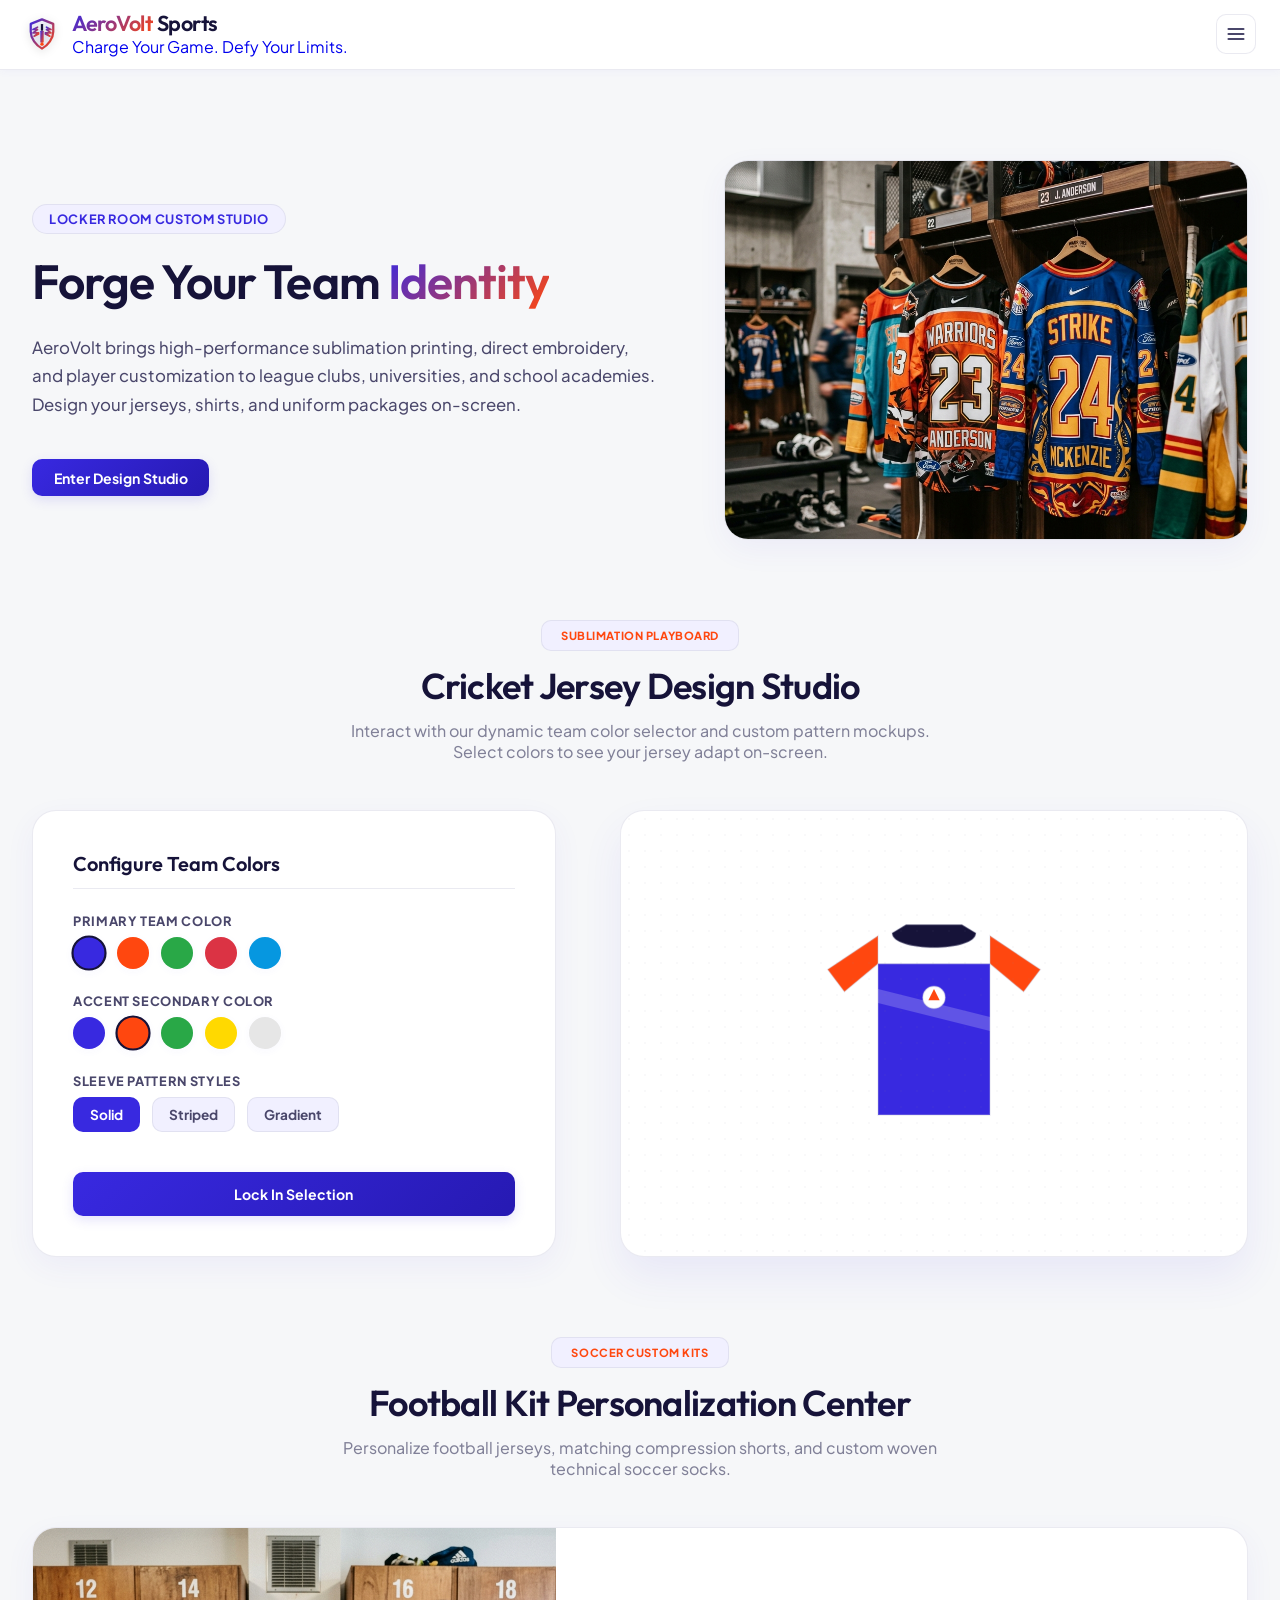
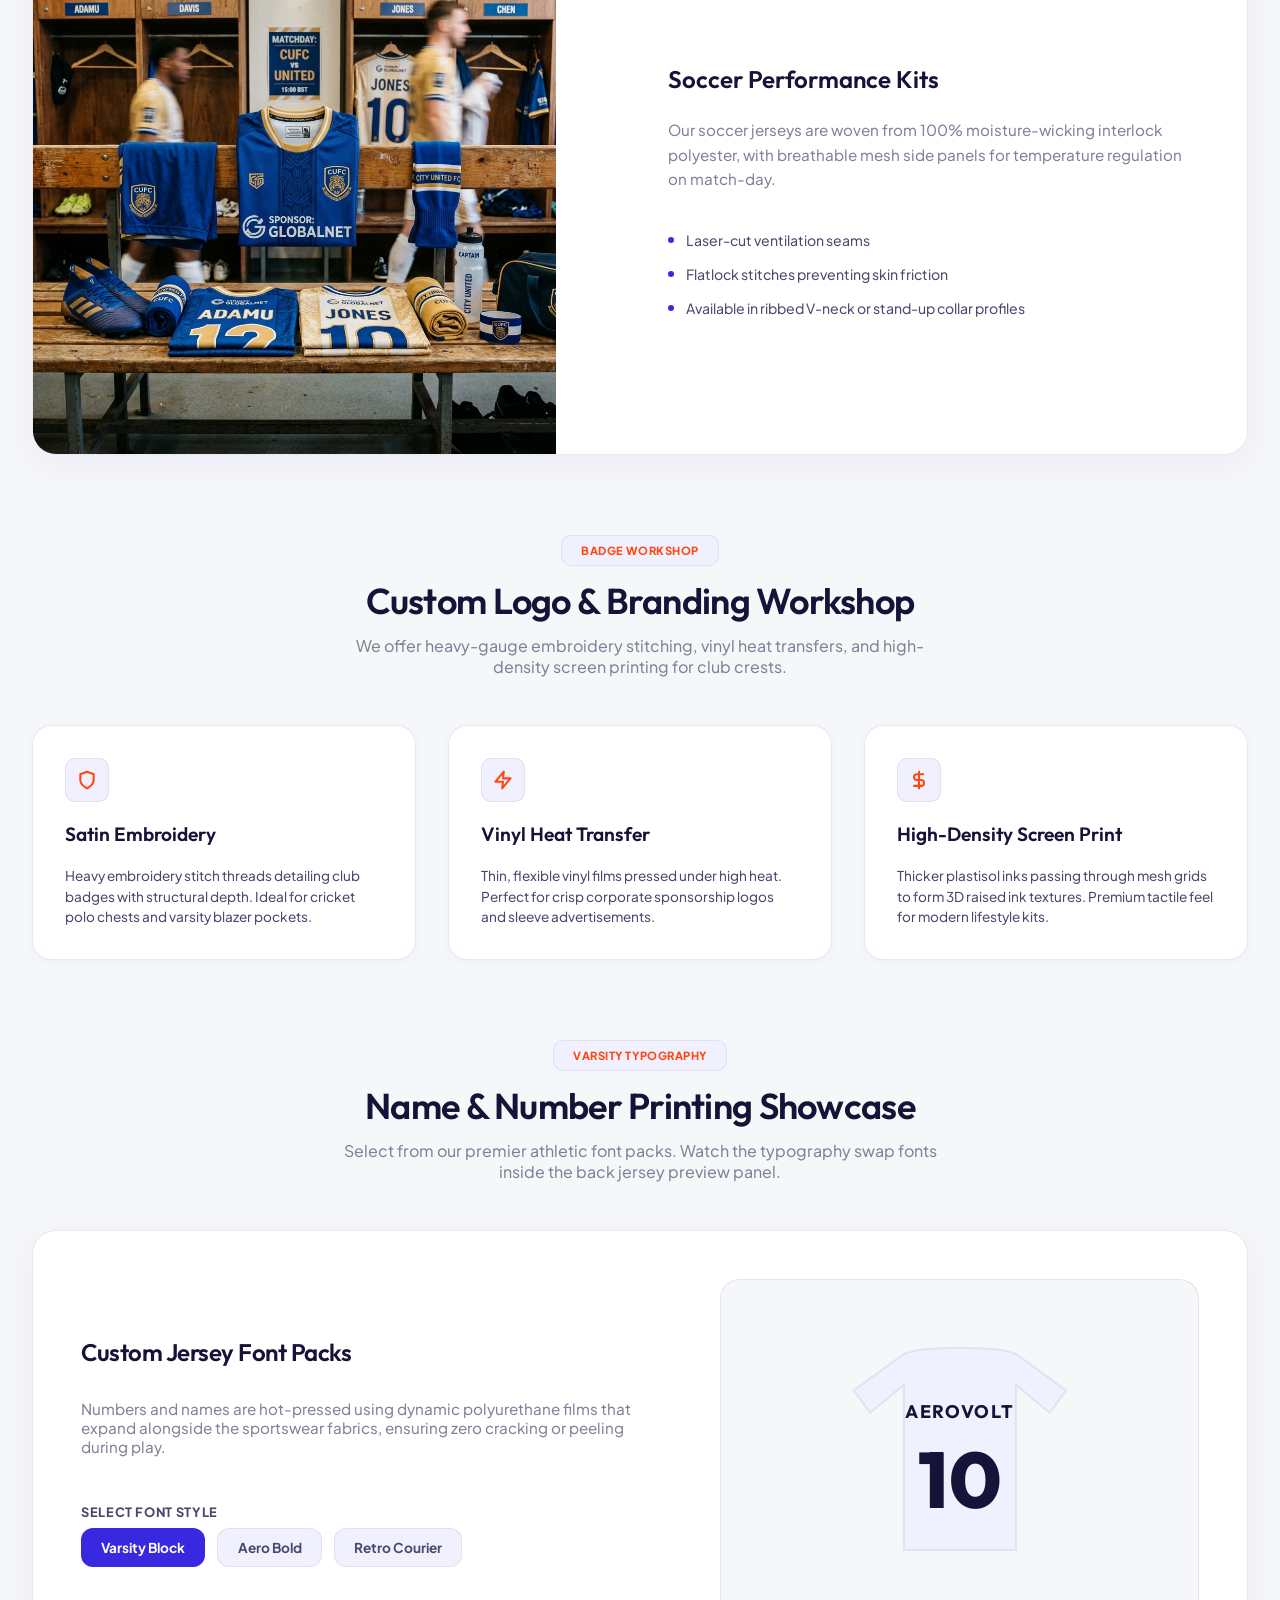
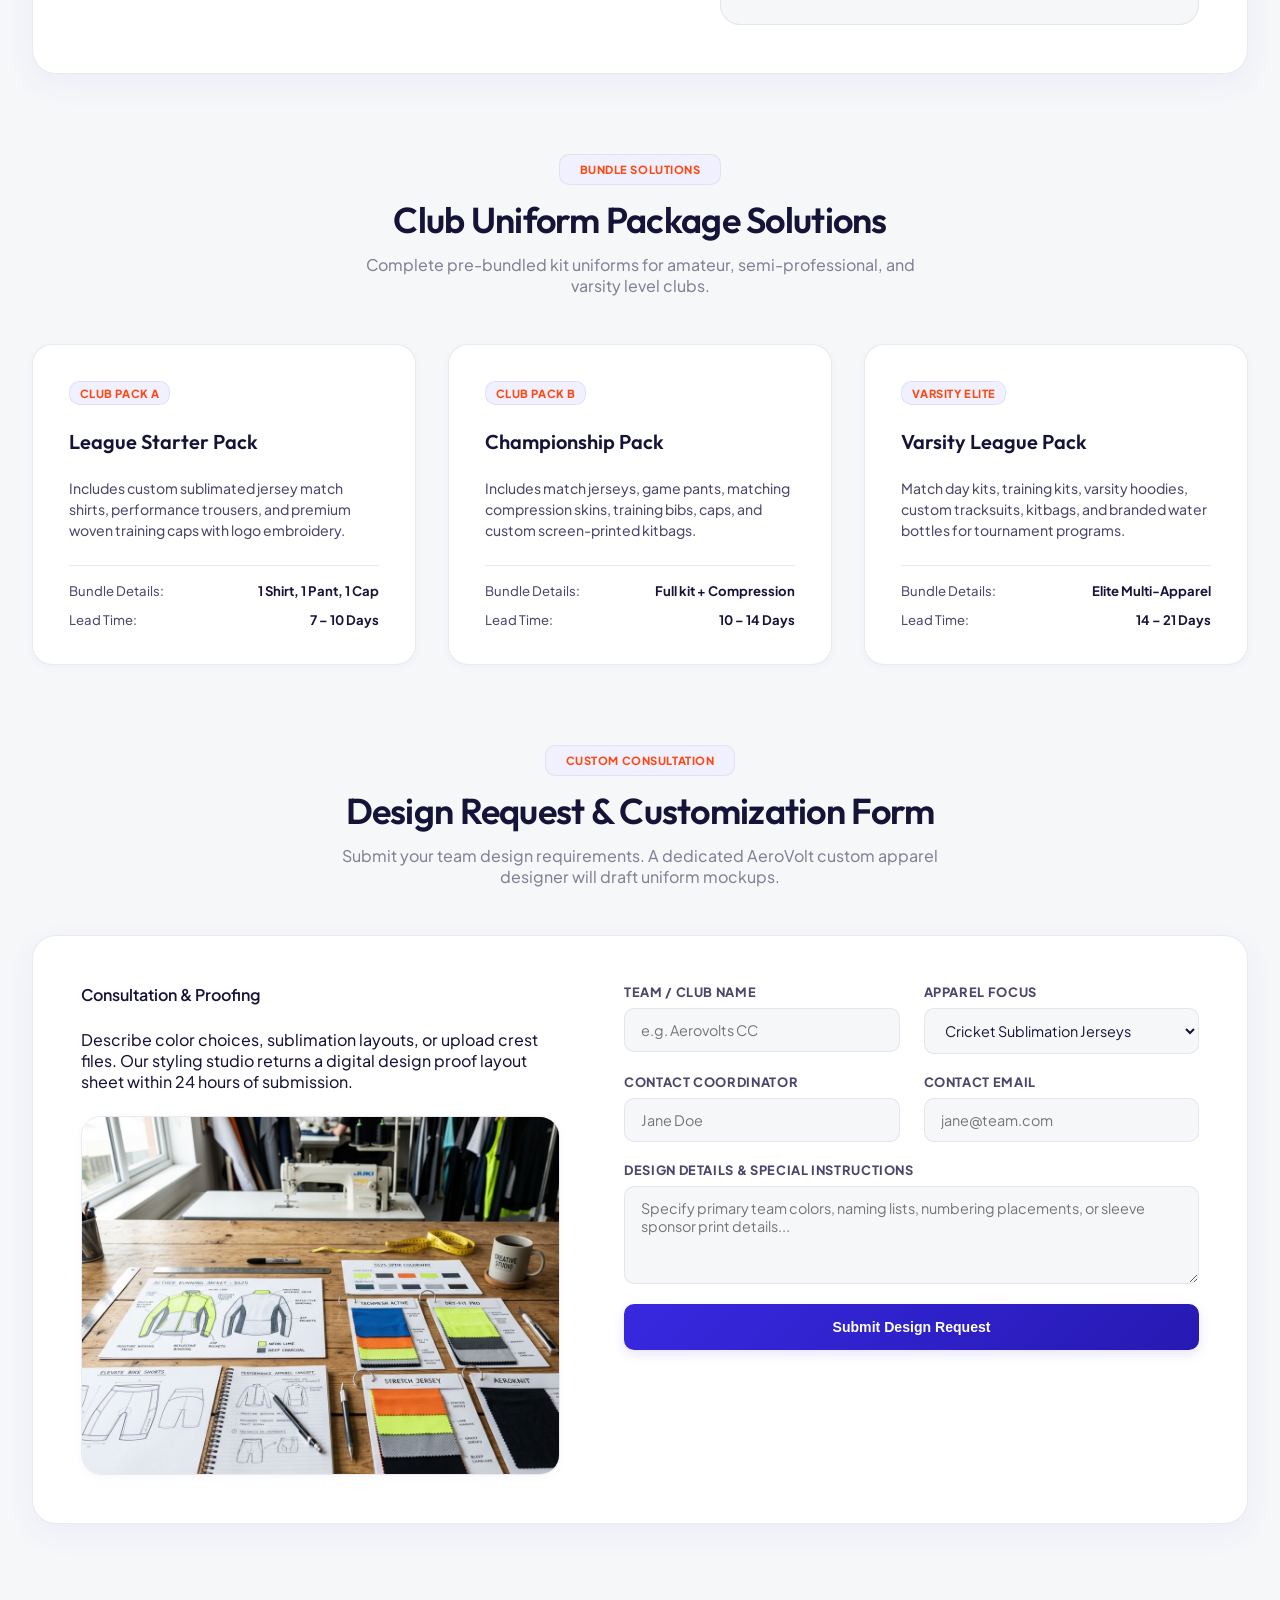
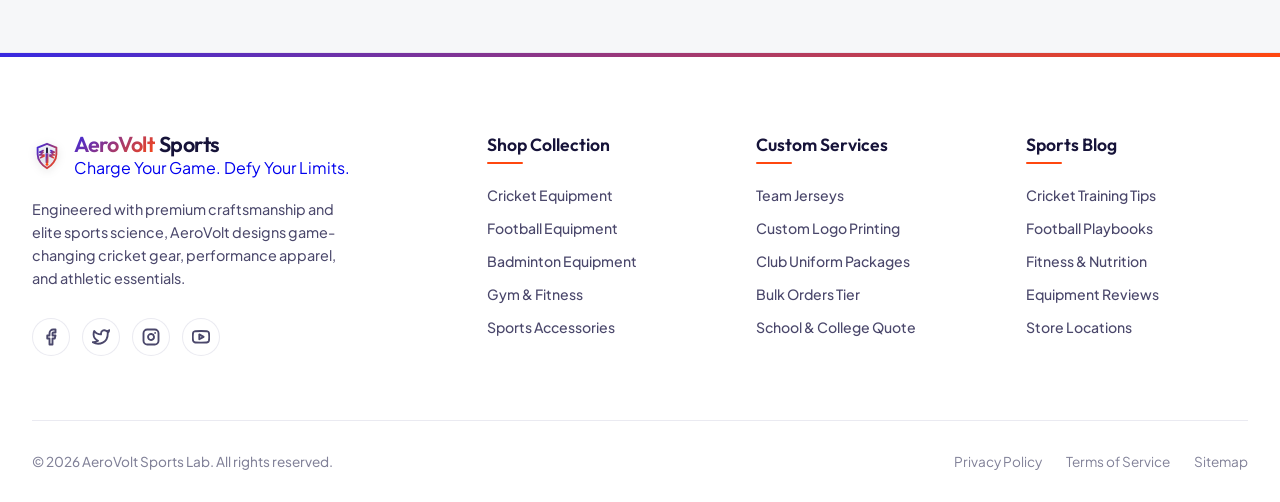
<file: customization.html>
<!DOCTYPE html>
<html lang="en" data-theme="light" dir="ltr">
<head>
    <meta charset="UTF-8">
    <meta name="viewport" content="width=device-width, initial-scale=1.0">
    <meta name="description" content="AeroVolt Team Customization Studio - Design custom cricket jerseys, football kits, embroidery logos, and player name/number printing.">
    <title>Team Customization Studio - AeroVolt Sports</title>
    
    <!-- Google Fonts: Outfit (headings), Plus Jakarta Sans (UI elements), Poppins (Customization Page contents) -->
    <link rel="preconnect" href="https://fonts.googleapis.com">
    <link rel="preconnect" href="https://fonts.gstatic.com" crossorigin>
    <link href="https://fonts.googleapis.com/css2?family=Outfit:wght@400;500;600;700;800&family=Plus+Jakarta+Sans:wght@300;400;500;600;700;800&family=Poppins:wght@300;400;500;600;700;800&display=swap" rel="stylesheet">
    
    <style>
        /* ----------------------------------------------------
           1. DESIGN SYSTEM & CSS VARIABLES (Matches navbar.html)
        ---------------------------------------------------- */
        :root[data-theme="light"] {
            --bg-page: hsl(220, 20%, 97%);
            --bg-navbar: hsla(220, 20%, 97%, 0.85);
            --bg-card: hsl(0, 0%, 100%);
            --bg-hover: hsl(245, 100%, 97%);
            --bg-dropdown: hsla(0, 0%, 100%, 0.92);
            
            --text-primary: hsl(245, 50%, 15%);
            --text-secondary: hsl(245, 20%, 35%);
            --text-muted: hsl(240, 10%, 55%);
            
            --primary: hsl(245, 75%, 52%);
            --primary-hover: hsl(245, 75%, 45%);
            --primary-glow: rgba(79, 70, 229, 0.15);
            
            --accent: hsl(14, 100%, 53%); /* Sunset Orange */
            --accent-glow: rgba(249, 115, 22, 0.2);
            
            --border: hsla(245, 20%, 80%, 0.35);
            --border-hover: hsla(245, 20%, 70%, 0.5);
            --shadow-sm: 0 2px 8px rgba(79, 70, 229, 0.04);
            --shadow-md: 0 10px 30px rgba(79, 70, 229, 0.06);
            --shadow-lg: 0 20px 40px rgba(79, 70, 229, 0.08);
            
            --glass-blur: 16px;
        }

        :root[data-theme="dark"] {
            --bg-page: hsl(240, 35%, 6%);
            --bg-navbar: hsla(240, 35%, 6%, 0.85);
            --bg-card: hsl(240, 25%, 11%);
            --bg-hover: hsl(245, 30%, 18%);
            --bg-dropdown: hsla(240, 25%, 11%, 0.92);
            
            --text-primary: hsl(210, 40%, 98%);
            --text-secondary: hsl(240, 15%, 80%);
            --text-muted: hsl(240, 10%, 65%);
            
            --primary: hsl(245, 90%, 65%);
            --primary-hover: hsl(245, 90%, 72%);
            --primary-glow: rgba(129, 140, 248, 0.25);
            
            --accent: hsl(14, 100%, 55%); /* Neon Sunset Orange */
            --accent-glow: rgba(249, 115, 22, 0.25);
            
            --border: hsla(245, 20%, 25%, 0.4);
            --border-hover: hsla(245, 20%, 35%, 0.5);
            --shadow-sm: 0 2px 8px rgba(0, 0, 0, 0.2);
            --shadow-md: 0 10px 30px rgba(0, 0, 0, 0.3);
            --shadow-lg: 0 20px 40px rgba(0, 0, 0, 0.4);
            
            --glass-blur: 16px;
        }

        /* Base Resets */
        *, *::before, *::after {
            box-sizing: border-box;
            margin: 0;
            padding: 0;
            transition: background-color 0.3s ease, border-color 0.3s ease, color 0.3s ease, box-shadow 0.3s ease;
        }

        body {
            font-family: 'Plus Jakarta Sans', sans-serif;
            background-color: var(--bg-page);
            color: var(--text-primary);
            min-height: 100vh;
            overflow-x: hidden;
            display: flex;
            flex-direction: column;
        }

        /* ----------------------------------------------------
           2. HEADER & NAVIGATION BAR
        ---------------------------------------------------- */
        .header {
            position: fixed;
            top: 0;
            inset-inline-start: 0;
            width: 100%;
            z-index: 1000;
            background-color: var(--bg-navbar);
            backdrop-filter: blur(var(--glass-blur));
            -webkit-backdrop-filter: blur(var(--glass-blur));
            border-bottom: 1px solid var(--border);
            box-shadow: var(--shadow-sm);
        }

        .nav-container {
            max-width: 1440px;
            margin: 0 auto;
            padding: 0.75rem 2rem;
            display: grid;
            grid-template-columns: 1fr auto 1fr;
            align-items: center;
            position: relative;
        }

        .logo-section {
            display: flex;
            align-items: center;
            gap: 0.75rem;
            text-decoration: none;
            flex-shrink: 0;
            justify-self: start;
            transition: transform 0.3s ease;
        }

        .logo-section:hover .logo-badge {
            transform: translateY(-2px) rotate(-3deg) scale(1.05);
            filter: drop-shadow(0 4px 12px var(--primary-glow));
        }

        .logo-section:hover .logo-title span.highlight {
            filter: brightness(1.1);
        }

        #main-navigation {
            justify-self: center;
        }

        .logo-badge {
            display: flex;
            align-items: center;
            justify-content: center;
            filter: drop-shadow(0 2px 4px rgba(0, 0, 0, 0.15));
            animation: bounce-slow 4s infinite ease-in-out;
        }

        .logo-text-wrapper {
            display: flex;
            flex-direction: column;
            align-items: flex-start;
        }

        .logo-title {
            font-family: 'Outfit', sans-serif;
            font-size: 1.35rem;
            font-weight: 800;
            color: var(--text-primary);
            line-height: 1.1;
            letter-spacing: -0.02em;
            display: flex;
            align-items: center;
            gap: 0.25rem;
        }

        .logo-title span.highlight {
            background: linear-gradient(135deg, var(--primary), var(--accent));
            -webkit-background-clip: text;
            -webkit-text-fill-color: transparent;
        }

        /* Center Navigation Menu */
        .nav-menu {
            display: flex !important;
            align-items: center !important;
            gap: 0.15rem !important;
            list-style: none !important;
            margin: 0 !important;
            padding: 0 !important;
        }

        .nav-item {
            position: relative;
        }

        .nav-link {
            display: flex;
            align-items: center;
            gap: 0.35rem;
            font-size: 0.82rem;
            font-weight: 700;
            color: var(--text-secondary);
            text-decoration: none;
            padding: 0.4rem 0.55rem;
            border-radius: 8px;
            cursor: pointer;
            position: relative;
            white-space: nowrap;
        }

        .nav-link::after {
            content: '';
            position: absolute;
            bottom: 2px;
            left: 50%;
            width: 0;
            height: 2px;
            background: linear-gradient(90deg, var(--primary), var(--accent));
            transition: width 0.3s cubic-bezier(0.25, 0.8, 0.25, 1), left 0.3s cubic-bezier(0.25, 0.8, 0.25, 1);
            border-radius: 2px;
            pointer-events: none;
        }

        .nav-link:hover::after,
        .nav-item.active .nav-link::after {
            width: 70%;
            left: 15%;
        }

        .nav-link:hover, .nav-item.active .nav-link {
            color: var(--primary);
            background-color: var(--bg-hover);
        }

        .nav-link svg.arrow-icon {
            width: 12px;
            height: 12px;
            transition: transform 0.2s ease;
            stroke-width: 3px;
        }

        .nav-item:hover .nav-link svg.arrow-icon {
            transform: translateY(1px);
        }

        /* Dropdown Menus */
        .dropdown-menu {
            position: absolute;
            top: 100%;
            inset-inline-start: 0;
            margin-top: 0.5rem;
            background-color: var(--bg-dropdown);
            backdrop-filter: blur(12px);
            -webkit-backdrop-filter: blur(12px);
            border: 1px solid var(--border);
            border-radius: 12px;
            box-shadow: var(--shadow-md);
            min-width: 150px;
            opacity: 0;
            visibility: hidden;
            transform: translateY(10px) scale(0.98);
            transition: transform 0.25s cubic-bezier(0.16, 1, 0.3, 1), opacity 0.25s ease, visibility 0.25s ease;
            z-index: 100;
            overflow: hidden;
            padding: 0.4rem;
        }

        .dropdown-menu::before {
            content: '';
            position: absolute;
            top: 0;
            left: 0;
            width: 100%;
            height: 3px;
            background: linear-gradient(90deg, var(--primary), var(--accent));
            z-index: 2;
        }

        .nav-item:hover .dropdown-menu {
            opacity: 1;
            visibility: visible;
            transform: translateY(0) scale(1);
        }

        .dropdown-item {
            display: block;
            padding: 0.5rem 0.75rem;
            font-size: 0.85rem;
            font-weight: 600;
            color: var(--text-secondary);
            text-decoration: none;
            border-radius: 6px;
            transition: all 0.2s ease;
            white-space: nowrap;
        }

        .dropdown-item:hover {
            color: var(--primary);
            background-color: var(--bg-hover);
            transform: translateX(4px);
        }

        [dir="rtl"] .dropdown-item:hover {
            transform: translateX(-4px);
        }

        /* Right Actions Layout */
        .actions-section {
            display: flex;
            align-items: center;
            gap: 0.75rem;
            flex-shrink: 0;
            justify-self: end;
        }

        /* Utility Toggle Buttons */
        .action-btn {
            background: none;
            border: 1px solid var(--border);
            border-radius: 10px;
            color: var(--text-secondary);
            cursor: pointer;
            display: flex;
            align-items: center;
            justify-content: center;
            width: 40px;
            height: 40px;
            position: relative;
            overflow: hidden;
            font-family: inherit;
            font-size: 0.8rem;
            font-weight: 700;
        }

        .action-btn:hover {
            border-color: var(--border-hover);
            color: var(--primary);
            background-color: var(--bg-hover);
            transform: translateY(-1px);
        }

        .action-btn:active {
            transform: translateY(0);
        }

        /* Dark Mode Button Icon Switcher */
        .theme-toggle svg {
            width: 20px;
            height: 20px;
            position: absolute;
            transition: transform 0.5s cubic-bezier(0.34, 1.56, 0.64, 1), opacity 0.3s ease;
        }

        .theme-toggle .sun-icon {
            opacity: 1;
            transform: rotate(0deg) scale(1);
        }

        .theme-toggle .moon-icon {
            opacity: 0;
            transform: rotate(-90deg) scale(0);
        }

        :root[data-theme="dark"] .theme-toggle .sun-icon {
            opacity: 0;
            transform: rotate(90deg) scale(0);
        }

        :root[data-theme="dark"] .theme-toggle .moon-icon {
            opacity: 1;
            transform: rotate(0deg) scale(1);
        }

        /* RTL Toggle Button */
        .rtl-toggle svg {
            width: 20px;
            height: 20px;
            transition: transform 0.3s ease;
        }

        .rtl-toggle:hover svg {
            animation: swap-arrow-slide 0.6s ease-in-out infinite alternate;
        }

        [dir="rtl"] .rtl-toggle:hover svg {
            animation: swap-arrow-slide-rtl 0.6s ease-in-out infinite alternate;
        }

        /* Login Button */
        .login-btn {
            display: flex;
            align-items: center;
            gap: 0.5rem;
            background: linear-gradient(135deg, var(--primary), hsl(245, 75%, 40%));
            color: #ffffff;
            border: none;
            padding: 0.6rem 1.35rem;
            border-radius: 10px;
            font-size: 0.88rem;
            font-weight: 700;
            cursor: pointer;
            box-shadow: 0 4px 12px var(--primary-glow);
            text-decoration: none;
        }

        .login-btn:hover {
            box-shadow: 0 6px 18px var(--primary-glow);
            transform: translateY(-1.5px);
            filter: brightness(1.08);
        }

        .login-btn:active {
            transform: translateY(0);
        }

        .login-btn svg {
            width: 16px;
            height: 16px;
            stroke-width: 2.5;
        }

        /* Mobile Hamburger & Menu */
        .hamburger {
            display: none;
            flex-direction: column;
            justify-content: space-between;
            width: 22px;
            height: 18px;
            background: none;
            border: none;
            cursor: pointer;
            padding: 0;
            z-index: 1100;
            position: relative;
        }

        .hamburger span {
            width: 100%;
            height: 2.5px;
            background-color: var(--text-primary);
            border-radius: 4px;
            transition: all 0.3s cubic-bezier(0.645, 0.045, 0.355, 1);
        }

        .hamburger.active span:nth-child(1) {
            transform: translateY(8px) rotate(45deg);
        }

        .hamburger.active span:nth-child(2) {
            opacity: 0;
            transform: translateX(-20px);
        }

        .hamburger.active span:nth-child(3) {
            transform: translateY(-8px) rotate(-45deg);
        }

        /* Drawer Dark Overlay Backdrop */
        .drawer-overlay {
            position: fixed;
            top: 0;
            left: 0;
            width: 100%;
            height: 100vh;
            background-color: rgba(0, 0, 0, 0.4);
            z-index: 1040;
            opacity: 0;
            visibility: hidden;
            transition: opacity 0.3s ease, visibility 0.3s ease;
        }
        
        .drawer-overlay.active {
            opacity: 1;
            visibility: visible;
        }

        .drawer-actions-item-wrapper,
        .drawer-header-item {
            display: none;
        }

        /* ----------------------------------------------------
           3. MAIN CONTAINER / DEMO BODY
        ---------------------------------------------------- */
        .demo-body {
            margin-top: 80px; /* offset navbar height */
            flex-grow: 1;
            display: flex;
            flex-direction: column;
        }



        /* ----------------------------------------------------
           4. RESPONSIVE MEDIA QUERIES (COLLAPSE AT 1320PX)
        ---------------------------------------------------- */
        @media (max-width: 1320px) {
            .header {
                backdrop-filter: none !important;
                -webkit-backdrop-filter: none !important;
                background-color: var(--bg-card);
                z-index: 1060;
            }

            .nav-container {
                padding: 0.75rem 1.5rem;
                display: flex;
                justify-content: space-between;
            }

            /* Toggle desktop menu hiding, hamburger showing */
            .hamburger {
                display: flex;
            }

            .hamburger.active {
                display: none !important;
            }

            .nav-menu {
                position: fixed;
                top: 0;
                inset-inline-end: -320px;
                width: 320px;
                height: 100vh;
                background-color: var(--bg-card);
                border-inline-start: 1px solid var(--border);
                box-shadow: var(--shadow-lg);
                flex-direction: column;
                align-items: stretch;
                padding: 0;
                gap: 0;
                z-index: 1050;
                transition: inset-inline-end 0.4s cubic-bezier(0.16, 1, 0.3, 1), visibility 0.4s cubic-bezier(0.16, 1, 0.3, 1);
                visibility: hidden;
                display: flex;
                overflow-y: auto;
            }

            .nav-menu.active {
                inset-inline-end: 0;
                visibility: visible;
            }

            .drawer-header-item {
                display: block;
                width: 100%;
                border-bottom: 1px solid var(--border);
                margin-bottom: 1rem;
            }

            .drawer-header {
                display: flex;
                align-items: center;
                justify-content: space-between;
                padding: 1.25rem 1.5rem;
                background-color: var(--bg-card);
            }

            .drawer-close-btn {
                background: none;
                border: none;
                color: var(--text-secondary);
                cursor: pointer;
                display: flex;
                align-items: center;
                justify-content: center;
                width: 32px;
                height: 32px;
                transition: all 0.2s ease;
                padding: 0;
            }

            .drawer-close-btn:hover {
                color: var(--primary);
                transform: scale(1.1);
            }

            .drawer-close-btn svg {
                width: 24px;
                height: 24px;
            }

            .nav-item {
                width: 100%;
                padding: 0 1.5rem;
            }

            .nav-link {
                justify-content: space-between;
                width: 100%;
                padding: 0.85rem 0;
                font-size: 0.95rem;
                border-bottom: 1px solid hsla(215, 20%, 80%, 0.1);
            }

            /* Submenu in mobile view acts as accordion */
            .dropdown-menu {
                position: static;
                display: none;
                width: 100%;
                opacity: 1;
                visibility: visible;
                transform: none;
                box-shadow: none;
                border: none;
                background-color: var(--bg-hover);
                padding: 0.25rem 0.5rem 0.5rem 0.5rem;
                margin-top: 0.25rem;
            }

            /* Disable desktop floating borders and underlines on mobile drawer */
            .nav-link::after,
            .dropdown-menu::before {
                display: none !important;
            }

            .nav-item.mobile-open .dropdown-menu {
                display: block;
            }

            .nav-item.mobile-open .nav-link svg.arrow-icon {
                transform: rotate(180deg);
            }

            .dropdown-item {
                padding: 0.6rem 1rem;
            }

            .actions-section {
                gap: 0.5rem;
            }

            .actions-section .theme-toggle,
            .actions-section .rtl-toggle,
            .actions-section .login-btn {
                display: none;
            }

            .drawer-actions-item-wrapper {
                display: block;
                margin-top: auto;
                padding: 1.5rem;
            }

            .drawer-divider {
                height: 1px;
                background-color: var(--border);
                margin-bottom: 1.5rem;
                opacity: 0.5;
            }

            .drawer-actions {
                display: flex;
                flex-direction: column;
                gap: 1rem;
                width: 100%;
            }

            .drawer-toggles-row {
                display: flex;
                align-items: center;
                justify-content: space-between;
                gap: 0.75rem;
                width: 100%;
            }

            .drawer-toggles-row .action-btn {
                flex: 1 !important;
                height: 44px !important;
                border-radius: 10px !important;
                border: 1px solid var(--border) !important;
                background-color: var(--bg-card) !important;
                color: var(--text-secondary) !important;
                display: flex !important;
                align-items: center !important;
                justify-content: center !important;
                position: relative;
                cursor: pointer;
                transition: all 0.3s ease;
                width: auto !important;
            }

            .drawer-toggles-row .action-btn:hover {
                border-color: var(--primary);
                background-color: var(--bg-hover);
                color: var(--primary);
            }

            .drawer-login-btn {
                width: 100% !important;
                height: 46px !important;
                justify-content: center !important;
                background: linear-gradient(135deg, var(--accent), hsl(350, 90%, 55%)) !important;
                box-shadow: 0 4px 15px var(--accent-glow) !important;
                border-radius: 10px !important;
                font-size: 0.95rem !important;
                font-weight: 700 !important;
                color: #ffffff !important;
                border: none !important;
                display: flex !important;
                align-items: center !important;
                gap: 0.5rem !important;
                transition: all 0.3s ease;
            }

            .drawer-login-btn:hover {
                box-shadow: 0 6px 20px rgba(249, 115, 22, 0.4) !important;
                transform: translateY(-1px);
                filter: brightness(1.05);
            }
        }

        @media (max-width: 580px) {
            .logo-tagline {
                display: none;
            }

            .logo-title {
                font-size: 1.15rem;
            }
        }

        /* ----------------------------------------------------
           3.5. CUSTOMIZATION STUDIO STYLING
        ---------------------------------------------------- */
        .custom-body {
            display: flex;
            flex-direction: column;
            gap: 5rem;
            padding: 5rem 2rem;
            max-width: 1440px;
            margin: 0 auto;
            width: 100%;
            box-sizing: border-box;
        }
        .custom-hero-grid {
            display: grid;
            grid-template-columns: 1.2fr 1fr;
            gap: 4rem;
            align-items: center;
        }
        .custom-hero-text {
            display: flex;
            flex-direction: column;
            align-items: flex-start;
            text-align: start;
        }
        .custom-badge {
            display: inline-flex;
            align-items: center;
            gap: 0.5rem;
            background-color: var(--bg-hover);
            border: 1px solid var(--border);
            padding: 0.4rem 1rem;
            border-radius: 20px;
            font-size: 0.8rem;
            font-weight: 700;
            color: var(--primary);
            text-transform: uppercase;
            letter-spacing: 0.05em;
            margin-bottom: 1.25rem;
            width: fit-content;
            max-width: 100%;
            flex-wrap: wrap;
        }
        .custom-hero-title {
            font-family: 'Outfit', sans-serif;
            font-size: 3rem;
            font-weight: 850;
            color: var(--text-primary);
            line-height: 1.15;
            margin-bottom: 1.5rem;
            letter-spacing: -0.02em;
        }
        .custom-hero-desc {
            font-size: 1.05rem;
            color: var(--text-secondary);
            line-height: 1.7;
            margin-bottom: 2.5rem;
            text-align: start;
        }
        .custom-hero-visual {
            position: relative;
            height: 380px;
            border-radius: 24px;
            overflow: hidden;
            box-shadow: var(--shadow-md);
            border: 1px solid var(--border);
        }
        .custom-hero-visual img {
            width: 100% !important;
            height: 100% !important;
            object-fit: cover !important;
        }

        .studio-grid {
            display: grid;
            grid-template-columns: 1fr 1.2fr;
            gap: 4rem;
            align-items: center;
        }
        .studio-controls {
            background-color: var(--bg-card);
            border: 1px solid var(--border);
            border-radius: 24px;
            padding: 2.5rem;
            box-shadow: var(--shadow-md);
            display: flex;
            flex-direction: column;
            gap: 1.5rem;
            text-align: start;
        }
        .studio-controls h4 {
            font-family: 'Outfit', sans-serif;
            font-size: 1.25rem;
            font-weight: 800;
            color: var(--text-primary);
            border-bottom: 1px solid var(--border);
            padding-bottom: 0.75rem;
        }
        .selector-row {
            display: flex;
            flex-direction: column;
            gap: 0.5rem;
        }
        .selector-row label {
            font-size: 0.8rem;
            font-weight: 750;
            color: var(--text-secondary);
            text-transform: uppercase;
            letter-spacing: 0.05em;
        }
        .color-options-row {
            display: flex;
            gap: 0.75rem;
            flex-wrap: wrap;
        }
        .color-swatch-btn {
            width: 32px;
            height: 32px;
            border-radius: 50%;
            border: 2px solid transparent;
            cursor: pointer;
            transition: all 0.2s ease;
            box-shadow: var(--shadow-sm);
        }
        .color-swatch-btn:hover {
            transform: scale(1.1);
        }
        .color-swatch-btn.active {
            border-color: var(--text-primary);
            transform: scale(1.1);
        }
        .pattern-options-row {
            display: flex;
            gap: 0.75rem;
            flex-wrap: wrap;
        }
        .pattern-btn {
            background-color: var(--bg-hover);
            border: 1px solid var(--border);
            color: var(--text-secondary);
            padding: 0.5rem 1rem;
            border-radius: 10px;
            font-family: inherit;
            font-size: 0.85rem;
            font-weight: 700;
            cursor: pointer;
            transition: all 0.2s ease;
        }
        .pattern-btn:hover, .pattern-btn.active {
            background-color: var(--primary);
            color: #ffffff;
            border-color: transparent;
        }
        .studio-preview {
            position: relative;
            background-color: var(--bg-card);
            border: 1px solid var(--border);
            border-radius: 24px;
            padding: 3rem;
            box-shadow: var(--shadow-lg);
            display: flex;
            align-items: center;
            justify-content: center;
            height: 100%;
            min-height: 350px;
            overflow: hidden;
        }
        .jersey-vector-box {
            width: 100%;
            max-width: 280px;
            height: auto;
        }
        .jersey-vector-box svg {
            width: 100%;
            height: auto;
        }

        .football-kit-card {
            background-color: var(--bg-card);
            border: 1px solid var(--border);
            border-radius: 24px;
            overflow: hidden;
            box-shadow: var(--shadow-md);
            display: grid;
            grid-template-columns: 1fr 1.2fr;
            gap: 4rem;
            align-items: center;
        }
        .football-kit-left {
            height: 100%;
            min-height: 350px;
            overflow: hidden;
        }
        .football-kit-left img {
            width: 100% !important;
            height: 100% !important;
            object-fit: cover !important;
        }
        .football-kit-right {
            padding: 3rem;
            display: flex;
            flex-direction: column;
            gap: 1.5rem;
            text-align: start;
        }
        .football-kit-right h4 {
            font-family: 'Outfit', sans-serif;
            font-size: 1.5rem;
            font-weight: 800;
            color: var(--text-primary);
        }
        .kit-specs-list {
            display: flex;
            flex-direction: column;
            gap: 1rem;
        }
        .kit-spec-node {
            display: flex;
            align-items: center;
            gap: 0.75rem;
            font-size: 0.88rem;
            color: var(--text-secondary);
        }
        .kit-spec-bullet {
            width: 6px;
            height: 6px;
            background-color: var(--primary);
            border-radius: 50%;
            flex-shrink: 0;
        }

        .logo-tech-grid {
            display: grid;
            grid-template-columns: repeat(3, 1fr);
            gap: 2rem;
        }
        .logo-tech-card {
            background-color: var(--bg-card);
            border: 1px solid var(--border);
            border-radius: 20px;
            padding: 2rem;
            box-shadow: var(--shadow-sm);
            text-align: start;
            display: flex;
            flex-direction: column;
            gap: 1.25rem;
            transition: all 0.3s ease;
        }
        .logo-tech-card:hover {
            transform: translateY(-5px);
            border-color: var(--primary);
            box-shadow: var(--shadow-md);
        }
        .logo-tech-card-icon {
            width: 44px;
            height: 44px;
            border-radius: 10px;
            background-color: var(--bg-hover);
            border: 1px solid var(--border);
            color: var(--accent);
            display: flex;
            align-items: center;
            justify-content: center;
        }
        .logo-tech-card-icon svg {
            width: 20px;
            height: 20px;
        }
        .logo-tech-title {
            font-family: 'Outfit', sans-serif;
            font-size: 1.2rem;
            font-weight: 800;
            color: var(--text-primary);
        }
        .logo-tech-body {
            font-size: 0.85rem;
            color: var(--text-secondary);
            line-height: 1.5;
        }

        .typo-panel-card {
            background-color: var(--bg-card);
            border: 1px solid var(--border);
            border-radius: 24px;
            padding: 3rem;
            box-shadow: var(--shadow-md);
            display: grid;
            grid-template-columns: 1.2fr 1fr;
            gap: 4rem;
            align-items: center;
        }
        .typo-left {
            display: flex;
            flex-direction: column;
            gap: 1.5rem;
            text-align: start;
        }
        .font-options-row {
            display: flex;
            gap: 0.75rem;
            flex-wrap: wrap;
        }
        .font-tab-btn {
            background-color: var(--bg-hover);
            border: 1px solid var(--border);
            color: var(--text-secondary);
            padding: 0.6rem 1.2rem;
            border-radius: 12px;
            font-family: inherit;
            font-size: 0.85rem;
            font-weight: 700;
            cursor: pointer;
            transition: all 0.2s ease;
        }
        .font-tab-btn:hover, .font-tab-btn.active {
            background-color: var(--primary);
            color: #ffffff;
            border-color: transparent;
        }
        .typo-right {
            position: relative;
            background-color: var(--bg-page);
            border: 1px solid var(--border);
            border-radius: 20px;
            padding: 2rem;
            display: flex;
            align-items: center;
            justify-content: center;
            min-height: 300px;
        }

        .packages-grid {
            display: grid;
            grid-template-columns: repeat(3, 1fr);
            gap: 2rem;
        }
        .package-pkg-card {
            background-color: var(--bg-card);
            border: 1px solid var(--border);
            border-radius: 20px;
            padding: 2.25rem;
            box-shadow: var(--shadow-sm);
            text-align: start;
            display: flex;
            flex-direction: column;
            gap: 1.5rem;
            transition: all 0.3s ease;
            position: relative;
        }
        .package-pkg-card:hover {
            transform: translateY(-5px);
            border-color: var(--primary);
            box-shadow: var(--shadow-md);
        }
        .package-card-price {
            font-size: 0.7rem;
            font-weight: 750;
            color: var(--accent);
            text-transform: uppercase;
            letter-spacing: 0.05em;
            background-color: var(--bg-hover);
            border: 1px solid var(--border);
            padding: 0.25rem 0.6rem;
            border-radius: 10px;
            width: fit-content;
        }
        .school-card-title {
            font-family: 'Outfit', sans-serif;
            font-size: 1.25rem;
            font-weight: 800;
            color: var(--text-primary);
        }
        .school-card-body {
            font-size: 0.88rem;
            color: var(--text-secondary);
            line-height: 1.5;
            flex-grow: 1;
        }
        .school-card-specs {
            display: flex;
            flex-direction: column;
            gap: 0.75rem;
            border-top: 1px solid var(--border);
            padding-top: 1rem;
        }
        .spec-item {
            display: flex;
            justify-content: space-between;
            font-size: 0.82rem;
            color: var(--text-secondary);
        }
        .spec-item span {
            font-weight: 500;
        }
        .spec-item strong {
            color: var(--text-primary);
            font-weight: 700;
        }

        .custom-form-card {
            background-color: var(--bg-card);
            border: 1px solid var(--border);
            border-radius: 24px;
            padding: 3rem;
            box-shadow: var(--shadow-md);
            display: grid;
            grid-template-columns: 1fr 1.2fr;
            gap: 4rem;
            align-items: flex-start;
        }
        .custom-form-info {
            display: flex;
            flex-direction: column;
            gap: 1.5rem;
        }
        .custom-form-visual {
            border-radius: 20px;
            overflow: hidden;
            box-shadow: var(--shadow-sm);
            border: 1px solid var(--border);
            aspect-ratio: 4/3;
            width: 100%;
            height: auto;
        }
        .custom-form-visual img {
            width: 100% !important;
            height: 100% !important;
            object-fit: cover !important;
        }
        .enquiry-form {
            display: flex;
            flex-direction: column;
            gap: 1.25rem;
            text-align: start;
        }
        .form-row {
            display: grid;
            grid-template-columns: 1fr 1fr;
            gap: 1.5rem;
        }
        .form-group {
            display: flex;
            flex-direction: column;
            gap: 0.5rem;
        }
        .form-group label {
            font-size: 0.8rem;
            font-weight: 750;
            color: var(--text-secondary);
            text-transform: uppercase;
            letter-spacing: 0.05em;
        }
        .form-group input, .form-group select, .form-group textarea {
            background-color: var(--bg-page);
            border: 1px solid var(--border);
            padding: 0.75rem 1rem;
            border-radius: 10px;
            font-family: inherit;
            font-size: 0.9rem;
            color: var(--text-primary);
            outline: none;
            transition: border-color 0.25s ease;
        }
        .form-group input:focus, .form-group select:focus, .form-group textarea:focus {
            border-color: var(--primary);
        }

        /* Section 8: Responsive */
        @media (max-width: 1024px) {
            .custom-body {
                gap: 4rem;
            }

            .custom-hero-grid,
            .studio-grid,
            .football-kit-card,
            .typo-panel-card,
            .custom-form-card {
                grid-template-columns: 1fr !important;
                gap: 2.5rem !important;
            }

            .football-kit-left {
                height: 280px !important;
                min-height: auto !important;
            }

            .logo-tech-grid,
            .packages-grid {
                grid-template-columns: repeat(2, 1fr) !important;
                gap: 2rem !important;
            }
        }

        @media (max-width: 768px) {
            .logo-tech-grid,
            .packages-grid {
                grid-template-columns: 1fr !important;
                gap: 1.5rem !important;
            }

            .form-row {
                grid-template-columns: 1fr !important;
            }

            .studio-controls,
            .studio-preview,
            .football-kit-right,
            .typo-panel-card,
            .custom-form-card {
                padding: 2rem !important;
            }
        }

        @media (max-width: 480px) {
            .logo-title {
                font-size: 1rem !important;
            }

            .logo-badge svg {
                width: 28px !important;
                height: 28px !important;
            }

            .logo-section {
                gap: 0.5rem !important;
            }

            .nav-container {
                padding: 0.75rem 1rem !important;
            }

            .custom-badge,
            .blog-badge {
                font-size: 0.72rem !important;
                padding: 0.35rem 0.75rem !important;
                margin-bottom: 1rem !important;
            }

            .custom-hero-title {
                font-size: 1.65rem !important;
            }

            .custom-hero-desc {
                font-size: 0.88rem !important;
                margin-bottom: 1.5rem !important;
            }

            .studio-controls,
            .studio-preview,
            .football-kit-right,
            .typo-panel-card,
            .custom-form-card,
            .package-pkg-card,
            .logo-tech-card {
                padding: 1.25rem !important;
            }

            .color-swatch-btn {
                width: 28px !important;
                height: 28px !important;
            }

            .font-tab-btn {
                padding: 0.5rem 1rem !important;
                font-size: 0.78rem !important;
            }

            .jersey-vector-box {
                max-width: 200px !important;
            }

            .typo-right {
                min-height: 220px !important;
                padding: 1rem !important;
            }

            .custom-form-visual {
                height: 200px !important;
            }
        }

        @media (max-width: 360px) {
            .custom-hero-title {
                font-size: 1.45rem !important;
            }
        }

        @media (max-width: 320px) {
            .custom-hero-title {
                font-size: 1.30rem !important;
            }
        }

        /* ----------------------------------------------------
           5. SYSTEM KEYFRAMES & UTILITIES
        ---------------------------------------------------- */
        @keyframes bounce-slow {
            0%, 100% {
                transform: translateY(0) rotate(0deg);
            }
            50% {
                transform: translateY(-4px) rotate(5deg);
            }
        }

        /* ----------------------------------------------------
           6. FOOTER STYLING & RESPONSIVENESS
        ---------------------------------------------------- */
        .footer {
            background-color: var(--bg-card);
            border-top: 1px solid var(--border);
            padding: 5rem 2rem 2rem 2rem;
            position: relative;
            overflow: hidden;
            margin-top: auto;
        }

        .footer::before {
            content: '';
            position: absolute;
            top: 0;
            left: 0;
            width: 100%;
            height: 4px;
            background: linear-gradient(90deg, var(--primary), var(--accent));
            z-index: 2;
        }

        .footer-container {
            max-width: 1440px;
            margin: 0 auto;
            display: grid;
            grid-template-columns: 2.2fr 1.2fr 1.2fr 1.2fr;
            gap: 3rem;
            padding-bottom: 4rem;
        }

        .footer-col {
            display: flex;
            flex-direction: column;
            gap: 1.25rem;
            text-align: start;
        }

        .brand-col .brand-desc {
            font-size: 0.9rem;
            color: var(--text-secondary);
            line-height: 1.6;
            max-width: 320px;
        }

        .social-links {
            display: flex;
            align-items: center;
            gap: 0.75rem;
            margin-top: 0.5rem;
        }

        .social-icon {
            display: flex;
            align-items: center;
            justify-content: center;
            width: 38px;
            height: 38px;
            border-radius: 50%;
            border: 1px solid var(--border);
            color: var(--text-secondary);
            background-color: var(--bg-card);
            transition: all 0.3s cubic-bezier(0.4, 0, 0.2, 1);
            text-decoration: none;
        }

        .social-icon:hover {
            background: linear-gradient(135deg, var(--accent), hsl(350, 90%, 55%));
            color: #ffffff;
            border-color: transparent;
            transform: translateY(-3px);
            box-shadow: 0 4px 12px var(--accent-glow);
        }

        .social-icon svg {
            width: 18px;
            height: 18px;
        }

        .footer-title {
            font-family: 'Outfit', sans-serif;
            font-size: 1.1rem;
            font-weight: 700;
            color: var(--text-primary);
            position: relative;
            padding-bottom: 0.5rem;
        }

        .footer-title::after {
            content: '';
            position: absolute;
            bottom: 0;
            inset-inline-start: 0;
            width: 36px;
            height: 2px;
            background-color: var(--accent);
            border-radius: 2px;
        }

        .footer-links-list {
            list-style: none;
            display: flex;
            flex-direction: column;
            gap: 0.75rem;
        }

        .footer-link {
            color: var(--text-secondary);
            text-decoration: none;
            font-size: 0.88rem;
            font-weight: 500;
            transition: all 0.25s ease;
            display: inline-flex;
            align-items: center;
        }

        .footer-link:hover {
            color: var(--primary-hover);
            transform: translateX(4px);
        }

        [dir="rtl"] .footer-link:hover {
            transform: translateX(-4px);
        }

        .contact-info-item {
            display: inline-flex;
            align-items: flex-start;
            gap: 0.6rem;
            font-size: 0.88rem;
            color: var(--text-secondary);
            line-height: 1.5;
            text-align: start;
        }

        .contact-info-item svg.contact-icon-svg {
            width: 16px;
            height: 16px;
            color: var(--accent);
            flex-shrink: 0;
            margin-top: 0.15rem;
        }

        .footer-bottom {
            border-top: 1px solid var(--border);
            padding-top: 2rem;
        }

        .footer-bottom-container {
            max-width: 1440px;
            margin: 0 auto;
            display: flex;
            align-items: center;
            justify-content: space-between;
            flex-wrap: wrap;
            gap: 1rem;
        }

        .copyright-text {
            font-size: 0.85rem;
            color: var(--text-muted);
        }

        .footer-bottom-links {
            display: flex;
            align-items: center;
            gap: 1.5rem;
        }

        .footer-bottom-link {
            font-size: 0.85rem;
            color: var(--text-muted);
            text-decoration: none;
            transition: color 0.2s ease;
        }

        .footer-bottom-link:hover {
            color: var(--primary);
        }

                /* Responsive Footer Media Queries */
        @media (max-width: 1024px) {
            .footer-container {
                grid-template-columns: repeat(3, 1fr);
                gap: 2.5rem;
            }
            .brand-col {
                grid-column: span 3;
                text-align: center;
                align-items: center;
                margin-bottom: 1.5rem;
            }
            .brand-col .footer-desc {
                max-width: 600px;
                margin: 0.75rem auto 1.5rem auto;
            }
            .brand-col .social-links {
                justify-content: center;
            }
        }

        @media (max-width: 768px) {
            .footer {
                padding: 4rem 1.25rem 2rem 1.25rem;
            }
            .footer-container {
                grid-template-columns: 1fr;
                gap: 2.5rem;
            }
            .brand-col {
                grid-column: span 1;
                text-align: center;
                align-items: center;
                margin-bottom: 0;
            }
            .footer-col {
                text-align: center;
            }
            .footer-col ul {
                padding: 0;
            }
            .footer-col ul li {
                justify-content: center;
            }
            .footer-bottom-container {
                flex-direction: column;
                align-items: center;
                text-align: center;
                gap: 1rem;
            }
            .footer-bottom-links {
                justify-content: center;
                flex-wrap: wrap;
                gap: 1rem;
            }
        }

        /* ====================================================
           GLOBAL RESPONSIVENESS OVERRIDES
        ==================================================== */
        *, *::before, *::after {
            box-sizing: border-box !important;
        }
        
        html, body {
            max-width: 100% !important;
            overflow-x: hidden !important;
            width: 100% !important;
        }

        img, video, iframe {
            max-width: 100% !important;
            height: auto !important;
        }

        @media (max-width: 1024px) {
            .hero-grid, .telemetry-grid, .materials-grid, .calendar-grid, .radar-grid, .booking-grid, 
            .about-hero-grid, .collage-container, .why-diagonal-grid, .orbit-container, .location-section-grid,
            .custom-hero-grid, .custom-step-grid, .custom-benefits-grid, .bulk-hero-grid, .steps-grid, 
            .benefits-grid, .blog-hero-grid, .blog-featured-grid, .blog-archive-grid, .contact-hero-grid, 
            .contact-form-grid, .brands-hero-grid, .brands-showcase-grid,
            .accessories-grid, .athletes-flex-row, .audit-layout, .calendar-phase-specs, .catalog-grid, 
            .circle-spec-grid, .configurator-card, .flex-grid-wrapper, .grid-container, .material-layout, 
            .quiz-card, .quiz-row, .testimonial-card, .vault-hero-grid, .wizard-row {
                grid-template-columns: 1fr !important;
                gap: 2.5rem !important;
            }
            
            section, .home-section, .about-body, .custom-body, .orders-body, .blog-body, .contact-body, .brands-body {
                padding: 4rem 1.5rem !important;
            }

            /* Responsive Footer overrides (Laptop & Tablet viewports) */
            .footer-container {
                grid-template-columns: 1fr !important;
                gap: 2.5rem !important;
            }
            .brand-col {
                grid-column: span 1 !important;
                text-align: start !important;
                align-items: flex-start !important;
                margin-bottom: 0 !important;
            }
            .brand-col .footer-desc,
            .brand-col .brand-desc {
                margin-inline-start: 0 !important;
                margin-inline-end: auto !important;
                text-align: start !important;
            }
            .brand-col .social-links {
                justify-content: flex-start !important;
            }
            .footer-col {
                text-align: start !important;
            }
            .footer-col ul {
                padding: 0 !important;
            }
            .footer-col ul li {
                justify-content: flex-start !important;
            }
            .footer-bottom-container {
                flex-direction: column !important;
                align-items: flex-start !important;
                text-align: start !important;
                gap: 1rem !important;
            }
            .footer-bottom-links {
                justify-content: flex-start !important;
                flex-wrap: wrap !important;
                gap: 1rem !important;
            }
        }

        /* 768px Breakpoint (Tablets) */
        @media (max-width: 768px) {
            section, .home-section, .about-body, .custom-body, .orders-body, .blog-body, .contact-body, .brands-body {
                padding: 3rem 1.25rem !important;
            }
            
            h1, .hero-title-main {
                font-size: 2.5rem !important;
                line-height: 1.2 !important;
            }
            
            h2, .section-title {
                font-size: 1.85rem !important;
                line-height: 1.25 !important;
            }
            
            h3 {
                font-size: 1.5rem !important;
            }
            
            /* Navbar adjustments */
            .desktop-nav {
                display: none !important;
            }
            
            .mobile-hamburger {
                display: flex !important;
            }

            .logo-title {
                font-size: 1.15rem !important;
            }

            /* Responsive Footer overrides */
            .footer-container {
                grid-template-columns: 1fr !important;
                gap: 2.5rem !important;
            }
            .brand-col {
                grid-column: span 1 !important;
                text-align: start !important;
                align-items: flex-start !important;
                margin-bottom: 0 !important;
            }
            .brand-col .footer-desc,
            .brand-col .brand-desc {
                margin-inline-start: 0 !important;
                margin-inline-end: auto !important;
                text-align: start !important;
            }
            .brand-col .social-links {
                justify-content: flex-start !important;
            }
            .footer-col {
                text-align: start !important;
            }
            .footer-col ul {
                padding: 0 !important;
            }
            .footer-col ul li {
                justify-content: flex-start !important;
            }
            .footer-bottom-container {
                flex-direction: column !important;
                align-items: flex-start !important;
                text-align: start !important;
                gap: 1rem !important;
            }
            .footer-bottom-links {
                justify-content: flex-start !important;
                flex-wrap: wrap !important;
                gap: 1rem !important;
            }
        }

        /* 480px Breakpoint (Mobile Portrait) */
        @media (max-width: 480px) {
            section, .home-section, .about-body, .custom-body, .orders-body, .blog-body, .contact-body, .brands-body {
                padding: 2.5rem 1rem !important;
            }
            
            h1, .hero-title-main {
                font-size: 2rem !important;
            }
            
            h2, .section-title {
                font-size: 1.6rem !important;
            }
            
            .btn-primary, .btn-secondary, .btn-accent, button.btn-primary, button.btn-secondary {
                width: 100% !important;
                text-align: center;
                justify-content: center;
            }
            
            .social-links {
                justify-content: center;
                flex-wrap: wrap;
            }
            
            .logo-tagline {
                display: none !important;
            }

            /* Telemetry & Circular Selector & Orbit Alignments */
            .circular-selector-container, .orbit-visual-box {
                transform: scale(0.85) !important;
                margin: -1.5rem auto !important;
            }
            .telemetry-tabs {
                display: flex !important;
                flex-wrap: wrap !important;
                justify-content: center !important;
                gap: 0.5rem !important;
                margin-bottom: 1.5rem !important;
            }
            .tab-trigger {
                padding: 0.5rem 0.75rem !important;
                font-size: 0.75rem !important;
                flex: 1 1 calc(33.333% - 0.5rem) !important;
                min-width: 75px !important;
                text-align: center !important;
            }
            .telemetry-readouts {
                grid-template-columns: repeat(auto-fit, minmax(110px, 1fr)) !important;
                gap: 0.75rem !important;
            }
        }

        /* 320px Breakpoint (Small Mobile Screen) */
        @media (max-width: 320px) {
            section, .home-section, .about-body, .custom-body, .orders-body, .blog-body, .contact-body, .brands-body {
                padding: 2rem 0.75rem !important;
            }
            
            h1, .hero-title-main {
                font-size: 1.75rem !important;
            }
            
            h2, .section-title {
                font-size: 1.45rem !important;
            }

            .logo-title {
                font-size: 1rem !important;
            }
            
            /* Force absolute overflow prevention */
            * {
                word-wrap: break-word !important;
                overflow-wrap: break-word !important;
            }

            /* Telemetry & Circular Selector & Orbit Alignments */
            .circular-selector-container, .orbit-visual-box {
                transform: scale(0.75) !important;
                margin: -2.5rem auto !important;
            }
            .telemetry-dashboard {
                padding: 0.85rem !important;
            }
            .tab-trigger {
                font-size: 0.7rem !important;
                padding: 0.4rem 0.5rem !important;
            }
        }
    
        /* --- Injecting Missing Layout Styles --- */
        .locator-container {
            width: 100%;
        }

        .section-header {
            text-align: center;
            margin-bottom: 3rem;
            display: flex;
            flex-direction: column;
            align-items: center;
        }

        .blog-section-title, .orders-section-title {
            font-family: 'Outfit', sans-serif;
            font-size: 2.25rem;
            font-weight: 800;
            color: var(--text-primary);
            margin-bottom: 0.75rem;
            letter-spacing: -0.02em;
        }

        .blog-section-desc, .orders-hero-desc {
            font-size: 1rem;
            color: var(--text-muted);
            max-width: 600px;
            margin: 0 auto;
        }

        .blog-badge {
            display: inline-block;
            font-size: 0.7rem;
            font-weight: 750;
            color: var(--accent);
            text-transform: uppercase;
            letter-spacing: 0.05em;
            background-color: var(--bg-hover);
            border: 1px solid var(--border);
            padding: 0.25rem 0.6rem;
            border-radius: 10px;
            width: fit-content;
            margin-bottom: 0.75rem;
        }

        .glow-text {
            background: linear-gradient(135deg, var(--primary), var(--accent));
            -webkit-background-clip: text;
            -webkit-text-fill-color: transparent;
        }

        .rtl-icon, .logo-icon-svg {
            display: inline-block;
        }
    
        /* Hamburger custom SVG toggle button styling */
        .hamburger {
            align-items: center !important;
            justify-content: center !important;
            width: 40px !important;
            height: 40px !important;
            background-color: var(--bg-card) !important;
            border: 1px solid var(--border) !important;
            border-radius: 10px !important;
            cursor: pointer !important;
            padding: 0 !important;
            z-index: 1100 !important;
        }
        .hamburger svg {
            width: 20px !important;
            height: 20px !important;
            color: var(--text-secondary) !important;
            transition: transform 0.3s ease !important;
        }
        .hamburger:hover svg {
            color: var(--primary) !important;
            transform: scale(1.05) !important;
        }

        /* ----------------------------------------------------
           10. TYPOGRAPHY CONSISTENCY OVERRIDES
        ---------------------------------------------------- */
        h1, h2, h3, h4, h5, h6,
        .hero-title-main, .section-title, .pro-card-title, .logo-title, .athlete-card-name, .sport-title, .product-name, .category-name, .offer-title, .modal-title, .blog-section-title, .snap-card-title, .blog-post-title, .lab-panel-title, .calendar-phase-title, .config-title, .custom-step-title, .benefit-card-title, .contact-card-title {
            font-weight: 600 !important;
        }
        p, .section-desc, .hero-desc, .offer-desc, .modal-desc, .product-desc, .athlete-card-formula, .card-formula, .about-story-text, .kit-spec-node span, .spec-item span, .contact-card-desc {
            font-weight: 450 !important;
        }
        .section-tag, .product-badge, .offer-badge, .athlete-sport-badge, .hero-badge, .blog-badge, .orders-badge, .preview-season-badge {
            display: inline-flex !important;
            align-items: center !important;
            justify-content: center !important;
            line-height: 1 !important;
            padding: 0.55rem 1.2rem !important;
            height: auto !important;
            box-sizing: border-box !important;
        }
</style>
    <link rel="icon" type="image/svg+xml" href="images/favicon.svg">
    <link rel="icon" type="image/png" href="images/favicon.png">
</head>
<body>

    <!-- Drawer Dark Overlay Backdrop -->
    <div class="drawer-overlay" id="drawer-overlay" aria-hidden="true"></div>

    <!-- ----------------------------------------------------
       HEADER & NAVIGATION BAR CONTAINER (Matches navbar.html)
    ----------------------------------------------------- -->
    <header class="header">
        <div class="nav-container">
            
            <!-- Left: Logo & Tagline -->
            <a href="index.html" class="logo-section" aria-label="AeroVolt Sports Lab Home">
                <div class="logo-badge" aria-hidden="true">
                    <svg class="logo-icon-svg" viewBox="0 0 32 32" width="36" height="36" fill="none" xmlns="http://www.w3.org/2000/svg" style="display: block; overflow: visible;">
                        <defs>
                            <linearGradient id="logoGrad" x1="0%" y1="0%" x2="100%" y2="100%">
                                <stop offset="0%" stop-color="var(--primary)"></stop>
                                <stop offset="100%" stop-color="var(--accent)"></stop>
                            </linearGradient>
                        </defs>
                        <path d="M16 3 L26 7 V14 C26 20 21.5 26 16 29 C10.5 26 6 20 6 14 V7 L16 3 Z" stroke="url(#logoGrad)" stroke-width="2" stroke-linejoin="round" fill="rgba(10, 88, 245, 0.04)"></path>
                        <path d="M12 10 L8 12 H12 L8 15 H13 L9 18 L13 16" stroke="url(#logoGrad)" stroke-width="1.5" stroke-linecap="round" stroke-linejoin="round"></path>
                        <path d="M20 10 L24 12 H20 L24 15 H19 L23 18 L19 16" stroke="url(#logoGrad)" stroke-width="1.5" stroke-linecap="round" stroke-linejoin="round"></path>
                        <rect x="15" y="7" width="2" height="6" rx="0.5" fill="var(--text-primary)"></rect>
                        <path d="M14.5 13.5 C14.5 13 17.5 13 17.5 13.5 V23 C17.5 24 14.5 24 14.5 23 Z" fill="url(#logoGrad)"></path>
                        <circle cx="16" cy="25" r="1.5" fill="var(--accent)"></circle>
                    </svg>
                </div>
                <div class="logo-text-wrapper">
                    <h1 class="logo-title"><span class="highlight">AeroVolt</span> Sports</h1>
                    <span class="logo-tagline">Charge Your Game. Defy Your Limits.</span>
                </div>
            </a>

            <!-- Center: Navigation Menu Links -->
            <nav id="main-navigation">
                                                                <ul class="nav-menu" id="nav-menu-list">
                    <!-- Drawer Header (visible only on mobile/tablet viewports inside the drawer) -->
                    <li class="drawer-header-item">
                        <div class="drawer-header">
                            <a href="index.html" class="logo-section">
                                <div class="logo-badge" aria-hidden="true">
                                    <svg class="logo-icon-svg" viewBox="0 0 32 32" width="30" height="30" fill="none" xmlns="http://www.w3.org/2000/svg" style="display: block; overflow: visible;">
                                        <defs>
                                            <linearGradient id="logoGradDrawer" x1="0%" y1="0%" x2="100%" y2="100%">
                                                <stop offset="0%" stop-color="var(--primary)"></stop>
                                                <stop offset="100%" stop-color="var(--accent)"></stop>
                                            </linearGradient>
                                        </defs>
                                        <!-- Outer Shield Outline -->
                                        <path d="M16 3 L26 7 V14 C26 20 21.5 26 16 29 C10.5 26 6 20 6 14 V7 L16 3 Z" stroke="url(#logoGradDrawer)" stroke-width="2" stroke-linejoin="round" fill="rgba(124, 58, 237, 0.04)"></path>
                                        <!-- Left Wing Feathers -->
                                        <path d="M12 10 L8 12 H12 L8 15 H13 L9 18 L13 16" stroke="url(#logoGradDrawer)" stroke-width="1.5" stroke-linecap="round" stroke-linejoin="round"></path>
                                        <!-- Right Wing Feathers -->
                                        <path d="M20 10 L24 12 H20 L24 15 H19 L23 18 L19 16" stroke="url(#logoGradDrawer)" stroke-width="1.5" stroke-linecap="round" stroke-linejoin="round"></path>
                                        <!-- Centered Vertical Cricket Bat (Handle & Blade) -->
                                        <rect x="15" y="7" width="2" height="6" rx="0.5" fill="var(--text-primary)"></rect>
                                        <path d="M14.5 13.5 C14.5 13 17.5 13 17.5 13.5 V23 C17.5 24 14.5 24 14.5 23 Z" fill="url(#logoGradDrawer)"></path>
                                        <!-- Energy Glow Dot -->
                                        <circle cx="16" cy="25" r="1.5" fill="var(--accent)"></circle>
                                    </svg>
                                </div>
                                <div class="logo-text-wrapper">
                                    <h1 class="logo-title"><span class="highlight">AeroVolt</span> Sports</h1>
                                    <span class="logo-tagline">Charge Your Game. Defy Your Limits.</span>
                                </div>
                            </a>
                            <button class="drawer-close-btn" id="drawer-close-btn" aria-label="Close Menu">
                                <svg viewBox="0 0 24 24" fill="none" stroke="currentColor" stroke-width="2.5" stroke-linecap="round" stroke-linejoin="round">
                                    <line x1="18" y1="6" x2="6" y2="18"></line>
                                    <line x1="6" y1="6" x2="18" y2="18"></line>
                                </svg>
                            </button>
                        </div>
                    </li>

                    <!-- 1. Home Link -->
                    <li class="nav-item">
                        <a class="nav-link" href="index.html" aria-expanded="false" aria-haspopup="true">
                            Home
                            <svg class="arrow-icon" viewBox="0 0 24 24" fill="none" stroke="currentColor" stroke-linecap="round" stroke-linejoin="round">
                                <polyline points="6 9 12 15 18 9"></polyline>
                            </svg>
                        </a>
                        <div class="dropdown-menu">
                            <a href="index.html" class="dropdown-item">Home 1</a>
                            <a href="home 2.html" class="dropdown-item">Home 2</a>
                        </div>
                    </li>

                    <!-- 2. About Link -->
                    <li class="nav-item">
                        <a class="nav-link" href="about.html">About</a>
                    </li>

                    <!-- 3. Collection Link -->
                    <li class="nav-item">
                        <a class="nav-link" href="collection.html">Collection</a>
                    </li>

                    <!-- 4. Arrivals Link -->
                    <li class="nav-item">
                        <a class="nav-link" href="arrivals.html">Arrivals</a>
                    </li>

                    <!-- 5. Brands Link -->
                    <li class="nav-item">
                        <a class="nav-link" href="brands.html">Brands</a>
                    </li>

                    <!-- 6. Custom Link -->
                    <li class="nav-item">
                        <a class="nav-link" href="customization.html">Custom</a>
                    </li>

                    <!-- 7. Bulk Link -->
                    <li class="nav-item">
                        <a class="nav-link" href="orders.html">Bulk</a>
                    </li>

                    <!-- 8. Blog Link -->
                    <li class="nav-item">
                        <a class="nav-link" href="blog.html">Blog</a>
                    </li>

                    <!-- 9. Contact Link -->
                    <li class="nav-item">
                        <a class="nav-link" href="contact.html">Contact</a>
                    </li>
                    
                    <!-- Drawer Actions (visible only on mobile/tablet viewport drawer) -->
                    <li class="drawer-actions-item-wrapper">
                        <div class="drawer-divider"></div>
                        <div class="drawer-actions">
                            <div class="drawer-toggles-row">
                                <!-- Dark Mode Toggle Button -->
                                <button class="action-btn theme-toggle" aria-label="Toggle Dark Mode">
                                    <svg class="sun-icon" fill="none" stroke="currentColor" viewBox="0 0 24 24" stroke-linecap="round" stroke-linejoin="round">
                                        <circle cx="12" cy="12" r="4"></circle>
                                        <path d="M12 2v2"></path>
                                        <path d="M12 20v2"></path>
                                        <path d="M4.93 4.93l1.41 1.41"></path>
                                        <path d="M17.66 17.66l1.41 1.41"></path>
                                        <path d="M2 12h2"></path>
                                        <path d="M20 12h2"></path>
                                        <path d="M6.34 17.66l-1.41 1.41"></path>
                                        <path d="M19.07 4.93l-1.41 1.41"></path>
                                    </svg>
                                    <svg class="moon-icon" fill="none" stroke="currentColor" viewBox="0 0 24 24" stroke-linecap="round" stroke-linejoin="round">
                                        <path d="M21 12.79A9 9 0 1 1 11.21 3 7 7 0 0 0 21 12.79z"></path>
                                    </svg>
                                    
                                </button>
                                
                                <!-- RTL Toggle Button -->
                                <button class="action-btn rtl-toggle" aria-label="Toggle Direction">
                                    <svg viewBox="0 0 24 24" fill="none" stroke="currentColor" stroke-width="2.5" stroke-linecap="round" stroke-linejoin="round" class="rtl-icon">
                                        <path d="M20 17H4M4 17L8 13M4 17L8 21M4 7H20M20 7L16 3M20 7L16 11"></path>
                                    </svg>
                                    
                                </button>
                            </div>
                            
                            <!-- Login Button in Mobile Drawer -->
                            <button class="login-btn drawer-login-btn">
                                <svg viewBox="0 0 24 24" fill="none" stroke="currentColor" stroke-width="2.5" stroke-linecap="round" stroke-linejoin="round">
                                    <path d="M20 21v-2a4 4 0 0 0-4-4H8a4 4 0 0 0-4 4v2"></path>
                                    <circle cx="12" cy="7" r="4"></circle>
                                </svg>
                                <span>Login</span>
                            </button>
                        </div>
                    </li>
                </ul>
            </nav>

            <!-- Right: Actions (Theme Toggle, RTL Toggle, Login Button, Hamburger) -->
            <div class="actions-section">
                <button class="action-btn theme-toggle" id="theme-toggle-btn" aria-label="Toggle Dark Mode">
                    <svg class="sun-icon" fill="none" stroke="currentColor" viewBox="0 0 24 24" stroke-linecap="round" stroke-linejoin="round">
                        <circle cx="12" cy="12" r="4"></circle>
                        <path d="M12 2v2"></path>
                        <path d="M12 20v2"></path>
                        <path d="M4.93 4.93l1.41 1.41"></path>
                        <path d="M17.66 17.66l1.41 1.41"></path>
                        <path d="M2 12h2"></path>
                        <path d="M20 12h2"></path>
                        <path d="M6.34 17.66l-1.41 1.41"></path>
                        <path d="M19.07 4.93l-1.41 1.41"></path>
                    </svg>
                    <svg class="moon-icon" fill="none" stroke="currentColor" viewBox="0 0 24 24" stroke-linecap="round" stroke-linejoin="round">
                        <path d="M12 3a6.364 6.364 0 0 0 9 9 9 9 0 1 1-9-9Z"></path>
                    </svg>
                </button>

                <button class="action-btn rtl-toggle" id="rtl-toggle-btn" aria-label="Toggle Layout Direction LTR to RTL">
                    <svg viewBox="0 0 24 24" fill="none" stroke="currentColor" stroke-width="2.5" stroke-linecap="round" stroke-linejoin="round">
                        <path d="M20 17H4M4 17L8 13M4 17L8 21M4 7H20M20 7L16 3M20 7L16 11"></path>
                    </svg>
                </button>

                <button class="login-btn" id="login-btn" aria-label="Login"><svg fill="none" stroke="currentColor" viewBox="0 0 24 24" stroke-linecap="round" stroke-linejoin="round">
                        <rect x="3" y="11" width="18" height="11" rx="2" ry="2"></rect>
                        <path d="M7 11V7a5 5 0 0 1 10 0v4"></path>
                    </svg>
                    <span>Login</span>
                </button>

                <button class="hamburger" id="mobile-hamburger" aria-label="Toggle Navigation Menu" aria-controls="main-navigation">
                    <svg viewBox="0 0 24 24" fill="none" stroke="currentColor" stroke-width="2.5" stroke-linecap="round" stroke-linejoin="round">
                        <line x1="3" y1="12" x2="21" y2="12"></line>
                        <line x1="3" y1="6" x2="21" y2="6"></line>
                        <line x1="3" y1="18" x2="21" y2="18"></line>
                    </svg>
                </button>
            </div>
        </div>
    </header>

    <!-- ----------------------------------------------------
       MAIN CONTENT BODY (VISUALLY UNIQUE TEAM CUSTOMIZATION)
    ----------------------------------------------------- -->
    <main class="demo-body">
        <div class="custom-body">
            
            <!-- SECTION 1: Team Identity Hero Section -->
            <section class="custom-hero-grid" id="hero-section">
                <div class="custom-hero-text">
                    <div class="custom-badge">
                        <span>Locker Room Custom Studio</span>
                    </div>
                    <h2 class="custom-hero-title">Forge Your Team <span class="glow-text">Identity</span></h2>
                    <p class="custom-hero-desc">
                        AeroVolt brings high-performance sublimation printing, direct embroidery, and player customization to league clubs, universities, and school academies. Design your jerseys, shirts, and uniform packages on-screen.
                    </p>
                    <a href="#studio-section" class="login-btn" style="width: fit-content;">Enter Design Studio</a>
                </div>
                
                <div class="custom-hero-visual">
                    <img src="images/customization-hero.jpg" alt="Custom sublimated sports jerseys hanging inside modern stadium locker room">
                </div>
            </section>

            <!-- SECTION 2: Cricket Jersey Design Studio (Interactive) -->
            <section class="locator-container" id="studio-section">
                <div class="section-header">
                    <div class="blog-badge"><span>Sublimation Playboard</span></div>
                    <h3 class="blog-section-title">Cricket Jersey Design Studio</h3>
                    <p class="blog-section-desc">Interact with our dynamic team color selector and custom pattern mockups. Select colors to see your jersey adapt on-screen.</p>
                </div>

                <div class="studio-grid">
                    <!-- Left: Color Swatches & Pattern Selectors -->
                    <div class="studio-controls">
                        <h4>Configure Team Colors</h4>
                        
                        <div class="selector-row">
                            <label>Primary Team Color</label>
                            <div class="color-options-row" id="primary-color-pickers">
                                <button class="color-swatch-btn active" style="background-color: hsl(245, 75%, 52%);" onclick="selectColor('primary', 'hsl(245, 75%, 52%)', this)"></button>
                                <button class="color-swatch-btn" style="background-color: hsl(14, 100%, 53%);" onclick="selectColor('primary', 'hsl(14, 100%, 53%)', this)"></button>
                                <button class="color-swatch-btn" style="background-color: hsl(134, 61%, 41%);" onclick="selectColor('primary', 'hsl(134, 61%, 41%)', this)"></button>
                                <button class="color-swatch-btn" style="background-color: hsl(354, 70%, 53%);" onclick="selectColor('primary', 'hsl(354, 70%, 53%)', this)"></button>
                                <button class="color-swatch-btn" style="background-color: hsl(200, 95%, 45%);" onclick="selectColor('primary', 'hsl(200, 95%, 45%)', this)"></button>
                            </div>
                        </div>

                        <div class="selector-row">
                            <label>Accent Secondary Color</label>
                            <div class="color-options-row" id="accent-color-pickers">
                                <button class="color-swatch-btn" style="background-color: hsl(245, 75%, 52%);" onclick="selectColor('accent', 'hsl(245, 75%, 52%)', this)"></button>
                                <button class="color-swatch-btn active" style="background-color: hsl(14, 100%, 53%);" onclick="selectColor('accent', 'hsl(14, 100%, 53%)', this)"></button>
                                <button class="color-swatch-btn" style="background-color: hsl(134, 61%, 41%);" onclick="selectColor('accent', 'hsl(134, 61%, 41%)', this)"></button>
                                <button class="color-swatch-btn" style="background-color: hsl(51, 100%, 50%);" onclick="selectColor('accent', 'hsl(51, 100%, 50%)', this)"></button>
                                <button class="color-swatch-btn" style="background-color: hsl(0, 0%, 90%);" onclick="selectColor('accent', 'hsl(0, 0%, 90%)', this)"></button>
                            </div>
                        </div>

                        <div class="selector-row">
                            <label>Sleeve Pattern Styles</label>
                            <div class="pattern-options-row">
                                <button class="pattern-btn active" onclick="selectPattern('solid', this)">Solid</button>
                                <button class="pattern-btn" onclick="selectPattern('striped', this)">Striped</button>
                                <button class="pattern-btn" onclick="selectPattern('gradient', this)">Gradient</button>
                            </div>
                        </div>

                        <a href="#form-section" class="login-btn" style="width: 100%; justify-content: center; height: 44px; margin-top: 1rem;">Lock In Selection</a>
                    </div>

                    <!-- Right: Vector SVG Mockup Preview -->
                    <div class="studio-preview">
                        <!-- Simulated Sublimation Grid overlay -->
                        <div style="position: absolute; top: 0; left: 0; width: 100%; height: 100%; pointer-events: none; opacity: 0.05; background-image: radial-gradient(var(--text-muted) 1px, transparent 1px); background-size: 16px 16px;"></div>
                        
                        <div class="jersey-vector-box" id="jersey-preview-container">
                            <svg viewBox="0 0 100 100" fill="none" xmlns="http://www.w3.org/2000/svg">
                                <!-- Collar -->
                                <path id="collar-path" d="M35 15 C35 22 65 22 65 15 L60 12 L40 12 Z" fill="var(--text-primary)" stroke="var(--border)" stroke-width="0.5"></path>
                                <!-- Left Sleeve -->
                                <path id="left-sleeve" d="M30 16 L12 28 L18 36 L30 26 Z" fill="hsl(14, 100%, 53%)" stroke="var(--border)" stroke-width="0.5"></path>
                                <!-- Right Sleeve -->
                                <path id="right-sleeve" d="M70 16 L88 28 L82 36 L70 26 Z" fill="hsl(14, 100%, 53%)" stroke="var(--border)" stroke-width="0.5"></path>
                                <!-- Main Body -->
                                <path id="main-body-path" d="M30 26 L30 80 L70 80 L70 26 Z" fill="hsl(245, 75%, 52%)" stroke="var(--border)" stroke-width="0.5"></path>
                                <!-- Inner Chest Design Overlay -->
                                <path id="chest-stripe" d="M30 35 L70 45 L70 50 L30 40 Z" fill="rgba(255, 255, 255, 0.2)"></path>
                                <!-- Logo Badge Placeholder -->
                                <circle cx="50" cy="38" r="4" fill="#ffffff" stroke="var(--border)" stroke-width="0.5"></circle>
                                <polygon points="50,35 52,39 48,39" fill="var(--accent)"></polygon>
                            </svg>
                        </div>
                    </div>
                </div>
            </section>

            <!-- SECTION 3: Football Kit Personalization Center -->
            <section class="locator-container" id="football-section">
                <div class="section-header">
                    <div class="blog-badge"><span>Soccer Custom Kits</span></div>
                    <h3 class="blog-section-title">Football Kit Personalization Center</h3>
                    <p class="blog-section-desc">Personalize football jerseys, matching compression shorts, and custom woven technical soccer socks.</p>
                </div>

                <div class="football-kit-card">
                    <div class="football-kit-left">
                        <img src="images/football-team-kits.jpg" alt="Woven custom soccer team jerseys and kit set on dressing locker bench">
                    </div>
                    <div class="football-kit-right">
                        <h4>Soccer Performance Kits</h4>
                        <p class="orders-hero-desc" style="font-size: 0.95rem; line-height: 1.6; margin-bottom: 1rem;">
                            Our soccer jerseys are woven from 100% moisture-wicking interlock polyester, with breathable mesh side panels for temperature regulation on match-day.
                        </p>
                        <div class="kit-specs-list">
                            <div class="kit-spec-node">
                                <span class="kit-spec-bullet"></span>
                                <span>Laser-cut ventilation seams</span>
                            </div>
                            <div class="kit-spec-node">
                                <span class="kit-spec-bullet"></span>
                                <span>Flatlock stitches preventing skin friction</span>
                            </div>
                            <div class="kit-spec-node">
                                <span class="kit-spec-bullet"></span>
                                <span>Available in ribbed V-neck or stand-up collar profiles</span>
                            </div>
                        </div>
                    </div>
                </div>
            </section>

            <!-- SECTION 4: Custom Logo & Branding Workshop -->
            <section class="locator-container" id="logo-section">
                <div class="section-header">
                    <div class="blog-badge"><span>Badge workshop</span></div>
                    <h3 class="blog-section-title">Custom Logo & Branding Workshop</h3>
                    <p class="blog-section-desc">We offer heavy-gauge embroidery stitching, vinyl heat transfers, and high-density screen printing for club crests.</p>
                </div>

                <div class="logo-tech-grid">
                    <!-- Tech card 1 -->
                    <div class="logo-tech-card">
                        <div class="logo-tech-card-icon">
                            <svg viewBox="0 0 24 24" fill="none" stroke="currentColor" stroke-width="2.5" stroke-linecap="round" stroke-linejoin="round">
                                <path d="M12 22s8-4 8-10V5l-8-3-8 3v7c0 6 8 10 8 10z"></path>
                            </svg>
                        </div>
                        <h4 class="logo-tech-title">Satin Embroidery</h4>
                        <p class="logo-tech-body">Heavy embroidery stitch threads detailing club badges with structural depth. Ideal for cricket polo chests and varsity blazer pockets.</p>
                    </div>

                    <!-- Tech card 2 -->
                    <div class="logo-tech-card">
                        <div class="logo-tech-card-icon">
                            <svg viewBox="0 0 24 24" fill="none" stroke="currentColor" stroke-width="2.5" stroke-linecap="round" stroke-linejoin="round">
                                <path d="M13 2L3 14h9l-1 8 10-12h-9l1-8z"></path>
                            </svg>
                        </div>
                        <h4 class="logo-tech-title">Vinyl Heat Transfer</h4>
                        <p class="logo-tech-body">Thin, flexible vinyl films pressed under high heat. Perfect for crisp corporate sponsorship logos and sleeve advertisements.</p>
                    </div>

                    <!-- Tech card 3 -->
                    <div class="logo-tech-card">
                        <div class="logo-tech-card-icon">
                            <svg viewBox="0 0 24 24" fill="none" stroke="currentColor" stroke-width="2.5" stroke-linecap="round" stroke-linejoin="round">
                                <path d="M12 2v20M17 5H9.5a3.5 3.5 0 0 0 0 7h5a3.5 3.5 0 0 1 0 7H6"></path>
                            </svg>
                        </div>
                        <h4 class="logo-tech-title">High-Density Screen Print</h4>
                        <p class="logo-tech-body">Thicker plastisol inks passing through mesh grids to form 3D raised ink textures. Premium tactile feel for modern lifestyle kits.</p>
                    </div>
                </div>
            </section>

            <!-- SECTION 5: Name & Number Printing Showcase (Interactive Typography) -->
            <section class="locator-container" id="typo-section">
                <div class="section-header">
                    <div class="blog-badge"><span>Varsity Typography</span></div>
                    <h3 class="blog-section-title">Name & Number Printing Showcase</h3>
                    <p class="blog-section-desc">Select from our premier athletic font packs. Watch the typography swap fonts inside the back jersey preview panel.</p>
                </div>

                <div class="typo-panel-card">
                    <!-- Left: Description and tab actions -->
                    <div class="typo-left">
                        <h4 class="orders-section-title" style="font-size: 1.5rem; margin-bottom: 0.5rem;">Custom Jersey Font Packs</h4>
                        <p class="orders-hero-desc" style="font-size: 0.95rem; margin-bottom: 1.5rem;">
                            Numbers and names are hot-pressed using dynamic polyurethane films that expand alongside the sportswear fabrics, ensuring zero cracking or peeling during play.
                        </p>
                        
                        <div class="selector-row">
                            <label>Select Font Style</label>
                            <div class="font-options-row">
                                <button class="font-tab-btn active" onclick="selectFont('Outfit, sans-serif', this)">Varsity Block</button>
                                <button class="font-tab-btn" onclick="selectFont('Poppins, sans-serif', this)">Aero Bold</button>
                                <button class="font-tab-btn" onclick="selectFont('Courier New, monospace', this)">Retro Courier</button>
                            </div>
                        </div>
                    </div>

                    <!-- Right: Jersey Back Visual Preview -->
                    <div class="typo-right">
                        <!-- Simulated Back of Jersey with integrated SVG text coordinates to ensure bulletproof alignment -->
                        <svg id="jersey-back-svg" style="width: 75%; height: 75%; max-height: 280px; z-index: 1;" viewBox="0 0 100 100" fill="none" xmlns="http://www.w3.org/2000/svg">
                            <!-- Jersey Silhouette path -->
                            <path d="M30 15 C35 12 65 12 70 15 L88 28 L82 36 L70 26 L70 85 L30 85 L30 26 L18 36 L12 28 Z" fill="var(--bg-hover)" stroke="var(--border)" stroke-width="0.75"></path>
                            <!-- Name text -->
                            <text id="name-display" x="50" y="38" text-anchor="middle" fill="var(--text-primary)" font-size="6.5" font-weight="700" letter-spacing="0.5" style="font-family: 'Outfit', sans-serif; text-transform: uppercase;">AEROVOLT</text>
                            <!-- Number text -->
                            <text id="number-display" x="50" y="70" text-anchor="middle" fill="var(--text-primary)" font-size="28" font-weight="800" style="font-family: 'Outfit', sans-serif;">10</text>
                        </svg>
                    </div>
                </div>
            </section>

            <!-- SECTION 6: Club Uniform Package Solutions -->
            <section class="locator-container" id="packages-section">
                <div class="section-header">
                    <div class="blog-badge"><span>Bundle Solutions</span></div>
                    <h3 class="blog-section-title">Club Uniform Package Solutions</h3>
                    <p class="blog-section-desc">Complete pre-bundled kit uniforms for amateur, semi-professional, and varsity level clubs.</p>
                </div>

                <div class="packages-grid">
                    <!-- Pack card 1 -->
                    <div class="package-pkg-card">
                        <span class="package-card-price">Club Pack A</span>
                        <h4 class="school-card-title">League Starter Pack</h4>
                        <p class="school-card-body">Includes custom sublimated jersey match shirts, performance trousers, and premium woven training caps with logo embroidery.</p>
                        <div class="school-card-specs">
                            <div class="spec-item"><span>Bundle Details:</span><strong>1 Shirt, 1 Pant, 1 Cap</strong></div>
                            <div class="spec-item"><span>Lead Time:</span><strong>7 – 10 Days</strong></div>
                        </div>
                    </div>

                    <!-- Pack card 2 -->
                    <div class="package-pkg-card">
                        <span class="package-card-price">Club Pack B</span>
                        <h4 class="school-card-title">Championship Pack</h4>
                        <p class="school-card-body">Includes match jerseys, game pants, matching compression skins, training bibs, caps, and custom screen-printed kitbags.</p>
                        <div class="school-card-specs">
                            <div class="spec-item"><span>Bundle Details:</span><strong>Full kit + Compression</strong></div>
                            <div class="spec-item"><span>Lead Time:</span><strong>10 – 14 Days</strong></div>
                        </div>
                    </div>

                    <!-- Pack card 3 -->
                    <div class="package-pkg-card">
                        <span class="package-card-price">Varsity Elite</span>
                        <h4 class="school-card-title">Varsity League Pack</h4>
                        <p class="school-card-body">Match day kits, training kits, varsity hoodies, custom tracksuits, kitbags, and branded water bottles for tournament programs.</p>
                        <div class="school-card-specs">
                            <div class="spec-item"><span>Bundle Details:</span><strong>Elite Multi-Apparel</strong></div>
                            <div class="spec-item"><span>Lead Time:</span><strong>14 – 21 Days</strong></div>
                        </div>
                    </div>
                </div>
            </section>

            <!-- SECTION 7: Design Request & Customization Form -->
            <section class="locator-container" id="form-section" style="margin-bottom: 3rem;">
                <div class="section-header">
                    <div class="blog-badge"><span>Custom Consultation</span></div>
                    <h3 class="blog-section-title">Design Request & Customization Form</h3>
                    <p class="blog-section-desc">Submit your team design requirements. A dedicated AeroVolt custom apparel designer will draft uniform mockups.</p>
                </div>

                <div class="custom-form-card">
                    <div class="custom-form-info">
                        <h4>Consultation & Proofing</h4>
                        <p>
                            Describe color choices, sublimation layouts, or upload crest files. Our styling studio returns a digital design proof layout sheet within 24 hours of submission.
                        </p>
                        <div class="custom-form-visual">
                            <img src="images/customization-form.jpg" alt="Design templates and swatch cards arranged on studio workshop table">
                        </div>
                    </div>

                    <form class="enquiry-form" id="custom-design-enquiry-form" onsubmit="handleCustomSubmit(event)">
                        <div class="form-row">
                            <div class="form-group">
                                <label for="team-name">Team / Club Name</label>
                                <input type="text" id="team-name" required placeholder="e.g. Aerovolts CC">
                            </div>
                            <div class="form-group">
                                <label for="kit-type">Apparel Focus</label>
                                <select id="kit-type" required>
                                    <option value="cricket">Cricket Sublimation Jerseys</option>
                                    <option value="football">Football Match Kits</option>
                                    <option value="embroidery">Embroidery Polo Shirts</option>
                                    <option value="hoodie">Custom Club Hoodies</option>
                                </select>
                            </div>
                        </div>

                        <div class="form-row">
                            <div class="form-group">
                                <label for="custom-lead">Contact Coordinator</label>
                                <input type="text" id="custom-lead" required placeholder="Jane Doe">
                            </div>
                            <div class="form-group">
                                <label for="custom-email">Contact Email</label>
                                <input type="email" id="custom-email" required placeholder="jane@team.com">
                            </div>
                        </div>

                        <div class="form-group">
                            <label for="custom-detail">Design Details & Special Instructions</label>
                            <textarea id="custom-detail" rows="4" required placeholder="Specify primary team colors, naming lists, numbering placements, or sleeve sponsor print details..."></textarea>
                        </div>

                        <button type="submit" class="login-btn" style="width: 100%; justify-content: center; height: 46px;">Submit Design Request</button>
                    </form>
                </div>
            </section>
        </div>
    </main>

    <!-- ----------------------------------------------------
       FOOTER CONTAINER (Matches navbar.html)
    ----------------------------------------------------- -->
    <footer class="footer">
        <style>
            @media (max-width: 1024px) {
                .footer-container {
                    grid-template-columns: 1fr !important;
                    gap: 2.5rem !important;
                }
                .brand-col {
                    grid-column: span 1 !important;
                    text-align: start !important;
                    align-items: flex-start !important;
                    margin-bottom: 0 !important;
                }
                .brand-col .footer-desc,
                .brand-col .brand-desc {
                    margin-inline-start: 0 !important;
                    margin-inline-end: auto !important;
                    text-align: start !important;
                }
                .brand-col .social-links {
                    justify-content: flex-start !important;
                }
                .footer-col {
                    text-align: start !important;
                }
                .footer-col ul {
                    padding: 0 !important;
                }
                .footer-col ul li {
                    justify-content: flex-start !important;
                }
                .footer-bottom-container {
                    flex-direction: column !important;
                    align-items: flex-start !important;
                    text-align: start !important;
                    gap: 1rem !important;
                }
                .footer-bottom-links {
                    justify-content: flex-start !important;
                    flex-wrap: wrap !important;
                    gap: 1rem !important;
                }
            }
        </style>

        <style>
            @media (max-width: 1024px) {
                .footer-container {
                    grid-template-columns: 1fr !important;
                    gap: 2.5rem !important;
                }
                .brand-col {
                    grid-column: span 1 !important;
                    text-align: start !important;
                    align-items: flex-start !important;
                    margin-bottom: 0 !important;
                }
                .brand-col .footer-desc,
                .brand-col .brand-desc {
                    margin-inline-start: 0 !important;
                    margin-inline-end: auto !important;
                    text-align: start !important;
                }
                .brand-col .social-links {
                    justify-content: flex-start !important;
                }
                .footer-col {
                    text-align: start !important;
                }
                .footer-col ul {
                    padding: 0 !important;
                }
                .footer-col ul li {
                    justify-content: flex-start !important;
                }
                .footer-bottom-container {
                    flex-direction: column !important;
                    align-items: flex-start !important;
                    text-align: start !important;
                    gap: 1rem !important;
                }
                .footer-bottom-links {
                    justify-content: flex-start !important;
                    flex-wrap: wrap !important;
                    gap: 1rem !important;
                }
            }
        </style>

        <div class="footer-container">
            <!-- Column 1: Brand Info -->
            <div class="footer-col brand-col">
                <a href="index.html" class="logo-section" style="text-decoration: none;">
                    <div class="logo-badge" aria-hidden="true">
                        <svg class="logo-icon-svg" viewBox="0 0 32 32" width="30" height="30" fill="none" xmlns="http://www.w3.org/2000/svg" style="display: block; overflow: visible;">
                            <defs>
                                <linearGradient id="logoGradFooter" x1="0%" y1="0%" x2="100%" y2="100%">
                                    <stop offset="0%" stop-color="var(--primary)"></stop>
                                    <stop offset="100%" stop-color="var(--accent)"></stop>
                                </linearGradient>
                            </defs>
                            <path d="M16 3 L26 7 V14 C26 20 21.5 26 16 29 C10.5 26 6 20 6 14 V7 L16 3 Z" stroke="url(#logoGradFooter)" stroke-width="2" stroke-linejoin="round" fill="rgba(10, 88, 245, 0.04)"></path>
                            <path d="M12 10 L8 12 H12 L8 15 H13 L9 18 L13 16" stroke="url(#logoGradFooter)" stroke-width="1.5" stroke-linecap="round" stroke-linejoin="round"></path>
                            <path d="M20 10 L24 12 H20 L24 15 H19 L23 18 L19 16" stroke="url(#logoGradFooter)" stroke-width="1.5" stroke-linecap="round" stroke-linejoin="round"></path>
                            <rect x="15" y="7" width="2" height="6" rx="0.5" fill="var(--text-primary)"></rect>
                            <path d="M14.5 13.5 C14.5 13 17.5 13 17.5 13.5 V23 C17.5 24 14.5 24 14.5 23 Z" fill="url(#logoGradFooter)"></path>
                            <circle cx="16" cy="25" r="1.5" fill="var(--accent)"></circle>
                        </svg>
                    </div>
                    <div class="logo-text-wrapper">
                        <h2 class="logo-title"><span class="highlight">AeroVolt</span> Sports</h2>
                        <span class="logo-tagline">Charge Your Game. Defy Your Limits.</span>
                    </div>
                </a>
                <p class="brand-desc">
                    Engineered with premium craftsmanship and elite sports science, AeroVolt designs game-changing cricket gear, performance apparel, and athletic essentials.
                </p>
                <div class="social-links">
                    <a href="#" class="social-icon" aria-label="Facebook">
                        <svg viewBox="0 0 24 24" fill="none" stroke="currentColor" stroke-width="2.5" stroke-linecap="round" stroke-linejoin="round"><path d="M18 2h-3a5 5 0 0 0-5 5v3H7v4h3v8h4v-8h3l1-4h-4V7a1 1 0 0 1 1-1h3z"></path></svg>
                    </a>
                    <a href="#" class="social-icon" aria-label="Twitter">
                        <svg viewBox="0 0 24 24" fill="none" stroke="currentColor" stroke-width="2.5" stroke-linecap="round" stroke-linejoin="round"><path d="M23 3a10.9 10.9 0 0 1-3.14 1.53 4.48 4.48 0 0 0-7.86 3v1A10.66 10.66 0 0 1 3 4s-4 9 5 13a11.64 11.64 0 0 1-7 2c9 5 20 0 20-11.5a4.5 4.5 0 0 0-.08-.83A7.72 7.72 0 0 0 23 3z"></path></svg>
                    </a>
                    <a href="#" class="social-icon" aria-label="Instagram">
                        <svg viewBox="0 0 24 24" fill="none" stroke="currentColor" stroke-width="2.5" stroke-linecap="round" stroke-linejoin="round"><rect x="2" y="2" width="20" height="20" rx="5" ry="5"></rect><path d="M16 11.37A4 4 0 1 1 12.63 8 4 4 0 0 1 16 11.37z"></path><line x1="17.5" y1="6.5" x2="17.51" y2="6.5"></line></svg>
                    </a>
                    <a href="#" class="social-icon" aria-label="YouTube">
                        <svg viewBox="0 0 24 24" fill="none" stroke="currentColor" stroke-width="2.5" stroke-linecap="round" stroke-linejoin="round"><path d="M22.54 6.42a2.78 2.78 0 0 0-1.94-2C18.88 4 12 4 12 4s-6.88 0-8.6.46a2.78 2.78 0 0 0-1.94 2A29 29 0 0 0 1 11.75a29 29 0 0 0 .46 5.33A2.78 2.78 0 0 0 3.4 19c1.72.46 8.6.46 8.6.46s6.88 0 8.6-.46a2.78 2.78 0 0 0 1.94-2 29 29 0 0 0 .46-5.25 29 29 0 0 0-.46-5.33z"></path><polygon points="9.75 15.02 15.5 11.75 9.75 8.48 9.75 15.02"></polygon></svg>
                    </a>
                </div>
            </div>
            
            <!-- Column 2: Shop Collection -->
            <div class="footer-col">
                <h3 class="footer-title">Shop Collection</h3>
                <ul class="footer-links-list">
                    <li><a href="#" class="footer-link">Cricket Equipment</a></li>
                    <li><a href="#" class="footer-link">Football Equipment</a></li>
                    <li><a href="#" class="footer-link">Badminton Equipment</a></li>
                    <li><a href="#" class="footer-link">Gym & Fitness</a></li>
                    <li><a href="#" class="footer-link">Sports Accessories</a></li>
                </ul>
            </div>

            <!-- Column 3: Custom Services -->
            <div class="footer-col">
                <h3 class="footer-title">Custom Services</h3>
                <ul class="footer-links-list">
                    <li><a href="#" class="footer-link">Team Jerseys</a></li>
                    <li><a href="#" class="footer-link">Custom Logo Printing</a></li>
                    <li><a href="#" class="footer-link">Club Uniform Packages</a></li>
                    <li><a href="#" class="footer-link">Bulk Orders Tier</a></li>
                    <li><a href="#" class="footer-link">School & College Quote</a></li>
                </ul>
            </div>

            <!-- Column 4: Quick Links -->
            <div class="footer-col">
                <h3 class="footer-title">Sports Blog</h3>
                <ul class="footer-links-list">
                    <li><a href="#" class="footer-link">Cricket Training Tips</a></li>
                    <li><a href="#" class="footer-link">Football Playbooks</a></li>
                    <li><a href="#" class="footer-link">Fitness & Nutrition</a></li>
                    <li><a href="#" class="footer-link">Equipment Reviews</a></li>
                    <li><a href="#" class="footer-link">Store Locations</a></li>
                </ul>
            </div>

            
        </div>
        
        <!-- Footer Bottom Bar -->
        <div class="footer-bottom">
            <div class="footer-bottom-container">
                <p class="copyright-text">
                    &copy; 2026 AeroVolt Sports Lab. All rights reserved.
                </p>
                <div class="footer-bottom-links">
                    <a href="#" class="footer-bottom-link">Privacy Policy</a>
                    <a href="#" class="footer-bottom-link">Terms of Service</a>
                    <a href="#" class="footer-bottom-link">Sitemap</a>
                </div>
            </div>
        </div>
    </footer>

    <!-- ----------------------------------------------------
       9. INTERACTIVITY CONTROLLER (JAVASCRIPT)
    ----------------------------------------------------- -->
    <script>
        document.addEventListener("DOMContentLoaded", () => {
            // --- Contextual Active Navbar Highlight ---
            const currentPath = window.location.pathname.split("/").pop() || "index.html";
            const navLinks = document.querySelectorAll(".nav-menu .nav-link");
            navLinks.forEach(link => {
                const href = link.getAttribute("href");
                link.parentElement.classList.remove("active");
                
                if (href === currentPath) {
                    link.parentElement.classList.add("active");
                } else if ((currentPath === "index.html" || currentPath === "home 2.html" || currentPath === "") && link.textContent.trim().includes("Home")) {
                    link.parentElement.classList.add("active");
                }
            });

            
            // --- DOM Selectors ---
            const htmlElement = document.documentElement;
            const mobileHamburger = document.getElementById("mobile-hamburger");
            const navMenu = document.getElementById("nav-menu-list");
            const drawerOverlay = document.getElementById("drawer-overlay");

            // --- Theme Controller (Light/Dark Mode) ---
            const savedTheme = localStorage.getItem("theme");
            const systemPrefersDark = window.matchMedia("(prefers-color-scheme: dark)").matches;
            const initialTheme = savedTheme || (systemPrefersDark ? "dark" : "light");
            
            htmlElement.setAttribute("data-theme", initialTheme);

            const themeToggleBtns = document.querySelectorAll(".theme-toggle");
            themeToggleBtns.forEach(btn => {
                btn.addEventListener("click", () => {
                    const currentTheme = htmlElement.getAttribute("data-theme");
                    const nextTheme = currentTheme === "dark" ? "light" : "dark";
                    htmlElement.setAttribute("data-theme", nextTheme);
                    localStorage.setItem("theme", nextTheme);
                });
            });

            // --- Layout Controller (RTL / LTR layout) ---
            const rtlToggleBtns = document.querySelectorAll(".rtl-toggle");
            
            rtlToggleBtns.forEach(btn => {
                btn.addEventListener("click", () => {
                    const currentDir = htmlElement.getAttribute("dir") || "ltr";
                    if (currentDir === "ltr") {
                        htmlElement.setAttribute("dir", "rtl");
                        htmlElement.setAttribute("lang", "ar");
                        rtlToggleBtns.forEach(b => b.setAttribute("aria-label", "Toggle Layout Direction RTL to LTR"));
                    } else {
                        htmlElement.setAttribute("dir", "ltr");
                        htmlElement.setAttribute("lang", "en");
                        rtlToggleBtns.forEach(b => b.setAttribute("aria-label", "Toggle Layout Direction LTR to RTL"));
                    }
                });
            });

            // --- Mobile Navigation Hamburger Controller ---
            const drawerCloseBtn = document.getElementById("drawer-close-btn");
            
            const toggleDrawer = () => {
                mobileHamburger.classList.toggle("active");
                navMenu.classList.toggle("active");
                drawerOverlay.classList.toggle("active");
                
                const isExpanded = mobileHamburger.classList.contains("active");
                mobileHamburger.setAttribute("aria-expanded", isExpanded);
            };

            mobileHamburger.addEventListener("click", toggleDrawer);
            drawerOverlay.addEventListener("click", toggleDrawer);
            if (drawerCloseBtn) {
                drawerCloseBtn.addEventListener("click", toggleDrawer);
            }

            // --- Mobile Dropdown Accordion Controller (Generic) ---
            const dropdownLinks = document.querySelectorAll(".nav-item > .nav-link");
            dropdownLinks.forEach(link => {
                link.addEventListener("click", (e) => {
                    if (window.innerWidth <= 1320) {
                        const navItem = link.closest(".nav-item");
                        const hasDropdown = navItem ? navItem.querySelector(".dropdown-menu") : null;
                        if (!hasDropdown) return;
                        
                        e.preventDefault();
                        
                        document.querySelectorAll(".nav-item").forEach(item => {
                            if (item !== navItem) {
                                item.classList.remove("mobile-open");
                                const itemLink = item.querySelector(".nav-link");
                                if (itemLink) itemLink.setAttribute("aria-expanded", "false");
                            }
                        });

                        navItem.classList.toggle("mobile-open");
                        const isExpanded = navItem.classList.contains("mobile-open");
                        link.setAttribute("aria-expanded", isExpanded);
                    }
                });
            });

            window.addEventListener("resize", () => {
                if (window.innerWidth > 1320) {
                    document.querySelectorAll(".nav-item").forEach(item => {
                        item.classList.remove("mobile-open");
                    });
                    dropdownLinks.forEach(link => {
                        link.setAttribute("aria-expanded", "false");
                    });
                    mobileHamburger.classList.remove("active");
                    navMenu.classList.remove("active");
                    drawerOverlay.classList.remove("active");
                    mobileHamburger.setAttribute("aria-expanded", "false");
                }
            });

            // --- Login Button Action ---
            const loginBtns = document.querySelectorAll("#login-btn, .drawer-login-btn");
            loginBtns.forEach(btn => {
                btn.addEventListener("click", () => {
                    alert("Login modal simulation: In production, this would route to your identity provider or launch a sign-in dialog.");
                });
            });
        });

        // ----------------------------------------------------
        // --- INTERACTIVE JERSEY STUDIO COLOR/PATTERN LOGIC ---
        // ----------------------------------------------------
        function selectColor(type, colorVal, element) {
            const pickers = element.parentNode.querySelectorAll(".color-swatch-btn");
            pickers.forEach(p => p.classList.remove("active"));
            element.classList.add("active");

            if (type === "primary") {
                const mainBody = document.getElementById("main-body-path");
                if (mainBody) mainBody.setAttribute("fill", colorVal);
            } else if (type === "accent") {
                const leftSleeve = document.getElementById("left-sleeve");
                const rightSleeve = document.getElementById("right-sleeve");
                if (leftSleeve) leftSleeve.setAttribute("fill", colorVal);
                if (rightSleeve) rightSleeve.setAttribute("fill", colorVal);
            }
        }

        function selectPattern(patternType, element) {
            const btns = element.parentNode.querySelectorAll(".pattern-btn");
            btns.forEach(b => b.classList.remove("active"));
            element.classList.add("active");

            const leftSleeve = document.getElementById("left-sleeve");
            const rightSleeve = document.getElementById("right-sleeve");
            const mainBody = document.getElementById("main-body-path");
            
            if (patternType === "striped") {
                leftSleeve.setAttribute("stroke-dasharray", "2");
                rightSleeve.setAttribute("stroke-dasharray", "2");
                mainBody.setAttribute("stroke-dasharray", "2");
            } else if (patternType === "gradient") {
                leftSleeve.setAttribute("opacity", "0.75");
                rightSleeve.setAttribute("opacity", "0.75");
                mainBody.setAttribute("opacity", "0.85");
            } else {
                leftSleeve.removeAttribute("stroke-dasharray");
                rightSleeve.removeAttribute("stroke-dasharray");
                mainBody.removeAttribute("stroke-dasharray");
                leftSleeve.setAttribute("opacity", "1");
                rightSleeve.setAttribute("opacity", "1");
                mainBody.setAttribute("opacity", "1");
            }
        }

        // ----------------------------------------------------
        // --- INTERACTIVE JERSEY TYPOGRAPHY FONT SWITCH ---
        // ----------------------------------------------------
        function selectFont(fontFamily, element) {
            const btns = element.parentNode.querySelectorAll(".font-tab-btn");
            btns.forEach(b => b.classList.remove("active"));
            element.classList.add("active");

            const nameDisplay = document.getElementById("name-display");
            const numDisplay = document.getElementById("number-display");
            
            nameDisplay.style.fontFamily = fontFamily;
            numDisplay.style.fontFamily = fontFamily;
        }

        // --- Handle enquiry submission ---
        function handleCustomSubmit(e) {
            e.preventDefault();
            const team = document.getElementById("team-name").value;
            
            alert(`Thank you for submitting your custom design request!\n\nOur custom apparel styling designer has logged your request for ${team} and will return digital mockup design proof sheets to you within 24 hours.`);
            document.getElementById("custom-design-enquiry-form").reset();
        }
    </script>
</body>
</html>
</file>
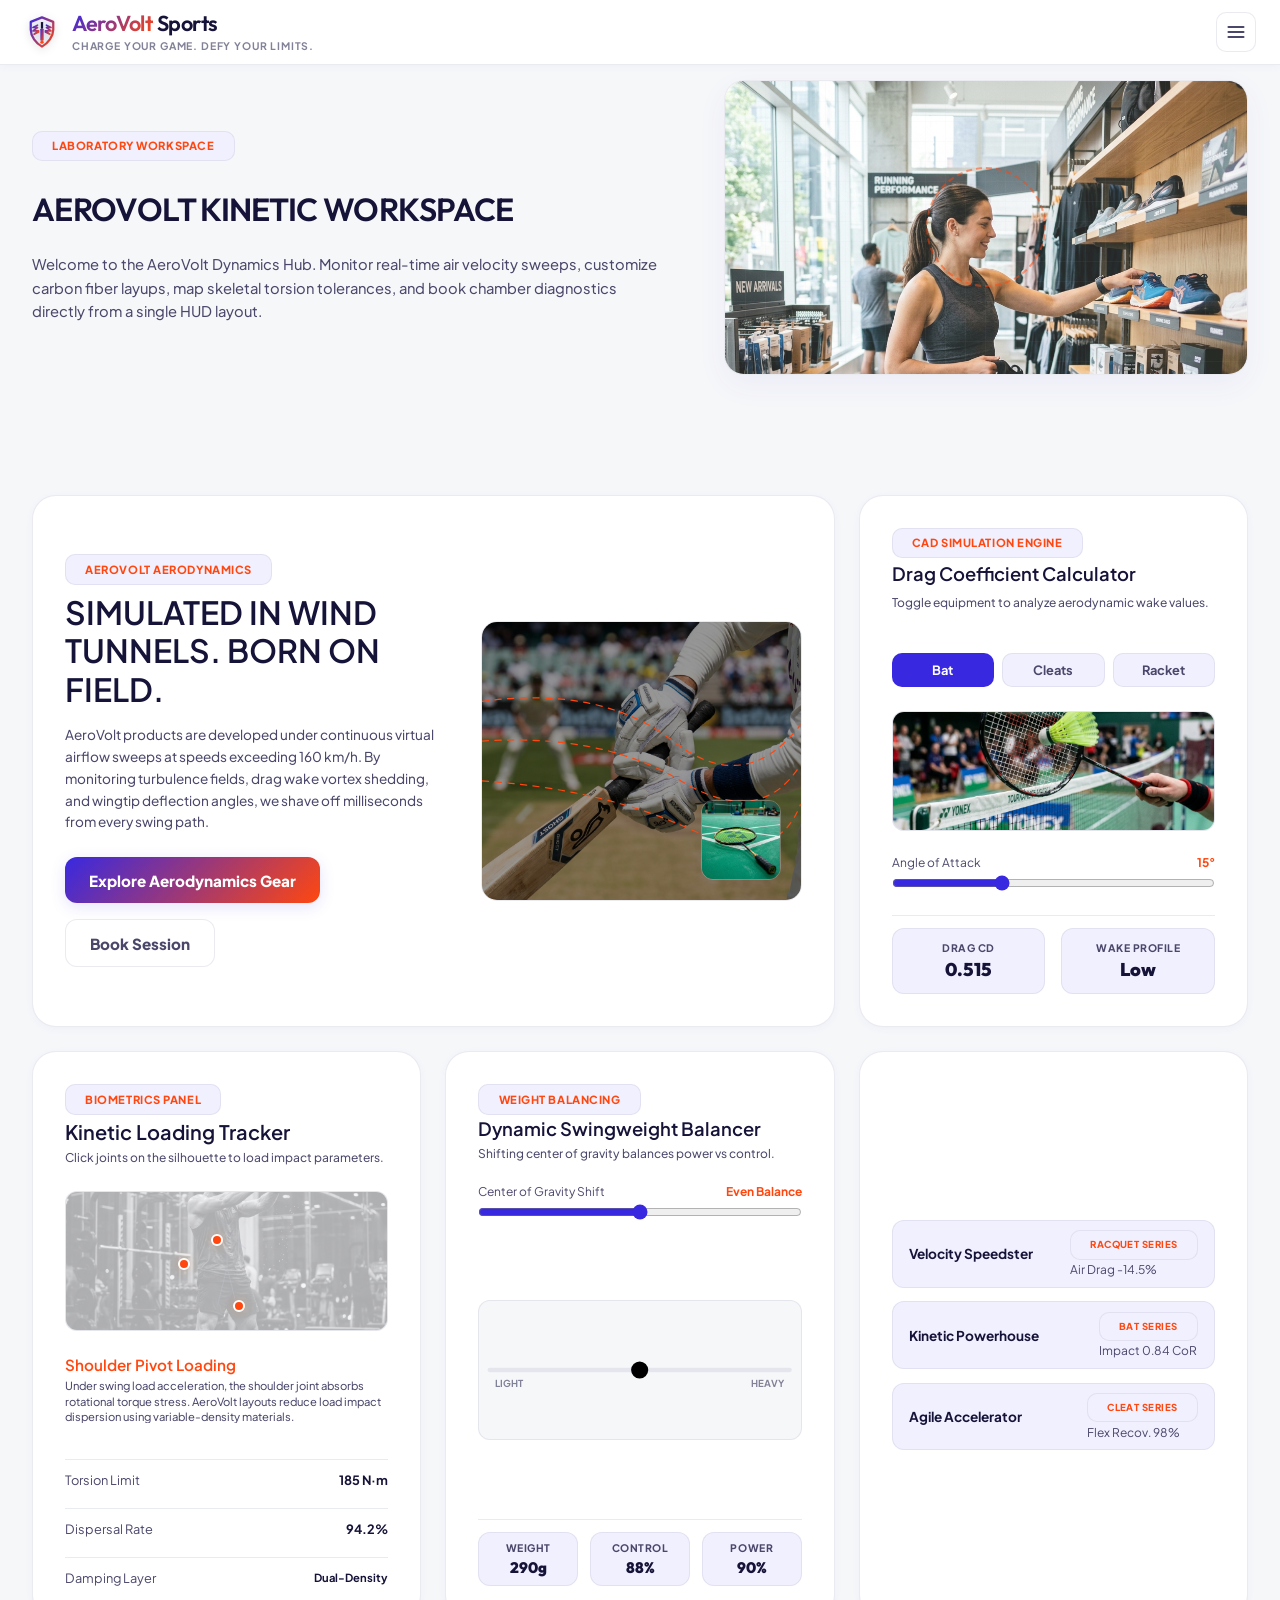
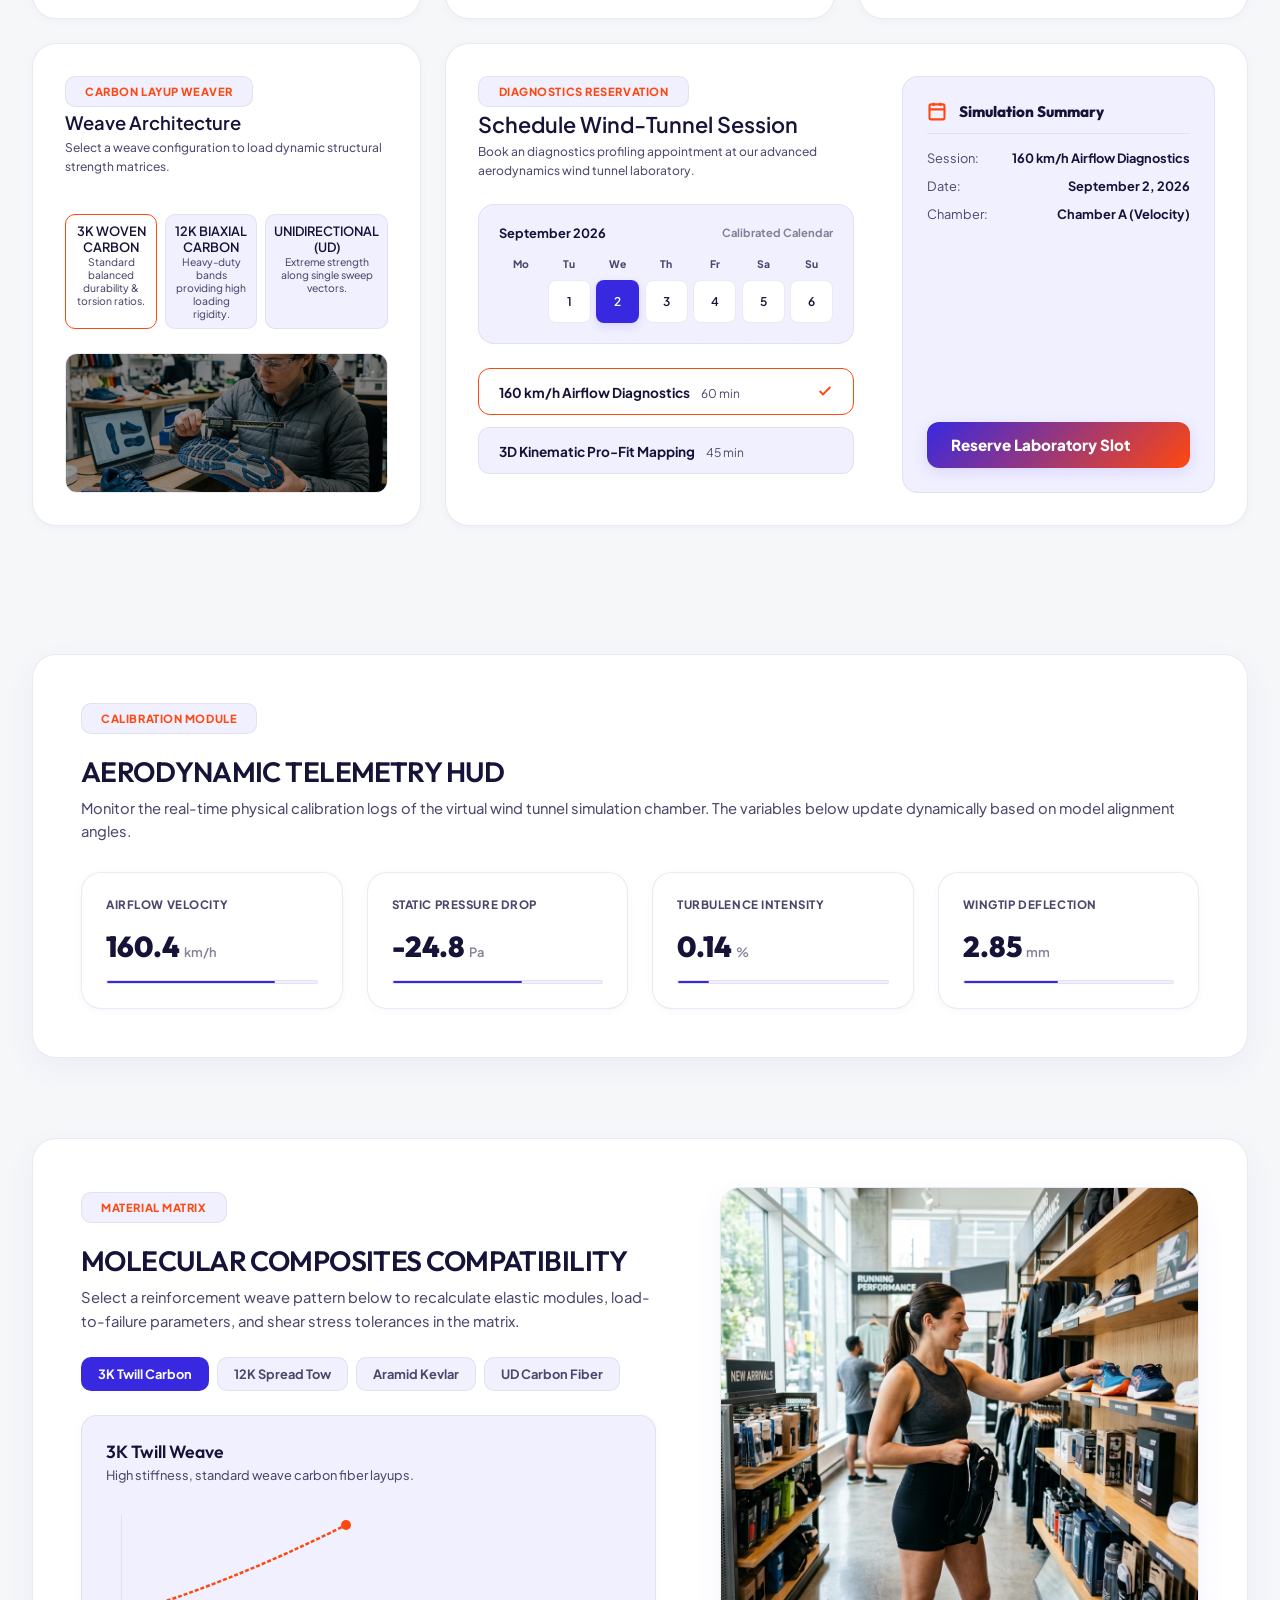
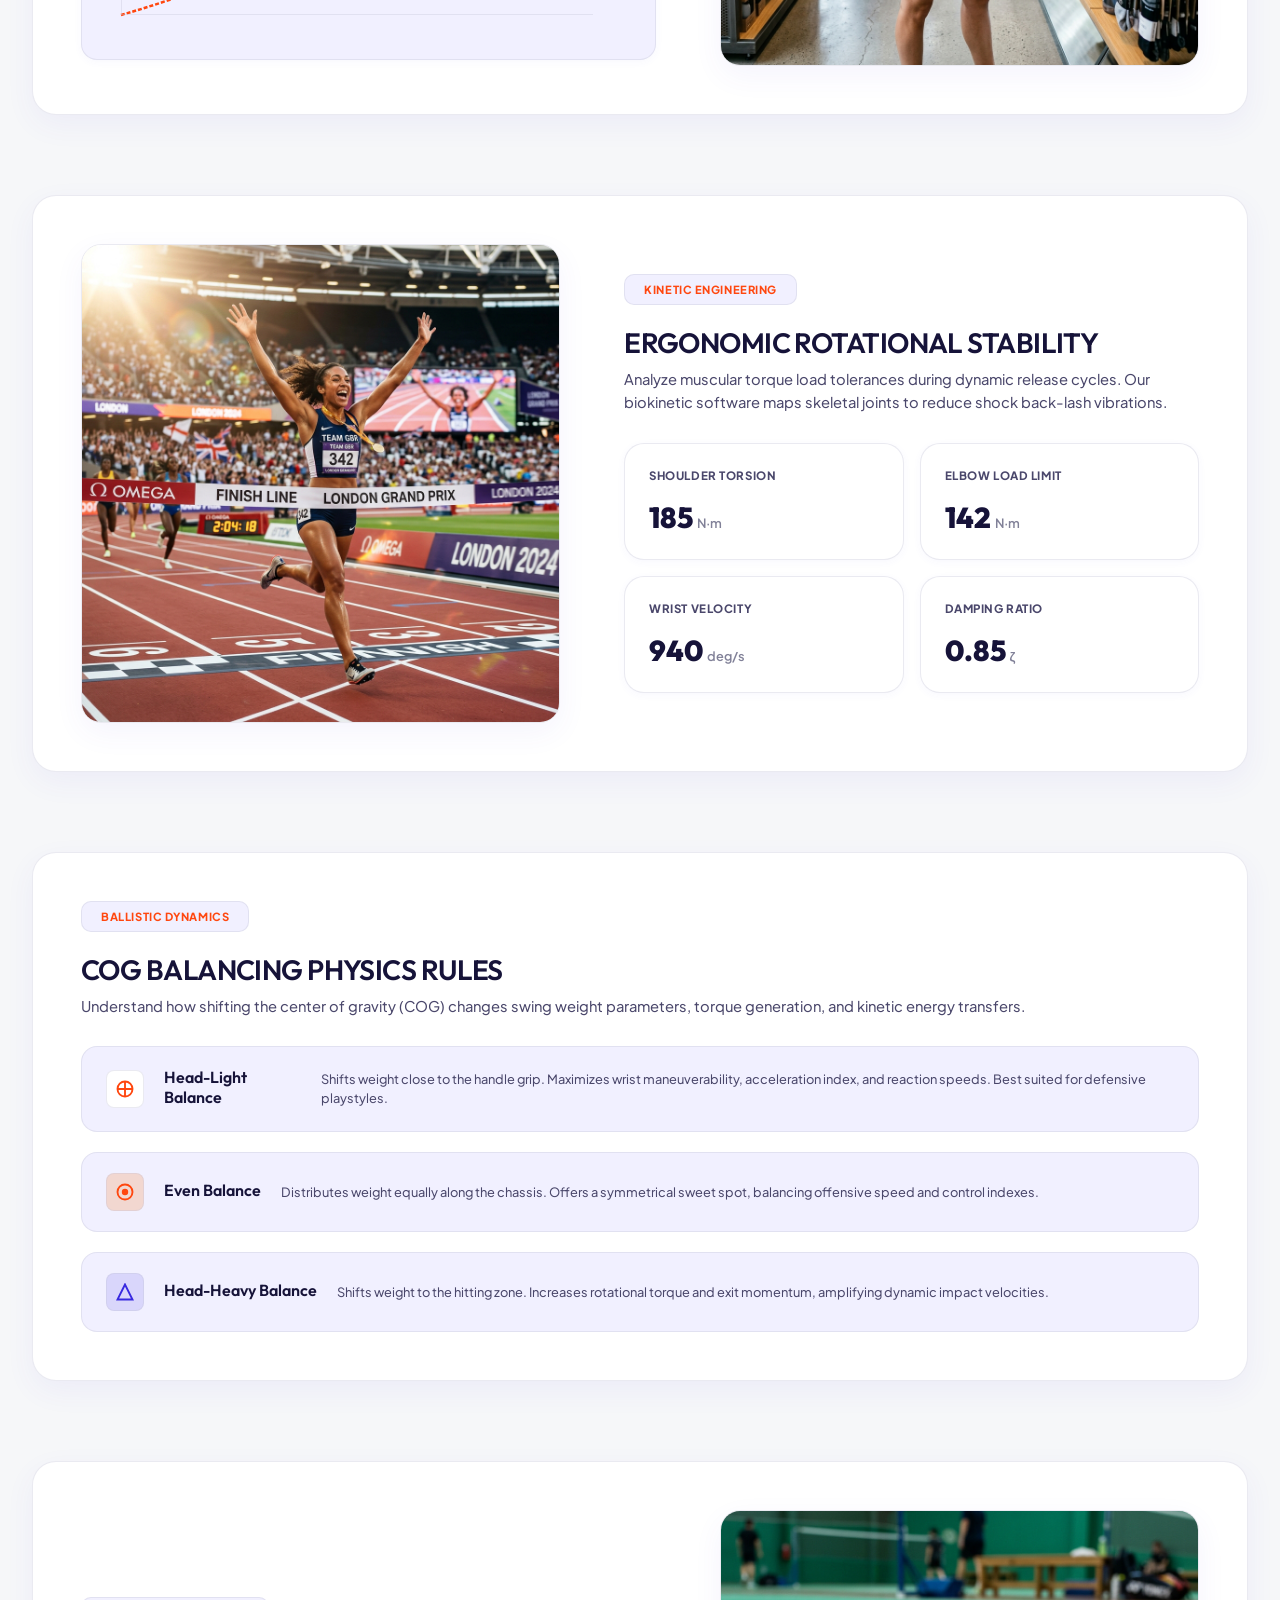
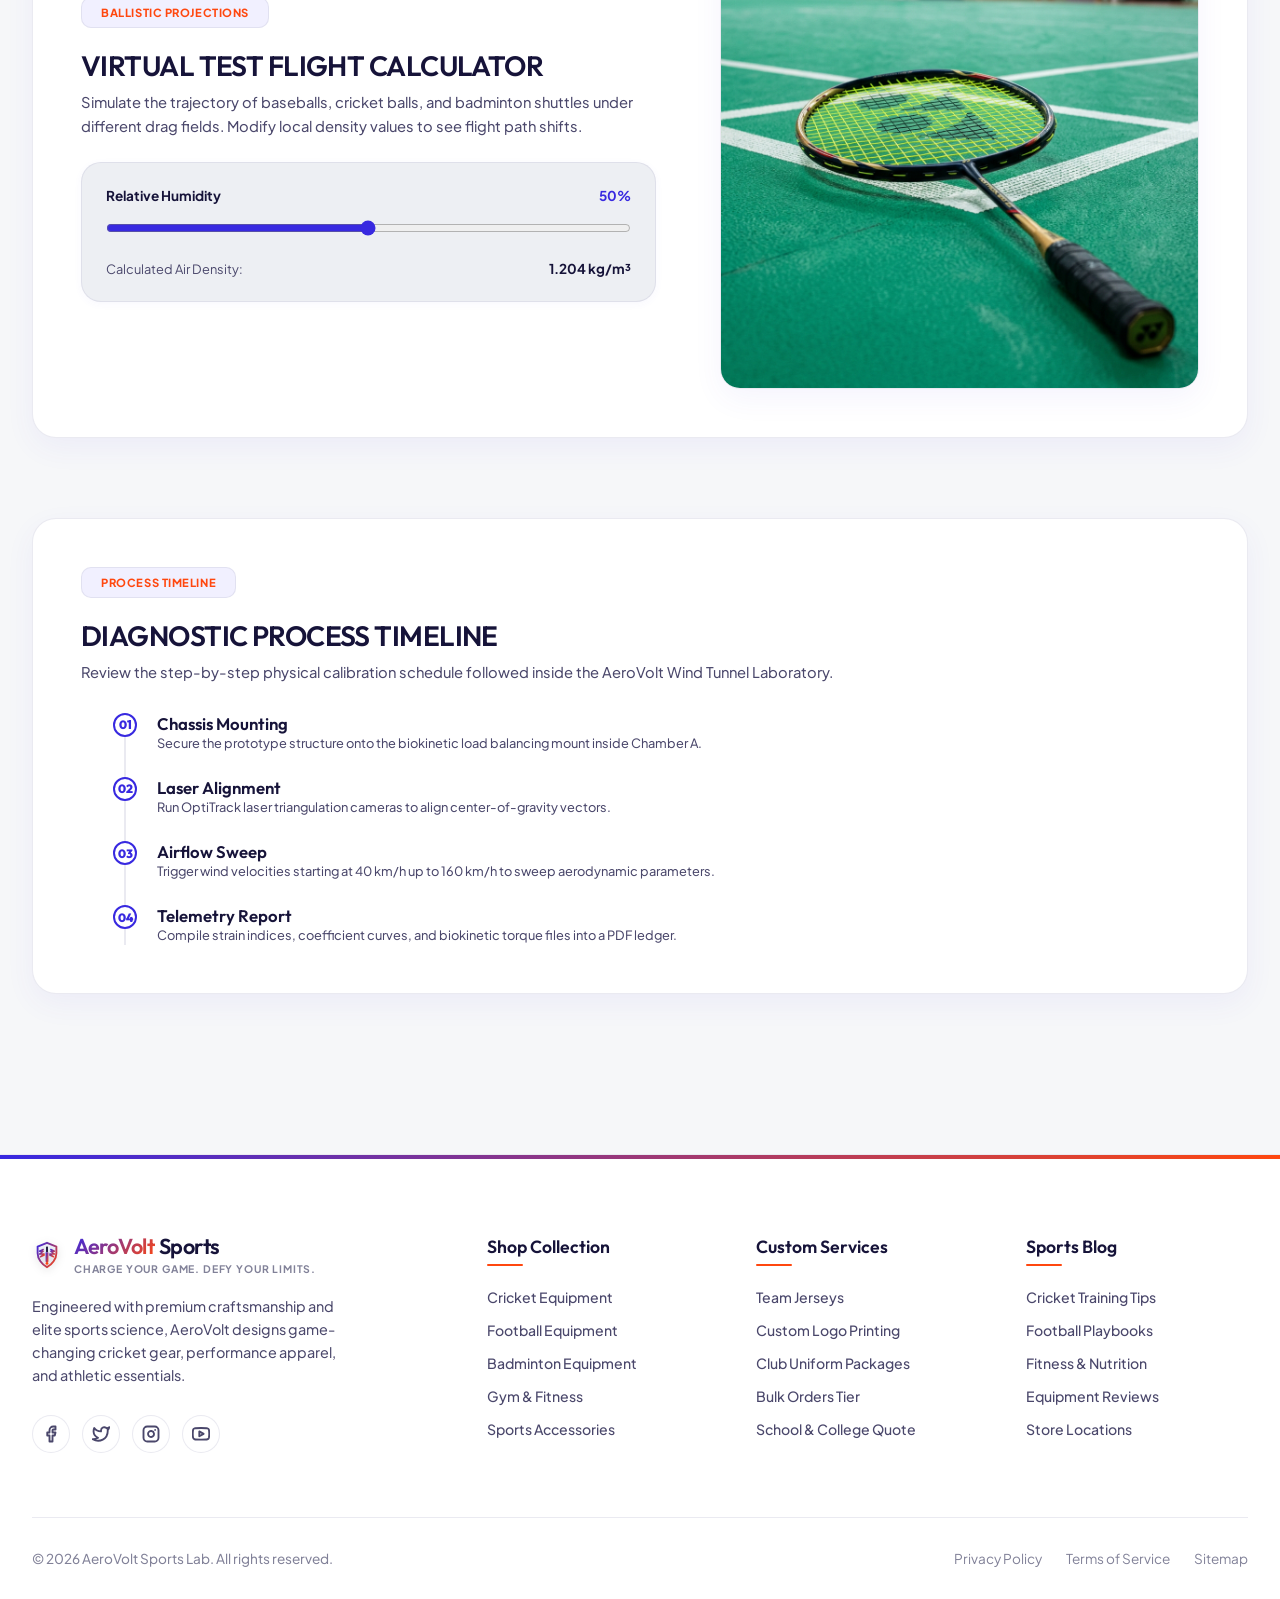
<file: home 2.html>
<!DOCTYPE html>
<html lang="en" data-theme="light" dir="ltr">
<head>
    <meta charset="UTF-8">
    <meta name="viewport" content="width=device-width, initial-scale=1.0">
    <meta name="description" content="AeroVolt Sports Lab - Charge Your Game, Defy Your Limits. Premium sports equipment, customized apparel, and professional gear.">
    <title>AeroVolt Sports Lab - Premium Sports Shop</title>
    
    <!-- Google Fonts: Outfit (headings) & Plus Jakarta Sans (UI/Body) -->
    <link rel="preconnect" href="https://fonts.googleapis.com">
    <link rel="preconnect" href="https://fonts.gstatic.com" crossorigin>
    <link href="https://fonts.googleapis.com/css2?family=Outfit:wght@400;500;600;700;800&family=Plus+Jakarta+Sans:wght@300;400;500;600;700;800&display=swap" rel="stylesheet">
    
    <style>
        /* ----------------------------------------------------
           1. DESIGN SYSTEM & CSS VARIABLES
        ---------------------------------------------------- */
        :root[data-theme="light"] {
            --bg-page: hsl(220, 20%, 97%);
            --bg-navbar: hsla(220, 20%, 97%, 0.85);
            --bg-card: hsl(0, 0%, 100%);
            --bg-hover: hsl(245, 100%, 97%);
            --bg-dropdown: hsla(0, 0%, 100%, 0.92);
            --input-bg: hsl(220, 20%, 94%);
            
            --text-primary: hsl(245, 50%, 15%);
            --text-secondary: hsl(245, 20%, 35%);
            --text-muted: hsl(240, 10%, 55%);
            
            --primary: hsl(245, 75%, 52%);
            --primary-hover: hsl(245, 75%, 45%);
            --primary-glow: rgba(79, 70, 229, 0.15);
            
            --accent: hsl(14, 100%, 53%); /* Sunset Orange */
            --accent-glow: rgba(249, 115, 22, 0.2);
            
            --border: hsla(245, 20%, 80%, 0.35);
            --border-hover: hsla(245, 20%, 70%, 0.5);
            --shadow-sm: 0 2px 8px rgba(79, 70, 229, 0.04);
            --shadow-md: 0 10px 30px rgba(79, 70, 229, 0.06);
            --shadow-lg: 0 20px 40px rgba(79, 70, 229, 0.08);
            
            --glass-blur: 16px;
        }

        :root[data-theme="dark"] {
            --bg-page: hsl(240, 35%, 6%);
            --bg-navbar: hsla(240, 35%, 6%, 0.85);
            --bg-card: hsl(240, 25%, 11%);
            --bg-hover: hsl(245, 30%, 18%);
            --bg-dropdown: hsla(240, 25%, 11%, 0.92);
            --input-bg: hsl(240, 35%, 4%);
            
            --text-primary: hsl(210, 40%, 98%);
            --text-secondary: hsl(240, 15%, 80%);
            --text-muted: hsl(240, 10%, 65%);
            
            --primary: hsl(245, 90%, 65%);
            --primary-hover: hsl(245, 90%, 72%);
            --primary-glow: rgba(129, 140, 248, 0.25);
            
            --accent: hsl(14, 100%, 55%); /* Neon Sunset Orange */
            --accent-glow: rgba(249, 115, 22, 0.25);
            
            --border: hsla(245, 20%, 25%, 0.4);
            --border-hover: hsla(245, 20%, 35%, 0.5);
            --shadow-sm: 0 2px 8px rgba(0, 0, 0, 0.2);
            --shadow-md: 0 10px 30px rgba(0, 0, 0, 0.3);
            --shadow-lg: 0 20px 40px rgba(0, 0, 0, 0.4);
            
            --glass-blur: 16px;
        }

        /* Base Resets */
        *, *::before, *::after {
            box-sizing: border-box;
            margin: 0;
            padding: 0;
            transition: background-color 0.3s ease, border-color 0.3s ease, color 0.3s ease, box-shadow 0.3s ease;
        }

        body {
            font-family: 'Plus Jakarta Sans', sans-serif;
            background-color: var(--bg-page);
            color: var(--text-primary);
            min-height: 100vh;
            overflow-x: hidden;
            display: flex;
            flex-direction: column;
        }

        /* ----------------------------------------------------
           2. HEADER & NAVIGATION BAR
        ---------------------------------------------------- */
        .header {
            position: fixed;
            top: 0;
            inset-inline-start: 0;
            width: 100%;
            z-index: 1000;
            background-color: var(--bg-navbar);
            backdrop-filter: blur(var(--glass-blur));
            -webkit-backdrop-filter: blur(var(--glass-blur));
            border-bottom: 1px solid var(--border);
            box-shadow: var(--shadow-sm);
        }

        .nav-container {
            max-width: 1440px;
            margin: 0 auto;
            padding: 0.75rem 2rem;
            display: grid;
            grid-template-columns: 1fr auto 1fr;
            align-items: center;
            position: relative;
        }

        .logo-section {
            display: flex;
            align-items: center;
            gap: 0.75rem;
            text-decoration: none;
            flex-shrink: 0;
            justify-self: start;
            transition: transform 0.3s ease;
        }

        .logo-section:hover .logo-badge {
            transform: translateY(-2px) rotate(-3deg) scale(1.05);
            filter: drop-shadow(0 4px 12px var(--primary-glow));
        }

        .logo-section:hover .logo-title span.highlight {
            filter: brightness(1.1);
        }

        #main-navigation {
            justify-self: center;
        }

        .logo-badge {
            display: flex;
            align-items: center;
            justify-content: center;
            filter: drop-shadow(0 2px 4px rgba(0, 0, 0, 0.15));
            animation: bounce-slow 4s infinite ease-in-out;
        }

        .logo-text-wrapper {
            display: flex;
            flex-direction: column;
            align-items: flex-start;
        }

        .logo-title {
            font-family: 'Outfit', sans-serif;
            font-size: 1.35rem;
            font-weight: 800;
            color: var(--text-primary);
            line-height: 1.1;
            letter-spacing: -0.02em;
            display: flex;
            align-items: center;
            gap: 0.25rem;
        }

        .logo-title span.highlight {
            background: linear-gradient(135deg, var(--primary), var(--accent));
            -webkit-background-clip: text;
            -webkit-text-fill-color: transparent;
        }

        .logo-tagline {
            font-size: 0.65rem;
            font-weight: 700;
            color: var(--text-muted);
            text-transform: uppercase;
            letter-spacing: 0.08em;
            margin-top: 0.15rem;
        }

        /* Center Navigation Menu */
        .nav-menu {
            display: flex;
            align-items: center;
            gap: 0.15rem;
            list-style: none;
        }

        .nav-item {
            position: relative;
        }

        .nav-link {
            display: flex;
            align-items: center;
            gap: 0.35rem;
            font-size: 0.82rem;
            font-weight: 700;
            color: var(--text-secondary);
            text-decoration: none;
            padding: 0.4rem 0.55rem;
            border-radius: 8px;
            cursor: pointer;
            position: relative;
            white-space: nowrap;
        }

        .nav-link::after {
            content: '';
            position: absolute;
            bottom: 2px;
            left: 50%;
            width: 0;
            height: 2px;
            background: linear-gradient(90deg, var(--primary), var(--accent));
            transition: width 0.3s cubic-bezier(0.25, 0.8, 0.25, 1), left 0.3s cubic-bezier(0.25, 0.8, 0.25, 1);
            border-radius: 2px;
            pointer-events: none;
        }

        .nav-link:hover::after,
        .nav-item.active .nav-link::after {
            width: 70%;
            left: 15%;
        }

        .nav-link:hover, .nav-item.active .nav-link {
            color: var(--primary);
            background-color: var(--bg-hover);
        }

        .nav-link svg.arrow-icon {
            width: 12px;
            height: 12px;
            transition: transform 0.2s ease;
            stroke-width: 3px;
        }

        .nav-item:hover .nav-link svg.arrow-icon {
            transform: translateY(1px);
        }

        /* Dropdown Menus */
        .dropdown-menu {
            position: absolute;
            top: 100%;
            inset-inline-start: 0;
            margin-top: 0.5rem;
            background-color: var(--bg-dropdown);
            backdrop-filter: blur(12px);
            -webkit-backdrop-filter: blur(12px);
            border: 1px solid var(--border);
            border-radius: 12px;
            box-shadow: var(--shadow-md);
            min-width: 150px;
            opacity: 0;
            visibility: hidden;
            transform: translateY(10px) scale(0.98);
            transition: transform 0.25s cubic-bezier(0.16, 1, 0.3, 1), opacity 0.25s ease, visibility 0.25s ease;
            z-index: 100;
            overflow: hidden;
            padding: 0.4rem;
        }

        .dropdown-menu::before {
            content: '';
            position: absolute;
            top: 0;
            left: 0;
            width: 100%;
            height: 3px;
            background: linear-gradient(90deg, var(--primary), var(--accent));
            z-index: 2;
        }

        .nav-item:hover .dropdown-menu {
            opacity: 1;
            visibility: visible;
            transform: translateY(0) scale(1);
        }

        .dropdown-item {
            display: block;
            padding: 0.5rem 0.75rem;
            font-size: 0.85rem;
            font-weight: 600;
            color: var(--text-secondary);
            text-decoration: none;
            border-radius: 6px;
            transition: all 0.2s ease;
            white-space: nowrap;
        }

        .dropdown-item:hover {
            color: var(--primary);
            background-color: var(--bg-hover);
            transform: translateX(4px);
        }

        [dir="rtl"] .dropdown-item:hover {
            transform: translateX(-4px);
        }

        /* Right Actions Layout */
        .actions-section {
            display: flex;
            align-items: center;
            gap: 0.75rem;
            flex-shrink: 0;
            justify-self: end;
        }

        /* Utility Toggle Buttons */
        .action-btn {
            background: none;
            border: 1px solid var(--border);
            border-radius: 10px;
            color: var(--text-secondary);
            cursor: pointer;
            display: flex;
            align-items: center;
            justify-content: center;
            width: 40px;
            height: 40px;
            position: relative;
            overflow: hidden;
            font-family: inherit;
            font-size: 0.8rem;
            font-weight: 700;
        }

        .action-btn:hover {
            border-color: var(--border-hover);
            color: var(--primary);
            background-color: var(--bg-hover);
            transform: translateY(-1px);
        }

        .action-btn:active {
            transform: translateY(0);
        }

        /* Dark Mode Button Icon Switcher */
        .theme-toggle svg {
            width: 20px;
            height: 20px;
            position: absolute;
            transition: transform 0.5s cubic-bezier(0.34, 1.56, 0.64, 1), opacity 0.3s ease;
        }

        .theme-toggle .sun-icon {
            opacity: 1;
            transform: rotate(0deg) scale(1);
        }

        .theme-toggle .moon-icon {
            opacity: 0;
            transform: rotate(-90deg) scale(0);
        }

        :root[data-theme="dark"] .theme-toggle .sun-icon {
            opacity: 0;
            transform: rotate(90deg) scale(0);
        }

        :root[data-theme="dark"] .theme-toggle .moon-icon {
            opacity: 1;
            transform: rotate(0deg) scale(1);
        }

        /* RTL Toggle Button */
        .rtl-toggle svg {
            width: 20px;
            height: 20px;
            transition: transform 0.3s ease;
        }

        .rtl-toggle:hover svg {
            animation: swap-arrow-slide 0.6s ease-in-out infinite alternate;
        }

        [dir="rtl"] .rtl-toggle:hover svg {
            animation: swap-arrow-slide-rtl 0.6s ease-in-out infinite alternate;
        }

        @keyframes swap-arrow-slide {
            0% {
                transform: translateX(0);
            }
            100% {
                transform: translateX(3px);
            }
        }

        @keyframes swap-arrow-slide-rtl {
            0% {
                transform: translateX(0);
            }
            100% {
                transform: translateX(-3px);
            }
        }

        /* Login Button */
        .login-btn {
            display: flex;
            align-items: center;
            gap: 0.5rem;
            background: linear-gradient(135deg, var(--primary), hsl(245, 75%, 40%));
            color: #ffffff;
            border: none;
            padding: 0.6rem 1.35rem;
            border-radius: 10px;
            font-size: 0.88rem;
            font-weight: 700;
            cursor: pointer;
            box-shadow: 0 4px 12px var(--primary-glow);
            text-decoration: none;
        }

        .login-btn:hover {
            box-shadow: 0 6px 18px var(--primary-glow);
            transform: translateY(-1.5px);
            filter: brightness(1.08);
        }

        .login-btn:active {
            transform: translateY(0);
        }

        .login-btn svg {
            width: 16px;
            height: 16px;
            stroke-width: 2.5;
        }

        /* Mobile Hamburger & Menu */
        .hamburger {
            display: none;
            flex-direction: column;
            justify-content: space-between;
            width: 22px;
            height: 18px;
            background: none;
            border: none;
            cursor: pointer;
            padding: 0;
            z-index: 1100;
            position: relative;
        }

        .hamburger span {
            width: 100%;
            height: 2.5px;
            background-color: var(--text-primary);
            border-radius: 4px;
            transition: all 0.3s cubic-bezier(0.645, 0.045, 0.355, 1);
        }

        /* Hamburger active morphing to close X */
        .hamburger.active span:nth-child(1) {
            transform: translateY(8px) rotate(45deg);
        }

        .hamburger.active span:nth-child(2) {
            opacity: 0;
            transform: translateX(-20px);
        }

        .hamburger.active span:nth-child(3) {
            transform: translateY(-8px) rotate(-45deg);
        }

        /* Drawer Dark Overlay Backdrop */
        .drawer-overlay {
            position: fixed;
            top: 0;
            left: 0;
            width: 100%;
            height: 100vh;
            background-color: rgba(0, 0, 0, 0.4);
            z-index: 1040;
            opacity: 0;
            visibility: hidden;
            transition: opacity 0.3s ease, visibility 0.3s ease;
        }
        
        .drawer-overlay.active {
            opacity: 1;
            visibility: visible;
        }

        .drawer-actions-item-wrapper,
        .drawer-header-item {
            display: none;
        }

        /* ----------------------------------------------------
           3. MAIN CONTAINER / DEMO BODY
        ---------------------------------------------------- */
        .demo-body {
            margin-top: 80px; /* offset navbar height */
            flex-grow: 1;
            display: flex;
            flex-direction: column;
        }

        /* Hero Banner */
        .hero-section {
            position: relative;
            padding: 6rem 2rem 5rem 2rem;
            overflow: hidden;
            display: flex;
            align-items: center;
            justify-content: center;
            text-align: center;
            background: radial-gradient(circle at 10% 20%, var(--primary-glow) 0%, transparent 45%),
                        radial-gradient(circle at 90% 80%, var(--accent-glow) 0%, transparent 45%);
            border-bottom: 1px solid var(--border);
        }

        .hero-content {
            max-width: 800px;
            position: relative;
            z-index: 2;
        }

        .hero-badge {
            display: inline-flex;
            align-items: center;
            gap: 0.5rem;
            background-color: var(--bg-hover);
            border: 1px solid var(--border);
            padding: 0.4rem 1rem;
            border-radius: 100px;
            font-size: 0.8rem;
            font-weight: 700;
            color: var(--primary);
            margin-bottom: 1.5rem;
            box-shadow: var(--shadow-sm);
        }

        .hero-badge span.pulse-dot {
            width: 8px;
            height: 8px;
            background-color: var(--accent);
            border-radius: 50%;
            position: relative;
        }

        .hero-badge span.pulse-dot::after {
            content: '';
            position: absolute;
            width: 100%;
            height: 100%;
            background-color: inherit;
            border-radius: inherit;
            top: 0;
            left: 0;
            animation: pulse-ring 1.8s infinite;
        }

        .hero-title {
            font-family: 'Outfit', sans-serif;
            font-size: 3.5rem;
            font-weight: 800;
            line-height: 1.15;
            letter-spacing: -0.03em;
            margin-bottom: 1.5rem;
            color: var(--text-primary);
        }

        .hero-title span.glow-text {
            background: linear-gradient(135deg, var(--primary), var(--accent));
            -webkit-background-clip: text;
            -webkit-text-fill-color: transparent;
            position: relative;
        }

        .hero-tagline {
            font-size: 1.25rem;
            font-weight: 500;
            color: var(--text-secondary);
            margin-bottom: 2.5rem;
            line-height: 1.6;
        }

        .hero-buttons {
            display: flex;
            align-items: center;
            justify-content: center;
            gap: 1rem;
        }

        .hero-btn-primary {
            background-color: var(--primary);
            color: #ffffff;
            border: none;
            padding: 0.85rem 2rem;
            border-radius: 12px;
            font-size: 1rem;
            font-weight: 700;
            cursor: pointer;
            box-shadow: 0 6px 20px var(--primary-glow);
            text-decoration: none;
            display: inline-flex;
            align-items: center;
            gap: 0.5rem;
        }

        .hero-btn-primary:hover {
            transform: translateY(-2px);
            box-shadow: 0 8px 24px var(--primary-glow);
            filter: brightness(1.08);
        }

        .hero-btn-secondary {
            background-color: var(--bg-card);
            color: var(--text-secondary);
            border: 1px solid var(--border);
            padding: 0.85rem 2rem;
            border-radius: 12px;
            font-size: 1rem;
            font-weight: 700;
            cursor: pointer;
            text-decoration: none;
            display: inline-flex;
            align-items: center;
            gap: 0.5rem;
        }

        .hero-btn-secondary:hover {
            border-color: var(--border-hover);
            color: var(--primary);
            background-color: var(--bg-hover);
            transform: translateY(-2px);
        }

        /* Features Section */
        .features-section {
            max-width: 1200px;
            margin: 0 auto;
            padding: 4rem 2rem;
            width: 100%;
        }

        .section-header {
            text-align: center;
            margin-bottom: 3rem;
        }

        .section-title {
            font-family: 'Outfit', sans-serif;
            font-size: 2rem;
            font-weight: 700;
            color: var(--text-primary);
            margin-bottom: 0.5rem;
        }

        .section-desc {
            font-size: 1rem;
            color: var(--text-muted);
        }

        .grid-container {
            display: grid;
            grid-template-columns: repeat(auto-fit, minmax(320px, 1fr));
            gap: 2rem;
        }

        .card {
            background-color: var(--bg-card);
            border: 1px solid var(--border);
            border-radius: 16px;
            padding: 2rem;
            box-shadow: var(--shadow-sm);
            position: relative;
            overflow: hidden;
            display: flex;
            flex-direction: column;
            gap: 1rem;
            z-index: 1;
        }

        .card::before {
            content: '';
            position: absolute;
            top: 0;
            left: 0;
            width: 100%;
            height: 4px;
            background: linear-gradient(90deg, var(--primary), var(--accent));
            opacity: 0;
            transition: opacity 0.4s ease;
            z-index: 2;
        }

        .card::after {
            content: '';
            position: absolute;
            top: 0;
            right: 0;
            width: 160px;
            height: 160px;
            background: radial-gradient(circle, var(--accent-glow), transparent 70%);
            opacity: 0;
            transition: opacity 0.4s ease;
            z-index: -1;
            pointer-events: none;
        }

        .card:hover {
            transform: translateY(-6px);
            box-shadow: var(--shadow-md), 0 10px 20px rgba(79, 70, 229, 0.05);
            border-color: var(--border-hover);
        }

        .card:hover::before,
        .card:hover::after {
            opacity: 1;
        }

        .card-icon {
            font-size: 2.2rem;
            display: inline-flex;
            margin-bottom: 0.5rem;
        }

        .card-title {
            font-family: 'Outfit', sans-serif;
            font-size: 1.25rem;
            font-weight: 700;
            color: var(--text-primary);
        }

        .card-body {
            font-size: 0.925rem;
            color: var(--text-secondary);
            line-height: 1.6;
        }

        .card-link {
            color: var(--primary);
            font-weight: 700;
            text-decoration: none;
            font-size: 0.9rem;
            display: inline-flex;
            align-items: center;
            gap: 0.25rem;
            margin-top: auto;
        }

        .card-link:hover {
            color: var(--primary-hover);
        }

        .card-link svg {
            width: 14px;
            height: 14px;
            transition: transform 0.2s ease;
        }

        .card-link:hover svg {
            transform: translateX(3px);
        }
        
        [dir="rtl"] .card-link:hover svg {
            transform: translateX(-3px);
        }

        /* ----------------------------------------------------
           4. RESPONSIVE MEDIA QUERIES (COLLAPSE AT 1320PX)
        ---------------------------------------------------- */
        @media (max-width: 1320px) {
            .header {
                backdrop-filter: none !important;
                -webkit-backdrop-filter: none !important;
                background-color: var(--bg-card);
                z-index: 1060;
            }

            .nav-container {
                padding: 0.75rem 1.5rem;
                display: flex;
                justify-content: space-between;
            }

            /* Toggle desktop menu hiding, hamburger showing */
            .hamburger {
                display: flex;
            }

            .hamburger.active {
                display: none !important;
            }

            .nav-menu {
                position: fixed;
                top: 0;
                inset-inline-end: -320px;
                width: 320px;
                height: 100vh;
                background-color: var(--bg-card);
                border-inline-start: 1px solid var(--border);
                box-shadow: var(--shadow-lg);
                flex-direction: column;
                align-items: stretch;
                padding: 0;
                gap: 0;
                z-index: 1050;
                transition: inset-inline-end 0.4s cubic-bezier(0.16, 1, 0.3, 1), visibility 0.4s cubic-bezier(0.16, 1, 0.3, 1);
                visibility: hidden;
                display: flex;
                overflow-y: auto;
            }

            .nav-menu.active {
                inset-inline-end: 0;
                visibility: visible;
            }

            .drawer-header-item {
                display: block;
                width: 100%;
                border-bottom: 1px solid var(--border);
                margin-bottom: 1rem;
            }

            .drawer-header {
                display: flex;
                align-items: center;
                justify-content: space-between;
                padding: 1.25rem 1.5rem;
                background-color: var(--bg-card);
            }

            .drawer-close-btn {
                background: none;
                border: none;
                color: var(--text-secondary);
                cursor: pointer;
                display: flex;
                align-items: center;
                justify-content: center;
                width: 32px;
                height: 32px;
                transition: all 0.2s ease;
                padding: 0;
            }

            .drawer-close-btn:hover {
                color: var(--primary);
                transform: scale(1.1);
            }

            .drawer-close-btn svg {
                width: 24px;
                height: 24px;
            }

            .nav-item {
                width: 100%;
                padding: 0 1.5rem;
            }

            .nav-link {
                justify-content: space-between;
                width: 100%;
                padding: 0.85rem 0;
                font-size: 0.95rem;
                border-bottom: 1px solid hsla(215, 20%, 80%, 0.1);
            }

            /* Submenu in mobile view acts as accordion */
            .dropdown-menu {
                position: static;
                display: none;
                width: 100%;
                opacity: 1;
                visibility: visible;
                transform: none;
                box-shadow: none;
                border: none;
                background-color: var(--bg-hover);
                padding: 0.25rem 0.5rem 0.5rem 0.5rem;
                margin-top: 0.25rem;
            }

            /* Disable desktop floating borders and underlines on mobile drawer */
            .nav-link::after,
            .dropdown-menu::before {
                display: none !important;
            }

            .nav-item.mobile-open .dropdown-menu {
                display: block;
            }

            .nav-item.mobile-open .nav-link svg.arrow-icon {
                transform: rotate(180deg);
            }

            .dropdown-item {
                padding: 0.6rem 1rem;
            }

            .actions-section {
                gap: 0.5rem;
            }

            .actions-section .theme-toggle,
            .actions-section .rtl-toggle,
            .actions-section .login-btn {
                display: none;
            }

            .drawer-actions-item-wrapper {
                display: block;
                margin-top: auto;
                padding: 1.5rem;
            }

            .drawer-divider {
                height: 1px;
                background-color: var(--border);
                margin-bottom: 1.5rem;
                opacity: 0.5;
            }

            .drawer-actions {
                display: flex;
                flex-direction: column;
                gap: 1rem;
                width: 100%;
            }

            .drawer-toggles-row {
                display: flex;
                align-items: center;
                justify-content: space-between;
                gap: 0.75rem;
                width: 100%;
            }

            .drawer-toggles-row .action-btn {
                flex: 1 !important;
                height: 44px !important;
                border-radius: 10px !important;
                border: 1px solid var(--border) !important;
                background-color: var(--bg-card) !important;
                color: var(--text-secondary) !important;
                display: flex !important;
                align-items: center !important;
                justify-content: center !important;
                position: relative;
                cursor: pointer;
                transition: all 0.3s ease;
                width: auto !important;
            }

            .drawer-toggles-row .action-btn:hover {
                border-color: var(--primary);
                background-color: var(--bg-hover);
                color: var(--primary);
            }


            .drawer-login-btn {
                width: 100% !important;
                height: 46px !important;
                justify-content: center !important;
                background: linear-gradient(135deg, var(--accent), hsl(350, 90%, 55%)) !important;
                box-shadow: 0 4px 15px var(--accent-glow) !important;
                border-radius: 10px !important;
                font-size: 0.95rem !important;
                font-weight: 700 !important;
                color: #ffffff !important;
                border: none !important;
                display: flex !important;
                align-items: center !important;
                gap: 0.5rem !important;
                transition: all 0.3s ease;
            }

            .drawer-login-btn:hover {
                box-shadow: 0 6px 20px rgba(249, 115, 22, 0.4) !important;
                transform: translateY(-1px);
                filter: brightness(1.05);
            }


        }

        @media (max-width: 580px) {
            .logo-tagline {
                display: block;
                font-size: 0.7rem;
                margin-top: 0.15rem;
                opacity: 0.8;
            }

            .logo-title {
                font-size: 1.15rem;
            }

            .hero-title {
                font-size: 2.2rem;
            }

            .hero-tagline {
                font-size: 1rem;
            }

            .hero-buttons {
                flex-direction: column;
                width: 100%;
            }

            .hero-btn-primary, .hero-btn-secondary {
                width: 100%;
                justify-content: center;
            }
        }

        /* ----------------------------------------------------
           5. SYSTEM KEYFRAMES & UTILITIES
        ---------------------------------------------------- */
        @keyframes bounce-slow {
            0%, 100% {
                transform: translateY(0) rotate(0deg);
            }
            50% {
                transform: translateY(-4px) rotate(5deg);
            }
        }

        @keyframes pulse-ring {
            0% {
                transform: scale(0.8);
                opacity: 0.5;
            }
            100% {
                transform: scale(2.2);
                opacity: 0;
            }
        }

        /* ----------------------------------------------------
           6. FOOTER STYLING & RESPONSIVENESS
        ---------------------------------------------------- */
        .footer {
            background-color: var(--bg-card);
            border-top: 1px solid var(--border);
            padding: 5rem 2rem 2rem 2rem;
            position: relative;
            overflow: hidden;
            margin-top: auto;
        }

        .footer::before {
            content: '';
            position: absolute;
            top: 0;
            left: 0;
            width: 100%;
            height: 4px;
            background: linear-gradient(90deg, var(--primary), var(--accent));
            z-index: 2;
        }

        .footer-container {
            max-width: 1440px;
            margin: 0 auto;
            display: grid;
            grid-template-columns: 2.2fr 1.2fr 1.2fr 1.2fr;
            gap: 3rem;
            padding-bottom: 4rem;
        }

        .footer-col {
            display: flex;
            flex-direction: column;
            gap: 1.25rem;
            text-align: start;
        }

        .brand-col .brand-desc {
            font-size: 0.9rem;
            color: var(--text-secondary);
            line-height: 1.6;
            max-width: 320px;
        }

        .social-links {
            display: flex;
            align-items: center;
            gap: 0.75rem;
            margin-top: 0.5rem;
        }

        .social-icon {
            display: flex;
            align-items: center;
            justify-content: center;
            width: 38px;
            height: 38px;
            border-radius: 50%;
            border: 1px solid var(--border);
            color: var(--text-secondary);
            background-color: var(--bg-card);
            transition: all 0.3s cubic-bezier(0.4, 0, 0.2, 1);
            text-decoration: none;
        }

        .social-icon:hover {
            background: linear-gradient(135deg, var(--accent), hsl(350, 90%, 55%));
            color: #ffffff;
            border-color: transparent;
            transform: translateY(-3px);
            box-shadow: 0 4px 12px var(--accent-glow);
        }

        .social-icon svg {
            width: 18px;
            height: 18px;
        }

        .footer-title {
            font-family: 'Outfit', sans-serif;
            font-size: 1.1rem;
            font-weight: 700;
            color: var(--text-primary);
            position: relative;
            padding-bottom: 0.5rem;
        }

        .footer-title::after {
            content: '';
            position: absolute;
            bottom: 0;
            inset-inline-start: 0;
            width: 36px;
            height: 2px;
            background-color: var(--accent);
            border-radius: 2px;
        }

        .footer-links-list {
            list-style: none;
            display: flex;
            flex-direction: column;
            gap: 0.75rem;
        }

        .footer-link {
            color: var(--text-secondary);
            text-decoration: none;
            font-size: 0.88rem;
            font-weight: 500;
            transition: all 0.25s ease;
            display: inline-flex;
            align-items: center;
        }

        .footer-link:hover {
            color: var(--primary-hover);
            transform: translateX(4px);
        }

        [dir="rtl"] .footer-link:hover {
            transform: translateX(-4px);
        }

        .contact-info-item {
            display: inline-flex;
            align-items: flex-start;
            gap: 0.6rem;
            font-size: 0.88rem;
            color: var(--text-secondary);
            line-height: 1.5;
            text-align: start;
        }

        .contact-info-item svg.contact-icon-svg {
            width: 16px;
            height: 16px;
            color: var(--accent);
            flex-shrink: 0;
            margin-top: 0.15rem;
        }

        .footer-bottom {
            border-top: 1px solid var(--border);
            padding-top: 2rem;
        }

        .footer-bottom-container {
            max-width: 1440px;
            margin: 0 auto;
            display: flex;
            align-items: center;
            justify-content: space-between;
            flex-wrap: wrap;
            gap: 1rem;
        }

        .copyright-text {
            font-size: 0.85rem;
            color: var(--text-muted);
        }

        .footer-bottom-links {
            display: flex;
            align-items: center;
            gap: 1.5rem;
        }

        .footer-bottom-link {
            font-size: 0.85rem;
            color: var(--text-muted);
            text-decoration: none;
            transition: color 0.2s ease;
        }

        .footer-bottom-link:hover {
            color: var(--primary);
        }

                        /* Responsive Footer Media Queries */
        @media (max-width: 1024px) {
            .footer-container {
                grid-template-columns: repeat(3, 1fr);
                gap: 2.5rem;
            }
            .brand-col {
                grid-column: span 3;
                text-align: center;
                align-items: center;
                margin-bottom: 1.5rem;
            }
            .brand-col .footer-desc {
                max-width: 600px;
                margin: 0.75rem auto 1.5rem auto;
            }
            .brand-col .social-links {
                justify-content: center;
            }
        }

        @media (max-width: 768px) {
            .footer {
                padding: 4rem 1.25rem 2rem 1.25rem;
            }
            .footer-container {
                grid-template-columns: 1fr;
                gap: 2.5rem;
            }
            .brand-col {
                grid-column: span 1;
                text-align: center;
                align-items: center;
                margin-bottom: 0;
            }
            .footer-col {
                text-align: center;
            }
            .footer-col ul {
                padding: 0;
            }
            .footer-col ul li {
                justify-content: center;
            }
            .footer-bottom-container {
                flex-direction: column;
                align-items: center;
                text-align: center;
                gap: 1rem;
            }
            .footer-bottom-links {
                justify-content: center;
                flex-wrap: wrap;
                gap: 1rem;
            }
        }

        /* ====================================================
           GLOBAL RESPONSIVENESS OVERRIDES
        ==================================================== */
        *, *::before, *::after {
            box-sizing: border-box !important;
        }
        
        html, body {
            max-width: 100% !important;
            overflow-x: hidden !important;
            width: 100% !important;
        }

        img, video, iframe {
            max-width: 100% !important;
            height: auto !important;
        }

        @media (max-width: 1024px) {
            .hero-grid, .telemetry-grid, .materials-grid, .calendar-grid, .radar-grid, .booking-grid, 
            .about-hero-grid, .collage-container, .why-diagonal-grid, .orbit-container, .location-section-grid,
            .custom-hero-grid, .custom-step-grid, .custom-benefits-grid, .bulk-hero-grid, .steps-grid, 
            .benefits-grid, .blog-hero-grid, .blog-featured-grid, .blog-archive-grid, .contact-hero-grid, 
            .contact-form-grid, .brands-hero-grid, .brands-showcase-grid,
            .accessories-grid, .athletes-flex-row, .audit-layout, .calendar-phase-specs, .catalog-grid, 
            .circle-spec-grid, .configurator-card, .flex-grid-wrapper, .grid-container, .material-layout, 
            .quiz-card, .quiz-row, .testimonial-card, .vault-hero-grid, .wizard-row {
                grid-template-columns: 1fr !important;
                gap: 2.5rem !important;
            }
            
            section, .home-section, .about-body, .custom-body, .orders-body, .blog-body, .contact-body, .brands-body {
                padding: 4rem 1.5rem !important;
            }

            /* Responsive Footer overrides (Laptop & Tablet viewports) */
            .footer-container {
                grid-template-columns: 1fr !important;
                gap: 2.5rem !important;
            }
            .brand-col {
                grid-column: span 1 !important;
                text-align: start !important;
                align-items: flex-start !important;
                margin-bottom: 0 !important;
            }
            .brand-col .footer-desc,
            .brand-col .brand-desc {
                margin-inline-start: 0 !important;
                margin-inline-end: auto !important;
                text-align: start !important;
            }
            .brand-col .social-links {
                justify-content: flex-start !important;
            }
            .footer-col {
                text-align: start !important;
            }
            .footer-col ul {
                padding: 0 !important;
            }
            .footer-col ul li {
                justify-content: flex-start !important;
            }
            .footer-bottom-container {
                flex-direction: column !important;
                align-items: flex-start !important;
                text-align: start !important;
                gap: 1rem !important;
            }
            .footer-bottom-links {
                justify-content: flex-start !important;
                flex-wrap: wrap !important;
                gap: 1rem !important;
            }
        }

        /* 768px Breakpoint (Tablets) */
        @media (max-width: 768px) {
            section, .home-section, .about-body, .custom-body, .orders-body, .blog-body, .contact-body, .brands-body {
                padding: 3rem 1.25rem !important;
            }
            
            h1, .hero-title-main {
                font-size: 2.5rem !important;
                line-height: 1.2 !important;
            }
            
            h2, .section-title {
                font-size: 1.85rem !important;
                line-height: 1.25 !important;
            }
            
            h3 {
                font-size: 1.5rem !important;
            }
            
            /* Navbar adjustments */
            .desktop-nav {
                display: none !important;
            }
            
            .mobile-hamburger {
                display: flex !important;
            }

            .logo-title {
                font-size: 1.15rem !important;
            }

            /* Responsive Footer overrides */
            .footer-container {
                grid-template-columns: 1fr !important;
                gap: 2.5rem !important;
            }
            .brand-col {
                grid-column: span 1 !important;
                text-align: start !important;
                align-items: flex-start !important;
                margin-bottom: 0 !important;
            }
            .brand-col .footer-desc,
            .brand-col .brand-desc {
                margin-inline-start: 0 !important;
                margin-inline-end: auto !important;
                text-align: start !important;
            }
            .brand-col .social-links {
                justify-content: flex-start !important;
            }
            .footer-col {
                text-align: start !important;
            }
            .footer-col ul {
                padding: 0 !important;
            }
            .footer-col ul li {
                justify-content: flex-start !important;
            }
            .footer-bottom-container {
                flex-direction: column !important;
                align-items: flex-start !important;
                text-align: start !important;
                gap: 1rem !important;
            }
            .footer-bottom-links {
                justify-content: flex-start !important;
                flex-wrap: wrap !important;
                gap: 1rem !important;
            }
        }

        /* 480px Breakpoint (Mobile Portrait) */
        @media (max-width: 480px) {
            section, .home-section, .about-body, .custom-body, .orders-body, .blog-body, .contact-body, .brands-body {
                padding: 2.5rem 1rem !important;
            }
            
            h1, .hero-title-main {
                font-size: 2rem !important;
            }
            
            h2, .section-title {
                font-size: 1.6rem !important;
            }
            
            .btn-primary, .btn-secondary, .btn-accent, button.btn-primary, button.btn-secondary {
                width: 100% !important;
                text-align: center;
                justify-content: center;
            }
            
            .social-links {
                justify-content: center;
                flex-wrap: wrap;
            }
            
            .logo-tagline {
                display: block !important;
                font-size: 0.65rem !important;
                margin-top: 0.15rem !important;
                opacity: 0.8 !important;
            }

            /* Telemetry & Circular Selector & Orbit Alignments */
            .circular-selector-container, .orbit-visual-box {
                transform: scale(0.85) !important;
                margin: -1.5rem auto !important;
            }
            .telemetry-tabs {
                display: flex !important;
                flex-wrap: wrap !important;
                justify-content: center !important;
                gap: 0.5rem !important;
                margin-bottom: 1.5rem !important;
            }
            .tab-trigger {
                padding: 0.5rem 0.75rem !important;
                font-size: 0.75rem !important;
                flex: 1 1 calc(33.333% - 0.5rem) !important;
                min-width: 75px !important;
                text-align: center !important;
            }
            .telemetry-readouts {
                grid-template-columns: repeat(auto-fit, minmax(110px, 1fr)) !important;
                gap: 0.75rem !important;
            }
        }

        /* 320px Breakpoint (Small Mobile Screen) */
        @media (max-width: 320px) {
            section, .home-section, .about-body, .custom-body, .orders-body, .blog-body, .contact-body, .brands-body {
                padding: 2rem 0.75rem !important;
            }
            
            h1, .hero-title-main {
                font-size: 1.75rem !important;
            }
            
            h2, .section-title {
                font-size: 1.45rem !important;
            }

            .logo-title {
                font-size: 1rem !important;
            }
            
            /* Force absolute overflow prevention */
            * {
                word-wrap: break-word !important;
                overflow-wrap: break-word !important;
            }

            /* Telemetry & Circular Selector & Orbit Alignments */
            .circular-selector-container, .orbit-visual-box {
                transform: scale(0.75) !important;
                margin: -2.5rem auto !important;
            }
            .telemetry-dashboard {
                padding: 0.85rem !important;
            }
            .tab-trigger {
                font-size: 0.7rem !important;
                padding: 0.4rem 0.5rem !important;
            }
        }

        /* ----------------------------------------------------
           3.5. HOME 2 BENTO & TELEMETRY STYLING
        ---------------------------------------------------- */
        .home-main {
            display: flex;
            flex-direction: column;
            gap: 5rem;
            padding: 5rem 2rem;
            max-width: 1440px;
            margin: 0 auto;
        }

        .bento-header-col {
            display: flex;
            flex-direction: column;
            gap: 1rem;
            text-align: start;
            align-items: flex-start;
            margin-bottom: 2.5rem;
        }

        .cog-control-area {
            display: flex;
            flex-direction: column;
            gap: 1.25rem;
            text-align: start;
        }

        .section-split {
            display: grid;
            grid-template-columns: 1.2fr 1fr;
            gap: 4rem;
            align-items: center;
        }
        .strain-tabs-container {
            display: flex;
            flex-direction: column;
            gap: 1.5rem;
            margin-top: 1.5rem;
        }
        .strain-tabs {
            display: flex;
            gap: 0.5rem;
            flex-wrap: wrap;
        }
        .strain-tab-btn {
            background-color: var(--bg-hover);
            border: 1px solid var(--border);
            color: var(--text-secondary);
            padding: 0.5rem 1rem;
            border-radius: 10px;
            font-family: inherit;
            font-size: 0.8rem;
            font-weight: 700;
            cursor: pointer;
            transition: all 0.2s ease;
        }
        .strain-tab-btn:hover, .strain-tab-btn.active {
            background-color: var(--primary);
            color: #ffffff;
            border-color: transparent;
        }
        .strain-chart-container {
            background-color: var(--bg-hover);
            border: 1px solid var(--border);
            border-radius: 16px;
            padding: 1.5rem;
            box-shadow: var(--shadow-sm);
            display: flex;
            flex-direction: column;
            gap: 1rem;
            position: relative;
        }
        .strain-chart-y-axis {
            position: absolute;
            left: 15px;
            top: 0;
            width: 1px;
            height: 100px;
            background-color: var(--border);
        }
        .strain-chart-x-axis {
            position: absolute;
            left: 15px;
            bottom: 20px;
            width: 90%;
            height: 1px;
            background-color: var(--border);
        }
        .strain-chart-line {
            stroke: var(--accent);
            stroke-width: 2.5;
            stroke-dasharray: 4 2;
        }

        .picker-grid {
            display: flex;
            gap: 0.5rem;
            width: 100%;
        }
        .picker-btn {
            flex: 1;
            background-color: var(--bg-hover);
            border: 1px solid var(--border);
            color: var(--text-secondary);
            padding: 0.5rem;
            border-radius: 10px;
            font-family: inherit;
            font-size: 0.8rem;
            font-weight: 700;
            cursor: pointer;
            transition: all 0.2s ease;
        }
        .picker-btn:hover, .picker-btn.active {
            background-color: var(--primary);
            color: #ffffff;
            border-color: transparent;
        }

        .stat-card {
            background-color: var(--bg-hover);
            border: 1px solid var(--border);
            padding: 0.75rem 1rem;
            border-radius: 12px;
            display: flex;
            flex-direction: column;
            align-items: center;
            gap: 0.25rem;
            flex: 1;
            text-align: center;
        }
        .stat-label {
            font-size: 0.65rem;
            font-weight: 750;
            color: var(--text-secondary);
            text-transform: uppercase;
            letter-spacing: 0.05em;
        }
        .stat-val {
            font-family: 'Outfit', sans-serif;
            font-size: 1.15rem;
            font-weight: 850;
            color: var(--text-primary);
        }

        .bento-grid {
            display: grid;
            grid-template-columns: repeat(12, 1fr);
            gap: 1.5rem;
            margin-bottom: 3rem;
        }
        .bento-card {
            background-color: var(--bg-card);
            border: 1px solid var(--border);
            border-radius: 24px;
            padding: 2rem;
            box-shadow: var(--shadow-sm);
            overflow: hidden;
            position: relative;
            transition: all 0.3s cubic-bezier(0.4, 0, 0.2, 1);
            display: flex;
            flex-direction: column;
            justify-content: space-between;
        }
        .bento-card:hover {
            transform: translateY(-4px);
            box-shadow: var(--shadow-md);
            border-color: var(--primary);
        }

        /* Bento card spans */
        .card-hero {
            grid-column: span 8;
            grid-row: span 2;
        }
        .card-drag {
            grid-column: span 4;
            grid-row: span 2;
        }
        .card-kinetic {
            grid-column: span 4;
            grid-row: span 2;
        }
        .card-cog {
            grid-column: span 4;
            grid-row: span 2;
        }
        .card-specs {
            grid-column: span 4;
            grid-row: span 2;
        }
        .card-weaver {
            grid-column: span 4;
            grid-row: span 2;
        }
        .card-booking {
            grid-column: span 8;
            grid-row: span 2;
        }

        /* 1. Hero Chamber Card */
        .hero-bento-layout {
            display: grid;
            grid-template-columns: 1.2fr 1fr;
            gap: 2rem;
            align-items: center;
            height: 100%;
        }
        .hero-actions-row {
            display: flex;
            gap: 1rem;
            flex-wrap: wrap;
        }
        .tunnel-chamber-visual {
            position: relative;
            height: 280px;
            border-radius: 16px;
            overflow: hidden;
            border: 1px solid var(--border);
        }
        .tunnel-backdrop-img {
            width: 100% !important;
            height: 100% !important;
            object-fit: cover !important;
            filter: brightness(0.6);
        }
        .airflow-svg {
            position: absolute;
            top: 0;
            left: 0;
            width: 100%;
            height: 100%;
            z-index: 2;
            pointer-events: none;
        }
        .airflow-line {
            stroke: var(--accent);
            stroke-width: 1.5;
            stroke-dasharray: 8 8;
            animation: flow 4s linear infinite;
        }
        @keyframes flow {
            to {
                stroke-dashoffset: -100;
            }
        }
        .tunnel-sports-gear {
            position: absolute;
            bottom: 20px;
            right: 20px;
            width: 80px;
            height: 80px;
            border-radius: 12px;
            border: 1px solid var(--border);
            object-fit: cover;
            z-index: 3;
            box-shadow: var(--shadow-sm);
        }

        /* 2. Drag Calculator Card */
        .drag-card-content {
            display: flex;
            flex-direction: column;
            justify-content: space-between;
            height: 100%;
            gap: 1.5rem;
            text-align: start;
        }
        .drag-visual-container {
            position: relative;
            height: 120px;
            background-color: var(--bg-page);
            border-radius: 12px;
            border: 1px solid var(--border);
            overflow: hidden;
            display: flex;
            align-items: center;
            justify-content: center;
        }
        .drag-slider {
            width: 100%;
            accent-color: var(--primary);
            cursor: pointer;
        }
        .drag-stats-row {
            display: flex;
            justify-content: space-between;
            font-size: 0.8rem;
            color: var(--text-secondary);
            border-top: 1px solid var(--border);
            padding-top: 0.75rem;
            gap: 1rem; /* space between stat cards */
        }

        /* 3. Kinetic Energy Card */
        .kinetic-bento-layout {
            display: flex;
            flex-direction: column;
            justify-content: space-between;
            height: 100%;
            gap: 1.5rem;
            text-align: start;
        }
        .kinetic-visual-box {
            position: relative;
            height: 140px;
            background-color: var(--bg-page);
            border-radius: 12px;
            border: 1px solid var(--border);
            overflow: hidden;
            display: flex;
            align-items: center;
            justify-content: center;
        }
        .kinetic-backdrop {
            width: 100% !important;
            height: 100% !important;
            object-fit: cover !important;
            filter: opacity(0.3) grayscale(1);
        }
        .athlete-silhouette-svg {
            position: absolute;
            width: auto;
            height: 90%;
            color: var(--primary);
        }
        .kinetic-hotspot {
            position: absolute;
            width: 12px;
            height: 12px;
            border-radius: 50%;
            background-color: var(--accent);
            border: 2px solid #ffffff;
            cursor: pointer;
            box-shadow: 0 0 10px var(--accent-glow);
            animation: pulse 2s infinite;
        }
        .hotspot-shoulder { top: 30%; left: 45%; }
        .hotspot-wrist { top: 48%; left: 35%; }
        .hotspot-ankle { top: 78%; left: 52%; }
        @keyframes pulse {
            0%, 100% { transform: scale(1); }
            50% { transform: scale(1.3); }
        }
        .kinetic-specs-list {
            display: flex;
            flex-direction: column;
            gap: 0.5rem;
            font-size: 0.8rem;
            color: var(--text-secondary);
        }

        /* 4. Center of Gravity Card */
        .cog-bento-layout {
            display: flex;
            flex-direction: column;
            justify-content: space-between;
            height: 100%;
            gap: 1.5rem;
            text-align: start;
        }
        .cog-visual-area {
            position: relative;
            height: 140px;
            background-color: var(--bg-page);
            border-radius: 12px;
            border: 1px solid var(--border);
            overflow: hidden;
            display: flex;
            align-items: center;
            justify-content: center;
        }
        .cad-wireframe-svg {
            width: 80%;
            height: auto;
        }
        .cog-line-svg {
            position: absolute;
            width: 100%;
            height: 100%;
            top: 0;
            left: 0;
        }
        .cog-glowing-dot {
            position: absolute;
            width: 10px;
            height: 10px;
            background-color: var(--accent);
            border-radius: 50%;
            box-shadow: 0 0 12px var(--accent);
        }
        .cog-stats-row {
            display: flex;
            justify-content: space-between;
            font-size: 0.8rem;
            color: var(--text-secondary);
            border-top: 1px solid var(--border);
            padding-top: 0.75rem;
            gap: 0.75rem; /* space between stat cards */
        }

        /* 5. Airflow Specifications Card */
        .specs-bento-layout {
            display: flex;
            flex-direction: column;
            justify-content: center;
            height: 100%;
            gap: 0.85rem; /* reduced vertical gap */
            text-align: start;
        }
        .pro-setup-pill {
            display: flex;
            justify-content: space-between;
            align-items: center;
            background-color: var(--bg-hover);
            border: 1px solid var(--border);
            padding: 0.6rem 1rem;
            border-radius: 12px;
            transition: all 0.25s ease;
            cursor: pointer;
        }
        .pro-setup-pill:hover, .pro-setup-pill.active {
            border-color: var(--primary);
            background-color: var(--bg-card);
        }
        .pro-setup-lbl {
            font-size: 0.85rem;
            font-weight: 700;
            color: var(--text-primary);
        }
        .pro-setup-meta {
            font-size: 0.75rem;
            color: var(--text-secondary);
        }

        /* 6. Carbon Molecular Weaver Card */
        .weaver-bento-layout {
            display: flex;
            flex-direction: column;
            justify-content: space-between;
            height: 100%;
            gap: 1.5rem;
            text-align: start;
        }
        .weaver-backdrop-visual {
            position: relative;
            height: 140px;
            border-radius: 12px;
            overflow: hidden;
            border: 1px solid var(--border);
        }
        .weaver-backdrop-img {
            width: 100% !important;
            height: 100% !important;
            object-fit: cover !important;
            filter: brightness(0.6);
        }
        .weave-preset-stack {
            display: flex;
            gap: 0.5rem;
        }
        .weave-preset-card {
            flex: 1;
            background-color: var(--bg-hover);
            border: 1px solid var(--border);
            padding: 0.5rem;
            border-radius: 10px;
            text-align: center;
            cursor: pointer;
            transition: all 0.2s ease;
        }
        .weave-preset-card:hover, .weave-preset-card.active {
            border-color: var(--accent);
            background-color: var(--bg-card);
        }
        .weave-title {
            font-size: 0.8rem;
            font-weight: 700;
            color: var(--text-primary);
        }
        .weave-desc {
            font-size: 0.65rem;
            color: var(--text-secondary);
        }

        /* 7. Scheduler Booking Card */
        .booking-bento-layout {
            display: grid;
            grid-template-columns: 1.2fr 1fr;
            gap: 3rem;
            align-items: flex-start;
            height: 100%;
        }
        .booking-bento-left {
            display: flex;
            flex-direction: column;
            gap: 1.5rem;
            text-align: start;
        }
        .calendar-bento-box {
            background-color: var(--bg-hover);
            border: 1px solid var(--border);
            border-radius: 16px;
            padding: 1.25rem;
        }
        .calendar-header-row {
            display: flex;
            justify-content: space-between;
            font-size: 0.8rem;
            font-weight: 700;
            color: var(--text-primary);
            margin-bottom: 0.75rem;
        }
        .days-grid-bento {
            display: grid;
            grid-template-columns: repeat(7, 1fr);
            gap: 0.35rem;
            text-align: center;
        }
        .day-lbl {
            font-size: 0.65rem;
            font-weight: 750;
            color: var(--text-secondary);
            padding: 0.25rem;
        }
        .day-node {
            font-size: 0.75rem;
            font-weight: 600;
            color: var(--text-primary);
            background-color: var(--bg-card);
            border: 1px solid var(--border);
            border-radius: 8px;
            aspect-ratio: 1;
            display: flex;
            align-items: center;
            justify-content: center;
            cursor: pointer;
            transition: all 0.2s ease;
        }
        .day-node:hover {
            border-color: var(--primary);
        }
        .day-node.active {
            background-color: var(--primary);
            color: #ffffff;
            border-color: transparent;
            box-shadow: 0 4px 10px var(--primary-glow);
        }
        .day-node.blank {
            background: transparent;
            border: none;
            cursor: default;
        }
        .session-stack-bento {
            display: flex;
            flex-direction: column;
            gap: 0.75rem;
        }
        .session-pill {
            display: flex;
            justify-content: space-between;
            align-items: center;
            background-color: var(--bg-hover);
            border: 1px solid var(--border);
            padding: 0.75rem 1.25rem;
            border-radius: 12px;
            cursor: pointer;
            transition: all 0.25s ease;
        }
        .session-pill:hover, .session-pill.active {
            border-color: var(--accent);
            background-color: var(--bg-card);
        }
        .session-title-text {
            font-size: 0.85rem;
            font-weight: 700;
            color: var(--text-primary);
        }
        .session-meta-val {
            font-size: 0.75rem;
            color: var(--text-secondary);
        }
        .session-check-svg {
            width: 16px;
            height: 16px;
            color: var(--accent);
            opacity: 0;
            transition: opacity 0.2s ease;
        }
        .session-pill.active .session-check-svg {
            opacity: 1;
        }

        .booking-bento-right {
            display: flex;
            flex-direction: column;
            justify-content: space-between;
            background-color: var(--bg-hover);
            border: 1px solid var(--border);
            border-radius: 16px;
            padding: 1.5rem;
            height: 100%;
            text-align: start;
        }
        .summary-header-row {
            display: flex;
            align-items: center;
            gap: 0.75rem;
            border-bottom: 1px solid var(--border);
            padding-bottom: 0.75rem;
            margin-bottom: 1rem;
        }
        .summary-title {
            font-family: 'Outfit', sans-serif;
            font-size: 0.95rem;
            font-weight: 800;
            color: var(--text-primary);
        }
        .summary-details-list {
            display: flex;
            flex-direction: column;
            gap: 0.75rem;
        }
        .summary-detail-row {
            display: flex;
            justify-content: space-between;
            font-size: 0.8rem;
            color: var(--text-secondary);
        }
        .summary-detail-val {
            color: var(--text-primary);
            font-weight: 700;
        }

        /* 8. Alternate sections */
        .home2-section {
            background-color: var(--bg-card);
            border: 1px solid var(--border);
            border-radius: 24px;
            padding: 3rem;
            box-shadow: var(--shadow-md);
            text-align: start;
        }
        .section-tag {
            display: inline-block;
            font-size: 0.7rem;
            font-weight: 750;
            color: var(--accent);
            text-transform: uppercase;
            letter-spacing: 0.05em;
            background-color: var(--bg-hover);
            border: 1px solid var(--border);
            padding: 0.25rem 0.6rem;
            border-radius: 10px;
            width: fit-content;
            margin-bottom: 0.75rem;
        }
        .section-title {
            font-family: 'Outfit', sans-serif;
            font-weight: 850;
            letter-spacing: -0.02em;
        }
        .section-desc {
            font-size: 0.92rem;
            color: var(--text-secondary);
            line-height: 1.6;
        }

        .telemetry-grid {
            margin-top: 1.75rem;
            display: grid;
            grid-template-columns: repeat(4, 1fr);
            gap: 1.5rem;
        }

        .telemetry-node {
            background-color: var(--bg-card);
            border: 1px solid var(--border);
            border-radius: 20px;
            padding: 1.5rem;
            box-shadow: var(--shadow-sm);
            display: flex;
            flex-direction: column;
            gap: 1rem;
            text-align: start;
            transition: all 0.3s ease;
        }
        .telemetry-node:hover {
            transform: translateY(-2px);
            border-color: var(--primary);
        }
        .telemetry-label {
            font-size: 0.72rem;
            font-weight: 750;
            color: var(--text-secondary);
            text-transform: uppercase;
            letter-spacing: 0.05em;
        }
        .telemetry-val-group {
            display: flex;
            align-items: baseline;
            gap: 0.25rem;
        }
        .telemetry-val {
            font-family: 'Outfit', sans-serif;
            font-size: 1.8rem;
            font-weight: 850;
            color: var(--text-primary);
        }
        .telemetry-unit {
            font-size: 0.8rem;
            color: var(--text-muted);
            font-weight: 600;
        }
        .telemetry-progress-bar {
            height: 4px;
            background-color: var(--bg-hover);
            border-radius: 4px;
            overflow: hidden;
            border: 1px solid var(--border);
        }
        .telemetry-progress-fill {
            height: 100%;
            background-color: var(--primary);
            border-radius: 4px;
        }

        .physics-row {
            display: flex;
            flex-direction: column;
            gap: 1.25rem;
            margin-top: 1.75rem; /* space between text and cards */
        }
        .physics-card {
            background-color: var(--bg-hover);
            border: 1px solid var(--border);
            border-radius: 16px;
            padding: 1.25rem 1.5rem;
            display: flex;
            align-items: center;
            gap: 1.25rem;
            text-align: start;
        }
        .physics-icon {
            width: 38px;
            height: 38px;
            border-radius: 8px;
            background-color: var(--bg-card);
            border: 1px solid var(--border);
            color: var(--accent);
            display: flex;
            align-items: center;
            justify-content: center;
            flex-shrink: 0;
        }
        .physics-icon svg {
            width: 18px;
            height: 18px;
        }
        .physics-title {
            font-family: 'Outfit', sans-serif;
            font-size: 1rem;
            font-weight: 800;
            color: var(--text-primary);
            margin-bottom: 0.25rem;
        }
        .spec-cell {
            display: grid;
            grid-template-columns: 1fr 1fr;
            gap: 1rem;
            border-top: 1px solid var(--border);
            padding-top: 0.75rem;
            margin-top: 0.75rem;
        }
        .spec-cell-lbl {
            font-size: 0.8rem;
            color: var(--text-secondary);
        }
        .spec-cell-val {
            font-size: 0.8rem;
            color: var(--text-primary);
            font-weight: 700;
            text-align: right;
        }

        .timeline-steps {
            display: flex;
            flex-direction: column;
            gap: 1.5rem;
            position: relative;
            padding-left: 2rem;
            text-align: start;
            margin-top: 1.75rem; /* space between text and timeline steps */
        }
        .timeline-steps::before {
            content: '';
            position: absolute;
            top: 0;
            left: 43px;
            width: 2px;
            height: 100%;
            background-color: var(--border);
        }
        .timeline-step {
            display: flex;
            gap: 1.25rem;
            align-items: flex-start;
            position: relative;
        }
        .step-num {
            width: 24px;
            height: 24px;
            border-radius: 50%;
            background-color: var(--bg-card);
            border: 2px solid var(--primary);
            color: var(--primary);
            font-family: 'Outfit', sans-serif;
            font-weight: 850;
            font-size: 0.75rem;
            display: flex;
            align-items: center;
            justify-content: center;
            flex-shrink: 0;
            z-index: 2;
        }
        .step-title {
            font-family: 'Outfit', sans-serif;
            font-size: 1.05rem;
            font-weight: 800;
            color: var(--text-primary);
        }

        /* Responsive */
        @media (max-width: 1024px) {
            .home-main {
                gap: 4rem;
                padding: 4rem 1.5rem;
            }
            .bento-grid {
                grid-template-columns: 1fr !important;
                gap: 1.5rem !important;
            }
            .card-hero, .card-drag, .card-kinetic, .card-specs, .card-weaver, .card-booking, .card-cog {
                grid-column: span 1 !important;
                grid-row: span 1 !important;
            }
            .hero-bento-layout,
            .booking-bento-layout,
            .section-split {
                grid-template-columns: 1fr !important;
                gap: 2.5rem !important;
            }
        }
        @media (max-width: 768px) {
            .home2-section {
                padding: 2rem !important;
            }
        }
        @media (max-width: 480px) {
            .logo-title {
                font-size: 1rem !important;
            }
            .logo-badge svg {
                width: 28px !important;
                height: 28px !important;
            }
            .logo-section {
                gap: 0.5rem !important;
            }
            .nav-container {
                padding: 0.75rem 1rem !important;
            }
            .section-tag {
                font-size: 0.72rem !important;
                padding: 0.35rem 0.75rem !important;
                margin-bottom: 1rem !important;
            }
            .home-main {
                padding: 6.5rem 1rem 2rem 1rem !important;
            }
            .bento-card {
                padding: 1.25rem !important;
            }
            .home2-section {
                padding: 1.25rem !important;
            }
            .weave-preset-stack {
                flex-direction: column !important;
                gap: 0.75rem !important;
            }
            .drag-stats-row, .cog-stats-row {
                flex-wrap: wrap !important;
                gap: 0.75rem !important;
            }
            .tunnel-chamber-visual {
                height: 200px !important;
            }
            .booking-bento-right {
                padding: 1.25rem !important;
                height: auto !important;
            }
            .day-lbl {
                font-size: 0.58rem !important;
            }
            .day-node {
                font-size: 0.68rem !important;
            }
        }
    
        /* Interactive Button styles synced from index.html */
        .btn-primary {
            background: linear-gradient(135deg, var(--primary), var(--accent));
            color: #ffffff;
            font-family: inherit;
            font-size: 0.95rem;
            font-weight: 800;
            border: none;
            border-radius: 12px;
            padding: 0.85rem 1.5rem;
            cursor: pointer;
            display: flex;
            align-items: center;
            gap: 0.5rem;
            text-decoration: none;
            box-shadow: 0 4px 15px var(--primary-glow);
            transition: all 0.3s ease;
            width: fit-content;
        }
        .btn-primary:hover {
            transform: translateY(-2px);
            box-shadow: 0 6px 20px var(--primary-glow);
            filter: brightness(1.1);
        }
        .btn-secondary {
            background-color: var(--bg-card);
            color: var(--text-secondary);
            border: 1px solid var(--border);
            font-family: inherit;
            font-size: 0.95rem;
            font-weight: 800;
            border-radius: 12px;
            padding: 0.85rem 1.5rem;
            cursor: pointer;
            display: flex;
            align-items: center;
            gap: 0.5rem;
            text-decoration: none;
            transition: all 0.3s ease;
            width: fit-content;
        }
        .btn-secondary:hover {
            background-color: var(--bg-hover);
            color: var(--text-primary);
            border-color: var(--text-secondary);
            transform: translateY(-2px);
        }

        /* Hamburger custom SVG toggle button styling */
        .hamburger {
            align-items: center !important;
            justify-content: center !important;
            width: 40px !important;
            height: 40px !important;
            background-color: var(--bg-card) !important;
            border: 1px solid var(--border) !important;
            border-radius: 10px !important;
            cursor: pointer !important;
            padding: 0 !important;
            z-index: 1100 !important;
        }
        .hamburger svg {
            width: 20px !important;
            height: 20px !important;
            color: var(--text-secondary) !important;
            transition: transform 0.3s ease !important;
        }
        .hamburger:hover svg {
            color: var(--primary) !important;
            transform: scale(1.05) !important;
        }

        /* HUD Visual Hero Grid */
        .bento-header-grid {
            display: grid;
            grid-template-columns: 1.2fr 1fr;
            gap: 4rem;
            align-items: center;
            margin-bottom: 2.5rem;
        }
        .bento-header-col {
            margin-bottom: 0 !important;
        }
        .bento-header-visual {
            width: 100%;
        }
        .hud-visual-card {
            position: relative;
            border-radius: 20px;
            overflow: hidden;
            border: 1px solid var(--border);
            aspect-ratio: 16/9;
            box-shadow: var(--shadow-md);
            background-color: var(--bg-card);
        }
        .hud-visual-card img {
            width: 100%;
            height: 100%;
            object-fit: cover;
            opacity: 0.85;
            transition: all 0.3s ease;
            display: block;
        }
        .hud-overlay-grid {
            position: absolute;
            inset: 0;
            background-image: linear-gradient(var(--border) 1px, transparent 1px),
                              linear-gradient(90deg, var(--border) 1px, transparent 1px);
            background-size: 20px 20px;
            opacity: 0.15;
            pointer-events: none;
        }
        .hud-circle-scanner {
            position: absolute;
            top: 50%;
            left: 50%;
            transform: translate(-50%, -50%);
            width: 120px;
            height: 120px;
            border: 2px dashed var(--accent);
            border-radius: 50%;
            animation: rotate-hud 20s linear infinite;
            pointer-events: none;
            opacity: 0.5;
        }
        @keyframes rotate-hud {
            from { transform: translate(-50%, -50%) rotate(0deg); }
            to { transform: translate(-50%, -50%) rotate(360deg); }
        }

        @media (max-width: 1024px) {
            .bento-header-grid {
                grid-template-columns: 1fr !important;
                gap: 2rem !important;
            }
        }

        /* ----------------------------------------------------
           10. TYPOGRAPHY CONSISTENCY OVERRIDES
        ---------------------------------------------------- */
        h1, h2, h3, h4, h5, h6,
        .hero-title-main, .section-title, .pro-card-title, .logo-title, .athlete-card-name, .sport-title, .product-name, .category-name, .offer-title, .modal-title, .blog-section-title, .snap-card-title, .blog-post-title, .lab-panel-title, .calendar-phase-title, .config-title, .custom-step-title, .benefit-card-title, .contact-card-title {
            font-weight: 600 !important;
        }
        p, .section-desc, .hero-desc, .offer-desc, .modal-desc, .product-desc, .athlete-card-formula, .card-formula, .about-story-text, .kit-spec-node span, .spec-item span, .contact-card-desc {
            font-weight: 450 !important;
        }
        .section-tag, .product-badge, .offer-badge, .athlete-sport-badge, .hero-badge, .blog-badge, .orders-badge, .preview-season-badge {
            display: inline-flex !important;
            align-items: center !important;
            justify-content: center !important;
            line-height: 1 !important;
            padding: 0.55rem 1.2rem !important;
            height: auto !important;
            box-sizing: border-box !important;
        }
</style>

    <link rel="icon" type="image/svg+xml" href="images/favicon.svg">
    <link rel="icon" type="image/png" href="images/favicon.png">
</head>
<body>

    <!-- Drawer Dark Overlay Backdrop -->
    <div class="drawer-overlay" id="drawer-overlay" aria-hidden="true"></div>

    <!-- ----------------------------------------------------
       HEADER & NAVIGATION BAR CONTAINER
    ----------------------------------------------------- -->
    <header class="header">
        <div class="nav-container">
            
            <!-- Left: Logo & Tagline -->
            <a href="index.html" class="logo-section" aria-label="AeroVolt Sports Lab Home">
                <div class="logo-badge" aria-hidden="true">
                    <svg class="logo-icon-svg" viewBox="0 0 32 32" width="36" height="36" fill="none" xmlns="http://www.w3.org/2000/svg" style="display: block; overflow: visible;">
                        <defs>
                            <linearGradient id="logoGrad" x1="0%" y1="0%" x2="100%" y2="100%">
                                <stop offset="0%" stop-color="var(--primary)"></stop>
                                <stop offset="100%" stop-color="var(--accent)"></stop>
                            </linearGradient>
                        </defs>
                        <!-- Outer Shield Outline -->
                        <path d="M16 3 L26 7 V14 C26 20 21.5 26 16 29 C10.5 26 6 20 6 14 V7 L16 3 Z" stroke="url(#logoGrad)" stroke-width="2" stroke-linejoin="round" fill="rgba(10, 88, 245, 0.04)"></path>
                        <!-- Left Wing Feathers -->
                        <path d="M12 10 L8 12 H12 L8 15 H13 L9 18 L13 16" stroke="url(#logoGrad)" stroke-width="1.5" stroke-linecap="round" stroke-linejoin="round"></path>
                        <!-- Right Wing Feathers -->
                        <path d="M20 10 L24 12 H20 L24 15 H19 L23 18 L19 16" stroke="url(#logoGrad)" stroke-width="1.5" stroke-linecap="round" stroke-linejoin="round"></path>
                        <!-- Centered Vertical Cricket Bat (Handle & Blade) -->
                        <rect x="15" y="7" width="2" height="6" rx="0.5" fill="var(--text-primary)"></rect>
                        <path d="M14.5 13.5 C14.5 13 17.5 13 17.5 13.5 V23 C17.5 24 14.5 24 14.5 23 Z" fill="url(#logoGrad)"></path>
                        <!-- Energy Glow Dot -->
                        <circle cx="16" cy="25" r="1.5" fill="var(--accent)"></circle>
                    </svg>
                </div>
                <div class="logo-text-wrapper">
                    <h1 class="logo-title"><span class="highlight">AeroVolt</span> Sports</h1>
                    <span class="logo-tagline">Charge Your Game. Defy Your Limits.</span>
                </div>
            </a>

            <!-- Center: Navigation Menu Links -->
            <nav id="main-navigation">
                                                                <ul class="nav-menu" id="nav-menu-list">
                    <!-- Drawer Header (visible only on mobile/tablet viewports inside the drawer) -->
                    <li class="drawer-header-item">
                        <div class="drawer-header">
                            <a href="index.html" class="logo-section">
                                <div class="logo-badge" aria-hidden="true">
                                    <svg class="logo-icon-svg" viewBox="0 0 32 32" width="30" height="30" fill="none" xmlns="http://www.w3.org/2000/svg" style="display: block; overflow: visible;">
                                        <defs>
                                            <linearGradient id="logoGradDrawer" x1="0%" y1="0%" x2="100%" y2="100%">
                                                <stop offset="0%" stop-color="var(--primary)"></stop>
                                                <stop offset="100%" stop-color="var(--accent)"></stop>
                                            </linearGradient>
                                        </defs>
                                        <!-- Outer Shield Outline -->
                                        <path d="M16 3 L26 7 V14 C26 20 21.5 26 16 29 C10.5 26 6 20 6 14 V7 L16 3 Z" stroke="url(#logoGradDrawer)" stroke-width="2" stroke-linejoin="round" fill="rgba(124, 58, 237, 0.04)"></path>
                                        <!-- Left Wing Feathers -->
                                        <path d="M12 10 L8 12 H12 L8 15 H13 L9 18 L13 16" stroke="url(#logoGradDrawer)" stroke-width="1.5" stroke-linecap="round" stroke-linejoin="round"></path>
                                        <!-- Right Wing Feathers -->
                                        <path d="M20 10 L24 12 H20 L24 15 H19 L23 18 L19 16" stroke="url(#logoGradDrawer)" stroke-width="1.5" stroke-linecap="round" stroke-linejoin="round"></path>
                                        <!-- Centered Vertical Cricket Bat (Handle & Blade) -->
                                        <rect x="15" y="7" width="2" height="6" rx="0.5" fill="var(--text-primary)"></rect>
                                        <path d="M14.5 13.5 C14.5 13 17.5 13 17.5 13.5 V23 C17.5 24 14.5 24 14.5 23 Z" fill="url(#logoGradDrawer)"></path>
                                        <!-- Energy Glow Dot -->
                                        <circle cx="16" cy="25" r="1.5" fill="var(--accent)"></circle>
                                    </svg>
                                </div>
                                <div class="logo-text-wrapper">
                                    <h1 class="logo-title"><span class="highlight">AeroVolt</span> Sports</h1>
                                    <span class="logo-tagline">Charge Your Game. Defy Your Limits.</span>
                                </div>
                            </a>
                            <button class="drawer-close-btn" id="drawer-close-btn" aria-label="Close Menu">
                                <svg viewBox="0 0 24 24" fill="none" stroke="currentColor" stroke-width="2.5" stroke-linecap="round" stroke-linejoin="round">
                                    <line x1="18" y1="6" x2="6" y2="18"></line>
                                    <line x1="6" y1="6" x2="18" y2="18"></line>
                                </svg>
                            </button>
                        </div>
                    </li>

                    <!-- 1. Home Link -->
                    <li class="nav-item">
                        <a class="nav-link" href="index.html" aria-expanded="false" aria-haspopup="true">
                            Home
                            <svg class="arrow-icon" viewBox="0 0 24 24" fill="none" stroke="currentColor" stroke-linecap="round" stroke-linejoin="round">
                                <polyline points="6 9 12 15 18 9"></polyline>
                            </svg>
                        </a>
                        <div class="dropdown-menu">
                            <a href="index.html" class="dropdown-item">Home 1</a>
                            <a href="home 2.html" class="dropdown-item">Home 2</a>
                        </div>
                    </li>

                    <!-- 2. About Link -->
                    <li class="nav-item">
                        <a class="nav-link" href="about.html">About</a>
                    </li>

                    <!-- 3. Collection Link -->
                    <li class="nav-item">
                        <a class="nav-link" href="collection.html">Collection</a>
                    </li>

                    <!-- 4. Arrivals Link -->
                    <li class="nav-item">
                        <a class="nav-link" href="arrivals.html">Arrivals</a>
                    </li>

                    <!-- 5. Brands Link -->
                    <li class="nav-item">
                        <a class="nav-link" href="brands.html">Brands</a>
                    </li>

                    <!-- 6. Custom Link -->
                    <li class="nav-item">
                        <a class="nav-link" href="customization.html">Custom</a>
                    </li>

                    <!-- 7. Bulk Link -->
                    <li class="nav-item">
                        <a class="nav-link" href="orders.html">Bulk</a>
                    </li>

                    <!-- 8. Blog Link -->
                    <li class="nav-item">
                        <a class="nav-link" href="blog.html">Blog</a>
                    </li>

                    <!-- 9. Contact Link -->
                    <li class="nav-item">
                        <a class="nav-link" href="contact.html">Contact</a>
                    </li>
                    
                    <!-- Drawer Actions (visible only on mobile/tablet viewport drawer) -->
                    <li class="drawer-actions-item-wrapper">
                        <div class="drawer-divider"></div>
                        <div class="drawer-actions">
                            <div class="drawer-toggles-row">
                                <!-- Dark Mode Toggle Button -->
                                <button class="action-btn theme-toggle" aria-label="Toggle Dark Mode">
                                    <svg class="sun-icon" fill="none" stroke="currentColor" viewBox="0 0 24 24" stroke-linecap="round" stroke-linejoin="round">
                                        <circle cx="12" cy="12" r="4"></circle>
                                        <path d="M12 2v2"></path>
                                        <path d="M12 20v2"></path>
                                        <path d="M4.93 4.93l1.41 1.41"></path>
                                        <path d="M17.66 17.66l1.41 1.41"></path>
                                        <path d="M2 12h2"></path>
                                        <path d="M20 12h2"></path>
                                        <path d="M6.34 17.66l-1.41 1.41"></path>
                                        <path d="M19.07 4.93l-1.41 1.41"></path>
                                    </svg>
                                    <svg class="moon-icon" fill="none" stroke="currentColor" viewBox="0 0 24 24" stroke-linecap="round" stroke-linejoin="round">
                                        <path d="M21 12.79A9 9 0 1 1 11.21 3 7 7 0 0 0 21 12.79z"></path>
                                    </svg>
                                    
                                </button>
                                
                                <!-- RTL Toggle Button -->
                                <button class="action-btn rtl-toggle" aria-label="Toggle Direction">
                                    <svg viewBox="0 0 24 24" fill="none" stroke="currentColor" stroke-width="2.5" stroke-linecap="round" stroke-linejoin="round" class="rtl-icon">
                                        <path d="M20 17H4M4 17L8 13M4 17L8 21M4 7H20M20 7L16 3M20 7L16 11"></path>
                                    </svg>
                                    
                                </button>
                            </div>
                            
                            <!-- Login Button in Mobile Drawer -->
                            <button class="login-btn drawer-login-btn">
                                <svg viewBox="0 0 24 24" fill="none" stroke="currentColor" stroke-width="2.5" stroke-linecap="round" stroke-linejoin="round">
                                    <path d="M20 21v-2a4 4 0 0 0-4-4H8a4 4 0 0 0-4 4v2"></path>
                                    <circle cx="12" cy="7" r="4"></circle>
                                </svg>
                                <span>Login</span>
                            </button>
                        </div>
                    </li>
                </ul>
            </nav>

            <!-- Right: Actions (Theme Toggle, RTL Toggle, Login Button, Hamburger) -->
            <div class="actions-section">
                <!-- Dark Mode Toggle Button -->
                <button class="action-btn theme-toggle" id="theme-toggle-btn" aria-label="Toggle Dark Mode">
                    <!-- Sun SVG (visible in Light Mode) -->
                    <svg class="sun-icon" fill="none" stroke="currentColor" viewBox="0 0 24 24" stroke-linecap="round" stroke-linejoin="round">
                        <circle cx="12" cy="12" r="4"></circle>
                        <path d="M12 2v2"></path>
                        <path d="M12 20v2"></path>
                        <path d="M4.93 4.93l1.41 1.41"></path>
                        <path d="M17.66 17.66l1.41 1.41"></path>
                        <path d="M2 12h2"></path>
                        <path d="M20 12h2"></path>
                        <path d="M6.34 17.66l-1.41 1.41"></path>
                        <path d="M19.07 4.93l-1.41 1.41"></path>
                    </svg>
                    <!-- Moon SVG (visible in Dark Mode) -->
                    <svg class="moon-icon" fill="none" stroke="currentColor" viewBox="0 0 24 24" stroke-linecap="round" stroke-linejoin="round">
                        <path d="M12 3a6.364 6.364 0 0 0 9 9 9 9 0 1 1-9-9Z"></path>
                    </svg>
                </button>

                <!-- RTL Layout Toggle Button -->
                <button class="action-btn rtl-toggle" id="rtl-toggle-btn" aria-label="Toggle Layout Direction LTR to RTL">
                    <!-- Double Arrow Swap SVG -->
                    <svg viewBox="0 0 24 24" fill="none" stroke="currentColor" stroke-width="2.5" stroke-linecap="round" stroke-linejoin="round">
                        <path d="M20 17H4M4 17L8 13M4 17L8 21M4 7H20M20 7L16 3M20 7L16 11"></path>
                    </svg>
                </button>

                <!-- Login Button -->
                <button class="login-btn" id="login-btn" aria-label="Login"><!-- Lock Icon -->
                    <svg fill="none" stroke="currentColor" viewBox="0 0 24 24" stroke-linecap="round" stroke-linejoin="round">
                        <rect x="3" y="11" width="18" height="11" rx="2" ry="2"></rect>
                        <path d="M7 11V7a5 5 0 0 1 10 0v4"></path>
                    </svg>
                    <span>Login</span>
                </button>

                <!-- Mobile Hamburger Trigger -->
                <button class="hamburger" id="mobile-hamburger" aria-label="Toggle Navigation Menu" aria-controls="main-navigation">
                    <svg viewBox="0 0 24 24" fill="none" stroke="currentColor" stroke-width="2.5" stroke-linecap="round" stroke-linejoin="round">
                        <line x1="3" y1="12" x2="21" y2="12"></line>
                        <line x1="3" y1="6" x2="21" y2="6"></line>
                        <line x1="3" y1="18" x2="21" y2="18"></line>
                    </svg>
                </button>
            </div>
        </div>
    </header>

    <main class="home-main">
        <div class="bento-header-grid">
            <div class="bento-header-col">
                <span class="section-tag">Laboratory Workspace</span>
                <h2 class="section-title">AEROVOLT KINETIC WORKSPACE</h2>
                <p class="section-desc">
                    Welcome to the AeroVolt Dynamics Hub. Monitor real-time air velocity sweeps, customize carbon fiber layups, map skeletal torsion tolerances, and book chamber diagnostics directly from a single HUD layout.
                </p>
            </div>
            <div class="bento-header-visual">
                <div class="hud-visual-card">
                    <img src="images/brand-discovery.jpg" alt="AeroVolt Workspace Diagnostics">
                    <div class="hud-overlay-grid"></div>
                    <div class="hud-circle-scanner"></div>
                </div>
            </div>
        </div>

        <div class="bento-grid">
            <!-- 1. Hero Chamber Card (Span 8x2) -->
            <div class="bento-card card-hero" id="hero-windtunnel">
                <div class="hero-bento-layout">
                    <div>
                        <span class="section-tag" style="margin-bottom:0.5rem;">AeroVolt Aerodynamics</span>
                        <h3 class="pro-card-title" style="font-size:2rem;line-height:1.2;margin-bottom:1rem;color:var(--text-primary);">SIMULATED IN WIND TUNNELS. BORN ON FIELD.</h3>
                        <p class="section-desc" style="font-size:0.85rem;margin-bottom:1.5rem;text-align:left;">
                            AeroVolt products are developed under continuous virtual airflow sweeps at speeds exceeding 160 km/h. By monitoring turbulence fields, drag wake vortex shedding, and wingtip deflection angles, we shave off milliseconds from every swing path.
                        </p>
                        <div class="hero-actions-row">
                            <a href="collection.html" class="btn-primary">
                                <span>Explore Aerodynamics Gear</span>
                            </a>
                            <a href="contact.html" class="btn-secondary">
                                <span>Book Session</span>
                            </a>
                        </div>
                    </div>

                    <div class="tunnel-chamber-visual">
                        <img src="images/cricket-tips.jpg" alt="AeroVolt Wind Tunnel chamber" class="tunnel-backdrop-img">
                        <!-- Airflow SVG Lines -->
                        <svg class="airflow-svg" viewBox="0 0 400 250" xmlns="http://www.w3.org/2000/svg">
                            <path class="airflow-line" d="M 0 50 Q 150 30 240 100 T 400 80" fill="none" stroke-linecap="round"></path>
                            <path class="airflow-line" d="M 0 100 Q 150 90 250 150 T 400 130" fill="none" stroke-linecap="round" style="animation-delay:-1s;"></path>
                            <path class="airflow-line" d="M 0 150 Q 150 160 260 210 T 400 180" fill="none" stroke-linecap="round" style="animation-delay:-2s;"></path>
                        </svg>
                        <img src="images/yonex-performance.jpg" alt="Racket drag testing mockup" class="tunnel-sports-gear">
                    </div>
                </div>
            </div>

            <!-- 2. Drag Calculator Card (Span 4x2) -->
            <div class="bento-card card-drag" id="drag-calculator">
                <div class="drag-card-content">
                    <div>
                        <span class="section-tag" style="margin-bottom:0.25rem;">CAD Simulation Engine</span>
                        <h4 class="pro-card-title" style="font-size:1.15rem;margin-bottom:0.5rem;color:var(--text-primary);">Drag Coefficient Calculator</h4>
                        <p class="section-desc" style="font-size:0.75rem;margin-bottom:1rem;text-align:left;">
                            Toggle equipment to analyze aerodynamic wake values.
                        </p>
                    </div>

                    <div class="picker-grid">
                        <button class="picker-btn active" data-item="bat">Bat</button>
                        <button class="picker-btn" data-item="cleats">Cleats</button>
                        <button class="picker-btn" data-item="racket">Racket</button>
                    </div>

                    <div class="drag-visual-container">
                        <img src="images/badminton-training.jpg" alt="Aerodynamic Wind Chamber Simulation">
                        <svg class="cad-wireframe-svg" id="cad-wireframe" viewBox="0 0 400 250" xmlns="http://www.w3.org/2000/svg" style="transform: rotate(15deg);">
                            <line x1="0" y1="125" x2="400" y2="125" stroke="rgba(10, 88, 245, 0.25)" stroke-width="1"></line>
                            <line x1="200" y1="0" x2="200" y2="250" stroke="rgba(10, 88, 245, 0.25)" stroke-width="1"></line>
                            <ellipse cx="200" cy="125" rx="90" ry="30" fill="none" stroke="var(--accent)" stroke-width="2" stroke-dasharray="4 2"></ellipse>
                            <circle cx="200" cy="125" r="4" fill="var(--accent)"></circle>
                        </svg>
                    </div>

                    <div style="display:flex;flex-direction:column;gap:0.35rem;">
                        <div style="display:flex;justify-content:space-between;font-size:0.75rem;color:var(--text-secondary);">
                            <span>Angle of Attack</span>
                            <span class="slider-val" id="val-angle" style="font-weight:700;color:var(--accent);">15°</span>
                        </div>
                        <input type="range" class="drag-slider" id="angle-slider" min="0" max="45" value="15" style="width:100%;">
                    </div>

                    <div class="drag-stats-row">
                        <div class="stat-card">
                            <div class="stat-label">Drag Cd</div>
                            <div class="stat-val" id="val-cd" style="font-size:1.15rem;">0.42</div>
                        </div>
                        <div class="stat-card">
                            <div class="stat-label">Wake Profile</div>
                            <div class="stat-val" id="val-wake" style="font-size:1.15rem;">Low</div>
                        </div>
                    </div>
                </div>
            </div>

            <!-- 3. Kinetic Hotspots Card (Span 5x2) -->
            <div class="bento-card card-kinetic" id="kinetic-energy">
                <div class="kinetic-bento-layout">
                    <div>
                        <span class="section-tag" style="margin-bottom:0.25rem;">Biometrics Panel</span>
                        <h4 class="pro-card-title" style="font-size:1.25rem;margin-bottom:0.25rem;color:var(--text-primary);">Kinetic Loading Tracker</h4>
                        <p class="section-desc" style="font-size:0.75rem;text-align:left;">
                            Click joints on the silhouette to load impact parameters.
                        </p>
                    </div>

                    <div class="kinetic-visual-box">
                        <img src="images/fitness-advice.jpg" alt="Athlete Biokinetics Grid" class="kinetic-backdrop">
                        <svg class="athlete-silhouette-svg" viewBox="0 0 200 400" xmlns="http://www.w3.org/2000/svg">
                            <circle cx="100" cy="60" r="22" stroke="var(--border)" stroke-width="2" fill="none"></circle>
                            <path d="M 100 82 L 100 220 L 70 340 M 100 220 L 130 340 M 100 110 L 40 160 M 100 110 L 160 160" stroke="var(--border)" stroke-width="3.5" stroke-linecap="round" fill="none"></path>
                        </svg>
                        <button class="kinetic-hotspot hotspot-shoulder active" data-joint="shoulder" aria-label="Shoulder Joint specs"></button>
                        <button class="kinetic-hotspot hotspot-wrist" data-joint="wrist" aria-label="Wrist Joint specs"></button>
                        <button class="kinetic-hotspot hotspot-ankle" data-joint="ankle" aria-label="Ankle Joint specs"></button>
                    </div>

                    <div>
                        <h5 class="pro-card-title" id="joint-title" style="font-size:0.95rem;margin-bottom:0.25rem;color:var(--accent);">Shoulder Pivot Loading</h5>
                        <p class="section-desc" id="joint-desc" style="font-size:0.7rem;line-height:1.4;text-align:left;height:45px;overflow:hidden;">
                            Under swing load acceleration, the shoulder joint absorbs rotational torque stress. AeroVolt layouts reduce load impact dispersion using variable-density materials.
                        </p>
                    </div>

                    <div class="kinetic-specs-list">
                        <div class="spec-cell">
                            <span class="spec-cell-lbl">Torsion Limit</span>
                            <span class="spec-cell-val" id="spec-torsion">185 N·m</span>
                        </div>
                        <div class="spec-cell">
                            <span class="spec-cell-lbl">Dispersal Rate</span>
                            <span class="spec-cell-val" id="spec-dispersal">94.2%</span>
                        </div>
                        <div class="spec-cell">
                            <span class="spec-cell-lbl">Damping Layer</span>
                            <span class="spec-cell-val" id="spec-layer" style="font-size:0.7rem;">Dual-Density</span>
                        </div>
                    </div>
                </div>
            </div>

            <!-- 4. CoG Balancer Card (Span 7x1) -->
            <div class="bento-card card-cog" id="cog-balancer">
                <div class="cog-bento-layout">
                    <div class="cog-control-area">
                        <div>
                            <span class="section-tag" style="margin-bottom:0.15rem;">Weight Balancing</span>
                            <h4 class="pro-card-title" style="font-size:1.15rem;margin-bottom:0.25rem;color:var(--text-primary);">Dynamic Swingweight Balancer</h4>
                            <p class="section-desc" style="font-size:0.75rem;text-align:left;">
                                Shifting center of gravity balances power vs control.
                            </p>
                        </div>

                        <div style="display:flex;flex-direction:column;gap:0.35rem;">
                            <div style="display:flex;justify-content:space-between;font-size:0.75rem;color:var(--text-secondary);">
                                <span>Center of Gravity Shift</span>
                                <span class="slider-val" id="cog-val-lbl" style="font-weight:700;color:var(--accent);">Even Balance</span>
                            </div>
                            <input type="range" class="drag-slider" id="cog-slider" min="1" max="3" value="2" style="width:100%;">
                        </div>
                    </div>

                    <div class="cog-visual-area">
                        <svg class="cog-line-svg" viewBox="0 0 300 40">
                            <line x1="10" y1="20" x2="290" y2="20" stroke="var(--border)" stroke-width="4" stroke-linecap="round"></line>
                            <circle id="cog-point" cx="150" cy="20" r="8" class="cog-glowing-dot"></circle>
                            <text x="15" y="36" fill="var(--text-muted)" font-size="9" font-weight="700">LIGHT</text>
                            <text x="285" y="36" fill="var(--text-muted)" font-size="9" font-weight="700" text-anchor="end">HEAVY</text>
                        </svg>
                    </div>

                    <div class="cog-stats-row">
                        <div class="stat-card" style="padding:0.5rem;">
                            <div class="stat-label">Weight</div>
                            <div class="stat-val" id="cog-swing" style="font-size:0.95rem;">290g</div>
                        </div>
                        <div class="stat-card" style="padding:0.5rem;">
                            <div class="stat-label">Control</div>
                            <div class="stat-val" id="cog-maneuver" style="font-size:0.95rem;">88%</div>
                        </div>
                        <div class="stat-card" style="padding:0.5rem;">
                            <div class="stat-label">Power</div>
                            <div class="stat-val" id="cog-power" style="font-size:0.95rem;">90%</div>
                        </div>
                    </div>
                </div>
            </div>

            <!-- 5. Specs Grid Card (Span 7x1) -->
            <div class="bento-card card-specs" id="pro-setups">
                <div class="specs-bento-layout">
                    <!-- Pill 1 -->
                    <div class="pro-setup-pill">
                        <span class="pro-setup-lbl">Velocity Speedster</span>
                        <div>
                            <span class="section-tag" style="font-size:0.6rem;margin-bottom:0.15rem;">Racquet Series</span>
                            <div class="pro-setup-meta">Air Drag -14.5%</div>
                        </div>
                    </div>
                    <!-- Pill 2 -->
                    <div class="pro-setup-pill">
                        <span class="pro-setup-lbl">Kinetic Powerhouse</span>
                        <div>
                            <span class="section-tag" style="font-size:0.6rem;margin-bottom:0.15rem;">Bat Series</span>
                            <div class="pro-setup-meta">Impact 0.84 CoR</div>
                        </div>
                    </div>
                    <!-- Pill 3 -->
                    <div class="pro-setup-pill">
                        <span class="pro-setup-lbl">Agile Accelerator</span>
                        <div>
                            <span class="section-tag" style="font-size:0.6rem;margin-bottom:0.15rem;">Cleat Series</span>
                            <div class="pro-setup-meta">Flex Recov. 98%</div>
                        </div>
                    </div>
                </div>
            </div>

            <!-- 6. Carbon Layup Weaver Card (Span 4x2) -->
            <div class="bento-card card-weaver" id="carbon-weaver">
                <div class="weaver-bento-layout">
                    <div>
                        <span class="section-tag" style="margin-bottom:0.25rem;">Carbon Layup Weaver</span>
                        <h4 class="pro-card-title" style="font-size:1.15rem;margin-bottom:0.25rem;color:var(--text-primary);">Weave Architecture</h4>
                        <p class="section-desc" style="font-size:0.75rem;text-align:left;margin-bottom:0.85rem;">
                            Select a weave configuration to load dynamic structural strength matrices.
                        </p>
                    </div>

                    <div class="weave-preset-stack">
                        <div class="weave-preset-card active" data-weave="3k">
                            <h5 class="weave-title">3K WOVEN CARBON</h5>
                            <p class="weave-desc">Standard balanced durability & torsion ratios.</p>
                        </div>
                        <div class="weave-preset-card" data-weave="12k">
                            <h5 class="weave-title">12K BIAXIAL CARBON</h5>
                            <p class="weave-desc">Heavy-duty bands providing high loading rigidity.</p>
                        </div>
                        <div class="weave-preset-card" data-weave="ud">
                            <h5 class="weave-title">UNIDIRECTIONAL (UD)</h5>
                            <p class="weave-desc">Extreme strength along single sweep vectors.</p>
                        </div>
                    </div>

                    <div class="weaver-backdrop-visual">
                        <img src="images/brand-innovation.jpg" id="weaver-backdrop" alt="Carbon Weave Close-up" class="weaver-backdrop-img">
                        <div style="display:flex;justify-content:space-between;width:100%;font-size:0.75rem;border-top:1px solid rgba(255,255,255,0.15);padding-top:0.5rem;z-index:2;">
                            <span style="color:#ffffff;opacity:0.85;">Stiffness:</span>
                            <span id="weave-stiffness" style="color:var(--accent);font-weight:700;">230 GPa</span>
                        </div>
                    </div>
                </div>
            </div>

            <!-- 7. Scheduler Booking Card (Span 8x2) -->
            <div class="bento-card card-booking" id="diagnostics-booking">
                <div class="booking-bento-layout">
                    <div class="booking-bento-left">
                        <div>
                            <span class="section-tag" style="margin-bottom:0.25rem;">Diagnostics Reservation</span>
                            <h4 class="pro-card-title" style="font-size:1.35rem;margin-bottom:0.25rem;color:var(--text-primary);">Schedule Wind-Tunnel Session</h4>
                            <p class="section-desc" style="font-size:0.75rem;text-align:left;">
                                Book an diagnostics profiling appointment at our advanced aerodynamics wind tunnel laboratory.
                            </p>
                        </div>

                        <div class="calendar-bento-box">
                            <div class="calendar-header-row">
                                <span>September 2026</span>
                                <span style="font-size:0.7rem;color:var(--text-muted);">Calibrated Calendar</span>
                            </div>
                            <div class="days-grid-bento">
                                <div class="day-lbl">Mo</div>
                                <div class="day-lbl">Tu</div>
                                <div class="day-lbl">We</div>
                                <div class="day-lbl">Th</div>
                                <div class="day-lbl">Fr</div>
                                <div class="day-lbl">Sa</div>
                                <div class="day-lbl">Su</div>
                                
                                <div class="day-node blank"></div>
                                <div class="day-node">1</div>
                                <div class="day-node active">2</div>
                                <div class="day-node">3</div>
                                <div class="day-node">4</div>
                                <div class="day-node">5</div>
                                <div class="day-node">6</div>
                            </div>
                        </div>

                        <div class="session-stack-bento">
                            <div class="session-pill active" data-type="160 km/h Airflow Diagnostics">
                                <div>
                                    <span class="session-title-text">160 km/h Airflow Diagnostics</span>
                                    <span class="session-meta-val" style="margin-left:0.5rem;">60 min</span>
                                </div>
                                <svg class="session-check-svg" fill="none" viewBox="0 0 24 24" stroke="currentColor" stroke-width="3">
                                    <polyline points="20 6 9 17 4 12"></polyline>
                                </svg>
                            </div>
                            <div class="session-pill" data-type="3D Kinematic Pro-Fit Mapping">
                                <div>
                                    <span class="session-title-text">3D Kinematic Pro-Fit Mapping</span>
                                    <span class="session-meta-val" style="margin-left:0.5rem;">45 min</span>
                                </div>
                                <svg class="session-check-svg" fill="none" viewBox="0 0 24 24" stroke="currentColor" stroke-width="3">
                                    <polyline points="20 6 9 17 4 12"></polyline>
                                </svg>
                            </div>
                        </div>
                    </div>

                    <div class="booking-bento-right">
                        <div>
                            <div class="summary-header-row">
                                <svg viewBox="0 0 24 24" fill="none" stroke="var(--accent)" stroke-width="2.5" style="width:20px;height:20px;">
                                    <rect x="3" y="4" width="18" height="18" rx="2" ry="2"></rect>
                                    <line x1="16" y1="2" x2="16" y2="6"></line>
                                    <line x1="8" y1="2" x2="8" y2="6"></line>
                                    <line x1="3" y1="10" x2="21" y2="10"></line>
                                </svg>
                                <span class="summary-title">Simulation Summary</span>
                            </div>

                            <div class="summary-details-list">
                                <div class="summary-detail-row">
                                    <span>Session:</span>
                                    <span class="summary-detail-val" id="summary-session-home2">160 km/h Airflow Diagnostics</span>
                                </div>
                                <div class="summary-detail-row">
                                    <span>Date:</span>
                                    <span class="summary-detail-val" id="summary-date-home2">September 2, 2026</span>
                                </div>
                                <div class="summary-detail-row">
                                    <span>Chamber:</span>
                                    <span class="summary-detail-val">Chamber A (Velocity)</span>
                                </div>
                            </div>
                        </div>

                        <button class="btn-primary" style="width:100%; margin-top: 1.5rem;" onclick="alert('Wind tunnel simulation slot has been reserved!');">
                            <span>Reserve Laboratory Slot</span>
                        </button>
                    </div>
                </div>
            </div>
        </div>

        <!-- Section 2: Wind Tunnel Aerodynamics Live Telemetry Dashboard -->
        <section class="home2-section" id="wind-telemetry-section">
            <div>
                <span class="section-tag">Calibration Module</span>
                <h3 class="section-title" style="text-align:left; font-size:1.75rem; margin-top:0.5rem; color:var(--text-primary);">AERODYNAMIC TELEMETRY HUD</h3>
                <p class="section-desc" style="text-align:left; margin-bottom:0px;">
                    Monitor the real-time physical calibration logs of the virtual wind tunnel simulation chamber. The variables below update dynamically based on model alignment angles.
                </p>
            </div>
            
            <div class="telemetry-grid">
                <div class="telemetry-node">
                    <span class="telemetry-label">Airflow Velocity</span>
                    <div class="telemetry-val-group">
                        <span class="telemetry-val">160.4</span>
                        <span class="telemetry-unit">km/h</span>
                    </div>
                    <div class="telemetry-progress-bar">
                        <div class="telemetry-progress-fill" style="width: 80%;"></div>
                    </div>
                </div>
                
                <div class="telemetry-node">
                    <span class="telemetry-label">Static Pressure Drop</span>
                    <div class="telemetry-val-group">
                        <span class="telemetry-val">-24.8</span>
                        <span class="telemetry-unit">Pa</span>
                    </div>
                    <div class="telemetry-progress-bar">
                        <div class="telemetry-progress-fill" style="width: 62%;"></div>
                    </div>
                </div>
                
                <div class="telemetry-node">
                    <span class="telemetry-label">Turbulence Intensity</span>
                    <div class="telemetry-val-group">
                        <span class="telemetry-val">0.14</span>
                        <span class="telemetry-unit">%</span>
                    </div>
                    <div class="telemetry-progress-bar">
                        <div class="telemetry-progress-fill" style="width: 15%;"></div>
                    </div>
                </div>
                
                <div class="telemetry-node">
                    <span class="telemetry-label">Wingtip Deflection</span>
                    <div class="telemetry-val-group">
                        <span class="telemetry-val">2.85</span>
                        <span class="telemetry-unit">mm</span>
                    </div>
                    <div class="telemetry-progress-bar">
                        <div class="telemetry-progress-fill" style="width: 45%;"></div>
                    </div>
                </div>
            </div>
        </section>

        <!-- Section 3: Molecular Composites Testing Sandbox -->
        <section class="home2-section" id="molecular-sandbox-section">
            <div class="section-split">
                <div>
                    <span class="section-tag">Material Matrix</span>
                    <h3 class="section-title" style="text-align:left; font-size:1.75rem; margin-top:0.5rem; color:var(--text-primary);">MOLECULAR COMPOSITES COMPATIBILITY</h3>
                    <p class="section-desc" style="text-align:left; margin-bottom:1.5rem;">
                        Select a reinforcement weave pattern below to recalculate elastic modules, load-to-failure parameters, and shear stress tolerances in the matrix.
                    </p>
                    
                    <div class="strain-tabs-container">
                        <div class="strain-tabs">
                            <button class="strain-tab-btn active" onclick="selectWeave(230, 'High stiffness, standard weave carbon fiber layups.', '3K Twill Weave', this)">3K Twill Carbon</button>
                            <button class="strain-tab-btn" onclick="selectWeave(290, 'Extreme stiffness, professional racing structures.', '12K Spread Tow', this)">12K Spread Tow</button>
                            <button class="strain-tab-btn" onclick="selectWeave(180, 'Impact absorption, high flexibility aramid weave.', 'Aramid Kevlar Mesh', this)">Aramid Kevlar</button>
                            <button class="strain-tab-btn" onclick="selectWeave(340, 'Maximum directional load alignment tolerances.', 'Uni-Directional Layup', this)">UD Carbon Fiber</button>
                        </div>
                        
                        <div class="strain-chart-container">
                            <div>
                                <h4 id="weave-title" style="font-size:1.1rem; color:var(--text-primary); margin-bottom:0.25rem; text-align:left; font-family:'Outfit',sans-serif; font-weight:700;">3K Twill Weave</h4>
                                <p id="weave-desc" style="font-size:0.8rem; color:var(--text-secondary); text-align:left;">High stiffness, standard weave carbon fiber layups.</p>
                            </div>
                            
                            <!-- Dummy Graph Wireframe -->
                            <div style="width:100%; height:120px; position:relative; margin-top:1rem;">
                                <div class="strain-chart-y-axis"></div>
                                <div class="strain-chart-x-axis"></div>
                                <svg width="100%" height="100%" style="overflow:visible;">
                                    <path id="strain-curve" d="M 15 100 Q 120 70 240 10" fill="none" stroke="var(--primary)" stroke-width="3" class="strain-chart-line"></path>
                                    <circle id="strain-end" cx="240" cy="10" r="5" fill="var(--accent)"></circle>
                                </svg>
                            </div>
                        </div>
                    </div>
                </div>
                
                <div style="display:flex; flex-direction:column; gap:1.5rem; justify-content:center; align-items:center;">
                    <img src="images/brand-discovery.jpg" alt="Weave Lab Simulation" style="width:100%; border-radius:20px; box-shadow:var(--shadow-md); border:1px solid var(--border); object-fit:cover; height:320px;">
                </div>
            </div>
        </section>

        <!-- Section 4: Ergonomic Rotational Biokinetic Calibration -->
        <section class="home2-section" id="biokinetic-calibration-section">
            <div class="section-split" style="grid-template-columns: 1fr 1.2fr;">
                <div style="display:flex; flex-direction:column; gap:1.5rem; justify-content:center; align-items:center;">
                    <img src="images/athlete-choice.jpg" alt="Skeletal Biokinetics Calibration" style="width:100%; border-radius:20px; box-shadow:var(--shadow-md); border:1px solid var(--border); object-fit:cover; height:320px;">
                </div>
                
                <div>
                    <span class="section-tag">Kinetic Engineering</span>
                    <h3 class="section-title" style="text-align:left; font-size:1.75rem; margin-top:0.5rem; color:var(--text-primary);">ERGONOMIC ROTATIONAL STABILITY</h3>
                    <p class="section-desc" style="text-align:left; margin-bottom:1.5rem;">
                        Analyze muscular torque load tolerances during dynamic release cycles. Our biokinetic software maps skeletal joints to reduce shock back-lash vibrations.
                    </p>
                    
                    <div class="telemetry-grid" style="display: grid; grid-template-columns: 1fr 1fr; gap: 1rem;">
                        <div class="telemetry-node">
                            <span class="telemetry-label">Shoulder Torsion</span>
                            <div class="telemetry-val-group">
                                <span class="telemetry-val">185</span>
                                <span class="telemetry-unit">N·m</span>
                            </div>
                        </div>
                        <div class="telemetry-node">
                            <span class="telemetry-label">Elbow Load Limit</span>
                            <div class="telemetry-val-group">
                                <span class="telemetry-val">142</span>
                                <span class="telemetry-unit">N·m</span>
                            </div>
                        </div>
                        <div class="telemetry-node">
                            <span class="telemetry-label">Wrist Velocity</span>
                            <div class="telemetry-val-group">
                                <span class="telemetry-val">940</span>
                                <span class="telemetry-unit">deg/s</span>
                            </div>
                        </div>
                        <div class="telemetry-node">
                            <span class="telemetry-label">Damping Ratio</span>
                            <div class="telemetry-val-group">
                                <span class="telemetry-val">0.85</span>
                                <span class="telemetry-unit">ζ</span>
                            </div>
                        </div>
                    </div>
                </div>
            </div>
        </section>

        <!-- Section 5: Swingweight COG Physics Modeler -->
        <section class="home2-section" id="cog-physics-section">
            <div>
                <span class="section-tag">Ballistic Dynamics</span>
                <h3 class="section-title" style="text-align:left; font-size:1.75rem; margin-top:0.5rem; color:var(--text-primary);">COG BALANCING PHYSICS RULES</h3>
                <p class="section-desc" style="text-align:left; margin-bottom:0px;">
                    Understand how shifting the center of gravity (COG) changes swing weight parameters, torque generation, and kinetic energy transfers.
                </p>
            </div>
            
            <div class="physics-row">
                <div class="physics-card">
                    <div class="physics-icon">
                        <svg viewBox="0 0 24 24" width="24" height="24" fill="none" stroke="currentColor" stroke-width="2.5">
                            <circle cx="12" cy="12" r="10"></circle>
                            <path d="M12 2v20M2 12h20"></path>
                        </svg>
                    </div>
                    <h4 class="physics-title">Head-Light Balance</h4>
                    <p class="section-desc" style="font-size:0.8rem; text-align:left; line-height:1.5;">
                        Shifts weight close to the handle grip. Maximizes wrist maneuverability, acceleration index, and reaction speeds. Best suited for defensive playstyles.
                    </p>
                </div>
                
                <div class="physics-card">
                    <div class="physics-icon" style="color:var(--accent); background:var(--accent-glow);">
                        <svg viewBox="0 0 24 24" width="24" height="24" fill="none" stroke="currentColor" stroke-width="2.5">
                            <circle cx="12" cy="12" r="10"></circle>
                            <circle cx="12" cy="12" r="3" fill="currentColor"></circle>
                        </svg>
                    </div>
                    <h4 class="physics-title">Even Balance</h4>
                    <p class="section-desc" style="font-size:0.8rem; text-align:left; line-height:1.5;">
                        Distributes weight equally along the chassis. Offers a symmetrical sweet spot, balancing offensive speed and control indexes.
                    </p>
                </div>
                
                <div class="physics-card">
                    <div class="physics-icon" style="color:var(--primary); background:var(--primary-glow);">
                        <svg viewBox="0 0 24 24" width="24" height="24" fill="none" stroke="currentColor" stroke-width="2.5">
                            <path d="M12 2L2 22h20L12 2z"></path>
                        </svg>
                    </div>
                    <h4 class="physics-title">Head-Heavy Balance</h4>
                    <p class="section-desc" style="font-size:0.8rem; text-align:left; line-height:1.5;">
                        Shifts weight to the hitting zone. Increases rotational torque and exit momentum, amplifying dynamic impact velocities.
                    </p>
                </div>
            </div>
        </section>

        <!-- Section 6: AeroVolt Virtual Test Flight Simulator -->
        <section class="home2-section" id="simulator-section">
            <div class="section-split">
                <div>
                    <span class="section-tag">Ballistic Projections</span>
                    <h3 class="section-title" style="text-align:left; font-size:1.75rem; margin-top:0.5rem; color:var(--text-primary);">VIRTUAL TEST FLIGHT CALCULATOR</h3>
                    <p class="section-desc" style="text-align:left; margin-bottom:1.5rem;">
                        Simulate the trajectory of baseballs, cricket balls, and badminton shuttles under different drag fields. Modify local density values to see flight path shifts.
                    </p>
                    
                    <div class="telemetry-node" style="gap:1rem; background:var(--input-bg);">
                        <div style="display:flex; justify-content:space-between; align-items:center;">
                            <span style="font-size:0.85rem; font-weight:700; color:var(--text-primary);">Relative Humidity</span>
                            <span id="humidity-lbl" style="font-size:0.85rem; font-weight:700; color:var(--primary);">50%</span>
                        </div>
                        <input type="range" class="drag-slider" id="humidity-slider" min="10" max="90" value="50" oninput="updateHumidity(this.value)" style="width:100%;">
                        
                        <div style="display:flex; justify-content:space-between; align-items:center; margin-top:0.5rem;">
                            <span style="font-size:0.8rem; color:var(--text-secondary);">Calculated Air Density:</span>
                            <span id="density-calc-val" style="font-size:0.85rem; font-weight:700; color:var(--text-primary);">1.204 kg/m³</span>
                        </div>
                    </div>
                </div>
                
                <div style="display:flex; flex-direction:column; justify-content:center; align-items:center;">
                    <img src="images/yonex-performance.jpg" alt="Trajectory Test Simulator" style="width:100%; border-radius:20px; box-shadow:var(--shadow-md); border:1px solid var(--border); object-fit:cover; height:320px;">
                </div>
            </div>
        </section>

        <!-- Section 7: Active Tunnel Diagnostics Calibration Steps -->
        <section class="home2-section" id="calibration-steps-section" style="margin-bottom: 5rem;">
            <div>
                <span class="section-tag">Process Timeline</span>
                <h3 class="section-title" style="text-align:left; font-size:1.75rem; margin-top:0.5rem; color:var(--text-primary);">DIAGNOSTIC PROCESS TIMELINE</h3>
                <p class="section-desc" style="text-align:left; margin-bottom:0px;">
                    Review the step-by-step physical calibration schedule followed inside the AeroVolt Wind Tunnel Laboratory.
                </p>
            </div>
            
            <div class="timeline-steps">
                <div class="timeline-step">
                    <span class="step-num">01</span>
                    <div class="timeline-step-content">
                        <h4 class="step-title">Chassis Mounting</h4>
                        <p class="section-desc" style="font-size:0.8rem; text-align:left; line-height:1.5;">
                            Secure the prototype structure onto the biokinetic load balancing mount inside Chamber A.
                        </p>
                    </div>
                </div>
                
                <div class="timeline-step">
                    <span class="step-num">02</span>
                    <div class="timeline-step-content">
                        <h4 class="step-title">Laser Alignment</h4>
                        <p class="section-desc" style="font-size:0.8rem; text-align:left; line-height:1.5;">
                            Run OptiTrack laser triangulation cameras to align center-of-gravity vectors.
                        </p>
                    </div>
                </div>
                
                <div class="timeline-step">
                    <span class="step-num">03</span>
                    <div class="timeline-step-content">
                        <h4 class="step-title">Airflow Sweep</h4>
                        <p class="section-desc" style="font-size:0.8rem; text-align:left; line-height:1.5;">
                            Trigger wind velocities starting at 40 km/h up to 160 km/h to sweep aerodynamic parameters.
                        </p>
                    </div>
                </div>
                
                <div class="timeline-step">
                    <span class="step-num">04</span>
                    <div class="timeline-step-content">
                        <h4 class="step-title">Telemetry Report</h4>
                        <p class="section-desc" style="font-size:0.8rem; text-align:left; line-height:1.5;">
                            Compile strain indices, coefficient curves, and biokinetic torque files into a PDF ledger.
                        </p>
                    </div>
                </div>
            </div>
        </section>

    </main>

    <!-- ----------------------------------------------------
       FOOTER CONTAINER
    ----------------------------------------------------- -->
    <footer class="footer">
        <style>
            @media (max-width: 1024px) {
                .footer-container {
                    grid-template-columns: 1fr !important;
                    gap: 2.5rem !important;
                }
                .brand-col {
                    grid-column: span 1 !important;
                    text-align: start !important;
                    align-items: flex-start !important;
                    margin-bottom: 0 !important;
                }
                .brand-col .footer-desc,
                .brand-col .brand-desc {
                    margin-inline-start: 0 !important;
                    margin-inline-end: auto !important;
                    text-align: start !important;
                }
                .brand-col .social-links {
                    justify-content: flex-start !important;
                }
                .footer-col {
                    text-align: start !important;
                }
                .footer-col ul {
                    padding: 0 !important;
                }
                .footer-col ul li {
                    justify-content: flex-start !important;
                }
                .footer-bottom-container {
                    flex-direction: column !important;
                    align-items: flex-start !important;
                    text-align: start !important;
                    gap: 1rem !important;
                }
                .footer-bottom-links {
                    justify-content: flex-start !important;
                    flex-wrap: wrap !important;
                    gap: 1rem !important;
                }
            }
        </style>

        <style>
            @media (max-width: 1024px) {
                .footer-container {
                    grid-template-columns: 1fr !important;
                    gap: 2.5rem !important;
                }
                .brand-col {
                    grid-column: span 1 !important;
                    text-align: start !important;
                    align-items: flex-start !important;
                    margin-bottom: 0 !important;
                }
                .brand-col .footer-desc,
                .brand-col .brand-desc {
                    margin-inline-start: 0 !important;
                    margin-inline-end: auto !important;
                    text-align: start !important;
                }
                .brand-col .social-links {
                    justify-content: flex-start !important;
                }
                .footer-col {
                    text-align: start !important;
                }
                .footer-col ul {
                    padding: 0 !important;
                }
                .footer-col ul li {
                    justify-content: flex-start !important;
                }
                .footer-bottom-container {
                    flex-direction: column !important;
                    align-items: flex-start !important;
                    text-align: start !important;
                    gap: 1rem !important;
                }
                .footer-bottom-links {
                    justify-content: flex-start !important;
                    flex-wrap: wrap !important;
                    gap: 1rem !important;
                }
            }
        </style>

        <div class="footer-container">
            <!-- Column 1: Brand Info -->
            <div class="footer-col brand-col">
                <a href="index.html" class="logo-section" style="text-decoration: none;">
                    <div class="logo-badge" aria-hidden="true">
                        <svg class="logo-icon-svg" viewBox="0 0 32 32" width="30" height="30" fill="none" xmlns="http://www.w3.org/2000/svg" style="display: block; overflow: visible;">
                            <defs>
                                <linearGradient id="logoGradFooter" x1="0%" y1="0%" x2="100%" y2="100%">
                                    <stop offset="0%" stop-color="var(--primary)"></stop>
                                    <stop offset="100%" stop-color="var(--accent)"></stop>
                                </linearGradient>
                            </defs>
                            <!-- Outer Shield Outline -->
                            <path d="M16 3 L26 7 V14 C26 20 21.5 26 16 29 C10.5 26 6 20 6 14 V7 L16 3 Z" stroke="url(#logoGradFooter)" stroke-width="2" stroke-linejoin="round" fill="rgba(10, 88, 245, 0.04)"></path>
                            <!-- Left Wing Feathers -->
                            <path d="M12 10 L8 12 H12 L8 15 H13 L9 18 L13 16" stroke="url(#logoGradFooter)" stroke-width="1.5" stroke-linecap="round" stroke-linejoin="round"></path>
                            <!-- Right Wing Feathers -->
                            <path d="M20 10 L24 12 H20 L24 15 H19 L23 18 L19 16" stroke="url(#logoGradFooter)" stroke-width="1.5" stroke-linecap="round" stroke-linejoin="round"></path>
                            <!-- Centered Vertical Cricket Bat (Handle & Blade) -->
                            <rect x="15" y="7" width="2" height="6" rx="0.5" fill="var(--text-primary)"></rect>
                            <path d="M14.5 13.5 C14.5 13 17.5 13 17.5 13.5 V23 C17.5 24 14.5 24 14.5 23 Z" fill="url(#logoGradFooter)"></path>
                            <!-- Energy Glow Dot -->
                            <circle cx="16" cy="25" r="1.5" fill="var(--accent)"></circle>
                        </svg>
                    </div>
                    <div class="logo-text-wrapper">
                        <h2 class="logo-title"><span class="highlight">AeroVolt</span> Sports</h2>
                        <span class="logo-tagline">Charge Your Game. Defy Your Limits.</span>
                    </div>
                </a>
                <p class="brand-desc">
                    Engineered with premium craftsmanship and elite sports science, AeroVolt designs game-changing cricket gear, performance apparel, and athletic essentials.
                </p>
                <div class="social-links">
                    <a href="#" class="social-icon" aria-label="Facebook">
                        <svg viewBox="0 0 24 24" fill="none" stroke="currentColor" stroke-width="2.5" stroke-linecap="round" stroke-linejoin="round"><path d="M18 2h-3a5 5 0 0 0-5 5v3H7v4h3v8h4v-8h3l1-4h-4V7a1 1 0 0 1 1-1h3z"></path></svg>
                    </a>
                    <a href="#" class="social-icon" aria-label="Twitter">
                        <svg viewBox="0 0 24 24" fill="none" stroke="currentColor" stroke-width="2.5" stroke-linecap="round" stroke-linejoin="round"><path d="M23 3a10.9 10.9 0 0 1-3.14 1.53 4.48 4.48 0 0 0-7.86 3v1A10.66 10.66 0 0 1 3 4s-4 9 5 13a11.64 11.64 0 0 1-7 2c9 5 20 0 20-11.5a4.5 4.5 0 0 0-.08-.83A7.72 7.72 0 0 0 23 3z"></path></svg>
                    </a>
                    <a href="#" class="social-icon" aria-label="Instagram">
                        <svg viewBox="0 0 24 24" fill="none" stroke="currentColor" stroke-width="2.5" stroke-linecap="round" stroke-linejoin="round"><rect x="2" y="2" width="20" height="20" rx="5" ry="5"></rect><path d="M16 11.37A4 4 0 1 1 12.63 8 4 4 0 0 1 16 11.37z"></path><line x1="17.5" y1="6.5" x2="17.51" y2="6.5"></line></svg>
                    </a>
                    <a href="#" class="social-icon" aria-label="YouTube">
                        <svg viewBox="0 0 24 24" fill="none" stroke="currentColor" stroke-width="2.5" stroke-linecap="round" stroke-linejoin="round"><path d="M22.54 6.42a2.78 2.78 0 0 0-1.94-2C18.88 4 12 4 12 4s-6.88 0-8.6.46a2.78 2.78 0 0 0-1.94 2A29 29 0 0 0 1 11.75a29 29 0 0 0 .46 5.33A2.78 2.78 0 0 0 3.4 19c1.72.46 8.6.46 8.6.46s6.88 0 8.6-.46a2.78 2.78 0 0 0 1.94-2 29 29 0 0 0 .46-5.25 29 29 0 0 0-.46-5.33z"></path><polygon points="9.75 15.02 15.5 11.75 9.75 8.48 9.75 15.02"></polygon></svg>
                    </a>
                </div>
            </div>
            
            <!-- Column 2: Shop Collection -->
            <div class="footer-col">
                <h3 class="footer-title">Shop Collection</h3>
                <ul class="footer-links-list">
                    <li><a href="#" class="footer-link">Cricket Equipment</a></li>
                    <li><a href="#" class="footer-link">Football Equipment</a></li>
                    <li><a href="#" class="footer-link">Badminton Equipment</a></li>
                    <li><a href="#" class="footer-link">Gym & Fitness</a></li>
                    <li><a href="#" class="footer-link">Sports Accessories</a></li>
                </ul>
            </div>

            <!-- Column 3: Custom Services -->
            <div class="footer-col">
                <h3 class="footer-title">Custom Services</h3>
                <ul class="footer-links-list">
                    <li><a href="#" class="footer-link">Team Jerseys</a></li>
                    <li><a href="#" class="footer-link">Custom Logo Printing</a></li>
                    <li><a href="#" class="footer-link">Club Uniform Packages</a></li>
                    <li><a href="#" class="footer-link">Bulk Orders Tier</a></li>
                    <li><a href="#" class="footer-link">School & College Quote</a></li>
                </ul>
            </div>

            <!-- Column 4: Quick Links -->
            <div class="footer-col">
                <h3 class="footer-title">Sports Blog</h3>
                <ul class="footer-links-list">
                    <li><a href="#" class="footer-link">Cricket Training Tips</a></li>
                    <li><a href="#" class="footer-link">Football Playbooks</a></li>
                    <li><a href="#" class="footer-link">Fitness & Nutrition</a></li>
                    <li><a href="#" class="footer-link">Equipment Reviews</a></li>
                    <li><a href="#" class="footer-link">Store Locations</a></li>
                </ul>
            </div>

            
        </div>
        
        <!-- Footer Bottom Bar -->
        <div class="footer-bottom">
            <div class="footer-bottom-container">
                <p class="copyright-text">
                    &copy; 2026 AeroVolt Sports Lab. All rights reserved.
                </p>
                <div class="footer-bottom-links">
                    <a href="#" class="footer-bottom-link">Privacy Policy</a>
                    <a href="#" class="footer-bottom-link">Terms of Service</a>
                    <a href="#" class="footer-bottom-link">Sitemap</a>
                </div>
            </div>
        </div>
    </footer>


    <!-- ----------------------------------------------------
       6. INTERACTIVITY CONTROLLER (JAVASCRIPT)
    ----------------------------------------------------- -->
    <script>
        document.addEventListener("DOMContentLoaded", () => {
            // --- Contextual Active Navbar Highlight ---
            const currentPath = window.location.pathname.split("/").pop() || "index.html";
            const navLinks = document.querySelectorAll(".nav-menu .nav-link");
            navLinks.forEach(link => {
                const href = link.getAttribute("href");
                link.parentElement.classList.remove("active");
                
                if (href === currentPath) {
                    link.parentElement.classList.add("active");
                } else if ((currentPath === "index.html" || currentPath === "home 2.html" || currentPath === "") && link.textContent.trim().includes("Home")) {
                    link.parentElement.classList.add("active");
                }
            });

            
            // --- DOM Selectors ---
            const htmlElement = document.documentElement;
            const mobileHamburger = document.getElementById("mobile-hamburger");
            const navMenu = document.getElementById("nav-menu-list");
            const dropdownTrigger = document.querySelector(".nav-item > .nav-link");
            const drawerOverlay = document.getElementById("drawer-overlay");

            // --- Theme Controller (Light/Dark Mode) ---
            const savedTheme = localStorage.getItem("theme");
            const systemPrefersDark = window.matchMedia("(prefers-color-scheme: dark)").matches;
            const initialTheme = savedTheme || (systemPrefersDark ? "dark" : "light");
            
            htmlElement.setAttribute("data-theme", initialTheme);

            const themeToggleBtns = document.querySelectorAll(".theme-toggle");
            themeToggleBtns.forEach(btn => {
                btn.addEventListener("click", () => {
                    const currentTheme = htmlElement.getAttribute("data-theme");
                    const nextTheme = currentTheme === "dark" ? "light" : "dark";
                    htmlElement.setAttribute("data-theme", nextTheme);
                    localStorage.setItem("theme", nextTheme);
                });
            });

            // --- Layout Controller (RTL / LTR layout) ---
            const rtlToggleBtns = document.querySelectorAll(".rtl-toggle");
            
            rtlToggleBtns.forEach(btn => {
                btn.addEventListener("click", () => {
                    const currentDir = htmlElement.getAttribute("dir") || "ltr";
                    if (currentDir === "ltr") {
                        htmlElement.setAttribute("dir", "rtl");
                        htmlElement.setAttribute("lang", "ar");
                        rtlToggleBtns.forEach(b => b.setAttribute("aria-label", "Toggle Layout Direction RTL to LTR"));
                    } else {
                        htmlElement.setAttribute("dir", "ltr");
                        htmlElement.setAttribute("lang", "en");
                        rtlToggleBtns.forEach(b => b.setAttribute("aria-label", "Toggle Layout Direction LTR to RTL"));
                    }
                });
            });

            // --- Mobile Navigation Hamburguer Controller ---
            const drawerCloseBtn = document.getElementById("drawer-close-btn");
            
            const toggleDrawer = () => {
                mobileHamburger.classList.toggle("active");
                navMenu.classList.toggle("active");
                drawerOverlay.classList.toggle("active");
                
                // Toggle accessibility attributes
                const isExpanded = mobileHamburger.classList.contains("active");
                mobileHamburger.setAttribute("aria-expanded", isExpanded);
            };

            mobileHamburger.addEventListener("click", toggleDrawer);
            drawerOverlay.addEventListener("click", toggleDrawer);
            if (drawerCloseBtn) {
                drawerCloseBtn.addEventListener("click", toggleDrawer);
            }

            // --- Mobile Dropdown Accordion Controller (Generic) ---
            const dropdownLinks = document.querySelectorAll(".nav-item > .nav-link");
            dropdownLinks.forEach(link => {
                link.addEventListener("click", (e) => {
                    if (window.innerWidth <= 1320) {
                        const navItem = link.closest(".nav-item");
                        const hasDropdown = navItem ? navItem.querySelector(".dropdown-menu") : null;
                        if (!hasDropdown) return;
                        
                        e.preventDefault();
                        
                        document.querySelectorAll(".nav-item").forEach(item => {
                            if (item !== navItem) {
                                item.classList.remove("mobile-open");
                                const itemLink = item.querySelector(".nav-link");
                                if (itemLink) itemLink.setAttribute("aria-expanded", "false");
                            }
                        });

                        navItem.classList.toggle("mobile-open");
                        const isExpanded = navItem.classList.contains("mobile-open");
                        link.setAttribute("aria-expanded", isExpanded);
                    }
                });
            });
            window.addEventListener("resize", () => {
                if (window.innerWidth > 1320) {
                    document.querySelectorAll(".nav-item").forEach(item => {
                        item.classList.remove("mobile-open");
                    });
                    dropdownLinks.forEach(link => {
                        link.setAttribute("aria-expanded", "false");
                    });
                    mobileHamburger.classList.remove("active");
                    navMenu.classList.remove("active");
                    drawerOverlay.classList.remove("active");
                    mobileHamburger.setAttribute("aria-expanded", "false");
                }
            });

            // --- Login Button Redirection ---
            const loginBtns = document.querySelectorAll(".login-btn");
            loginBtns.forEach(btn => {
                btn.addEventListener("click", () => {
                    window.location.href = "login.html";
                });
            });

            // ----------------------------------------------------
            // HOME 2 INTERACTIVE HANDLERS
            // ----------------------------------------------------

            // 1. Drag Coefficient Calculator
            const pickerBtns = document.querySelectorAll(".picker-btn");
            const angleSlider = document.getElementById("angle-slider");
            const valAngle = document.getElementById("val-angle");
            const valCd = document.getElementById("val-cd");
            const valWake = document.getElementById("val-wake");
            const cadWireframe = document.getElementById("cad-wireframe");

            let activeItem = "bat";
            const baseCd = { bat: 0.42, cleats: 0.85, racket: 0.28 };
            const baseWake = { bat: "Low", cleats: "Medium", racket: "High" };

            const updateDragStats = () => {
                const angle = parseInt(angleSlider.value);
                valAngle.textContent = `${angle}°`;
                if (cadWireframe) {
                    cadWireframe.style.transform = `rotate(${angle}deg)`;
                }

                // Calculate Cd variance based on angle of attack
                const factor = 1 + (angle * 0.015);
                const currentCd = (baseCd[activeItem] * factor).toFixed(3);
                valCd.textContent = currentCd;

                // Wake level variance
                if (angle > 30) {
                    valWake.textContent = "Turbulent";
                } else {
                    valWake.textContent = baseWake[activeItem];
                }
            };

            pickerBtns.forEach(btn => {
                btn.addEventListener("click", () => {
                    pickerBtns.forEach(b => b.classList.remove("active"));
                    btn.classList.add("active");
                    activeItem = btn.getAttribute("data-item");
                    updateDragStats();
                });
            });

            if (angleSlider) {
                angleSlider.addEventListener("input", updateDragStats);
                updateDragStats(); // Initial stats
            }

            // 2. Kinetic Joint Hotspots Selector
            const hotspots = document.querySelectorAll(".kinetic-hotspot");
            const jointTitle = document.getElementById("joint-title");
            const jointDesc = document.getElementById("joint-desc");
            const specTorsion = document.getElementById("spec-torsion");
            const specDispersal = document.getElementById("spec-dispersal");
            const specLayer = document.getElementById("spec-layer");

            const jointDetails = {
                shoulder: {
                    title: "Shoulder Pivot Loading",
                    desc: "Under swing load acceleration, the shoulder joint absorbs rotational torque stress. AeroVolt layouts reduce load impact dispersion using variable-density materials.",
                    torsion: "185 N·m",
                    dispersal: "94.2%",
                    layer: "Dual-Density Composites"
                },
                wrist: {
                    title: "Wrist Deflection Capture",
                    desc: "Rapid wrist flex creates instantaneous high-velocity torque vectors. Integrated handle cores absorb high-frequency shock feedback before it travels up the forearm.",
                    torsion: "64 N·m",
                    dispersal: "97.8%",
                    layer: "Viscoelastic Polymer Sleeves"
                },
                ankle: {
                    title: "Ankle Pivot Flexion",
                    desc: "Turf cuts generate multi-directional stress loads. Aligned outsole carbon plates guide the joint plane to balance traction and prevent shear overload.",
                    torsion: "320 N·m",
                    dispersal: "91.5%",
                    layer: "Multi-Axial Carbon Grid Plates"
                }
            };

            hotspots.forEach(spot => {
                spot.addEventListener("click", () => {
                    hotspots.forEach(h => h.classList.remove("active"));
                    spot.classList.add("active");

                    const joint = spot.getAttribute("data-joint");
                    const data = jointDetails[joint];
                    if (data) {
                        jointTitle.textContent = data.title;
                        jointDesc.textContent = data.desc;
                        specTorsion.textContent = data.torsion;
                        specDispersal.textContent = data.dispersal;
                        specLayer.textContent = data.layer;
                    }
                });
            });

            // 3. Center of Gravity Balancer
            const cogSlider = document.getElementById("cog-slider");
            const cogPoint = document.getElementById("cog-point");
            const cogValLbl = document.getElementById("cog-val-lbl");
            const cogSwing = document.getElementById("cog-swing");
            const cogManeuver = document.getElementById("cog-maneuver");
            const cogPower = document.getElementById("cog-power");

            const cogPresets = {
                1: { lbl: "Head-Light Configuration", pointCx: 60, swing: "275g", maneuver: "96%", power: "82%" },
                2: { lbl: "Even Balance Configuration", pointCx: 150, swing: "290g", maneuver: "88%", power: "90%" },
                3: { lbl: "Head-Heavy Configuration", pointCx: 240, swing: "315g", maneuver: "78%", power: "98%" }
            };

            if (cogSlider) {
                cogSlider.addEventListener("input", () => {
                    const val = parseInt(cogSlider.value);
                    const preset = cogPresets[val];
                    if (preset) {
                        cogValLbl.textContent = preset.lbl;
                        cogSwing.textContent = preset.swing;
                        cogManeuver.textContent = preset.maneuver;
                        cogPower.textContent = preset.power;
                        if (cogPoint) {
                            cogPoint.setAttribute("cx", preset.pointCx);
                        }
                    }
                });
            }

            // 4. Carbon Layup Weaver Presets
            const weaveCards = document.querySelectorAll(".weave-preset-card");
            const weaveStiffness = document.getElementById("weave-stiffness");
            const weaveStrength = document.getElementById("weave-strength");
            const weaveDamping = document.getElementById("weave-damping");
            const weaverBackdrop = document.getElementById("weaver-backdrop");

            const weaveData = {
                "3k": { stiffness: "230 GPa", strength: "4.5 GPa", damping: "Medium", opacity: "0.1" },
                "12k": { stiffness: "310 GPa", strength: "3.8 GPa", damping: "Low", opacity: "0.22" },
                ud: { stiffness: "420 GPa", strength: "5.2 GPa", damping: "High", opacity: "0.06" }
            };

            weaveCards.forEach(card => {
                card.addEventListener("click", () => {
                    weaveCards.forEach(c => c.classList.remove("active"));
                    card.classList.add("active");

                    const weave = card.getAttribute("data-weave");
                    const data = weaveData[weave];
                    if (data) {
                        weaveStiffness.textContent = data.stiffness;
                        weaveStrength.textContent = data.strength;
                        weaveDamping.textContent = data.damping;
                        if (weaverBackdrop) {
                            weaverBackdrop.style.opacity = data.opacity;
                        }
                    }
                });
            });

            // 5. Calendar slots selector
            const dayNodes = document.querySelectorAll(".day-node:not(.blank)");
            const summaryDateHome2 = document.getElementById("summary-date-home2");

            dayNodes.forEach(node => {
                node.addEventListener("click", () => {
                    dayNodes.forEach(n => n.classList.remove("active"));
                    node.classList.add("active");
                    summaryDateHome2.textContent = `September ${node.textContent}, 2026`;
                });
            });

            // 6. Session pills stack
            const sessionPills = document.querySelectorAll(".session-pill");
            const summarySessionHome2 = document.getElementById("summary-session-home2");

            sessionPills.forEach(pill => {
                pill.addEventListener("click", () => {
                    sessionPills.forEach(p => p.classList.remove("active"));
                    pill.classList.add("active");
                    summarySessionHome2.textContent = pill.getAttribute("data-type");
                });
            });

            // 7. Additional Sandbox Interactions (Select Weave)
            window.selectWeave = function(stiffness, desc, title, btn) {
                document.getElementById("weave-title").innerText = title;
                document.getElementById("weave-desc").innerText = desc;
                
                // Toggle active class on tab buttons
                const buttons = btn.parentElement.querySelectorAll(".strain-tab-btn");
                buttons.forEach(b => b.classList.remove("active"));
                btn.classList.add("active");

                // Animate graph path
                const curve = document.getElementById("strain-curve");
                const endDot = document.getElementById("strain-end");
                
                // Set path attributes according to stiffness dynamically
                if (stiffness === 230) {
                    curve.setAttribute("d", "M 15 100 Q 120 70 240 10");
                    endDot.setAttribute("cx", "240");
                    endDot.setAttribute("cy", "10");
                } else if (stiffness === 290) {
                    curve.setAttribute("d", "M 15 100 Q 120 50 240 5");
                    endDot.setAttribute("cx", "240");
                    endDot.setAttribute("cy", "5");
                } else if (stiffness === 180) {
                    curve.setAttribute("d", "M 15 100 Q 120 90 240 30");
                    endDot.setAttribute("cx", "240");
                    endDot.setAttribute("cy", "30");
                } else {
                    curve.setAttribute("d", "M 15 100 Q 120 40 240 2");
                    endDot.setAttribute("cx", "240");
                    endDot.setAttribute("cy", "2");
                }
                
                curve.style.strokeDashoffset = "1000";
                setTimeout(() => {
                    curve.style.strokeDashoffset = "0";
                }, 50);
            };

            window.updateHumidity = function(val) {
                document.getElementById("humidity-lbl").innerText = val + "%";
                // Recalculate air density
                const density = (1.204 - (val - 50) * 0.0005).toFixed(3);
                document.getElementById("density-calc-val").innerText = density + " kg/m³";
            };

        });
    </script>
</body>
</html>
</file>
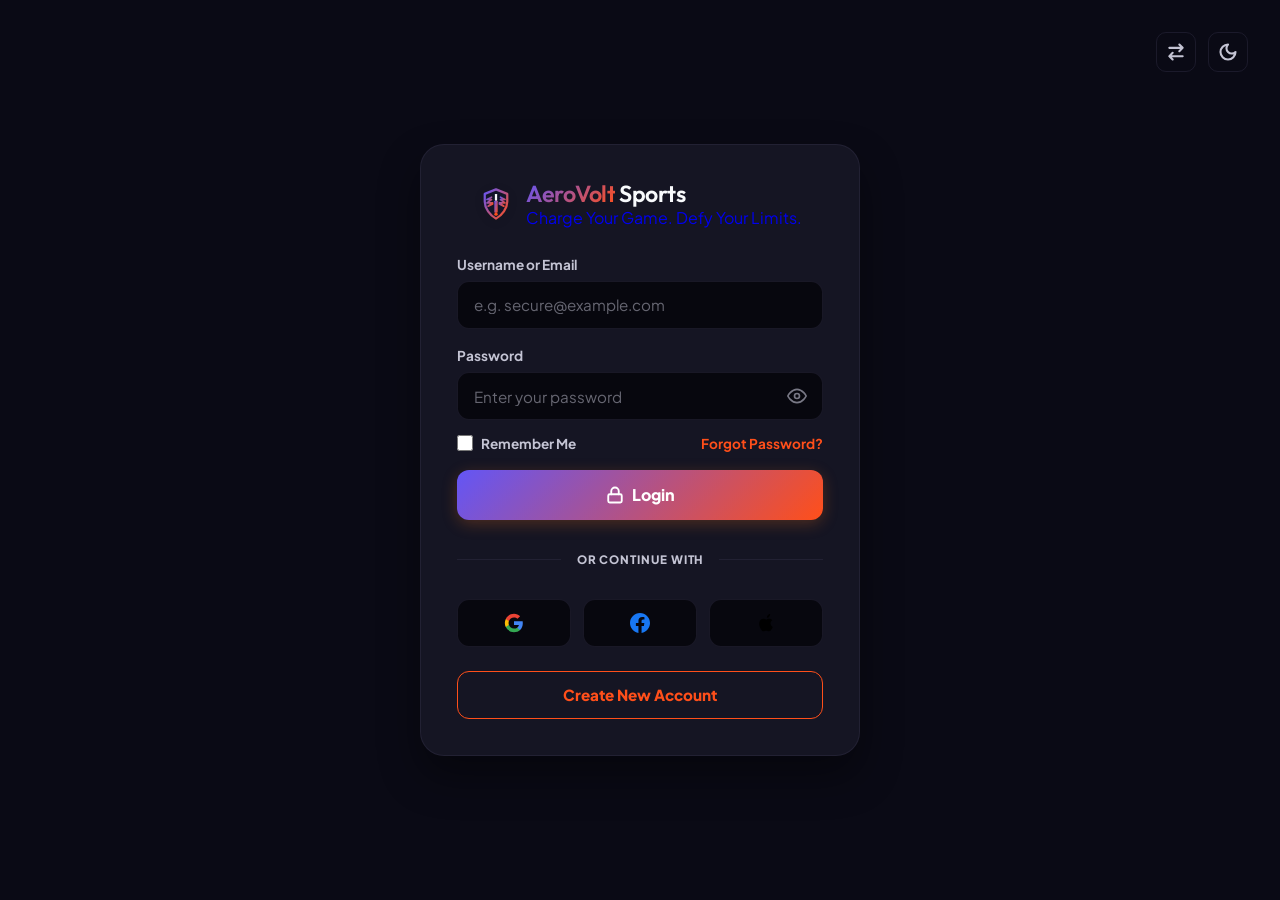
<file: login.html>
<!DOCTYPE html>
<html lang="en" data-theme="dark" dir="ltr">
<head>
    <meta charset="UTF-8">
    <meta name="viewport" content="width=device-width, initial-scale=1.0">
    <meta name="description" content="AeroVolt Sports Login - Sign in to access your customized locker, order history, and custom jersey orders.">
    <title>Login - AeroVolt Sports</title>
    
    <!-- Google Fonts: Outfit (headings) & Plus Jakarta Sans (body) -->
    <link rel="preconnect" href="https://fonts.googleapis.com">
    <link rel="preconnect" href="https://fonts.gstatic.com" crossorigin>
    <link href="https://fonts.googleapis.com/css2?family=Outfit:wght@400;500;600;700;800&family=Plus+Jakarta+Sans:wght@300;400;500;600;700;800&display=swap" rel="stylesheet">
    
    <style>
        /* ----------------------------------------------------
           1. DESIGN SYSTEM & CSS VARIABLES
        ---------------------------------------------------- */
        :root[data-theme="light"] {
            --bg-page: hsl(220, 20%, 97%);
            --bg-navbar: hsla(220, 20%, 97%, 0.85);
            --bg-card: hsl(0, 0%, 100%);
            --bg-hover: hsl(245, 100%, 97%);
            --bg-dropdown: hsla(0, 0%, 100%, 0.92);
            --input-bg: hsl(220, 20%, 94%);
            
            --text-primary: hsl(245, 50%, 15%);
            --text-secondary: hsl(245, 20%, 35%);
            --text-muted: hsl(240, 10%, 55%);
            
            --primary: hsl(245, 75%, 52%);
            --primary-hover: hsl(245, 75%, 45%);
            --primary-glow: rgba(79, 70, 229, 0.15);
            
            --accent: hsl(14, 100%, 53%); /* Sunset Orange */
            --accent-hover: hsl(14, 100%, 45%);
            --accent-glow: rgba(249, 115, 22, 0.2);
            
            --border: hsla(245, 20%, 80%, 0.35);
            --border-hover: hsla(245, 20%, 70%, 0.5);
            --shadow-sm: 0 2px 8px rgba(79, 70, 229, 0.04);
            --shadow-md: 0 10px 30px rgba(79, 70, 229, 0.06);
            --shadow-lg: 0 20px 40px rgba(79, 70, 229, 0.08);
            
            --glass-blur: 16px;
        }

        :root[data-theme="dark"] {
            --bg-page: hsl(240, 35%, 6%);
            --bg-navbar: hsla(240, 35%, 6%, 0.85);
            --bg-card: hsl(240, 25%, 11%);
            --bg-hover: hsl(245, 30%, 18%);
            --bg-dropdown: hsla(240, 25%, 11%, 0.92);
            --input-bg: hsl(240, 35%, 4%);
            
            --text-primary: hsl(210, 40%, 98%);
            --text-secondary: hsl(240, 15%, 80%);
            --text-muted: hsl(240, 10%, 65%);
            
            --primary: hsl(245, 90%, 65%);
            --primary-hover: hsl(245, 90%, 72%);
            --primary-glow: rgba(129, 140, 248, 0.25);
            
            --accent: hsl(14, 100%, 55%); /* Neon Sunset Orange */
            --accent-hover: hsl(14, 100%, 48%);
            --accent-glow: rgba(249, 115, 22, 0.25);
            
            --border: hsla(245, 20%, 25%, 0.4);
            --border-hover: hsla(245, 20%, 35%, 0.5);
            --shadow-sm: 0 2px 8px rgba(0, 0, 0, 0.2);
            --shadow-md: 0 10px 30px rgba(0, 0, 0, 0.3);
            --shadow-lg: 0 20px 40px rgba(0, 0, 0, 0.4);
            
            --glass-blur: 16px;
        }

        /* Base Resets */
        *, *::before, *::after {
            box-sizing: border-box;
            margin: 0;
            padding: 0;
            transition: background-color 0.3s ease, border-color 0.3s ease, color 0.3s ease, box-shadow 0.3s ease;
        }

        body {
            font-family: 'Plus Jakarta Sans', sans-serif;
            background-color: var(--bg-page);
            color: var(--text-primary);
            min-height: 100vh;
            overflow-x: hidden;
            display: flex;
            align-items: center;
            justify-content: center;
            padding: 2rem 1.5rem;
            position: relative;
        }

        /* ----------------------------------------------------
           2. HEADER ACTION CONTROLS (Top Right)
        ---------------------------------------------------- */
        .header-controls {
            position: absolute;
            top: 2rem;
            inset-inline-end: 2rem;
            display: flex;
            align-items: center;
            gap: 0.75rem;
            z-index: 1000;
        }

        .action-btn {
            background: none;
            border: 1px solid var(--border);
            border-radius: 10px;
            color: var(--text-secondary);
            cursor: pointer;
            display: flex;
            align-items: center;
            justify-content: center;
            width: 40px;
            height: 40px;
            position: relative;
            overflow: hidden;
            transition: all 0.3s ease;
        }

        .action-btn:hover {
            border-color: var(--accent);
            color: var(--accent);
            background-color: var(--input-bg);
            transform: translateY(-1px);
        }

        /* Theme Toggle SVG placement */
        .theme-toggle svg {
            width: 20px;
            height: 20px;
            position: absolute;
            transition: transform 0.5s cubic-bezier(0.34, 1.56, 0.64, 1), opacity 0.3s ease;
        }

        .theme-toggle .sun-icon {
            opacity: 1;
            transform: rotate(0deg) scale(1);
        }

        .theme-toggle .moon-icon {
            opacity: 0;
            transform: rotate(-90deg) scale(0);
        }

        :root[data-theme="dark"] .theme-toggle .sun-icon {
            opacity: 0;
            transform: rotate(90deg) scale(0);
        }

        :root[data-theme="dark"] .theme-toggle .moon-icon {
            opacity: 1;
            transform: rotate(0deg) scale(1);
        }

        .rtl-toggle svg {
            width: 20px;
            height: 20px;
        }

        /* ----------------------------------------------------
           3. LOGIN CARD CONTAINER
        ---------------------------------------------------- */
        .login-card {
            background-color: var(--bg-card);
            border: 1px solid var(--border);
            border-radius: 24px;
            padding: 2.25rem 2.25rem;
            width: 100%;
            max-width: 440px;
            box-shadow: var(--shadow-lg);
            display: flex;
            flex-direction: column;
            gap: 1.5rem;
            text-align: center;
        }

        /* Logo Header */
        .logo-section {
            display: flex;
            align-items: center;
            justify-content: center;
            gap: 0.75rem;
            text-decoration: none;
            margin-bottom: 0.25rem;
            transition: transform 0.3s ease;
        }

        .logo-section:hover .logo-badge {
            transform: translateY(-2px) rotate(-3deg) scale(1.05);
            filter: drop-shadow(0 4px 12px var(--primary-glow));
        }

        .logo-badge {
            display: flex;
            align-items: center;
            justify-content: center;
            filter: drop-shadow(0 2px 4px rgba(0, 0, 0, 0.15));
            animation: bounce-slow 4s infinite ease-in-out;
        }

        .logo-text-wrapper {
            display: flex;
            flex-direction: column;
            align-items: flex-start;
        }

        .logo-title {
            font-family: 'Outfit', sans-serif;
            font-size: 1.45rem;
            font-weight: 800;
            color: var(--text-primary);
            line-height: 1.1;
            letter-spacing: -0.02em;
            display: flex;
            align-items: center;
            gap: 0.25rem;
        }

        .logo-title span.highlight {
            background: linear-gradient(135deg, var(--primary), var(--accent));
            -webkit-background-clip: text;
            -webkit-text-fill-color: transparent;
        }

        @keyframes bounce-slow {
            0%, 100% {
                transform: translateY(0) rotate(0deg);
            }
            50% {
                transform: translateY(-4px) rotate(5deg);
            }
        }

        /* Form elements */
        .login-form {
            display: flex;
            flex-direction: column;
            gap: 1.15rem;
            text-align: start;
        }

        .form-group {
            display: flex;
            flex-direction: column;
            gap: 0.5rem;
            position: relative;
        }

        .form-group label {
            font-size: 0.85rem;
            font-weight: 700;
            color: var(--text-secondary);
        }

        .input-wrapper {
            position: relative;
            display: flex;
            align-items: center;
            width: 100%;
        }

        .form-input {
            width: 100%;
            background-color: var(--input-bg);
            border: 1px solid var(--border);
            border-radius: 12px;
            padding: 0.85rem 1rem;
            font-family: inherit;
            font-size: 0.95rem;
            color: var(--text-primary);
            outline: none;
            transition: all 0.25s ease;
        }

        .form-input::placeholder {
            color: var(--text-secondary);
            opacity: 0.5;
        }

        .form-input:focus {
            border-color: var(--accent);
            box-shadow: 0 0 0 4px var(--accent-glow);
            background-color: var(--bg-card);
        }

        /* Eye Icon Switcher */
        .eye-toggle-btn {
            position: absolute;
            inset-inline-end: 1rem;
            background: none;
            border: none;
            color: var(--text-secondary);
            cursor: pointer;
            display: flex;
            align-items: center;
            justify-content: center;
            padding: 0;
            opacity: 0.6;
            transition: opacity 0.2s ease;
        }

        .eye-toggle-btn:hover {
            opacity: 1;
            color: var(--accent);
        }

        .eye-toggle-btn svg {
            width: 20px;
            height: 20px;
        }

        /* Options Row */
        .options-row {
            display: flex;
            align-items: center;
            justify-content: space-between;
            font-size: 0.85rem;
            font-weight: 700;
            margin-top: -0.25rem;
        }

        .checkbox-container {
            display: flex;
            align-items: center;
            gap: 0.5rem;
            cursor: pointer;
            color: var(--text-secondary);
            user-select: none;
        }

        .checkbox-container input {
            accent-color: var(--accent);
            width: 16px;
            height: 16px;
            border-radius: 4px;
            cursor: pointer;
        }

        .forgot-link {
            color: var(--accent);
            text-decoration: none;
            transition: color 0.2s ease;
        }

        .forgot-link:hover {
            color: var(--accent-hover);
            text-decoration: underline;
        }

        /* Log In Button */
        .submit-btn {
            background: linear-gradient(135deg, var(--primary), var(--accent));
            color: #ffffff;
            font-family: inherit;
            font-size: 1rem;
            font-weight: 800;
            border: none;
            border-radius: 12px;
            padding: 0.9rem 1.5rem;
            cursor: pointer;
            display: flex;
            align-items: center;
            justify-content: center;
            gap: 0.5rem;
            box-shadow: 0 4px 15px var(--accent-glow);
            transition: all 0.3s cubic-bezier(0.25, 0.8, 0.25, 1);
        }

        .submit-btn:hover {
            box-shadow: 0 8px 24px var(--accent-glow);
            transform: translateY(-1.5px);
            filter: brightness(1.05);
        }

        .submit-btn svg {
            width: 18px;
            height: 18px;
            stroke-width: 2.5;
        }

        /* Divider */
        .divider {
            display: flex;
            align-items: center;
            justify-content: center;
            gap: 1rem;
            font-size: 0.725rem;
            font-weight: 800;
            color: var(--text-secondary);
            text-transform: uppercase;
            letter-spacing: 0.08em;
            margin: 0.5rem 0;
        }

        .divider::before, .divider::after {
            content: '';
            flex: 1;
            height: 1px;
            background-color: var(--border);
        }

        /* Social buttons */
        .social-row {
            display: grid;
            grid-template-columns: repeat(3, 1fr);
            gap: 0.75rem;
        }

        .social-btn {
            background-color: var(--input-bg);
            border: 1px solid var(--border);
            border-radius: 12px;
            height: 48px;
            display: flex;
            align-items: center;
            justify-content: center;
            cursor: pointer;
            transition: all 0.25s ease;
        }

        .social-btn:hover {
            border-color: var(--accent);
            background-color: var(--bg-card);
            transform: translateY(-1px);
        }

        .social-btn svg {
            width: 20px;
            height: 20px;
            fill: currentColor;
        }

        /* Create Account outline button */
        .create-account-btn {
            background: none;
            border: 1.5px solid var(--accent);
            color: var(--accent);
            font-family: inherit;
            font-size: 0.95rem;
            font-weight: 800;
            border-radius: 12px;
            padding: 0.85rem 1.5rem;
            cursor: pointer;
            text-decoration: none;
            display: flex;
            align-items: center;
            justify-content: center;
            transition: all 0.3s ease;
        }

        .create-account-btn:hover {
            background-color: var(--accent-glow);
            box-shadow: 0 4px 15px var(--accent-glow);
            transform: translateY(-1px);
        }

        /* ----------------------------------------------------
           4. RESPONSIVE LAYOUTS
        ---------------------------------------------------- */
        @media (max-width: 480px) {
            body {
                display: flex;
                flex-direction: column;
                justify-content: flex-start !important;
                padding: 5.5rem 1rem 2rem 1rem !important;
            }

            .login-card {
                padding: 2.25rem 1.5rem;
                gap: 1.5rem;
            }

            .header-controls {
                top: 1.5rem;
                inset-inline-end: 1rem;
            }
        }
    
        /* ====================================================
           GLOBAL RESPONSIVENESS OVERRIDES
        ==================================================== */
        *, *::before, *::after {
            box-sizing: border-box !important;
        }
        
        html, body {
            max-width: 100% !important;
            overflow-x: hidden !important;
            width: 100% !important;
        }

        img, video, iframe {
            max-width: 100% !important;
            height: auto !important;
        }

        @media (max-width: 1024px) {
            .hero-grid, .telemetry-grid, .materials-grid, .calendar-grid, .radar-grid, .booking-grid, 
            .about-hero-grid, .collage-container, .why-diagonal-grid, .orbit-container, .location-section-grid,
            .custom-hero-grid, .custom-step-grid, .custom-benefits-grid, .bulk-hero-grid, .steps-grid, 
            .benefits-grid, .blog-hero-grid, .blog-featured-grid, .blog-archive-grid, .contact-hero-grid, 
            .contact-form-grid, .brands-hero-grid, .brands-showcase-grid,
            .accessories-grid, .athletes-flex-row, .audit-layout, .calendar-phase-specs, .catalog-grid, 
            .circle-spec-grid, .configurator-card, .flex-grid-wrapper, .grid-container, .material-layout, 
            .quiz-card, .quiz-row, .testimonial-card, .vault-hero-grid, .wizard-row {
                grid-template-columns: 1fr !important;
                gap: 2.5rem !important;
            }
            
            section, .home-section, .about-body, .custom-body, .orders-body, .blog-body, .contact-body, .brands-body {
                padding: 4rem 1.5rem !important;
            }

            /* Responsive Footer overrides (Laptop & Tablet viewports) */
            .footer-container {
                grid-template-columns: 1fr !important;
                gap: 2.5rem !important;
            }
            .brand-col {
                grid-column: span 1 !important;
                text-align: start !important;
                align-items: flex-start !important;
                margin-bottom: 0 !important;
            }
            .brand-col .footer-desc,
            .brand-col .brand-desc {
                margin-inline-start: 0 !important;
                margin-inline-end: auto !important;
                text-align: start !important;
            }
            .brand-col .social-links {
                justify-content: flex-start !important;
            }
            .footer-col {
                text-align: start !important;
            }
            .footer-col ul {
                padding: 0 !important;
            }
            .footer-col ul li {
                justify-content: flex-start !important;
            }
            .footer-bottom-container {
                flex-direction: column !important;
                align-items: flex-start !important;
                text-align: start !important;
                gap: 1rem !important;
            }
            .footer-bottom-links {
                justify-content: flex-start !important;
                flex-wrap: wrap !important;
                gap: 1rem !important;
            }
        }

        /* 768px Breakpoint (Tablets) */
        @media (max-width: 768px) {
            section, .home-section, .about-body, .custom-body, .orders-body, .blog-body, .contact-body, .brands-body {
                padding: 3rem 1.25rem !important;
            }
            
            h1, .hero-title-main {
                font-size: 2.5rem !important;
                line-height: 1.2 !important;
            }
            
            h2, .section-title {
                font-size: 1.85rem !important;
                line-height: 1.25 !important;
            }
            
            h3 {
                font-size: 1.5rem !important;
            }
            
            /* Navbar adjustments */
            .desktop-nav {
                display: none !important;
            }
            
            .mobile-hamburger {
                display: flex !important;
            }

            .logo-title {
                font-size: 1.15rem !important;
            }

            /* Responsive Footer overrides */
            .footer-container {
                grid-template-columns: 1fr !important;
                gap: 2.5rem !important;
            }
            .brand-col {
                grid-column: span 1 !important;
                text-align: start !important;
                align-items: flex-start !important;
                margin-bottom: 0 !important;
            }
            .brand-col .footer-desc,
            .brand-col .brand-desc {
                margin-inline-start: 0 !important;
                margin-inline-end: auto !important;
                text-align: start !important;
            }
            .brand-col .social-links {
                justify-content: flex-start !important;
            }
            .footer-col {
                text-align: start !important;
            }
            .footer-col ul {
                padding: 0 !important;
            }
            .footer-col ul li {
                justify-content: flex-start !important;
            }
            .footer-bottom-container {
                flex-direction: column !important;
                align-items: flex-start !important;
                text-align: start !important;
                gap: 1rem !important;
            }
            .footer-bottom-links {
                justify-content: flex-start !important;
                flex-wrap: wrap !important;
                gap: 1rem !important;
            }
        }

        /* 480px Breakpoint (Mobile Portrait) */
        @media (max-width: 480px) {
            section, .home-section, .about-body, .custom-body, .orders-body, .blog-body, .contact-body, .brands-body {
                padding: 2.5rem 1rem !important;
            }
            
            h1, .hero-title-main {
                font-size: 2rem !important;
            }
            
            h2, .section-title {
                font-size: 1.6rem !important;
            }
            
            .btn-primary, .btn-secondary, .btn-accent, button.btn-primary, button.btn-secondary {
                width: 100% !important;
                text-align: center;
                justify-content: center;
            }
            
            .social-links {
                justify-content: center;
                flex-wrap: wrap;
            }
            
            .logo-tagline {
                display: none !important;
            }

            /* Telemetry & Circular Selector & Orbit Alignments */
            .circular-selector-container, .orbit-visual-box {
                transform: scale(0.85) !important;
                margin: -1.5rem auto !important;
            }
            .telemetry-tabs {
                display: flex !important;
                flex-wrap: wrap !important;
                justify-content: center !important;
                gap: 0.5rem !important;
                margin-bottom: 1.5rem !important;
            }
            .tab-trigger {
                padding: 0.5rem 0.75rem !important;
                font-size: 0.75rem !important;
                flex: 1 1 calc(33.333% - 0.5rem) !important;
                min-width: 75px !important;
                text-align: center !important;
            }
            .telemetry-readouts {
                grid-template-columns: repeat(auto-fit, minmax(110px, 1fr)) !important;
                gap: 0.75rem !important;
            }
        }

        /* 320px Breakpoint (Small Mobile Screen) */
        @media (max-width: 320px) {
            section, .home-section, .about-body, .custom-body, .orders-body, .blog-body, .contact-body, .brands-body {
                padding: 2rem 0.75rem !important;
            }
            
            h1, .hero-title-main {
                font-size: 1.75rem !important;
            }
            
            h2, .section-title {
                font-size: 1.45rem !important;
            }

            .logo-title {
                font-size: 1rem !important;
            }
            
            /* Force absolute overflow prevention */
            * {
                word-wrap: break-word !important;
                overflow-wrap: break-word !important;
            }

            /* Telemetry & Circular Selector & Orbit Alignments */
            .circular-selector-container, .orbit-visual-box {
                transform: scale(0.75) !important;
                margin: -2.5rem auto !important;
            }
            .telemetry-dashboard {
                padding: 0.85rem !important;
            }
            .tab-trigger {
                font-size: 0.7rem !important;
                padding: 0.4rem 0.5rem !important;
            }
        }
    
        /* Hamburger custom SVG toggle button styling */
        .hamburger {
            align-items: center !important;
            justify-content: center !important;
            width: 40px !important;
            height: 40px !important;
            background-color: var(--bg-card) !important;
            border: 1px solid var(--border) !important;
            border-radius: 10px !important;
            cursor: pointer !important;
            padding: 0 !important;
            z-index: 1100 !important;
        }
        .hamburger svg {
            width: 20px !important;
            height: 20px !important;
            color: var(--text-secondary) !important;
            transition: transform 0.3s ease !important;
        }
        .hamburger:hover svg {
            color: var(--primary) !important;
            transform: scale(1.05) !important;
        }

        /* ----------------------------------------------------
           10. TYPOGRAPHY CONSISTENCY OVERRIDES
        ---------------------------------------------------- */
        h1, h2, h3, h4, h5, h6,
        .hero-title-main, .section-title, .pro-card-title, .logo-title, .athlete-card-name, .sport-title, .product-name, .category-name, .offer-title, .modal-title, .blog-section-title, .snap-card-title, .blog-post-title, .lab-panel-title, .calendar-phase-title, .config-title, .custom-step-title, .benefit-card-title, .contact-card-title {
            font-weight: 600 !important;
        }
        p, .section-desc, .hero-desc, .offer-desc, .modal-desc, .product-desc, .athlete-card-formula, .card-formula, .about-story-text, .kit-spec-node span, .spec-item span, .contact-card-desc {
            font-weight: 450 !important;
        }
        .section-tag, .product-badge, .offer-badge, .athlete-sport-badge, .hero-badge, .blog-badge, .orders-badge, .preview-season-badge {
            display: inline-flex !important;
            align-items: center !important;
            justify-content: center !important;
            line-height: 1 !important;
            padding: 0.55rem 1.2rem !important;
            height: auto !important;
            box-sizing: border-box !important;
        }
</style>
    <link rel="icon" type="image/svg+xml" href="images/favicon.svg">
    <link rel="icon" type="image/png" href="images/favicon.png">
</head>
<body>

    <!-- Top Right Controls -->
    <div class="header-controls">
        <!-- RTL Swap Toggle -->
        <button class="action-btn rtl-toggle" id="rtl-toggle-btn" aria-label="Toggle Layout Direction LTR to RTL">
            <svg viewBox="0 0 24 24" fill="none" stroke="currentColor" stroke-width="2.5" stroke-linecap="round" stroke-linejoin="round">
                <path d="M20 17H4M4 17L8 13M4 17L8 21M4 7H20M20 7L16 3M20 7L16 11"></path>
            </svg>
        </button>

        <!-- Theme Toggle -->
        <button class="action-btn theme-toggle" id="theme-toggle-btn" aria-label="Toggle Dark Mode">
            <svg class="sun-icon" fill="none" stroke="currentColor" stroke-width="2.5" viewBox="0 0 24 24" stroke-linecap="round" stroke-linejoin="round">
                <circle cx="12" cy="12" r="4"></circle>
                <path d="M12 2v2"></path>
                <path d="M12 20v2"></path>
                <path d="M4.93 4.93l1.41 1.41"></path>
                <path d="M17.66 17.66l1.41 1.41"></path>
                <path d="M2 12h2"></path>
                <path d="M20 12h2"></path>
                <path d="M6.34 17.66l-1.41 1.41"></path>
                <path d="M19.07 4.93l-1.41 1.41"></path>
            </svg>
            <svg class="moon-icon" fill="none" stroke="currentColor" stroke-width="2.5" viewBox="0 0 24 24" stroke-linecap="round" stroke-linejoin="round">
                <path d="M12 3a6.364 6.364 0 0 0 9 9 9 9 0 1 1-9-9Z"></path>
            </svg>
        </button>
    </div>

    <!-- Centered Login Card -->
    <div class="login-card">
        <!-- Logo -->
        <a href="index.html" class="logo-section" aria-label="AeroVolt Sports Lab Home">
            <div class="logo-badge" aria-hidden="true">
                <svg class="logo-icon-svg" viewBox="0 0 32 32" width="36" height="36" fill="none" xmlns="http://www.w3.org/2000/svg" style="display: block; overflow: visible;">
                    <defs>
                        <linearGradient id="logoGrad" x1="0%" y1="0%" x2="100%" y2="100%">
                            <stop offset="0%" stop-color="var(--primary)"></stop>
                            <stop offset="100%" stop-color="var(--accent)"></stop>
                        </linearGradient>
                    </defs>
                    <path d="M16 3 L26 7 V14 C26 20 21.5 26 16 29 C10.5 26 6 20 6 14 V7 L16 3 Z" stroke="url(#logoGrad)" stroke-width="2" stroke-linejoin="round" fill="rgba(10, 88, 245, 0.04)"></path>
                    <path d="M12 10 L8 12 H12 L8 15 H13 L9 18 L13 16" stroke="url(#logoGrad)" stroke-width="1.5" stroke-linecap="round" stroke-linejoin="round"></path>
                    <path d="M20 10 L24 12 H20 L24 15 H19 L23 18 L19 16" stroke="url(#logoGrad)" stroke-width="1.5" stroke-linecap="round" stroke-linejoin="round"></path>
                    <rect x="15" y="7" width="2" height="6" rx="0.5" fill="var(--text-primary)"></rect>
                    <path d="M14.5 13.5 C14.5 13 17.5 13 17.5 13.5 V23 C17.5 24 14.5 24 14.5 23 Z" fill="url(#logoGrad)"></path>
                    <circle cx="16" cy="25" r="1.5" fill="var(--accent)"></circle>
                </svg>
            </div>
            <div class="logo-text-wrapper">
                <h1 class="logo-title"><span class="highlight">AeroVolt</span> Sports</h1>
                <span class="logo-tagline">Charge Your Game. Defy Your Limits.</span>
            </div>
        </a>

        <!-- Form -->
        <form class="login-form" onsubmit="event.preventDefault(); alert('Authentication Simulation Successful!');">
            <!-- Username/Email -->
            <div class="form-group">
                <label for="login-username">Username or Email</label>
                <div class="input-wrapper">
                    <input type="text" id="login-username" class="form-input" placeholder="e.g. secure@example.com" required autocomplete="username">
                </div>
            </div>

            <!-- Password -->
            <div class="form-group">
                <label for="login-password">Password</label>
                <div class="input-wrapper">
                    <input type="password" id="login-password" class="form-input" placeholder="Enter your password" required autocomplete="current-password">
                    <!-- Toggle eye button -->
                    <button type="button" class="eye-toggle-btn" id="password-eye-btn" aria-label="Show password">
                        <!-- Eye Icon (Default Closed/Open) -->
                        <svg fill="none" stroke="currentColor" stroke-width="2" viewBox="0 0 24 24" stroke-linecap="round" stroke-linejoin="round">
                            <path d="M1 12s4-8 11-8 11 8 11 8-4 8-11 8-11-8-11-8z"></path>
                            <circle cx="12" cy="12" r="3"></circle>
                        </svg>
                    </button>
                </div>
            </div>

            <!-- Options (Remember + Forgot) -->
            <div class="options-row">
                <label class="checkbox-container">
                    <input type="checkbox" id="remember-me-chk">
                    <span>Remember Me</span>
                </label>
                <a href="#" class="forgot-link">Forgot Password?</a>
            </div>

            <!-- Log In Submit -->
            <button type="submit" class="submit-btn">
                <svg fill="none" stroke="currentColor" viewBox="0 0 24 24" stroke-linecap="round" stroke-linejoin="round">
                    <rect x="3" y="11" width="18" height="11" rx="2" ry="2"></rect>
                    <path d="M7 11V7a5 5 0 0 1 10 0v4"></path>
                </svg>
                <span>Login</span>
            </button>
        </form>

        <!-- Divider -->
        <div class="divider">Or Continue With</div>

        <!-- Social Row -->
        <div class="social-row">
            <!-- Google -->
            <button type="button" class="social-btn" aria-label="Sign in with Google">
                <svg viewBox="0 0 24 24" fill="currentColor">
                    <path d="M22.56 12.25c0-.78-.07-1.53-.2-2.25H12v4.26h5.92c-.26 1.37-1.04 2.53-2.21 3.31v2.77h3.57c2.08-1.92 3.28-4.74 3.28-8.09z" fill="#4285F4"/>
                    <path d="M12 23c2.97 0 5.46-.98 7.28-2.66l-3.57-2.77c-.98.66-2.23 1.06-3.71 1.06-2.86 0-5.29-1.93-6.16-4.53H2.18v2.84C3.99 20.53 7.7 23 12 23z" fill="#34A853"/>
                    <path d="M5.84 14.09c-.22-.66-.35-1.36-.35-2.09s.13-1.43.35-2.09V7.06H2.18C1.43 8.55 1 10.22 1 12s.43 3.45 1.18 4.94l2.85-2.22.81-.63z" fill="#FBBC05"/>
                    <path d="M12 5.38c1.62 0 3.06.56 4.21 1.64l3.15-3.15C17.45 2.09 14.97 1 12 1 7.7 1 3.99 3.47 2.18 7.06l3.66 2.84c.87-2.6 3.3-4.52 6.16-4.52z" fill="#EA4335"/>
                </svg>
            </button>

            <!-- Facebook -->
            <button type="button" class="social-btn" aria-label="Sign in with Facebook" style="color: #1877f2;">
                <svg viewBox="0 0 24 24" fill="currentColor">
                    <path d="M24 12.073c0-6.627-5.373-12-12-12s-12 5.373-12 12c0 5.99 4.388 10.954 10.125 11.854v-8.385H7.078v-3.47h3.047V9.43c0-3.007 1.792-4.669 4.533-4.669 1.312 0 2.686.235 2.686.235v2.953H15.83c-1.491 0-1.956.925-1.956 1.874v2.25h3.328l-.532 3.47h-2.796v8.385C19.612 23.027 24 18.062 24 12.073z"/>
                </svg>
            </button>

            <!-- Apple -->
            <button type="button" class="social-btn" aria-label="Sign in with Apple">
                <svg viewBox="0 0 24 24" fill="currentColor">
                    <path d="M18.71 19.5c-.83 1.24-1.71 2.45-3.05 2.47-1.34.03-1.77-.79-3.29-.79-1.53 0-2 .77-3.27.82-1.31.05-2.3-1.32-3.14-2.53C4.25 17 2.94 12.45 4.7 9.39c.87-1.52 2.43-2.48 4.12-2.51 1.28-.02 2.5.87 3.29.87.78 0 2.26-1.07 3.81-.91.65.03 2.47.26 3.64 1.98-.09.06-2.17 1.28-2.15 3.81.03 3.02 2.65 4.03 2.68 4.04-.03.07-.42 1.44-1.38 2.83M15.97 4.17c.66-.81 1.11-1.93.99-3.06-.96.04-2.13.64-2.82 1.45-.6.69-1.12 1.82-.98 2.92.1.08 2.15.51 2.81-1.31z"/>
                </svg>
            </button>
        </div>

        <!-- Create Account Button -->
        <a href="registeration.html" class="create-account-btn">Create New Account</a>
    </div>

    <!-- ----------------------------------------------------
       5. INTERACTIVITY CONTROLLER (JAVASCRIPT)
    ----------------------------------------------------- -->
    <script>
        document.addEventListener("DOMContentLoaded", () => {
            // --- Contextual Active Navbar Highlight ---
            const currentPath = window.location.pathname.split("/").pop() || "index.html";
            const navLinks = document.querySelectorAll(".nav-menu .nav-link");
            navLinks.forEach(link => {
                const href = link.getAttribute("href");
                link.parentElement.classList.remove("active");
                
                if (href === currentPath) {
                    link.parentElement.classList.add("active");
                } else if ((currentPath === "index.html" || currentPath === "home 2.html" || currentPath === "") && link.textContent.trim().includes("Home")) {
                    link.parentElement.classList.add("active");
                }
            });

            const htmlElement = document.documentElement;

            // --- Theme Controller (Light/Dark Mode) ---
            const themeToggleBtn = document.getElementById("theme-toggle-btn");
            const savedTheme = localStorage.getItem("theme") || "dark"; // Default to dark as in screenshot
            htmlElement.setAttribute("data-theme", savedTheme);

            if (themeToggleBtn) {
                themeToggleBtn.addEventListener("click", () => {
                    const currentTheme = htmlElement.getAttribute("data-theme");
                    const nextTheme = currentTheme === "dark" ? "light" : "dark";
                    htmlElement.setAttribute("data-theme", nextTheme);
                    localStorage.setItem("theme", nextTheme);
                });
            }

            // --- Layout Controller (RTL / LTR) ---
            const rtlToggleBtn = document.getElementById("rtl-toggle-btn");
            if (rtlToggleBtn) {
                rtlToggleBtn.addEventListener("click", () => {
                    const currentDir = htmlElement.getAttribute("dir") || "ltr";
                    if (currentDir === "ltr") {
                        htmlElement.setAttribute("dir", "rtl");
                        htmlElement.setAttribute("lang", "ar");
                    } else {
                        htmlElement.setAttribute("dir", "ltr");
                        htmlElement.setAttribute("lang", "en");
                    }
                });
            }

            // --- Password Show/Hide Toggle ---
            const passwordInput = document.getElementById("login-password");
            const eyeBtn = document.getElementById("password-eye-btn");

            if (eyeBtn && passwordInput) {
                eyeBtn.addEventListener("click", () => {
                    const type = passwordInput.getAttribute("type") === "password" ? "text" : "password";
                    passwordInput.setAttribute("type", type);
                    
                    // Toggle Eye SVG graphic if needed, or simply adjust visibility
                    eyeBtn.innerHTML = type === "password" ? `
                        <svg fill="none" stroke="currentColor" stroke-width="2" viewBox="0 0 24 24" stroke-linecap="round" stroke-linejoin="round">
                            <path d="M1 12s4-8 11-8 11 8 11 8-4 8-11 8-11-8-11-8z"></path>
                            <circle cx="12" cy="12" r="3"></circle>
                        </svg>
                    ` : `
                        <svg fill="none" stroke="currentColor" stroke-width="2" viewBox="0 0 24 24" stroke-linecap="round" stroke-linejoin="round">
                            <path d="M17.94 17.94A10.07 10.07 0 0 1 12 20c-7 0-11-8-11-8a18.45 18.45 0 0 1 5.06-5.94M9.9 4.24A9.12 9.12 0 0 1 12 4c7 0 11 8 11 8a18.5 18.5 0 0 1-2.16 3.19m-6.72-1.07a3 3 0 1 1-4.24-4.24"></path>
                            <line x1="1" y1="1" x2="23" y2="23"></line>
                        </svg>
                    `;
                });
            }
        });
    </script>
</body>
</html>
</file>
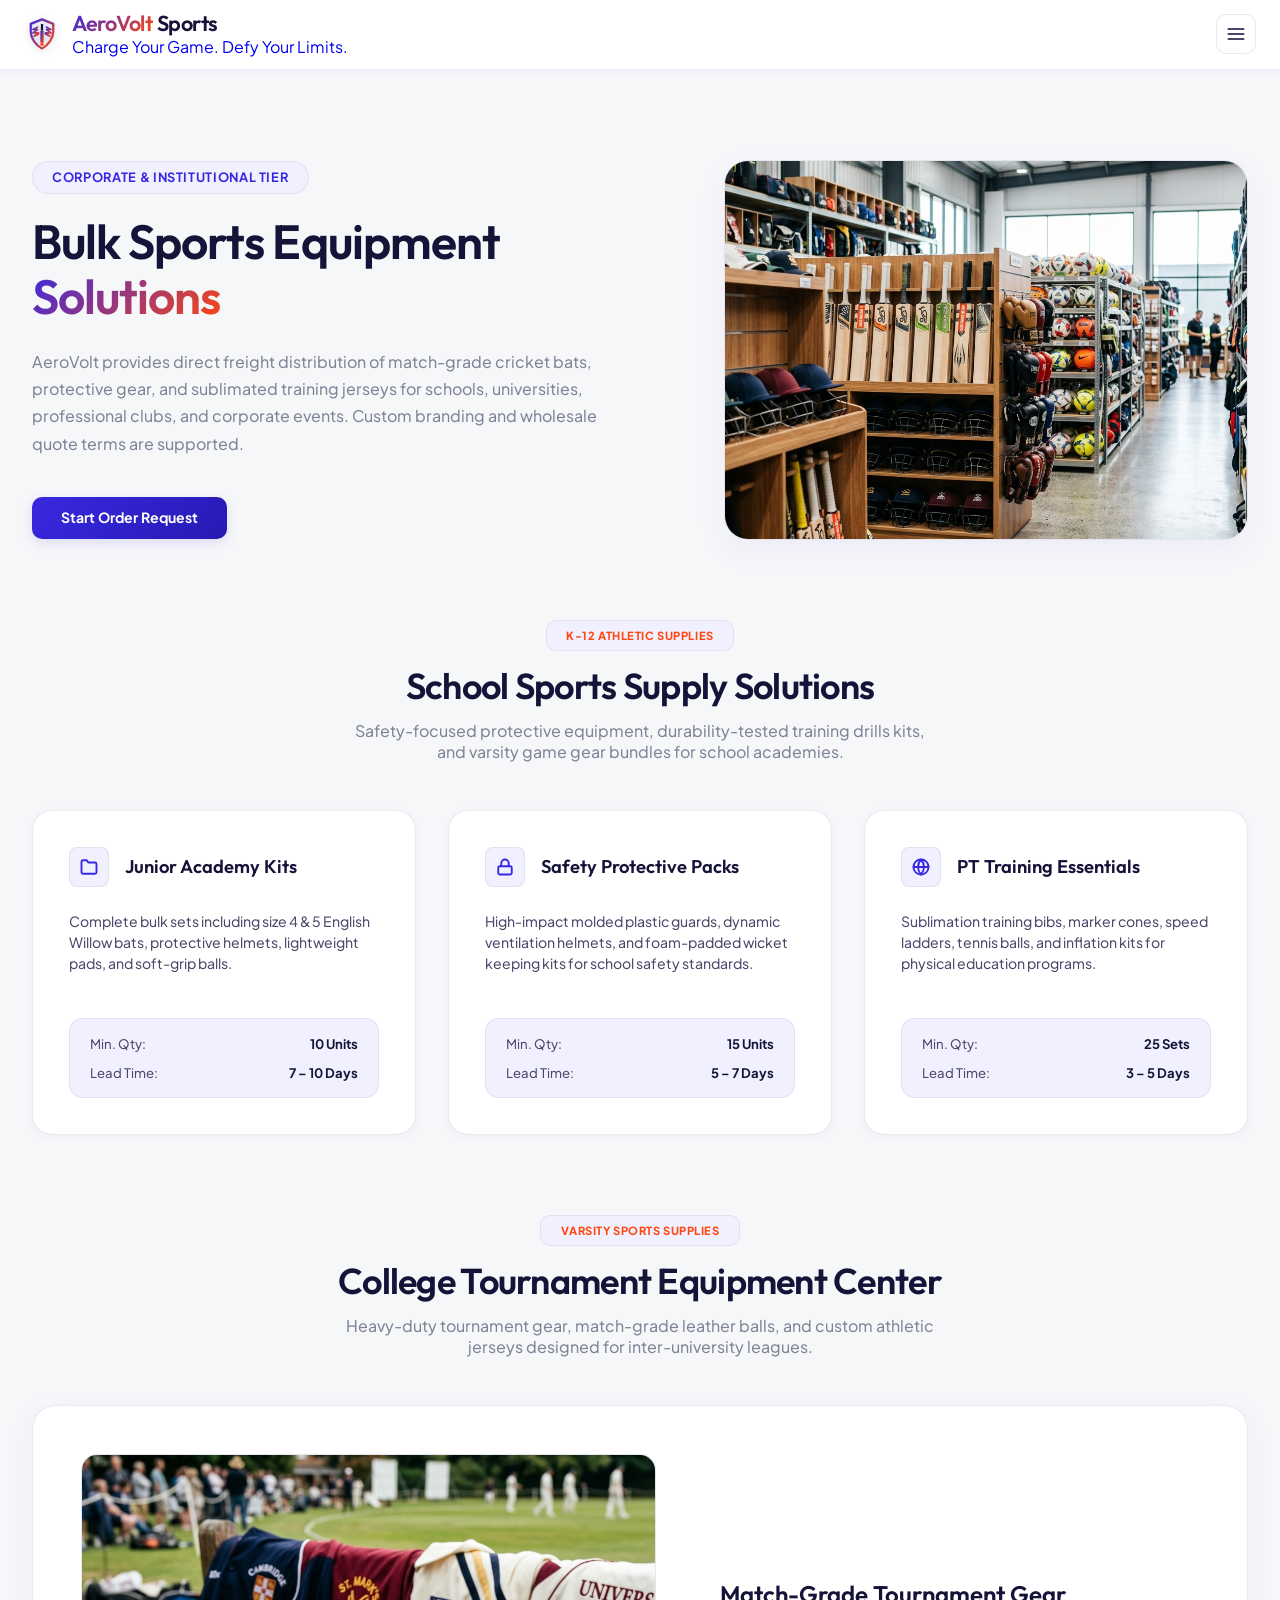
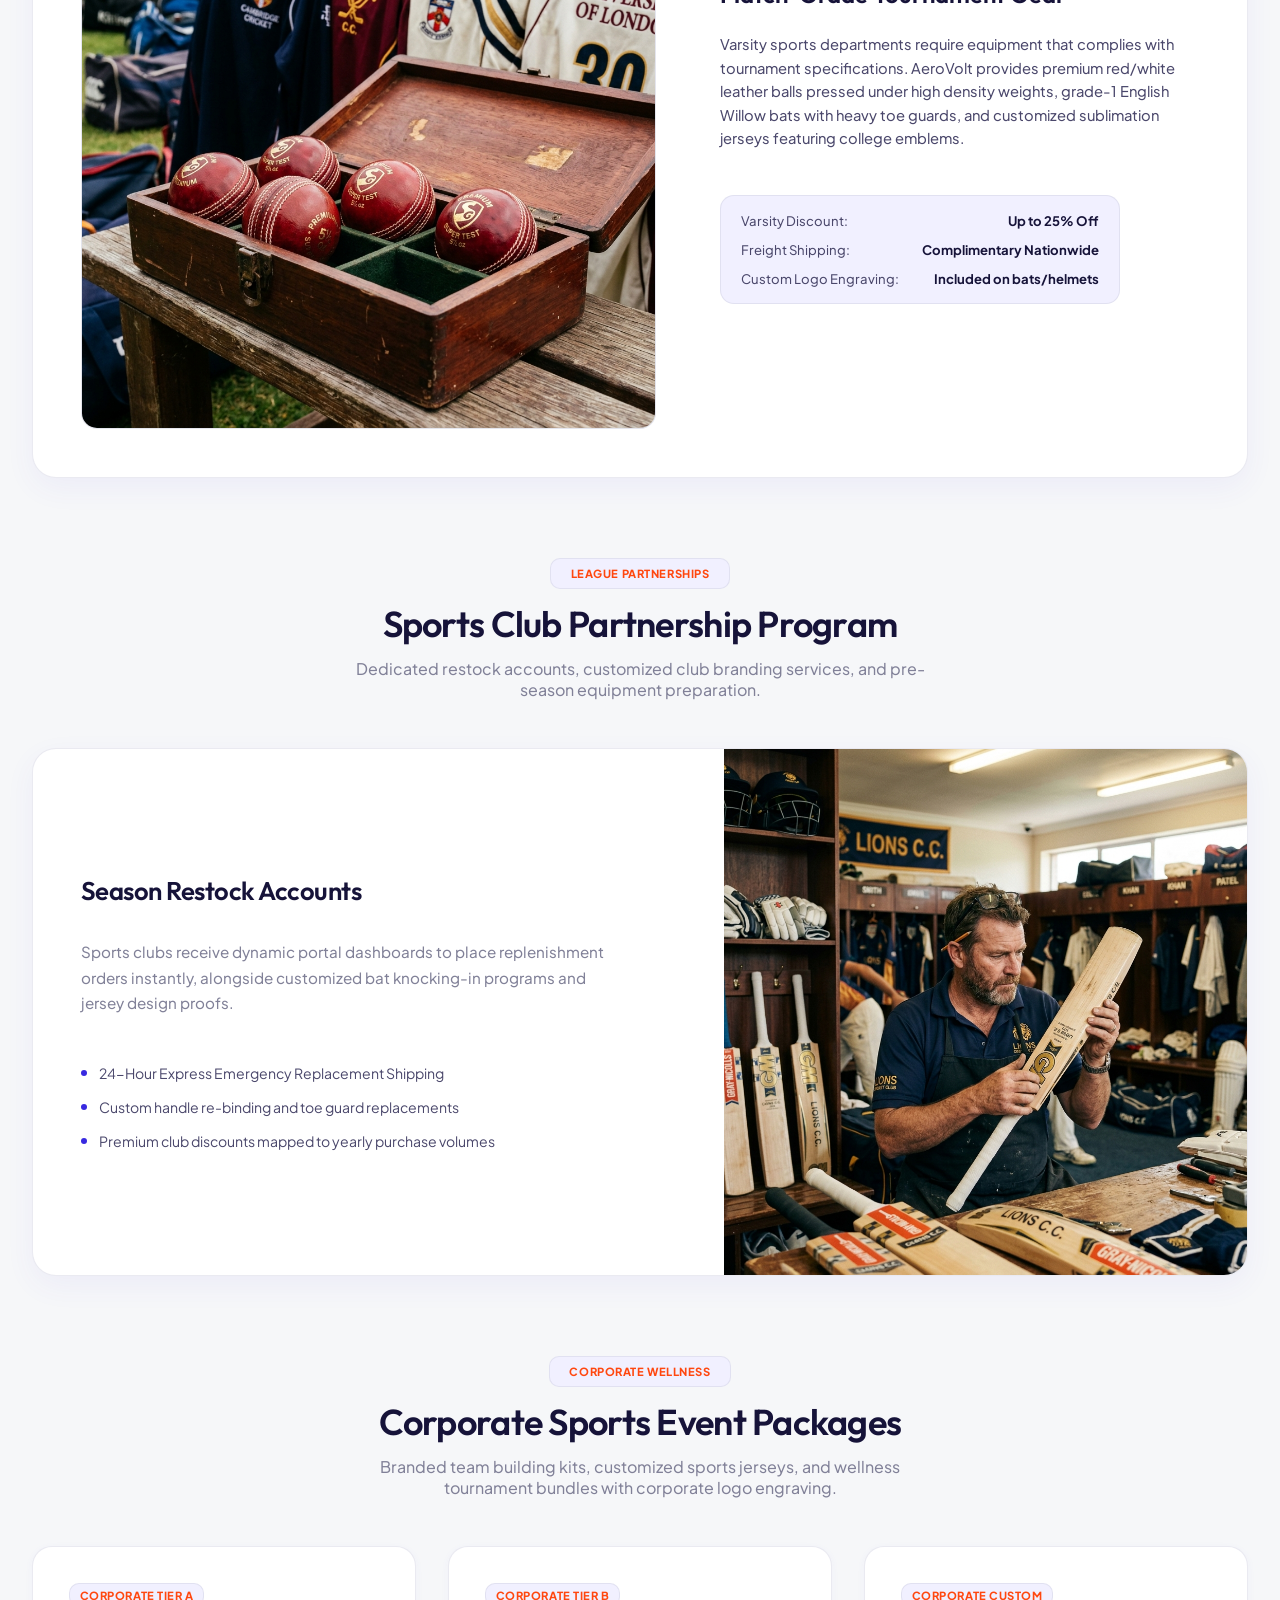
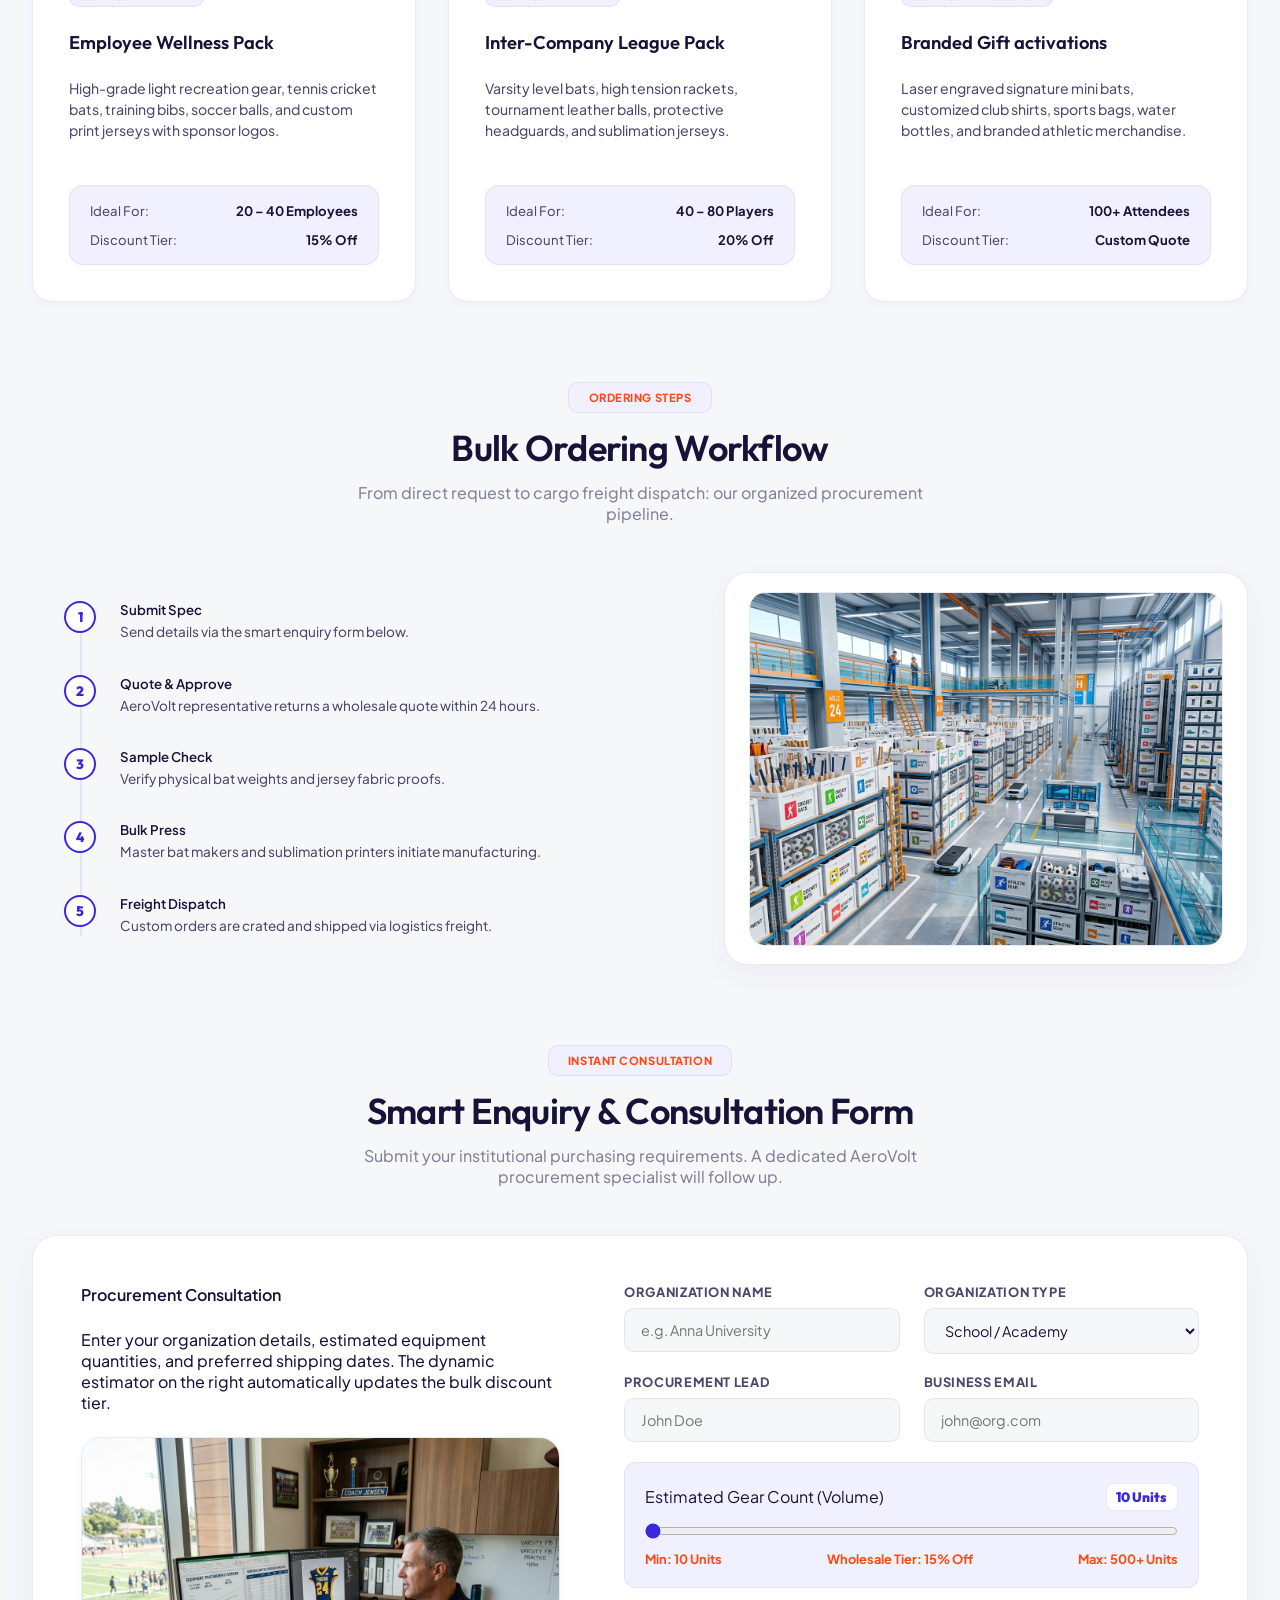
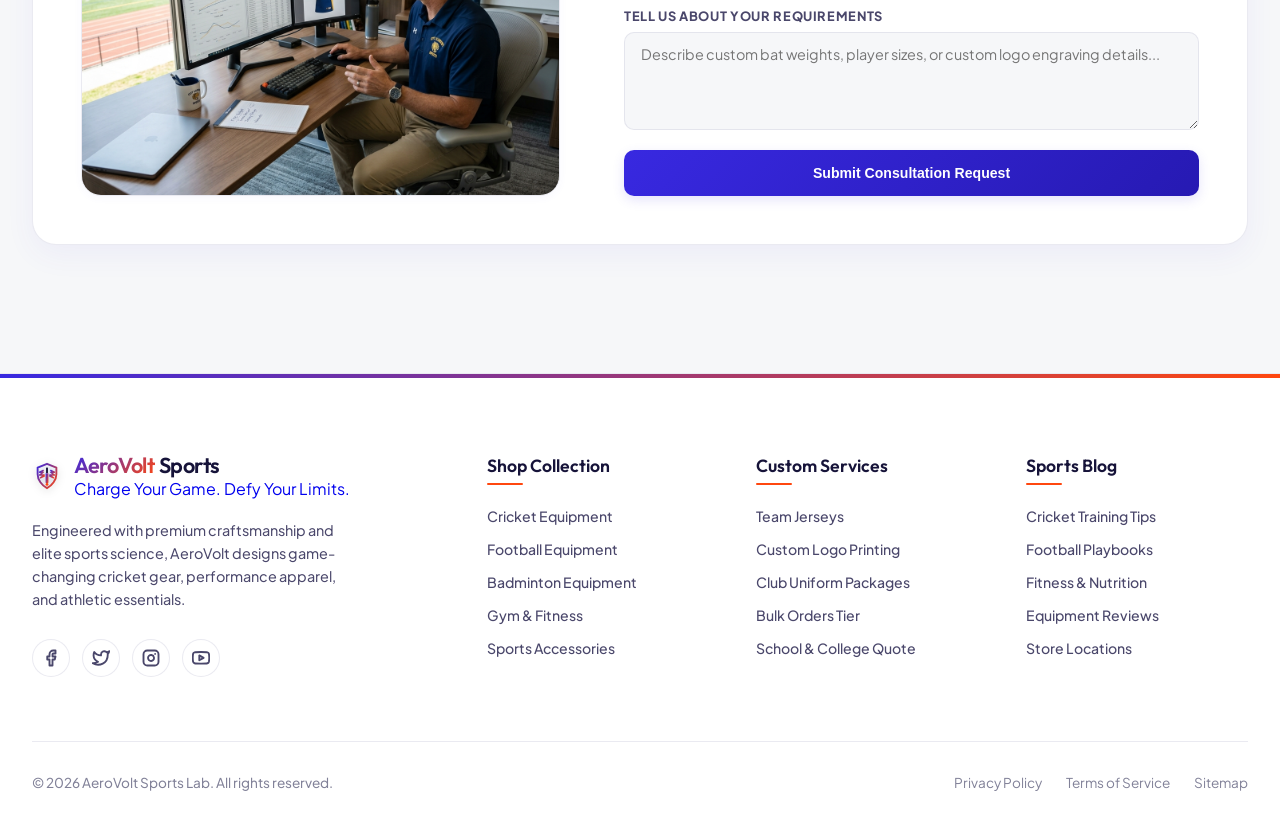
<file: orders.html>
<!DOCTYPE html>
<html lang="en" data-theme="light" dir="ltr">
<head>
    <meta charset="UTF-8">
    <meta name="viewport" content="width=device-width, initial-scale=1.0">
    <meta name="description" content="AeroVolt institutional purchasing - Request quotes for schools, varsity college tournaments, elite sports club sponsorships, and corporate event bundles.">
    <title>Bulk & Institutional Procurement - AeroVolt Sports</title>
    
    <!-- Google Fonts: Outfit (headings), Plus Jakarta Sans (UI elements), Poppins (Orders Page contents) -->
    <link rel="preconnect" href="https://fonts.googleapis.com">
    <link rel="preconnect" href="https://fonts.gstatic.com" crossorigin>
    <link href="https://fonts.googleapis.com/css2?family=Outfit:wght@400;500;600;700;800&family=Plus+Jakarta+Sans:wght@300;400;500;600;700;800&family=Poppins:wght@300;400;500;600;700;800&display=swap" rel="stylesheet">
    
    <style>
        /* ----------------------------------------------------
           1. DESIGN SYSTEM & CSS VARIABLES (Matches navbar.html)
        ---------------------------------------------------- */
        :root[data-theme="light"] {
            --bg-page: hsl(220, 20%, 97%);
            --bg-navbar: hsla(220, 20%, 97%, 0.85);
            --bg-card: hsl(0, 0%, 100%);
            --bg-hover: hsl(245, 100%, 97%);
            --bg-dropdown: hsla(0, 0%, 100%, 0.92);
            
            --text-primary: hsl(245, 50%, 15%);
            --text-secondary: hsl(245, 20%, 35%);
            --text-muted: hsl(240, 10%, 55%);
            
            --primary: hsl(245, 75%, 52%);
            --primary-hover: hsl(245, 75%, 45%);
            --primary-glow: rgba(79, 70, 229, 0.15);
            
            --accent: hsl(14, 100%, 53%); /* Sunset Orange */
            --accent-glow: rgba(249, 115, 22, 0.2);
            
            --border: hsla(245, 20%, 80%, 0.35);
            --border-hover: hsla(245, 20%, 70%, 0.5);
            --shadow-sm: 0 2px 8px rgba(79, 70, 229, 0.04);
            --shadow-md: 0 10px 30px rgba(79, 70, 229, 0.06);
            --shadow-lg: 0 20px 40px rgba(79, 70, 229, 0.08);
            
            --glass-blur: 16px;
        }

        :root[data-theme="dark"] {
            --bg-page: hsl(240, 35%, 6%);
            --bg-navbar: hsla(240, 35%, 6%, 0.85);
            --bg-card: hsl(240, 25%, 11%);
            --bg-hover: hsl(245, 30%, 18%);
            --bg-dropdown: hsla(240, 25%, 11%, 0.92);
            
            --text-primary: hsl(210, 40%, 98%);
            --text-secondary: hsl(240, 15%, 80%);
            --text-muted: hsl(240, 10%, 65%);
            
            --primary: hsl(245, 90%, 65%);
            --primary-hover: hsl(245, 90%, 72%);
            --primary-glow: rgba(129, 140, 248, 0.25);
            
            --accent: hsl(14, 100%, 55%); /* Neon Sunset Orange */
            --accent-glow: rgba(249, 115, 22, 0.25);
            
            --border: hsla(245, 20%, 25%, 0.4);
            --border-hover: hsla(245, 20%, 35%, 0.5);
            --shadow-sm: 0 2px 8px rgba(0, 0, 0, 0.2);
            --shadow-md: 0 10px 30px rgba(0, 0, 0, 0.3);
            --shadow-lg: 0 20px 40px rgba(0, 0, 0, 0.4);
            
            --glass-blur: 16px;
        }

        /* Base Resets */
        *, *::before, *::after {
            box-sizing: border-box;
            margin: 0;
            padding: 0;
            transition: background-color 0.3s ease, border-color 0.3s ease, color 0.3s ease, box-shadow 0.3s ease;
        }

        body {
            font-family: 'Plus Jakarta Sans', sans-serif;
            background-color: var(--bg-page);
            color: var(--text-primary);
            min-height: 100vh;
            overflow-x: hidden;
            display: flex;
            flex-direction: column;
        }

        /* ----------------------------------------------------
           2. HEADER & NAVIGATION BAR
        ---------------------------------------------------- */
        .header {
            position: fixed;
            top: 0;
            inset-inline-start: 0;
            width: 100%;
            z-index: 1000;
            background-color: var(--bg-navbar);
            backdrop-filter: blur(var(--glass-blur));
            -webkit-backdrop-filter: blur(var(--glass-blur));
            border-bottom: 1px solid var(--border);
            box-shadow: var(--shadow-sm);
        }

        .nav-container {
            max-width: 1440px;
            margin: 0 auto;
            padding: 0.75rem 2rem;
            display: grid;
            grid-template-columns: 1fr auto 1fr;
            align-items: center;
            position: relative;
        }

        .logo-section {
            display: flex;
            align-items: center;
            gap: 0.75rem;
            text-decoration: none;
            flex-shrink: 0;
            justify-self: start;
            transition: transform 0.3s ease;
        }

        .logo-section:hover .logo-badge {
            transform: translateY(-2px) rotate(-3deg) scale(1.05);
            filter: drop-shadow(0 4px 12px var(--primary-glow));
        }

        .logo-section:hover .logo-title span.highlight {
            filter: brightness(1.1);
        }

        #main-navigation {
            justify-self: center;
        }

        .logo-badge {
            display: flex;
            align-items: center;
            justify-content: center;
            filter: drop-shadow(0 2px 4px rgba(0, 0, 0, 0.15));
            animation: bounce-slow 4s infinite ease-in-out;
        }

        .logo-text-wrapper {
            display: flex;
            flex-direction: column;
            align-items: flex-start;
        }

        .logo-title {
            font-family: 'Outfit', sans-serif;
            font-size: 1.35rem;
            font-weight: 800;
            color: var(--text-primary);
            line-height: 1.1;
            letter-spacing: -0.02em;
            display: flex;
            align-items: center;
            gap: 0.25rem;
        }

        .logo-title span.highlight {
            background: linear-gradient(135deg, var(--primary), var(--accent));
            -webkit-background-clip: text;
            -webkit-text-fill-color: transparent;
        }

        /* Center Navigation Menu */
        .nav-menu {
            display: flex !important;
            align-items: center !important;
            gap: 0.15rem !important;
            list-style: none !important;
            margin: 0 !important;
            padding: 0 !important;
        }

        .nav-item {
            position: relative;
        }

        .nav-link {
            display: flex;
            align-items: center;
            gap: 0.35rem;
            font-size: 0.82rem;
            font-weight: 700;
            color: var(--text-secondary);
            text-decoration: none;
            padding: 0.4rem 0.55rem;
            border-radius: 8px;
            cursor: pointer;
            position: relative;
            white-space: nowrap;
        }

        .nav-link::after {
            content: '';
            position: absolute;
            bottom: 2px;
            left: 50%;
            width: 0;
            height: 2px;
            background: linear-gradient(90deg, var(--primary), var(--accent));
            transition: width 0.3s cubic-bezier(0.25, 0.8, 0.25, 1), left 0.3s cubic-bezier(0.25, 0.8, 0.25, 1);
            border-radius: 2px;
            pointer-events: none;
        }

        .nav-link:hover::after,
        .nav-item.active .nav-link::after {
            width: 70%;
            left: 15%;
        }

        .nav-link:hover, .nav-item.active .nav-link {
            color: var(--primary);
            background-color: var(--bg-hover);
        }

        .nav-link svg.arrow-icon {
            width: 12px;
            height: 12px;
            transition: transform 0.2s ease;
            stroke-width: 3px;
        }

        .nav-item:hover .nav-link svg.arrow-icon {
            transform: translateY(1px);
        }

        /* Dropdown Menus */
        .dropdown-menu {
            position: absolute;
            top: 100%;
            inset-inline-start: 0;
            margin-top: 0.5rem;
            background-color: var(--bg-dropdown);
            backdrop-filter: blur(12px);
            -webkit-backdrop-filter: blur(12px);
            border: 1px solid var(--border);
            border-radius: 12px;
            box-shadow: var(--shadow-md);
            min-width: 150px;
            opacity: 0;
            visibility: hidden;
            transform: translateY(10px) scale(0.98);
            transition: transform 0.25s cubic-bezier(0.16, 1, 0.3, 1), opacity 0.25s ease, visibility 0.25s ease;
            z-index: 100;
            overflow: hidden;
            padding: 0.4rem;
        }

        .dropdown-menu::before {
            content: '';
            position: absolute;
            top: 0;
            left: 0;
            width: 100%;
            height: 3px;
            background: linear-gradient(90deg, var(--primary), var(--accent));
            z-index: 2;
        }

        .nav-item:hover .dropdown-menu {
            opacity: 1;
            visibility: visible;
            transform: translateY(0) scale(1);
        }

        .dropdown-item {
            display: block;
            padding: 0.5rem 0.75rem;
            font-size: 0.85rem;
            font-weight: 600;
            color: var(--text-secondary);
            text-decoration: none;
            border-radius: 6px;
            transition: all 0.2s ease;
            white-space: nowrap;
        }

        .dropdown-item:hover {
            color: var(--primary);
            background-color: var(--bg-hover);
            transform: translateX(4px);
        }

        [dir="rtl"] .dropdown-item:hover {
            transform: translateX(-4px);
        }

        /* Right Actions Layout */
        .actions-section {
            display: flex;
            align-items: center;
            gap: 0.75rem;
            flex-shrink: 0;
            justify-self: end;
        }

        /* Utility Toggle Buttons */
        .action-btn {
            background: none;
            border: 1px solid var(--border);
            border-radius: 10px;
            color: var(--text-secondary);
            cursor: pointer;
            display: flex;
            align-items: center;
            justify-content: center;
            width: 40px;
            height: 40px;
            position: relative;
            overflow: hidden;
            font-family: inherit;
            font-size: 0.8rem;
            font-weight: 700;
        }

        .action-btn:hover {
            border-color: var(--border-hover);
            color: var(--primary);
            background-color: var(--bg-hover);
            transform: translateY(-1px);
        }

        .action-btn:active {
            transform: translateY(0);
        }

        /* Dark Mode Button Icon Switcher */
        .theme-toggle svg {
            width: 20px;
            height: 20px;
            position: absolute;
            transition: transform 0.5s cubic-bezier(0.34, 1.56, 0.64, 1), opacity 0.3s ease;
        }

        .theme-toggle .sun-icon {
            opacity: 1;
            transform: rotate(0deg) scale(1);
        }

        .theme-toggle .moon-icon {
            opacity: 0;
            transform: rotate(-90deg) scale(0);
        }

        :root[data-theme="dark"] .theme-toggle .sun-icon {
            opacity: 0;
            transform: rotate(90deg) scale(0);
        }

        :root[data-theme="dark"] .theme-toggle .moon-icon {
            opacity: 1;
            transform: rotate(0deg) scale(1);
        }

        /* RTL Toggle Button */
        .rtl-toggle svg {
            width: 20px;
            height: 20px;
            transition: transform 0.3s ease;
        }

        .rtl-toggle:hover svg {
            animation: swap-arrow-slide 0.6s ease-in-out infinite alternate;
        }

        [dir="rtl"] .rtl-toggle:hover svg {
            animation: swap-arrow-slide-rtl 0.6s ease-in-out infinite alternate;
        }

        /* Login Button */
        .login-btn {
            display: flex;
            align-items: center;
            gap: 0.5rem;
            background: linear-gradient(135deg, var(--primary), hsl(245, 75%, 40%));
            color: #ffffff;
            border: none;
            padding: 0.6rem 1.35rem;
            border-radius: 10px;
            font-size: 0.88rem;
            font-weight: 700;
            cursor: pointer;
            box-shadow: 0 4px 12px var(--primary-glow);
            text-decoration: none;
        }

        .login-btn:hover {
            box-shadow: 0 6px 18px var(--primary-glow);
            transform: translateY(-1.5px);
            filter: brightness(1.08);
        }

        .login-btn:active {
            transform: translateY(0);
        }

        .login-btn svg {
            width: 16px;
            height: 16px;
            stroke-width: 2.5;
        }

        /* Mobile Hamburger & Menu */
        .hamburger {
            display: none;
            flex-direction: column;
            justify-content: space-between;
            width: 22px;
            height: 18px;
            background: none;
            border: none;
            cursor: pointer;
            padding: 0;
            z-index: 1100;
            position: relative;
        }

        .hamburger span {
            width: 100%;
            height: 2.5px;
            background-color: var(--text-primary);
            border-radius: 4px;
            transition: all 0.3s cubic-bezier(0.645, 0.045, 0.355, 1);
        }

        .hamburger.active span:nth-child(1) {
            transform: translateY(8px) rotate(45deg);
        }

        .hamburger.active span:nth-child(2) {
            opacity: 0;
            transform: translateX(-20px);
        }

        .hamburger.active span:nth-child(3) {
            transform: translateY(-8px) rotate(-45deg);
        }

        /* Drawer Dark Overlay Backdrop */
        .drawer-overlay {
            position: fixed;
            top: 0;
            left: 0;
            width: 100%;
            height: 100vh;
            background-color: rgba(0, 0, 0, 0.4);
            z-index: 1040;
            opacity: 0;
            visibility: hidden;
            transition: opacity 0.3s ease, visibility 0.3s ease;
        }
        
        .drawer-overlay.active {
            opacity: 1;
            visibility: visible;
        }

        .drawer-actions-item-wrapper,
        .drawer-header-item {
            display: none;
        }

        /* ----------------------------------------------------
           3. MAIN CONTAINER / DEMO BODY
        ---------------------------------------------------- */
        .demo-body {
            margin-top: 80px; /* offset navbar height */
            flex-grow: 1;
            display: flex;
            flex-direction: column;
        }



        /* ----------------------------------------------------
           4. RESPONSIVE MEDIA QUERIES (COLLAPSE AT 1320PX)
        ---------------------------------------------------- */
        @media (max-width: 1320px) {
            .header {
                backdrop-filter: none !important;
                -webkit-backdrop-filter: none !important;
                background-color: var(--bg-card);
                z-index: 1060;
            }

            .nav-container {
                padding: 0.75rem 1.5rem;
                display: flex;
                justify-content: space-between;
            }

            /* Toggle desktop menu hiding, hamburger showing */
            .hamburger {
                display: flex;
            }

            .hamburger.active {
                display: none !important;
            }

            .nav-menu {
                position: fixed;
                top: 0;
                inset-inline-end: -320px;
                width: 320px;
                height: 100vh;
                background-color: var(--bg-card);
                border-inline-start: 1px solid var(--border);
                box-shadow: var(--shadow-lg);
                flex-direction: column;
                align-items: stretch;
                padding: 0;
                gap: 0;
                z-index: 1050;
                transition: inset-inline-end 0.4s cubic-bezier(0.16, 1, 0.3, 1), visibility 0.4s cubic-bezier(0.16, 1, 0.3, 1);
                visibility: hidden;
                display: flex;
                overflow-y: auto;
            }

            .nav-menu.active {
                inset-inline-end: 0;
                visibility: visible;
            }

            .drawer-header-item {
                display: block;
                width: 100%;
                border-bottom: 1px solid var(--border);
                margin-bottom: 1rem;
            }

            .drawer-header {
                display: flex;
                align-items: center;
                justify-content: space-between;
                padding: 1.25rem 1.5rem;
                background-color: var(--bg-card);
            }

            .drawer-close-btn {
                background: none;
                border: none;
                color: var(--text-secondary);
                cursor: pointer;
                display: flex;
                align-items: center;
                justify-content: center;
                width: 32px;
                height: 32px;
                transition: all 0.2s ease;
                padding: 0;
            }

            .drawer-close-btn:hover {
                color: var(--primary);
                transform: scale(1.1);
            }

            .drawer-close-btn svg {
                width: 24px;
                height: 24px;
            }

            .nav-item {
                width: 100%;
                padding: 0 1.5rem;
            }

            .nav-link {
                justify-content: space-between;
                width: 100%;
                padding: 0.85rem 0;
                font-size: 0.95rem;
                border-bottom: 1px solid hsla(215, 20%, 80%, 0.1);
            }

            /* Submenu in mobile view acts as accordion */
            .dropdown-menu {
                position: static;
                display: none;
                width: 100%;
                opacity: 1;
                visibility: visible;
                transform: none;
                box-shadow: none;
                border: none;
                background-color: var(--bg-hover);
                padding: 0.25rem 0.5rem 0.5rem 0.5rem;
                margin-top: 0.25rem;
            }

            /* Disable desktop floating borders and underlines on mobile drawer */
            .nav-link::after,
            .dropdown-menu::before {
                display: none !important;
            }

            .nav-item.mobile-open .dropdown-menu {
                display: block;
            }

            .nav-item.mobile-open .nav-link svg.arrow-icon {
                transform: rotate(180deg);
            }

            .dropdown-item {
                padding: 0.6rem 1rem;
            }

            .actions-section {
                gap: 0.5rem;
            }

            .actions-section .theme-toggle,
            .actions-section .rtl-toggle,
            .actions-section .login-btn {
                display: none;
            }

            .drawer-actions-item-wrapper {
                display: block;
                margin-top: auto;
                padding: 1.5rem;
            }

            .drawer-divider {
                height: 1px;
                background-color: var(--border);
                margin-bottom: 1.5rem;
                opacity: 0.5;
            }

            .drawer-actions {
                display: flex;
                flex-direction: column;
                gap: 1rem;
                width: 100%;
            }

            .drawer-toggles-row {
                display: flex;
                align-items: center;
                justify-content: space-between;
                gap: 0.75rem;
                width: 100%;
            }

            .drawer-toggles-row .action-btn {
                flex: 1 !important;
                height: 44px !important;
                border-radius: 10px !important;
                border: 1px solid var(--border) !important;
                background-color: var(--bg-card) !important;
                color: var(--text-secondary) !important;
                display: flex !important;
                align-items: center !important;
                justify-content: center !important;
                position: relative;
                cursor: pointer;
                transition: all 0.3s ease;
                width: auto !important;
            }

            .drawer-toggles-row .action-btn:hover {
                border-color: var(--primary);
                background-color: var(--bg-hover);
                color: var(--primary);
            }

            .drawer-login-btn {
                width: 100% !important;
                height: 46px !important;
                justify-content: center !important;
                background: linear-gradient(135deg, var(--accent), hsl(350, 90%, 55%)) !important;
                box-shadow: 0 4px 15px var(--accent-glow) !important;
                border-radius: 10px !important;
                font-size: 0.95rem !important;
                font-weight: 700 !important;
                color: #ffffff !important;
                border: none !important;
                display: flex !important;
                align-items: center !important;
                gap: 0.5rem !important;
                transition: all 0.3s ease;
            }

            .drawer-login-btn:hover {
                box-shadow: 0 6px 20px rgba(249, 115, 22, 0.4) !important;
                transform: translateY(-1px);
                filter: brightness(1.05);
            }
        }

        @media (max-width: 580px) {
            .logo-tagline {
                display: none;
            }

            .logo-title {
                font-size: 1.15rem;
            }
        }

        /* ----------------------------------------------------
           3.5. ORDERS HUB STYLING
        ---------------------------------------------------- */
        .orders-body {
            display: flex;
            flex-direction: column;
            gap: 5rem;
            padding: 5rem 2rem;
            max-width: 1440px;
            margin: 0 auto;
            width: 100%;
            box-sizing: border-box;
        }
        .orders-hero-grid {
            display: grid;
            grid-template-columns: 1.2fr 1fr;
            gap: 4rem;
            align-items: center;
        }
        .orders-hero-text {
            display: flex;
            flex-direction: column;
            align-items: flex-start;
            text-align: start;
        }
        .orders-badge {
            display: inline-flex;
            align-items: center;
            gap: 0.5rem;
            background-color: var(--bg-hover);
            border: 1px solid var(--border);
            padding: 0.4rem 1rem;
            border-radius: 20px;
            font-size: 0.8rem;
            font-weight: 700;
            color: var(--primary);
            text-transform: uppercase;
            letter-spacing: 0.05em;
            margin-bottom: 1.25rem;
            width: fit-content;
            max-width: 100%;
            flex-wrap: wrap;
        }
        .orders-hero-title {
            font-family: 'Outfit', sans-serif;
            font-size: 3rem;
            font-weight: 850;
            color: var(--text-primary);
            line-height: 1.15;
            margin-bottom: 1.5rem;
            letter-spacing: -0.02em;
        }
        .orders-hero-desc {
            font-size: 1.05rem;
            color: var(--text-secondary);
            line-height: 1.7;
            margin-bottom: 2.5rem;
            text-align: start;
        }
        .orders-hero-visual {
            position: relative;
            height: 380px;
            border-radius: 24px;
            overflow: hidden;
            box-shadow: var(--shadow-md);
            border: 1px solid var(--border);
        }
        .orders-hero-visual img {
            width: 100% !important;
            height: 100% !important;
            object-fit: cover !important;
        }

        .school-grid {
            display: grid;
            grid-template-columns: repeat(3, 1fr);
            gap: 2rem;
        }
        .school-card {
            background-color: var(--bg-card);
            border: 1px solid var(--border);
            border-radius: 20px;
            padding: 2.25rem;
            box-shadow: var(--shadow-sm);
            text-align: start;
            display: flex;
            flex-direction: column;
            gap: 1.5rem;
            transition: all 0.3s ease;
        }
        .school-card:hover {
            transform: translateY(-5px);
            border-color: var(--primary);
            box-shadow: var(--shadow-md);
        }
        .school-card-hdr {
            display: flex;
            align-items: center;
            gap: 1rem;
        }
        .school-card-icon {
            width: 40px;
            height: 40px;
            border-radius: 8px;
            background-color: var(--bg-hover);
            border: 1px solid var(--border);
            color: var(--primary);
            display: flex;
            align-items: center;
            justify-content: center;
            flex-shrink: 0;
        }
        .school-card-icon svg {
            width: 18px;
            height: 18px;
        }
        .school-card-title {
            font-family: 'Outfit', sans-serif;
            font-size: 1.15rem;
            font-weight: 800;
            color: var(--text-primary);
        }
        .school-card-body {
            font-size: 0.88rem;
            color: var(--text-secondary);
            line-height: 1.5;
            flex-grow: 1;
        }
        .school-card-specs {
            display: flex;
            flex-direction: column;
            gap: 0.75rem;
            border: 1px solid var(--border);
            padding: 1rem 1.25rem !important;
            background-color: var(--bg-hover) !important;
            border-radius: 14px !important;
            max-width: 400px !important;
            margin-top: 1.25rem !important;
        }
        .spec-item {
            display: flex;
            justify-content: space-between;
            align-items: flex-start !important;
            font-size: 0.82rem;
            color: var(--text-secondary);
            gap: 1.5rem !important;
        }
        .spec-item span {
            font-weight: 500;
            text-align: left !important;
            white-space: nowrap !important;
        }
        .spec-item strong {
            color: var(--text-primary);
            font-weight: 700;
            text-align: right !important;
        }

        .college-panel-card {
            background-color: var(--bg-card);
            border: 1px solid var(--border);
            border-radius: 24px;
            padding: 3rem;
            box-shadow: var(--shadow-md);
        }
        .college-layout {
            display: grid;
            grid-template-columns: 1.2fr 1fr;
            gap: 4rem;
            align-items: center;
        }
        .college-visual-box {
            position: relative;
            display: flex;
            align-items: center;
            justify-content: center;
            background-color: var(--bg-page);
            border: 1px solid var(--border);
            border-radius: 16px;
            overflow: hidden;
            height: 100%;
            min-height: 300px;
        }
        .college-visual-box img {
            width: 100% !important;
            height: 100% !important;
            object-fit: cover !important;
        }
        .college-details-stack {
            display: flex;
            flex-direction: column;
            gap: 1.5rem;
            text-align: start;
        }
        .college-details-stack h4 {
            font-family: 'Outfit', sans-serif;
            font-size: 1.5rem;
            font-weight: 800;
            color: var(--text-primary);
        }
        .college-details-stack p {
            font-size: 0.92rem;
            color: var(--text-secondary);
            line-height: 1.6;
        }

        .club-partnership-card {
            background-color: var(--bg-card);
            border: 1px solid var(--border);
            border-radius: 24px;
            overflow: hidden;
            box-shadow: var(--shadow-md);
            display: grid;
            grid-template-columns: 1.2fr 1fr;
            gap: 4rem;
            align-items: center;
        }
        .club-left {
            padding: 3rem;
            display: flex;
            flex-direction: column;
            gap: 1.5rem;
            text-align: start;
        }
        .orders-section-title {
            font-family: 'Outfit', sans-serif;
            font-size: 1.5rem;
            font-weight: 800;
            color: var(--text-primary);
        }
        .club-benefit-row {
            display: flex;
            flex-direction: column;
            gap: 1rem;
        }
        .benefit-badge-item {
            display: flex;
            align-items: center;
            gap: 0.75rem;
            font-size: 0.88rem;
            color: var(--text-secondary);
        }
        .benefit-dot {
            width: 6px;
            height: 6px;
            background-color: var(--primary);
            border-radius: 50%;
            flex-shrink: 0;
        }
        .club-right {
            height: 100%;
            min-height: 350px;
            overflow: hidden;
        }
        .club-right img {
            width: 100% !important;
            height: 100% !important;
            object-fit: cover !important;
        }

        .corporate-grid {
            display: grid;
            grid-template-columns: repeat(3, 1fr);
            gap: 2rem;
        }
        .corporate-pkg-card {
            background-color: var(--bg-card);
            border: 1px solid var(--border);
            border-radius: 20px;
            padding: 2.25rem;
            box-shadow: var(--shadow-sm);
            text-align: start;
            display: flex;
            flex-direction: column;
            gap: 1.5rem;
            transition: all 0.3s ease;
            position: relative;
        }
        .corporate-pkg-card:hover {
            transform: translateY(-5px);
            border-color: var(--primary);
            box-shadow: var(--shadow-md);
        }
        .corporate-card-price {
            font-size: 0.7rem;
            font-weight: 750;
            color: var(--accent);
            text-transform: uppercase;
            letter-spacing: 0.05em;
            background-color: var(--bg-hover);
            border: 1px solid var(--border);
            padding: 0.25rem 0.6rem;
            border-radius: 10px;
            width: fit-content;
        }

        .workflow-grid {
            display: grid;
            grid-template-columns: 1.2fr 1fr;
            gap: 4rem;
            align-items: center;
        }
        .workflow-visual-card {
            background-color: var(--bg-card);
            border: 1px solid var(--border);
            border-radius: 24px;
            padding: 1.5rem;
            box-shadow: var(--shadow-md);
            display: flex;
            align-items: center;
            justify-content: center;
            overflow: hidden;
            aspect-ratio: 4/3;
            width: 100%;
        }
        .workflow-visual-card img {
            width: 100%;
            height: 100%;
            object-fit: cover;
            border-radius: 16px;
            border: 1px solid var(--border);
        }
        .timeline-wrapper {
            display: flex;
            flex-direction: column;
            gap: 2rem;
            position: relative;
            padding-left: 2rem;
            text-align: start;
        }
        .timeline-wrapper::before {
            content: '';
            position: absolute;
            top: 0;
            left: 48px;
            width: 2px;
            height: 100%;
            background-color: var(--border);
        }
        .timeline-node {
            display: flex;
            gap: 1.5rem;
            align-items: flex-start;
            position: relative;
        }
        .node-dot {
            width: 32px;
            height: 32px;
            border-radius: 50%;
            background-color: var(--bg-card);
            border: 2px solid var(--primary);
            color: var(--primary);
            font-family: 'Outfit', sans-serif;
            font-weight: 850;
            font-size: 0.85rem;
            display: flex;
            align-items: center;
            justify-content: center;
            flex-shrink: 0;
            z-index: 2;
        }
        .node-info {
            display: flex;
            flex-direction: column;
            gap: 0.25rem;
        }
        .node-info h4 {
            font-family: 'Outfit', sans-serif;
            font-size: 1.1rem;
            font-weight: 800;
            color: var(--text-primary);
        }
        .node-info p {
            font-size: 0.85rem;
            color: var(--text-secondary);
            line-height: 1.5;
        }

        .enquiry-card {
            background-color: var(--bg-card);
            border: 1px solid var(--border);
            border-radius: 24px;
            padding: 3rem;
            box-shadow: var(--shadow-md);
            display: grid;
            grid-template-columns: 1fr 1.2fr;
            gap: 4rem;
            align-items: flex-start;
        }
        .enquiry-info {
            display: flex;
            flex-direction: column;
            gap: 1.5rem;
        }
        .enquiry-info-visual {
            border-radius: 20px;
            overflow: hidden;
            box-shadow: var(--shadow-sm);
            border: 1px solid var(--border);
            aspect-ratio: 4/3;
            width: 100%;
            height: auto;
        }
        .enquiry-info-visual img {
            width: 100% !important;
            height: 100% !important;
            object-fit: cover !important;
        }
        .enquiry-form {
            display: flex;
            flex-direction: column;
            gap: 1.25rem;
            text-align: start;
        }
        .form-row {
            display: grid;
            grid-template-columns: 1fr 1fr;
            gap: 1.5rem;
        }
        .form-group {
            display: flex;
            flex-direction: column;
            gap: 0.5rem;
        }
        .form-group label {
            font-size: 0.8rem;
            font-weight: 750;
            color: var(--text-secondary);
            text-transform: uppercase;
            letter-spacing: 0.05em;
        }
        .form-group input, .form-group select, .form-group textarea {
            background-color: var(--bg-page);
            border: 1px solid var(--border);
            padding: 0.75rem 1rem;
            border-radius: 10px;
            font-family: inherit;
            font-size: 0.9rem;
            color: var(--text-primary);
            outline: none;
            transition: border-color 0.25s ease;
        }
        .form-group input:focus, .form-group select:focus, .form-group textarea:focus {
            border-color: var(--primary);
        }
        .slider-group {
            display: flex;
            flex-direction: column;
            gap: 0.75rem;
            background-color: var(--bg-hover);
            border: 1px solid var(--border);
            padding: 1.25rem;
            border-radius: 12px;
        }
        .slider-header {
            display: flex;
            justify-content: space-between;
            align-items: center;
        }
        .slider-header label {
            font-size: 0.8rem;
            font-weight: 750;
            color: var(--text-secondary);
            text-transform: uppercase;
            letter-spacing: 0.05em;
        }
        .slider-value-badge {
            font-family: 'Outfit', sans-serif;
            font-size: 0.85rem;
            font-weight: 850;
            color: var(--primary);
            background-color: var(--bg-card);
            border: 1px solid var(--border);
            padding: 0.25rem 0.6rem;
            border-radius: 8px;
        }
        .range-slider {
            width: 100%;
            accent-color: var(--primary);
            cursor: pointer;
        }
        .slider-tier-info {
            display: flex;
            justify-content: space-between;
            font-size: 0.8rem;
            color: var(--text-secondary);
            font-weight: 500;
        }
        .slider-tier-info span {
            color: var(--accent);
            font-weight: 700;
        }

        /* Section 8: Responsive */
        @media (max-width: 1024px) {
            .orders-body {
                gap: 4rem;
            }

            .orders-hero-grid,
            .college-layout,
            .club-partnership-card,
            .workflow-grid,
            .enquiry-card {
                grid-template-columns: 1fr !important;
                gap: 2.5rem !important;
            }

            .club-right {
                height: 280px !important;
                min-height: auto !important;
            }

            .school-grid,
            .corporate-grid {
                grid-template-columns: repeat(2, 1fr) !important;
                gap: 2rem !important;
            }
        }

        @media (max-width: 768px) {
            .school-grid,
            .corporate-grid {
                grid-template-columns: 1fr !important;
                gap: 1.5rem !important;
            }

            .form-row {
                grid-template-columns: 1fr !important;
            }

            .college-panel-card,
            .club-left,
            .enquiry-card {
                padding: 2rem !important;
            }
        }

        @media (max-width: 480px) {
            .logo-title {
                font-size: 1rem !important;
            }

            .logo-badge svg {
                width: 28px !important;
                height: 28px !important;
            }

            .logo-section {
                gap: 0.5rem !important;
            }

            .nav-container {
                padding: 0.75rem 1rem !important;
            }

            .orders-badge,
            .blog-badge {
                font-size: 0.72rem !important;
                padding: 0.35rem 0.75rem !important;
                margin-bottom: 1rem !important;
            }

            .orders-hero-title {
                font-size: 1.65rem !important;
            }

            .orders-hero-desc {
                font-size: 0.88rem !important;
                margin-bottom: 1.5rem !important;
            }

            .college-panel-card,
            .club-left,
            .enquiry-card,
            .school-card,
            .corporate-pkg-card {
                padding: 1.25rem !important;
            }

            .college-visual-box {
                min-height: 200px !important;
            }

            .enquiry-info-visual {
                height: 200px !important;
            }

            .timeline-wrapper {
                padding-left: 1.5rem !important;
            }
            .timeline-wrapper::before {
                left: 36px !important;
            }
            .node-dot {
                width: 24px !important;
                height: 24px !important;
                font-size: 0.75rem !important;
            }

            .spec-item {
                flex-direction: column !important;
                align-items: flex-start !important;
                gap: 0.25rem !important;
            }
            .spec-item span {
                white-space: normal !important;
                text-align: left !important;
            }
            .spec-item strong {
                text-align: left !important;
            }
        }

        @media (max-width: 360px) {
            .orders-hero-title {
                font-size: 1.45rem !important;
            }
        }

        @media (max-width: 320px) {
            .orders-hero-title {
                font-size: 1.30rem !important;
            }
        }

        /* ----------------------------------------------------
           5. SYSTEM KEYFRAMES & UTILITIES
        ---------------------------------------------------- */
        @keyframes bounce-slow {
            0%, 100% {
                transform: translateY(0) rotate(0deg);
            }
            50% {
                transform: translateY(-4px) rotate(5deg);
            }
        }

        @keyframes pulse-ring {
            0% {
                transform: scale(0.8);
                opacity: 0.5;
            }
            100% {
                transform: scale(2.2);
                opacity: 0;
            }
        }

        /* ----------------------------------------------------
           6. FOOTER STYLING & RESPONSIVENESS
        ---------------------------------------------------- */
        .footer {
            background-color: var(--bg-card);
            border-top: 1px solid var(--border);
            padding: 5rem 2rem 2rem 2rem;
            position: relative;
            overflow: hidden;
            margin-top: auto;
        }

        .footer::before {
            content: '';
            position: absolute;
            top: 0;
            left: 0;
            width: 100%;
            height: 4px;
            background: linear-gradient(90deg, var(--primary), var(--accent));
            z-index: 2;
        }

        .footer-container {
            max-width: 1440px;
            margin: 0 auto;
            display: grid;
            grid-template-columns: 2.2fr 1.2fr 1.2fr 1.2fr;
            gap: 3rem;
            padding-bottom: 4rem;
        }

        .footer-col {
            display: flex;
            flex-direction: column;
            gap: 1.25rem;
            text-align: start;
        }

        .brand-col .brand-desc {
            font-size: 0.9rem;
            color: var(--text-secondary);
            line-height: 1.6;
            max-width: 320px;
        }

        .social-links {
            display: flex;
            align-items: center;
            gap: 0.75rem;
            margin-top: 0.5rem;
        }

        .social-icon {
            display: flex;
            align-items: center;
            justify-content: center;
            width: 38px;
            height: 38px;
            border-radius: 50%;
            border: 1px solid var(--border);
            color: var(--text-secondary);
            background-color: var(--bg-card);
            transition: all 0.3s cubic-bezier(0.4, 0, 0.2, 1);
            text-decoration: none;
        }

        .social-icon:hover {
            background: linear-gradient(135deg, var(--accent), hsl(350, 90%, 55%));
            color: #ffffff;
            border-color: transparent;
            transform: translateY(-3px);
            box-shadow: 0 4px 12px var(--accent-glow);
        }

        .social-icon svg {
            width: 18px;
            height: 18px;
        }

        .footer-title {
            font-family: 'Outfit', sans-serif;
            font-size: 1.1rem;
            font-weight: 700;
            color: var(--text-primary);
            position: relative;
            padding-bottom: 0.5rem;
        }

        .footer-title::after {
            content: '';
            position: absolute;
            bottom: 0;
            inset-inline-start: 0;
            width: 36px;
            height: 2px;
            background-color: var(--accent);
            border-radius: 2px;
        }

        .footer-links-list {
            list-style: none;
            display: flex;
            flex-direction: column;
            gap: 0.75rem;
        }

        .footer-link {
            color: var(--text-secondary);
            text-decoration: none;
            font-size: 0.88rem;
            font-weight: 500;
            transition: all 0.25s ease;
            display: inline-flex;
            align-items: center;
        }

        .footer-link:hover {
            color: var(--primary-hover);
            transform: translateX(4px);
        }

        [dir="rtl"] .footer-link:hover {
            transform: translateX(-4px);
        }

        .contact-info-item {
            display: inline-flex;
            align-items: flex-start;
            gap: 0.6rem;
            font-size: 0.88rem;
            color: var(--text-secondary);
            line-height: 1.5;
            text-align: start;
        }

        .contact-info-item svg.contact-icon-svg {
            width: 16px;
            height: 16px;
            color: var(--accent);
            flex-shrink: 0;
            margin-top: 0.15rem;
        }

        .footer-bottom {
            border-top: 1px solid var(--border);
            padding-top: 2rem;
        }

        .footer-bottom-container {
            max-width: 1440px;
            margin: 0 auto;
            display: flex;
            align-items: center;
            justify-content: space-between;
            flex-wrap: wrap;
            gap: 1rem;
        }

        .copyright-text {
            font-size: 0.85rem;
            color: var(--text-muted);
        }

        .footer-bottom-links {
            display: flex;
            align-items: center;
            gap: 1.5rem;
        }

        .footer-bottom-link {
            font-size: 0.85rem;
            color: var(--text-muted);
            text-decoration: none;
            transition: color 0.2s ease;
        }

        .footer-bottom-link:hover {
            color: var(--primary);
        }

                        /* Responsive Footer Media Queries */
        @media (max-width: 1024px) {
            .footer-container {
                grid-template-columns: repeat(3, 1fr);
                gap: 2.5rem;
            }
            .brand-col {
                grid-column: span 3;
                text-align: center;
                align-items: center;
                margin-bottom: 1.5rem;
            }
            .brand-col .footer-desc {
                max-width: 600px;
                margin: 0.75rem auto 1.5rem auto;
            }
            .brand-col .social-links {
                justify-content: center;
            }
        }

        @media (max-width: 768px) {
            .footer {
                padding: 4rem 1.25rem 2rem 1.25rem;
            }
            .footer-container {
                grid-template-columns: 1fr;
                gap: 2.5rem;
            }
            .brand-col {
                grid-column: span 1;
                text-align: center;
                align-items: center;
                margin-bottom: 0;
            }
            .footer-col {
                text-align: center;
            }
            .footer-col ul {
                padding: 0;
            }
            .footer-col ul li {
                justify-content: center;
            }
            .footer-bottom-container {
                flex-direction: column;
                align-items: center;
                text-align: center;
                gap: 1rem;
            }
            .footer-bottom-links {
                justify-content: center;
                flex-wrap: wrap;
                gap: 1rem;
            }
        }

        /* ====================================================
           GLOBAL RESPONSIVENESS OVERRIDES
        ==================================================== */
        *, *::before, *::after {
            box-sizing: border-box !important;
        }
        
        html, body {
            max-width: 100% !important;
            overflow-x: hidden !important;
            width: 100% !important;
        }

        img, video, iframe {
            max-width: 100% !important;
            height: auto !important;
        }

        @media (max-width: 1024px) {
            .hero-grid, .telemetry-grid, .materials-grid, .calendar-grid, .radar-grid, .booking-grid, 
            .about-hero-grid, .collage-container, .why-diagonal-grid, .orbit-container, .location-section-grid,
            .custom-hero-grid, .custom-step-grid, .custom-benefits-grid, .bulk-hero-grid, .steps-grid, 
            .benefits-grid, .blog-hero-grid, .blog-featured-grid, .blog-archive-grid, .contact-hero-grid, 
            .contact-form-grid, .brands-hero-grid, .brands-showcase-grid,
            .accessories-grid, .athletes-flex-row, .audit-layout, .calendar-phase-specs, .catalog-grid, 
            .circle-spec-grid, .configurator-card, .flex-grid-wrapper, .grid-container, .material-layout, 
            .quiz-card, .quiz-row, .testimonial-card, .vault-hero-grid, .wizard-row {
                grid-template-columns: 1fr !important;
                gap: 2.5rem !important;
            }
            
            section, .home-section, .about-body, .custom-body, .orders-body, .blog-body, .contact-body, .brands-body {
                padding: 4rem 1.5rem !important;
            }

            /* Responsive Footer overrides (Laptop & Tablet viewports) */
            .footer-container {
                grid-template-columns: 1fr !important;
                gap: 2.5rem !important;
            }
            .brand-col {
                grid-column: span 1 !important;
                text-align: start !important;
                align-items: flex-start !important;
                margin-bottom: 0 !important;
            }
            .brand-col .footer-desc,
            .brand-col .brand-desc {
                margin-inline-start: 0 !important;
                margin-inline-end: auto !important;
                text-align: start !important;
            }
            .brand-col .social-links {
                justify-content: flex-start !important;
            }
            .footer-col {
                text-align: start !important;
            }
            .footer-col ul {
                padding: 0 !important;
            }
            .footer-col ul li {
                justify-content: flex-start !important;
            }
            .footer-bottom-container {
                flex-direction: column !important;
                align-items: flex-start !important;
                text-align: start !important;
                gap: 1rem !important;
            }
            .footer-bottom-links {
                justify-content: flex-start !important;
                flex-wrap: wrap !important;
                gap: 1rem !important;
            }
        }

        /* 768px Breakpoint (Tablets) */
        @media (max-width: 768px) {
            section, .home-section, .about-body, .custom-body, .orders-body, .blog-body, .contact-body, .brands-body {
                padding: 3rem 1.25rem !important;
            }
            
            h1, .hero-title-main {
                font-size: 2.5rem !important;
                line-height: 1.2 !important;
            }
            
            h2, .section-title {
                font-size: 1.85rem !important;
                line-height: 1.25 !important;
            }
            
            h3 {
                font-size: 1.5rem !important;
            }
            
            /* Navbar adjustments */
            .desktop-nav {
                display: none !important;
            }
            
            .mobile-hamburger {
                display: flex !important;
            }

            .logo-title {
                font-size: 1.15rem !important;
            }

            /* Responsive Footer overrides */
            .footer-container {
                grid-template-columns: 1fr !important;
                gap: 2.5rem !important;
            }
            .brand-col {
                grid-column: span 1 !important;
                text-align: start !important;
                align-items: flex-start !important;
                margin-bottom: 0 !important;
            }
            .brand-col .footer-desc,
            .brand-col .brand-desc {
                margin-inline-start: 0 !important;
                margin-inline-end: auto !important;
                text-align: start !important;
            }
            .brand-col .social-links {
                justify-content: flex-start !important;
            }
            .footer-col {
                text-align: start !important;
            }
            .footer-col ul {
                padding: 0 !important;
            }
            .footer-col ul li {
                justify-content: flex-start !important;
            }
            .footer-bottom-container {
                flex-direction: column !important;
                align-items: flex-start !important;
                text-align: start !important;
                gap: 1rem !important;
            }
            .footer-bottom-links {
                justify-content: flex-start !important;
                flex-wrap: wrap !important;
                gap: 1rem !important;
            }
        }

        /* 480px Breakpoint (Mobile Portrait) */
        @media (max-width: 480px) {
            section, .home-section, .about-body, .custom-body, .orders-body, .blog-body, .contact-body, .brands-body {
                padding: 2.5rem 1rem !important;
            }
            
            h1, .hero-title-main {
                font-size: 2rem !important;
            }
            
            h2, .section-title {
                font-size: 1.6rem !important;
            }
            
            .btn-primary, .btn-secondary, .btn-accent, button.btn-primary, button.btn-secondary {
                width: 100% !important;
                text-align: center;
                justify-content: center;
            }
            
            .social-links {
                justify-content: center;
                flex-wrap: wrap;
            }
            
            .logo-tagline {
                display: none !important;
            }

            /* Telemetry & Circular Selector & Orbit Alignments */
            .circular-selector-container, .orbit-visual-box {
                transform: scale(0.85) !important;
                margin: -1.5rem auto !important;
            }
            .telemetry-tabs {
                display: flex !important;
                flex-wrap: wrap !important;
                justify-content: center !important;
                gap: 0.5rem !important;
                margin-bottom: 1.5rem !important;
            }
            .tab-trigger {
                padding: 0.5rem 0.75rem !important;
                font-size: 0.75rem !important;
                flex: 1 1 calc(33.333% - 0.5rem) !important;
                min-width: 75px !important;
                text-align: center !important;
            }
            .telemetry-readouts {
                grid-template-columns: repeat(auto-fit, minmax(110px, 1fr)) !important;
                gap: 0.75rem !important;
            }
        }

        /* 320px Breakpoint (Small Mobile Screen) */
        @media (max-width: 320px) {
            section, .home-section, .about-body, .custom-body, .orders-body, .blog-body, .contact-body, .brands-body {
                padding: 2rem 0.75rem !important;
            }
            
            h1, .hero-title-main {
                font-size: 1.75rem !important;
            }
            
            h2, .section-title {
                font-size: 1.45rem !important;
            }

            .logo-title {
                font-size: 1rem !important;
            }
            
            /* Force absolute overflow prevention */
            * {
                word-wrap: break-word !important;
                overflow-wrap: break-word !important;
            }

            /* Telemetry & Circular Selector & Orbit Alignments */
            .circular-selector-container, .orbit-visual-box {
                transform: scale(0.75) !important;
                margin: -2.5rem auto !important;
            }
            .telemetry-dashboard {
                padding: 0.85rem !important;
            }
            .tab-trigger {
                font-size: 0.7rem !important;
                padding: 0.4rem 0.5rem !important;
            }
        }
    
        /* --- Injecting Missing Layout Styles --- */
        .locator-container {
            width: 100%;
        }

        .section-header {
            text-align: center;
            margin-bottom: 3rem;
            display: flex;
            flex-direction: column;
            align-items: center;
        }

        .blog-section-title {
            font-family: 'Outfit', sans-serif;
            font-size: 2.25rem;
            font-weight: 800;
            color: var(--text-primary);
            margin-bottom: 0.75rem;
            letter-spacing: -0.02em;
        }

        .blog-section-desc {
            font-size: 1rem;
            color: var(--text-muted);
            max-width: 600px;
            margin: 0 auto;
        }

        .blog-badge {
            display: inline-block;
            font-size: 0.7rem;
            font-weight: 750;
            color: var(--accent);
            text-transform: uppercase;
            letter-spacing: 0.05em;
            background-color: var(--bg-hover);
            border: 1px solid var(--border);
            padding: 0.25rem 0.6rem;
            border-radius: 10px;
            width: fit-content;
            margin-bottom: 0.75rem;
        }

        .glow-text {
            background: linear-gradient(135deg, var(--primary), var(--accent));
            -webkit-background-clip: text;
            -webkit-text-fill-color: transparent;
        }

        .rtl-icon, .logo-icon-svg {
            display: inline-block;
        }
        
        .orders-section-title {
            font-family: 'Outfit', sans-serif;
            font-size: 2.25rem;
            font-weight: 800;
            color: var(--text-primary);
            margin-bottom: 0.75rem;
            letter-spacing: -0.02em;
        }
        .orders-hero-desc {
            font-size: 1rem;
            color: var(--text-muted);
            max-width: 600px;
            margin: 0 0 2.5rem 0;
            text-align: start;
        }
        
        /* Hamburger custom SVG toggle button styling */
        .hamburger {
            align-items: center !important;
            justify-content: center !important;
            width: 40px !important;
            height: 40px !important;
            background-color: var(--bg-card) !important;
            border: 1px solid var(--border) !important;
            border-radius: 10px !important;
            cursor: pointer !important;
            padding: 0 !important;
            z-index: 1100 !important;
        }
        .hamburger svg {
            width: 20px !important;
            height: 20px !important;
            color: var(--text-secondary) !important;
            transition: transform 0.3s ease !important;
        }
        .hamburger:hover svg {
            color: var(--primary) !important;
            transform: scale(1.05) !important;
        }

        /* ----------------------------------------------------
           10. TYPOGRAPHY CONSISTENCY OVERRIDES
        ---------------------------------------------------- */
        h1, h2, h3, h4, h5, h6,
        .hero-title-main, .section-title, .pro-card-title, .logo-title, .athlete-card-name, .sport-title, .product-name, .category-name, .offer-title, .modal-title, .blog-section-title, .snap-card-title, .blog-post-title, .lab-panel-title, .calendar-phase-title, .config-title, .custom-step-title, .benefit-card-title, .contact-card-title {
            font-weight: 600 !important;
        }
        p, .section-desc, .hero-desc, .offer-desc, .modal-desc, .product-desc, .athlete-card-formula, .card-formula, .about-story-text, .kit-spec-node span, .spec-item span, .contact-card-desc {
            font-weight: 450 !important;
        }
        .section-tag, .product-badge, .offer-badge, .athlete-sport-badge, .hero-badge, .blog-badge, .orders-badge, .preview-season-badge {
            display: inline-flex !important;
            align-items: center !important;
            justify-content: center !important;
            line-height: 1 !important;
            padding: 0.55rem 1.2rem !important;
            height: auto !important;
            box-sizing: border-box !important;
        }
</style>
    <link rel="icon" type="image/svg+xml" href="images/favicon.svg">
    <link rel="icon" type="image/png" href="images/favicon.png">
</head>
<body>

    <!-- Drawer Dark Overlay Backdrop -->
    <div class="drawer-overlay" id="drawer-overlay" aria-hidden="true"></div>

    <!-- ----------------------------------------------------
       HEADER & NAVIGATION BAR CONTAINER (Matches navbar.html)
    ----------------------------------------------------- -->
    <header class="header">
        <div class="nav-container">
            
            <!-- Left: Logo & Tagline -->
            <a href="index.html" class="logo-section" aria-label="AeroVolt Sports Lab Home">
                <div class="logo-badge" aria-hidden="true">
                    <svg class="logo-icon-svg" viewBox="0 0 32 32" width="36" height="36" fill="none" xmlns="http://www.w3.org/2000/svg" style="display: block; overflow: visible;">
                        <defs>
                            <linearGradient id="logoGrad" x1="0%" y1="0%" x2="100%" y2="100%">
                                <stop offset="0%" stop-color="var(--primary)"></stop>
                                <stop offset="100%" stop-color="var(--accent)"></stop>
                            </linearGradient>
                        </defs>
                        <!-- Outer Shield Outline -->
                        <path d="M16 3 L26 7 V14 C26 20 21.5 26 16 29 C10.5 26 6 20 6 14 V7 L16 3 Z" stroke="url(#logoGrad)" stroke-width="2" stroke-linejoin="round" fill="rgba(10, 88, 245, 0.04)"></path>
                        <!-- Left Wing Feathers -->
                        <path d="M12 10 L8 12 H12 L8 15 H13 L9 18 L13 16" stroke="url(#logoGrad)" stroke-width="1.5" stroke-linecap="round" stroke-linejoin="round"></path>
                        <!-- Right Wing Feathers -->
                        <path d="M20 10 L24 12 H20 L24 15 H19 L23 18 L19 16" stroke="url(#logoGrad)" stroke-width="1.5" stroke-linecap="round" stroke-linejoin="round"></path>
                        <!-- Centered Vertical Cricket Bat (Handle & Blade) -->
                        <rect x="15" y="7" width="2" height="6" rx="0.5" fill="var(--text-primary)"></rect>
                        <path d="M14.5 13.5 C14.5 13 17.5 13 17.5 13.5 V23 C17.5 24 14.5 24 14.5 23 Z" fill="url(#logoGrad)"></path>
                        <!-- Energy Glow Dot -->
                        <circle cx="16" cy="25" r="1.5" fill="var(--accent)"></circle>
                    </svg>
                </div>
                <div class="logo-text-wrapper">
                    <h1 class="logo-title"><span class="highlight">AeroVolt</span> Sports</h1>
                    <span class="logo-tagline">Charge Your Game. Defy Your Limits.</span>
                </div>
            </a>

            <!-- Center: Navigation Menu Links -->
            <nav id="main-navigation">
                                                                <ul class="nav-menu" id="nav-menu-list">
                    <!-- Drawer Header (visible only on mobile/tablet viewports inside the drawer) -->
                    <li class="drawer-header-item">
                        <div class="drawer-header">
                            <a href="index.html" class="logo-section">
                                <div class="logo-badge" aria-hidden="true">
                                    <svg class="logo-icon-svg" viewBox="0 0 32 32" width="30" height="30" fill="none" xmlns="http://www.w3.org/2000/svg" style="display: block; overflow: visible;">
                                        <defs>
                                            <linearGradient id="logoGradDrawer" x1="0%" y1="0%" x2="100%" y2="100%">
                                                <stop offset="0%" stop-color="var(--primary)"></stop>
                                                <stop offset="100%" stop-color="var(--accent)"></stop>
                                            </linearGradient>
                                        </defs>
                                        <!-- Outer Shield Outline -->
                                        <path d="M16 3 L26 7 V14 C26 20 21.5 26 16 29 C10.5 26 6 20 6 14 V7 L16 3 Z" stroke="url(#logoGradDrawer)" stroke-width="2" stroke-linejoin="round" fill="rgba(124, 58, 237, 0.04)"></path>
                                        <!-- Left Wing Feathers -->
                                        <path d="M12 10 L8 12 H12 L8 15 H13 L9 18 L13 16" stroke="url(#logoGradDrawer)" stroke-width="1.5" stroke-linecap="round" stroke-linejoin="round"></path>
                                        <!-- Right Wing Feathers -->
                                        <path d="M20 10 L24 12 H20 L24 15 H19 L23 18 L19 16" stroke="url(#logoGradDrawer)" stroke-width="1.5" stroke-linecap="round" stroke-linejoin="round"></path>
                                        <!-- Centered Vertical Cricket Bat (Handle & Blade) -->
                                        <rect x="15" y="7" width="2" height="6" rx="0.5" fill="var(--text-primary)"></rect>
                                        <path d="M14.5 13.5 C14.5 13 17.5 13 17.5 13.5 V23 C17.5 24 14.5 24 14.5 23 Z" fill="url(#logoGradDrawer)"></path>
                                        <!-- Energy Glow Dot -->
                                        <circle cx="16" cy="25" r="1.5" fill="var(--accent)"></circle>
                                    </svg>
                                </div>
                                <div class="logo-text-wrapper">
                                    <h1 class="logo-title"><span class="highlight">AeroVolt</span> Sports</h1>
                                    <span class="logo-tagline">Charge Your Game. Defy Your Limits.</span>
                                </div>
                            </a>
                            <button class="drawer-close-btn" id="drawer-close-btn" aria-label="Close Menu">
                                <svg viewBox="0 0 24 24" fill="none" stroke="currentColor" stroke-width="2.5" stroke-linecap="round" stroke-linejoin="round">
                                    <line x1="18" y1="6" x2="6" y2="18"></line>
                                    <line x1="6" y1="6" x2="18" y2="18"></line>
                                </svg>
                            </button>
                        </div>
                    </li>

                    <!-- 1. Home Link -->
                    <li class="nav-item">
                        <a class="nav-link" href="index.html" aria-expanded="false" aria-haspopup="true">
                            Home
                            <svg class="arrow-icon" viewBox="0 0 24 24" fill="none" stroke="currentColor" stroke-linecap="round" stroke-linejoin="round">
                                <polyline points="6 9 12 15 18 9"></polyline>
                            </svg>
                        </a>
                        <div class="dropdown-menu">
                            <a href="index.html" class="dropdown-item">Home 1</a>
                            <a href="home 2.html" class="dropdown-item">Home 2</a>
                        </div>
                    </li>

                    <!-- 2. About Link -->
                    <li class="nav-item">
                        <a class="nav-link" href="about.html">About</a>
                    </li>

                    <!-- 3. Collection Link -->
                    <li class="nav-item">
                        <a class="nav-link" href="collection.html">Collection</a>
                    </li>

                    <!-- 4. Arrivals Link -->
                    <li class="nav-item">
                        <a class="nav-link" href="arrivals.html">Arrivals</a>
                    </li>

                    <!-- 5. Brands Link -->
                    <li class="nav-item">
                        <a class="nav-link" href="brands.html">Brands</a>
                    </li>

                    <!-- 6. Custom Link -->
                    <li class="nav-item">
                        <a class="nav-link" href="customization.html">Custom</a>
                    </li>

                    <!-- 7. Bulk Link -->
                    <li class="nav-item">
                        <a class="nav-link" href="orders.html">Bulk</a>
                    </li>

                    <!-- 8. Blog Link -->
                    <li class="nav-item">
                        <a class="nav-link" href="blog.html">Blog</a>
                    </li>

                    <!-- 9. Contact Link -->
                    <li class="nav-item">
                        <a class="nav-link" href="contact.html">Contact</a>
                    </li>
                    
                    <!-- Drawer Actions (visible only on mobile/tablet viewport drawer) -->
                    <li class="drawer-actions-item-wrapper">
                        <div class="drawer-divider"></div>
                        <div class="drawer-actions">
                            <div class="drawer-toggles-row">
                                <!-- Dark Mode Toggle Button -->
                                <button class="action-btn theme-toggle" aria-label="Toggle Dark Mode">
                                    <svg class="sun-icon" fill="none" stroke="currentColor" viewBox="0 0 24 24" stroke-linecap="round" stroke-linejoin="round">
                                        <circle cx="12" cy="12" r="4"></circle>
                                        <path d="M12 2v2"></path>
                                        <path d="M12 20v2"></path>
                                        <path d="M4.93 4.93l1.41 1.41"></path>
                                        <path d="M17.66 17.66l1.41 1.41"></path>
                                        <path d="M2 12h2"></path>
                                        <path d="M20 12h2"></path>
                                        <path d="M6.34 17.66l-1.41 1.41"></path>
                                        <path d="M19.07 4.93l-1.41 1.41"></path>
                                    </svg>
                                    <svg class="moon-icon" fill="none" stroke="currentColor" viewBox="0 0 24 24" stroke-linecap="round" stroke-linejoin="round">
                                        <path d="M21 12.79A9 9 0 1 1 11.21 3 7 7 0 0 0 21 12.79z"></path>
                                    </svg>
                                    
                                </button>
                                
                                <!-- RTL Toggle Button -->
                                <button class="action-btn rtl-toggle" aria-label="Toggle Direction">
                                    <svg viewBox="0 0 24 24" fill="none" stroke="currentColor" stroke-width="2.5" stroke-linecap="round" stroke-linejoin="round" class="rtl-icon">
                                        <path d="M20 17H4M4 17L8 13M4 17L8 21M4 7H20M20 7L16 3M20 7L16 11"></path>
                                    </svg>
                                    
                                </button>
                            </div>
                            
                            <!-- Login Button in Mobile Drawer -->
                            <button class="login-btn drawer-login-btn">
                                <svg viewBox="0 0 24 24" fill="none" stroke="currentColor" stroke-width="2.5" stroke-linecap="round" stroke-linejoin="round">
                                    <path d="M20 21v-2a4 4 0 0 0-4-4H8a4 4 0 0 0-4 4v2"></path>
                                    <circle cx="12" cy="7" r="4"></circle>
                                </svg>
                                <span>Login</span>
                            </button>
                        </div>
                    </li>
                </ul>
            </nav>

            <!-- Right: Actions (Theme Toggle, RTL Toggle, Login Button, Hamburger) -->
            <div class="actions-section">
                <!-- Dark Mode Toggle Button -->
                <button class="action-btn theme-toggle" id="theme-toggle-btn" aria-label="Toggle Dark Mode">
                    <!-- Sun SVG (visible in Light Mode) -->
                    <svg class="sun-icon" fill="none" stroke="currentColor" viewBox="0 0 24 24" stroke-linecap="round" stroke-linejoin="round">
                        <circle cx="12" cy="12" r="4"></circle>
                        <path d="M12 2v2"></path>
                        <path d="M12 20v2"></path>
                        <path d="M4.93 4.93l1.41 1.41"></path>
                        <path d="M17.66 17.66l1.41 1.41"></path>
                        <path d="M2 12h2"></path>
                        <path d="M20 12h2"></path>
                        <path d="M6.34 17.66l-1.41 1.41"></path>
                        <path d="M19.07 4.93l-1.41 1.41"></path>
                    </svg>
                    <!-- Moon SVG (visible in Dark Mode) -->
                    <svg class="moon-icon" fill="none" stroke="currentColor" viewBox="0 0 24 24" stroke-linecap="round" stroke-linejoin="round">
                        <path d="M12 3a6.364 6.364 0 0 0 9 9 9 9 0 1 1-9-9Z"></path>
                    </svg>
                </button>

                <!-- RTL Layout Toggle Button -->
                <button class="action-btn rtl-toggle" id="rtl-toggle-btn" aria-label="Toggle Layout Direction LTR to RTL">
                    <!-- Double Arrow Swap SVG -->
                    <svg viewBox="0 0 24 24" fill="none" stroke="currentColor" stroke-width="2.5" stroke-linecap="round" stroke-linejoin="round">
                        <path d="M20 17H4M4 17L8 13M4 17L8 21M4 7H20M20 7L16 3M20 7L16 11"></path>
                    </svg>
                </button>

                <!-- Login Button -->
                <button class="login-btn" id="login-btn" aria-label="Login"><!-- Lock Icon -->
                    <svg fill="none" stroke="currentColor" viewBox="0 0 24 24" stroke-linecap="round" stroke-linejoin="round">
                        <rect x="3" y="11" width="18" height="11" rx="2" ry="2"></rect>
                        <path d="M7 11V7a5 5 0 0 1 10 0v4"></path>
                    </svg>
                    <span>Login</span>
                </button>

                <!-- Mobile Hamburger Trigger -->
                <button class="hamburger" id="mobile-hamburger" aria-label="Toggle Navigation Menu" aria-controls="main-navigation">
                    <svg viewBox="0 0 24 24" fill="none" stroke="currentColor" stroke-width="2.5" stroke-linecap="round" stroke-linejoin="round">
                        <line x1="3" y1="12" x2="21" y2="12"></line>
                        <line x1="3" y1="6" x2="21" y2="6"></line>
                        <line x1="3" y1="18" x2="21" y2="18"></line>
                    </svg>
                </button>
            </div>
        </div>
    </header>

    <!-- ----------------------------------------------------
       MAIN CONTENT BODY (VISUALLY UNIQUE BULK PROCUREMENT HUB)
    ----------------------------------------------------- -->
    <main class="demo-body">
        <div class="orders-body">
            
            <!-- SECTION 1: Bulk Orders Hero Section -->
            <section class="orders-hero-grid" id="hero-section">
                <div class="orders-hero-text">
                    <div class="orders-badge">
                        <span>Corporate & Institutional Tier</span>
                    </div>
                    <h2 class="orders-hero-title">Bulk Sports Equipment <span class="glow-text">Solutions</span></h2>
                    <p class="orders-hero-desc">
                        AeroVolt provides direct freight distribution of match-grade cricket bats, protective gear, and sublimated training jerseys for schools, universities, professional clubs, and corporate events. Custom branding and wholesale quote terms are supported.
                    </p>
                    <a href="#enquiry-section" class="login-btn" style="width: fit-content; padding: 0.8rem 1.8rem 0.95rem 1.8rem; display: inline-flex; align-items: center; justify-content: center; line-height: 1;">Start Order Request</a>
                </div>
                
                <div class="orders-hero-visual">
                    <img src="images/bulk-orders-hero.jpg" alt="AeroVolt premium sports equipment warehouse stocking cricket bats and helmets">
                    <div class="procurement-panel-overlay">
                        <span class="procurement-label">Wholesale Volume Tier:</span>
                        <span class="procurement-discount" id="hero-tier-discount">Save up to 35%</span>
                    </div>
                </div>
            </section>

            <!-- SECTION 2: School Sports Supply Solutions -->
            <section class="locator-container" id="school-section">
                <div class="section-header">
                    <div class="blog-badge"><span>K-12 Athletic Supplies</span></div>
                    <h3 class="blog-section-title">School Sports Supply Solutions</h3>
                    <p class="blog-section-desc">Safety-focused protective equipment, durability-tested training drills kits, and varsity game gear bundles for school academies.</p>
                </div>

                <div class="school-grid">
                    <!-- School kit card 1 -->
                    <div class="school-card">
                        <div class="school-card-hdr">
                            <div class="school-card-icon">
                                <svg viewBox="0 0 24 24" fill="none" stroke="currentColor" stroke-width="2.5" stroke-linecap="round" stroke-linejoin="round">
                                    <path d="M22 19a2 2 0 0 1-2 2H4a2 2 0 0 1-2-2V5a2 2 0 0 1 2-2h5l2 3h9a2 2 0 0 1 2 2z"></path>
                                </svg>
                            </div>
                            <h4 class="school-card-title">Junior Academy Kits</h4>
                        </div>
                        <p class="school-card-body">Complete bulk sets including size 4 & 5 English Willow bats, protective helmets, lightweight pads, and soft-grip balls.</p>
                        <div class="school-card-specs">
                            <div class="spec-item"><span>Min. Qty:</span><strong>10 Units</strong></div>
                            <div class="spec-item"><span>Lead Time:</span><strong>7 – 10 Days</strong></div>
                        </div>
                    </div>

                    <!-- School kit card 2 -->
                    <div class="school-card">
                        <div class="school-card-hdr">
                            <div class="school-card-icon">
                                <svg viewBox="0 0 24 24" fill="none" stroke="currentColor" stroke-width="2.5" stroke-linecap="round" stroke-linejoin="round">
                                    <rect x="3" y="11" width="18" height="11" rx="2" ry="2"></rect>
                                    <path d="M7 11V7a5 5 0 0 1 10 0v4"></path>
                                </svg>
                            </div>
                            <h4 class="school-card-title">Safety Protective Packs</h4>
                        </div>
                        <p class="school-card-body">High-impact molded plastic guards, dynamic ventilation helmets, and foam-padded wicket keeping kits for school safety standards.</p>
                        <div class="school-card-specs">
                            <div class="spec-item"><span>Min. Qty:</span><strong>15 Units</strong></div>
                            <div class="spec-item"><span>Lead Time:</span><strong>5 – 7 Days</strong></div>
                        </div>
                    </div>

                    <!-- School kit card 3 -->
                    <div class="school-card">
                        <div class="school-card-hdr">
                            <div class="school-card-icon">
                                <svg viewBox="0 0 24 24" fill="none" stroke="currentColor" stroke-width="2.5" stroke-linecap="round" stroke-linejoin="round">
                                    <circle cx="12" cy="12" r="10"></circle>
                                    <line x1="2" y1="12" x2="22" y2="12"></line>
                                    <path d="M12 2a15.3 15.3 0 0 1 4 10 15.3 15.3 0 0 1-4 10 15.3 15.3 0 0 1-4-10 15.3 15.3 0 0 1 4-10z"></path>
                                </svg>
                            </div>
                            <h4 class="school-card-title">PT Training Essentials</h4>
                        </div>
                        <p class="school-card-body">Sublimation training bibs, marker cones, speed ladders, tennis balls, and inflation kits for physical education programs.</p>
                        <div class="school-card-specs">
                            <div class="spec-item"><span>Min. Qty:</span><strong>25 Sets</strong></div>
                            <div class="spec-item"><span>Lead Time:</span><strong>3 – 5 Days</strong></div>
                        </div>
                    </div>
                </div>
            </section>

            <!-- SECTION 3: College Tournament Equipment Center -->
            <section class="locator-container" id="college-section">
                <div class="section-header">
                    <div class="blog-badge"><span>Varsity Sports Supplies</span></div>
                    <h3 class="blog-section-title">College Tournament Equipment Center</h3>
                    <p class="blog-section-desc">Heavy-duty tournament gear, match-grade leather balls, and custom athletic jerseys designed for inter-university leagues.</p>
                </div>

                <div class="college-panel-card">
                    <div class="college-layout">
                        <div class="college-visual-box">
                            <img src="images/college-orders.jpg" alt="Premium red leather cricket balls resting inside wooden cases for varsity tournaments">
                        </div>
                        <div class="college-details-stack">
                            <h4>Match-Grade Tournament Gear</h4>
                            <p>
                                Varsity sports departments require equipment that complies with tournament specifications. AeroVolt provides premium red/white leather balls pressed under high density weights, grade-1 English Willow bats with heavy toe guards, and customized sublimation jerseys featuring college emblems.
                            </p>
                            <div class="school-card-specs">
                                <div class="spec-item"><span>Varsity Discount:</span><strong>Up to 25% Off</strong></div>
                                <div class="spec-item"><span>Freight Shipping:</span><strong>Complimentary Nationwide</strong></div>
                                <div class="spec-item"><span>Custom Logo Engraving:</span><strong>Included on bats/helmets</strong></div>
                            </div>
                        </div>
                    </div>
                </div>
            </section>

            <!-- SECTION 4: Sports Club Partnership Program -->
            <section class="locator-container" id="club-section">
                <div class="section-header">
                    <div class="blog-badge"><span>League Partnerships</span></div>
                    <h3 class="blog-section-title">Sports Club Partnership Program</h3>
                    <p class="blog-section-desc">Dedicated restock accounts, customized club branding services, and pre-season equipment preparation.</p>
                </div>

                <div class="club-partnership-card">
                    <div class="club-left">
                        <h4 class="orders-section-title" style="font-size: 1.6rem; margin-bottom: 0.5rem;">Season Restock Accounts</h4>
                        <p class="orders-hero-desc" style="font-size: 0.95rem; margin-bottom: 1.5rem;">
                            Sports clubs receive dynamic portal dashboards to place replenishment orders instantly, alongside customized bat knocking-in programs and jersey design proofs.
                        </p>
                        <div class="club-benefit-row">
                            <div class="benefit-badge-item">
                                <span class="benefit-dot"></span>
                                <span>24-Hour Express Emergency Replacement Shipping</span>
                            </div>
                            <div class="benefit-badge-item">
                                <span class="benefit-dot"></span>
                                <span>Custom handle re-binding and toe guard replacements</span>
                            </div>
                            <div class="benefit-badge-item">
                                <span class="benefit-dot"></span>
                                <span>Premium club discounts mapped to yearly purchase volumes</span>
                            </div>
                        </div>
                    </div>
                    
                    <div class="club-right">
                        <img src="images/sports-club-orders.jpg" alt="Locker room setting with customized cricket bats and sports gear being inspected by manager">
                    </div>
                </div>
            </section>

            <!-- SECTION 5: Corporate Sports Event Packages -->
            <section class="locator-container" id="corporate-section">
                <div class="section-header">
                    <div class="blog-badge"><span>Corporate Wellness</span></div>
                    <h3 class="blog-section-title">Corporate Sports Event Packages</h3>
                    <p class="blog-section-desc">Branded team building kits, customized sports jerseys, and wellness tournament bundles with corporate logo engraving.</p>
                </div>

                <div class="corporate-grid">
                    <!-- Corporate kit card 1 -->
                    <div class="corporate-pkg-card">
                        <span class="corporate-card-price">Corporate Tier A</span>
                        <h4 class="school-card-title">Employee Wellness Pack</h4>
                        <p class="school-card-body">High-grade light recreation gear, tennis cricket bats, training bibs, soccer balls, and custom print jerseys with sponsor logos.</p>
                        <div class="school-card-specs">
                            <div class="spec-item"><span>Ideal For:</span><strong>20 – 40 Employees</strong></div>
                            <div class="spec-item"><span>Discount Tier:</span><strong>15% Off</strong></div>
                        </div>
                    </div>

                    <!-- Corporate kit card 2 -->
                    <div class="corporate-pkg-card">
                        <span class="corporate-card-price">Corporate Tier B</span>
                        <h4 class="school-card-title">Inter-Company League Pack</h4>
                        <p class="school-card-body">Varsity level bats, high tension rackets, tournament leather balls, protective headguards, and sublimation jerseys.</p>
                        <div class="school-card-specs">
                            <div class="spec-item"><span>Ideal For:</span><strong>40 – 80 Players</strong></div>
                            <div class="spec-item"><span>Discount Tier:</span><strong>20% Off</strong></div>
                        </div>
                    </div>

                    <!-- Corporate kit card 3 -->
                    <div class="corporate-pkg-card">
                        <span class="corporate-card-price">Corporate Custom</span>
                        <h4 class="school-card-title">Branded Gift activations</h4>
                        <p class="school-card-body">Laser engraved signature mini bats, customized club shirts, sports bags, water bottles, and branded athletic merchandise.</p>
                        <div class="school-card-specs">
                            <div class="spec-item"><span>Ideal For:</span><strong>100+ Attendees</strong></div>
                            <div class="spec-item"><span>Discount Tier:</span><strong>Custom Quote</strong></div>
                        </div>
                    </div>
                </div>
            </section>

            <!-- SECTION 6: Bulk Ordering Workflow -->
            <section class="locator-container" id="workflow-section">
                <div class="section-header" style="text-align: center; align-items: center; display: flex; flex-direction: column;">
                    <div class="blog-badge"><span>Ordering Steps</span></div>
                    <h3 class="blog-section-title" style="text-align: center;">Bulk Ordering Workflow</h3>
                    <p class="blog-section-desc" style="text-align: center;">From direct request to cargo freight dispatch: our organized procurement pipeline.</p>
                </div>

                <div class="workflow-grid">
                    <div class="timeline-wrapper">
                        <!-- Step 1 -->
                        <div class="timeline-node">
                            <div class="node-dot">1</div>
                            <div class="node-info">
                                <h5>Submit Spec</h5>
                                <p>Send details via the smart enquiry form below.</p>
                            </div>
                        </div>

                        <!-- Step 2 -->
                        <div class="timeline-node">
                            <div class="node-dot">2</div>
                            <div class="node-info">
                                <h5>Quote & Approve</h5>
                                <p>AeroVolt representative returns a wholesale quote within 24 hours.</p>
                            </div>
                        </div>

                        <!-- Step 3 -->
                        <div class="timeline-node">
                            <div class="node-dot">3</div>
                            <div class="node-info">
                                <h5>Sample Check</h5>
                                <p>Verify physical bat weights and jersey fabric proofs.</p>
                            </div>
                        </div>

                        <!-- Step 4 -->
                        <div class="timeline-node">
                            <div class="node-dot">4</div>
                            <div class="node-info">
                                <h5>Bulk Press</h5>
                                <p>Master bat makers and sublimation printers initiate manufacturing.</p>
                            </div>
                        </div>

                        <!-- Step 5 -->
                        <div class="timeline-node">
                            <div class="node-dot">5</div>
                            <div class="node-info">
                                <h5>Freight Dispatch</h5>
                                <p>Custom orders are crated and shipped via logistics freight.</p>
                            </div>
                        </div>
                    </div>

                    <div class="workflow-visual-card">
                        <img src="images/bulk-workflow-visual.jpg" alt="AeroVolt bulk logistics warehouse storing white crates of sports gear and athletic equipment">
                    </div>
                </div>
            </section>

            <!-- SECTION 7: Smart Enquiry & Consultation Form -->
            <section class="locator-container" id="enquiry-section" style="margin-bottom: 3rem;">
                <div class="section-header">
                    <div class="blog-badge"><span>Instant Consultation</span></div>
                    <h3 class="blog-section-title">Smart Enquiry & Consultation Form</h3>
                    <p class="blog-section-desc">Submit your institutional purchasing requirements. A dedicated AeroVolt procurement specialist will follow up.</p>
                </div>

                <div class="enquiry-card">
                    <div class="enquiry-info">
                        <h4>Procurement Consultation</h4>
                        <p>
                            Enter your organization details, estimated equipment quantities, and preferred shipping dates. The dynamic estimator on the right automatically updates the bulk discount tier.
                        </p>
                        <div class="enquiry-info-visual">
                            <img src="images/bulk-enquiry-form.jpg" alt="Athletic director reviewing custom sports equipment quote on desk screen">
                        </div>
                    </div>

                    <form class="enquiry-form" id="bulk-order-enquiry-form" onsubmit="handleEnquirySubmit(event)">
                        <div class="form-row">
                            <div class="form-group">
                                <label for="org-name">Organization Name</label>
                                <input type="text" id="org-name" required placeholder="e.g. Anna University">
                            </div>
                            <div class="form-group">
                                <label for="org-type">Organization Type</label>
                                <select id="org-type" required>
                                    <option value="school">School / Academy</option>
                                    <option value="college">College / Varsity</option>
                                    <option value="club">Sports Club / League</option>
                                    <option value="corporate">Corporate Office</option>
                                </select>
                            </div>
                        </div>

                        <div class="form-row">
                            <div class="form-group">
                                <label for="contact-name">Procurement Lead</label>
                                <input type="text" id="contact-name" required placeholder="John Doe">
                            </div>
                            <div class="form-group">
                                <label for="contact-email">Business Email</label>
                                <input type="email" id="contact-email" required placeholder="john@org.com">
                            </div>
                        </div>

                        <!-- Dynamic range estimator slider -->
                        <div class="slider-group">
                            <div class="slider-header">
                                <span>Estimated Gear Count (Volume)</span>
                                <span class="slider-value-badge" id="slider-display-val">10 Units</span>
                            </div>
                            <input type="range" id="volume-slider" class="range-slider" min="10" max="500" value="10" oninput="updateVolumeEstimation(this.value)">
                            <div class="slider-tier-info">
                                <span>Min: 10 Units</span>
                                <span id="discount-tier-badge" style="color: var(--accent); font-weight: 700;">Wholesale Tier: 15% Off</span>
                                <span>Max: 500+ Units</span>
                            </div>
                        </div>

                        <div class="form-group">
                            <label for="enquiry-message">Tell us about your requirements</label>
                            <textarea id="enquiry-message" rows="4" required placeholder="Describe custom bat weights, player sizes, or custom logo engraving details..."></textarea>
                        </div>

                        <button type="submit" class="login-btn" style="width: 100%; justify-content: center; height: 46px;">Submit Consultation Request</button>
                    </form>
                </div>
            </section>
        </div>
    </main>

    <!-- ----------------------------------------------------
       FOOTER CONTAINER (Matches navbar.html)
    ----------------------------------------------------- -->
    <footer class="footer">
        <style>
            @media (max-width: 1024px) {
                .footer-container {
                    grid-template-columns: 1fr !important;
                    gap: 2.5rem !important;
                }
                .brand-col {
                    grid-column: span 1 !important;
                    text-align: start !important;
                    align-items: flex-start !important;
                    margin-bottom: 0 !important;
                }
                .brand-col .footer-desc,
                .brand-col .brand-desc {
                    margin-inline-start: 0 !important;
                    margin-inline-end: auto !important;
                    text-align: start !important;
                }
                .brand-col .social-links {
                    justify-content: flex-start !important;
                }
                .footer-col {
                    text-align: start !important;
                }
                .footer-col ul {
                    padding: 0 !important;
                }
                .footer-col ul li {
                    justify-content: flex-start !important;
                }
                .footer-bottom-container {
                    flex-direction: column !important;
                    align-items: flex-start !important;
                    text-align: start !important;
                    gap: 1rem !important;
                }
                .footer-bottom-links {
                    justify-content: flex-start !important;
                    flex-wrap: wrap !important;
                    gap: 1rem !important;
                }
            }
        </style>

        <style>
            @media (max-width: 1024px) {
                .footer-container {
                    grid-template-columns: 1fr !important;
                    gap: 2.5rem !important;
                }
                .brand-col {
                    grid-column: span 1 !important;
                    text-align: start !important;
                    align-items: flex-start !important;
                    margin-bottom: 0 !important;
                }
                .brand-col .footer-desc,
                .brand-col .brand-desc {
                    margin-inline-start: 0 !important;
                    margin-inline-end: auto !important;
                    text-align: start !important;
                }
                .brand-col .social-links {
                    justify-content: flex-start !important;
                }
                .footer-col {
                    text-align: start !important;
                }
                .footer-col ul {
                    padding: 0 !important;
                }
                .footer-col ul li {
                    justify-content: flex-start !important;
                }
                .footer-bottom-container {
                    flex-direction: column !important;
                    align-items: flex-start !important;
                    text-align: start !important;
                    gap: 1rem !important;
                }
                .footer-bottom-links {
                    justify-content: flex-start !important;
                    flex-wrap: wrap !important;
                    gap: 1rem !important;
                }
            }
        </style>

        <div class="footer-container">
            <!-- Column 1: Brand Info -->
            <div class="footer-col brand-col">
                <a href="index.html" class="logo-section" style="text-decoration: none;">
                    <div class="logo-badge" aria-hidden="true">
                        <svg class="logo-icon-svg" viewBox="0 0 32 32" width="30" height="30" fill="none" xmlns="http://www.w3.org/2000/svg" style="display: block; overflow: visible;">
                            <defs>
                                <linearGradient id="logoGradFooter" x1="0%" y1="0%" x2="100%" y2="100%">
                                    <stop offset="0%" stop-color="var(--primary)"></stop>
                                    <stop offset="100%" stop-color="var(--accent)"></stop>
                                </linearGradient>
                            </defs>
                            <path d="M16 3 L26 7 V14 C26 20 21.5 26 16 29 C10.5 26 6 20 6 14 V7 L16 3 Z" stroke="url(#logoGradFooter)" stroke-width="2" stroke-linejoin="round" fill="rgba(10, 88, 245, 0.04)"></path>
                            <path d="M12 10 L8 12 H12 L8 15 H13 L9 18 L13 16" stroke="url(#logoGradFooter)" stroke-width="1.5" stroke-linecap="round" stroke-linejoin="round"></path>
                            <path d="M20 10 L24 12 H20 L24 15 H19 L23 18 L19 16" stroke="url(#logoGradFooter)" stroke-width="1.5" stroke-linecap="round" stroke-linejoin="round"></path>
                            <rect x="15" y="7" width="2" height="6" rx="0.5" fill="var(--text-primary)"></rect>
                            <path d="M14.5 13.5 C14.5 13 17.5 13 17.5 13.5 V23 C17.5 24 14.5 24 14.5 23 Z" fill="url(#logoGradFooter)"></path>
                            <circle cx="16" cy="25" r="1.5" fill="var(--accent)"></circle>
                        </svg>
                    </div>
                    <div class="logo-text-wrapper">
                        <h2 class="logo-title"><span class="highlight">AeroVolt</span> Sports</h2>
                        <span class="logo-tagline">Charge Your Game. Defy Your Limits.</span>
                    </div>
                </a>
                <p class="brand-desc">
                    Engineered with premium craftsmanship and elite sports science, AeroVolt designs game-changing cricket gear, performance apparel, and athletic essentials.
                </p>
                <div class="social-links">
                    <a href="#" class="social-icon" aria-label="Facebook">
                        <svg viewBox="0 0 24 24" fill="none" stroke="currentColor" stroke-width="2.5" stroke-linecap="round" stroke-linejoin="round"><path d="M18 2h-3a5 5 0 0 0-5 5v3H7v4h3v8h4v-8h3l1-4h-4V7a1 1 0 0 1 1-1h3z"></path></svg>
                    </a>
                    <a href="#" class="social-icon" aria-label="Twitter">
                        <svg viewBox="0 0 24 24" fill="none" stroke="currentColor" stroke-width="2.5" stroke-linecap="round" stroke-linejoin="round"><path d="M23 3a10.9 10.9 0 0 1-3.14 1.53 4.48 4.48 0 0 0-7.86 3v1A10.66 10.66 0 0 1 3 4s-4 9 5 13a11.64 11.64 0 0 1-7 2c9 5 20 0 20-11.5a4.5 4.5 0 0 0-.08-.83A7.72 7.72 0 0 0 23 3z"></path></svg>
                    </a>
                    <a href="#" class="social-icon" aria-label="Instagram">
                        <svg viewBox="0 0 24 24" fill="none" stroke="currentColor" stroke-width="2.5" stroke-linecap="round" stroke-linejoin="round"><rect x="2" y="2" width="20" height="20" rx="5" ry="5"></rect><path d="M16 11.37A4 4 0 1 1 12.63 8 4 4 0 0 1 16 11.37z"></path><line x1="17.5" y1="6.5" x2="17.51" y2="6.5"></line></svg>
                    </a>
                    <a href="#" class="social-icon" aria-label="YouTube">
                        <svg viewBox="0 0 24 24" fill="none" stroke="currentColor" stroke-width="2.5" stroke-linecap="round" stroke-linejoin="round"><path d="M22.54 6.42a2.78 2.78 0 0 0-1.94-2C18.88 4 12 4 12 4s-6.88 0-8.6.46a2.78 2.78 0 0 0-1.94 2A29 29 0 0 0 1 11.75a29 29 0 0 0 .46 5.33A2.78 2.78 0 0 0 3.4 19c1.72.46 8.6.46 8.6.46s6.88 0 8.6-.46a2.78 2.78 0 0 0 1.94-2 29 29 0 0 0 .46-5.25 29 29 0 0 0-.46-5.33z"></path><polygon points="9.75 15.02 15.5 11.75 9.75 8.48 9.75 15.02"></polygon></svg>
                    </a>
                </div>
            </div>
            
            <!-- Column 2: Shop Collection -->
            <div class="footer-col">
                <h3 class="footer-title">Shop Collection</h3>
                <ul class="footer-links-list">
                    <li><a href="#" class="footer-link">Cricket Equipment</a></li>
                    <li><a href="#" class="footer-link">Football Equipment</a></li>
                    <li><a href="#" class="footer-link">Badminton Equipment</a></li>
                    <li><a href="#" class="footer-link">Gym & Fitness</a></li>
                    <li><a href="#" class="footer-link">Sports Accessories</a></li>
                </ul>
            </div>

            <!-- Column 3: Custom Services -->
            <div class="footer-col">
                <h3 class="footer-title">Custom Services</h3>
                <ul class="footer-links-list">
                    <li><a href="#" class="footer-link">Team Jerseys</a></li>
                    <li><a href="#" class="footer-link">Custom Logo Printing</a></li>
                    <li><a href="#" class="footer-link">Club Uniform Packages</a></li>
                    <li><a href="#" class="footer-link">Bulk Orders Tier</a></li>
                    <li><a href="#" class="footer-link">School & College Quote</a></li>
                </ul>
            </div>

            <!-- Column 4: Quick Links -->
            <div class="footer-col">
                <h3 class="footer-title">Sports Blog</h3>
                <ul class="footer-links-list">
                    <li><a href="#" class="footer-link">Cricket Training Tips</a></li>
                    <li><a href="#" class="footer-link">Football Playbooks</a></li>
                    <li><a href="#" class="footer-link">Fitness & Nutrition</a></li>
                    <li><a href="#" class="footer-link">Equipment Reviews</a></li>
                    <li><a href="#" class="footer-link">Store Locations</a></li>
                </ul>
            </div>

            
        </div>
        
        <!-- Footer Bottom Bar -->
        <div class="footer-bottom">
            <div class="footer-bottom-container">
                <p class="copyright-text">
                    &copy; 2026 AeroVolt Sports Lab. All rights reserved.
                </p>
                <div class="footer-bottom-links">
                    <a href="#" class="footer-bottom-link">Privacy Policy</a>
                    <a href="#" class="footer-bottom-link">Terms of Service</a>
                    <a href="#" class="footer-bottom-link">Sitemap</a>
                </div>
            </div>
        </div>
    </footer>

    <!-- ----------------------------------------------------
       9. INTERACTIVITY CONTROLLER (JAVASCRIPT)
    ----------------------------------------------------- -->
    <script>
        document.addEventListener("DOMContentLoaded", () => {
            // --- Contextual Active Navbar Highlight ---
            const currentPath = window.location.pathname.split("/").pop() || "index.html";
            const navLinks = document.querySelectorAll(".nav-menu .nav-link");
            navLinks.forEach(link => {
                const href = link.getAttribute("href");
                link.parentElement.classList.remove("active");
                
                if (href === currentPath) {
                    link.parentElement.classList.add("active");
                } else if ((currentPath === "index.html" || currentPath === "home 2.html" || currentPath === "") && link.textContent.trim().includes("Home")) {
                    link.parentElement.classList.add("active");
                }
            });

            
            // --- DOM Selectors ---
            const htmlElement = document.documentElement;
            const mobileHamburger = document.getElementById("mobile-hamburger");
            const navMenu = document.getElementById("nav-menu-list");
            const drawerOverlay = document.getElementById("drawer-overlay");

            // --- Theme Controller (Light/Dark Mode) ---
            const savedTheme = localStorage.getItem("theme");
            const systemPrefersDark = window.matchMedia("(prefers-color-scheme: dark)").matches;
            const initialTheme = savedTheme || (systemPrefersDark ? "dark" : "light");
            
            htmlElement.setAttribute("data-theme", initialTheme);

            const themeToggleBtns = document.querySelectorAll(".theme-toggle");
            themeToggleBtns.forEach(btn => {
                btn.addEventListener("click", () => {
                    const currentTheme = htmlElement.getAttribute("data-theme");
                    const nextTheme = currentTheme === "dark" ? "light" : "dark";
                    htmlElement.setAttribute("data-theme", nextTheme);
                    localStorage.setItem("theme", nextTheme);
                });
            });

            // --- Layout Controller (RTL / LTR layout) ---
            const rtlToggleBtns = document.querySelectorAll(".rtl-toggle");
            
            rtlToggleBtns.forEach(btn => {
                btn.addEventListener("click", () => {
                    const currentDir = htmlElement.getAttribute("dir") || "ltr";
                    if (currentDir === "ltr") {
                        htmlElement.setAttribute("dir", "rtl");
                        htmlElement.setAttribute("lang", "ar");
                        rtlToggleBtns.forEach(b => b.setAttribute("aria-label", "Toggle Layout Direction RTL to LTR"));
                    } else {
                        htmlElement.setAttribute("dir", "ltr");
                        htmlElement.setAttribute("lang", "en");
                        rtlToggleBtns.forEach(b => b.setAttribute("aria-label", "Toggle Layout Direction LTR to RTL"));
                    }
                });
            });

            // --- Mobile Navigation Hamburger Controller ---
            const drawerCloseBtn = document.getElementById("drawer-close-btn");
            
            const toggleDrawer = () => {
                mobileHamburger.classList.toggle("active");
                navMenu.classList.toggle("active");
                drawerOverlay.classList.toggle("active");
                
                const isExpanded = mobileHamburger.classList.contains("active");
                mobileHamburger.setAttribute("aria-expanded", isExpanded);
            };

            mobileHamburger.addEventListener("click", toggleDrawer);
            drawerOverlay.addEventListener("click", toggleDrawer);
            if (drawerCloseBtn) {
                drawerCloseBtn.addEventListener("click", toggleDrawer);
            }

            // --- Mobile Dropdown Accordion Controller (Generic) ---
            const dropdownLinks = document.querySelectorAll(".nav-item > .nav-link");
            dropdownLinks.forEach(link => {
                link.addEventListener("click", (e) => {
                    if (window.innerWidth <= 1320) {
                        const navItem = link.closest(".nav-item");
                        const hasDropdown = navItem ? navItem.querySelector(".dropdown-menu") : null;
                        if (!hasDropdown) return;
                        
                        e.preventDefault();
                        
                        document.querySelectorAll(".nav-item").forEach(item => {
                            if (item !== navItem) {
                                item.classList.remove("mobile-open");
                                const itemLink = item.querySelector(".nav-link");
                                if (itemLink) itemLink.setAttribute("aria-expanded", "false");
                            }
                        });

                        navItem.classList.toggle("mobile-open");
                        const isExpanded = navItem.classList.contains("mobile-open");
                        link.setAttribute("aria-expanded", isExpanded);
                    }
                });
            });

            window.addEventListener("resize", () => {
                if (window.innerWidth > 1320) {
                    document.querySelectorAll(".nav-item").forEach(item => {
                        item.classList.remove("mobile-open");
                    });
                    dropdownLinks.forEach(link => {
                        link.setAttribute("aria-expanded", "false");
                    });
                    mobileHamburger.classList.remove("active");
                    navMenu.classList.remove("active");
                    drawerOverlay.classList.remove("active");
                    mobileHamburger.setAttribute("aria-expanded", "false");
                }
            });

            // --- Login Button Action ---
            const loginBtns = document.querySelectorAll("#login-btn, .drawer-login-btn");
            loginBtns.forEach(btn => {
                btn.addEventListener("click", () => {
                    alert("Login modal simulation: In production, this would route to your identity provider or launch a sign-in dialog.");
                });
            });
        });

        // ----------------------------------------------------
        // --- DYNAMIC VALUE SLIDER ESTIMATOR LOGIC ---
        // ----------------------------------------------------
        function updateVolumeEstimation(val) {
            const displayBadge = document.getElementById("slider-display-val");
            const discountBadge = document.getElementById("discount-tier-badge");
            const heroBadge = document.getElementById("hero-tier-discount");
            
            displayBadge.innerText = `${val} Units`;
            
            let discount = 15;
            let tierName = "Wholesale Tier";
            
            if (val >= 50 && val < 150) {
                discount = 20;
                tierName = "Silver Academy Tier";
            } else if (val >= 150 && val < 300) {
                discount = 25;
                tierName = "Gold Club Tier";
            } else if (val >= 300) {
                discount = 35;
                tierName = "Platinum Varsity Tier";
            }
            
            discountBadge.innerText = `${tierName}: ${discount}% Off`;
            heroBadge.innerText = `Save up to ${discount}%`;
        }

        // --- Handle enquiry submission ---
        function handleEnquirySubmit(e) {
            e.preventDefault();
            const org = document.getElementById("org-name").value;
            const volume = document.getElementById("volume-slider").value;
            
            alert(`Thank you for your enquiry!\n\nOur procurement specialist has logged your request for ${volume} units from ${org} and will reach out with a direct wholesale quote sheet shortly.`);
            document.getElementById("bulk-order-enquiry-form").reset();
            updateVolumeEstimation(10);
        }
    </script>
</body>
</html>
</file>
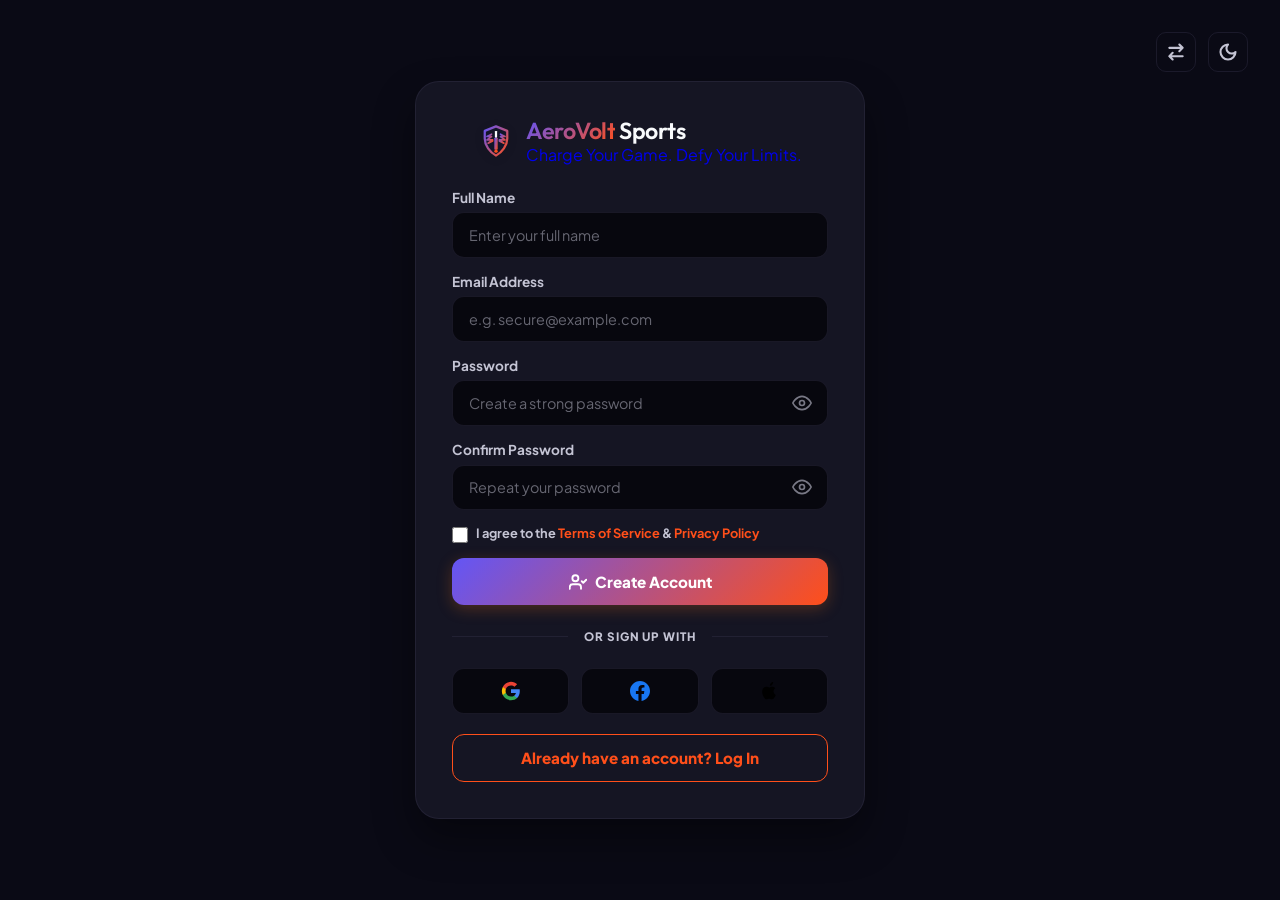
<file: registeration.html>
<!DOCTYPE html>
<html lang="en" data-theme="dark" dir="ltr">
<head>
    <meta charset="UTF-8">
    <meta name="viewport" content="width=device-width, initial-scale=1.0">
    <meta name="description" content="Register - AeroVolt Sports - Create an account to access custom prints, saved gear configurations, and order timelines.">
    <title>Register - AeroVolt Sports</title>
    
    <!-- Google Fonts: Outfit (headings) & Plus Jakarta Sans (body) -->
    <link rel="preconnect" href="https://fonts.googleapis.com">
    <link rel="preconnect" href="https://fonts.gstatic.com" crossorigin>
    <link href="https://fonts.googleapis.com/css2?family=Outfit:wght@400;500;600;700;800&family=Plus+Jakarta+Sans:wght@300;400;500;600;700;800&display=swap" rel="stylesheet">
    
    <style>
        /* ----------------------------------------------------
           1. DESIGN SYSTEM & CSS VARIABLES (Matches brands.html)
        ---------------------------------------------------- */
        :root[data-theme="light"] {
            --bg-page: hsl(220, 20%, 97%);
            --bg-navbar: hsla(220, 20%, 97%, 0.85);
            --bg-card: hsl(0, 0%, 100%);
            --bg-hover: hsl(245, 100%, 97%);
            --bg-dropdown: hsla(0, 0%, 100%, 0.92);
            --input-bg: hsl(220, 20%, 94%);
            
            --text-primary: hsl(245, 50%, 15%);
            --text-secondary: hsl(245, 20%, 35%);
            --text-muted: hsl(240, 10%, 55%);
            
            --primary: hsl(245, 75%, 52%);
            --primary-hover: hsl(245, 75%, 45%);
            --primary-glow: rgba(79, 70, 229, 0.15);
            
            --accent: hsl(14, 100%, 53%); /* Sunset Orange */
            --accent-hover: hsl(14, 100%, 45%);
            --accent-glow: rgba(249, 115, 22, 0.2);
            
            --border: hsla(245, 20%, 80%, 0.35);
            --border-hover: hsla(245, 20%, 70%, 0.5);
            --shadow-sm: 0 2px 8px rgba(79, 70, 229, 0.04);
            --shadow-md: 0 10px 30px rgba(79, 70, 229, 0.06);
            --shadow-lg: 0 20px 40px rgba(79, 70, 229, 0.08);
            
            --glass-blur: 16px;
        }

        :root[data-theme="dark"] {
            --bg-page: hsl(240, 35%, 6%);
            --bg-navbar: hsla(240, 35%, 6%, 0.85);
            --bg-card: hsl(240, 25%, 11%);
            --bg-hover: hsl(245, 30%, 18%);
            --bg-dropdown: hsla(240, 25%, 11%, 0.92);
            --input-bg: hsl(240, 35%, 4%);
            
            --text-primary: hsl(210, 40%, 98%);
            --text-secondary: hsl(240, 15%, 80%);
            --text-muted: hsl(240, 10%, 65%);
            
            --primary: hsl(245, 90%, 65%);
            --primary-hover: hsl(245, 90%, 72%);
            --primary-glow: rgba(129, 140, 248, 0.25);
            
            --accent: hsl(14, 100%, 55%); /* Neon Sunset Orange */
            --accent-hover: hsl(14, 100%, 48%);
            --accent-glow: rgba(249, 115, 22, 0.25);
            
            --border: hsla(245, 20%, 25%, 0.4);
            --border-hover: hsla(245, 20%, 35%, 0.5);
            --shadow-sm: 0 2px 8px rgba(0, 0, 0, 0.2);
            --shadow-md: 0 10px 30px rgba(0, 0, 0, 0.3);
            --shadow-lg: 0 20px 40px rgba(0, 0, 0, 0.4);
            
            --glass-blur: 16px;
        }

        /* Base Resets */
        *, *::before, *::after {
            box-sizing: border-box;
            margin: 0;
            padding: 0;
            transition: background-color 0.3s ease, border-color 0.3s ease, color 0.3s ease, box-shadow 0.3s ease;
        }

        body {
            font-family: 'Plus Jakarta Sans', sans-serif;
            background-color: var(--bg-page);
            color: var(--text-primary);
            min-height: 100vh;
            overflow-x: hidden;
            display: flex;
            align-items: center;
            justify-content: center;
            padding: 3rem 1.5rem;
            position: relative;
        }

        /* ----------------------------------------------------
           2. HEADER ACTION CONTROLS (Top Right)
        ---------------------------------------------------- */
        .header-controls {
            position: absolute;
            top: 2rem;
            inset-inline-end: 2rem;
            display: flex;
            align-items: center;
            gap: 0.75rem;
            z-index: 1000;
        }

        .action-btn {
            background: none;
            border: 1px solid var(--border);
            border-radius: 10px;
            color: var(--text-secondary);
            cursor: pointer;
            display: flex;
            align-items: center;
            justify-content: center;
            width: 40px;
            height: 40px;
            position: relative;
            overflow: hidden;
            transition: all 0.3s ease;
        }

        .action-btn:hover {
            border-color: var(--accent);
            color: var(--accent);
            background-color: var(--input-bg);
            transform: translateY(-1px);
        }

        .theme-toggle svg {
            width: 20px;
            height: 20px;
            position: absolute;
            transition: transform 0.5s cubic-bezier(0.34, 1.56, 0.64, 1), opacity 0.3s ease;
        }

        .theme-toggle .sun-icon {
            opacity: 1;
            transform: rotate(0deg) scale(1);
        }

        .theme-toggle .moon-icon {
            opacity: 0;
            transform: rotate(-90deg) scale(0);
        }

        :root[data-theme="dark"] .theme-toggle .sun-icon {
            opacity: 0;
            transform: rotate(90deg) scale(0);
        }

        :root[data-theme="dark"] .theme-toggle .moon-icon {
            opacity: 1;
            transform: rotate(0deg) scale(1);
        }

        .rtl-toggle svg {
            width: 20px;
            height: 20px;
        }

        /* ----------------------------------------------------
           3. REGISTRATION CARD CONTAINER
        ---------------------------------------------------- */
        .register-card {
            background-color: var(--bg-card);
            border: 1px solid var(--border);
            border-radius: 24px;
            padding: 2.25rem 2.25rem;
            width: 100%;
            max-width: 450px;
            box-shadow: var(--shadow-lg);
            display: flex;
            flex-direction: column;
            gap: 1.25rem;
            text-align: center;
            position: relative;
        }

        /* Logo Header */
        .logo-section {
            display: flex;
            align-items: center;
            justify-content: center;
            gap: 0.75rem;
            text-decoration: none;
            margin-bottom: 0.25rem;
            transition: transform 0.3s ease;
        }

        .logo-section:hover .logo-badge {
            transform: translateY(-2px) rotate(-3deg) scale(1.05);
            filter: drop-shadow(0 4px 12px var(--primary-glow));
        }

        .logo-badge {
            display: flex;
            align-items: center;
            justify-content: center;
            filter: drop-shadow(0 2px 4px rgba(0, 0, 0, 0.15));
            animation: bounce-slow 4s infinite ease-in-out;
        }

        .logo-text-wrapper {
            display: flex;
            flex-direction: column;
            align-items: flex-start;
        }

        .logo-title {
            font-family: 'Outfit', sans-serif;
            font-size: 1.45rem;
            font-weight: 800;
            color: var(--text-primary);
            line-height: 1.1;
            letter-spacing: -0.02em;
            display: flex;
            align-items: center;
            gap: 0.25rem;
        }

        .logo-title span.highlight {
            background: linear-gradient(135deg, var(--primary), var(--accent));
            -webkit-background-clip: text;
            -webkit-text-fill-color: transparent;
        }

        @keyframes bounce-slow {
            0%, 100% {
                transform: translateY(0) rotate(0deg);
            }
            50% {
                transform: translateY(-4px) rotate(5deg);
            }
        }

        /* Form elements */
        .register-form {
            display: flex;
            flex-direction: column;
            gap: 0.95rem;
            text-align: start;
        }

        .form-group {
            display: flex;
            flex-direction: column;
            gap: 0.4rem;
            position: relative;
        }

        .form-group label {
            font-size: 0.85rem;
            font-weight: 700;
            color: var(--text-secondary);
        }

        .input-wrapper {
            position: relative;
            display: flex;
            align-items: center;
            width: 100%;
        }

        .form-input {
            width: 100%;
            background-color: var(--input-bg);
            border: 1px solid var(--border);
            border-radius: 12px;
            padding: 0.8rem 1rem;
            font-family: inherit;
            font-size: 0.9rem;
            color: var(--text-primary);
            outline: none;
            transition: all 0.25s ease;
        }

        .form-input::placeholder {
            color: var(--text-secondary);
            opacity: 0.5;
        }

        .form-input:focus {
            border-color: var(--accent);
            box-shadow: 0 0 0 4px var(--accent-glow);
            background-color: var(--bg-card);
        }

        /* Eye Icon Switcher */
        .eye-toggle-btn {
            position: absolute;
            inset-inline-end: 1rem;
            background: none;
            border: none;
            color: var(--text-secondary);
            cursor: pointer;
            display: flex;
            align-items: center;
            justify-content: center;
            padding: 0;
            opacity: 0.6;
            transition: opacity 0.2s ease;
        }

        .eye-toggle-btn:hover {
            opacity: 1;
            color: var(--accent);
        }

        .eye-toggle-btn svg {
            width: 20px;
            height: 20px;
        }

        /* Options Row (Terms Agreement) */
        .checkbox-row {
            display: flex;
            align-items: flex-start;
            font-size: 0.8rem;
            font-weight: 700;
            line-height: 1.4;
        }

        .checkbox-container {
            display: flex;
            align-items: flex-start;
            gap: 0.5rem;
            cursor: pointer;
            color: var(--text-secondary);
            user-select: none;
        }

        .checkbox-container input {
            accent-color: var(--accent);
            width: 16px;
            height: 16px;
            border-radius: 4px;
            cursor: pointer;
            margin-top: 0.1rem;
            flex-shrink: 0;
        }

        .terms-link {
            color: var(--accent);
            text-decoration: none;
            transition: color 0.2s ease;
        }

        .terms-link:hover {
            color: var(--accent-hover);
            text-decoration: underline;
        }

        /* Submit Button */
        .submit-btn {
            background: linear-gradient(135deg, var(--primary), var(--accent));
            color: #ffffff;
            font-family: inherit;
            font-size: 0.95rem;
            font-weight: 800;
            border: none;
            border-radius: 12px;
            padding: 0.85rem 1.5rem;
            cursor: pointer;
            display: flex;
            align-items: center;
            justify-content: center;
            gap: 0.5rem;
            box-shadow: 0 4px 15px var(--accent-glow);
            transition: all 0.3s cubic-bezier(0.25, 0.8, 0.25, 1);
        }

        .submit-btn:hover {
            box-shadow: 0 8px 24px var(--accent-glow);
            transform: translateY(-1.5px);
            filter: brightness(1.05);
        }

        .submit-btn svg {
            width: 18px;
            height: 18px;
            stroke-width: 2.5;
        }

        /* Divider */
        .divider {
            display: flex;
            align-items: center;
            justify-content: center;
            gap: 1rem;
            font-size: 0.725rem;
            font-weight: 800;
            color: var(--text-secondary);
            text-transform: uppercase;
            letter-spacing: 0.08em;
            margin: 0.25rem 0;
        }

        .divider::before, .divider::after {
            content: '';
            flex: 1;
            height: 1px;
            background-color: var(--border);
        }

        /* Social buttons */
        .social-row {
            display: grid;
            grid-template-columns: repeat(3, 1fr);
            gap: 0.75rem;
        }

        .social-btn {
            background-color: var(--input-bg);
            border: 1px solid var(--border);
            border-radius: 12px;
            height: 46px;
            display: flex;
            align-items: center;
            justify-content: center;
            cursor: pointer;
            transition: all 0.25s ease;
        }

        .social-btn:hover {
            border-color: var(--accent);
            background-color: var(--bg-card);
            transform: translateY(-1px);
        }

        .social-btn svg {
            width: 20px;
            height: 20px;
            fill: currentColor;
        }

        /* Create Account outline button */
        .login-redirect-btn {
            background: none;
            border: 1.5px solid var(--accent);
            color: var(--accent);
            font-family: inherit;
            font-size: 0.95rem;
            font-weight: 800;
            border-radius: 12px;
            padding: 0.85rem 1.5rem;
            cursor: pointer;
            text-decoration: none;
            display: flex;
            align-items: center;
            justify-content: center;
            transition: all 0.3s ease;
        }

        .login-redirect-btn:hover {
            background-color: var(--accent-glow);
            box-shadow: 0 4px 15px var(--accent-glow);
            transform: translateY(-1px);
        }

        /* ----------------------------------------------------
           4. RESPONSIVE LAYOUTS
        ---------------------------------------------------- */
        @media (max-width: 480px) {
            body {
                display: flex;
                flex-direction: column;
                justify-content: flex-start !important;
                padding: 5.5rem 1rem 2rem 1rem !important;
            }

            .register-card {
                padding: 2.25rem 1.5rem;
                gap: 1.5rem;
            }

            .header-controls {
                top: 1.5rem;
                inset-inline-end: 1rem;
            }
        }
    
        /* ====================================================
           GLOBAL RESPONSIVENESS OVERRIDES
        ==================================================== */
        *, *::before, *::after {
            box-sizing: border-box !important;
        }
        
        html, body {
            max-width: 100% !important;
            overflow-x: hidden !important;
            width: 100% !important;
        }

        img, video, iframe {
            max-width: 100% !important;
            height: auto !important;
        }

        @media (max-width: 1024px) {
            .hero-grid, .telemetry-grid, .materials-grid, .calendar-grid, .radar-grid, .booking-grid, 
            .about-hero-grid, .collage-container, .why-diagonal-grid, .orbit-container, .location-section-grid,
            .custom-hero-grid, .custom-step-grid, .custom-benefits-grid, .bulk-hero-grid, .steps-grid, 
            .benefits-grid, .blog-hero-grid, .blog-featured-grid, .blog-archive-grid, .contact-hero-grid, 
            .contact-form-grid, .brands-hero-grid, .brands-showcase-grid,
            .accessories-grid, .athletes-flex-row, .audit-layout, .calendar-phase-specs, .catalog-grid, 
            .circle-spec-grid, .configurator-card, .flex-grid-wrapper, .grid-container, .material-layout, 
            .quiz-card, .quiz-row, .testimonial-card, .vault-hero-grid, .wizard-row {
                grid-template-columns: 1fr !important;
                gap: 2.5rem !important;
            }
            
            section, .home-section, .about-body, .custom-body, .orders-body, .blog-body, .contact-body, .brands-body {
                padding: 4rem 1.5rem !important;
            }

            /* Responsive Footer overrides (Laptop & Tablet viewports) */
            .footer-container {
                grid-template-columns: 1fr !important;
                gap: 2.5rem !important;
            }
            .brand-col {
                grid-column: span 1 !important;
                text-align: start !important;
                align-items: flex-start !important;
                margin-bottom: 0 !important;
            }
            .brand-col .footer-desc,
            .brand-col .brand-desc {
                margin-inline-start: 0 !important;
                margin-inline-end: auto !important;
                text-align: start !important;
            }
            .brand-col .social-links {
                justify-content: flex-start !important;
            }
            .footer-col {
                text-align: start !important;
            }
            .footer-col ul {
                padding: 0 !important;
            }
            .footer-col ul li {
                justify-content: flex-start !important;
            }
            .footer-bottom-container {
                flex-direction: column !important;
                align-items: flex-start !important;
                text-align: start !important;
                gap: 1rem !important;
            }
            .footer-bottom-links {
                justify-content: flex-start !important;
                flex-wrap: wrap !important;
                gap: 1rem !important;
            }
        }

        /* 768px Breakpoint (Tablets) */
        @media (max-width: 768px) {
            section, .home-section, .about-body, .custom-body, .orders-body, .blog-body, .contact-body, .brands-body {
                padding: 3rem 1.25rem !important;
            }
            
            h1, .hero-title-main {
                font-size: 2.5rem !important;
                line-height: 1.2 !important;
            }
            
            h2, .section-title {
                font-size: 1.85rem !important;
                line-height: 1.25 !important;
            }
            
            h3 {
                font-size: 1.5rem !important;
            }
            
            /* Navbar adjustments */
            .desktop-nav {
                display: none !important;
            }
            
            .mobile-hamburger {
                display: flex !important;
            }

            .logo-title {
                font-size: 1.15rem !important;
            }

            /* Responsive Footer overrides */
            .footer-container {
                grid-template-columns: 1fr !important;
                gap: 2.5rem !important;
            }
            .brand-col {
                grid-column: span 1 !important;
                text-align: start !important;
                align-items: flex-start !important;
                margin-bottom: 0 !important;
            }
            .brand-col .footer-desc,
            .brand-col .brand-desc {
                margin-inline-start: 0 !important;
                margin-inline-end: auto !important;
                text-align: start !important;
            }
            .brand-col .social-links {
                justify-content: flex-start !important;
            }
            .footer-col {
                text-align: start !important;
            }
            .footer-col ul {
                padding: 0 !important;
            }
            .footer-col ul li {
                justify-content: flex-start !important;
            }
            .footer-bottom-container {
                flex-direction: column !important;
                align-items: flex-start !important;
                text-align: start !important;
                gap: 1rem !important;
            }
            .footer-bottom-links {
                justify-content: flex-start !important;
                flex-wrap: wrap !important;
                gap: 1rem !important;
            }
        }

        /* 480px Breakpoint (Mobile Portrait) */
        @media (max-width: 480px) {
            section, .home-section, .about-body, .custom-body, .orders-body, .blog-body, .contact-body, .brands-body {
                padding: 2.5rem 1rem !important;
            }
            
            h1, .hero-title-main {
                font-size: 2rem !important;
            }
            
            h2, .section-title {
                font-size: 1.6rem !important;
            }
            
            .btn-primary, .btn-secondary, .btn-accent, button.btn-primary, button.btn-secondary {
                width: 100% !important;
                text-align: center;
                justify-content: center;
            }
            
            .social-links {
                justify-content: center;
                flex-wrap: wrap;
            }
            
            .logo-tagline {
                display: none !important;
            }

            /* Telemetry & Circular Selector & Orbit Alignments */
            .circular-selector-container, .orbit-visual-box {
                transform: scale(0.85) !important;
                margin: -1.5rem auto !important;
            }
            .telemetry-tabs {
                display: flex !important;
                flex-wrap: wrap !important;
                justify-content: center !important;
                gap: 0.5rem !important;
                margin-bottom: 1.5rem !important;
            }
            .tab-trigger {
                padding: 0.5rem 0.75rem !important;
                font-size: 0.75rem !important;
                flex: 1 1 calc(33.333% - 0.5rem) !important;
                min-width: 75px !important;
                text-align: center !important;
            }
            .telemetry-readouts {
                grid-template-columns: repeat(auto-fit, minmax(110px, 1fr)) !important;
                gap: 0.75rem !important;
            }
        }

        /* 320px Breakpoint (Small Mobile Screen) */
        @media (max-width: 320px) {
            section, .home-section, .about-body, .custom-body, .orders-body, .blog-body, .contact-body, .brands-body {
                padding: 2rem 0.75rem !important;
            }
            
            h1, .hero-title-main {
                font-size: 1.75rem !important;
            }
            
            h2, .section-title {
                font-size: 1.45rem !important;
            }

            .logo-title {
                font-size: 1rem !important;
            }
            
            /* Force absolute overflow prevention */
            * {
                word-wrap: break-word !important;
                overflow-wrap: break-word !important;
            }

            /* Telemetry & Circular Selector & Orbit Alignments */
            .circular-selector-container, .orbit-visual-box {
                transform: scale(0.75) !important;
                margin: -2.5rem auto !important;
            }
            .telemetry-dashboard {
                padding: 0.85rem !important;
            }
            .tab-trigger {
                font-size: 0.7rem !important;
                padding: 0.4rem 0.5rem !important;
            }
        }
    
        /* Hamburger custom SVG toggle button styling */
        .hamburger {
            align-items: center !important;
            justify-content: center !important;
            width: 40px !important;
            height: 40px !important;
            background-color: var(--bg-card) !important;
            border: 1px solid var(--border) !important;
            border-radius: 10px !important;
            cursor: pointer !important;
            padding: 0 !important;
            z-index: 1100 !important;
        }
        .hamburger svg {
            width: 20px !important;
            height: 20px !important;
            color: var(--text-secondary) !important;
            transition: transform 0.3s ease !important;
        }
        .hamburger:hover svg {
            color: var(--primary) !important;
            transform: scale(1.05) !important;
        }

        /* ----------------------------------------------------
           10. TYPOGRAPHY CONSISTENCY OVERRIDES
        ---------------------------------------------------- */
        h1, h2, h3, h4, h5, h6,
        .hero-title-main, .section-title, .pro-card-title, .logo-title, .athlete-card-name, .sport-title, .product-name, .category-name, .offer-title, .modal-title, .blog-section-title, .snap-card-title, .blog-post-title, .lab-panel-title, .calendar-phase-title, .config-title, .custom-step-title, .benefit-card-title, .contact-card-title {
            font-weight: 600 !important;
        }
        p, .section-desc, .hero-desc, .offer-desc, .modal-desc, .product-desc, .athlete-card-formula, .card-formula, .about-story-text, .kit-spec-node span, .spec-item span, .contact-card-desc {
            font-weight: 450 !important;
        }
        .section-tag, .product-badge, .offer-badge, .athlete-sport-badge, .hero-badge, .blog-badge, .orders-badge, .preview-season-badge {
            display: inline-flex !important;
            align-items: center !important;
            justify-content: center !important;
            line-height: 1 !important;
            padding: 0.55rem 1.2rem !important;
            height: auto !important;
            box-sizing: border-box !important;
        }
</style>
    <link rel="icon" type="image/svg+xml" href="images/favicon.svg">
    <link rel="icon" type="image/png" href="images/favicon.png">
</head>
<body>

    <!-- Top Right Controls -->
    <div class="header-controls">
        <!-- RTL Swap Toggle -->
        <button class="action-btn rtl-toggle" id="rtl-toggle-btn" aria-label="Toggle Layout Direction LTR to RTL">
            <svg viewBox="0 0 24 24" fill="none" stroke="currentColor" stroke-width="2.5" stroke-linecap="round" stroke-linejoin="round">
                <path d="M20 17H4M4 17L8 13M4 17L8 21M4 7H20M20 7L16 3M20 7L16 11"></path>
            </svg>
        </button>

        <!-- Theme Toggle -->
        <button class="action-btn theme-toggle" id="theme-toggle-btn" aria-label="Toggle Dark Mode">
            <svg class="sun-icon" fill="none" stroke="currentColor" stroke-width="2.5" viewBox="0 0 24 24" stroke-linecap="round" stroke-linejoin="round">
                <circle cx="12" cy="12" r="4"></circle>
                <path d="M12 2v2"></path>
                <path d="M12 20v2"></path>
                <path d="M4.93 4.93l1.41 1.41"></path>
                <path d="M17.66 17.66l1.41 1.41"></path>
                <path d="M2 12h2"></path>
                <path d="M20 12h2"></path>
                <path d="M6.34 17.66l-1.41 1.41"></path>
                <path d="M19.07 4.93l-1.41 1.41"></path>
            </svg>
            <svg class="moon-icon" fill="none" stroke="currentColor" stroke-width="2.5" viewBox="0 0 24 24" stroke-linecap="round" stroke-linejoin="round">
                <path d="M12 3a6.364 6.364 0 0 0 9 9 9 9 0 1 1-9-9Z"></path>
            </svg>
        </button>
    </div>

    <!-- Centered Register Card -->
    <div class="register-card">
        <!-- Logo -->
        <a href="index.html" class="logo-section" aria-label="AeroVolt Sports Lab Home">
            <div class="logo-badge" aria-hidden="true">
                <svg class="logo-icon-svg" viewBox="0 0 32 32" width="36" height="36" fill="none" xmlns="http://www.w3.org/2000/svg" style="display: block; overflow: visible;">
                    <defs>
                        <linearGradient id="logoGrad" x1="0%" y1="0%" x2="100%" y2="100%">
                            <stop offset="0%" stop-color="var(--primary)"></stop>
                            <stop offset="100%" stop-color="var(--accent)"></stop>
                        </linearGradient>
                    </defs>
                    <path d="M16 3 L26 7 V14 C26 20 21.5 26 16 29 C10.5 26 6 20 6 14 V7 L16 3 Z" stroke="url(#logoGrad)" stroke-width="2" stroke-linejoin="round" fill="rgba(10, 88, 245, 0.04)"></path>
                    <path d="M12 10 L8 12 H12 L8 15 H13 L9 18 L13 16" stroke="url(#logoGrad)" stroke-width="1.5" stroke-linecap="round" stroke-linejoin="round"></path>
                    <path d="M20 10 L24 12 H20 L24 15 H19 L23 18 L19 16" stroke="url(#logoGrad)" stroke-width="1.5" stroke-linecap="round" stroke-linejoin="round"></path>
                    <rect x="15" y="7" width="2" height="6" rx="0.5" fill="var(--text-primary)"></rect>
                    <path d="M14.5 13.5 C14.5 13 17.5 13 17.5 13.5 V23 C17.5 24 14.5 24 14.5 23 Z" fill="url(#logoGrad)"></path>
                    <circle cx="16" cy="25" r="1.5" fill="var(--accent)"></circle>
                </svg>
            </div>
            <div class="logo-text-wrapper">
                <h1 class="logo-title"><span class="highlight">AeroVolt</span> Sports</h1>
                <span class="logo-tagline">Charge Your Game. Defy Your Limits.</span>
            </div>
        </a>

        <!-- Form -->
        <form class="register-form" onsubmit="event.preventDefault(); alert('Registration Simulation Successful!');">
            <!-- Full Name -->
            <div class="form-group">
                <label for="register-fullname">Full Name</label>
                <div class="input-wrapper">
                    <input type="text" id="register-fullname" class="form-input" placeholder="Enter your full name" required autocomplete="name">
                </div>
            </div>

            <!-- Email Address -->
            <div class="form-group">
                <label for="register-email">Email Address</label>
                <div class="input-wrapper">
                    <input type="email" id="register-email" class="form-input" placeholder="e.g. secure@example.com" required autocomplete="email">
                </div>
            </div>

            <!-- Password -->
            <div class="form-group">
                <label for="register-password">Password</label>
                <div class="input-wrapper">
                    <input type="password" id="register-password" class="form-input" placeholder="Create a strong password" required autocomplete="new-password">
                    <button type="button" class="eye-toggle-btn" id="password-eye-btn" aria-label="Show password">
                        <svg fill="none" stroke="currentColor" stroke-width="2" viewBox="0 0 24 24" stroke-linecap="round" stroke-linejoin="round">
                            <path d="M1 12s4-8 11-8 11 8 11 8-4 8-11 8-11-8-11-8z"></path>
                            <circle cx="12" cy="12" r="3"></circle>
                        </svg>
                    </button>
                </div>
            </div>

            <!-- Confirm Password -->
            <div class="form-group">
                <label for="register-confirmpassword">Confirm Password</label>
                <div class="input-wrapper">
                    <input type="password" id="register-confirmpassword" class="form-input" placeholder="Repeat your password" required autocomplete="new-password">
                    <button type="button" class="eye-toggle-btn" id="confirmpassword-eye-btn" aria-label="Show confirm password">
                        <svg fill="none" stroke="currentColor" stroke-width="2" viewBox="0 0 24 24" stroke-linecap="round" stroke-linejoin="round">
                            <path d="M1 12s4-8 11-8 11 8 11 8-4 8-11 8-11-8-11-8z"></path>
                            <circle cx="12" cy="12" r="3"></circle>
                        </svg>
                    </button>
                </div>
            </div>

            <!-- Terms Agreement Checkbox -->
            <div class="checkbox-row">
                <label class="checkbox-container">
                    <input type="checkbox" id="agree-terms-chk" required>
                    <span>I agree to the <a href="#" class="terms-link">Terms of Service</a> & <a href="#" class="terms-link">Privacy Policy</a></span>
                </label>
            </div>

            <!-- Submit Button -->
            <button type="submit" class="submit-btn">
                <svg fill="none" stroke="currentColor" viewBox="0 0 24 24" stroke-linecap="round" stroke-linejoin="round">
                    <path d="M16 21v-2a4 4 0 0 0-4-4H5a4 4 0 0 0-4 4v2"></path>
                    <circle cx="8.5" cy="7" r="4"></circle>
                    <polyline points="17 11 19 13 23 9"></polyline>
                </svg>
                <span>Create Account</span>
            </button>
        </form>

        <!-- Divider -->
        <div class="divider">Or Sign Up With</div>

        <!-- Social Row -->
        <div class="social-row">
            <!-- Google -->
            <button type="button" class="social-btn" aria-label="Sign up with Google">
                <svg viewBox="0 0 24 24" fill="currentColor">
                    <path d="M22.56 12.25c0-.78-.07-1.53-.2-2.25H12v4.26h5.92c-.26 1.37-1.04 2.53-2.21 3.31v2.77h3.57c2.08-1.92 3.28-4.74 3.28-8.09z" fill="#4285F4"/>
                    <path d="M12 23c2.97 0 5.46-.98 7.28-2.66l-3.57-2.77c-.98.66-2.23 1.06-3.71 1.06-2.86 0-5.29-1.93-6.16-4.53H2.18v2.84C3.99 20.53 7.7 23 12 23z" fill="#34A853"/>
                    <path d="M5.84 14.09c-.22-.66-.35-1.36-.35-2.09s.13-1.43.35-2.09V7.06H2.18C1.43 8.55 1 10.22 1 12s.43 3.45 1.18 4.94l2.85-2.22.81-.63z" fill="#FBBC05"/>
                    <path d="M12 5.38c1.62 0 3.06.56 4.21 1.64l3.15-3.15C17.45 2.09 14.97 1 12 1 7.7 1 3.99 3.47 2.18 7.06l3.66 2.84c.87-2.6 3.3-4.52 6.16-4.52z" fill="#EA4335"/>
                </svg>
            </button>

            <!-- Facebook -->
            <button type="button" class="social-btn" aria-label="Sign up with Facebook" style="color: #1877f2;">
                <svg viewBox="0 0 24 24" fill="currentColor">
                    <path d="M24 12.073c0-6.627-5.373-12-12-12s-12 5.373-12 12c0 5.99 4.388 10.954 10.125 11.854v-8.385H7.078v-3.47h3.047V9.43c0-3.007 1.792-4.669 4.533-4.669 1.312 0 2.686.235 2.686.235v2.953H15.83c-1.491 0-1.956.925-1.956 1.874v2.25h3.328l-.532 3.47h-2.796v8.385C19.612 23.027 24 18.062 24 12.073z"/>
                </svg>
            </button>

            <!-- Apple -->
            <button type="button" class="social-btn" aria-label="Sign up with Apple">
                <svg viewBox="0 0 24 24" fill="currentColor">
                    <path d="M18.71 19.5c-.83 1.24-1.71 2.45-3.05 2.47-1.34.03-1.77-.79-3.29-.79-1.53 0-2 .77-3.27.82-1.31.05-2.3-1.32-3.14-2.53C4.25 17 2.94 12.45 4.7 9.39c.87-1.52 2.43-2.48 4.12-2.51 1.28-.02 2.5.87 3.29.87.78 0 2.26-1.07 3.81-.91.65.03 2.47.26 3.64 1.98-.09.06-2.17 1.28-2.15 3.81.03 3.02 2.65 4.03 2.68 4.04-.03.07-.42 1.44-1.38 2.83M15.97 4.17c.66-.81 1.11-1.93.99-3.06-.96.04-2.13.64-2.82 1.45-.6.69-1.12 1.82-.98 2.92.1.08 2.15.51 2.81-1.31z"/>
                </svg>
            </button>
        </div>

        <!-- Already have account Button -->
        <a href="login.html" class="login-redirect-btn">Already have an account? Log In</a>
    </div>

    <!-- ----------------------------------------------------
       5. INTERACTIVITY CONTROLLER (JAVASCRIPT)
    ----------------------------------------------------- -->
    <script>
        document.addEventListener("DOMContentLoaded", () => {
            // --- Contextual Active Navbar Highlight ---
            const currentPath = window.location.pathname.split("/").pop() || "index.html";
            const navLinks = document.querySelectorAll(".nav-menu .nav-link");
            navLinks.forEach(link => {
                const href = link.getAttribute("href");
                link.parentElement.classList.remove("active");
                
                if (href === currentPath) {
                    link.parentElement.classList.add("active");
                } else if ((currentPath === "index.html" || currentPath === "home 2.html" || currentPath === "") && link.textContent.trim().includes("Home")) {
                    link.parentElement.classList.add("active");
                }
            });

            const htmlElement = document.documentElement;

            // --- Theme Controller (Light/Dark Mode) ---
            const themeToggleBtn = document.getElementById("theme-toggle-btn");
            const savedTheme = localStorage.getItem("theme") || "dark";
            htmlElement.setAttribute("data-theme", savedTheme);

            if (themeToggleBtn) {
                themeToggleBtn.addEventListener("click", () => {
                    const currentTheme = htmlElement.getAttribute("data-theme");
                    const nextTheme = currentTheme === "dark" ? "light" : "dark";
                    htmlElement.setAttribute("data-theme", nextTheme);
                    localStorage.setItem("theme", nextTheme);
                });
            }

            // --- Layout Controller (RTL / LTR) ---
            const rtlToggleBtn = document.getElementById("rtl-toggle-btn");
            if (rtlToggleBtn) {
                rtlToggleBtn.addEventListener("click", () => {
                    const currentDir = htmlElement.getAttribute("dir") || "ltr";
                    if (currentDir === "ltr") {
                        htmlElement.setAttribute("dir", "rtl");
                        htmlElement.setAttribute("lang", "ar");
                    } else {
                        htmlElement.setAttribute("dir", "ltr");
                        htmlElement.setAttribute("lang", "en");
                    }
                });
            }

            // --- Password Show/Hide Toggle ---
            const setupPasswordToggle = (inputId, eyeBtnId) => {
                const passwordInput = document.getElementById(inputId);
                const eyeBtn = document.getElementById(eyeBtnId);

                if (eyeBtn && passwordInput) {
                    eyeBtn.addEventListener("click", () => {
                        const type = passwordInput.getAttribute("type") === "password" ? "text" : "password";
                        passwordInput.setAttribute("type", type);
                        
                        eyeBtn.innerHTML = type === "password" ? `
                            <svg fill="none" stroke="currentColor" stroke-width="2" viewBox="0 0 24 24" stroke-linecap="round" stroke-linejoin="round">
                                <path d="M1 12s4-8 11-8 11 8 11 8-4 8-11 8-11-8-11-8z"></path>
                                <circle cx="12" cy="12" r="3"></circle>
                            </svg>
                        ` : `
                            <svg fill="none" stroke="currentColor" stroke-width="2" viewBox="0 0 24 24" stroke-linecap="round" stroke-linejoin="round">
                                <path d="M17.94 17.94A10.07 10.07 0 0 1 12 20c-7 0-11-8-11-8a18.45 18.45 0 0 1 5.06-5.94M9.9 4.24A9.12 9.12 0 0 1 12 4c7 0 11 8 11 8a18.5 18.5 0 0 1-2.16 3.19m-6.72-1.07a3 3 0 1 1-4.24-4.24"></path>
                                <line x1="1" y1="1" x2="23" y2="23"></line>
                            </svg>
                        `;
                    });
                }
            };

            setupPasswordToggle("register-password", "password-eye-btn");
            setupPasswordToggle("register-confirmpassword", "confirmpassword-eye-btn");
        });
    </script>
</body>
</html>
</file>
